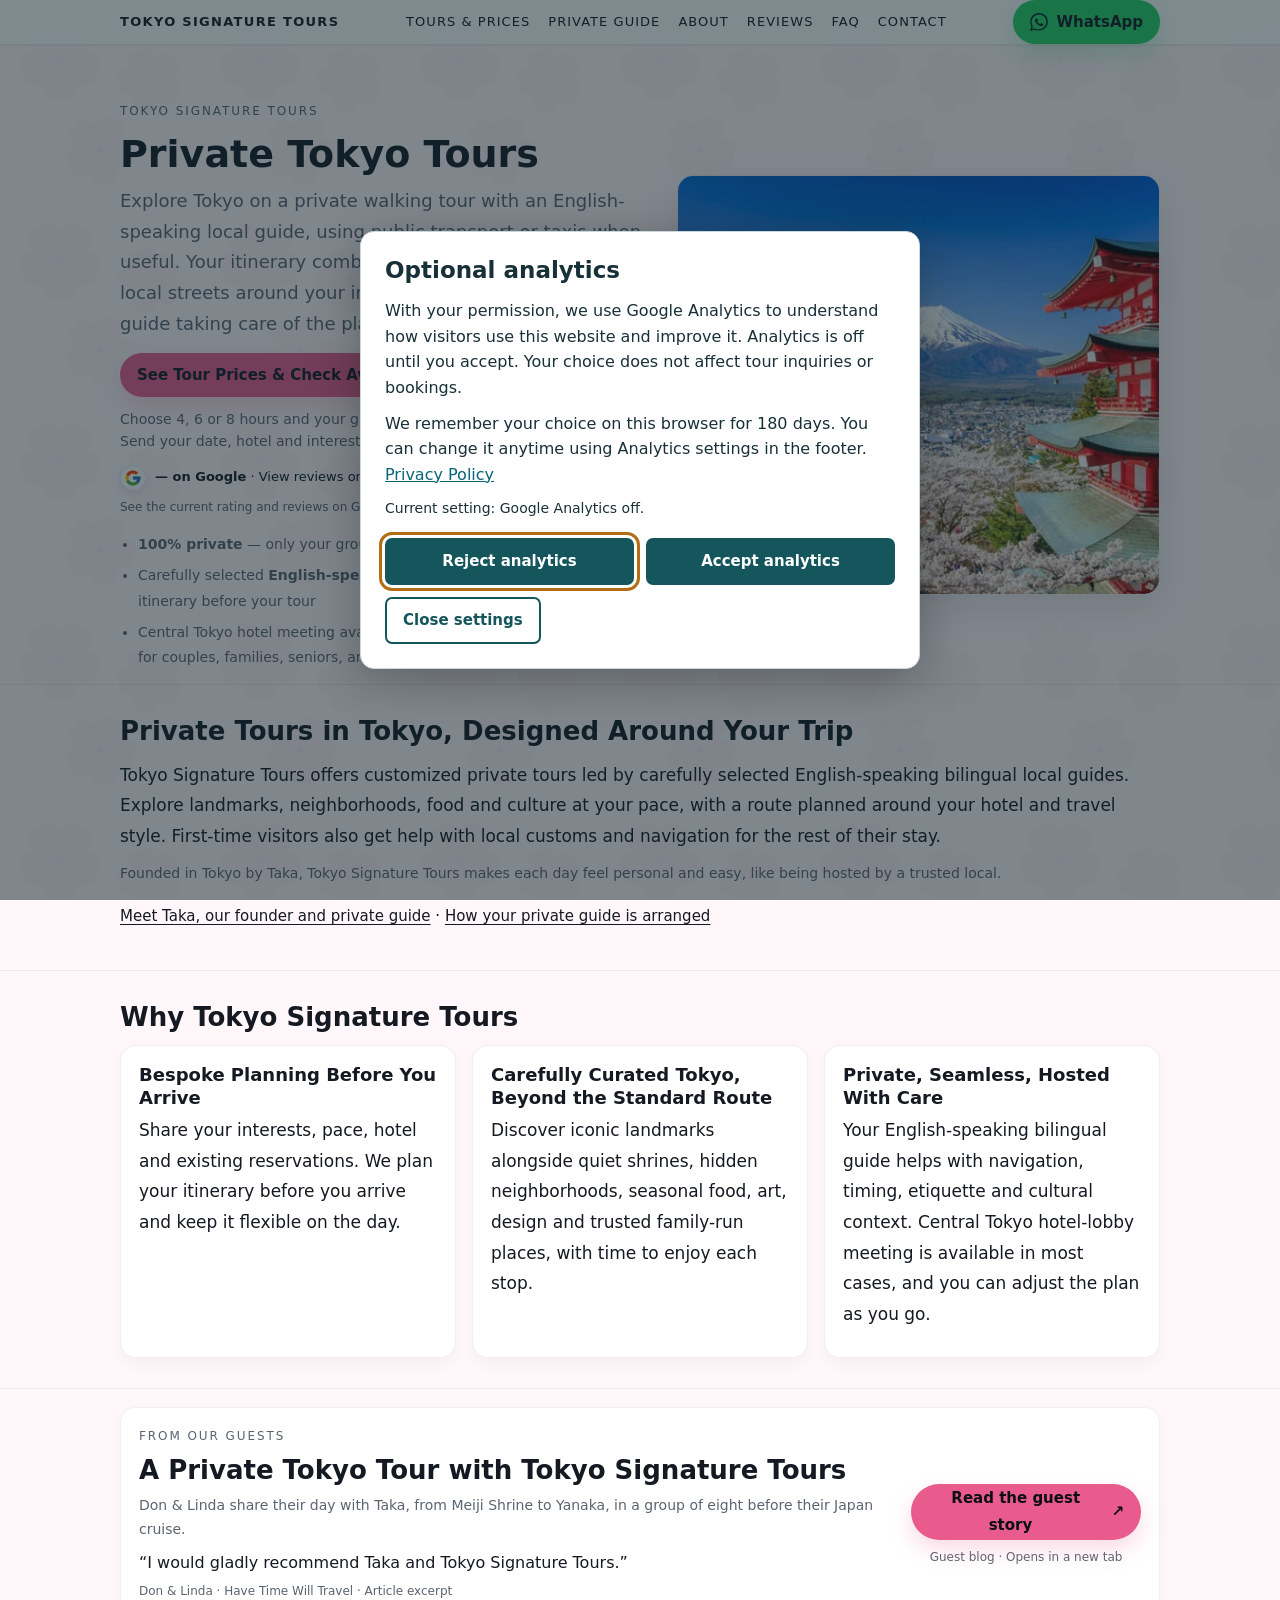
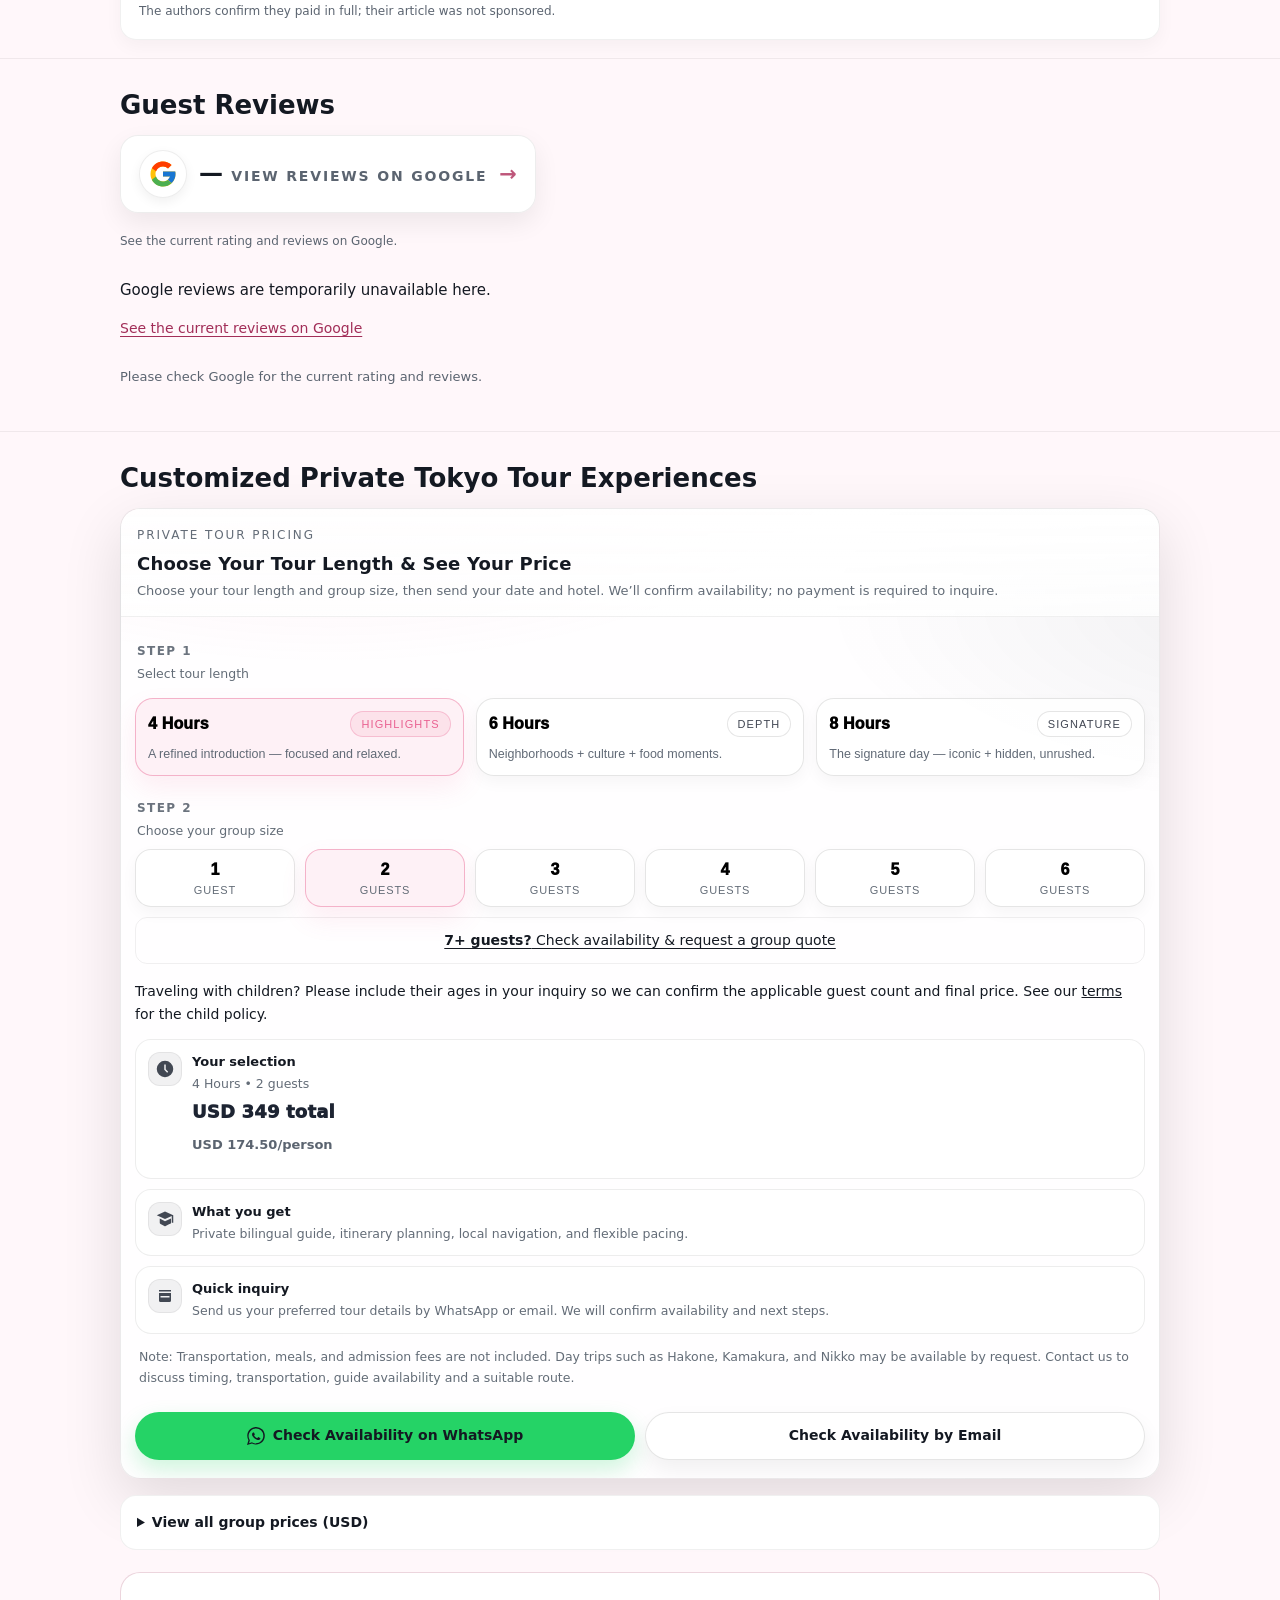
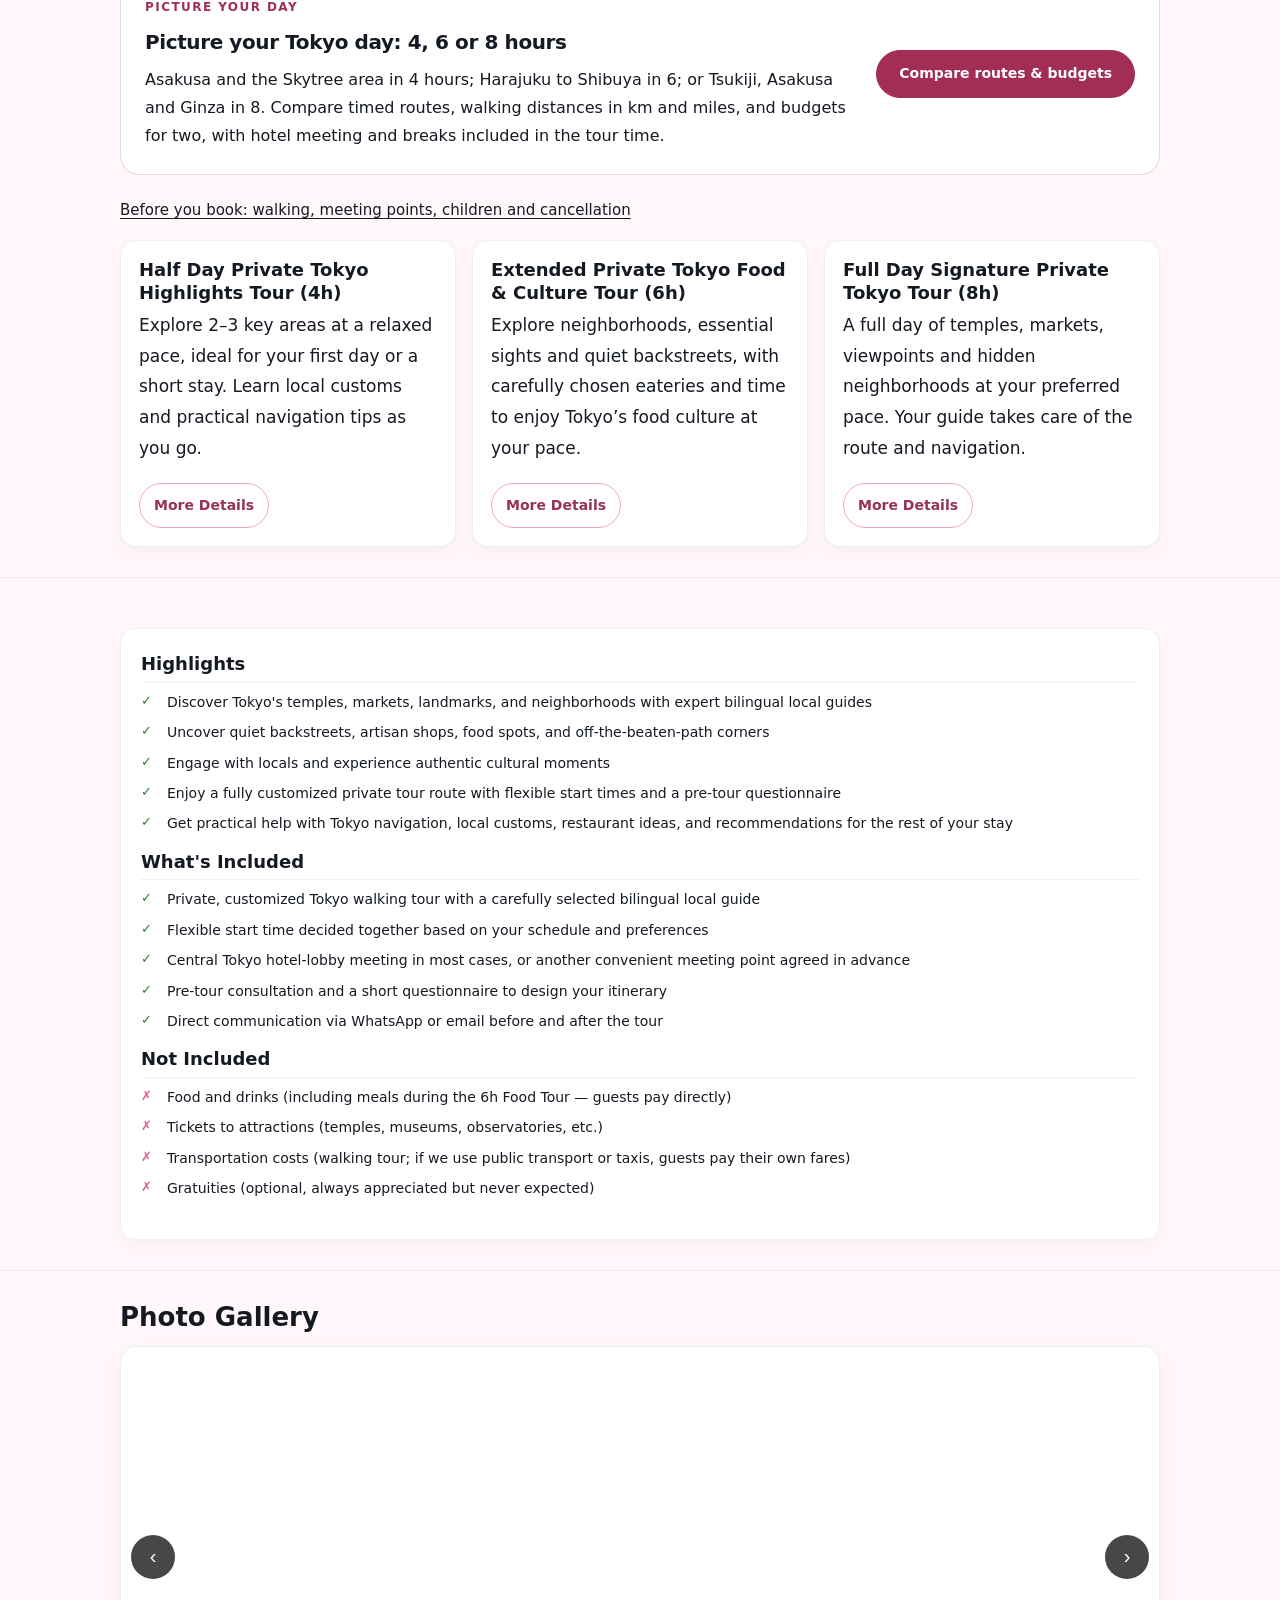
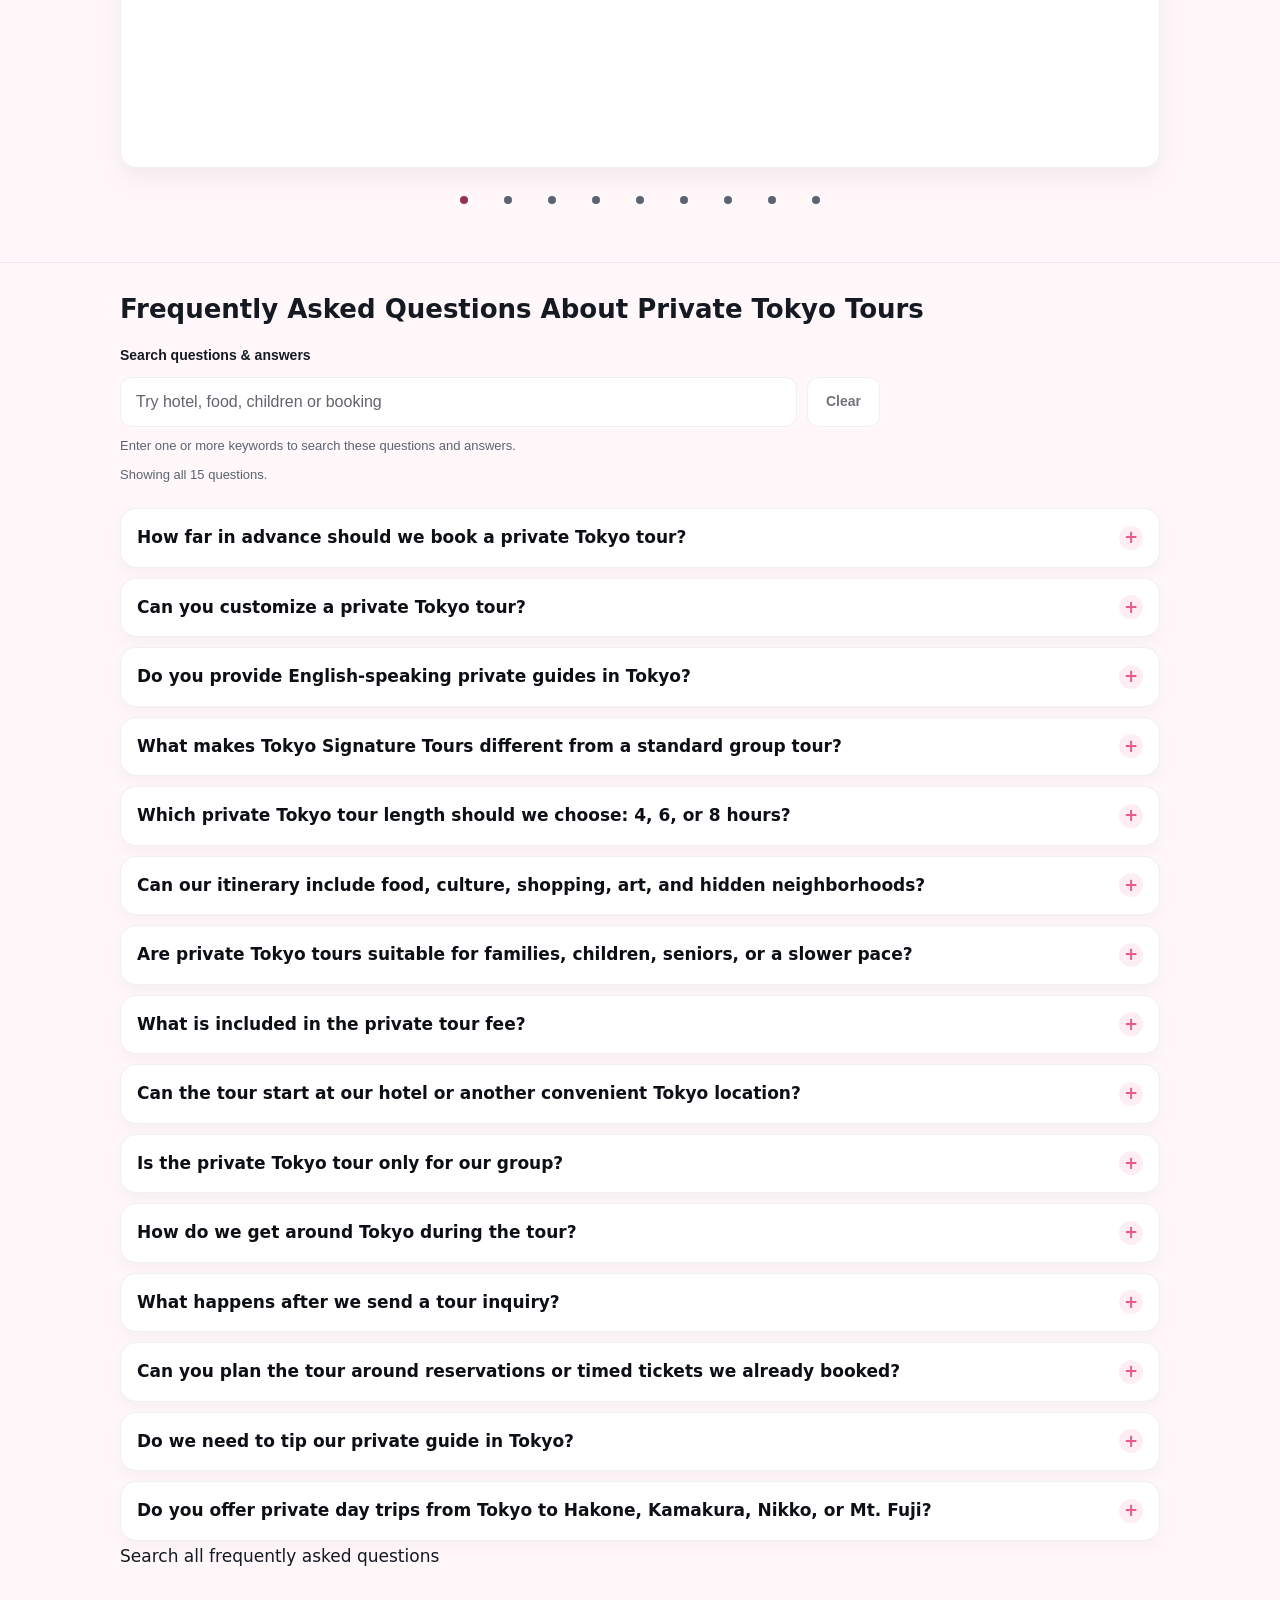
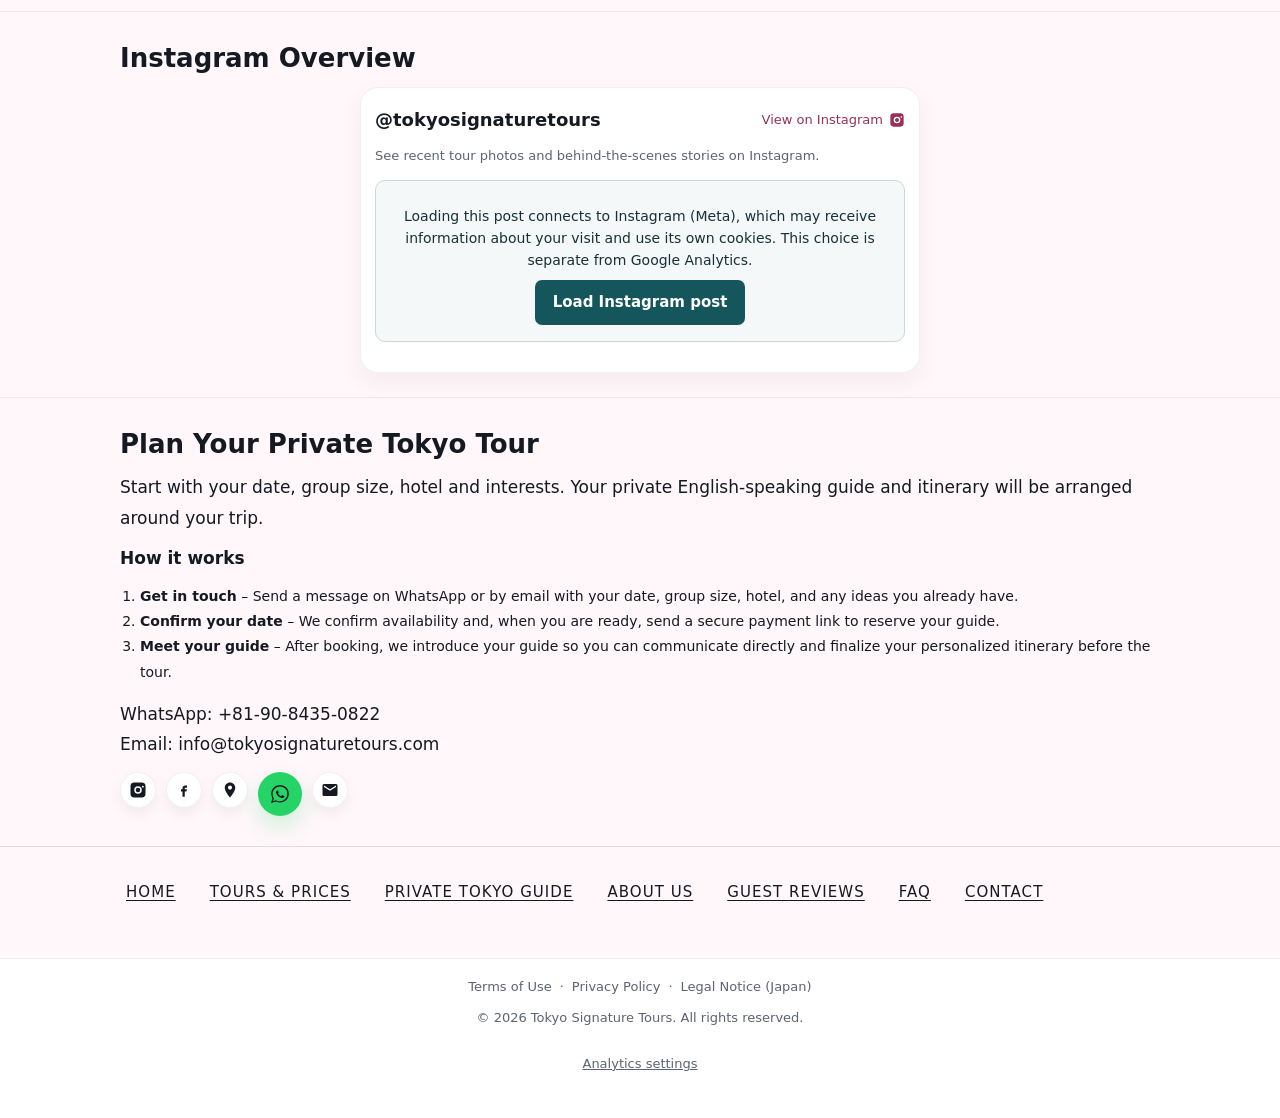
<file: index.html>
<!DOCTYPE html>
<html lang="en">
<head>
  <meta charset="utf-8" />
<script src="/assets/consent.js?v=20261119-consent" data-tst-analytics-page="true" defer></script>
  <meta name="viewport" content="width=device-width, initial-scale=1, viewport-fit=cover" />
  <title>Private Tokyo Tours &amp; English-Speaking Guides | Tokyo Signature Tours</title>
<link rel="canonical" href="https://tokyosignaturetours.com/" />
<link rel="icon" type="image/png" sizes="512x512" href="/favicon.png" />
<meta property="og:title" content="Private Tokyo Tours &amp; English-Speaking Guides | Tokyo Signature Tours" />
<meta property="og:description" content="Private Tokyo walking tours with an English-speaking guide. Choose 4, 6 or 8 hours. From USD 349 total for 2 guests (4 hours); transport and tickets extra." />
<meta property="og:type" content="website" />
<meta property="og:url" content="https://tokyosignaturetours.com/" />
<meta property="og:site_name" content="Tokyo Signature Tours" />
<meta property="og:locale" content="en_US" />
<meta property="og:image" content="https://tokyosignaturetours.com/tokyo-signature-tours-og-image.jpg" />
<meta property="og:image:type" content="image/jpeg" />
<meta property="og:image:width" content="1200" />
<meta property="og:image:height" content="630" />
<meta property="og:image:alt" content="Tokyo Signature Tours title over cherry blossoms, a red pagoda and a snow-capped mountain" />
<meta name="twitter:card" content="summary_large_image" />
<meta name="twitter:title" content="Private Tokyo Tours &amp; English-Speaking Guides | Tokyo Signature Tours" />
<meta name="twitter:description" content="Private Tokyo walking tours with an English-speaking guide. Choose 4, 6 or 8 hours. From USD 349 total for 2 guests (4 hours); transport and tickets extra." />
<meta name="twitter:image" content="https://tokyosignaturetours.com/tokyo-signature-tours-og-image.jpg" />
<meta name="twitter:image:alt" content="Tokyo Signature Tours title over cherry blossoms, a red pagoda and a snow-capped mountain" />
  <meta name="description" content="Private Tokyo walking tours with an English-speaking guide. Choose 4, 6 or 8 hours. From USD 349 total for 2 guests (4 hours); transport and tickets extra." />
  <meta name="format-detection" content="telephone=no" />
  <meta name="robots" content="index,follow,max-image-preview:large,max-snippet:-1,max-video-preview:-1" />

 <!-- JSON-LD (SEO / AI Search Optimization) -->
<script type="application/ld+json">
{
  "@context": "https://schema.org",
  "@graph": [
    {
      "@type": "LocalBusiness",
      "@id": "https://tokyosignaturetours.com/#organization",
      "name": "Tokyo Signature Tours",
      "url": "https://tokyosignaturetours.com/",
      "description": "Tokyo Signature Tours offers customized private Tokyo tours with carefully selected English-speaking bilingual local guides, itinerary planning and flexible pacing for couples, families, first-time visitors, seniors and small private groups.",
      "image": "https://tokyosignaturetours.com/tokyo-signature-tours-og-image.jpg",
      "areaServed": {
        "@type": "City",
        "name": "Tokyo"
      },
      "telephone": "+81-90-8435-0822",
      "email": "info@tokyosignaturetours.com",
      "priceRange": "USD 269–799 per private Tokyo group (1–6 guests)",
      "sameAs": [
        "https://www.instagram.com/tokyosignaturetours/",
        "https://www.facebook.com/profile.php?id=61580978236755",
        "https://www.google.com/maps/place/Tokyo+Signature+Tours+%7C+Private+Tokyo+Tours/@35.701622,139.6885977,14z/data=!3m1!4b1!4m6!3m5!1s0x2ae76d89645afc83:0x968877d08d9a25e1!8m2!3d35.7015889!4d139.7091972!16s%2Fg%2F11yrbvflx0"
      ],
      "address": {
        "@type": "PostalAddress",
        "addressLocality": "Tokyo",
        "addressCountry": "JP"
      },
      "hasMap": "https://www.google.com/maps/place/Tokyo+Signature+Tours+%7C+Private+Tokyo+Tours/@35.701622,139.6885977,14z/data=!3m1!4b1!4m6!3m5!1s0x2ae76d89645afc83:0x968877d08d9a25e1!8m2!3d35.7015889!4d139.7091972!16s%2Fg%2F11yrbvflx0",
      "identifier": {
        "@type": "PropertyValue",
        "propertyID": "Google Place ID",
        "value": "ChIJg_xaZIlt5yoR4SWajdB3iJY"
      },
      "founder": {
        "@type": "Person",
        "@id": "https://tokyosignaturetours.com/about.html#taka",
        "name": "Taka",
        "alternateName": "Hyangmoon Huh",
        "jobTitle": "Founder"
      },
      "contactPoint": {
        "@type": "ContactPoint",
        "contactType": "customer service",
        "telephone": "+81-90-8435-0822",
        "email": "info@tokyosignaturetours.com",
        "availableLanguage": [
          "English",
          "Japanese"
        ]
      }
    },
    {
      "@type": "WebSite",
      "@id": "https://tokyosignaturetours.com/#website",
      "url": "https://tokyosignaturetours.com/",
      "name": "Tokyo Signature Tours",
      "inLanguage": "en",
      "publisher": {
        "@id": "https://tokyosignaturetours.com/#organization"
      }
    },
    {
      "@type": "Service",
      "@id": "https://tokyosignaturetours.com/#private-tokyo-tour-service",
      "name": "Private Tokyo Tours with English-Speaking Local Guides",
      "serviceType": "Private customized Tokyo walking tours with English-speaking local guides",
      "provider": {
        "@id": "https://tokyosignaturetours.com/#organization"
      },
      "areaServed": {
        "@type": "City",
        "name": "Tokyo"
      },
      "audience": {
        "@type": "Audience",
        "audienceType": "English-speaking couples, families, first-time visitors, seniors, and small private groups visiting Tokyo"
      },
      "description": "Private Tokyo tours with English-speaking local guides, customized itineraries, central Tokyo hotel meeting when available, local navigation, cultural context, food recommendations, and flexible pacing.",
      "hasOfferCatalog": {
        "@id": "https://tokyosignaturetours.com/#tour-options"
      },
      "url": "https://tokyosignaturetours.com/#tours",
      "mainEntityOfPage": {
        "@id": "https://tokyosignaturetours.com/#webpage"
      }
    },
    {
      "@type": "FAQPage",
      "@id": "https://tokyosignaturetours.com/#faq",
      "url": "https://tokyosignaturetours.com/#faq",
      "isPartOf": {
        "@id": "https://tokyosignaturetours.com/#webpage"
      },
      "mainEntity": [
        {
          "@type": "Question",
          "name": "How far in advance should we book a private Tokyo tour?",
          "acceptedAnswer": {
            "@type": "Answer",
            "text": "We recommend booking 2–4 weeks ahead, especially during cherry blossom season, autumn and holidays, so we can plan your itinerary and match you with a suitable bilingual local guide. If your visit is sooner, contact us to check guide availability."
          },
          "@id": "https://tokyosignaturetours.com/#home-faq-1"
        },
        {
          "@type": "Question",
          "name": "Can you customize a private Tokyo tour?",
          "acceptedAnswer": {
            "@type": "Answer",
            "text": "Yes. We plan around your interests, pace, travel style, food preferences and must-see places, with flexibility on the day."
          },
          "@id": "https://tokyosignaturetours.com/#home-faq-2"
        },
        {
          "@type": "Question",
          "name": "Do you provide English-speaking private guides in Tokyo?",
          "acceptedAnswer": {
            "@type": "Answer",
            "text": "Yes. Our carefully selected bilingual local guides provide English support, cultural insights, local recommendations and help with navigation throughout your tour."
          },
          "@id": "https://tokyosignaturetours.com/#home-faq-3"
        },
        {
          "@type": "Question",
          "name": "What makes Tokyo Signature Tours different from a standard group tour?",
          "acceptedAnswer": {
            "@type": "Answer",
            "text": "Your tour is private and personalized, without a fixed group route. Your guide can adjust the pace, stops and timing around you."
          },
          "@id": "https://tokyosignaturetours.com/#home-faq-4"
        },
        {
          "@type": "Question",
          "name": "Which private Tokyo tour length should we choose: 4, 6, or 8 hours?",
          "acceptedAnswer": {
            "@type": "Answer",
            "text": "Choose 4 hours for an introduction, 6 hours for neighborhoods, food and culture, or 8 hours for iconic sights and hidden local areas at a relaxed pace."
          },
          "@id": "https://tokyosignaturetours.com/#home-faq-5"
        },
        {
          "@type": "Question",
          "name": "Can our itinerary include food, culture, shopping, art, and hidden neighborhoods?",
          "acceptedAnswer": {
            "@type": "Answer",
            "text": "Yes. We can include food, temples, shopping, art, design, family-friendly stops, seasonal places and hidden neighborhoods."
          },
          "@id": "https://tokyosignaturetours.com/#home-faq-6"
        },
        {
          "@type": "Question",
          "name": "Are private Tokyo tours suitable for families, children, seniors, or a slower pace?",
          "acceptedAnswer": {
            "@type": "Answer",
            "text": "We can discuss family-friendly stops, shorter walking distances, more breaks and transport options before booking. Tell us about mobility limitations, wheelchair or stroller use so we can assess your itinerary. Some routes include stairs, steps and crowds and may not be suitable for wheelchairs or strollers."
          },
          "@id": "https://tokyosignaturetours.com/#home-faq-7"
        },
        {
          "@type": "Question",
          "name": "What is included in the private tour fee?",
          "acceptedAnswer": {
            "@type": "Answer",
            "text": "Private guiding, itinerary planning, bilingual language support and local navigation are included. Guests pay separately for transportation, meals, drinks and attraction tickets."
          },
          "@id": "https://tokyosignaturetours.com/#home-faq-8"
        },
        {
          "@type": "Question",
          "name": "Can the tour start at our hotel or another convenient Tokyo location?",
          "acceptedAnswer": {
            "@type": "Answer",
            "text": "Yes, in most cases. We confirm a meeting point at your central Tokyo hotel lobby, a convenient station or a landmark before the tour."
          },
          "@id": "https://tokyosignaturetours.com/#home-faq-9"
        },
        {
          "@type": "Question",
          "name": "Is the private Tokyo tour only for our group?",
          "acceptedAnswer": {
            "@type": "Answer",
            "text": "Yes. Only your group and your guide participate, with stops, timing and pace adjusted around you."
          },
          "@id": "https://tokyosignaturetours.com/#home-faq-10"
        },
        {
          "@type": "Question",
          "name": "How do we get around Tokyo during the tour?",
          "acceptedAnswer": {
            "@type": "Answer",
            "text": "Most tours combine walking and public transport, with local taxis when useful. Your guide helps plan the route and navigate stations."
          },
          "@id": "https://tokyosignaturetours.com/#home-faq-11"
        },
        {
          "@type": "Question",
          "name": "What happens after we send a tour inquiry?",
          "acceptedAnswer": {
            "@type": "Answer",
            "text": "We confirm your date, group size and guide availability, then send a secure payment link when you are ready to book. After confirmation, we introduce your guide to finalize the itinerary together."
          },
          "@id": "https://tokyosignaturetours.com/#home-faq-12"
        },
        {
          "@type": "Question",
          "name": "Can you plan the tour around reservations or timed tickets we already booked?",
          "acceptedAnswer": {
            "@type": "Answer",
            "text": "Yes. Share your teamLab, SHIBUYA SKY, restaurant, museum or other timed bookings. We can plan around them when the schedule and locations allow."
          },
          "@id": "https://tokyosignaturetours.com/#home-faq-13"
        },
        {
          "@type": "Question",
          "name": "Do we need to tip our private guide in Tokyo?",
          "acceptedAnswer": {
            "@type": "Answer",
            "text": "No. Tips are optional and never expected, but always appreciated for an exceptional experience."
          },
          "@id": "https://tokyosignaturetours.com/#home-faq-14"
        },
        {
          "@type": "Question",
          "name": "Do you offer private day trips from Tokyo to Hakone, Kamakura, Nikko, or Mt. Fuji?",
          "acceptedAnswer": {
            "@type": "Answer",
            "text": "Private day trips to Hakone, Kamakura, Nikko or Mt. Fuji may be available by request. We discuss timing, transportation, guide availability and a suitable route with you."
          },
          "@id": "https://tokyosignaturetours.com/#home-faq-15"
        }
      ],
      "inLanguage": "en"
    },
    {
      "@type": "WebPage",
      "@id": "https://tokyosignaturetours.com/#webpage",
      "url": "https://tokyosignaturetours.com/",
      "name": "Private Tokyo Tours & English-Speaking Guides | Tokyo Signature Tours",
      "description": "Private Tokyo walking tours with an English-speaking guide. Choose 4, 6 or 8 hours. From USD 349 total for 2 guests (4 hours); transport and tickets extra.",
      "inLanguage": "en",
      "isPartOf": {
        "@id": "https://tokyosignaturetours.com/#website"
      },
      "about": {
        "@id": "https://tokyosignaturetours.com/#organization"
      },
      "mainEntity": {
        "@id": "https://tokyosignaturetours.com/#private-tokyo-tour-service"
      },
      "dateModified": "2026-11-19",
      "hasPart": {
        "@id": "https://tokyosignaturetours.com/#faq"
      },
      "primaryImageOfPage": {
        "@type": "ImageObject",
        "url": "https://tokyosignaturetours.com/tokyo-signature-tours-og-image.jpg"
      },
      "citation": "https://havetimewilltravel.com/private-tokyo-tour-with-taka/",
      "publisher": {
        "@id": "https://tokyosignaturetours.com/#organization"
      }
    },
    {
      "@type": "Service",
      "@id": "https://tokyosignaturetours.com/#tour-4h",
      "name": "4-hour private Tokyo tour",
      "serviceType": "Private customized Tokyo walking tour",
      "provider": {
        "@id": "https://tokyosignaturetours.com/#organization"
      },
      "areaServed": {
        "@type": "City",
        "name": "Tokyo"
      },
      "url": "https://tokyosignaturetours.com/#tour-4h",
      "description": "Explore 2–3 key areas with an English-speaking local guide at a relaxed pace."
    },
    {
      "@type": "Service",
      "@id": "https://tokyosignaturetours.com/#tour-6h",
      "name": "6-hour private Tokyo tour",
      "serviceType": "Private customized Tokyo walking tour",
      "provider": {
        "@id": "https://tokyosignaturetours.com/#organization"
      },
      "areaServed": {
        "@type": "City",
        "name": "Tokyo"
      },
      "url": "https://tokyosignaturetours.com/#tour-6h",
      "description": "Explore neighborhoods, food culture, essential sights and local backstreets with an English-speaking local guide."
    },
    {
      "@type": "Service",
      "@id": "https://tokyosignaturetours.com/#tour-8h",
      "name": "8-hour private Tokyo tour",
      "serviceType": "Private customized Tokyo walking tour",
      "provider": {
        "@id": "https://tokyosignaturetours.com/#organization"
      },
      "areaServed": {
        "@type": "City",
        "name": "Tokyo"
      },
      "url": "https://tokyosignaturetours.com/#tour-8h",
      "description": "A full day of temples, markets, viewpoints and hidden neighborhoods with an English-speaking local guide."
    },
    {
      "@type": "OfferCatalog",
      "@id": "https://tokyosignaturetours.com/#tour-options",
      "name": "Private Tokyo tour estimates by duration and group size",
      "url": "https://tokyosignaturetours.com/#tour-options",
      "numberOfItems": 18,
      "itemListElement": [
        {
          "@type": "Offer",
          "name": "4-hour private Tokyo tour for 1 guest — group total",
          "price": 269,
          "priceCurrency": "USD",
          "url": "https://tokyosignaturetours.com/#tour-options",
          "seller": {
            "@id": "https://tokyosignaturetours.com/#organization"
          },
          "itemOffered": {
            "@id": "https://tokyosignaturetours.com/#tour-4h"
          },
          "description": "Estimated total for the stated private group size. Meals, drinks, transportation and admission tickets are extra; gratuities are optional. Confirm availability and the final price before payment."
        },
        {
          "@type": "Offer",
          "name": "4-hour private Tokyo tour for 2 guests — group total",
          "price": 349,
          "priceCurrency": "USD",
          "url": "https://tokyosignaturetours.com/#tour-options",
          "seller": {
            "@id": "https://tokyosignaturetours.com/#organization"
          },
          "itemOffered": {
            "@id": "https://tokyosignaturetours.com/#tour-4h"
          },
          "description": "Estimated total for the stated private group size. Meals, drinks, transportation and admission tickets are extra; gratuities are optional. Confirm availability and the final price before payment."
        },
        {
          "@type": "Offer",
          "name": "4-hour private Tokyo tour for 3 guests — group total",
          "price": 399,
          "priceCurrency": "USD",
          "url": "https://tokyosignaturetours.com/#tour-options",
          "seller": {
            "@id": "https://tokyosignaturetours.com/#organization"
          },
          "itemOffered": {
            "@id": "https://tokyosignaturetours.com/#tour-4h"
          },
          "description": "Estimated total for the stated private group size. Meals, drinks, transportation and admission tickets are extra; gratuities are optional. Confirm availability and the final price before payment."
        },
        {
          "@type": "Offer",
          "name": "4-hour private Tokyo tour for 4 guests — group total",
          "price": 449,
          "priceCurrency": "USD",
          "url": "https://tokyosignaturetours.com/#tour-options",
          "seller": {
            "@id": "https://tokyosignaturetours.com/#organization"
          },
          "itemOffered": {
            "@id": "https://tokyosignaturetours.com/#tour-4h"
          },
          "description": "Estimated total for the stated private group size. Meals, drinks, transportation and admission tickets are extra; gratuities are optional. Confirm availability and the final price before payment."
        },
        {
          "@type": "Offer",
          "name": "4-hour private Tokyo tour for 5 guests — group total",
          "price": 499,
          "priceCurrency": "USD",
          "url": "https://tokyosignaturetours.com/#tour-options",
          "seller": {
            "@id": "https://tokyosignaturetours.com/#organization"
          },
          "itemOffered": {
            "@id": "https://tokyosignaturetours.com/#tour-4h"
          },
          "description": "Estimated total for the stated private group size. Meals, drinks, transportation and admission tickets are extra; gratuities are optional. Confirm availability and the final price before payment."
        },
        {
          "@type": "Offer",
          "name": "4-hour private Tokyo tour for 6 guests — group total",
          "price": 549,
          "priceCurrency": "USD",
          "url": "https://tokyosignaturetours.com/#tour-options",
          "seller": {
            "@id": "https://tokyosignaturetours.com/#organization"
          },
          "itemOffered": {
            "@id": "https://tokyosignaturetours.com/#tour-4h"
          },
          "description": "Estimated total for the stated private group size. Meals, drinks, transportation and admission tickets are extra; gratuities are optional. Confirm availability and the final price before payment."
        },
        {
          "@type": "Offer",
          "name": "6-hour private Tokyo tour for 1 guest — group total",
          "price": 399,
          "priceCurrency": "USD",
          "url": "https://tokyosignaturetours.com/#tour-options",
          "seller": {
            "@id": "https://tokyosignaturetours.com/#organization"
          },
          "itemOffered": {
            "@id": "https://tokyosignaturetours.com/#tour-6h"
          },
          "description": "Estimated total for the stated private group size. Meals, drinks, transportation and admission tickets are extra; gratuities are optional. Confirm availability and the final price before payment."
        },
        {
          "@type": "Offer",
          "name": "6-hour private Tokyo tour for 2 guests — group total",
          "price": 499,
          "priceCurrency": "USD",
          "url": "https://tokyosignaturetours.com/#tour-options",
          "seller": {
            "@id": "https://tokyosignaturetours.com/#organization"
          },
          "itemOffered": {
            "@id": "https://tokyosignaturetours.com/#tour-6h"
          },
          "description": "Estimated total for the stated private group size. Meals, drinks, transportation and admission tickets are extra; gratuities are optional. Confirm availability and the final price before payment."
        },
        {
          "@type": "Offer",
          "name": "6-hour private Tokyo tour for 3 guests — group total",
          "price": 549,
          "priceCurrency": "USD",
          "url": "https://tokyosignaturetours.com/#tour-options",
          "seller": {
            "@id": "https://tokyosignaturetours.com/#organization"
          },
          "itemOffered": {
            "@id": "https://tokyosignaturetours.com/#tour-6h"
          },
          "description": "Estimated total for the stated private group size. Meals, drinks, transportation and admission tickets are extra; gratuities are optional. Confirm availability and the final price before payment."
        },
        {
          "@type": "Offer",
          "name": "6-hour private Tokyo tour for 4 guests — group total",
          "price": 609,
          "priceCurrency": "USD",
          "url": "https://tokyosignaturetours.com/#tour-options",
          "seller": {
            "@id": "https://tokyosignaturetours.com/#organization"
          },
          "itemOffered": {
            "@id": "https://tokyosignaturetours.com/#tour-6h"
          },
          "description": "Estimated total for the stated private group size. Meals, drinks, transportation and admission tickets are extra; gratuities are optional. Confirm availability and the final price before payment."
        },
        {
          "@type": "Offer",
          "name": "6-hour private Tokyo tour for 5 guests — group total",
          "price": 659,
          "priceCurrency": "USD",
          "url": "https://tokyosignaturetours.com/#tour-options",
          "seller": {
            "@id": "https://tokyosignaturetours.com/#organization"
          },
          "itemOffered": {
            "@id": "https://tokyosignaturetours.com/#tour-6h"
          },
          "description": "Estimated total for the stated private group size. Meals, drinks, transportation and admission tickets are extra; gratuities are optional. Confirm availability and the final price before payment."
        },
        {
          "@type": "Offer",
          "name": "6-hour private Tokyo tour for 6 guests — group total",
          "price": 709,
          "priceCurrency": "USD",
          "url": "https://tokyosignaturetours.com/#tour-options",
          "seller": {
            "@id": "https://tokyosignaturetours.com/#organization"
          },
          "itemOffered": {
            "@id": "https://tokyosignaturetours.com/#tour-6h"
          },
          "description": "Estimated total for the stated private group size. Meals, drinks, transportation and admission tickets are extra; gratuities are optional. Confirm availability and the final price before payment."
        },
        {
          "@type": "Offer",
          "name": "8-hour private Tokyo tour for 1 guest — group total",
          "price": 499,
          "priceCurrency": "USD",
          "url": "https://tokyosignaturetours.com/#tour-options",
          "seller": {
            "@id": "https://tokyosignaturetours.com/#organization"
          },
          "itemOffered": {
            "@id": "https://tokyosignaturetours.com/#tour-8h"
          },
          "description": "Estimated total for the stated private group size. Meals, drinks, transportation and admission tickets are extra; gratuities are optional. Confirm availability and the final price before payment."
        },
        {
          "@type": "Offer",
          "name": "8-hour private Tokyo tour for 2 guests — group total",
          "price": 599,
          "priceCurrency": "USD",
          "url": "https://tokyosignaturetours.com/#tour-options",
          "seller": {
            "@id": "https://tokyosignaturetours.com/#organization"
          },
          "itemOffered": {
            "@id": "https://tokyosignaturetours.com/#tour-8h"
          },
          "description": "Estimated total for the stated private group size. Meals, drinks, transportation and admission tickets are extra; gratuities are optional. Confirm availability and the final price before payment."
        },
        {
          "@type": "Offer",
          "name": "8-hour private Tokyo tour for 3 guests — group total",
          "price": 649,
          "priceCurrency": "USD",
          "url": "https://tokyosignaturetours.com/#tour-options",
          "seller": {
            "@id": "https://tokyosignaturetours.com/#organization"
          },
          "itemOffered": {
            "@id": "https://tokyosignaturetours.com/#tour-8h"
          },
          "description": "Estimated total for the stated private group size. Meals, drinks, transportation and admission tickets are extra; gratuities are optional. Confirm availability and the final price before payment."
        },
        {
          "@type": "Offer",
          "name": "8-hour private Tokyo tour for 4 guests — group total",
          "price": 699,
          "priceCurrency": "USD",
          "url": "https://tokyosignaturetours.com/#tour-options",
          "seller": {
            "@id": "https://tokyosignaturetours.com/#organization"
          },
          "itemOffered": {
            "@id": "https://tokyosignaturetours.com/#tour-8h"
          },
          "description": "Estimated total for the stated private group size. Meals, drinks, transportation and admission tickets are extra; gratuities are optional. Confirm availability and the final price before payment."
        },
        {
          "@type": "Offer",
          "name": "8-hour private Tokyo tour for 5 guests — group total",
          "price": 749,
          "priceCurrency": "USD",
          "url": "https://tokyosignaturetours.com/#tour-options",
          "seller": {
            "@id": "https://tokyosignaturetours.com/#organization"
          },
          "itemOffered": {
            "@id": "https://tokyosignaturetours.com/#tour-8h"
          },
          "description": "Estimated total for the stated private group size. Meals, drinks, transportation and admission tickets are extra; gratuities are optional. Confirm availability and the final price before payment."
        },
        {
          "@type": "Offer",
          "name": "8-hour private Tokyo tour for 6 guests — group total",
          "price": 799,
          "priceCurrency": "USD",
          "url": "https://tokyosignaturetours.com/#tour-options",
          "seller": {
            "@id": "https://tokyosignaturetours.com/#organization"
          },
          "itemOffered": {
            "@id": "https://tokyosignaturetours.com/#tour-8h"
          },
          "description": "Estimated total for the stated private group size. Meals, drinks, transportation and admission tickets are extra; gratuities are optional. Confirm availability and the final price before payment."
        }
      ]
    }
  ]
}
</script>

  <style>
    /* ==========================================================
       THEME
       ========================================================== */
    :root{
      --bg:#fff7fa;
      --panel:#ffffff;
      --text:#141922;
      --muted:#5b6470;
      --line:rgba(0,0,0,.06);
      --accent:#e85b8c;
      --header:rgba(255,255,255,.92);

      --ink:#0c0f14;
      --shadow: 0 12px 34px rgba(0,0,0,.10);
      --shadow2: 0 20px 60px rgba(0,0,0,.12);

      --hero-pattern:url('data:image/svg+xml;utf8,<svg xmlns="http://www.w3.org/2000/svg" width="200" height="200" viewBox="0 0 200 200"><g opacity="0.8"><g transform="translate(60,60) scale(0.7)"><path d="M0,-40 C 12,-60 26,-60 36,-40 C 28,-20 12,-8 0,0 C -12,-8 -28,-20 -36,-40 C -26,-60 -12,-60 0,-40 Z" fill="%23f9cdda"/><path d="M0,-40 C 12,-60 26,-60 36,-40 C 28,-20 12,-8 0,0 C -12,-8 -28,-20 -36,-40 C -26,-60 -12,-60 0,-40 Z" fill="%23f9cdda" transform="rotate(72)"/><path d="M0,-40 C 12,-60 26,-60 36,-40 C 28,-20 12,-8 0,0 C -12,-8 -28,-20 -36,-40 C -26,-60 -12,-60 0,-40 Z" fill="%23f9cdda" transform="rotate(144)"/><path d="M0,-40 C 12,-60 26,-60 36,-40 C 28,-20 12,-8 0,0 C -12,-8 -28,-20 -36,-40 C -26,-60 -12,-60 0,-40 Z" fill="%23f9cdda" transform="rotate(216)"/><path d="M0,-40 C 12,-60 26,-60 36,-40 C 28,-20 12,-8 0,0 C -12,-8 -28,-20 -36,-40 C -26,-60 -12,-60 0,-40 Z" fill="%23f9cdda" transform="rotate(288)"/><circle r="6" fill="%23e88ab5"/></g><g transform="translate(150,80) scale(0.55) rotate(15)"><path d="M0,-40 C 12,-60 26,-60 36,-40 C 28,-20 12,-8 0,0 C -12,-8 -28,-20 -36,-40 C -26,-60 -12,-60 0,-40 Z" fill="%23f9cdda"/><path d="M0,-40 C 12,-60 26,-60 36,-40 C 28,-20 12,-8 0,0 C -12,-8 -28,-20 -36,-40 C -26,-60 -12,-60 0,-40 Z" fill="%23f9cdda" transform="rotate(72)"/><path d="M0,-40 C 12,-60 26,-60 36,-40 C 28,-20 12,-8 0,0 C -12,-8 -28,-20 -36,-40 C -26,-60 -12,-60 0,-40 Z" fill="%23f9cdda" transform="rotate(144)"/><path d="M0,-40 C 12,-60 26,-60 36,-40 C 28,-20 12,-8 0,0 C -12,-8 -28,-20 -36,-40 C -26,-60 -12,-60 0,-40 Z" fill="%23f9cdda" transform="rotate(216)"/><path d="M0,-40 C 12,-60 26,-60 36,-40 C 28,-20 12,-8 0,0 C -12,-8 -28,-20 -36,-40 C -26,-60 -12,-60 0,-40 Z" fill="%23f9cdda" transform="rotate(288)"/><circle r="5" fill="%23e88ab5"/></g><g transform="translate(100,150) scale(0.6) rotate(-10)"><path d="M0,-40 C 12,-60 26,-60 36,-40 C 28,-20 12,-8 0,0 C -12,-8 -28,-20 -36,-40 C -26,-60 -12,-60 0,-40 Z" fill="%23f9cdda"/><path d="M0,-40 C 12,-60 26,-60 36,-40 C 28,-20 12,-8 0,0 C -12,-8 -28,-20 -36,-40 C -26,-60 -12,-60 0,-40 Z" fill="%23f9cdda" transform="rotate(72)"/><path d="M0,-40 C 12,-60 26,-60 36,-40 C 28,-20 12,-8 0,0 C -12,-8 -28,-20 -36,-40 C -26,-60 -12,-60 0,-40 Z" fill="%23f9cdda" transform="rotate(144)"/><path d="M0,-40 C 12,-60 26,-60 36,-40 C 28,-20 12,-8 0,0 C -12,-8 -28,-20 -36,-40 C -26,-60 -12,-60 0,-40 Z" fill="%23f9cdda" transform="rotate(216)"/><path d="M0,-40 C 12,-60 26,-60 36,-40 C 28,-20 12,-8 0,0 C -12,-8 -28,-20 -36,-40 C -26,-60 -12,-60 0,-40 Z" fill="%23f9cdda" transform="rotate(288)"/><circle r="5" fill="%23e88ab5"/></g></g></svg>');
    }

    /* ==========================================================
       BASE
       ========================================================== */
    html,body{margin:0}
    body{
      font-family:system-ui,-apple-system,Segoe UI,Roboto,Helvetica,Arial,sans-serif;
      font-size:16px;
      line-height:1.8;
      color:var(--text);
      background:var(--bg);
      -webkit-font-smoothing: antialiased;
      -moz-osx-font-smoothing: grayscale;
    }
    a{color:inherit;text-decoration:none}
    img{max-width:100%;display:block;height:auto}
    .container{max-width:1080px;margin:0 auto;padding:0 16px}

    body::before{
      content:"";
      position:fixed;
      inset:0;
      background-repeat:repeat;
      background-size:200px 200px;
      opacity:.12;
      z-index:-1;
      background-image:var(--hero-pattern);
      pointer-events:none;
    }

    /* focus ring (premium + accessible) */
    :focus-visible{
      outline: 3px solid rgba(232,91,140,.55);
      outline-offset: 2px;
      border-radius: 10px;
    }

    /* ==========================================================
       HEADER & MOBILE MENU (UPGRADED UX)
       ========================================================== */
    header{
      position:sticky;
      top:0;
      background:var(--header);
      backdrop-filter:saturate(120%) blur(12px);
      border-bottom:1px solid var(--line);
      z-index:40;
    }
    .nav{
      display:flex;
      align-items:center;
      justify-content:space-between;
      gap:10px;
      padding:10px 0;
    }
    .brand{
      font-weight:750;
      letter-spacing:0.10em;
      text-transform:uppercase;
      font-size:13px;
    }
    nav{display:none}
    .cta{
      display:inline-flex;
      align-items:center;
      justify-content:center;
      min-height:40px;
      padding:0 16px;
      border-radius:999px;
      background:var(--accent);
      color:#fff;
      font-weight:800;
      font-size:14px;
      box-shadow:0 10px 22px rgba(232,91,140,.22);
      white-space:nowrap;
      border:1px solid rgba(232,91,140,.25);
      transform: translateZ(0);
    }
    .cta:hover{opacity:.96}

    .menu-toggle{
      margin-left:8px;
      width:40px;height:40px;
      border-radius:999px;
      border:1px solid var(--line);
      background:#fff;
      display:flex;
      align-items:center;
      justify-content:center;
      cursor:pointer;
      box-shadow:0 6px 14px rgba(0,0,0,.06);
    }
    .menu-toggle span{
      display:block;
      width:18px;
      height:2px;
      background:var(--text);
      border-radius:999px;
      position:relative;
    }
    .menu-toggle span::before,
    .menu-toggle span::after{
      content:"";
      position:absolute;
      left:0;
      width:18px;height:2px;
      background:var(--text);
      border-radius:999px;
    }
    .menu-toggle span::before{top:-6px}
    .menu-toggle span::after{top:6px}

    /* Layer the mobile menu and backdrop above the sticky site header (40). */
    .menu-backdrop{
      position:fixed;
      inset:0;
      background:rgba(0,0,0,.30);
      opacity:0;
      pointer-events:none;
      transition:opacity .22s ease;
      z-index:41;
      touch-action: manipulation; /* ensure backdrop can always be tapped */
    }
    .side-menu{
      position:fixed;
      top:0; right:0;
      width:304px;
      max-width:88vw;

      /* FIX: use the real mobile viewport and include padding inside height */
      height:100vh;
      height:100dvh;
      max-height:100dvh;
      box-sizing:border-box;

      background:#ffffff;
      box-shadow:-14px 0 40px rgba(0,0,0,.18);
      transform:translateX(102%);
      transition:transform .22s ease;
      z-index:42;
      display:flex;
      flex-direction:column;
      padding:18px 18px calc(18px + env(safe-area-inset-bottom));

      /* FIX: menu content can scroll without hiding the bottom CTA */
      overflow-y:auto;
      -webkit-overflow-scrolling:touch;
    }

    /* FIX: make menu header sticky inside the menu */
    .side-menu header{
      position: sticky;
      top: 0;
      background: #fff;
      z-index: 2;
      border: none;
      padding: 0 0 10px;
    }

    .side-menu-title{
      font-size:13px;
      font-weight:900;
      letter-spacing:0.10em;
      text-transform:uppercase;
    }
    .side-menu-close{
      margin-left:auto;
      border:none;
      background:none;
      font-size:26px;
      cursor:pointer;
      line-height:1;
      padding:6px 10px;
      border-radius:12px;
    }
    .side-menu-close:hover{background:rgba(0,0,0,.04)}
    .side-menu nav{display:block;margin-top:6px}
    .side-menu nav a{
      display:block;
      padding:12px 0;
      border-bottom:1px solid var(--line);
      font-size:14px;
      font-weight:650;
    }
    .side-menu nav a:hover{color:rgba(17,24,39,.92)}
    .side-menu-note{
      margin-top:12px;
      font-size:12px;
      color:var(--muted);
      line-height:1.6;
    }
    .side-menu-actions{
      margin-top:auto;
      padding:14px 0 calc(10px + env(safe-area-inset-bottom));
      border-top:1px solid var(--line);
      display:grid;
      gap:10px;

      /* FIX: keep both CTA buttons visible on Android/iPhone bottom bars */
      position:sticky;
      bottom:0;
      background:linear-gradient(180deg, rgba(255,255,255,.86), #fff 18%);
      z-index:3;
    }
    .side-menu-actions .btn{
      display:flex;
      align-items:center;
      justify-content:center;
      gap:8px;
      min-height:44px;
      border-radius:999px;
      border:1px solid rgba(0,0,0,.10);
      background:#fff;
      font-weight:850;
      font-size:14px;
      cursor:pointer;
      box-shadow:0 10px 22px rgba(0,0,0,.06);
    }
    .side-menu-actions .btn.primary{
      border-color:rgba(232,91,140,.25);
      background:var(--accent);
      color:#fff;
      box-shadow:0 16px 30px rgba(232,91,140,.20);
    }
    .side-menu-actions .btn:hover{opacity:.96}

    body.menu-open .menu-backdrop{opacity:1;pointer-events:auto}
    body.menu-open .side-menu{transform:translateX(0)}

    /* FIX: When menu is open, lock background scroll + hide sticky buy bar (prevents covering menu bottom) */
    body.menu-open{
      overflow:hidden;
      touch-action:none;
    }
    body.menu-open .sticky-buy{
      display:none !important;
    }

    /* ==========================================================
       HERO
       ========================================================== */
    .hero{padding:30px 0 8px;position:relative;overflow:hidden}
    .hero-wrap{
      position:relative; z-index:1;
      display:grid;
      grid-template-columns:1fr;
      gap:18px;
      align-items:center;
    }
    .eyebrow{
      font-size:12px;
      letter-spacing:0.16em;
      text-transform:uppercase;
      color:var(--muted);
    }
    h1{font-size:30px;margin:8px 0 10px;line-height:1.18}
    p.lead{
      color:var(--muted);
      font-size:15px;
      margin:0 0 14px;
      line-height:1.7;
    }
    .hero-booking-flow{
      max-width:560px;
      margin:10px 0 0;
      color:var(--muted);
      font-size:13px;
      line-height:1.55;
    }
    .hero-booking-flow span{display:block}
    .hero-trust{
      display:flex;
      align-items:center;
      flex-wrap:wrap;
      gap:6px 9px;
      width:fit-content;
      margin-top:12px;
      color:var(--text);
      font-size:13px;
      line-height:1.45;
    }
    .hero-trust:hover strong{text-decoration:underline}
    .google-g-badge{
      display:inline-flex;
      align-items:center;
      justify-content:center;
      flex:0 0 auto;
      width:26px;
      height:26px;
      border:1px solid rgba(0,0,0,.08);
      border-radius:50%;
      background:#fff;
      box-shadow:0 3px 10px rgba(0,0,0,.08);
    }
    .google-g-icon{
      width:18px;
      height:18px;
      display:block;
    }
    .hero-trust-stars{
      color:#f4a300;
      letter-spacing:.08em;
      font-size:15px;
      white-space:nowrap;
    }
    .hero-points{
      margin:14px 0 0;
      padding-left:18px;
      color:var(--muted);
      font-size:14px;
    }
    .hero-points li{margin-bottom:6px}
    .hero-img img{
      width:100%;
      height:260px;
      object-fit:cover;
      border-radius:16px;
      border:1px solid var(--line);
      box-shadow:var(--shadow);
    }

    /* ==========================================================
       SECTIONS
       ========================================================== */
    section{
      padding:30px 0;
      border-top:1px solid var(--line);
    }
    h2{font-size:22px;margin:0 0 12px;line-height:1.25}
    section p{margin:0 0 10px}
    .section-link{
      margin-top:12px;
      font-size:14px;
      font-weight:700;
    }
    .section-link a{
      text-decoration:underline;
      text-underline-offset:3px;
      text-decoration-thickness:1px;
    }

    /* ==========================================================
       CARDS / GRIDS
       ========================================================== */
    .grid{
      display:grid;
      gap:14px;
      grid-template-columns:1fr;
    }
    .card{
      border:1px solid var(--line);
      border-radius:16px;
      padding:16px;
      background:rgba(255,255,255,.92);
      box-shadow:0 6px 18px rgba(0,0,0,.04);
    }
    .card h3{margin:0 0 6px;font-size:18px;line-height:1.25}

    .details{display:block;margin-top:10px;color:var(--muted);font-size:14px;line-height:1.7}
    .toggle{
      margin-top:10px;
      padding:9px 14px;
      min-height:42px;
      border:1px solid rgba(232,91,140,.55);
      border-radius:999px;
      background:transparent;
      color:var(--accent);
      cursor:pointer;
      font-size:14px;
      font-weight:750;
    }
    .tour-details > summary{display:inline-block;list-style:none}
.tour-details > summary::-webkit-details-marker{display:none}
.toggle:hover{background:var(--accent);color:#fff}

    .faq-list{
      display:grid;
      gap:10px;
    }
    .faq-item{
      border:1px solid var(--line);
      border-radius:16px;
      background:rgba(255,255,255,.94);
      box-shadow:0 6px 18px rgba(0,0,0,.04);
      overflow:hidden;
    }
    .faq-item summary{
      list-style:none;
      cursor:pointer;
      padding:16px 44px 16px 16px;
      position:relative;
      font-size:17px;
      font-weight:650;
      line-height:1.5;
      color:var(--ink);
    }
    .faq-item summary::-webkit-details-marker{display:none}
    .faq-item summary::after{
      content:"+";
      position:absolute;
      right:16px;
      top:50%;
      transform:translateY(-50%);
      width:24px;
      height:24px;
      border-radius:50%;
      display:grid;
      place-items:center;
      background:rgba(232,91,140,.10);
      color:var(--accent);
      font-weight:850;
      line-height:1;
    }
    .faq-item[open] summary::after{content:"-"}
    .faq-item p{
      margin:0;
      padding:0 16px 16px;
      color:var(--muted);
      font-size:15px;
      line-height:1.75;
    }

    /* ==========================================================
       PREMIUM MOBILE-FIRST BOOKING
       ========================================================== */
    .booking-shell{
      margin-top:14px;
      border-radius:20px;
      border:1px solid rgba(0,0,0,.08);
      background:
        radial-gradient(900px 420px at 20% -10%, rgba(232,91,140,.12), transparent 60%),
        radial-gradient(800px 360px at 110% 10%, rgba(17,24,39,.06), transparent 55%),
        rgba(255,255,255,.88);
      box-shadow: var(--shadow2);
      overflow:hidden;
    }
    .booking-head{
      padding:16px 16px 14px;
      border-bottom:1px solid rgba(0,0,0,.06);
      background:linear-gradient(180deg, rgba(255,255,255,.96), rgba(255,255,255,.78));
    }
    .booking-kicker{
      margin:0 0 6px;
      font-size:12px;
      letter-spacing:.16em;
      text-transform:uppercase;
      color:rgba(91,100,112,.95);
    }
    .booking-title{
      margin:0 0 6px;
      font-size:18px;
      line-height:1.25;
      font-weight:900;
      letter-spacing:.01em;
    }
    .booking-sub{
      margin:0;
      font-size:13px;
      line-height:1.6;
      color:rgba(91,100,112,.95);
    }
    .booking-body{padding:14px 14px 18px}

    .step{
      display:flex;
      align-items:center;
      justify-content:space-between;
      gap:10px;
      margin:10px 2px 10px;
    }
    .step-left{
      display:flex;
      flex-direction:column;
      gap:2px;
    }
    .step-label{
      font-size:12px;
      letter-spacing:.12em;
      text-transform:uppercase;
      color:rgba(91,100,112,.9);
      font-weight:850;
    }
    .step-hint{
      font-size:12.5px;
      color:rgba(91,100,112,.95);
      line-height:1.4;
    }

    .duration-wrap{
      position:relative;
      margin-top:6px;
    }
    .dur-arrow{
      position:absolute;
      top:50%;
      transform:translateY(-50%);
      z-index:5;
      width:40px;height:40px;
      border-radius:999px;
      border:1px solid rgba(0,0,0,.10);
      background:rgba(255,255,255,.92);
      box-shadow:0 10px 22px rgba(0,0,0,.08);
      display:flex;
      align-items:center;
      justify-content:center;
      cursor:pointer;
      backdrop-filter: blur(10px);
    }
    .dur-arrow:hover{background:#fff}
    .dur-arrow[disabled]{opacity:.45;cursor:not-allowed}
    .dur-arrow svg{width:18px;height:18px;fill:rgba(17,24,39,.70)}
    .dur-prev{left:6px}
    .dur-next{right:6px}

    .seg-scroll{
      margin-left:-14px;
      margin-right:-14px;

      /* FIX: safe-area padding so "8 Hours" never clips on some Android devices */
      padding-left: calc(14px + env(safe-area-inset-left));
      padding-right: calc(14px + env(safe-area-inset-right));
      scroll-padding-left: calc(14px + env(safe-area-inset-left));
      scroll-padding-right: calc(14px + env(safe-area-inset-right));

      overflow-x:auto;
      overflow-y:hidden;
      -webkit-overflow-scrolling:touch;
      scroll-snap-type:x mandatory;
      scroll-behavior:smooth;
      overscroll-behavior-x:contain;
      touch-action: pan-x;
      position:relative;
    }

    /* FIX: lighter / narrower fades so they don't visually "eat" text */
    .seg-scroll::before,
    .seg-scroll::after{
      content:"";
      position:absolute;
      top:0; bottom:0;
      width:10px;
      pointer-events:none;
      z-index:2;
      opacity:.65;
    }
    .seg-scroll::before{
      left:0;
      background: linear-gradient(90deg,
        rgba(255,247,250,.95) 0%,
        rgba(255,247,250,0) 100%
      );
    }
    .seg-scroll::after{
      right:0;
      background: linear-gradient(270deg,
        rgba(255,247,250,.95) 0%,
        rgba(255,247,250,0) 100%
      );
    }

    .seg{
      display:flex;
      gap:10px;
      padding:6px 0 6px;
      min-width:max-content;
      scroll-snap-align:start;
    }
    .seg-scroll::-webkit-scrollbar{height:0}
    .seg-scroll{scrollbar-width:none}

    .seg-btn{
      position:relative;
      border:1px solid rgba(0,0,0,.10);
      border-radius:18px;
      background:rgba(255,255,255,.86);
      padding:12px 12px;
      text-align:left;
      cursor:pointer;
      box-shadow:0 6px 16px rgba(0,0,0,.04);
      transition: transform .10s ease, border-color .12s ease, background .12s ease;
      min-height:78px;

      flex:0 0 84%;
      max-width:360px;

      scroll-snap-align:center;
      scroll-snap-stop:always;

      -webkit-tap-highlight-color: transparent;
      touch-action: manipulation;
    }
    @media(min-width:520px){
      .seg-btn{flex-basis:48%;}
    }
    .seg-btn:hover{ transform: translateY(-1px); }
    .seg-btn[aria-pressed="true"]{
      border-color: rgba(232,91,140,.42);
      background: rgba(232,91,140,.08);
      box-shadow:0 12px 26px rgba(232,91,140,.10);
    }

    .seg-top{
      display:flex;
      align-items:center;
      justify-content:space-between;
      gap:8px;
    }
    .seg-name{
      font-weight:950;
      font-size:16px;
      letter-spacing:.01em;
      line-height:1.1;
    }
    .seg-tag{
      font-size:11px;
      letter-spacing:.10em;
      text-transform:uppercase;
      padding:6px 10px;
      border-radius:999px;
      border:1px solid rgba(0,0,0,.10);
      background:rgba(255,255,255,.72);
      color:rgba(17,24,39,.80);
      white-space:nowrap;
    }
    .seg-btn[aria-pressed="true"] .seg-tag{
      border-color: rgba(232,91,140,.28);
      background: rgba(232,91,140,.10);
      color: rgba(232,91,140,.95);
    }
    .seg-desc{
      margin-top:8px;
      font-size:12.5px;
      line-height:1.45;
      color:rgba(91,100,112,.96);
    }

    .swipe-hint{
      margin:8px 2px 0;
      font-size:12px;
      color:rgba(91,100,112,.88);
      display:flex;
      align-items:center;
      gap:8px;
      letter-spacing:.01em;
    }
    .swipe-hint .pill{
      font-size:10.5px;
      letter-spacing:.14em;
      text-transform:uppercase;
      padding:5px 10px;
      border-radius:999px;
      border:1px solid rgba(0,0,0,.08);
      background:rgba(255,255,255,.70);
      color:rgba(17,24,39,.72);
      white-space:nowrap;
    }
    .swipe-hint svg{width:16px;height:16px;fill:rgba(17,24,39,.55)}

    .guest-grid{
      margin-top:10px;
      display:grid;
      grid-template-columns: repeat(3, 1fr);
      gap:10px;
    }
    @media(min-width:520px){
      .guest-grid{ grid-template-columns: repeat(6, 1fr); }
    }
    .guest-btn{
      border:1px solid rgba(0,0,0,.10);
      border-radius:16px;
      background:rgba(255,255,255,.86);
      padding:10px 8px;
      cursor:pointer;
      text-align:center;
      box-shadow:0 6px 16px rgba(0,0,0,.04);
      transition: transform .10s ease, border-color .12s ease, background .12s ease;
      min-height:56px;
      -webkit-tap-highlight-color: transparent;
    }
    .guest-btn:hover{ transform: translateY(-1px); }
    .guest-btn[aria-pressed="true"]{
      border-color: rgba(232,91,140,.42);
      background: rgba(232,91,140,.08);
      box-shadow:0 12px 26px rgba(232,91,140,.10);
    }
    .guest-num{
      font-weight:950;
      font-size:16px;
      line-height:1;
      margin-top:2px;
    }
    .guest-lbl{
      font-size:11px;
      color:rgba(91,100,112,.95);
      letter-spacing:.08em;
      text-transform:uppercase;
      margin-top:6px;
    }

    .mini-includes{
      margin-top:14px;
      display:grid;
      gap:10px;
    }
    .mini-row{
      display:flex;
      gap:10px;
      align-items:flex-start;
      padding:12px 12px;
      border:1px solid rgba(0,0,0,.07);
      border-radius:16px;
      background:rgba(255,255,255,.78);
    }
    .mini-ic{
      width:34px;height:34px;border-radius:12px;
      display:flex;align-items:center;justify-content:center;
      background: rgba(17,24,39,.06);
      border: 1px solid rgba(0,0,0,.06);
      flex-shrink:0;
    }
    .mini-ic svg{width:18px;height:18px;fill:rgba(17,24,39,.78)}
    .mini-txt{line-height:1.55}
    .mini-title{font-size:13px;font-weight:900;margin:0}
    .mini-sub{font-size:12.5px;color:rgba(91,100,112,.95);margin:2px 0 0}

    .sticky-buy{
      position:fixed;
      left:0; right:0; bottom:0;
      z-index:60;
      padding:10px 12px calc(10px + env(safe-area-inset-bottom));
      background:rgba(255,255,255,.92);
      backdrop-filter:saturate(140%) blur(14px);
      border-top:1px solid rgba(0,0,0,.08);
      box-shadow:0 -14px 44px rgba(0,0,0,.12);
      display:none;
    }
    .sticky-inner{
      max-width:1080px;
      margin:0 auto;
      display:flex;
      align-items:center;
      justify-content:space-between;
      gap:10px;
    }
    .sticky-left{
      display:flex;
      flex-direction:column;
      line-height:1.2;
      gap:2px;
      min-width: 0;
    }
    .sticky-line1{
      font-size:12px;
      color:rgba(91,100,112,.95);
      white-space:nowrap;
      overflow:hidden;
      text-overflow:ellipsis;
      font-weight:800;
      letter-spacing:.02em;
    }
    .sticky-price{
      font-size:18px;
      font-weight:950;
      color:rgba(17,24,39,.95);
      letter-spacing:.01em;
    }
    .sticky-btn{
      display:inline-flex;
      align-items:center;
      justify-content:center;
      gap:8px;
      min-height:48px;
      padding:0 16px;
      border-radius:999px;
      border:1px solid rgba(232,91,140,.22);
      background:var(--accent);
      color:#fff;
      font-size:14px;
      font-weight:900;
      letter-spacing:.02em;
      box-shadow:0 16px 30px rgba(232,91,140,.22);
      white-space:nowrap;
      cursor:pointer;
    }
    .sticky-btn:hover{opacity:.96}
    .sticky-btn:disabled{
      opacity:.55;
      cursor:not-allowed;
      box-shadow:none;
    }
    .sticky-btn svg{width:16px;height:16px;fill:#fff}
    body.has-sticky{padding-bottom: 84px;}

    .details-section{
      background:rgba(255,255,255,.92);
      border:1px solid var(--line);
      border-radius:16px;
      padding:20px 16px;
      margin-top:20px;
      box-shadow:0 6px 18px rgba(0,0,0,.04);
    }
    .details-section h2{
      margin-top:0;
      margin-bottom:8px;
      font-size:18px;
      color:var(--text);
      border-bottom:1px solid var(--line);
      padding-bottom:6px;
    }
    .features-list{
      list-style:none;
      padding:0;
      margin:6px 0 16px;
      font-size:14px;
    }
    .features-list li{
      margin:8px 0;
      padding-left:26px;
      position:relative;
      line-height:1.6;
    }
    .features-list li.included::before{
      content:"✓";
      color:#2e7d32;
      position:absolute;
      left:0;
      font-weight:bold;
      font-size:13px;
    }
    .features-list li.excluded::before{
      content:"✗";
      color:var(--accent);
      position:absolute;
      left:0;
      font-weight:bold;
      font-size:13px;
    }

    blockquote{
      border-left:3px solid var(--accent);
      padding-left:12px;
      margin:16px 0;
      background:rgba(255,255,255,0.7);
      border-radius:10px 0 0 10px;
    }
    .stars{color:var(--accent);margin:0;font-size:16px}
    blockquote p{margin:2px 0 6px}
    blockquote em{font-size:13px;color:var(--muted)}

    .google-rating-card{
      display:flex;
      align-items:center;
      gap:12px;
      box-sizing:border-box;
      width:min(100%,520px);
      max-width:100%;
      margin:2px 0 18px;
      padding:14px 18px;
      border:1px solid rgba(0,0,0,.07);
      border-radius:18px;
      background:rgba(255,255,255,.94);
      box-shadow:0 10px 26px rgba(0,0,0,.07);
      transition:transform .18s ease, box-shadow .18s ease, border-color .18s ease;
    }
    .google-rating-card:hover{
      transform:translateY(-1px);
      border-color:rgba(0,0,0,.10);
      box-shadow:0 14px 32px rgba(0,0,0,.09);
    }
    .google-rating-mark{
      display:inline-flex;
      align-items:center;
      justify-content:center;
      flex:0 0 auto;
      width:48px;
      height:48px;
      border:1px solid rgba(0,0,0,.07);
      border-radius:50%;
      background:#fff;
      box-shadow:0 4px 12px rgba(0,0,0,.06);
    }
    .google-rating-mark .google-g-icon{
      width:30px;
      height:30px;
    }
    .google-rating-copy{
      min-width:0;
      flex:1 1 auto;
      line-height:1.15;
    }
    .google-rating-stars{
      color:#b99657;
      letter-spacing:.07em;
      font-size:17px;
      line-height:1;
      margin:0 0 5px;
      white-space:nowrap;
    }
    .google-rating-text{
      display:flex;
      align-items:baseline;
      gap:8px;
      flex-wrap:wrap;
      margin:0;
    }
    .google-rating-score{
      font-size:24px;
      font-weight:900;
      letter-spacing:.01em;
      color:var(--text);
    }
    .google-rating-label{
      font-size:14px;
      font-weight:650;
      letter-spacing:.13em;
      text-transform:uppercase;
      color:#737985;
      white-space:nowrap;
    }
    .google-rating-arrow{
      margin-left:auto;
      flex:0 0 auto;
      color:#b23862;
      font-size:21px;
      line-height:1;
      font-weight:700;
      opacity:.85;
    }
    @media (max-width:560px){
      .google-rating-card{
        gap:9px;
        width:100%;
        max-width:360px;
        padding:11px 13px;
        border-radius:16px;
        box-shadow:0 8px 18px rgba(0,0,0,.06);
      }
      .google-rating-mark{
        width:38px;
        height:38px;
      }
      .google-rating-mark .google-g-icon{
        width:24px;
        height:24px;
      }
      .google-rating-stars{
        font-size:14px;
        margin-bottom:4px;
        letter-spacing:.045em;
      }
      .google-rating-score{
        font-size:20px;
      }
      .google-rating-label{
        font-size:11px;
        letter-spacing:.08em;
      }
      .google-rating-arrow{
        font-size:17px;
      }
    }

    @media (max-width:380px){
      .google-rating-card{
        max-width:100%;
        padding:10px 11px;
      }
      .google-rating-mark{
        width:34px;
        height:34px;
      }
      .google-rating-mark .google-g-icon{
        width:21px;
        height:21px;
      }
      .google-rating-stars{
        font-size:13px;
      }
      .google-rating-score{
        font-size:18px;
      }
      .google-rating-label{
        font-size:10px;
        letter-spacing:.06em;
      }
      .google-rating-arrow{
        display:none;
      }
    }
    .reviews-intro{
      display:flex;
      flex-direction:column;
      align-items:flex-start;
      gap:14px;
      margin-bottom:20px;
    }
    .reviews-intro p{margin:0}
    .review-carousel{position:relative}
    .review-grid{
      display:flex;
      gap:14px;
      overflow-x:auto;
      scroll-snap-type:x mandatory;
      scroll-behavior:smooth;
      scrollbar-width:none;
      overscroll-behavior-x:contain;
      padding:4px 2px 12px;
      -webkit-overflow-scrolling:touch;
    }
    .review-grid::-webkit-scrollbar{display:none}
    .review-card{
      flex:0 0 86%;
      scroll-snap-align:start;
      margin:0;
      border:1px solid var(--line);
      border-radius:8px;
      overflow:hidden;
      background:#fff;
      box-shadow:0 10px 26px rgba(0,0,0,.06);
    }
    .review-controls[hidden]{display:none}
    .review-open{
      display:block;
      width:100%;
      padding:0;
      border:0;
      background:#f7f3f1;
      cursor:zoom-in;
      text-align:inherit;
    }
    .review-open img{
      width:100%;
      aspect-ratio:1 / 1;
      object-fit:cover;
      opacity:1;
      transition:transform .2s ease;
    }
    .review-open:hover img{transform:scale(1.015)}
    .review-meta{
      display:flex;
      align-items:flex-start;
      justify-content:space-between;
      gap:12px;
      padding:12px 14px;
      border-top:1px solid var(--line);
    }
    .review-meta-copy{min-width:0}
    .review-source{margin:10px 0 0;font-size:12px;line-height:1.6}
    .review-source-kind,.review-checked{display:block;color:var(--muted)}
    .review-source-link{display:block;text-decoration:underline;text-underline-offset:3px;overflow-wrap:anywhere}
    .review-source-link:hover{color:#b51e1e}
    .review-source-link:focus-visible{outline:2px solid #b51e1e;outline-offset:3px}
    .review-rating-checked{font-size:12px;color:var(--muted);margin:6px 0 0}
    .review-editorial-note{max-width:80ch;font-size:13px;color:var(--muted);line-height:1.6}
    .review-story-cover{aspect-ratio:1 / 1;box-sizing:border-box;display:flex;flex-direction:column;justify-content:center;gap:14px;padding:28px;background:#f7f3f1;color:#303641}
    .review-story-cover strong{font-size:clamp(24px,3vw,34px);line-height:1.15}
    .review-story-cover span{font-size:14px;line-height:1.6}
    .review-recent-cover{background:linear-gradient(145deg,#fff7fa,#f7f3f1);}
    .review-recent-cover blockquote{margin:0;padding:0;border:0;background:none;box-shadow:none;font-family:Georgia,serif;font-size:clamp(22px,2.4vw,30px);line-height:1.4;color:#303641;}
    .review-recent-cover .eyebrow{font-size:11px;letter-spacing:.12em;}
    .review-name{font-weight:850}
    .review-guide{font-size:13px;color:var(--muted)}
    .review-excerpt{
      border:0;
      padding:0;
      background:none;
      border-radius:0;
      margin:7px 0 0;
      color:#303641;
      font-size:13px;
      line-height:1.5;
    }
    .review-stars{
      color:#b51e1e;
      letter-spacing:.08em;
      white-space:nowrap;
      font-size:13px;
    }
    .review-controls{
      display:flex;
      align-items:center;
      justify-content:center;
      gap:12px;
      margin-top:10px;
    }
    .review-arrow{
      display:grid;
      place-items:center;
      width:44px;
      height:44px;
      padding:0;
      border:1px solid rgba(0,0,0,.12);
      border-radius:50%;
      background:#fff;
      color:var(--text);
      font-size:26px;
      line-height:1;
      cursor:pointer;
      box-shadow:0 6px 18px rgba(0,0,0,.08);
      transition:background .2s ease,transform .2s ease,opacity .2s ease;
    }
    .review-arrow:hover:not(:disabled){background:#fff1f6;transform:translateY(-1px)}
    .review-arrow:focus-visible,.review-open:focus-visible{
      outline:3px solid rgba(232,91,140,.32);
      outline-offset:3px;
    }
    .review-arrow:disabled{opacity:.35;cursor:default;box-shadow:none}
    .review-status{
      min-width:58px;
      text-align:center;
      color:var(--muted);
      font-size:14px;
      font-variant-numeric:tabular-nums;
    }
    .review-swipe-hint{
      margin:4px 0 0;
      color:var(--muted);
      font-size:12px;
      text-align:center;
    }
    .review-dialog{
      width:min(92vw,760px);
      max-height:92vh;
      padding:0;
      border:0;
      border-radius:8px;
      background:#fff;
      box-shadow:var(--shadow2);
    }
    .review-dialog::backdrop{background:rgba(12,15,20,.72)}
    .review-dialog-note{margin:0;padding:14px 62px 14px 16px;font-size:12px;line-height:1.5;color:#303641}
    .review-dialog img{
      width:100%;
      max-height:calc(88vh - 100px);
      object-fit:contain;
    }
    .review-dialog-close{
      position:absolute;
      top:10px;
      right:10px;
      width:42px;
      height:42px;
      border:1px solid rgba(0,0,0,.12);
      border-radius:999px;
      background:rgba(255,255,255,.94);
      color:var(--text);
      font-size:25px;
      line-height:1;
      cursor:pointer;
      box-shadow:0 6px 18px rgba(0,0,0,.12);
    }

    .slider-wrap{
      position:relative;
      overflow:hidden;
      border:1px solid var(--line);
      border-radius:16px;
      background:rgba(255,255,255,.92);
      box-shadow:0 10px 26px rgba(0,0,0,.06);
    }
    .slider-track{display:flex;transition:transform .5s ease;will-change:transform}
    .slide{min-width:100%;user-select:none}
    .slide img{width:100%;height:260px;object-fit:cover;display:block}
    .slider-btn{
      position:absolute;top:50%;transform:translateY(-50%);
      background:rgba(0,0,0,.35);color:#fff;border:none;
      width:40px;height:40px;border-radius:999px;cursor:pointer;font-size:20px;
    }
    .slider-btn:hover{background:rgba(0,0,0,.5)}
    .slider-prev{left:10px}
    .slider-next{right:10px}
    .slider-dots{display:flex;gap:8px;justify-content:center;padding:10px}
    .slider-dot{
      width:8px;height:8px;border-radius:999px;background:#cfd5dc;border:none;cursor:pointer;
    }
    .slider-dot.active{background:var(--accent)}

    .icon-btn{
      display:inline-flex;
      align-items:center;
      justify-content:center;
      width:36px;height:36px;
      border-radius:999px;
      border:1px solid var(--line);
      background:rgba(255,255,255,.92);
      color:var(--text);
      box-shadow:0 6px 14px rgba(0,0,0,.06);
    }
    .icon-btn:hover{background:#fff}
    .icon{width:18px;height:18px;fill:currentColor}

    #instagram{padding-top:30px;padding-bottom:24px}
    .instagram-card{
      border:1px solid var(--line);
      border-radius:18px;
      background:rgba(255,255,255,.92);
      box-shadow:0 10px 24px rgba(0,0,0,.05);
      padding:16px 14px 18px;
      max-width:560px;
      margin:0 auto;
    }
    .instagram-header{
      display:flex;align-items:center;justify-content:space-between;margin-bottom:8px;
    }
    .instagram-header h3{margin:0;font-size:18px}
    .instagram-header a{
      display:inline-flex;align-items:center;gap:6px;font-size:13px;color:var(--accent);
    }
    .instagram-header svg{width:16px;height:16px;fill:currentColor}
    .instagram-intro{font-size:13px;color:var(--muted);margin-bottom:10px}
    .instagram-embed{border-radius:14px;overflow:hidden;position:relative}
    .instagram-embed blockquote.instagram-media{
      max-width:100% !important;width:100% !important;margin:0 auto !important;border:0 !important;
    }
    .instagram-embed iframe{
      width:100% !important;max-width:100% !important;border:0;display:block;margin-top:-24px;
    }

    footer{
      border-top:1px solid var(--line);
      background:rgba(255,255,255,.9);
      padding:16px 0 20px;
      margin-top:20px;
      font-size:13px;
      color:var(--muted);
    }
    .footer-inner{
      display:flex;flex-direction:column;align-items:center;gap:8px;text-align:center;
    }
    .footer-links{display:flex;flex-wrap:wrap;gap:8px;justify-content:center}
    .footer-links a:hover{text-decoration:underline}

    @media (min-width:900px){
      body{font-size:17px;line-height:1.8}
      .container{padding:0 20px}
      nav{
        display:flex;gap:6px;font-size:13px;text-transform:uppercase;letter-spacing:0.08em;
      }
      nav a{padding:8px 6px;display:inline-block}
      .cta{min-height:44px;font-size:15px}
      .menu-toggle{display:none}
      .hero{padding-top:48px}
      .hero-wrap{grid-template-columns:1.05fr .95fr;gap:24px}
      h1{font-size:38px}
      p.lead{font-size:18px}
      .hero-booking-flow{font-size:14px;margin-top:12px}
      .hero-img img,.slide img{height:420px}
      h2{font-size:26px}
      .grid{grid-template-columns:repeat(auto-fit,minmax(260px,1fr));gap:16px}
      .reviews-intro{flex-direction:row;align-items:center;justify-content:space-between}
      .review-grid{gap:16px}
      .review-card{flex-basis:calc((100% - 32px) / 3)}
      .review-swipe-hint{display:none}
      .card{padding:18px}
      .details-section{padding:24px 20px}
      .side-menu{display:none}
      .sticky-buy{display:none !important}
      body.has-sticky{padding-bottom:0}

      .duration-wrap .dur-arrow{display:none}
      .seg-scroll{overflow:visible;margin-left:0;margin-right:0;padding:0}
      .seg{gap:12px}
      .seg-btn{flex:1 1 0;max-width:none}
      .seg-scroll::before,.seg-scroll::after{display:none}
      .swipe-hint{display:none}
    }
/* ==========================================================
   FIX: Mobile duration arrows — compact, no wasted space
   ========================================================== */
@media (max-width:899px){
  .duration-wrap{
    margin-top:4px;
    padding-top:0;
  }

  .dur-arrow{
    top:-46px;
    transform:none;
    width:34px;
    height:34px;
    box-shadow:0 6px 14px rgba(0,0,0,.07);
  }

  .dur-arrow svg{
    width:16px;
    height:16px;
  }

  .dur-prev{
    left:auto;
    right:44px;
  }

  .dur-next{
    right:4px;
  }

  .seg{
    padding-top:2px;
  }

  .seg-btn{
    padding:14px 14px;
  }
}
/* ==========================================================
   FIX: Show selected price inside booking module on desktop
   ========================================================== */
.summary-price{
  margin-top:4px;
  font-size:16px;
  font-weight:950;
  color:rgba(17,24,39,.95);
  letter-spacing:.01em;
}
.summary-total{
  margin-top:1px;
  font-size:12px;
  font-weight:700;
  color:var(--muted);
}

@media (min-width:900px){
  .summary-price{
    font-size:18px;
  }
  .summary-total{
    font-size:13px;
  }
}
    /* ==========================================================
   FIX: Inquiry CTA instead of Stripe checkout
   ========================================================== */
.booking-contact-actions{
  display:grid;
  grid-template-columns:1fr;
  gap:10px;
  margin-top:14px;
}

.booking-contact-btn{
  display:inline-flex;
  align-items:center;
  justify-content:center;
  gap:8px;
  min-height:48px;
  border-radius:999px;
  font-size:14px;
  font-weight:900;
  cursor:pointer;
  border:1px solid rgba(0,0,0,.10);
  box-shadow:0 10px 22px rgba(0,0,0,.06);
}

.booking-contact-btn.primary{
  background:var(--accent);
  color:#fff;
  border-color:rgba(232,91,140,.25);
}

.booking-contact-btn.secondary{
  background:#fff;
  color:var(--text);
}

.booking-contact-btn:hover{
  opacity:.96;
}

.sticky-actions{
  display:flex;
  align-items:center;
  gap:8px;
  flex-shrink:0;
}

.sticky-email-btn{
  display:inline-flex;
  align-items:center;
  justify-content:center;
  min-height:48px;
  padding:0 14px;
  border-radius:999px;
  border:1px solid rgba(0,0,0,.12);
  background:#fff;
  color:var(--text);
  font-size:14px;
  font-weight:900;
  white-space:nowrap;
  cursor:pointer;
  box-shadow:0 10px 22px rgba(0,0,0,.06);
}

.sticky-email-btn:hover{
  opacity:.96;
}

@media (min-width:700px){
  .booking-contact-actions{
    grid-template-columns:1fr 1fr;
  }
}

/* WhatsApp actions only */
.whatsapp-action{
  background:#25D366 !important;
  color:#fff !important;
  border-color:rgba(37,211,102,.38) !important;
  box-shadow:0 10px 22px rgba(37,211,102,.22) !important;
}
.whatsapp-action:hover{
  background:#20bd5a !important;
  opacity:1;
}
.whatsapp-action svg{
  width:18px;
  height:18px;
  fill:currentColor;
  flex:0 0 auto;
}
.icon-btn.whatsapp-action{
  width:36px;
  height:36px;
  padding:0;
}

/* Crawlable page directory and readable group pricing. */
.site-directory { padding:24px 0; border-top:1px solid rgba(80,60,60,.15); }
.site-directory .container { display:flex; flex-wrap:wrap; gap:12px 22px; }
.site-directory a { text-decoration:underline; text-underline-offset:3px; font-size:15px; }


/* Resolve percentage card widths against the viewport, not max-content. */
.seg { min-width:0; width:100%; }
.seg-btn { min-width:0; }


    /* Compact guest story: reuse the site's card, heading and CTA styles. */
    #guest-story{padding:18px 0}
    #guest-story .tst-story-card{display:flex;align-items:center;gap:24px}
    #guest-story .tst-story-copy{flex:1;min-width:0}
    #guest-story .eyebrow{display:block;margin-bottom:6px}
    #guest-story h2{margin-bottom:8px}
    #guest-story .tst-story-summary{font-size:14px;line-height:1.7;margin:0 0 8px;color:var(--muted)}
    #guest-story blockquote{font:inherit;font-size:16px;line-height:1.65;margin:0 0 6px;padding:0;border:0}
    #guest-story .tst-story-source{font-size:12px;line-height:1.6;color:var(--muted);margin:0}
    #guest-story .tst-story-action{flex:0 0 230px;text-align:center}
    #guest-story .cta{min-height:44px;box-sizing:border-box;white-space:normal;color:var(--ink)}
    #guest-story .tst-story-destination{font-size:12px;line-height:1.5;color:var(--muted);margin:8px 0 0}
    @media(max-width:700px){
      #guest-story .tst-story-card{flex-direction:column;align-items:stretch;gap:14px}
      #guest-story .tst-story-action{flex:auto;text-align:left}
    }
    /* Clear group enquiry, using the existing palette and typography. */
    .large-group-note{margin:16px 0 0;padding:12px 14px;border:1px solid var(--line);border-radius:12px;background:var(--bg);font-size:14px;line-height:1.7}
    .large-group-note a{font-weight:700;text-decoration:underline;text-underline-offset:3px}
    .large-group-note a:hover{text-decoration-thickness:2px}

    /* Accessible navigation and compact, readable prices. */
    section[id],#booking,#main{scroll-margin-top:84px}
    .skip-link{position:fixed;top:8px;left:8px;z-index:1000;padding:10px 16px;background:#fff;border:2px solid var(--accent);border-radius:8px;transform:translateY(-160%)}
    .skip-link:focus{transform:translateY(0)}
    .all-prices{margin-top:16px;padding:14px 16px;background:var(--panel);border:1px solid var(--line);border-radius:16px}
    .all-prices summary{cursor:pointer;font-weight:750;font-size:14px}
    .price-table-wrap{overflow-x:auto;margin-top:10px}
    .price-table{width:100%;border-collapse:collapse;font-size:13px;font-variant-numeric:tabular-nums}
    .price-table caption{text-align:left;font-size:12px;color:var(--muted);padding:0 0 8px}
    .price-table th,.price-table td{padding:9px 6px;text-align:right;border-bottom:1px solid var(--line);white-space:nowrap}
    .price-table th:first-child{text-align:left}
    .all-prices p{font-size:12px;line-height:1.6;color:var(--muted);margin:12px 0 0}
    a.booking-contact-btn,a.sticky-btn,a.sticky-email-btn{box-sizing:border-box;text-align:center}
    .no-script-note{padding:12px;font-size:14px;background:var(--panel);border:1px solid var(--line);border-radius:12px}

    .group-inquiry-link{grid-column:1/-1;display:block;padding:12px 14px;border:1px solid var(--line);border-radius:12px;text-align:center;font-size:14px;line-height:1.5;text-decoration:underline;text-underline-offset:3px}
    .group-inquiry-link:hover{background:var(--bg)}
    .hero h1{max-width:none;font-size:1.75rem;line-height:1.15;text-wrap:balance}
    @media(min-width:900px){.hero h1{font-size:2.375rem}}
</style>
<noscript><style>.seg-btn,.guest-grid,.step,.duration-wrap,.swipe-hint,.menu-toggle,.slider-btn{display:none!important}</style></noscript>
<link rel="stylesheet" href="/assets/faq-search.css" />
<script src="/assets/faq-search.js" defer></script>
<script src="/assets/contact-tracking.js?v=20261119-consent" defer></script>
<link rel="stylesheet" href="/assets/sample-itinerary.css?v=20261005-itineraries" />
<link rel="stylesheet" href="/assets/google-reviews.css?v=20261011-mobile" />
<script src="/assets/google-reviews.js?v=20261011-mobile" defer></script>
<link rel="stylesheet" href="/assets/responsive.css?v=20261119-accessibility" />
<link rel="stylesheet" href="/assets/consent.css?v=20261119-consent" />
</head>

<body>
  <a class="skip-link" href="#main">Skip to main content</a>
  <!-- mobile side menu -->
  <div class="menu-backdrop" aria-hidden="true"></div>
  <aside class="side-menu" aria-label="Section index" aria-modal="true" role="dialog" aria-hidden="true" inert>
    <header>
      <div style="display:flex;align-items:center;gap:8px;">
        <div class="side-menu-title">Tokyo Signature Tours</div>
        <button class="side-menu-close" aria-label="Close menu" type="button">×</button>
      </div>
    </header>

    <nav aria-label="Main pages">
      <a href="/tours.html">Tours &amp; prices</a>
      <a href="/private-tokyo-tour-guide.html">Private guide</a>
      <a href="/about.html">About</a>
      <a href="/reviews.html">Reviews</a>
      <a href="/faq.html">FAQ</a>
      <a href="/contact.html">Contact</a>
    </nav>
    <p class="side-menu-note">On this page</p>
    <nav aria-label="On this page">
      <a href="#about">About</a>
      <a href="#why-choose-us">Why Choose Us</a>
      <a href="#testimonials">Guest Reviews</a>
      <a href="#tours">Tours</a>
      <a href="#details">Highlights &amp; Inclusions</a>
      <a href="#gallery">Photo Gallery</a>
      <a href="#faq">FAQ</a>
      <a href="#instagram">Instagram Overview</a>
      <a href="#contact">Contact &amp; Booking</a>
    </nav>

    <p class="side-menu-note">
      Explore our pages or jump to a section of this homepage.
    </p>

    <div class="side-menu-actions" aria-label="Quick actions">
      <a class="btn primary" href="#booking">See Prices &amp; Check Availability</a>
      <a class="btn whatsapp-action" href="https://wa.me/819084350822" target="_blank" rel="noopener"><svg viewBox="0 0 24 24" aria-hidden="true"><path d="M20.52 3.48A11.86 11.86 0 0 0 12.06 0C5.58 0 .36 5.21.36 11.67c0 2.06.54 4.08 1.56 5.86L0 24l6.63-1.88a12 12 0 0 0 5.43 1.35h.01c6.48 0 11.7-5.21 11.7-11.67 0-3.12-1.23-6.05-3.25-8.32zM12.06 22a9.9 9.9 0 0 1-5.04-1.37l-.36-.21-3.94 1.12 1.12-3.84-.23-.39a9.83 9.83 0 0 1-1.5-5.05C2.1 6.4 6.66 1.9 12.06 1.9c2.6 0 5.04 1.01 6.88 2.84a9.6 9.6 0 0 1 2.85 6.92c0 5.4-4.56 9.99-9.93 9.99zm5.04-7.6c-.27-.13-1.6-.79-1.84-.88-.24-.09-.42-.13-.6.13-.18.27-.69.88-.84 1.06-.16.18-.31.2-.58.07-.27-.13-1.14-.42-2.17-1.33-.8-.69-1.34-1.55-1.5-1.82-.16-.27-.02-.42.11-.55.12-.12.27-.31.4-.47.13-.16.18-.27.27-.45.09-.18.04-.34-.02-.47-.07-.13-.6-1.45-.82-1.99-.22-.54-.44-.46-.6-.47h-.51c-.18 0-.47.07-.72.34-.24.27-.95.93-.95 2.27 0 1.34.98 2.63 1.12 2.81.13.18 1.93 2.93 4.68 4.04.65.28 1.16.45 1.55.57.65.21 1.24.18 1.71.11.52-.08 1.6-.65 1.83-1.27.23-.62.23-1.15.16-1.27-.06-.11-.24-.18-.51-.31z"/></svg>WhatsApp Inquiry</a>
    </div>
  </aside>

  <header>
    <div class="container nav">
      <a class="brand" href="https://tokyosignaturetours.com/" aria-label="Tokyo Signature Tours home">Tokyo Signature Tours</a>
      <nav aria-label="Primary navigation">
      <a href="/tours.html">Tours &amp; prices</a>
      <a href="/private-tokyo-tour-guide.html">Private guide</a>
      <a href="/about.html">About</a>
      <a href="/reviews.html">Reviews</a>
      <a href="/faq.html">FAQ</a>
      <a href="/contact.html">Contact</a>
      </nav>
      <div style="display:flex;align-items:center;gap:8px;">
        <a href="https://wa.me/819084350822" class="cta whatsapp-action"><svg viewBox="0 0 24 24" aria-hidden="true"><path d="M20.52 3.48A11.86 11.86 0 0 0 12.06 0C5.58 0 .36 5.21.36 11.67c0 2.06.54 4.08 1.56 5.86L0 24l6.63-1.88a12 12 0 0 0 5.43 1.35h.01c6.48 0 11.7-5.21 11.7-11.67 0-3.12-1.23-6.05-3.25-8.32zM12.06 22a9.9 9.9 0 0 1-5.04-1.37l-.36-.21-3.94 1.12 1.12-3.84-.23-.39a9.83 9.83 0 0 1-1.5-5.05C2.1 6.4 6.66 1.9 12.06 1.9c2.6 0 5.04 1.01 6.88 2.84a9.6 9.6 0 0 1 2.85 6.92c0 5.4-4.56 9.99-9.93 9.99zm5.04-7.6c-.27-.13-1.6-.79-1.84-.88-.24-.09-.42-.13-.6.13-.18.27-.69.88-.84 1.06-.16.18-.31.2-.58.07-.27-.13-1.14-.42-2.17-1.33-.8-.69-1.34-1.55-1.5-1.82-.16-.27-.02-.42.11-.55.12-.12.27-.31.4-.47.13-.16.18-.27.27-.45.09-.18.04-.34-.02-.47-.07-.13-.6-1.45-.82-1.99-.22-.54-.44-.46-.6-.47h-.51c-.18 0-.47.07-.72.34-.24.27-.95.93-.95 2.27 0 1.34.98 2.63 1.12 2.81.13.18 1.93 2.93 4.68 4.04.65.28 1.16.45 1.55.57.65.21 1.24.18 1.71.11.52-.08 1.6-.65 1.83-1.27.23-.62.23-1.15.16-1.27-.06-.11-.24-.18-.51-.31z"/></svg>WhatsApp</a>
        <button class="menu-toggle" aria-label="Open menu" type="button"><span></span></button>
      </div>
    </div>
  </header>

  <main id="main" tabindex="-1">
    <section class="hero" id="top" aria-labelledby="top-title">
      <div class="container hero-wrap">
        <div>
          <span class="eyebrow">Tokyo Signature Tours</span>
          <h1 id="top-title">Private Tokyo Tours</h1>
          <p class="lead">
            Explore Tokyo on a private walking tour with an English-speaking local guide, using public transport or taxis when useful. Your itinerary combines iconic landmarks and quiet local streets around your interests and pace, with your guide taking care of the planning and navigation.
          </p>
          <a href="#booking" class="cta">See Tour Prices &amp; Check Availability</a>
          <p class="hero-booking-flow">
            <span>Choose 4, 6 or 8 hours and your group size to see prices.</span>
            <span>Send your date, hotel and interests. No payment is required to inquire.</span>
          </p>
          <a class="hero-trust" href="https://www.google.com/maps/place/Tokyo+Signature+Tours+%7C+Private+Tokyo+Tours/@35.701622,139.6885977,14z/data=!3m1!4b1!4m6!3m5!1s0x2ae76d89645afc83:0x968877d08d9a25e1!8m2!3d35.7015889!4d139.7091972!16s%2Fg%2F11yrbvflx0" target="_blank" rel="noopener" aria-label="View Tokyo Signature Tours guest reviews on Google" data-google-review-link>
            <span class="google-g-badge" aria-hidden="true">
              <svg class="google-g-icon" viewBox="0 0 48 48">
                <path fill="#FFC107" d="M43.6 20H24v8h11.3C33.7 32.6 29.4 36 24 36c-6.6 0-12-5.4-12-12s5.4-12 12-12c3.1 0 5.9 1.2 8 3.1l5.7-5.7C34.1 6.1 29.3 4 24 4 12.9 4 4 12.9 4 24s8.9 20 20 20c11 0 20-8 20-20 0-1.3-.1-2.7-.4-4z"/>
                <path fill="#FF3D00" d="m6.3 14.7 6.6 4.8C14.7 15.1 19 12 24 12c3.1 0 5.9 1.2 8 3.1l5.7-5.7C34.1 6.1 29.3 4 24 4c-7.7 0-14.4 4.3-17.7 10.7z"/>
                <path fill="#4CAF50" d="M24 44c5.2 0 10-2 13.6-5.2l-6.1-5.2C29.5 35.1 26.9 36 24 36c-5.3 0-9.7-3.4-11.3-8l-6.5 5C9.5 39.5 16.2 44 24 44z"/>
                <path fill="#1976D2" d="M43.6 20H24v8h11.3c-.8 2-2.1 3.7-3.8 5.1l6.1 5.2C37.2 38.7 44 34 44 24c0-1.3-.1-2.7-.4-4z"/>
              </svg>
            </span>
            <span class="hero-trust-stars" data-google-rating-stars aria-hidden="true"></span>
            <span><strong><span data-google-rating-score>—</span> on Google</strong> · <span data-google-review-count-label>Guest reviews</span></span>
          </a>
          <p class="review-rating-checked" data-google-review-check-note>See the current rating and reviews on Google.</p>
          <ul class="hero-points">
            <li><strong>100% private</strong> — only your group and your guide, with no fixed script</li>
            <li>Carefully selected <strong>English-speaking local guides</strong> and a personalized itinerary before your tour</li>
            <li>Central Tokyo hotel meeting available in most cases, with a flexible pace for couples, families, seniors, and first-time visitors</li>
          </ul>
        </div>
        <div class="hero-img">
          <img width="1280" height="789" srcset="/images/optimized/hero-photo-640.webp 640w, /images/optimized/hero-photo-1280.webp 1280w" sizes="(max-width: 899px) calc(100vw - 40px), (max-width: 1200px) 50vw, 560px" src="/images/optimized/hero-photo-1280.webp" loading="eager" fetchpriority="high" decoding="async" alt="Cherry blossoms and a red pagoda overlooking a city and a snow-capped mountain" />
        </div>
      </div>
    </section>

    <section id="about" aria-labelledby="about-title">
      <div class="container">
        <h2 id="about-title">Private Tours in Tokyo, Designed Around Your Trip</h2>
        <p>
          Tokyo Signature Tours offers customized private tours led by carefully selected English-speaking bilingual local guides. Explore landmarks, neighborhoods, food and culture at your pace, with a route planned around your hotel and travel style. First-time visitors also get help with local customs and navigation for the rest of their stay.
        </p>
        <p style="font-size:14px;color:var(--muted);margin-top:8px;">
          Founded in Tokyo by Taka, Tokyo Signature Tours makes each day feel personal and easy, like being hosted by a trusted local.
        </p>
        <p style="font-size:15px;margin-top:16px;"><a href="/about.html#taka" style="text-decoration:underline;text-underline-offset:3px;">Meet Taka, our founder and private guide</a> · <a href="/private-tokyo-tour-guide.html#guide-matching" style="text-decoration:underline;text-underline-offset:3px;">How your private guide is arranged</a></p>
      </div>
    </section>

    <section id="why-choose-us" aria-labelledby="why-choose-us-title">
      <div class="container">
        <h2 id="why-choose-us-title">Why Tokyo Signature Tours</h2>
        <div class="grid">
          <div class="card">
            <h3>Bespoke Planning Before You Arrive</h3>
            <p>
              Share your interests, pace, hotel and existing reservations. We plan your itinerary before you arrive and keep it flexible on the day.
            </p>
          </div>
          <div class="card">
            <h3>Carefully Curated Tokyo, Beyond the Standard Route</h3>
            <p>
              Discover iconic landmarks alongside quiet shrines, hidden neighborhoods, seasonal food, art, design and trusted family-run places, with time to enjoy each stop.
            </p>
          </div>
          <div class="card">
            <h3>Private, Seamless, Hosted With Care</h3>
            <p>
              Your English-speaking bilingual guide helps with navigation, timing, etiquette and cultural context. Central Tokyo hotel-lobby meeting is available in most cases, and you can adjust the plan as you go.
            </p>
          </div>
        </div>
      </div>
    </section>

    <section id="guest-story" aria-labelledby="guest-story-title">
      <div class="container">
        <div class="card tst-story-card">
          <div class="tst-story-copy">
            <span class="eyebrow">From our guests</span>
            <h2 id="guest-story-title">A Private Tokyo Tour with Tokyo Signature Tours</h2>
            <p class="tst-story-summary">Don &amp; Linda share their day with Taka, from Meiji Shrine to Yanaka, in a group of eight before their Japan cruise.</p>
            <blockquote cite="https://havetimewilltravel.com/private-tokyo-tour-with-taka/">&ldquo;I would gladly recommend Taka and Tokyo Signature Tours.&rdquo;</blockquote>
            <p class="tst-story-source">Don &amp; Linda &middot; Have Time Will Travel &middot; Article excerpt<br>The authors confirm they paid in full; their article was not sponsored.</p>
          </div>
          <div class="tst-story-action">
            <a class="cta" href="https://havetimewilltravel.com/private-tokyo-tour-with-taka/" target="_blank" rel="noopener" aria-describedby="tst-story-destination">Read the guest story &nbsp;<span aria-hidden="true">&#8599;</span></a>
            <p class="tst-story-destination" id="tst-story-destination">Guest blog &middot; Opens in a new tab</p>
          </div>
        </div>
      </div>
    </section>

    <section id="testimonials" aria-labelledby="testimonials-title">
      <div class="container">
        <h2 id="testimonials-title">Guest Reviews</h2>
        <div class="reviews-intro">
          <div>
            <a class="google-rating-card" href="https://www.google.com/maps/place/Tokyo+Signature+Tours+%7C+Private+Tokyo+Tours/@35.701622,139.6885977,14z/data=!3m1!4b1!4m6!3m5!1s0x2ae76d89645afc83:0x968877d08d9a25e1!8m2!3d35.7015889!4d139.7091972!16s%2Fg%2F11yrbvflx0" target="_blank" rel="noopener" aria-label="View Tokyo Signature Tours guest reviews on Google" data-google-review-link>
              <span class="google-rating-mark" aria-hidden="true">
                <svg class="google-g-icon" viewBox="0 0 48 48">
                  <path fill="#FFC107" d="M43.6 20H24v8h11.3C33.7 32.6 29.4 36 24 36c-6.6 0-12-5.4-12-12s5.4-12 12-12c3.1 0 5.9 1.2 8 3.1l5.7-5.7C34.1 6.1 29.3 4 24 4 12.9 4 4 12.9 4 24s8.9 20 20 20c11 0 20-8 20-20 0-1.3-.1-2.7-.4-4z"/>
                  <path fill="#FF3D00" d="m6.3 14.7 6.6 4.8C14.7 15.1 19 12 24 12c3.1 0 5.9 1.2 8 3.1l5.7-5.7C34.1 6.1 29.3 4 24 4c-7.7 0-14.4 4.3-17.7 10.7z"/>
                  <path fill="#4CAF50" d="M24 44c5.2 0 10-2 13.6-5.2l-6.1-5.2C29.5 35.1 26.9 36 24 36c-5.3 0-9.7-3.4-11.3-8l-6.5 5C9.5 39.5 16.2 44 24 44z"/>
                  <path fill="#1976D2" d="M43.6 20H24v8h11.3c-.8 2-2.1 3.7-3.8 5.1l6.1 5.2C37.2 38.7 44 34 44 24c0-1.3-.1-2.7-.4-4z"/>
                </svg>
              </span>
              <span class="google-rating-copy">
                <span class="google-rating-stars" data-google-rating-stars aria-hidden="true"></span>
                <span class="google-rating-text">
                  <span class="google-rating-score" data-google-rating-score>—</span>
                  <span class="google-rating-label"><span data-google-review-count-label>Guest reviews</span></span>
                </span>
              </span>
              <span class="google-rating-arrow" aria-hidden="true">→</span>
            </a>
            <p class="review-rating-checked" data-google-review-check-note>See the current rating and reviews on Google.</p>
            
            
            
          </div>
        </div>

        <div id="google-review-feed" data-google-review-feed data-review-limit="3" hidden aria-label="Google guest reviews"></div>
        <p data-google-review-status hidden aria-live="polite"></p>
        <noscript><p class="review-browse-link"><a href="/reviews.html">Read more guest reviews <span aria-hidden="true">→</span></a></p></noscript>

        

      </div>
    </section>

    <section id="tours" aria-labelledby="tours-title">
      <div class="container">
        <h2 id="tours-title">Customized Private Tokyo Tour Experiences</h2>
        <noscript><p class="no-script-note">View all group prices below, then contact us with your preferred duration, group size and date.</p></noscript>

        <div class="booking-shell" id="booking" data-tour-duration="4" data-group-size="2" data-total-price-usd="349" data-price-per-person-usd="174.5" aria-label="Tour booking module">
          <div class="booking-head">
            <p class="booking-kicker">Private Tour Pricing</p>
           <h3 class="booking-title">Choose Your Tour Length &amp; See Your Price</h3>
<p class="booking-sub">
  Choose your tour length and group size, then send your date and hotel. We’ll confirm availability; no payment is required to inquire.
</p>
          </div>

          <div class="booking-body">
            <div class="step">
              <div class="step-left">
                <div class="step-label">Step 1</div>
                <div class="step-hint">Select tour length</div>
              </div>
            </div>

            <div class="duration-wrap">
              <button class="dur-arrow dur-prev" id="durPrev" type="button" aria-label="Scroll durations left">
                <svg viewBox="0 0 24 24" aria-hidden="true"><path d="M15.41 7.41 14 6l-6 6 6 6 1.41-1.41L10.83 12z"/></svg>
              </button>
              <button class="dur-arrow dur-next" id="durNext" type="button" aria-label="Scroll durations right">
                <svg viewBox="0 0 24 24" aria-hidden="true"><path d="M8.59 16.59 10 18l6-6-6-6-1.41 1.41L13.17 12z"/></svg>
              </button>

              <div class="seg-scroll" id="durationScroll" role="group" aria-label="Tour length selector (swipe)">
                <div class="seg">
                  <button class="seg-btn" type="button" data-duration="4" aria-pressed="true" data-default="true">
                    <div class="seg-top">
                      <div class="seg-name">4 Hours</div>
                      <div class="seg-tag">Highlights</div>
                    </div>
                    <div class="seg-desc">A refined introduction — focused and relaxed.</div>
                  </button>

                  <button class="seg-btn" type="button" data-duration="6" aria-pressed="false">
                    <div class="seg-top">
                      <div class="seg-name">6 Hours</div>
                      <div class="seg-tag">Depth</div>
                    </div>
                    <div class="seg-desc">Neighborhoods + culture + food moments.</div>
                  </button>

                  <button class="seg-btn" type="button" data-duration="8" aria-pressed="false">
                    <div class="seg-top">
                      <div class="seg-name">8 Hours</div>
                      <div class="seg-tag">Signature</div>
                    </div>
                    <div class="seg-desc">The signature day — iconic + hidden, unrushed.</div>
                  </button>
                </div>
              </div>
            </div>

            <div class="swipe-hint" aria-hidden="true">
              <span class="pill">Swipe</span>
              <svg viewBox="0 0 24 24"><path d="M7.41 7.84 3.25 12l4.16 4.16 1.41-1.41L6.07 12l2.75-2.75ZM16.59 7.84l-1.41 1.41L17.93 12l-2.75 2.75 1.41 1.41L20.75 12Z"/></svg>
              <span>to view all options</span>
            </div>

            <div class="step" style="margin-top:16px;">
              <div class="step-left">
                <div class="step-label">Step 2</div>
                <div class="step-hint">Choose your group size</div>
              </div>
            </div>

            <div class="guest-grid" role="group" aria-label="Group size selector">
              <button class="guest-btn" type="button" data-guests="1" aria-pressed="false">
                <div class="guest-num">1</div><div class="guest-lbl">Guest</div>
              </button>
              <button class="guest-btn" type="button" data-guests="2" aria-pressed="true" data-default="true">
                <div class="guest-num">2</div><div class="guest-lbl">Guests</div>
              </button>
              <button class="guest-btn" type="button" data-guests="3" aria-pressed="false">
                <div class="guest-num">3</div><div class="guest-lbl">Guests</div>
              </button>
              <button class="guest-btn" type="button" data-guests="4" aria-pressed="false">
                <div class="guest-num">4</div><div class="guest-lbl">Guests</div>
              </button>
              <button class="guest-btn" type="button" data-guests="5" aria-pressed="false">
                <div class="guest-num">5</div><div class="guest-lbl">Guests</div>
              </button>
              <button class="guest-btn" type="button" data-guests="6" aria-pressed="false">
                <div class="guest-num">6</div><div class="guest-lbl">Guests</div>
              </button>
              <a class="group-inquiry-link" href="/contact.html"><strong>7+ guests?</strong> Check availability &amp; request a group quote</a>
            </div>

            <p class="family-price-note" style="font-size:14px;line-height:1.6;margin-top:16px">Traveling with children? Please include their ages in your inquiry so we can confirm the applicable guest count and final price. See our <a href="/terms.html" style="text-decoration:underline">terms</a> for the child policy.</p>
<div class="mini-includes" aria-label="Booking summary and inclusions">
              <div class="mini-row">
                <div class="mini-ic" aria-hidden="true">
                  <svg viewBox="0 0 24 24"><path d="M12 1a11 11 0 1 0 11 11A11.01 11.01 0 0 0 12 1Zm1 11.41 3.29 3.3-1.42 1.41L11 13V6h2Z"/></svg>
                </div>
                <div class="mini-txt">
                  <p class="mini-title">Your selection</p>
                  <p class="mini-sub" id="summaryLine">4 Hours • 2 guests</p>
                  <p class="summary-price" id="summaryPrice">USD 349 total</p>
                  <p class="summary-total" id="summaryTotal">USD 174.50/person</p>
                </div>
              </div>

              <div class="mini-row">
                <div class="mini-ic" aria-hidden="true">
                  <svg viewBox="0 0 24 24"><path d="M12 2 1 7l11 5 9-4.09V17h2V7Zm-7 9.27V17a2 2 0 0 0 1.11 1.79l5 2.5a2 2 0 0 0 1.78 0l5-2.5A2 2 0 0 0 20 17v-5.73l-8 3.64Z"/></svg>
                </div>
                <div class="mini-txt">
                  <p class="mini-title">What you get</p>
                  <p class="mini-sub">Private bilingual guide, itinerary planning, local navigation, and flexible pacing.</p>
                </div>
              </div>

              <div class="mini-row">
                <div class="mini-ic" aria-hidden="true">
                  <svg viewBox="0 0 24 24"><path d="M20 6H4V4h16Zm0 2v10a2 2 0 0 1-2 2H6a2 2 0 0 1-2-2V8Zm-2 4H6v2h12Z"/></svg>
                </div>
                <div class="mini-txt">
                  <p class="mini-title">Quick inquiry</p>
<p class="mini-sub">Send us your preferred tour details by WhatsApp or email. We will confirm availability and next steps.</p>
</div>
</div>

<p style="margin:2px 4px 0;color:rgba(91,100,112,.95);font-size:12.5px;line-height:1.7;">
  Note: Transportation, meals, and admission fees are not included. Day trips such as Hakone, Kamakura, and Nikko may be available by request. Contact us to discuss timing, transportation, guide availability and a suitable route.
</p>

<div class="booking-contact-actions" aria-label="Contact options">
  <a class="booking-contact-btn primary whatsapp-action" id="bookingWhatsappBtn" data-cta-location="booking" href="https://wa.me/819084350822?text=Hello%20Tokyo%20Signature%20Tours%2C%0A%0AI%20am%20interested%20in%20a%20private%20Tokyo%20tour.%0ARequested%20Date%3A%20%5BTYPE%20HERE%5D%0AHotel%20(if%20already%20decided)%3A%20%5BTYPE%20HERE%5D%0AInterests%20%2F%20must-see%20places%20(optional)%3A%20%5BTYPE%20HERE%5D%0ATimed%20reservations%20already%20booked%20(optional)%3A%20%5BTYPE%20HERE%5D%0APreferred%20duration%3A%204%20Hours%0AGroup%20size%3A%202%20guests%0AEstimated%20total%3A%20USD%20349%20total%0APrice%20per%20person%3A%20USD%20174.50%0A%0ACould%20you%20please%20confirm%20availability%20and%20next%20steps%3F" target="_blank" rel="noopener">
    <svg viewBox="0 0 24 24" aria-hidden="true"><path d="M20.52 3.48A11.86 11.86 0 0 0 12.06 0C5.58 0 .36 5.21.36 11.67c0 2.06.54 4.08 1.56 5.86L0 24l6.63-1.88a12 12 0 0 0 5.43 1.35h.01c6.48 0 11.7-5.21 11.7-11.67 0-3.12-1.23-6.05-3.25-8.32zM12.06 22a9.9 9.9 0 0 1-5.04-1.37l-.36-.21-3.94 1.12 1.12-3.84-.23-.39a9.83 9.83 0 0 1-1.5-5.05C2.1 6.4 6.66 1.9 12.06 1.9c2.6 0 5.04 1.01 6.88 2.84a9.6 9.6 0 0 1 2.85 6.92c0 5.4-4.56 9.99-9.93 9.99zm5.04-7.6c-.27-.13-1.6-.79-1.84-.88-.24-.09-.42-.13-.6.13-.18.27-.69.88-.84 1.06-.16.18-.31.2-.58.07-.27-.13-1.14-.42-2.17-1.33-.8-.69-1.34-1.55-1.5-1.82-.16-.27-.02-.42.11-.55.12-.12.27-.31.4-.47.13-.16.18-.27.27-.45.09-.18.04-.34-.02-.47-.07-.13-.6-1.45-.82-1.99-.22-.54-.44-.46-.6-.47h-.51c-.18 0-.47.07-.72.34-.24.27-.95.93-.95 2.27 0 1.34.98 2.63 1.12 2.81.13.18 1.93 2.93 4.68 4.04.65.28 1.16.45 1.55.57.65.21 1.24.18 1.71.11.52-.08 1.6-.65 1.83-1.27.23-.62.23-1.15.16-1.27-.06-.11-.24-.18-.51-.31z"/></svg>
    Check Availability on WhatsApp
  </a>
  <a class="booking-contact-btn secondary" id="bookingEmailBtn" data-cta-location="booking" href="mailto:info@tokyosignaturetours.com?subject=Private%20Tokyo%20Tour%20Inquiry&amp;body=Hello%20Tokyo%20Signature%20Tours%2C%0A%0AI%20am%20interested%20in%20a%20private%20Tokyo%20tour.%0ARequested%20Date%3A%20%5BTYPE%20HERE%5D%0AHotel%20(if%20already%20decided)%3A%20%5BTYPE%20HERE%5D%0AInterests%20%2F%20must-see%20places%20(optional)%3A%20%5BTYPE%20HERE%5D%0ATimed%20reservations%20already%20booked%20(optional)%3A%20%5BTYPE%20HERE%5D%0APreferred%20duration%3A%204%20Hours%0AGroup%20size%3A%202%20guests%0AEstimated%20total%3A%20USD%20349%20total%0APrice%20per%20person%3A%20USD%20174.50%0A%0ACould%20you%20please%20confirm%20availability%20and%20next%20steps%3F">
    Check Availability by Email
  </a>
</div>
            </div>
          </div>
        </div>

        <details class="all-prices" id="tour-options">
          <summary>View all group prices (USD)</summary>
          <div class="price-table-wrap">
            <table class="price-table">
              <caption>Private Tokyo tours · estimated total per group in USD</caption>
              <thead><tr><th scope="col">Group size</th><th scope="col">4 hours</th><th scope="col">6 hours</th><th scope="col">8 hours</th></tr></thead>
              <tbody>
                <tr><th scope="row">1 guest</th><td data-price-duration="4" data-price-guests="1" data-price-total="269">$269</td><td data-price-duration="6" data-price-guests="1" data-price-total="399">$399</td><td data-price-duration="8" data-price-guests="1" data-price-total="499">$499</td></tr>
                <tr><th scope="row">2 guests</th><td data-price-duration="4" data-price-guests="2" data-price-total="349">$349</td><td data-price-duration="6" data-price-guests="2" data-price-total="499">$499</td><td data-price-duration="8" data-price-guests="2" data-price-total="599">$599</td></tr>
                <tr><th scope="row">3 guests</th><td data-price-duration="4" data-price-guests="3" data-price-total="399">$399</td><td data-price-duration="6" data-price-guests="3" data-price-total="549">$549</td><td data-price-duration="8" data-price-guests="3" data-price-total="649">$649</td></tr>
                <tr><th scope="row">4 guests</th><td data-price-duration="4" data-price-guests="4" data-price-total="449">$449</td><td data-price-duration="6" data-price-guests="4" data-price-total="609">$609</td><td data-price-duration="8" data-price-guests="4" data-price-total="699">$699</td></tr>
                <tr><th scope="row">5 guests</th><td data-price-duration="4" data-price-guests="5" data-price-total="499">$499</td><td data-price-duration="6" data-price-guests="5" data-price-total="659">$659</td><td data-price-duration="8" data-price-guests="5" data-price-total="749">$749</td></tr>
                <tr><th scope="row">6 guests</th><td data-price-duration="4" data-price-guests="6" data-price-total="549">$549</td><td data-price-duration="6" data-price-guests="6" data-price-total="709">$709</td><td data-price-duration="8" data-price-guests="6" data-price-total="799">$799</td></tr>
              </tbody>
            </table>
          </div>
          <p>Prices are for your entire private group. Meals, drinks, transportation and admission tickets are extra; tips are optional. Confirm availability and the final price before payment.</p>
        </details>

        <aside class="sample-teaser" aria-labelledby="sample-teaser-title">
          <div>
            <p class="sample-eyebrow">Picture your day</p>
            <h3 id="sample-teaser-title">Picture your Tokyo day: 4, 6 or 8 hours</h3>
            <p>Asakusa and the Skytree area in 4 hours; Harajuku to Shibuya in 6; or Tsukiji, Asakusa and Ginza in 8. Compare timed routes, walking distances in km and miles, and budgets for two, with hotel meeting and breaks included in the tour time.</p>
          </div>
          <a class="sample-button" href="/tours.html#sample-itineraries">Compare routes &amp; budgets</a>
        </aside>

        <p style="font-size:15px;margin-top:16px;"><a href="/tours.html#before-you-book" style="text-decoration:underline;text-underline-offset:3px;">Before you book: walking, meeting points, children and cancellation</a></p>
        <div class="grid" style="margin-top:16px;">
          <div class="card">
            <h3 id="tour-4h">Half Day Private Tokyo Highlights Tour (4h)</h3>
            <p>
              Explore 2–3 key areas at a relaxed pace, ideal for your first day or a short stay. Learn local customs and practical navigation tips as you go.
            </p>
            <details class="tour-details"><summary class="toggle">More Details</summary>
            <div class="details">
              <h4>Ideal for</h4>
              <p>
                First-time visitors, couples, or families who want a gentle start in Tokyo, with time to
                learn local customs and practical tips for the rest of their trip.
              </p>
              <h4>Typical Timing</h4>
              <p>9:00–13:00 or 13:00–17:00 Japan Standard Time (JST), flexible and adjusted to your schedule.</p>
            </div></details>
          </div>

          <div class="card">
            <h3 id="tour-6h">Extended Private Tokyo Food &amp; Culture Tour (6h)</h3>
            <p>
              Explore neighborhoods, essential sights and quiet backstreets, with carefully chosen eateries and time to enjoy Tokyo’s food culture at your pace.
            </p>
            <details class="tour-details"><summary class="toggle">More Details</summary>
            <div class="details">
              <h4>Ideal for</h4>
              <p>
                Curious travelers and food lovers who wish to go beyond the highlights
                and enjoy authentic ramen, sushi, or small neighborhood restaurants.
              </p>
              <h4>Typical Timing</h4>
              <p>Around 10:00–16:00 Japan Standard Time (JST), with one or two relaxed meal stops along the way.</p>
            </div></details>
          </div>

          <div class="card">
            <h3 id="tour-8h">Full Day Signature Private Tokyo Tour (8h)</h3>
            <p>
              A full day of temples, markets, viewpoints and hidden neighborhoods at your preferred pace. Your guide takes care of the route and navigation.
            </p>
            <details class="tour-details"><summary class="toggle">More Details</summary>
            <div class="details">
              <h4>Ideal for</h4>
              <p>
                Couples, families, or small groups who want to make the most of one full day in Tokyo
                with a private guide and a thoughtfully designed plan.
              </p>
              <h4>Typical Timing</h4>
              <p>
                Usually 9:00–17:00 Japan Standard Time (JST), flexible. Before the tour, you receive a draft itinerary based on your interests,
                which we can still adjust together on the day.
              </p>
            </div></details>
          </div>
        </div>

      </div>
    </section>

    <section id="details" aria-labelledby="details-title">
      <div class="container">
        <div class="details-section" aria-label="Tour details: highlights and inclusions">
          <h2 id="details-title">Highlights</h2>
          <ul class="features-list">
            <li class="included">Discover Tokyo's temples, markets, landmarks, and neighborhoods with expert bilingual local guides</li>
            <li class="included">Uncover quiet backstreets, artisan shops, food spots, and off-the-beaten-path corners</li>
            <li class="included">Engage with locals and experience authentic cultural moments</li>
            <li class="included">Enjoy a fully customized private tour route with flexible start times and a pre-tour questionnaire</li>
            <li class="included">Get practical help with Tokyo navigation, local customs, restaurant ideas, and recommendations for the rest of your stay</li>
          </ul>

          <h2>What's Included</h2>
          <ul class="features-list">
            <li class="included">Private, customized Tokyo walking tour with a carefully selected bilingual local guide</li>
            <li class="included">Flexible start time decided together based on your schedule and preferences</li>
            <li class="included">Central Tokyo hotel-lobby meeting in most cases, or another convenient meeting point agreed in advance</li>
            <li class="included">Pre-tour consultation and a short questionnaire to design your itinerary</li>
            <li class="included">Direct communication via WhatsApp or email before and after the tour</li>
          </ul>

          <h2>Not Included</h2>
          <ul class="features-list">
            <li class="excluded">Food and drinks (including meals during the 6h Food Tour — guests pay directly)</li>
            <li class="excluded">Tickets to attractions (temples, museums, observatories, etc.)</li>
            <li class="excluded">Transportation costs (walking tour; if we use public transport or taxis, guests pay their own fares)</li>
            <li class="excluded">Gratuities (optional, always appreciated but never expected)</li>
          </ul>
        </div>
      </div>
    </section>

    <section id="gallery" aria-labelledby="gallery-title">
      <div class="container">
        <h2 id="gallery-title">Photo Gallery</h2>
        <div class="slider-wrap" id="tst-slider">
          <div class="slider-track">
            <div class="slide"><img width="1280" height="960" srcset="/images/optimized/TourPhoto-1-640.webp 640w, /images/optimized/TourPhoto-1-1280.webp 1280w" sizes="(max-width: 1200px) calc(100vw - 40px), 1140px" src="/images/optimized/TourPhoto-1-1280.webp"  alt="Tour guests posing on a city street with a tall tower in the background" loading="lazy" decoding="async" fetchpriority="low"></div>
            <div class="slide"><img width="1280" height="960" srcset="/images/optimized/TourPhoto-2-640.webp 640w, /images/optimized/TourPhoto-2-1280.webp 1280w" sizes="(max-width: 1200px) calc(100vw - 40px), 1140px" src="/images/optimized/TourPhoto-2-1280.webp"  alt="Tour guests outside a venue with sumo show signs" loading="lazy" decoding="async" fetchpriority="low"></div>
            <div class="slide"><img width="1280" height="1707" srcset="/images/optimized/TourPhoto-4-640.webp 640w, /images/optimized/TourPhoto-4-1280.webp 1280w" sizes="(max-width: 1200px) calc(100vw - 40px), 1140px" src="/images/optimized/TourPhoto-4-1280.webp"  alt="Tour guests walking along a busy shopping street" loading="lazy" decoding="async" fetchpriority="low"></div>
            <div class="slide"><img width="1280" height="960" srcset="/images/optimized/TourPhoto-5-640.webp 640w, /images/optimized/TourPhoto-5-1280.webp 1280w" sizes="(max-width: 1200px) calc(100vw - 40px), 1140px" src="/images/optimized/TourPhoto-5-1280.webp"  alt="Tour guests standing in front of a large traditional gate" loading="lazy" decoding="async" fetchpriority="low"></div>
            <div class="slide"><img width="1280" height="960" srcset="/images/optimized/TourPhoto-6-640.webp 640w, /images/optimized/TourPhoto-6-1280.webp 1280w" sizes="(max-width: 1200px) calc(100vw - 40px), 1140px" src="/images/optimized/TourPhoto-6-1280.webp"  alt="Tour guests posing in front of a wall of decorated sake barrels" loading="lazy" decoding="async" fetchpriority="low"></div>
            <div class="slide"><img width="1280" height="960" srcset="/images/optimized/TourPhoto-7-640.webp 640w, /images/optimized/TourPhoto-7-1280.webp 1280w" sizes="(max-width: 1200px) calc(100vw - 40px), 1140px" src="/images/optimized/TourPhoto-7-1280.webp"  alt="Tour guests posing in front of a torii gate surrounded by trees" loading="lazy" decoding="async" fetchpriority="low"></div>
            <div class="slide"><img width="1280" height="960" srcset="/images/optimized/TourPhoto-8-640.webp 640w, /images/optimized/TourPhoto-8-1280.webp 1280w" sizes="(max-width: 1200px) calc(100vw - 40px), 1140px" src="/images/optimized/TourPhoto-8-1280.webp"  alt="Tour guests on a theater stage with red curtains and an illuminated sign" loading="lazy" decoding="async" fetchpriority="low"></div>
            <div class="slide"><img width="1280" height="1707" srcset="/images/optimized/TourPhoto-9-640.webp 640w, /images/optimized/TourPhoto-9-1280.webp 1280w" sizes="(max-width: 1200px) calc(100vw - 40px), 1140px" src="/images/optimized/TourPhoto-9-1280.webp"  alt="Tour guests at the entrance to a narrow shopping passage" loading="lazy" decoding="async" fetchpriority="low"></div>
            <div class="slide"><img width="1280" height="960" srcset="/images/optimized/TourPhoto-11-640.webp 640w, /images/optimized/TourPhoto-11-1280.webp 1280w" sizes="(max-width: 1200px) calc(100vw - 40px), 1140px" src="/images/optimized/TourPhoto-11-1280.webp" alt="Tour guests standing beside a tiled-roof wall" loading="lazy" decoding="async" fetchpriority="low"></div>
          </div>
          <button class="slider-btn slider-prev" aria-label="Previous slide" type="button">‹</button>
          <button class="slider-btn slider-next" aria-label="Next slide" type="button">›</button>
        </div>
        <div class="slider-dots" id="tst-dots"></div>
      </div>
    </section>

   <section data-faq-root id="faq" aria-labelledby="faq-title">
  <div class="container">
    <h2 id="faq-title">Frequently Asked Questions About Private Tokyo Tours</h2>
<form class="faq-search" data-faq-search role="search" aria-label="Search frequently asked questions" hidden>
<label for="home-faq-search">Search questions &amp; answers</label>
<div class="faq-search-row"><input type="search" id="home-faq-search" data-faq-input placeholder="Try hotel, food, children or booking" aria-controls="home-faq-answers" aria-describedby="home-faq-help" autocomplete="off" /><button type="button" data-faq-clear disabled>Clear</button></div>
<p class="faq-search-help" id="home-faq-help">Enter one or more keywords to search these questions and answers.</p></form>
<p class="faq-search-count" data-faq-count role="status" aria-live="polite" aria-atomic="true" hidden></p>


    <div class="faq-list" id="home-faq-answers">
      <details class="faq-item" data-faq-item id="home-faq-1">
        <summary>How far in advance should we book a private Tokyo tour?</summary>
        <p>
          We recommend booking 2–4 weeks ahead, especially during cherry blossom season, autumn and holidays, so we can plan your itinerary and match you with a suitable bilingual local guide. If your visit is sooner, contact us to check guide availability.
        </p>
      </details>

      <details class="faq-item" data-faq-item id="home-faq-2">
        <summary>Can you customize a private Tokyo tour?</summary>
        <p>
          Yes. We plan around your interests, pace, travel style, food preferences and must-see places, with flexibility on the day.
        </p>
      </details>

      <details class="faq-item" data-faq-item id="home-faq-3">
        <summary>Do you provide English-speaking private guides in Tokyo?</summary>
        <p>
          Yes. Our carefully selected bilingual local guides provide English support, cultural insights, local recommendations and help with navigation throughout your tour.
        </p>
      </details>

      <details class="faq-item" data-faq-item id="home-faq-4">
        <summary>What makes Tokyo Signature Tours different from a standard group tour?</summary>
        <p>
          Your tour is private and personalized, without a fixed group route. Your guide can adjust the pace, stops and timing around you.
        </p>
      </details>

      <details class="faq-item" data-faq-item id="home-faq-5">
        <summary>Which private Tokyo tour length should we choose: 4, 6, or 8 hours?</summary>
        <p>
          Choose 4 hours for an introduction, 6 hours for neighborhoods, food and culture, or 8 hours for iconic sights and hidden local areas at a relaxed pace.
        </p>
      </details>

      <details class="faq-item" data-faq-item id="home-faq-6">
        <summary>Can our itinerary include food, culture, shopping, art, and hidden neighborhoods?</summary>
        <p>
          Yes. We can include food, temples, shopping, art, design, family-friendly stops, seasonal places and hidden neighborhoods.
        </p>
      </details>

      <details class="faq-item" data-faq-item id="home-faq-7">
        <summary>Are private Tokyo tours suitable for families, children, seniors, or a slower pace?</summary>
        <p>
          We can discuss family-friendly stops, shorter walking distances, more breaks and transport options before booking. Tell us about mobility limitations, wheelchair or stroller use so we can assess your itinerary. Some routes include stairs, steps and crowds and may not be suitable for wheelchairs or strollers. <a href="/faq.html#faq-mobility-accessibility">Walking and accessibility details</a>.
        </p>
      </details>

      <details class="faq-item" data-faq-item id="home-faq-8">
        <summary>What is included in the private tour fee?</summary>
        <p>
          Private guiding, itinerary planning, bilingual language support and local navigation are included. Guests pay separately for transportation, meals, drinks and attraction tickets.
        </p>
      </details>

      <details class="faq-item" data-faq-item id="home-faq-9">
        <summary>Can the tour start at our hotel or another convenient Tokyo location?</summary>
        <p>
          Yes, in most cases. We confirm a meeting point at your central Tokyo hotel lobby, a convenient station or a landmark before the tour.
        </p>
      </details>

      <details class="faq-item" data-faq-item id="home-faq-10">
        <summary>Is the private Tokyo tour only for our group?</summary>
        <p>
          Yes. Only your group and your guide participate, with stops, timing and pace adjusted around you.
        </p>
      </details>

      <details class="faq-item" data-faq-item id="home-faq-11">
        <summary>How do we get around Tokyo during the tour?</summary>
        <p>
          Most tours combine walking and public transport, with local taxis when useful. Your guide helps plan the route and navigate stations.
        </p>
      </details>

      <details class="faq-item" data-faq-item id="home-faq-12">
        <summary>What happens after we send a tour inquiry?</summary>
        <p>
          We confirm your date, group size and guide availability, then send a secure payment link when you are ready to book. After confirmation, we introduce your guide to finalize the itinerary together.
        </p>
      </details>

      <details class="faq-item" data-faq-item id="home-faq-13">
        <summary>Can you plan the tour around reservations or timed tickets we already booked?</summary>
        <p>
          Yes. Share your teamLab, SHIBUYA SKY, restaurant, museum or other timed bookings. We can plan around them when the schedule and locations allow.
        </p>
      </details>

      <details class="faq-item" data-faq-item id="home-faq-14">
        <summary>Do we need to tip our private guide in Tokyo?</summary>
        <p>
          No. Tips are optional and never expected, but always appreciated for an exceptional experience.
        </p>
      </details>

      <details class="faq-item" data-faq-item id="home-faq-15">
        <summary>Do you offer private day trips from Tokyo to Hakone, Kamakura, Nikko, or Mt. Fuji?</summary>
        <p>
          Private day trips to Hakone, Kamakura, Nikko or Mt. Fuji may be available by request. We discuss timing, transportation, guide availability and a suitable route with you.
        </p>
      </details>
    </div>
  <p class="faq-search-empty" data-faq-empty hidden>No matching answers. Try a shorter keyword, clear your search, or <a href="/contact.html">contact Tokyo Signature Tours</a>.</p>
<p class="source-note"><a href="/faq.html">Search all frequently asked questions</a></p>
</div>
</section>

    <section id="instagram" aria-labelledby="instagram-title">
      <div class="container">
        <h2 id="instagram-title">Instagram Overview</h2>

        <div class="instagram-card">
          <div class="instagram-header">
            <h3>@tokyosignaturetours</h3>
            <a href="https://www.instagram.com/tokyosignaturetours/" target="_blank" rel="noopener">
              View on Instagram
              <svg viewBox="0 0 24 24" aria-hidden="true">
                <path d="M7 2h10a5 5 0 0 1 5 5v10a5 5 0 0 1-5 5H7a5 5 0 0 1-5-5V7a5 5 0 0 1 5-5zm5 5a5 5 0 1 0 0 10 5 5 0 0 0 0-10zm6.5-.75a1.25 1.25 0 1 0 0 2.5 1.25 1.25 0 0 0 0-2.5zM12 9a3 3 0 1 1 0 6 3 3 0 0 1 0-6z"/>
              </svg>
            </a>
          </div>

          <p class="instagram-intro">
            See recent tour photos and behind-the-scenes stories on Instagram.
          </p>
          <div class="tst-instagram-choice"><p id="tst-instagram-notice">Loading this post connects to Instagram (Meta), which may receive information about your visit and use its own cookies. This choice is separate from Google Analytics.</p><button type="button" data-tst-instagram-load aria-describedby="tst-instagram-notice" hidden>Load Instagram post</button></div>
<div class="instagram-embed">
            <blockquote class="instagram-media"
              data-instgrm-permalink="https://www.instagram.com/p/DR5uvPaE1JJ/?igsh=d3N0eGYxNTlpMG9m"
              data-instgrm-version="14"
              style="background:#fff; border:0; margin:0 auto; max-width:540px; width:100%;"></blockquote>
          </div>
        </div>
      </div>
    </section>

    <section id="contact" aria-labelledby="contact-title">
      <div class="container">
        <h2 id="contact-title">Plan Your Private Tokyo Tour</h2>
        <p>Start with your date, group size, hotel and interests. Your private English-speaking guide and itinerary will be arranged around your trip.</p>
        <p><strong>How it works</strong></p>
        <ol style="padding-left:20px;margin-top:6px;margin-bottom:14px;font-size:14px;">
          <li><strong>Get in touch</strong> – Send a message on WhatsApp or by email with your date, group size, hotel, and any ideas you already have.</li>
          <li><strong>Confirm your date</strong> – We confirm availability and, when you are ready, send a secure payment link to reserve your guide.</li>
          <li><strong>Meet your guide</strong> – After booking, we introduce your guide so you can communicate directly and finalize your personalized itinerary before the tour.</li>
        </ol>
        <p>
          WhatsApp:
          <a href="https://wa.me/819084350822">+81-90-8435-0822</a><br>
          Email:
          <a href="mailto:info@tokyosignaturetours.com">info@tokyosignaturetours.com</a>
        </p>

        <div style="display:flex;flex-wrap:wrap;gap:10px;margin-top:12px">
          <a class="icon-btn" href="https://www.instagram.com/tokyosignaturetours/" target="_blank" rel="noopener" aria-label="Instagram">
  <svg class="icon" viewBox="0 0 24 24" aria-hidden="true"><path d="M7 2h10a5 5 0 0 1 5 5v10a5 5 0 0 1-5 5H7a5 5 0 0 1-5-5V7a5 5 0 0 1 5-5zm5 5a5 5 0 1 0 0 10 5 5 0 0 0 0-10zm6.5-.75a1.25 1.25 0 1 0 0 2.5 1.25 1.25 0 0 0 0-2.5zM12 9a3 3 0 1 1 0 6 3 3 0 0 1 0-6z"/></svg>
</a>

<a class="icon-btn" href="https://www.facebook.com/profile.php?id=61580978236755" target="_blank" rel="noopener" aria-label="Facebook">
  <svg class="icon" viewBox="0 0 24 24" aria-hidden="true"><path d="M13.5 9H16V6h-2.5C11.57 6 10 7.57 10 9.5V11H8v3h2v7h3v-7h2.1l.9-3H13v-1.5c0-.28.22-.5.5-.5z"/></svg>
</a>

<a class="icon-btn" href="https://www.google.com/maps/place/Tokyo+Signature+Tours+%7C+Private+Tokyo+Tours/@35.701622,139.6885977,14z/data=!3m1!4b1!4m6!3m5!1s0x2ae76d89645afc83:0x968877d08d9a25e1!8m2!3d35.7015889!4d139.7091972!16s%2Fg%2F11yrbvflx0" target="_blank" rel="noopener" aria-label="View Tokyo Signature Tours guest reviews on Google" data-google-review-link>
  <svg class="icon" viewBox="0 0 24 24" aria-hidden="true">
    <path d="M12 2C8.13 2 5 5.13 5 9c0 5.25 7 13 7 13s7-7.75 7-13c0-3.87-3.13-7-7-7zm0 9.5A2.5 2.5 0 1 1 12 6a2.5 2.5 0 0 1 0 5.5z"/>
  </svg>
</a>

<a class="icon-btn whatsapp-action" href="https://wa.me/819084350822" target="_blank" rel="noopener" aria-label="WhatsApp">
  <svg class="icon" viewBox="0 0 24 24" aria-hidden="true"><path d="M20.52 3.48A11.86 11.86 0 0 0 12.06 0C5.58 0 .36 5.21.36 11.67c0 2.06.54 4.08 1.56 5.86L0 24l6.63-1.88a12 12 0 0 0 5.43 1.35h.01c6.48 0 11.7-5.21 11.7-11.67 0-3.12-1.23-6.05-3.25-8.32zM12.06 22a9.9 9.9 0 0 1-5.04-1.37l-.36-.21-3.94 1.12 1.12-3.84-.23-.39a9.83 9.83 0 0 1-1.5-5.05C2.1 6.4 6.66 1.9 12.06 1.9c2.6 0 5.04 1.01 6.88 2.84a9.6 9.6 0 0 1 2.85 6.92c0 5.4-4.56 9.99-9.93 9.99zm5.04-7.6c-.27-.13-1.6-.79-1.84-.88-.24-.09-.42-.13-.6.13-.18.27-.69.88-.84 1.06-.16.18-.31.2-.58.07-.27-.13-1.14-.42-2.17-1.33-.8-.69-1.34-1.55-1.5-1.82-.16-.27-.02-.42.11-.55.12-.12.27-.31.4-.47.13-.16.18-.27.27-.45.09-.18.04-.34-.02-.47-.07-.13-.6-1.45-.82-1.99-.22-.54-.44-.46-.6-.47h-.51c-.18 0-.47.07-.72.34-.24.27-.95.93-.95 2.27 0 1.34.98 2.63 1.12 2.81.13.18 1.93 2.93 4.68 4.04.65.28 1.16.45 1.55.57.65.21 1.24.18 1.71.11.52-.08 1.6-.65 1.83-1.27.23-.62.23-1.15.16-1.27-.06-.11-.24-.18-.51-.31z"/></svg>
</a>

<a class="icon-btn" href="mailto:info@tokyosignaturetours.com" aria-label="Email">
  <svg class="icon" viewBox="0 0 24 24" aria-hidden="true"><path d="M20 4H4a2 2 0 0 0-2 2v12a2 2 0 0 0 2 2h16a2 2 0 0 0 2-2V6a2 2 0 0 0-2-2zm0 4-8 5-8-5V6l8 5 8-5v2z"/></svg>
</a>
        </div>
      </div>
    </section>
  </main>


<nav class="site-directory" aria-label="Explore Tokyo Signature Tours"><div class="container"><a href="/">Home</a><a href="/tours.html">Tours &amp; prices</a><a href="/private-tokyo-tour-guide.html">Private Tokyo guide</a><a href="/about.html">About us</a><a href="/reviews.html">Guest reviews</a><a href="/faq.html">FAQ</a><a href="/contact.html">Contact</a></div></nav>
<footer>
    <div class="container footer-inner">
      <div class="footer-links">
        <a href="https://tokyosignaturetours.com/terms.html">Terms of Use</a>
        <span>·</span>
        <a href="https://tokyosignaturetours.com/privacy.html">Privacy Policy</a>
        <span>·</span>
        <a href="https://tokyosignaturetours.com/legal.html">Legal Notice (Japan)</a>
      </div>
      <div>© 2026 Tokyo Signature Tours. All rights reserved.</div>
    </div>
  <div class="tst-consent-settings-row"><button type="button" class="tst-consent-settings" data-tst-consent-settings aria-controls="tst-analytics-dialog" hidden>Analytics settings</button></div>
</footer>

  <div class="sticky-buy" id="stickyBuy" aria-label="Inquiry bar">
    <div class="sticky-inner">
      <div class="sticky-left">
        <div class="sticky-line1" id="stickyLine">4 Hours • 2 guests</div>
        <div class="sticky-price" id="stickyPrice">USD 349 total</div>
      </div>

      <div class="sticky-actions">
  <a class="sticky-btn whatsapp-action" id="bookBtn" data-cta-location="sticky" aria-label="Check availability on WhatsApp" href="https://wa.me/819084350822?text=Hello%20Tokyo%20Signature%20Tours%2C%0A%0AI%20am%20interested%20in%20a%20private%20Tokyo%20tour.%0ARequested%20Date%3A%20%5BTYPE%20HERE%5D%0AHotel%20(if%20already%20decided)%3A%20%5BTYPE%20HERE%5D%0AInterests%20%2F%20must-see%20places%20(optional)%3A%20%5BTYPE%20HERE%5D%0ATimed%20reservations%20already%20booked%20(optional)%3A%20%5BTYPE%20HERE%5D%0APreferred%20duration%3A%204%20Hours%0AGroup%20size%3A%202%20guests%0AEstimated%20total%3A%20USD%20349%20total%0APrice%20per%20person%3A%20USD%20174.50%0A%0ACould%20you%20please%20confirm%20availability%20and%20next%20steps%3F" target="_blank" rel="noopener">
    <svg viewBox="0 0 24 24" aria-hidden="true"><path d="M20.52 3.48A11.86 11.86 0 0 0 12.06 0C5.58 0 .36 5.21.36 11.67c0 2.06.54 4.08 1.56 5.86L0 24l6.63-1.88a12 12 0 0 0 5.43 1.35h.01c6.48 0 11.7-5.21 11.7-11.67 0-3.12-1.23-6.05-3.25-8.32zM12.06 22a9.9 9.9 0 0 1-5.04-1.37l-.36-.21-3.94 1.12 1.12-3.84-.23-.39a9.83 9.83 0 0 1-1.5-5.05C2.1 6.4 6.66 1.9 12.06 1.9c2.6 0 5.04 1.01 6.88 2.84a9.6 9.6 0 0 1 2.85 6.92c0 5.4-4.56 9.99-9.93 9.99zm5.04-7.6c-.27-.13-1.6-.79-1.84-.88-.24-.09-.42-.13-.6.13-.18.27-.69.88-.84 1.06-.16.18-.31.2-.58.07-.27-.13-1.14-.42-2.17-1.33-.8-.69-1.34-1.55-1.5-1.82-.16-.27-.02-.42.11-.55.12-.12.27-.31.4-.47.13-.16.18-.27.27-.45.09-.18.04-.34-.02-.47-.07-.13-.6-1.45-.82-1.99-.22-.54-.44-.46-.6-.47h-.51c-.18 0-.47.07-.72.34-.24.27-.95.93-.95 2.27 0 1.34.98 2.63 1.12 2.81.13.18 1.93 2.93 4.68 4.04.65.28 1.16.45 1.55.57.65.21 1.24.18 1.71.11.52-.08 1.6-.65 1.83-1.27.23-.62.23-1.15.16-1.27-.06-.11-.24-.18-.51-.31z"/></svg>
    WhatsApp
  </a>
  <a class="sticky-email-btn" id="stickyEmailBtn" data-cta-location="sticky" aria-label="Check availability by email" href="mailto:info@tokyosignaturetours.com?subject=Private%20Tokyo%20Tour%20Inquiry&amp;body=Hello%20Tokyo%20Signature%20Tours%2C%0A%0AI%20am%20interested%20in%20a%20private%20Tokyo%20tour.%0ARequested%20Date%3A%20%5BTYPE%20HERE%5D%0AHotel%20(if%20already%20decided)%3A%20%5BTYPE%20HERE%5D%0AInterests%20%2F%20must-see%20places%20(optional)%3A%20%5BTYPE%20HERE%5D%0ATimed%20reservations%20already%20booked%20(optional)%3A%20%5BTYPE%20HERE%5D%0APreferred%20duration%3A%204%20Hours%0AGroup%20size%3A%202%20guests%0AEstimated%20total%3A%20USD%20349%20total%0APrice%20per%20person%3A%20USD%20174.50%0A%0ACould%20you%20please%20confirm%20availability%20and%20next%20steps%3F">
    Email
  </a>
</div>
    </div>
  </div>

  <script>
    /* ==========================================================
       PRICES (from your table)
       ========================================================== */
    const prices = {};
    document.querySelectorAll('[data-price-total]').forEach(cell => {
      const duration = Number(cell.dataset.priceDuration);
      const guests = Number(cell.dataset.priceGuests);
      (prices[duration] ||= {})[guests] = Number(cell.dataset.priceTotal);
    });

    /* ==========================================================
       BOOKING UI LOGIC + FIXED SWIPE RELIABILITY
       ========================================================== */
    (function(){
     const sticky = document.getElementById('stickyBuy');
const bookBtn = document.getElementById('bookBtn');
const stickyEmailBtn = document.getElementById('stickyEmailBtn');
const bookingWhatsappBtn = document.getElementById('bookingWhatsappBtn');
const bookingEmailBtn = document.getElementById('bookingEmailBtn');

const stickyLine = document.getElementById('stickyLine');
const stickyPrice = document.getElementById('stickyPrice');
const summaryLine = document.getElementById('summaryLine');
const summaryPrice = document.getElementById('summaryPrice');
const summaryTotal = document.getElementById('summaryTotal');

      const durationScroll = document.getElementById('durationScroll');
      const segBtns = [...document.querySelectorAll('.seg-btn')];
      const guestBtns = [...document.querySelectorAll('.guest-btn')];

      const prevBtn = document.getElementById('durPrev');
      const nextBtn = document.getElementById('durNext');

      let state = { duration: 4, guests: 2 };


const fmtUSD = (amount)=> {
  const value = Number(amount);
  return `USD ${Number.isInteger(value) ? value : value.toFixed(2)}`;
};

const fmtUSDTotal = (total)=> `${fmtUSD(total)} total`;
const fmtUSDPerPersonCompact = (total, guests)=> `${fmtUSD(total / guests)}/person`;

const inquiryPriceText = (total, guests)=> {
  if (total == null) return 'Please advise';
  const totalText = fmtUSDTotal(total);
  return guests > 1
    ? `${totalText}\nPrice per person: ${fmtUSD(total / guests)}`
    : totalText;
};

      const render = ()=> {
        segBtns.forEach(b => b.setAttribute('aria-pressed', String(Number(b.dataset.duration) === state.duration)));
        guestBtns.forEach(b => b.setAttribute('aria-pressed', String(Number(b.dataset.guests) === state.guests)));

        const p = prices[state.duration]?.[state.guests];
        const booking = document.getElementById('booking');
        if (booking) {
          booking.dataset.tourDuration = String(state.duration);
          booking.dataset.groupSize = String(state.guests);
          booking.dataset.totalPriceUsd = String(p);
          booking.dataset.pricePerPersonUsd = String(Number((p / state.guests).toFixed(2)));
        }
        const lineText = `${state.duration} Hours • ${state.guests} ${state.guests === 1 ? 'guest' : 'guests'}`;

        summaryLine.textContent = lineText;
stickyLine.textContent = `${state.duration}h · ${state.guests} ${state.guests === 1 ? "guest" : "guests"}`;

if (p != null) {
  const totalText = fmtUSDTotal(p);
  stickyPrice.textContent = fmtUSDTotal(p);

  if (summaryPrice) summaryPrice.textContent = totalText;
  if (summaryTotal) {
    summaryTotal.textContent = state.guests > 1 ? fmtUSDPerPersonCompact(p, state.guests) : '';
    summaryTotal.hidden = state.guests === 1;
  }
}

        const inquiryText =
  `Hello Tokyo Signature Tours,\n\n` +
  `I am interested in a private Tokyo tour.\n` +
  `Requested Date: [TYPE HERE]\n` +
  `Hotel (if already decided): [TYPE HERE]\n` +
  `Interests / must-see places (optional): [TYPE HERE]\n` +
  `Timed reservations already booked (optional): [TYPE HERE]\n` +
  `Preferred duration: ${state.duration} Hours\n` +
  `Group size: ${state.guests} ${state.guests === 1 ? 'guest' : 'guests'}\n` +
  `Estimated total: ${inquiryPriceText(p, state.guests)}\n\n` +
  `Could you please confirm availability and next steps?`;

const encodedInquiryText = encodeURIComponent(inquiryText);
const whatsappUrl = `https://wa.me/819084350822?text=${encodedInquiryText}`;
const emailSubject = encodeURIComponent('Private Tokyo Tour Inquiry');
const emailUrl = `mailto:info@tokyosignaturetours.com?subject=${emailSubject}&body=${encodedInquiryText}`;

bookBtn.href = whatsappUrl;
if (stickyEmailBtn) stickyEmailBtn.href = emailUrl;
if (bookingWhatsappBtn) bookingWhatsappBtn.href = whatsappUrl;
if (bookingEmailBtn) bookingEmailBtn.href = emailUrl;
      };

      /* FIX: reliable centering across Android/Chrome (offset-based) */
      const centerSelectedDuration = (behavior='smooth') => {
        if (!durationScroll) return;
        const selected = segBtns.find(b => Number(b.dataset.duration) === state.duration);
        if (!selected) return;

        const containerWidth = durationScroll.clientWidth;
        const targetLeft = selected.offsetLeft - (containerWidth - selected.offsetWidth) / 2;

        durationScroll.scrollTo({
          left: Math.max(0, targetLeft),
          behavior
        });
      };

      const updateArrowState = ()=> {
        if (!durationScroll || !prevBtn || !nextBtn) return;
        const max = durationScroll.scrollWidth - durationScroll.clientWidth;
        const left = durationScroll.scrollLeft;
        const atStart = left <= 2;
        const atEnd = left >= max - 2;
        prevBtn.disabled = atStart;
        nextBtn.disabled = atEnd;
      };

      const scrollByCard = (dir=1) => {
        if (!durationScroll) return;
        const card = segBtns[0];
        const amount = card ? (card.getBoundingClientRect().width + 10) : 280;
        durationScroll.scrollBy({ left: dir * amount, behavior:'smooth' });
      };

      segBtns.forEach(btn=>{
        btn.addEventListener('click', ()=>{
          state.duration = Number(btn.dataset.duration);
          render();
          centerSelectedDuration('smooth');
          btn.blur();
        });
      });

      guestBtns.forEach(btn=>{
        btn.addEventListener('click', ()=>{
          state.guests = Number(btn.dataset.guests);
          render();
          btn.blur();
        });
      });

      prevBtn && prevBtn.addEventListener('click', ()=> scrollByCard(-1));
      nextBtn && nextBtn.addEventListener('click', ()=> scrollByCard( 1));

      durationScroll && durationScroll.addEventListener('scroll', ()=>{
        window.requestAnimationFrame(updateArrowState);
      }, {passive:true});

      const enableSticky = ()=> {
        sticky.style.display = 'block';
        document.body.classList.add('has-sticky');
      };
      const disableSticky = ()=> {
        sticky.style.display = 'none';
        document.body.classList.remove('has-sticky');
      };
      const mq = window.matchMedia('(min-width: 900px)');
      const handleMQ = ()=> { mq.matches ? disableSticky() : enableSticky(); };
      mq.addEventListener ? mq.addEventListener('change', handleMQ) : mq.addListener(handleMQ);

      handleMQ();
      render();

      requestAnimationFrame(()=> requestAnimationFrame(()=>{
        centerSelectedDuration('auto');
        updateArrowState();
      }));

      /* FIX: extra stabilizers (fonts/images/layout timing) */
      window.addEventListener('load', () => setTimeout(()=>{ centerSelectedDuration('auto'); updateArrowState(); }, 120));
      if (document.fonts && document.fonts.ready) {
        document.fonts.ready.then(() => setTimeout(()=>{ centerSelectedDuration('auto'); updateArrowState(); }, 120));
      }

      window.addEventListener('orientationchange', ()=> setTimeout(()=>{ centerSelectedDuration('auto'); updateArrowState(); }, 250));
      window.addEventListener('resize', ()=> setTimeout(()=>{ centerSelectedDuration('auto'); updateArrowState(); }, 150));
    })();

    /* ==========================================================
       TOURS ACCORDION
       ========================================================== */
    document.querySelectorAll('.tour-details').forEach(details => {
      details.addEventListener('toggle', () => {
        details.querySelector('summary').textContent = details.open ? 'Hide Details' : 'More Details';
      });
    });

    /* ==========================================================
       SLIDER
       ========================================================== */
    (function(){
      const wrap = document.getElementById('tst-slider');
      if(!wrap) return;
      const track = wrap.querySelector('.slider-track');
      const slides = [...wrap.querySelectorAll('.slide')];
      const prev = wrap.querySelector('.slider-prev');
      const next = wrap.querySelector('.slider-next');
      const dotsWrap = document.getElementById('tst-dots');

      let index = 0;
      const go = (i)=>{
        index = (i + slides.length) % slides.length;
        track.style.transform = `translateX(${-index*100}%)`;
        [...dotsWrap.children].forEach((d,di)=>{
          const active = di === index;
          d.classList.toggle('active', active);
          if(active) d.setAttribute('aria-current', 'true');
          else d.removeAttribute('aria-current');
        });
      };

      slides.forEach((_,i)=> {
        const b = document.createElement('button');
        b.className = 'slider-dot'+(i===0?' active':'');
        b.type = 'button';
        b.setAttribute('aria-label', `Go to slide ${i+1}`);
        b.addEventListener('click', ()=>go(i));
        dotsWrap.appendChild(b);
      });

      prev && prev.addEventListener('click', ()=>go(index-1));
      next && next.addEventListener('click', ()=>go(index+1));

      let startX=0, deltaX=0;
      const onStart = e => { startX = (e.touches? e.touches[0].clientX : e.clientX); };
      const onMove  = e => { deltaX = (e.touches? e.touches[0].clientX : e.clientX) - startX; };
      const onEnd   = () => { if(Math.abs(deltaX)>50) go(index + (deltaX<0?1:-1)); startX=0; deltaX=0; };
      wrap.addEventListener('touchstart', onStart, {passive:true});
      wrap.addEventListener('touchmove',  onMove,  {passive:true});
      wrap.addEventListener('touchend',   onEnd);

      go(0);
    })();

    /* ==========================================================
       MOBILE SIDE MENU (UPGRADED)
       ========================================================== */
    (function(){
      const body = document.body;
      const openBtn  = document.querySelector('.menu-toggle');
      const closeBtn = document.querySelector('.side-menu-close');
      const backdrop = document.querySelector('.menu-backdrop');
      const sideMenu = document.querySelector('.side-menu');

      let lastFocus = null;

      const focusableSel = [
        'a[href]',
        'button:not([disabled])',
        '[tabindex]:not([tabindex="-1"])'
      ].join(',');

      const setAria = (open)=>{
      sideMenu.inert = !open;
        sideMenu.setAttribute('aria-hidden', open ? 'false' : 'true');
        openBtn && openBtn.setAttribute('aria-expanded', open ? 'true' : 'false');
        openBtn && openBtn.setAttribute('aria-label', open ? 'Close menu' : 'Open menu');
      };

      const close = (returnFocus = true)=>{
        body.classList.remove('menu-open');
        setAria(false);
        if (returnFocus && lastFocus && typeof lastFocus.focus === 'function') lastFocus.focus();
        lastFocus = null;
      };

      const open  = ()=>{
        lastFocus = document.activeElement;
        body.classList.add('menu-open');
        setAria(true);

        const first = sideMenu.querySelector(focusableSel);
        first && first.focus();
      };

      const toggle = ()=>{
        if (body.classList.contains('menu-open')) {
          close(false);
        } else {
          open();
        }
      };

      const onKeydown = (e)=>{
        if (!body.classList.contains('menu-open')) return;

        if (e.key === 'Escape') {
          e.preventDefault();
          close();
          return;
        }

        if (e.key === 'Tab') {
          const focusables = [...sideMenu.querySelectorAll(focusableSel)];
          if (!focusables.length) return;

          const first = focusables[0];
          const last  = focusables[focusables.length - 1];

          if (e.shiftKey && document.activeElement === first) {
            e.preventDefault();
            last.focus();
          } else if (!e.shiftKey && document.activeElement === last) {
            e.preventDefault();
            first.focus();
          }
        }
      };

      openBtn && openBtn.addEventListener('click', toggle);
      closeBtn && closeBtn.addEventListener('click', close);
      backdrop && backdrop.addEventListener('click', close);

      sideMenu && sideMenu.querySelectorAll('a').forEach(a=>{
        a.addEventListener('click', close);
      });

      document.addEventListener('keydown', onKeydown);

      // Release the modal state when the desktop navigation becomes visible.
      const desktopMenuMedia = window.matchMedia('(min-width: 900px)');
      const closeMenuOnDesktop = ()=>{
        if (desktopMenuMedia.matches && body.classList.contains('menu-open')) close();
      };
      if (typeof desktopMenuMedia.addEventListener === 'function') {
        desktopMenuMedia.addEventListener('change', closeMenuOnDesktop);
      } else if (typeof desktopMenuMedia.addListener === 'function') {
        desktopMenuMedia.addListener(closeMenuOnDesktop);
      }

      setAria(false);
      openBtn && openBtn.setAttribute('aria-expanded', 'false');
    })();
  </script>

  <script>
  </script>

  <script>
    // Instagram loads only after its explicit Load Instagram post button is selected.
  </script>
</body>
</html>
</file>
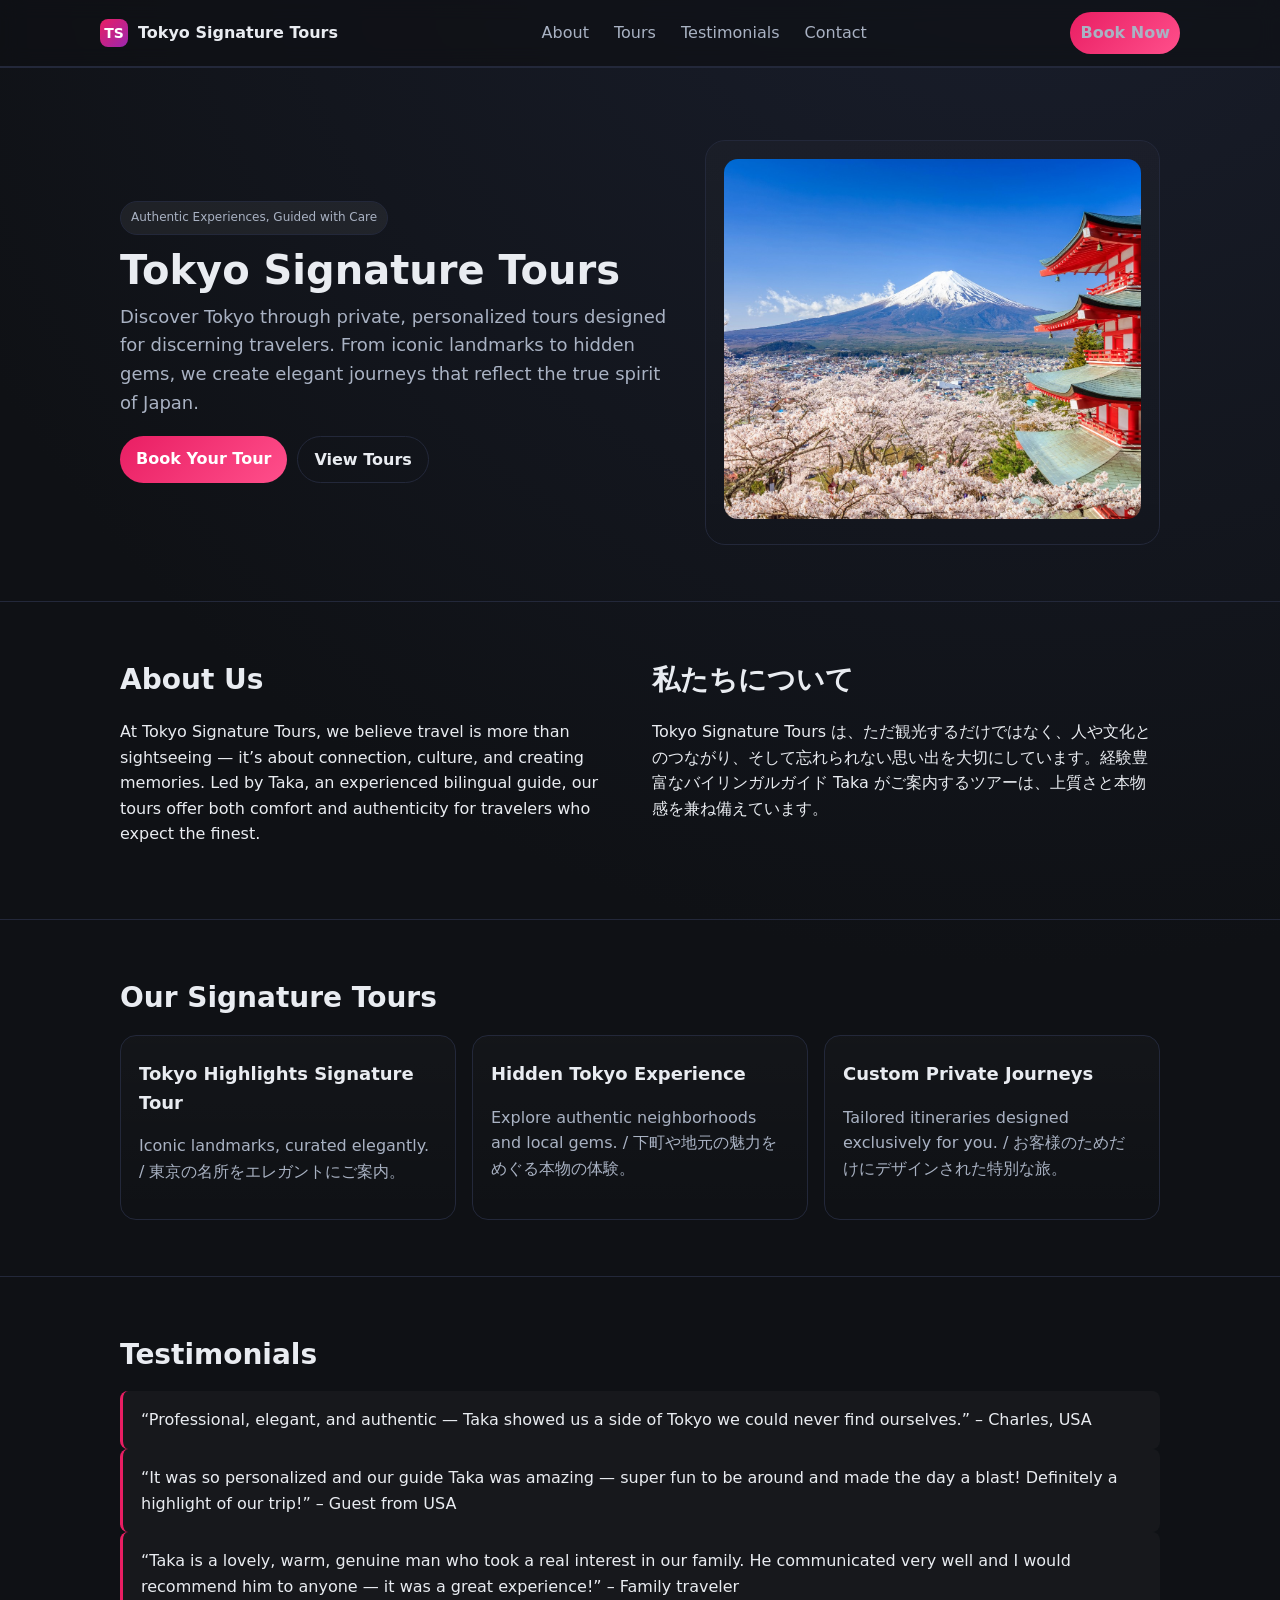
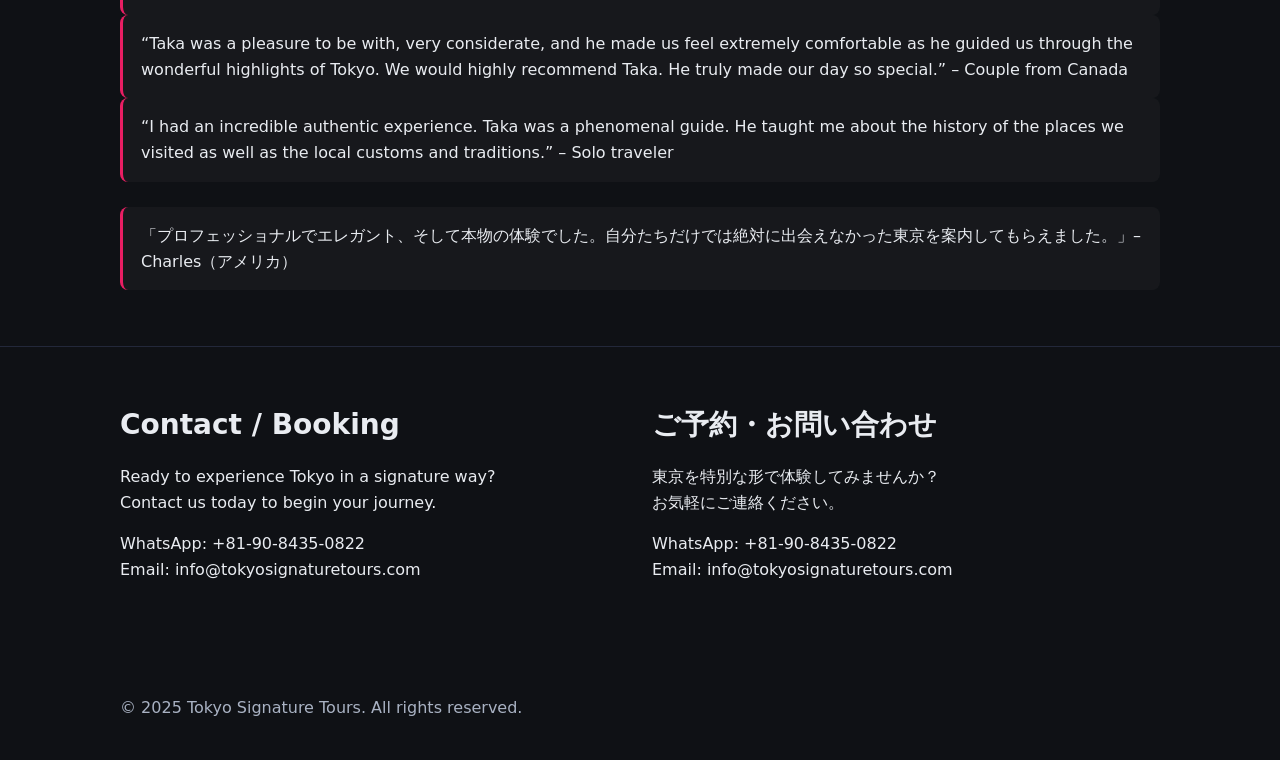
<file: !DOCTYPE index.html>
<!DOCTYPE html>
<html lang="en">
<head>
  <meta charset="utf-8" />
  <meta name="viewport" content="width=device-width, initial-scale=1" />
  <title>Tokyo Signature Tours – Authentic Experiences, Guided with Care</title>
  <meta name="description" content="Private, elegantly curated Tokyo tours for discerning travelers. Bilingual guide. Iconic sights & authentic hidden gems. Book your signature experience." />
  <meta name="format-detection" content="telephone=no" />
  <style>
    :root{
      --bg:#0f1115; --card:#151823; --text:#e9ecf1; --muted:#a9b2c3; --accent:#e91e63; --accent-2:#ffbd2f; --line:#23283a;
    }
    *{box-sizing:border-box}
    html{scroll-behavior:smooth}
    body{margin:0;font-family:system-ui,-apple-system,Segoe UI,Roboto,Helvetica,Arial,'Noto Sans JP',sans-serif;line-height:1.6;color:var(--text);background:radial-gradient(1200px 1200px at 80% -10%, #1a1f2e, var(--bg));}
    a{color:inherit;text-decoration:none}
    .container{max-width:1080px;margin:0 auto;padding:0 20px}
    header{position:sticky;top:0;z-index:40;background:rgba(15,17,21,.7);backdrop-filter:blur(10px);border-bottom:1px solid var(--line)}
    .nav{display:flex;align-items:center;justify-content:space-between;padding:12px 0}
    .brand{display:flex;gap:10px;align-items:center;font-weight:700}
    .brand .logo{width:28px;height:28px;border-radius:8px;background:linear-gradient(135deg,var(--accent),#9c27b0);display:grid;place-items:center;color:#fff;font-size:14px}
    .nav a{padding:8px 10px;color:var(--muted)}
    .nav a:hover{color:#fff}
    .cta{padding:10px 16px;border-radius:999px;background:linear-gradient(135deg,var(--accent),#ff4f8b);color:white;font-weight:600;border:0;cursor:pointer}
    .cta.secondary{background:transparent;border:1px solid var(--line);color:var(--text)}

    .hero{padding:72px 0 56px;position:relative}
    .hero .wrap{display:grid;grid-template-columns:1.1fr .9fr;gap:28px;align-items:center}
    .badge{display:inline-flex;gap:8px;align-items:center;background:rgba(255,255,255,.06);border:1px solid var(--line);padding:6px 10px;border-radius:999px;color:var(--muted);font-size:12px}
    h1{font-size:40px;line-height:1.15;margin:12px 0 10px}
    p.lead{color:var(--muted);font-size:18px;margin:0 0 18px}
    .hero-card{background:linear-gradient(180deg,rgba(255,255,255,.02),rgba(255,255,255,.00));border:1px solid var(--line);border-radius:20px;padding:18px}
    .hero-card img{width:100%;height:360px;object-fit:cover;border-radius:14px}
    .btn-row{display:flex;gap:10px;flex-wrap:wrap}

    section{padding:56px 0;border-top:1px solid var(--line)}
    h2{font-size:28px;margin:0 0 14px}
    .grid{display:grid;gap:16px}
    .grid.cards{grid-template-columns:repeat(auto-fit,minmax(260px,1fr))}
    .card{background:linear-gradient(180deg,rgba(255,255,255,.02),rgba(255,255,255,.00));border:1px solid var(--line);border-radius:16px;padding:18px}
    .card h3{margin:6px 0 6px;font-size:18px}
    .muted{color:var(--muted)}
    .kicker{letter-spacing:.14em;text-transform:uppercase;color:var(--accent-2);font-size:12px}

    .two-col{display:grid;grid-template-columns:1fr 1fr;gap:24px}
    blockquote{margin:0;padding:16px 16px 16px 18px;border-left:3px solid var(--accent);background:rgba(255,255,255,.03);border-radius:8px}
    footer{padding:40px 0;color:var(--muted)}

    /* responsive */
    @media (max-width: 900px){
      .hero .wrap{grid-template-columns:1fr}
      .two-col{grid-template-columns:1fr}
      .hero-card img{height:240px}
      h1{font-size:34px}
    }
  </style>
  <script type="application/ld+json">
  {
    "@context": "https://schema.org",
    "@type": "LocalBusiness",
    "name": "Tokyo Signature Tours",
    "description": "Private, elegantly curated Tokyo tours for discerning travelers.",
    "areaServed": "Tokyo, Japan",
    "telephone": "+81-90-8435-0822",
    "email": "info@tokyosignaturetours.com"
  }
  </script>
</head>
<body>
  <header>
    <div class="container nav">
      <div class="brand"><div class="logo">TS</div>Tokyo Signature Tours</div>
      <nav>
        <a href="#about">About</a>
        <a href="#tours">Tours</a>
        <a href="#testimonials">Testimonials</a>
        <a href="#contact">Contact</a>
      </nav>
      <a href="https://wa.me/819084350822" class="cta">Book Now</a>
    </div>
  </header>

  <main>
    <section class="hero">
      <div class="container wrap">
        <div>
          <span class="badge">Authentic Experiences, Guided with Care</span>
          <h1>Tokyo Signature Tours</h1>
          <p class="lead">Discover Tokyo through private, personalized tours designed for discerning travelers. From iconic landmarks to hidden gems, we create elegant journeys that reflect the true spirit of Japan.</p>
          <div class="btn-row">
            <a href="https://wa.me/819084350822" class="cta">Book Your Tour</a>
            <a href="#tours" class="cta secondary">View Tours</a>
          </div>
        </div>
        <div class="hero-card">
          <img src="hero-photo.jpg" alt="Tokyo skyline with traditional and modern landmarks" />
        </div>
      </div>
    </section>

    <section id="about">
      <div class="container two-col">
        <div>
          <h2>About Us</h2>
          <p>At Tokyo Signature Tours, we believe travel is more than sightseeing — it’s about connection, culture, and creating memories. Led by Taka, an experienced bilingual guide, our tours offer both comfort and authenticity for travelers who expect the finest.</p>
        </div>
        <div>
          <h2>私たちについて</h2>
          <p>Tokyo Signature Tours は、ただ観光するだけではなく、人や文化とのつながり、そして忘れられない思い出を大切にしています。経験豊富なバイリンガルガイド Taka がご案内するツアーは、上質さと本物感を兼ね備えています。</p>
        </div>
      </div>
    </section>

    <section id="tours">
      <div class="container">
        <h2>Our Signature Tours</h2>
        <div class="grid cards">
          <div class="card">
            <h3>Tokyo Highlights Signature Tour</h3>
            <p class="muted">Iconic landmarks, curated elegantly. / 東京の名所をエレガントにご案内。</p>
          </div>
          <div class="card">
            <h3>Hidden Tokyo Experience</h3>
            <p class="muted">Explore authentic neighborhoods and local gems. / 下町や地元の魅力をめぐる本物の体験。</p>
          </div>
          <div class="card">
            <h3>Custom Private Journeys</h3>
            <p class="muted">Tailored itineraries designed exclusively for you. / お客様のためだけにデザインされた特別な旅。</p>
          </div>
        </div>
      </div>
    </section>

    <section id="testimonials">
      <div class="container">
        <h2>Testimonials</h2>
        <blockquote>“Professional, elegant, and authentic — Taka showed us a side of Tokyo we could never find ourselves.” – Charles, USA</blockquote>
        <blockquote>“It was so personalized and our guide Taka was amazing — super fun to be around and made the day a blast! Definitely a highlight of our trip!” – Guest from USA</blockquote>
        <blockquote>“Taka is a lovely, warm, genuine man who took a real interest in our family. He communicated very well and I would recommend him to anyone — it was a great experience!” – Family traveler</blockquote>
        <blockquote>“Taka was a pleasure to be with, very considerate, and he made us feel extremely comfortable as he guided us through the wonderful highlights of Tokyo. We would highly recommend Taka. He truly made our day so special.” – Couple from Canada</blockquote>
        <blockquote>“I had an incredible authentic experience. Taka was a phenomenal guide. He taught me about the history of the places we visited as well as the local customs and traditions.” – Solo traveler</blockquote>
        <br />
        <blockquote>「プロフェッショナルでエレガント、そして本物の体験でした。自分たちだけでは絶対に出会えなかった東京を案内してもらえました。」– Charles（アメリカ）</blockquote>
      </div>
    </section>

    <section id="contact">
      <div class="container two-col">
        <div>
          <h2>Contact / Booking</h2>
          <p>Ready to experience Tokyo in a signature way?<br/>Contact us today to begin your journey.</p>
          <p>WhatsApp: <a href="https://wa.me/819084350822">+81-90-8435-0822</a><br/>Email: <a href="mailto:info@tokyosignaturetours.com">info@tokyosignaturetours.com</a></p>
        </div>
        <div>
          <h2>ご予約・お問い合わせ</h2>
          <p>東京を特別な形で体験してみませんか？<br/>お気軽にご連絡ください。</p>
          <p>WhatsApp: <a href="https://wa.me/819084350822">+81-90-8435-0822</a><br/>Email: <a href="mailto:info@tokyosignaturetours.com">info@tokyosignaturetours.com</a></p>
        </div>
      </div>
    </section>
  </main>

  <footer>
    <div class="container">© 2025 Tokyo Signature Tours. All rights reserved.</div>
  </footer>
</body>
</html>
</file>
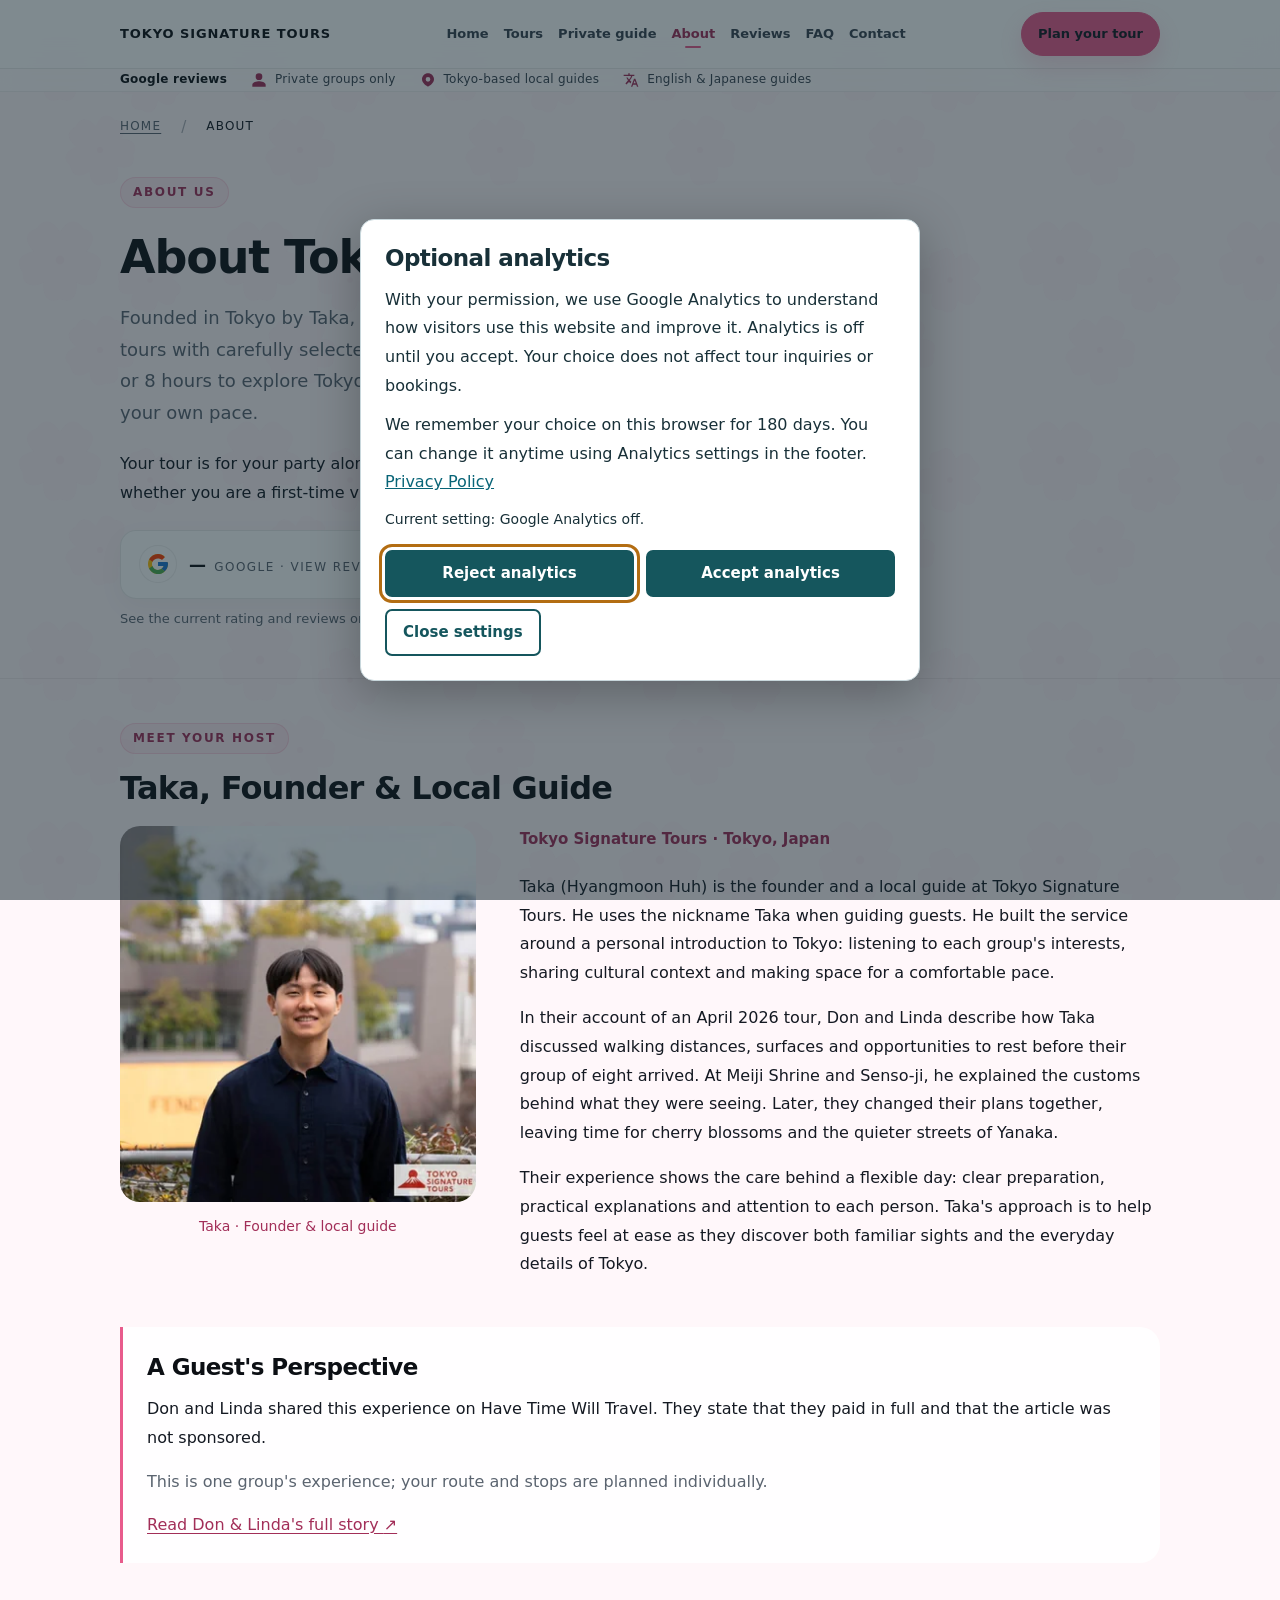
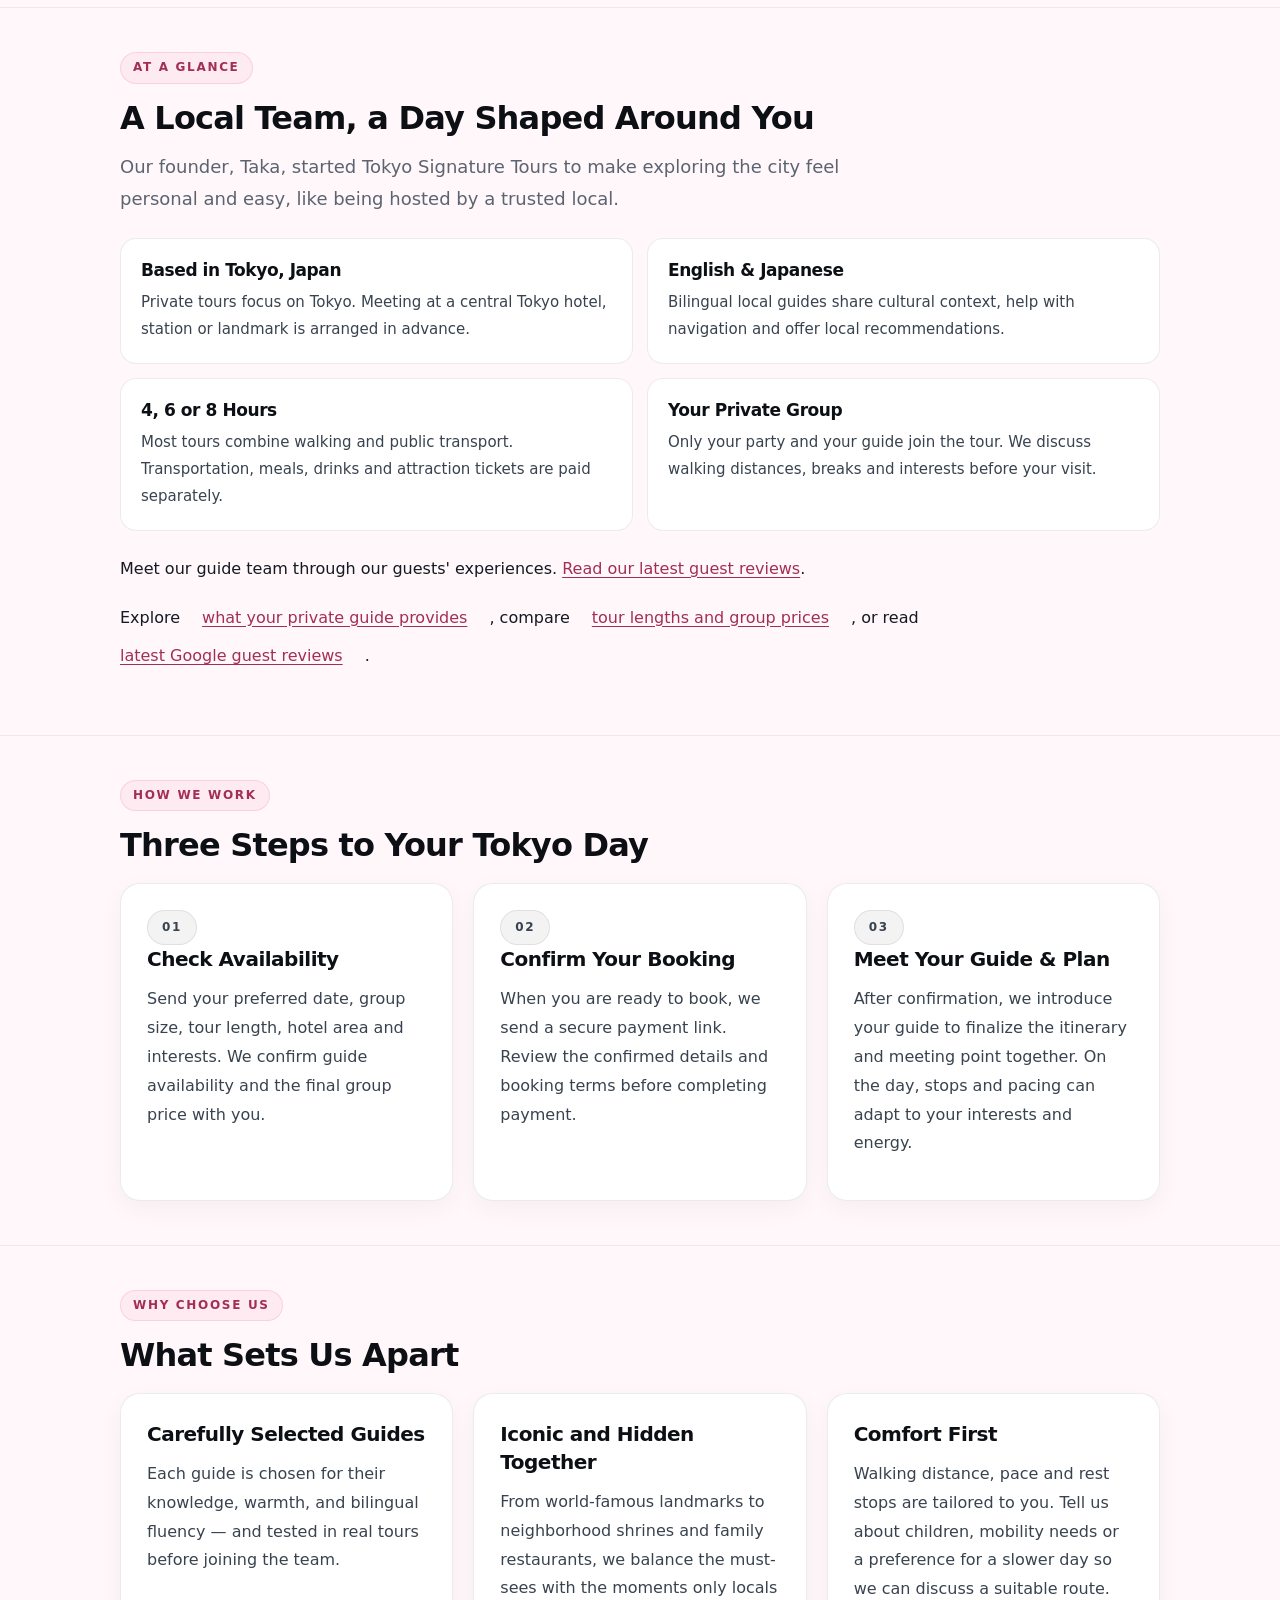
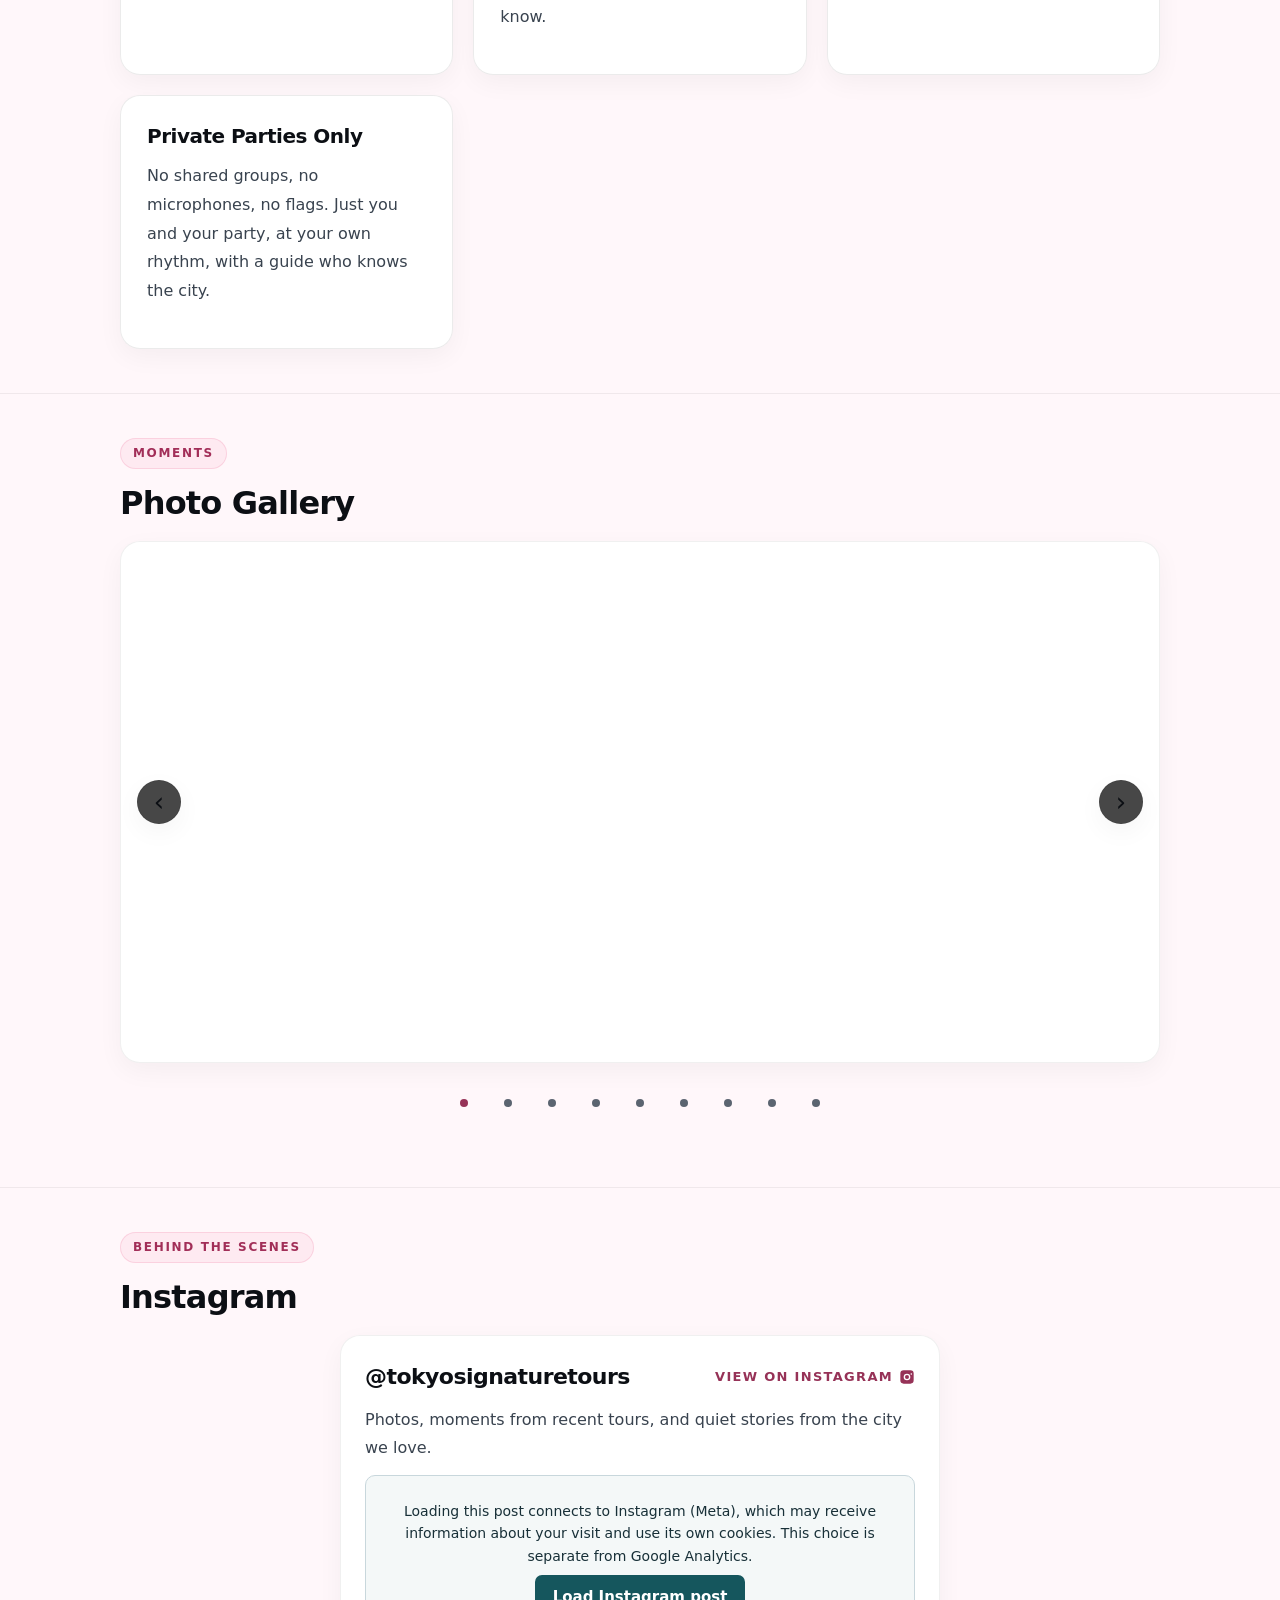
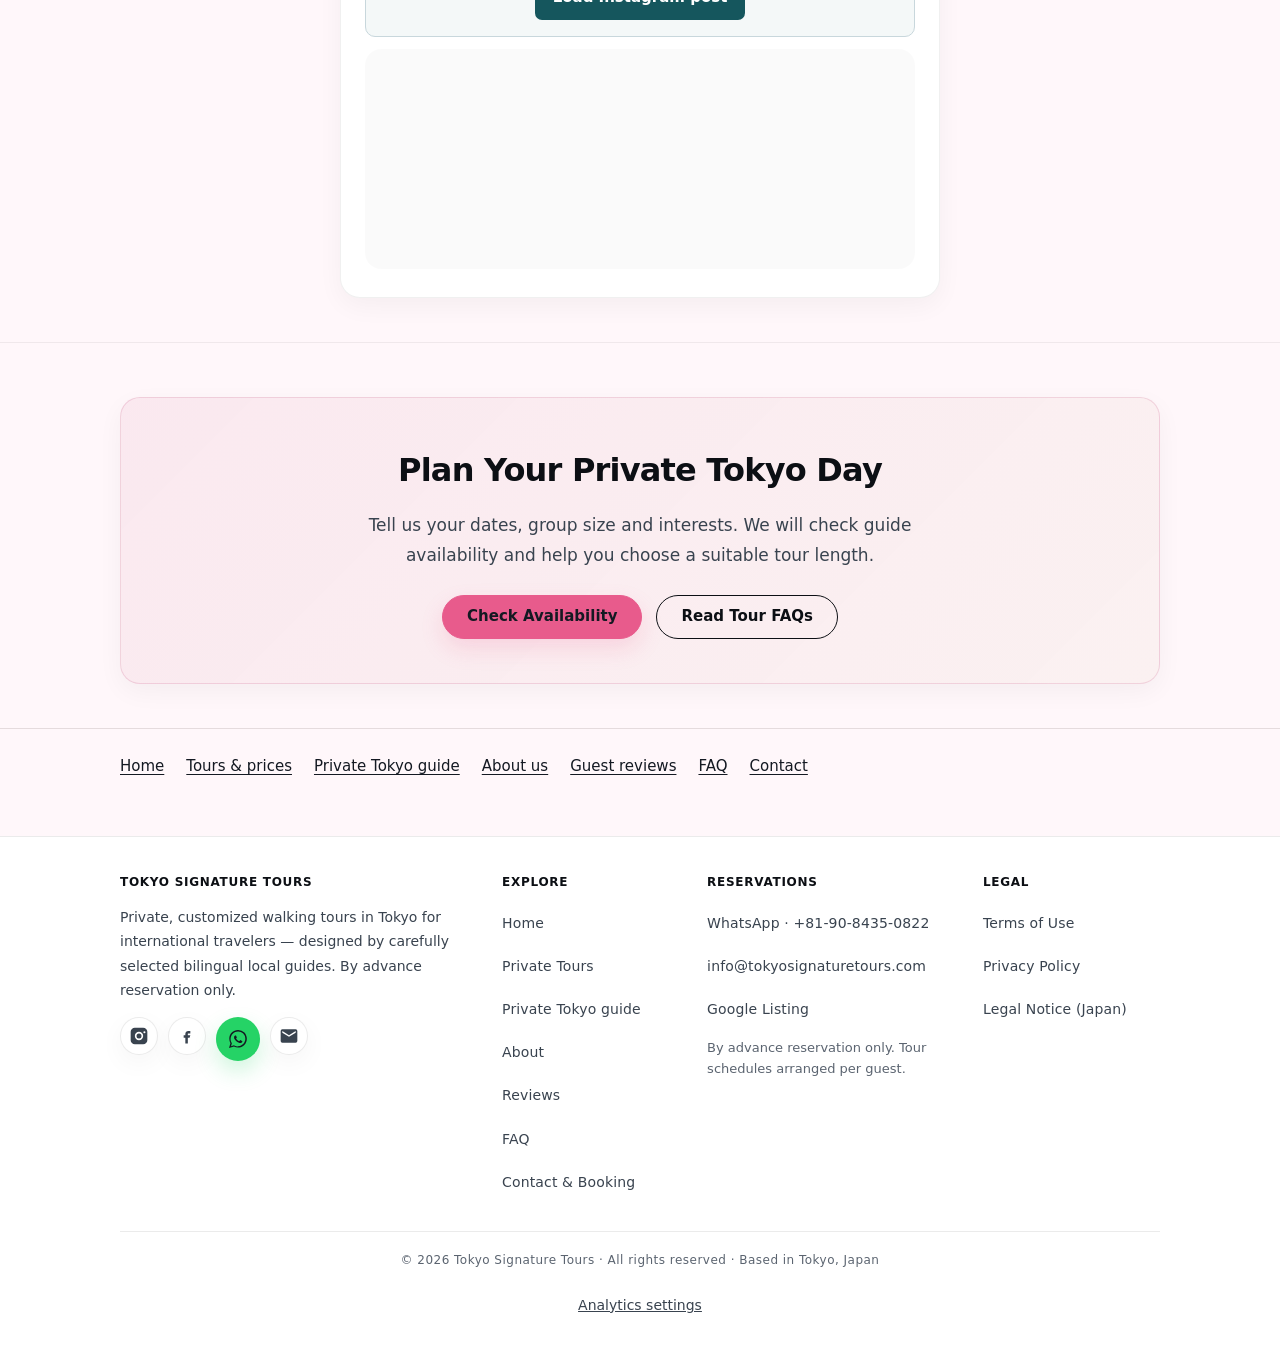
<file: about.html>
<!DOCTYPE html>
<html lang="en">
<head>
<meta charset="utf-8" />
<script src="/assets/consent.js?v=20261119-consent" data-tst-analytics-page="true" defer></script>
<meta name="viewport" content="width=device-width, initial-scale=1, viewport-fit=cover" />
<title>About Taka &amp; Our Local Guides | Tokyo Signature Tours</title>
<link rel="canonical" href="https://tokyosignaturetours.com/about.html" />
<link rel="icon" type="image/png" sizes="512x512" href="/favicon.png" />
<meta property="og:title" content="About Taka &amp; Our Local Guides | Tokyo Signature Tours" />
<meta property="og:description" content="Founded in Tokyo by Taka, Tokyo Signature Tours offers private 4, 6 and 8-hour walking tours with English-speaking local guides and personalized itineraries." />
<meta property="og:type" content="website" />
<meta property="og:url" content="https://tokyosignaturetours.com/about.html" />
<meta property="og:site_name" content="Tokyo Signature Tours" />
<meta property="og:locale" content="en_US" />
<meta property="og:image" content="https://tokyosignaturetours.com/tokyo-signature-tours-og-image.jpg" />
<meta property="og:image:type" content="image/jpeg" />
<meta property="og:image:width" content="1200" />
<meta property="og:image:height" content="630" />
<meta property="og:image:alt" content="Tokyo Signature Tours title over cherry blossoms, a red pagoda and a snow-capped mountain" />
<meta name="twitter:card" content="summary_large_image" />
<meta name="twitter:title" content="About Taka &amp; Our Local Guides | Tokyo Signature Tours" />
<meta name="twitter:description" content="Founded in Tokyo by Taka, Tokyo Signature Tours offers private 4, 6 and 8-hour walking tours with English-speaking local guides and personalized itineraries." />
<meta name="twitter:image" content="https://tokyosignaturetours.com/tokyo-signature-tours-og-image.jpg" />
<meta name="twitter:image:alt" content="Tokyo Signature Tours title over cherry blossoms, a red pagoda and a snow-capped mountain" />
<meta name="description" content="Founded in Tokyo by Taka, Tokyo Signature Tours offers private 4, 6 and 8-hour walking tours with English-speaking local guides and personalized itineraries." />
<meta name="format-detection" content="telephone=no" />
<meta name="robots" content="index,follow,max-image-preview:large,max-snippet:-1,max-video-preview:-1" />




<link rel="preconnect" href="https://www.instagram.com" />



<meta name="article:section" content="Travel / Private Tours / Tokyo" />

<style>
/* =========================================================
   Tokyo Signature Tours — v4.0 Stylesheet
   Sakura foundation · Senior-friendly readability · Refined
   Base font 18px · Generous line-height · High contrast
   ========================================================= */

:root{
  --bg:#fff7fa;
  --panel:#ffffff;
  --text:#1a1f28;            /* high-contrast near-black */
  --text-soft:#3a414c;
  --muted:#6a727e;
  --line:rgba(26,31,40,.10);
  --line-soft:rgba(26,31,40,.06);

  --accent:#c44878;          /* refined sakura rose */
  --accent-dark:#9e3760;
  --accent-soft:rgba(196,72,120,.08);

  --gold:#b89968;            /* warm champagne */
  --ink:#14181f;

  --header:rgba(255,247,250,.95);

  --shadow-1: 0 2px 4px rgba(0,0,0,.04), 0 10px 28px rgba(0,0,0,.05);
  --shadow-2: 0 4px 8px rgba(0,0,0,.05), 0 20px 48px rgba(0,0,0,.07);

  --radius: 8px;
  --radius-lg: 12px;
  --max: 1140px;

  --serif: "Cormorant Garamond", "EB Garamond", Georgia, "Times New Roman", serif;
  --sans: "Inter", "Helvetica Neue", -apple-system, BlinkMacSystemFont, "Segoe UI", system-ui, Arial, sans-serif;

  /* Sakura background pattern (softer, refined) */
  --sakura: url('data:image/svg+xml;utf8,<svg xmlns="http://www.w3.org/2000/svg" width="240" height="240" viewBox="0 0 240 240"><g opacity="0.55"><g transform="translate(70,70) scale(0.65)"><path d="M0,-38 C 11,-58 25,-58 34,-38 C 27,-19 11,-7 0,0 C -11,-7 -27,-19 -34,-38 C -25,-58 -11,-58 0,-38 Z" fill="%23f5c5d3"/><path d="M0,-38 C 11,-58 25,-58 34,-38 C 27,-19 11,-7 0,0 C -11,-7 -27,-19 -34,-38 C -25,-58 -11,-58 0,-38 Z" fill="%23f5c5d3" transform="rotate(72)"/><path d="M0,-38 C 11,-58 25,-58 34,-38 C 27,-19 11,-7 0,0 C -11,-7 -27,-19 -34,-38 C -25,-58 -11,-58 0,-38 Z" fill="%23f5c5d3" transform="rotate(144)"/><path d="M0,-38 C 11,-58 25,-58 34,-38 C 27,-19 11,-7 0,0 C -11,-7 -27,-19 -34,-38 C -25,-58 -11,-58 0,-38 Z" fill="%23f5c5d3" transform="rotate(216)"/><path d="M0,-38 C 11,-58 25,-58 34,-38 C 27,-19 11,-7 0,0 C -11,-7 -27,-19 -34,-38 C -25,-58 -11,-58 0,-38 Z" fill="%23f5c5d3" transform="rotate(288)"/><circle r="5.5" fill="%23dc94ad"/></g><g transform="translate(180,100) scale(0.52) rotate(18)"><path d="M0,-38 C 11,-58 25,-58 34,-38 C 27,-19 11,-7 0,0 C -11,-7 -27,-19 -34,-38 C -25,-58 -11,-58 0,-38 Z" fill="%23f5c5d3"/><path d="M0,-38 C 11,-58 25,-58 34,-38 C 27,-19 11,-7 0,0 C -11,-7 -27,-19 -34,-38 C -25,-58 -11,-58 0,-38 Z" fill="%23f5c5d3" transform="rotate(72)"/><path d="M0,-38 C 11,-58 25,-58 34,-38 C 27,-19 11,-7 0,0 C -11,-7 -27,-19 -34,-38 C -25,-58 -11,-58 0,-38 Z" fill="%23f5c5d3" transform="rotate(144)"/><path d="M0,-38 C 11,-58 25,-58 34,-38 C 27,-19 11,-7 0,0 C -11,-7 -27,-19 -34,-38 C -25,-58 -11,-58 0,-38 Z" fill="%23f5c5d3" transform="rotate(216)"/><path d="M0,-38 C 11,-58 25,-58 34,-38 C 27,-19 11,-7 0,0 C -11,-7 -27,-19 -34,-38 C -25,-58 -11,-58 0,-38 Z" fill="%23f5c5d3" transform="rotate(288)"/><circle r="5" fill="%23dc94ad"/></g><g transform="translate(120,180) scale(0.58) rotate(-12)"><path d="M0,-38 C 11,-58 25,-58 34,-38 C 27,-19 11,-7 0,0 C -11,-7 -27,-19 -34,-38 C -25,-58 -11,-58 0,-38 Z" fill="%23f5c5d3"/><path d="M0,-38 C 11,-58 25,-58 34,-38 C 27,-19 11,-7 0,0 C -11,-7 -27,-19 -34,-38 C -25,-58 -11,-58 0,-38 Z" fill="%23f5c5d3" transform="rotate(72)"/><path d="M0,-38 C 11,-58 25,-58 34,-38 C 27,-19 11,-7 0,0 C -11,-7 -27,-19 -34,-38 C -25,-58 -11,-58 0,-38 Z" fill="%23f5c5d3" transform="rotate(144)"/><path d="M0,-38 C 11,-58 25,-58 34,-38 C 27,-19 11,-7 0,0 C -11,-7 -27,-19 -34,-38 C -25,-58 -11,-58 0,-38 Z" fill="%23f5c5d3" transform="rotate(216)"/><path d="M0,-38 C 11,-58 25,-58 34,-38 C 27,-19 11,-7 0,0 C -11,-7 -27,-19 -34,-38 C -25,-58 -11,-58 0,-38 Z" fill="%23f5c5d3" transform="rotate(288)"/><circle r="5" fill="%23dc94ad"/></g></g></svg>');
}

*,*::before,*::after{box-sizing:border-box}
html{scroll-behavior:smooth;-webkit-text-size-adjust:100%}
html,body{margin:0}
body{
  font-family: var(--sans);
  font-size:18px;            /* SENIOR-FRIENDLY base size */
  line-height:1.8;
  color:var(--text);
  background:var(--bg);
  -webkit-font-smoothing:antialiased;
  -moz-osx-font-smoothing:grayscale;
  font-weight:400;
  letter-spacing:.005em;
}
a{color:inherit;text-decoration:none}
a.text-link{color:var(--accent-dark);text-decoration:underline;text-decoration-thickness:1.5px;text-underline-offset:4px}
a.text-link:hover{color:var(--accent)}
img{max-width:100%;display:block;height:auto}
.container{max-width:var(--max);margin:0 auto;padding:0 22px}

h1,h2,h3,h4{
  font-family: var(--serif);
  font-weight: 600;
  color: var(--ink);
  letter-spacing: 0;
  line-height: 1.25;
}
h1{font-size:36px;line-height:1.2;margin:10px 0 18px}
h2{font-size:30px;line-height:1.25;margin:0 0 18px}
h3{font-size:22px;line-height:1.35;margin:0 0 12px}
h4{
  font-size:14px;letter-spacing:.14em;text-transform:uppercase;
  font-family:var(--sans);font-weight:600;color:var(--text-soft);
  margin:0 0 10px;
}
p{margin:0 0 16px;font-size:17px;line-height:1.8}
:focus-visible{outline:3px solid var(--accent);outline-offset:3px;border-radius:4px}

/* Sakura background — softly behind everything */
body::before{
  content:"";
  position:fixed;
  inset:0;
  background-image:var(--sakura);
  background-repeat:repeat;
  background-size:240px 240px;
  opacity:.18;
  z-index:-1;
  pointer-events:none;
}

/* ============== HEADER ============== */
header.site{
  position:sticky; top:0; z-index:40;
  background:var(--header);
  backdrop-filter:saturate(120%) blur(14px);
  -webkit-backdrop-filter:saturate(120%) blur(14px);
  border-bottom:1px solid var(--line-soft);
}
.nav{display:flex;align-items:center;justify-content:space-between;gap:14px;padding:16px 0}
.brand{display:flex;align-items:center;gap:12px;font-family:var(--serif);font-weight:600;font-size:20px;letter-spacing:.01em;color:var(--ink)}
.brand-mark{
  width:38px;height:38px;border-radius:50%;
  background:#fff;
  display:flex;align-items:center;justify-content:center;
  border:1px solid var(--line);
}
.brand-mark svg{width:20px;height:20px;fill:var(--accent)}
.brand-title{display:flex;flex-direction:column;line-height:1.1}
.brand-title small{
  font-family:var(--sans);font-size:10.5px;letter-spacing:.22em;text-transform:uppercase;
  color:var(--muted);margin-top:4px;font-weight:500;
}

nav.primary{display:none}
nav.primary a{
  padding:10px 14px;display:inline-block;
  font-size:14px;
  text-transform:uppercase;letter-spacing:.14em;font-weight:600;
  color:var(--text-soft);
  transition:color .2s ease;
  position:relative;
}
nav.primary a:hover{color:var(--ink)}
nav.primary a.active{color:var(--accent-dark)}
nav.primary a.active::after{
  content:"";position:absolute;left:14px;right:14px;bottom:4px;
  height:2px;background:var(--accent);border-radius:2px;
}

.cta{
  display:inline-flex;align-items:center;justify-content:center;gap:8px;
  min-height:48px;padding:0 24px;
  border-radius:var(--radius);
  background:var(--accent);color:#fff;
  font-family:var(--sans);font-weight:600;font-size:15px;
  letter-spacing:.06em;
  border:1px solid var(--accent);
  transition:background .2s ease, border-color .2s ease, transform .15s ease;
  white-space:nowrap;
  cursor:pointer;
  box-shadow:0 6px 16px rgba(196,72,120,.20);
}
.cta:hover{background:var(--accent-dark);border-color:var(--accent-dark);transform:translateY(-1px)}
.cta.ghost{background:transparent;color:var(--ink);border-color:var(--ink);box-shadow:none}
.cta.ghost:hover{background:var(--ink);color:#fff}
.cta.outline{background:transparent;color:var(--accent-dark);border-color:var(--accent);box-shadow:none}
.cta.outline:hover{background:var(--accent);color:#fff}
.cta svg{width:16px;height:16px;fill:currentColor}

.menu-toggle{
  margin-left:6px;width:46px;height:46px;border-radius:50%;
  border:1px solid var(--line);background:#fff;display:flex;align-items:center;justify-content:center;cursor:pointer;
  box-shadow:0 4px 12px rgba(0,0,0,.06);
}
.menu-toggle span{display:block;width:18px;height:2px;background:var(--ink);border-radius:2px;position:relative}
.menu-toggle span::before,.menu-toggle span::after{content:"";position:absolute;left:0;width:18px;height:2px;background:var(--ink);border-radius:2px}
.menu-toggle span::before{top:-6px} .menu-toggle span::after{top:6px}

/* Layer the mobile menu and backdrop above the sticky site header (40). */
.menu-backdrop{position:fixed;inset:0;background:rgba(20,24,31,.32);opacity:0;pointer-events:none;transition:opacity .25s ease;z-index:41}
.side-menu{
  position:fixed;top:0;right:0;width:340px;max-width:88vw;height:100%;
  background:#ffffff;
  transform:translateX(102%);transition:transform .28s ease;z-index:42;
  display:flex;flex-direction:column;padding:22px 22px;
  overflow-y:auto;-webkit-overflow-scrolling:touch;
  padding-bottom:calc(24px + env(safe-area-inset-bottom));
  box-shadow:-14px 0 40px rgba(0,0,0,.15);
}
.side-menu-head{display:flex;align-items:center;gap:8px;padding:0 0 16px;border-bottom:1px solid var(--line-soft);margin-bottom:16px}
.side-menu-title{font-family:var(--serif);font-size:19px;font-weight:600}
.side-menu-close{margin-left:auto;border:none;background:none;font-size:30px;cursor:pointer;line-height:1;padding:4px 12px;color:var(--text);font-family:var(--sans);font-weight:300}
.side-menu-close:hover{color:var(--accent)}
.side-menu nav a{
  display:block;padding:16px 4px;
  border-bottom:1px solid var(--line-soft);
  font-size:17px;font-weight:500;
  letter-spacing:.02em;color:var(--text);
}
.side-menu nav a.active{color:var(--accent-dark);font-weight:600}
.side-menu-actions{margin-top:auto;padding-top:18px;border-top:1px solid var(--line-soft);display:grid;gap:12px}
.side-menu-actions .btn{
  display:flex;align-items:center;justify-content:center;gap:10px;min-height:52px;
  border-radius:var(--radius);border:1px solid var(--ink);background:#fff;
  font-family:var(--sans);font-weight:600;font-size:14px;letter-spacing:.08em;
  cursor:pointer;color:var(--ink);
}
.side-menu-actions .btn.primary{
  border-color:var(--accent);background:var(--accent);color:#fff;
  box-shadow:0 8px 20px rgba(196,72,120,.22);
}
.side-menu-actions .btn svg{width:16px;height:16px;fill:currentColor}

body.menu-open{overflow:hidden;touch-action:none}
body.menu-open .menu-backdrop{opacity:1;pointer-events:auto}
body.menu-open .side-menu{transform:translateX(0)}

/* ============== TRUST STRIP ============== */
.trust-strip{
  background:rgba(255,255,255,.65);
  backdrop-filter:blur(8px);
  border-bottom:1px solid var(--line-soft);
  font-size:14px;color:var(--text-soft);
  font-family:var(--sans);
}
.trust-row{display:flex;flex-wrap:wrap;gap:14px 32px;justify-content:center;align-items:center;padding:14px 22px;text-align:center}
.trust-item{display:inline-flex;align-items:center;gap:8px;white-space:nowrap;letter-spacing:.02em}
.trust-item svg{width:16px;height:16px;fill:var(--accent-dark)}
.trust-item strong{color:var(--ink);font-weight:600}
.trust-stars{color:var(--gold);letter-spacing:.08em;font-size:14px}

/* ============== HERO ============== */
.hero{padding:48px 0 28px;position:relative}
.hero-wrap{display:grid;grid-template-columns:1fr;gap:32px;align-items:center}
.eyebrow{
  display:inline-block;font-family:var(--sans);
  font-size:13px;letter-spacing:.22em;text-transform:uppercase;
  color:var(--accent-dark);font-weight:600;
  padding:6px 14px;
  background:var(--accent-soft);
  border:1px solid rgba(196,72,120,.20);
  border-radius:999px;
  margin-bottom:14px;
}

p.lead{
  font-family:var(--serif);
  color:var(--text);
  font-size:22px;
  font-weight:400;
  margin:0 0 22px;
  line-height:1.55;
  letter-spacing:.005em;
}

.hero-points{
  margin:22px 0 0;padding:0;list-style:none;
  color:var(--text);font-size:17px;
  font-family:var(--sans);
}
.hero-points li{
  margin:0 0 12px;padding-left:28px;position:relative;line-height:1.7;
  letter-spacing:.01em;
}
.hero-points li::before{
  content:"";position:absolute;left:0;top:11px;width:16px;height:2px;
  background:var(--accent);border-radius:2px;
}
.hero-actions{display:flex;flex-wrap:wrap;gap:12px;margin-top:10px}
.hero-img{position:relative}
.hero-img img{
  width:100%;height:320px;object-fit:cover;
  border-radius:var(--radius-lg);
  border:1px solid var(--line-soft);
  box-shadow:var(--shadow-2);
}

/* ============== SECTIONS ============== */
section{padding:54px 0;border-top:1px solid var(--line-soft)}
section.first{border-top:none}
.section-head{margin-bottom:28px;max-width:720px}
.section-head h2{margin-bottom:12px}
.section-eyebrow{
  display:inline-block;font-family:var(--sans);
  font-size:13px;letter-spacing:.22em;text-transform:uppercase;
  color:var(--accent-dark);font-weight:600;
  padding:5px 12px;
  background:var(--accent-soft);
  border:1px solid rgba(196,72,120,.18);
  border-radius:999px;
  margin-bottom:14px;
}
.section-lead{
  color:var(--text-soft);font-size:18px;
  max-width:720px;margin:0 0 22px;line-height:1.75;
}

/* ============== CARDS / GRIDS ============== */
.grid{display:grid;gap:24px;grid-template-columns:1fr}
.grid-2{display:grid;gap:24px;grid-template-columns:1fr}
.card{
  border:1px solid var(--line-soft);
  border-radius:var(--radius-lg);
  padding:28px 26px;
  background:rgba(255,255,255,.92);
  transition:border-color .25s ease, transform .25s ease, box-shadow .25s ease;
  box-shadow:var(--shadow-1);
}
.card:hover{border-color:var(--line);transform:translateY(-2px);box-shadow:var(--shadow-2)}
.card h3{margin:0 0 14px;font-size:23px;line-height:1.3;font-weight:600}
.card .meta{display:flex;flex-wrap:wrap;gap:8px;margin:8px 0 14px}
.card p{font-size:16.5px;line-height:1.75;color:var(--text-soft)}

.tag{
  display:inline-flex;align-items:center;gap:6px;
  font-family:var(--sans);
  font-size:12px;letter-spacing:.14em;text-transform:uppercase;font-weight:600;
  padding:6px 14px;border-radius:999px;
  background:rgba(26,31,40,.05);border:1px solid var(--line);color:var(--text-soft);
}
.tag.accent{background:var(--accent-soft);border-color:rgba(196,72,120,.30);color:var(--accent-dark)}
.tag.gold{background:rgba(184,153,104,.10);border-color:rgba(184,153,104,.30);color:#8a7245}

/* ============== TESTIMONIALS / REVIEWS ============== */
blockquote.review{
  margin:0 0 20px;padding:26px 28px;
  border:1px solid var(--line-soft);
  background:rgba(255,255,255,.94);
  border-radius:var(--radius-lg);
  position:relative;
  border-left:4px solid var(--accent);
  box-shadow:var(--shadow-1);
}
blockquote.review::before{
  content:"\201C";
  position:absolute;top:8px;right:22px;
  font-family:var(--serif);font-size:64px;
  color:var(--accent);opacity:.22;line-height:1;font-weight:600;
}
blockquote.review .head{display:flex;flex-wrap:wrap;align-items:center;gap:10px;margin-bottom:12px}
blockquote.review .stars{color:var(--gold);letter-spacing:.06em;font-size:16px}
blockquote.review .src{
  font-family:var(--sans);
  font-size:11px;letter-spacing:.20em;text-transform:uppercase;
  color:var(--muted);font-weight:600;
  padding:4px 10px;border:1px solid var(--line);border-radius:999px;
  background:rgba(255,255,255,.8);
}
blockquote.review .src.google{color:#1a73e8;border-color:rgba(26,115,232,.25)}
blockquote.review .src.trip{color:#00aa6c;border-color:rgba(0,170,108,.25)}
blockquote.review .src.fb{color:#1877F2;border-color:rgba(24,119,242,.25)}
blockquote.review .src.ig{color:#c13584;border-color:rgba(193,53,132,.25)}
blockquote.review .author{
  display:block;font-family:var(--serif);font-style:italic;font-size:15px;
  color:var(--muted);margin-top:12px;
}
blockquote.review p.quote{
  margin:0;font-family:var(--serif);
  font-size:18px;font-weight:400;line-height:1.7;
  color:var(--text);font-style:normal;letter-spacing:.005em;
}
blockquote.review p.quote strong{font-weight:600;color:var(--ink);font-family:var(--serif)}

/* Google review badge */
.review-badge{
  display:inline-flex;align-items:center;gap:16px;
  padding:16px 22px;border-radius:var(--radius-lg);background:#fff;
  border:1px solid var(--line);
  margin:6px 0 24px;text-decoration:none;color:var(--text);
  transition:border-color .2s ease, transform .15s ease, box-shadow .2s ease;
  box-shadow:var(--shadow-1);
}
.review-badge:hover{border-color:var(--accent);transform:translateY(-1px);box-shadow:var(--shadow-2)}
.review-badge .g-mark{
  width:38px;height:38px;border-radius:50%;background:#fff;
  display:flex;align-items:center;justify-content:center;
  border:1px solid var(--line-soft);
}
.review-badge .g-mark svg{width:24px;height:24px}
.review-badge .rb-body{display:flex;flex-direction:column;line-height:1.3}
.review-badge .rb-stars{color:var(--gold);font-size:15px;letter-spacing:.04em}
.review-badge .rb-rating{display:flex;align-items:baseline;gap:8px;font-weight:600;color:var(--ink);font-size:15px;font-family:var(--sans);letter-spacing:.02em;margin-top:2px}
.review-badge .rb-rating strong{font-weight:700;font-size:17px}
.review-badge small{color:var(--muted);font-size:12px;letter-spacing:.12em;text-transform:uppercase;font-weight:500}
.review-badge .rb-arrow{margin-left:auto;color:var(--accent-dark);font-size:22px;font-family:var(--serif)}

/* ============== DETAILS SECTION ============== */
.details-section{
  background:rgba(255,255,255,.94);border:1px solid var(--line-soft);
  border-radius:var(--radius-lg);padding:34px 28px;
  box-shadow:var(--shadow-1);
}
.details-section h2{
  margin-top:0;margin-bottom:16px;font-size:26px;
  border-bottom:1px solid var(--line-soft);padding-bottom:12px;
}
.details-section h2:not(:first-child){margin-top:32px}
.features-list{list-style:none;padding:0;margin:14px 0 16px;font-size:17px}
.features-list li{margin:12px 0;padding-left:32px;position:relative;line-height:1.75;color:var(--text)}
.features-list li.included::before{
  content:"";position:absolute;left:0;top:12px;width:18px;height:2px;
  background:var(--accent);border-radius:2px;
}
.features-list li.included::after{
  content:"✓";position:absolute;left:0;top:0;color:#2d7a3e;font-weight:700;font-size:18px;
  display:none;
}
.features-list li.excluded::before{
  content:"×";color:var(--muted);position:absolute;left:4px;top:-2px;
  font-weight:400;font-size:22px;line-height:1;
}

/* ============== PHOTO SLIDER ============== */
.slider-wrap{
  position:relative;overflow:hidden;
  border:1px solid var(--line-soft);border-radius:var(--radius-lg);
  background:#fff;box-shadow:var(--shadow-1);
}
.slider-track{display:flex;transition:transform .6s cubic-bezier(.4,0,.2,1);will-change:transform}
.slide{min-width:100%;user-select:none}
.slide img{width:100%;height:320px;object-fit:cover;display:block}
.slider-btn{
  position:absolute;top:50%;transform:translateY(-50%);
  background:rgba(255,255,255,.96);color:var(--ink);border:1px solid var(--line);
  width:50px;height:50px;border-radius:50%;cursor:pointer;
  font-family:var(--serif);font-size:26px;line-height:1;font-weight:400;
  box-shadow:var(--shadow-1);
}
.slider-btn:hover{background:#fff;border-color:var(--accent);color:var(--accent-dark)}
.slider-prev{left:16px} .slider-next{right:16px}
.slider-dots{display:flex;gap:10px;justify-content:center;padding:18px}
.slider-dot{width:8px;height:8px;border-radius:50%;background:var(--line);border:none;cursor:pointer;transition:background .2s ease, width .2s ease}
.slider-dot.active{background:var(--accent);width:28px;border-radius:4px}

/* ============== CTA BLOCK ============== */
.cta-block{
  background:linear-gradient(135deg,rgba(196,72,120,.08),rgba(184,153,104,.06));
  border:1px solid rgba(196,72,120,.18);
  border-radius:var(--radius-lg);
  padding:44px 28px;text-align:center;margin-top:10px;
  box-shadow:var(--shadow-1);
}
.cta-block h2{margin-top:8px}
.cta-block p{color:var(--text-soft);margin:0 auto 24px;max-width:600px;font-size:17px}
.cta-block-actions{display:flex;flex-wrap:wrap;gap:14px;justify-content:center}

/* ============== NOTICE BOX ============== */
.notice-box{
  border:1px solid rgba(196,72,120,.20);
  border-left:4px solid var(--accent);
  border-radius:var(--radius);
  background:rgba(255,255,255,.85);
  padding:20px 22px;
  margin:20px 0;
}
.notice-box h4{
  font-family:var(--sans);
  color:var(--accent-dark);
  font-size:13px;letter-spacing:.16em;text-transform:uppercase;
  margin:0 0 8px;font-weight:700;
}
.notice-box p{margin:0;font-size:16px;line-height:1.75;color:var(--text)}

/* ============== ICON BUTTONS ============== */
.icon-btn{
  display:inline-flex;align-items:center;justify-content:center;
  width:44px;height:44px;border-radius:50%;
  border:1px solid var(--line);background:#fff;color:var(--text);
  transition:border-color .2s ease, color .2s ease, transform .15s ease;
  box-shadow:var(--shadow-1);
}
.icon-btn:hover{border-color:var(--accent);color:var(--accent-dark);transform:translateY(-1px)}
.icon{width:18px;height:18px;fill:currentColor}

/* ============== INSTAGRAM ============== */
.instagram-card{
  border:1px solid var(--line-soft);
  border-radius:var(--radius-lg);background:#fff;
  padding:26px 24px 28px;max-width:600px;margin:0 auto;
  box-shadow:var(--shadow-1);
}
.instagram-header{display:flex;align-items:center;justify-content:space-between;margin-bottom:14px;gap:10px;flex-wrap:wrap}
.instagram-header h3{margin:0;font-size:22px}
.instagram-header a{display:inline-flex;align-items:center;gap:6px;font-size:13px;color:var(--accent-dark);font-family:var(--sans);font-weight:600;letter-spacing:.10em;text-transform:uppercase}
.instagram-header svg{width:16px;height:16px;fill:currentColor}
.instagram-intro{font-size:16px;color:var(--text-soft);margin-bottom:14px;line-height:1.7}
.instagram-embed{border-radius:var(--radius);overflow:hidden;position:relative;min-height:220px;background:rgba(0,0,0,.02)}

/* ============== FOOTER ============== */
footer.site{
  border-top:1px solid var(--line-soft);
  background:rgba(255,255,255,.95);
  padding:48px 0 32px;margin-top:32px;
  font-size:15px;color:var(--text-soft);font-family:var(--sans);
}
.footer-grid{display:grid;grid-template-columns:1fr;gap:32px;text-align:center}
.footer-col h4{
  margin:0 0 14px;font-family:var(--sans);font-size:13px;
  letter-spacing:.18em;text-transform:uppercase;color:var(--ink);font-weight:700;
}
.footer-col p{font-size:15px;line-height:1.75;margin:0 0 12px}
.footer-col a{display:block;padding:6px 0;color:var(--text-soft);font-size:15px;letter-spacing:.01em}
.footer-col a:hover{color:var(--accent-dark)}
.footer-bottom{
  margin-top:32px;padding-top:22px;border-top:1px solid var(--line-soft);
  text-align:center;font-size:13px;color:var(--muted);letter-spacing:.04em;
}
.footer-socials{display:flex;gap:12px;justify-content:center;margin-top:14px}

/* ============== BREADCRUMBS ============== */
.crumbs{
  font-family:var(--sans);font-size:13px;color:var(--muted);
  padding:20px 0 0;letter-spacing:.10em;text-transform:uppercase;
}
.crumbs ol{list-style:none;padding:0;margin:0;display:flex;flex-wrap:wrap;align-items:center;gap:4px}
.crumbs a{color:var(--muted)}
.crumbs a:hover{color:var(--accent-dark)}
.crumbs .sep{opacity:.5;margin:0 8px;font-family:var(--serif);font-size:15px;text-transform:none;letter-spacing:0}
.crumbs li[aria-current]{color:var(--text)}

/* ============== UTILS ============== */
.text-center{text-align:center}
.muted{color:var(--muted)}
.hr-soft{border:none;border-top:1px solid var(--line-soft);margin:24px 0}

/* ============== RESPONSIVE ============== */
@media (min-width:760px){
  body{font-size:18px;line-height:1.85}
  h1{font-size:52px;line-height:1.15}
  h2{font-size:40px}
  h3{font-size:25px}
  p{font-size:18px}
  p.lead{font-size:24px}
  .hero{padding-top:72px;padding-bottom:48px}
  .hero-wrap{grid-template-columns:1.05fr .95fr;gap:48px}
  .hero-img img,.slide img{height:520px}
  .grid{grid-template-columns:repeat(auto-fit,minmax(310px,1fr));gap:28px}
  .grid-2{grid-template-columns:1fr 1fr;gap:32px}
  .card{padding:32px 30px}
  .card h3{font-size:24px}
  .card p{font-size:17px}
  .details-section{padding:44px 38px}
  .features-list{font-size:18px}
  section{padding:72px 0}
  .footer-grid{grid-template-columns:1.4fr 1fr 1fr 1fr;text-align:left;gap:40px}
  .footer-socials{justify-content:flex-start}
  blockquote.review p.quote{font-size:19px}
}

@media (min-width:960px){
  nav.primary{display:flex;gap:2px}
  .menu-toggle{display:none}
  .side-menu{display:none}
  .cta{min-height:50px;font-size:15px}
}

@media (prefers-reduced-motion: reduce){
  *,*::before,*::after{animation-duration:.001ms !important;transition-duration:.001ms !important}
  html{scroll-behavior:auto}
}

@media print{
  header.site,.side-menu,.menu-backdrop,.cta,.trust-strip{display:none !important}
  body{background:#fff;color:#000}
  body::before{display:none}
}


/* Crawlable page directory. */
.site-directory { padding:24px 0; border-top:1px solid rgba(80,60,60,.15); }
.site-directory .container { display:flex; flex-wrap:wrap; gap:12px 22px; }
.site-directory a { text-decoration:underline; text-underline-offset:3px; font-size:15px; }

/* Founder profile: portrait, biography and supporting guest story. */
#taka{scroll-margin-top:100px}
.founder-profile{display:grid;gap:28px;align-items:start}
.founder-portrait{width:100%;max-width:360px;margin:0 auto}
.founder-portrait a{display:block}
.founder-portrait img{display:block;width:100%;height:auto;border-radius:var(--radius-lg)}
.founder-portrait figcaption{margin-top:12px;font-size:14px;color:var(--accent-dark);text-align:center}
.founder-role{color:var(--accent-dark);font-size:15px;font-weight:600;margin-bottom:20px}
.founder-bio{max-width:720px}
.founder-story{border-left:3px solid var(--accent);padding:24px;background:rgba(255,255,255,.85);border-radius:0 var(--radius-lg) var(--radius-lg) 0}
.founder-story h3{font-size:23px}
.founder-story p{font-size:16px}
.founder-story .source-note{margin:0 0 16px}
@media (min-width:900px){.founder-profile{grid-template-columns:minmax(0,1fr) minmax(0,1.8fr);gap:32px 44px}.founder-portrait{margin:0}.founder-story{grid-column:1/-1}}


@media (max-width:600px) {
  header.site .nav { padding:12px 16px; gap:10px; }
  header.site .brand { min-width:0; font-size:18px; }
  header.site .brand-mark, header.site .brand-title small { display:none; }
  header.site .cta { padding:0 12px; font-size:13px; letter-spacing:0; }
  header.site .menu-toggle { flex:0 0 44px; margin-left:0; }
}

</style>

<script type="application/ld+json">
{
  "@context": "https://schema.org",
  "@graph": [
    {
      "@type": "LocalBusiness",
      "@id": "https://tokyosignaturetours.com/#organization",
      "name": "Tokyo Signature Tours",
      "url": "https://tokyosignaturetours.com/",
      "description": "Tokyo Signature Tours offers customized private Tokyo tours with carefully selected English-speaking bilingual local guides, itinerary planning and flexible pacing for couples, families, first-time visitors, seniors and small private groups.",
      "image": "https://tokyosignaturetours.com/tokyo-signature-tours-og-image.jpg",
      "areaServed": {
        "@type": "City",
        "name": "Tokyo"
      },
      "telephone": "+81-90-8435-0822",
      "email": "info@tokyosignaturetours.com",
      "priceRange": "USD 269–799 per private Tokyo group (1–6 guests)",
      "sameAs": [
        "https://www.instagram.com/tokyosignaturetours/",
        "https://www.facebook.com/profile.php?id=61580978236755",
        "https://www.google.com/maps/place/Tokyo+Signature+Tours+%7C+Private+Tokyo+Tours/@35.701622,139.6885977,14z/data=!3m1!4b1!4m6!3m5!1s0x2ae76d89645afc83:0x968877d08d9a25e1!8m2!3d35.7015889!4d139.7091972!16s%2Fg%2F11yrbvflx0"
      ],
      "address": {
        "@type": "PostalAddress",
        "addressLocality": "Tokyo",
        "addressCountry": "JP"
      },
      "hasMap": "https://www.google.com/maps/place/Tokyo+Signature+Tours+%7C+Private+Tokyo+Tours/@35.701622,139.6885977,14z/data=!3m1!4b1!4m6!3m5!1s0x2ae76d89645afc83:0x968877d08d9a25e1!8m2!3d35.7015889!4d139.7091972!16s%2Fg%2F11yrbvflx0",
      "identifier": {
        "@type": "PropertyValue",
        "propertyID": "Google Place ID",
        "value": "ChIJg_xaZIlt5yoR4SWajdB3iJY"
      },
      "founder": {
        "@type": "Person",
        "@id": "https://tokyosignaturetours.com/about.html#taka",
        "name": "Taka",
        "alternateName": "Hyangmoon Huh",
        "jobTitle": "Founder and local guide",
        "image": "https://tokyosignaturetours.com/assets/taka-founder-portrait.jpg",
        "url": "https://tokyosignaturetours.com/about.html#taka",
        "description": "Taka (Hyangmoon Huh) is the founder and a local guide at Tokyo Signature Tours, offering a personal introduction to Tokyo shaped around each group's interests and pace.",
        "worksFor": {
          "@id": "https://tokyosignaturetours.com/#organization"
        }
      },
      "contactPoint": {
        "@type": "ContactPoint",
        "contactType": "customer service",
        "telephone": "+81-90-8435-0822",
        "email": "info@tokyosignaturetours.com",
        "availableLanguage": [
          "English",
          "Japanese"
        ]
      }
    },
    {
      "@type": "BreadcrumbList",
      "@id": "https://tokyosignaturetours.com/about.html#breadcrumb",
      "itemListElement": [
        {
          "@type": "ListItem",
          "position": 1,
          "name": "Home",
          "item": "https://tokyosignaturetours.com/"
        },
        {
          "@type": "ListItem",
          "position": 2,
          "name": "About",
          "item": "https://tokyosignaturetours.com/about.html"
        }
      ]
    },
    {
      "@type": "AboutPage",
      "@id": "https://tokyosignaturetours.com/about.html#webpage",
      "url": "https://tokyosignaturetours.com/about.html",
      "name": "About Taka & Our Local Guides | Tokyo Signature Tours",
      "description": "Founded in Tokyo by Taka, Tokyo Signature Tours offers private 4, 6 and 8-hour walking tours with English-speaking local guides and personalized itineraries.",
      "inLanguage": "en",
      "isPartOf": {
        "@id": "https://tokyosignaturetours.com/#website"
      },
      "about": [
        {
          "@id": "https://tokyosignaturetours.com/#organization"
        },
        {
          "@id": "https://tokyosignaturetours.com/about.html#taka"
        }
      ],
      "mainEntity": {
        "@id": "https://tokyosignaturetours.com/#organization"
      },
      "dateModified": "2026-10-05",
      "breadcrumb": {
        "@id": "https://tokyosignaturetours.com/about.html#breadcrumb"
      },
      "publisher": {
        "@id": "https://tokyosignaturetours.com/#organization"
      }
    },
    {
      "@type": "WebSite",
      "@id": "https://tokyosignaturetours.com/#website",
      "url": "https://tokyosignaturetours.com/",
      "name": "Tokyo Signature Tours",
      "inLanguage": "en",
      "publisher": {
        "@id": "https://tokyosignaturetours.com/#organization"
      }
    }
  ]
}
</script>

<link rel="stylesheet" href="/assets/subpages.css" />
<noscript><style>.menu-toggle,.sticky-buy{display:none!important}</style></noscript>
<script src="/assets/contact-tracking.js?v=20261119-consent" defer></script>
<link rel="stylesheet" href="/assets/google-reviews.css?v=20261011-mobile" />
<script src="/assets/google-reviews.js?v=20261011-mobile" defer></script>
<link rel="stylesheet" href="/assets/responsive.css?v=20261119-accessibility" />
<link rel="stylesheet" href="/assets/consent.css?v=20261119-consent" />
<link rel="stylesheet" href="/assets/whatsapp-actions.css?v=20261119-whatsapp" />
</head>
<body class="subpage">

<a class="skip-link" href="#main">Skip to main content</a>
<div class="menu-backdrop" aria-hidden="true"></div>
<aside id="mobile-menu" class="side-menu" aria-label="Mobile navigation" aria-modal="true" role="dialog" aria-hidden="true" inert>
  <div class="side-menu-head">
    <div class="side-menu-title">Tokyo Signature Tours</div>
    <button class="side-menu-close" aria-label="Close menu" type="button">×</button>
  </div>
  <nav aria-label="Site navigation"><a href="/">Home</a>
<a href="/tours.html">Tours</a>
<a href="/private-tokyo-tour-guide.html">Private guide</a>
<a href="/about.html" class="active" aria-current="page">About</a>
<a href="/reviews.html">Reviews</a>
<a href="/faq.html">FAQ</a>
<a href="/contact.html">Contact</a></nav>
  <div class="side-menu-actions">
    <a class="btn primary" href="/tours.html#booking">
      <svg viewBox="0 0 24 24" aria-hidden="true"><path d="M19 4h-1V2h-2v2H8V2H6v2H5a2 2 0 0 0-2 2v14a2 2 0 0 0 2 2h14a2 2 0 0 0 2-2V6a2 2 0 0 0-2-2zm0 16H5V10h14z"/></svg>
      Check Availability
    </a>
    <a class="btn whatsapp-action" href="https://wa.me/819084350822" target="_blank" rel="noopener">
      <svg viewBox="0 0 24 24" aria-hidden="true"><path d="M20.52 3.48A11.86 11.86 0 0 0 12.06 0C5.58 0 .36 5.21.36 11.67c0 2.06.54 4.08 1.56 5.86L0 24l6.63-1.88a12 12 0 0 0 5.43 1.35h.01c6.48 0 11.7-5.21 11.7-11.67 0-3.12-1.23-6.05-3.25-8.32zM12.06 22a9.9 9.9 0 0 1-5.04-1.37l-.36-.21-3.94 1.12 1.12-3.84-.23-.39a9.83 9.83 0 0 1-1.5-5.05C2.1 6.4 6.66 1.9 12.06 1.9c2.6 0 5.04 1.01 6.88 2.84a9.6 9.6 0 0 1 2.85 6.92c0 5.4-4.56 9.99-9.93 9.99zm5.04-7.6c-.27-.13-1.6-.79-1.84-.88-.24-.09-.42-.13-.6.13-.18.27-.69.88-.84 1.06-.16.18-.31.2-.58.07-.27-.13-1.14-.42-2.17-1.33-.8-.69-1.34-1.55-1.5-1.82-.16-.27-.02-.42.11-.55.12-.12.27-.31.4-.47.13-.16.18-.27.27-.45.09-.18.04-.34-.02-.47-.07-.13-.6-1.45-.82-1.99-.22-.54-.44-.46-.6-.47h-.51c-.18 0-.47.07-.72.34-.24.27-.95.93-.95 2.27 0 1.34.98 2.63 1.12 2.81.13.18 1.93 2.93 4.68 4.04.65.28 1.16.45 1.55.57.65.21 1.24.18 1.71.11.52-.08 1.6-.65 1.83-1.27.23-.62.23-1.15.16-1.27-.06-.11-.24-.18-.51-.31z"/></svg>
      WhatsApp
    </a>
  </div>
</aside>

<header class="site" role="banner"><div class="container nav">
<a class="brand" href="/" aria-label="Tokyo Signature Tours home">Tokyo Signature Tours</a>
<nav class="primary" aria-label="Primary navigation"><a href="/">Home</a>
<a href="/tours.html">Tours</a>
<a href="/private-tokyo-tour-guide.html">Private guide</a>
<a href="/about.html" class="active" aria-current="page">About</a>
<a href="/reviews.html">Reviews</a>
<a href="/faq.html">FAQ</a>
<a href="/contact.html">Contact</a></nav>
<div style="display:flex;align-items:center;gap:8px"><a class="cta" href="/contact.html">Plan your tour</a><button class="menu-toggle" type="button" aria-label="Open menu" aria-controls="mobile-menu" aria-expanded="false"><span></span></button></div>
</div></header>

<div class="trust-strip" role="region" aria-label="Trust indicators">
  <div class="container trust-row">
    <span class="trust-item">
      <span class="trust-stars" data-google-review-summary-stars></span>
      <strong data-google-review-summary>Google guest reviews</strong>
    </span>
    <span class="trust-item">
      <svg viewBox="0 0 24 24"><path d="M12 12a5 5 0 1 0-5-5 5 5 0 0 0 5 5zm0 2c-3.33 0-10 1.67-10 5v3h20v-3c0-3.33-6.67-5-10-5z"/></svg>
      Private groups only
    </span>
    <span class="trust-item">
      <svg viewBox="0 0 24 24"><path d="M12 2C7 2 3 6 3 11c0 7 9 11 9 11s9-4 9-11c0-5-4-9-9-9zm0 12.5A3.5 3.5 0 1 1 15.5 11 3.5 3.5 0 0 1 12 14.5z"/></svg>
      Tokyo-based local guides
    </span>
    <span class="trust-item">
      <svg viewBox="0 0 24 24"><path d="M12.87 15.07 10.33 12.56l.03-.03A17.5 17.5 0 0 0 14.07 6H17V4h-7V2H8v2H1v2h11.17a15.5 15.5 0 0 1-3.17 5.41 14.7 14.7 0 0 1-2.1-3H5a16.7 16.7 0 0 0 2.5 3.97L3.66 17.36 5.07 18.77 9 14.84l2.44 2.44.76-2.21zM18.5 10h-2L12 22h2l1.12-3h4.75L21 22h2l-4.5-12zm-2.62 7L17.5 12.67 19.12 17h-3.25z"/></svg>
      English &amp; Japanese guides
    </span>
  </div>
</div>

<nav class="crumbs container" aria-label="Breadcrumb"><ol><li><a href="/">Home</a></li><li class="sep" aria-hidden="true">/</li><li aria-current="page">About</li></ol></nav>
<main id="main" tabindex="-1">

<section class="first" style="padding-top:36px;" aria-labelledby="section-1-title">
  <div class="container">
    <div class="section-head">
      <span class="section-eyebrow">About Us</span>
      <h1 id="section-1-title">About Tokyo Signature Tours</h1>
      <p class="section-lead">
        Founded in Tokyo by Taka, Tokyo Signature Tours offers private, customized walking tours with carefully selected local guides who speak English and Japanese. Choose 4, 6 or 8 hours to explore Tokyo’s landmarks, food, culture and quieter neighborhoods at your own pace.
      </p>
      <p>Your tour is for your party alone. We plan around your interests, hotel location and preferred pace, whether you are a first-time visitor, a couple, a family, a senior traveler or a small private group.</p>

<a class="review-badge" href="https://share.google/rSQ56F9cOzpPe06sC" target="_blank" rel="noopener" aria-label="View Tokyo Signature Tours guest reviews on Google" data-google-review-link>
  <span class="g-mark" aria-hidden="true">
    <svg viewBox="0 0 48 48"><path fill="#FFC107" d="M43.6 20.5H42V20H24v8h11.3c-1.6 4.6-6 8-11.3 8-6.6 0-12-5.4-12-12s5.4-12 12-12c3 0 5.8 1.1 7.9 3l5.7-5.7C34 6 29.3 4 24 4 12.9 4 4 12.9 4 24s8.9 20 20 20 20-8.9 20-20c0-1.3-.1-2.3-.4-3.5z"/><path fill="#FF3D00" d="M6.3 14.7l6.6 4.8C14.6 16 19 13 24 13c3 0 5.8 1.1 7.9 3l5.7-5.7C34 6 29.3 4 24 4 16.4 4 9.8 8.3 6.3 14.7z"/><path fill="#4CAF50" d="M24 44c5.2 0 9.9-2 13.4-5.2l-6.2-5.2c-2 1.4-4.5 2.4-7.2 2.4-5.2 0-9.6-3.3-11.2-8L6.3 33C9.7 39.6 16.3 44 24 44z"/><path fill="#1976D2" d="M43.6 20.5H42V20H24v8h11.3c-.8 2.2-2.2 4.1-4.1 5.5l6.2 5.2C40.5 36 44 30.5 44 24c0-1.3-.1-2.3-.4-3.5z"/></svg>
  </span>
  <div class="rb-body">
    <span class="rb-stars" data-google-rating-stars aria-hidden="true"></span>
    <span class="rb-rating"><strong data-google-rating-score>—</strong> <small>Google · <span data-google-review-count-label>Guest reviews</span></small></span>
  </div>
  <span class="rb-arrow" aria-hidden="true">→</span>
</a>
<p class="source-note" data-google-review-check-note>See the current rating and reviews on Google.</p>
    </div>
  </div>
</section>

<section id="taka" aria-labelledby="taka-title">
  <div class="container">
    <div class="section-head">
      <span class="section-eyebrow">Meet Your Host</span>
      <h2 id="taka-title">Taka, Founder &amp; Local Guide</h2>
    </div>
    <div class="founder-profile">
      <figure class="founder-portrait">
        <a href="https://www.instagram.com/p/DS03NuIk37q/" target="_blank" rel="noopener" aria-label="View Taka's original photo on Instagram (opens in a new tab)">
          <picture>
            <source type="image/webp" srcset="/assets/taka-founder-portrait-360.webp 360w, /assets/taka-founder-portrait-720.webp 720w, /assets/taka-founder-portrait-1080.webp 1080w" sizes="(max-width: 391px) calc(100vw - 32px), 360px" />
            <img src="/assets/taka-founder-portrait.jpg" alt="Taka, founder and local guide at Tokyo Signature Tours" width="1440" height="1522" loading="lazy" decoding="async" />
          </picture>
        </a>
        <figcaption>Taka · Founder &amp; local guide</figcaption>
      </figure>
      <div class="founder-bio">
        <p class="founder-role">Tokyo Signature Tours · Tokyo, Japan</p>
        <p>Taka (Hyangmoon Huh) is the founder and a local guide at Tokyo Signature Tours. He uses the nickname Taka when guiding guests. He built the service around a personal introduction to Tokyo: listening to each group's interests, sharing cultural context and making space for a comfortable pace.</p>
        <p>In their account of an April 2026 tour, Don and Linda describe how Taka discussed walking distances, surfaces and opportunities to rest before their group of eight arrived. At Meiji Shrine and Senso-ji, he explained the customs behind what they were seeing. Later, they changed their plans together, leaving time for cherry blossoms and the quieter streets of Yanaka.</p>
        <p>Their experience shows the care behind a flexible day: clear preparation, practical explanations and attention to each person. Taka's approach is to help guests feel at ease as they discover both familiar sights and the everyday details of Tokyo.</p>
      </div>
      <aside class="founder-story" aria-labelledby="taka-story-title">
        <h3 id="taka-story-title">A Guest's Perspective</h3>
        <p>Don and Linda shared this experience on Have Time Will Travel. They state that they paid in full and that the article was not sponsored.</p>
        <p class="source-note">This is one group's experience; your route and stops are planned individually.</p>
        <a class="text-link" href="https://havetimewilltravel.com/private-tokyo-tour-with-taka/" target="_blank" rel="noopener" aria-label="Read Don and Linda's full story (opens in a new tab)">Read Don &amp; Linda's full story <span aria-hidden="true">↗</span></a>
      </aside>
    </div>
  </div>
</section>

<section aria-labelledby="about-facts-title">
  <div class="container">
    <div class="section-head">
      <span class="section-eyebrow">At a Glance</span>
      <h2 id="about-facts-title">A Local Team, a Day Shaped Around You</h2>
      <p class="section-lead">Our founder, Taka, started Tokyo Signature Tours to make exploring the city feel personal and easy, like being hosted by a trusted local.</p>
    </div>
    <div class="facts-grid">
      <div class="fact-card"><h3>Based in Tokyo, Japan</h3><p>Private tours focus on Tokyo. Meeting at a central Tokyo hotel, station or landmark is arranged in advance.</p></div>
      <div class="fact-card"><h3>English &amp; Japanese</h3><p>Bilingual local guides share cultural context, help with navigation and offer local recommendations.</p></div>
      <div class="fact-card"><h3>4, 6 or 8 Hours</h3><p>Most tours combine walking and public transport. Transportation, meals, drinks and attraction tickets are paid separately.</p></div>
      <div class="fact-card"><h3>Your Private Group</h3><p>Only your party and your guide join the tour. We discuss walking distances, breaks and interests before your visit.</p></div>
    </div>
    <p>Meet our guide team through our guests' experiences. <a class="text-link" href="/reviews.html#guide-reviews">Read our latest guest reviews</a>.</p>
    <p class="related-links">Explore <a class="text-link" href="/private-tokyo-tour-guide.html">what your private guide provides</a>, compare <a class="text-link" href="/tours.html">tour lengths and group prices</a>, or read <a class="text-link" href="/reviews.html">latest Google guest reviews</a>.</p>
  </div>
</section>

<section aria-labelledby="section-2-title">
  <div class="container">
    <div class="section-head">
      <span class="section-eyebrow">How We Work</span>
      <h2 id="section-2-title">Three Steps to Your Tokyo Day</h2>
    </div>
    <div class="grid">
      <div class="card">
        <span class="tag">01</span>
        <h3>Check Availability</h3>
        <p>Send your preferred date, group size, tour length, hotel area and interests. We confirm guide availability and the final group price with you.</p>
      </div>
      <div class="card">
        <span class="tag">02</span>
        <h3>Confirm Your Booking</h3>
        <p>When you are ready to book, we send a secure payment link. Review the confirmed details and booking terms before completing payment.</p>
      </div>
      <div class="card">
        <span class="tag">03</span>
        <h3>Meet Your Guide &amp; Plan</h3>
        <p>After confirmation, we introduce your guide to finalize the itinerary and meeting point together. On the day, stops and pacing can adapt to your interests and energy.</p>
      </div>
    </div>
  </div>
</section>

<section aria-labelledby="section-3-title">
  <div class="container">
    <div class="section-head">
      <span class="section-eyebrow">Why Choose Us</span>
      <h2 id="section-3-title">What Sets Us Apart</h2>
    </div>
    <div class="grid">
      <div class="card">
        <h3>Carefully Selected Guides</h3>
        <p>Each guide is chosen for their knowledge, warmth, and bilingual fluency — and tested in real tours before joining the team.</p>
      </div>
      <div class="card">
        <h3>Iconic and Hidden Together</h3>
        <p>From world-famous landmarks to neighborhood shrines and family restaurants, we balance the must-sees with the moments only locals know.</p>
      </div>
      <div class="card">
        <h3>Comfort First</h3>
        <p>Walking distance, pace and rest stops are tailored to you. Tell us about children, mobility needs or a preference for a slower day so we can discuss a suitable route.</p>
      </div>
      <div class="card">
        <h3>Private Parties Only</h3>
        <p>No shared groups, no microphones, no flags. Just you and your party, at your own rhythm, with a guide who knows the city.</p>
      </div>
    </div>
  </div>
</section>

<section aria-labelledby="section-4-title">
  <div class="container">
    <div class="section-head">
      <span class="section-eyebrow">Moments</span>
      <h2 id="section-4-title">Photo Gallery</h2>
    </div>
    <div class="slider-wrap" id="tst-slider">
      <div class="slider-track">
        <div class="slide"><img width="1280" height="960" srcset="/images/optimized/TourPhoto-1-640.webp 640w, /images/optimized/TourPhoto-1-1280.webp 1280w" sizes="(max-width: 1200px) calc(100vw - 40px), 1140px" src="/images/optimized/TourPhoto-1-1280.webp"  alt="Tour guests posing on a city street with a tall tower in the background" loading="lazy" decoding="async"></div>
        <div class="slide"><img width="1280" height="960" srcset="/images/optimized/TourPhoto-2-640.webp 640w, /images/optimized/TourPhoto-2-1280.webp 1280w" sizes="(max-width: 1200px) calc(100vw - 40px), 1140px" src="/images/optimized/TourPhoto-2-1280.webp"  alt="Tour guests outside a venue with sumo show signs" loading="lazy" decoding="async"></div>
        <div class="slide"><img width="1280" height="1707" srcset="/images/optimized/TourPhoto-4-640.webp 640w, /images/optimized/TourPhoto-4-1280.webp 1280w" sizes="(max-width: 1200px) calc(100vw - 40px), 1140px" src="/images/optimized/TourPhoto-4-1280.webp"  alt="Tour guests walking along a busy shopping street" loading="lazy" decoding="async"></div>
        <div class="slide"><img width="1280" height="960" srcset="/images/optimized/TourPhoto-5-640.webp 640w, /images/optimized/TourPhoto-5-1280.webp 1280w" sizes="(max-width: 1200px) calc(100vw - 40px), 1140px" src="/images/optimized/TourPhoto-5-1280.webp"  alt="Tour guests standing in front of a large traditional gate" loading="lazy" decoding="async"></div>
        <div class="slide"><img width="1280" height="960" srcset="/images/optimized/TourPhoto-6-640.webp 640w, /images/optimized/TourPhoto-6-1280.webp 1280w" sizes="(max-width: 1200px) calc(100vw - 40px), 1140px" src="/images/optimized/TourPhoto-6-1280.webp"  alt="Tour guests posing in front of a wall of decorated sake barrels" loading="lazy" decoding="async"></div>
        <div class="slide"><img width="1280" height="960" srcset="/images/optimized/TourPhoto-7-640.webp 640w, /images/optimized/TourPhoto-7-1280.webp 1280w" sizes="(max-width: 1200px) calc(100vw - 40px), 1140px" src="/images/optimized/TourPhoto-7-1280.webp"  alt="Tour guests posing in front of a torii gate surrounded by trees" loading="lazy" decoding="async"></div>
        <div class="slide"><img width="1280" height="960" srcset="/images/optimized/TourPhoto-8-640.webp 640w, /images/optimized/TourPhoto-8-1280.webp 1280w" sizes="(max-width: 1200px) calc(100vw - 40px), 1140px" src="/images/optimized/TourPhoto-8-1280.webp"  alt="Tour guests on a theater stage with red curtains and an illuminated sign" loading="lazy" decoding="async"></div>
        <div class="slide"><img width="1280" height="1707" srcset="/images/optimized/TourPhoto-9-640.webp 640w, /images/optimized/TourPhoto-9-1280.webp 1280w" sizes="(max-width: 1200px) calc(100vw - 40px), 1140px" src="/images/optimized/TourPhoto-9-1280.webp"  alt="Tour guests at the entrance to a narrow shopping passage" loading="lazy" decoding="async"></div>
        <div class="slide"><img width="1280" height="960" srcset="/images/optimized/TourPhoto-11-640.webp 640w, /images/optimized/TourPhoto-11-1280.webp 1280w" sizes="(max-width: 1200px) calc(100vw - 40px), 1140px" src="/images/optimized/TourPhoto-11-1280.webp" alt="Tour guests standing beside a tiled-roof wall" loading="lazy" decoding="async"></div>
      </div>
      <button class="slider-btn slider-prev" aria-label="Previous slide" type="button">‹</button>
      <button class="slider-btn slider-next" aria-label="Next slide" type="button">›</button>
    </div>
    <div class="slider-dots" id="tst-dots"></div>
  </div>
</section>

<section id="instagram" aria-labelledby="instagram-title">
  <div class="container">
    <div class="section-head">
      <span class="section-eyebrow">Behind the Scenes</span>
      <h2 id="instagram-title">Instagram</h2>
    </div>
    <div class="instagram-card">
      <div class="instagram-header">
        <h3>@tokyosignaturetours</h3>
        <a href="https://www.instagram.com/tokyosignaturetours/" target="_blank" rel="noopener">View on Instagram
          <svg viewBox="0 0 24 24"><path d="M7 2h10a5 5 0 0 1 5 5v10a5 5 0 0 1-5 5H7a5 5 0 0 1-5-5V7a5 5 0 0 1 5-5zm5 5a5 5 0 1 0 0 10 5 5 0 0 0 0-10zm6.5-.75a1.25 1.25 0 1 0 0 2.5 1.25 1.25 0 0 0 0-2.5zM12 9a3 3 0 1 1 0 6 3 3 0 0 1 0-6z"/></svg>
        </a>
      </div>
      <p class="instagram-intro">Photos, moments from recent tours, and quiet stories from the city we love.</p>
      <div class="tst-instagram-choice"><p id="tst-instagram-notice">Loading this post connects to Instagram (Meta), which may receive information about your visit and use its own cookies. This choice is separate from Google Analytics.</p><button type="button" data-tst-instagram-load aria-describedby="tst-instagram-notice" hidden>Load Instagram post</button></div>
<div class="instagram-embed">
        <blockquote class="instagram-media" data-instgrm-permalink="https://www.instagram.com/p/DR5uvPaE1JJ/" data-instgrm-version="14" style="background:#fff;border:0;margin:0 auto;max-width:540px;width:100%;"></blockquote>
      </div>
    </div>
  </div>
</section>

<section aria-labelledby="section-6-title">
  <div class="container">
    <div class="cta-block">
      <h2 id="section-6-title">Plan Your Private Tokyo Day</h2>
      <p>Tell us your dates, group size and interests. We will check guide availability and help you choose a suitable tour length.</p>
      <div class="cta-block-actions">
        <a href="/contact.html" class="cta">Check Availability</a>
        <a href="/faq.html" class="cta ghost">Read Tour FAQs</a>
      </div>
    </div>
  </div>
</section>

</main>

<nav class="site-directory" aria-label="Explore Tokyo Signature Tours"><div class="container"><a href="/">Home</a><a href="/tours.html">Tours &amp; prices</a><a href="/private-tokyo-tour-guide.html">Private Tokyo guide</a><a href="/about.html">About us</a><a href="/reviews.html">Guest reviews</a><a href="/faq.html">FAQ</a><a href="/contact.html">Contact</a></div></nav>
<footer class="site" role="contentinfo">
  <div class="container">
    <div class="footer-grid">
      <div class="footer-col">
        <h4>Tokyo Signature Tours</h4>
        <p>Private, customized walking tours in Tokyo for international travelers — designed by carefully selected bilingual local guides. By advance reservation only.</p>
        <div class="footer-socials">
          <a class="icon-btn" href="https://www.instagram.com/tokyosignaturetours/" target="_blank" rel="noopener" aria-label="Instagram">
            <svg class="icon" viewBox="0 0 24 24"><path d="M7 2h10a5 5 0 0 1 5 5v10a5 5 0 0 1-5 5H7a5 5 0 0 1-5-5V7a5 5 0 0 1 5-5zm5 5a5 5 0 1 0 0 10 5 5 0 0 0 0-10zm6.5-.75a1.25 1.25 0 1 0 0 2.5 1.25 1.25 0 0 0 0-2.5zM12 9a3 3 0 1 1 0 6 3 3 0 0 1 0-6z"/></svg>
          </a>
          <a class="icon-btn" href="https://www.facebook.com/profile.php?id=61580978236755" target="_blank" rel="noopener" aria-label="Facebook">
            <svg class="icon" viewBox="0 0 24 24"><path d="M13.5 9H16V6h-2.5C11.57 6 10 7.57 10 9.5V11H8v3h2v7h3v-7h2.1l.9-3H13v-1.5c0-.28.22-.5.5-.5z"/></svg>
          </a>
          <a class="icon-btn whatsapp-action" href="https://wa.me/819084350822" target="_blank" rel="noopener" aria-label="WhatsApp">
            <svg viewBox="0 0 24 24" aria-hidden="true"><path d="M20.52 3.48A11.86 11.86 0 0 0 12.06 0C5.58 0 .36 5.21.36 11.67c0 2.06.54 4.08 1.56 5.86L0 24l6.63-1.88a12 12 0 0 0 5.43 1.35h.01c6.48 0 11.7-5.21 11.7-11.67 0-3.12-1.23-6.05-3.25-8.32zM12.06 22a9.9 9.9 0 0 1-5.04-1.37l-.36-.21-3.94 1.12 1.12-3.84-.23-.39a9.83 9.83 0 0 1-1.5-5.05C2.1 6.4 6.66 1.9 12.06 1.9c2.6 0 5.04 1.01 6.88 2.84a9.6 9.6 0 0 1 2.85 6.92c0 5.4-4.56 9.99-9.93 9.99zm5.04-7.6c-.27-.13-1.6-.79-1.84-.88-.24-.09-.42-.13-.6.13-.18.27-.69.88-.84 1.06-.16.18-.31.2-.58.07-.27-.13-1.14-.42-2.17-1.33-.8-.69-1.34-1.55-1.5-1.82-.16-.27-.02-.42.11-.55.12-.12.27-.31.4-.47.13-.16.18-.27.27-.45.09-.18.04-.34-.02-.47-.07-.13-.6-1.45-.82-1.99-.22-.54-.44-.46-.6-.47h-.51c-.18 0-.47.07-.72.34-.24.27-.95.93-.95 2.27 0 1.34.98 2.63 1.12 2.81.13.18 1.93 2.93 4.68 4.04.65.28 1.16.45 1.55.57.65.21 1.24.18 1.71.11.52-.08 1.6-.65 1.83-1.27.23-.62.23-1.15.16-1.27-.06-.11-.24-.18-.51-.31z"/></svg>
          </a>
          <a class="icon-btn" href="mailto:info@tokyosignaturetours.com" aria-label="Email">
            <svg class="icon" viewBox="0 0 24 24"><path d="M20 4H4a2 2 0 0 0-2 2v12a2 2 0 0 0 2 2h16a2 2 0 0 0 2-2V6a2 2 0 0 0-2-2zm0 4-8 5-8-5V6l8 5 8-5v2z"/></svg>
          </a>
        </div>
      </div>
      <div class="footer-col">
        <h4>Explore</h4>
        <a href="/">Home</a>
        <a href="/tours.html">Private Tours</a>
        <a href="/private-tokyo-tour-guide.html">Private Tokyo guide</a>
        <a href="/about.html">About</a>
        <a href="/reviews.html">Reviews</a>
        <a href="/faq.html">FAQ</a>
        <a href="/contact.html">Contact &amp; Booking</a>
      </div>
      <div class="footer-col">
        <h4>Reservations</h4>
        <a href="https://wa.me/819084350822" target="_blank" rel="noopener">WhatsApp · +81-90-8435-0822</a>
        <a href="mailto:info@tokyosignaturetours.com">info@tokyosignaturetours.com</a>
        <a href="https://share.google/rSQ56F9cOzpPe06sC" target="_blank" rel="noopener" data-google-review-link>Google Listing</a>
        <p style="font-size:13px;color:var(--muted);margin-top:10px;line-height:1.6;">By advance reservation only. Tour schedules arranged per guest.</p>
      </div>
      <div class="footer-col">
        <h4>Legal</h4>
        <a href="/terms.html">Terms of Use</a>
        <a href="/privacy.html">Privacy Policy</a>
        <a href="/legal.html">Legal Notice (Japan)</a>
      </div>
    </div>
    <div class="footer-bottom">
      © 2026 Tokyo Signature Tours · All rights reserved · Based in Tokyo, Japan
    </div>
  </div>
<div class="tst-consent-settings-row"><button type="button" class="tst-consent-settings" data-tst-consent-settings aria-controls="tst-analytics-dialog" hidden>Analytics settings</button></div>
</footer>
<script>
/* =========================================================
   Tokyo Signature Tours — page interactions
   ========================================================= */

(function(){
  'use strict';

  /* ---------- Mobile Side Menu ---------- */
  (function(){
    const body = document.body;
    const openBtn  = document.querySelector('.menu-toggle');
    const closeBtn = document.querySelector('.side-menu-close');
    const backdrop = document.querySelector('.menu-backdrop');
    const sideMenu = document.querySelector('.side-menu');
    if (!sideMenu || !openBtn) return;

    let lastFocus = null;
    const focusableSel = 'a[href], button:not([disabled]), [tabindex]:not([tabindex="-1"])';

    const setAria = (open)=>{
      sideMenu.inert = !open;
      sideMenu.setAttribute('aria-hidden', open ? 'false' : 'true');
      openBtn.setAttribute('aria-expanded', open ? 'true' : 'false');
    };
    const close = ()=>{
      body.classList.remove('menu-open');
      setAria(false);
      if (lastFocus && lastFocus.focus) lastFocus.focus();
      lastFocus = null;
    };
    const open  = ()=>{
      lastFocus = document.activeElement;
      body.classList.add('menu-open');
      setAria(true);
      const first = sideMenu.querySelector(focusableSel);
      first && first.focus();
    };
    const onKey = (e)=>{
      if (!body.classList.contains('menu-open')) return;
      if (e.key === 'Escape'){ e.preventDefault(); close(); return; }
      if (e.key === 'Tab'){
        const list = [...sideMenu.querySelectorAll(focusableSel)];
        if (!list.length) return;
        const first = list[0], last = list[list.length-1];
        if (e.shiftKey && document.activeElement === first){ e.preventDefault(); last.focus(); }
        else if (!e.shiftKey && document.activeElement === last){ e.preventDefault(); first.focus(); }
      }
    };

    openBtn.addEventListener('click', open);
    closeBtn && closeBtn.addEventListener('click', close);
    backdrop && backdrop.addEventListener('click', close);
    sideMenu.querySelectorAll('a').forEach(a => a.addEventListener('click', close));
    document.addEventListener('keydown', onKey);

    // Release the modal state when the desktop navigation becomes visible.
    const desktopMenuMedia = window.matchMedia('(min-width: 960px)');
    const closeMenuOnDesktop = ()=>{
      if (desktopMenuMedia.matches && body.classList.contains('menu-open')) close();
    };
    if (typeof desktopMenuMedia.addEventListener === 'function') {
      desktopMenuMedia.addEventListener('change', closeMenuOnDesktop);
    } else if (typeof desktopMenuMedia.addListener === 'function') {
      desktopMenuMedia.addListener(closeMenuOnDesktop);
    }
    setAria(false);
    openBtn.setAttribute('aria-expanded', 'false');
  })();

  /* ---------- Photo Slider ---------- */
  (function(){
    const wrap = document.getElementById('tst-slider');
    if (!wrap) return;
    const track = wrap.querySelector('.slider-track');
    const slides = [...wrap.querySelectorAll('.slide')];
    const prev = wrap.querySelector('.slider-prev');
    const next = wrap.querySelector('.slider-next');
    const dotsWrap = document.getElementById('tst-dots');
    if (!slides.length) return;

    let index = 0;
    const go = (i)=>{
      index = (i + slides.length) % slides.length;
      track.style.transform = `translateX(${-index*100}%)`;
      if (dotsWrap) [...dotsWrap.children].forEach((d,di)=>d.classList.toggle('active', di===index));
    };
    if (dotsWrap){
      slides.forEach((_,i)=> {
        const b = document.createElement('button');
        b.className = 'slider-dot' + (i===0?' active':'');
        b.type = 'button';
        b.setAttribute('aria-label', `Go to slide ${i+1}`);
        b.addEventListener('click', ()=>go(i));
        dotsWrap.appendChild(b);
      });
    }
    prev && prev.addEventListener('click', ()=>go(index-1));
    next && next.addEventListener('click', ()=>go(index+1));
    let startX=0, deltaX=0;
    wrap.addEventListener('touchstart', e=>{ startX=e.touches[0].clientX; }, {passive:true});
    wrap.addEventListener('touchmove',  e=>{ deltaX=e.touches[0].clientX - startX; }, {passive:true});
    wrap.addEventListener('touchend', ()=>{ if (Math.abs(deltaX)>50) go(index + (deltaX<0?1:-1)); startX=0; deltaX=0; });
    go(0);

    let timer = setInterval(()=>go(index+1), 7000);
    wrap.addEventListener('mouseenter', ()=>clearInterval(timer));
    wrap.addEventListener('mouseleave', ()=>{ timer = setInterval(()=>go(index+1), 7000); });
  })();

  // Instagram loads only after its explicit Load Instagram post button is selected.

})();

</script>
</body>
</html>
</file>
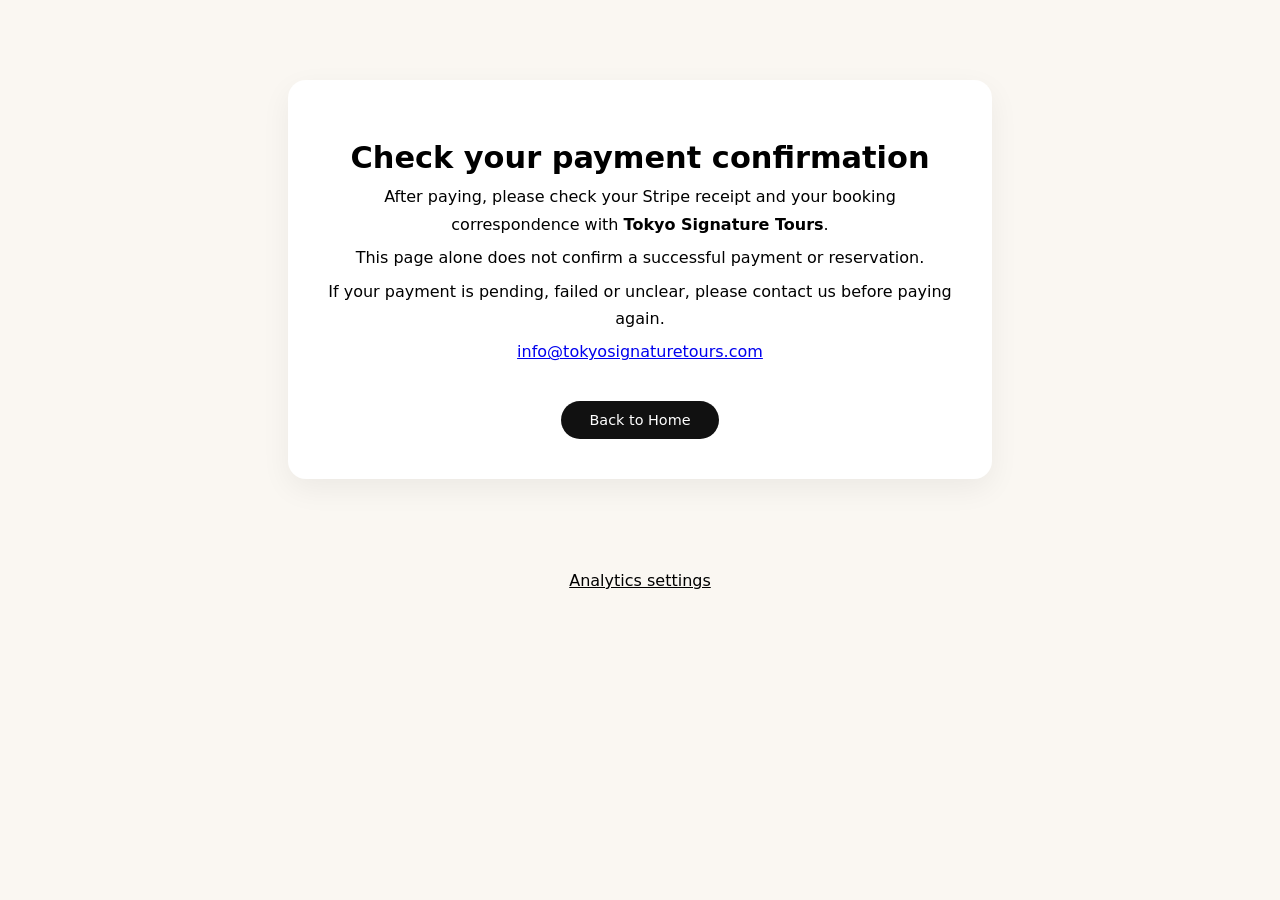
<file: booking-success.html>
<!DOCTYPE html>
<html lang="en">
<head>
  <meta charset="utf-8" />
<script src="/assets/consent.js?v=20261119-consent" defer></script>
  <link rel="icon" type="image/png" sizes="512x512" href="/favicon.png" />
  <title>Payment &amp; Booking Status | Tokyo Signature Tours</title>
  <meta name="robots" content="noindex, follow" />
  <meta name="viewport" content="width=device-width, initial-scale=1" />
  <style>
    body {
      font-family: system-ui, -apple-system, BlinkMacSystemFont, "Segoe UI", sans-serif;
      background: #faf7f2;
      margin: 0;
      padding: 0;
    }
    .wrap {
      max-width: 640px;
      margin: 5rem auto;
      padding: 2.5rem 2rem;
      background: #fff;
      border-radius: 18px;
      box-shadow: 0 10px 30px rgba(0,0,0,0.06);
      text-align: center;
    }
    h1 {
      font-size: 1.9rem;
      margin-bottom: 0.5rem;
    }
    p {
      line-height: 1.7;
      margin: 0.4rem 0;
    }
    .btn-home {
      display: inline-block;
      margin-top: 1.8rem;
      padding: 0.7rem 1.8rem;
      border-radius: 999px;
      background: #111;
      color: #fff;
      text-decoration: none;
      font-size: 0.9rem;
    }
  </style>
<link rel="stylesheet" href="/assets/consent.css?v=20261119-consent" />
</head>
<body>
  <main class="wrap" id="main">
    <h1>Check your payment confirmation</h1>
    <p>After paying, please check your Stripe receipt and your booking correspondence with <strong>Tokyo Signature Tours</strong>.</p>
    <p>This page alone does not confirm a successful payment or reservation.</p>
    <p>If your payment is pending, failed or unclear, please contact us before paying again.</p>
    <p><a href="mailto:info@tokyosignaturetours.com">info@tokyosignaturetours.com</a></p>

    <a class="btn-home" href="https://tokyosignaturetours.com">
      Back to Home
    </a>
  </main>
<footer><div class="tst-consent-settings-row"><button type="button" class="tst-consent-settings" data-tst-consent-settings aria-controls="tst-analytics-dialog" hidden>Analytics settings</button></div>
</footer>
</body>
</html>
</file>
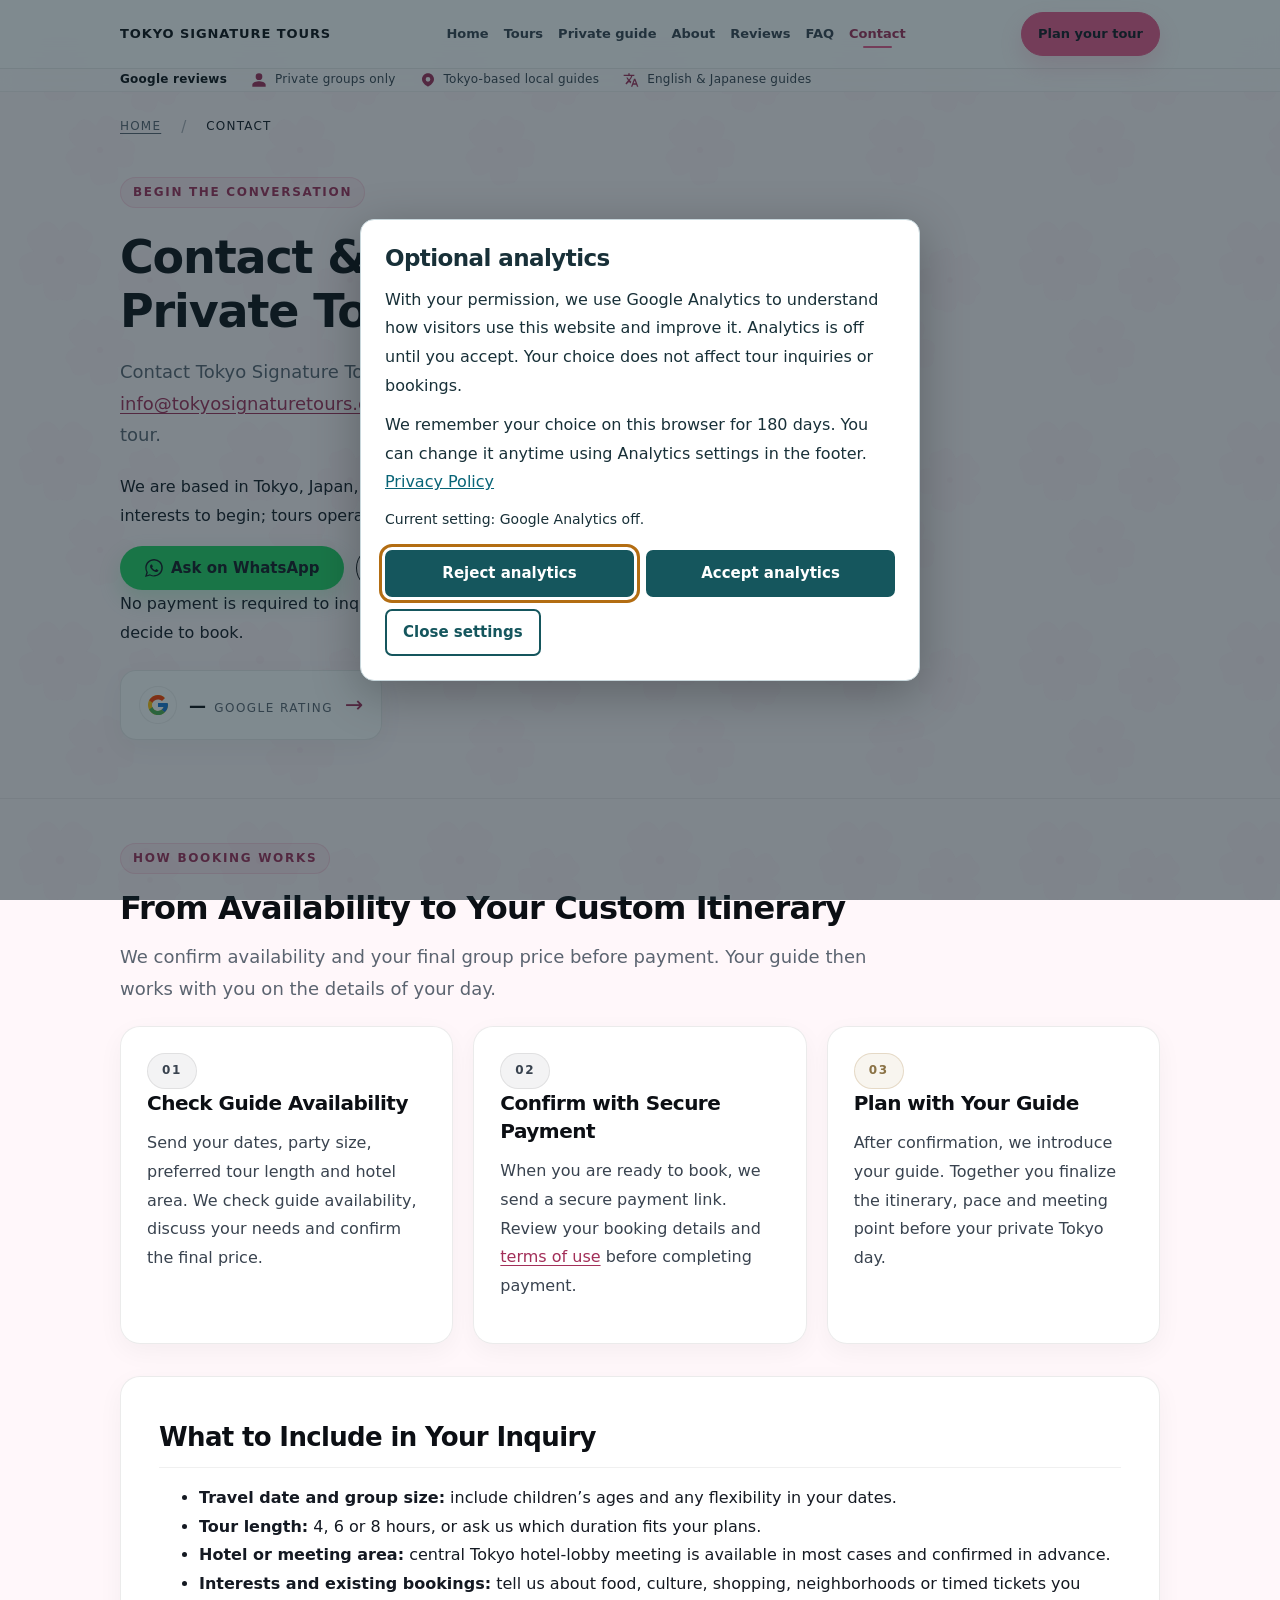
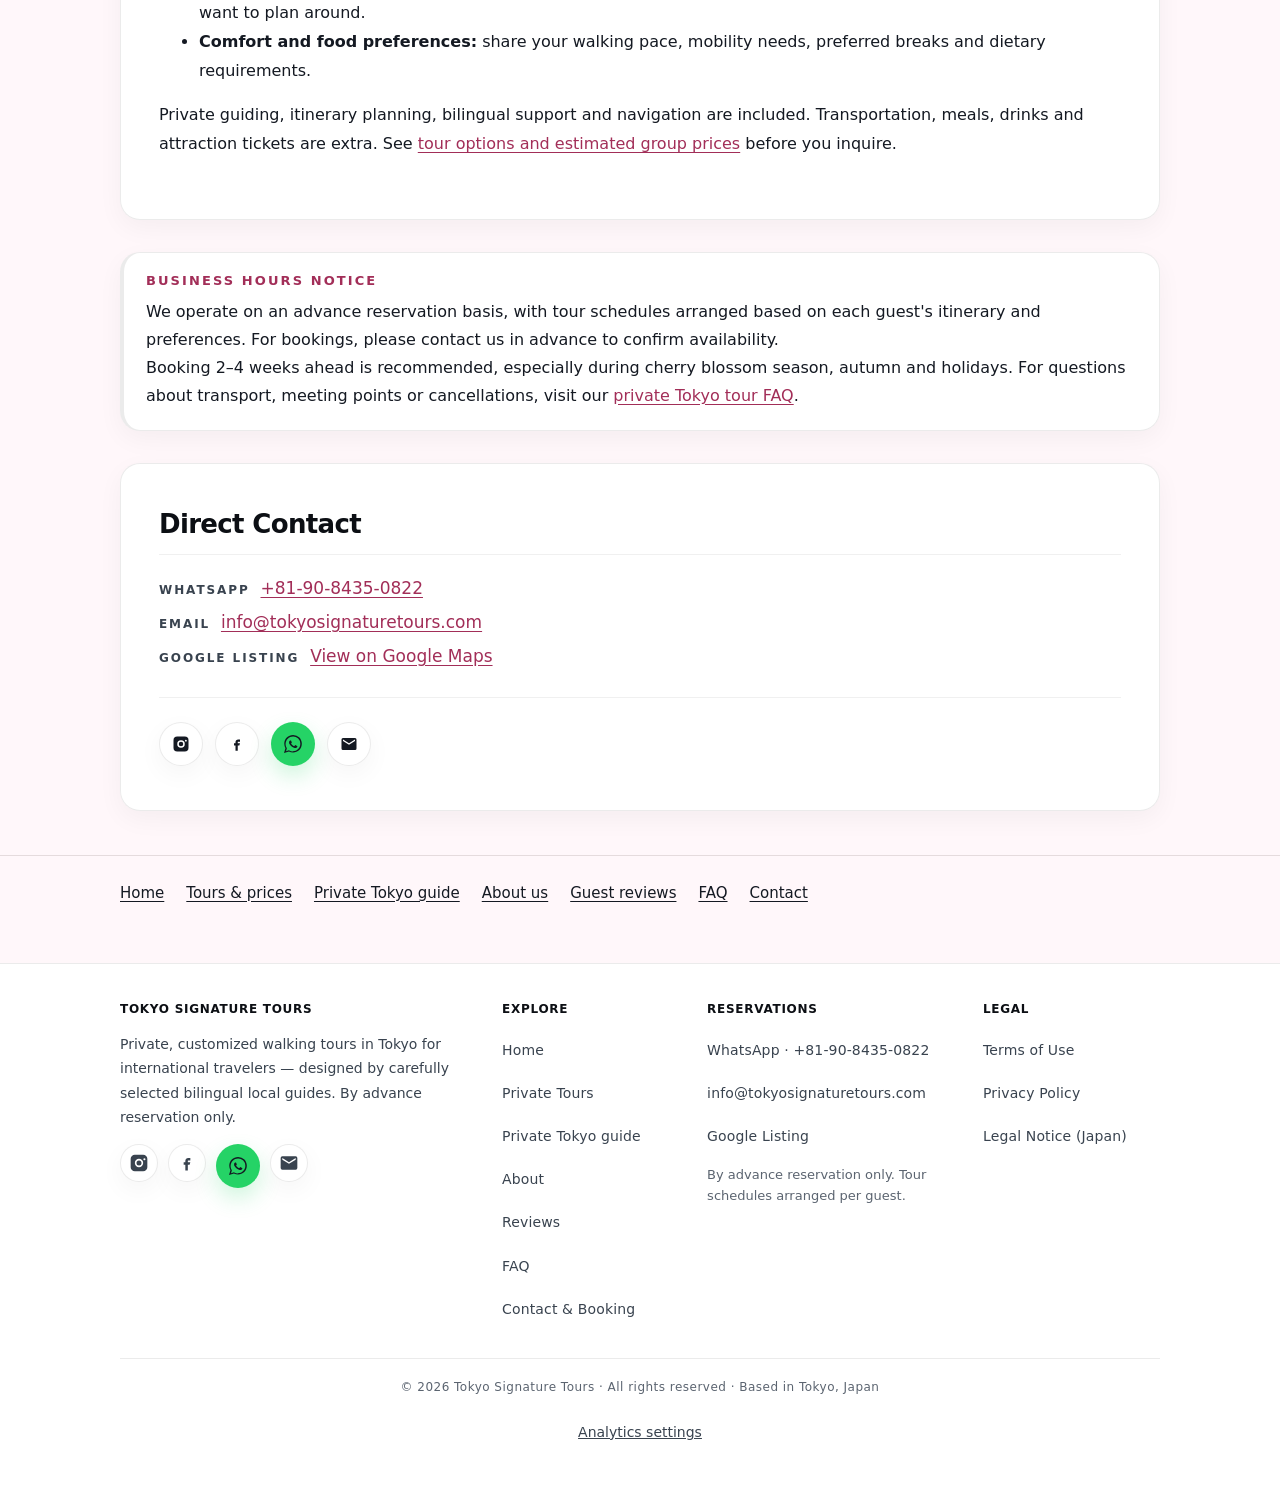
<file: contact.html>
<!DOCTYPE html>
<html lang="en">
<head>
<meta charset="utf-8" />
<script src="/assets/consent.js?v=20261119-consent" data-tst-analytics-page="true" defer></script>
<meta name="viewport" content="width=device-width, initial-scale=1, viewport-fit=cover" />
<title>Contact &amp; Book a Private Tokyo Tour | Tokyo Signature Tours</title>
<link rel="canonical" href="https://tokyosignaturetours.com/contact.html" />
<link rel="icon" type="image/png" sizes="512x512" href="/favicon.png" />
<meta property="og:title" content="Contact &amp; Book a Private Tokyo Tour | Tokyo Signature Tours" />
<meta property="og:description" content="Contact Tokyo Signature Tours by WhatsApp or email to check private tour availability. Confirm your date and group price, then plan with your local guide." />
<meta property="og:type" content="website" />
<meta property="og:url" content="https://tokyosignaturetours.com/contact.html" />
<meta property="og:site_name" content="Tokyo Signature Tours" />
<meta property="og:locale" content="en_US" />
<meta property="og:image" content="https://tokyosignaturetours.com/tokyo-signature-tours-og-image.jpg" />
<meta property="og:image:type" content="image/jpeg" />
<meta property="og:image:width" content="1200" />
<meta property="og:image:height" content="630" />
<meta property="og:image:alt" content="Tokyo Signature Tours title over cherry blossoms, a red pagoda and a snow-capped mountain" />
<meta name="twitter:card" content="summary_large_image" />
<meta name="twitter:title" content="Contact &amp; Book a Private Tokyo Tour | Tokyo Signature Tours" />
<meta name="twitter:description" content="Contact Tokyo Signature Tours by WhatsApp or email to check private tour availability. Confirm your date and group price, then plan with your local guide." />
<meta name="twitter:image" content="https://tokyosignaturetours.com/tokyo-signature-tours-og-image.jpg" />
<meta name="twitter:image:alt" content="Tokyo Signature Tours title over cherry blossoms, a red pagoda and a snow-capped mountain" />
<meta name="description" content="Contact Tokyo Signature Tours by WhatsApp or email to check private tour availability. Confirm your date and group price, then plan with your local guide." />
<meta name="format-detection" content="telephone=no" />
<meta name="robots" content="index,follow,max-image-preview:large,max-snippet:-1,max-video-preview:-1" />







<meta name="article:section" content="Travel / Private Tours / Tokyo" />

<style>
/* =========================================================
   Tokyo Signature Tours — v4.0 Stylesheet
   Sakura foundation · Senior-friendly readability · Refined
   Base font 18px · Generous line-height · High contrast
   ========================================================= */

:root{
  --bg:#fff7fa;
  --panel:#ffffff;
  --text:#1a1f28;            /* high-contrast near-black */
  --text-soft:#3a414c;
  --muted:#6a727e;
  --line:rgba(26,31,40,.10);
  --line-soft:rgba(26,31,40,.06);

  --accent:#c44878;          /* refined sakura rose */
  --accent-dark:#9e3760;
  --accent-soft:rgba(196,72,120,.08);

  --gold:#b89968;            /* warm champagne */
  --ink:#14181f;

  --header:rgba(255,247,250,.95);

  --shadow-1: 0 2px 4px rgba(0,0,0,.04), 0 10px 28px rgba(0,0,0,.05);
  --shadow-2: 0 4px 8px rgba(0,0,0,.05), 0 20px 48px rgba(0,0,0,.07);

  --radius: 8px;
  --radius-lg: 12px;
  --max: 1140px;

  --serif: "Cormorant Garamond", "EB Garamond", Georgia, "Times New Roman", serif;
  --sans: "Inter", "Helvetica Neue", -apple-system, BlinkMacSystemFont, "Segoe UI", system-ui, Arial, sans-serif;

  /* Sakura background pattern (softer, refined) */
  --sakura: url('data:image/svg+xml;utf8,<svg xmlns="http://www.w3.org/2000/svg" width="240" height="240" viewBox="0 0 240 240"><g opacity="0.55"><g transform="translate(70,70) scale(0.65)"><path d="M0,-38 C 11,-58 25,-58 34,-38 C 27,-19 11,-7 0,0 C -11,-7 -27,-19 -34,-38 C -25,-58 -11,-58 0,-38 Z" fill="%23f5c5d3"/><path d="M0,-38 C 11,-58 25,-58 34,-38 C 27,-19 11,-7 0,0 C -11,-7 -27,-19 -34,-38 C -25,-58 -11,-58 0,-38 Z" fill="%23f5c5d3" transform="rotate(72)"/><path d="M0,-38 C 11,-58 25,-58 34,-38 C 27,-19 11,-7 0,0 C -11,-7 -27,-19 -34,-38 C -25,-58 -11,-58 0,-38 Z" fill="%23f5c5d3" transform="rotate(144)"/><path d="M0,-38 C 11,-58 25,-58 34,-38 C 27,-19 11,-7 0,0 C -11,-7 -27,-19 -34,-38 C -25,-58 -11,-58 0,-38 Z" fill="%23f5c5d3" transform="rotate(216)"/><path d="M0,-38 C 11,-58 25,-58 34,-38 C 27,-19 11,-7 0,0 C -11,-7 -27,-19 -34,-38 C -25,-58 -11,-58 0,-38 Z" fill="%23f5c5d3" transform="rotate(288)"/><circle r="5.5" fill="%23dc94ad"/></g><g transform="translate(180,100) scale(0.52) rotate(18)"><path d="M0,-38 C 11,-58 25,-58 34,-38 C 27,-19 11,-7 0,0 C -11,-7 -27,-19 -34,-38 C -25,-58 -11,-58 0,-38 Z" fill="%23f5c5d3"/><path d="M0,-38 C 11,-58 25,-58 34,-38 C 27,-19 11,-7 0,0 C -11,-7 -27,-19 -34,-38 C -25,-58 -11,-58 0,-38 Z" fill="%23f5c5d3" transform="rotate(72)"/><path d="M0,-38 C 11,-58 25,-58 34,-38 C 27,-19 11,-7 0,0 C -11,-7 -27,-19 -34,-38 C -25,-58 -11,-58 0,-38 Z" fill="%23f5c5d3" transform="rotate(144)"/><path d="M0,-38 C 11,-58 25,-58 34,-38 C 27,-19 11,-7 0,0 C -11,-7 -27,-19 -34,-38 C -25,-58 -11,-58 0,-38 Z" fill="%23f5c5d3" transform="rotate(216)"/><path d="M0,-38 C 11,-58 25,-58 34,-38 C 27,-19 11,-7 0,0 C -11,-7 -27,-19 -34,-38 C -25,-58 -11,-58 0,-38 Z" fill="%23f5c5d3" transform="rotate(288)"/><circle r="5" fill="%23dc94ad"/></g><g transform="translate(120,180) scale(0.58) rotate(-12)"><path d="M0,-38 C 11,-58 25,-58 34,-38 C 27,-19 11,-7 0,0 C -11,-7 -27,-19 -34,-38 C -25,-58 -11,-58 0,-38 Z" fill="%23f5c5d3"/><path d="M0,-38 C 11,-58 25,-58 34,-38 C 27,-19 11,-7 0,0 C -11,-7 -27,-19 -34,-38 C -25,-58 -11,-58 0,-38 Z" fill="%23f5c5d3" transform="rotate(72)"/><path d="M0,-38 C 11,-58 25,-58 34,-38 C 27,-19 11,-7 0,0 C -11,-7 -27,-19 -34,-38 C -25,-58 -11,-58 0,-38 Z" fill="%23f5c5d3" transform="rotate(144)"/><path d="M0,-38 C 11,-58 25,-58 34,-38 C 27,-19 11,-7 0,0 C -11,-7 -27,-19 -34,-38 C -25,-58 -11,-58 0,-38 Z" fill="%23f5c5d3" transform="rotate(216)"/><path d="M0,-38 C 11,-58 25,-58 34,-38 C 27,-19 11,-7 0,0 C -11,-7 -27,-19 -34,-38 C -25,-58 -11,-58 0,-38 Z" fill="%23f5c5d3" transform="rotate(288)"/><circle r="5" fill="%23dc94ad"/></g></g></svg>');
}

*,*::before,*::after{box-sizing:border-box}
html{scroll-behavior:smooth;-webkit-text-size-adjust:100%}
html,body{margin:0}
body{
  font-family: var(--sans);
  font-size:18px;            /* SENIOR-FRIENDLY base size */
  line-height:1.8;
  color:var(--text);
  background:var(--bg);
  -webkit-font-smoothing:antialiased;
  -moz-osx-font-smoothing:grayscale;
  font-weight:400;
  letter-spacing:.005em;
}
a{color:inherit;text-decoration:none}
a.text-link{color:var(--accent-dark);text-decoration:underline;text-decoration-thickness:1.5px;text-underline-offset:4px}
a.text-link:hover{color:var(--accent)}
img{max-width:100%;display:block;height:auto}
.container{max-width:var(--max);margin:0 auto;padding:0 22px}

h1,h2,h3,h4{
  font-family: var(--serif);
  font-weight: 600;
  color: var(--ink);
  letter-spacing: 0;
  line-height: 1.25;
}
h1{font-size:36px;line-height:1.2;margin:10px 0 18px}
h2{font-size:30px;line-height:1.25;margin:0 0 18px}
h3{font-size:22px;line-height:1.35;margin:0 0 12px}
h4{
  font-size:14px;letter-spacing:.14em;text-transform:uppercase;
  font-family:var(--sans);font-weight:600;color:var(--text-soft);
  margin:0 0 10px;
}
p{margin:0 0 16px;font-size:17px;line-height:1.8}
:focus-visible{outline:3px solid var(--accent);outline-offset:3px;border-radius:4px}

/* Sakura background — softly behind everything */
body::before{
  content:"";
  position:fixed;
  inset:0;
  background-image:var(--sakura);
  background-repeat:repeat;
  background-size:240px 240px;
  opacity:.18;
  z-index:-1;
  pointer-events:none;
}

/* ============== HEADER ============== */
header.site{
  position:sticky; top:0; z-index:40;
  background:var(--header);
  backdrop-filter:saturate(120%) blur(14px);
  -webkit-backdrop-filter:saturate(120%) blur(14px);
  border-bottom:1px solid var(--line-soft);
}
.nav{display:flex;align-items:center;justify-content:space-between;gap:14px;padding:16px 0}
.brand{display:flex;align-items:center;gap:12px;font-family:var(--serif);font-weight:600;font-size:20px;letter-spacing:.01em;color:var(--ink)}
.brand-mark{
  width:38px;height:38px;border-radius:50%;
  background:#fff;
  display:flex;align-items:center;justify-content:center;
  border:1px solid var(--line);
}
.brand-mark svg{width:20px;height:20px;fill:var(--accent)}
.brand-title{display:flex;flex-direction:column;line-height:1.1}
.brand-title small{
  font-family:var(--sans);font-size:10.5px;letter-spacing:.22em;text-transform:uppercase;
  color:var(--muted);margin-top:4px;font-weight:500;
}

nav.primary{display:none}
nav.primary a{
  padding:10px 14px;display:inline-block;
  font-size:14px;
  text-transform:uppercase;letter-spacing:.14em;font-weight:600;
  color:var(--text-soft);
  transition:color .2s ease;
  position:relative;
}
nav.primary a:hover{color:var(--ink)}
nav.primary a.active{color:var(--accent-dark)}
nav.primary a.active::after{
  content:"";position:absolute;left:14px;right:14px;bottom:4px;
  height:2px;background:var(--accent);border-radius:2px;
}

.cta{
  display:inline-flex;align-items:center;justify-content:center;gap:8px;
  min-height:48px;padding:0 24px;
  border-radius:var(--radius);
  background:var(--accent);color:#fff;
  font-family:var(--sans);font-weight:600;font-size:15px;
  letter-spacing:.06em;
  border:1px solid var(--accent);
  transition:background .2s ease, border-color .2s ease, transform .15s ease;
  white-space:nowrap;
  cursor:pointer;
  box-shadow:0 6px 16px rgba(196,72,120,.20);
}
.cta:hover{background:var(--accent-dark);border-color:var(--accent-dark);transform:translateY(-1px)}
.cta.ghost{background:transparent;color:var(--ink);border-color:var(--ink);box-shadow:none}
.cta.ghost:hover{background:var(--ink);color:#fff}
.cta.outline{background:transparent;color:var(--accent-dark);border-color:var(--accent);box-shadow:none}
.cta.outline:hover{background:var(--accent);color:#fff}
.cta svg{width:16px;height:16px;fill:currentColor}

.menu-toggle{
  margin-left:6px;width:46px;height:46px;border-radius:50%;
  border:1px solid var(--line);background:#fff;display:flex;align-items:center;justify-content:center;cursor:pointer;
  box-shadow:0 4px 12px rgba(0,0,0,.06);
}
.menu-toggle span{display:block;width:18px;height:2px;background:var(--ink);border-radius:2px;position:relative}
.menu-toggle span::before,.menu-toggle span::after{content:"";position:absolute;left:0;width:18px;height:2px;background:var(--ink);border-radius:2px}
.menu-toggle span::before{top:-6px} .menu-toggle span::after{top:6px}

/* Layer the mobile menu and backdrop above the sticky site header (40). */
.menu-backdrop{position:fixed;inset:0;background:rgba(20,24,31,.32);opacity:0;pointer-events:none;transition:opacity .25s ease;z-index:41}
.side-menu{
  position:fixed;top:0;right:0;width:340px;max-width:88vw;height:100%;
  background:#ffffff;
  transform:translateX(102%);transition:transform .28s ease;z-index:42;
  display:flex;flex-direction:column;padding:22px 22px;
  overflow-y:auto;-webkit-overflow-scrolling:touch;
  padding-bottom:calc(24px + env(safe-area-inset-bottom));
  box-shadow:-14px 0 40px rgba(0,0,0,.15);
}
.side-menu-head{display:flex;align-items:center;gap:8px;padding:0 0 16px;border-bottom:1px solid var(--line-soft);margin-bottom:16px}
.side-menu-title{font-family:var(--serif);font-size:19px;font-weight:600}
.side-menu-close{margin-left:auto;border:none;background:none;font-size:30px;cursor:pointer;line-height:1;padding:4px 12px;color:var(--text);font-family:var(--sans);font-weight:300}
.side-menu-close:hover{color:var(--accent)}
.side-menu nav a{
  display:block;padding:16px 4px;
  border-bottom:1px solid var(--line-soft);
  font-size:17px;font-weight:500;
  letter-spacing:.02em;color:var(--text);
}
.side-menu nav a.active{color:var(--accent-dark);font-weight:600}
.side-menu-actions{margin-top:auto;padding-top:18px;border-top:1px solid var(--line-soft);display:grid;gap:12px}
.side-menu-actions .btn{
  display:flex;align-items:center;justify-content:center;gap:10px;min-height:52px;
  border-radius:var(--radius);border:1px solid var(--ink);background:#fff;
  font-family:var(--sans);font-weight:600;font-size:14px;letter-spacing:.08em;
  cursor:pointer;color:var(--ink);
}
.side-menu-actions .btn.primary{
  border-color:var(--accent);background:var(--accent);color:#fff;
  box-shadow:0 8px 20px rgba(196,72,120,.22);
}
.side-menu-actions .btn svg{width:16px;height:16px;fill:currentColor}

body.menu-open{overflow:hidden;touch-action:none}
body.menu-open .menu-backdrop{opacity:1;pointer-events:auto}
body.menu-open .side-menu{transform:translateX(0)}

/* ============== TRUST STRIP ============== */
.trust-strip{
  background:rgba(255,255,255,.65);
  backdrop-filter:blur(8px);
  border-bottom:1px solid var(--line-soft);
  font-size:14px;color:var(--text-soft);
  font-family:var(--sans);
}
.trust-row{display:flex;flex-wrap:wrap;gap:14px 32px;justify-content:center;align-items:center;padding:14px 22px;text-align:center}
.trust-item{display:inline-flex;align-items:center;gap:8px;white-space:nowrap;letter-spacing:.02em}
.trust-item svg{width:16px;height:16px;fill:var(--accent-dark)}
.trust-item strong{color:var(--ink);font-weight:600}
.trust-stars{color:var(--gold);letter-spacing:.08em;font-size:14px}

/* ============== HERO ============== */
.hero{padding:48px 0 28px;position:relative}
.hero-wrap{display:grid;grid-template-columns:1fr;gap:32px;align-items:center}
.eyebrow{
  display:inline-block;font-family:var(--sans);
  font-size:13px;letter-spacing:.22em;text-transform:uppercase;
  color:var(--accent-dark);font-weight:600;
  padding:6px 14px;
  background:var(--accent-soft);
  border:1px solid rgba(196,72,120,.20);
  border-radius:999px;
  margin-bottom:14px;
}

p.lead{
  font-family:var(--serif);
  color:var(--text);
  font-size:22px;
  font-weight:400;
  margin:0 0 22px;
  line-height:1.55;
  letter-spacing:.005em;
}

.hero-points{
  margin:22px 0 0;padding:0;list-style:none;
  color:var(--text);font-size:17px;
  font-family:var(--sans);
}
.hero-points li{
  margin:0 0 12px;padding-left:28px;position:relative;line-height:1.7;
  letter-spacing:.01em;
}
.hero-points li::before{
  content:"";position:absolute;left:0;top:11px;width:16px;height:2px;
  background:var(--accent);border-radius:2px;
}
.hero-actions{display:flex;flex-wrap:wrap;gap:12px;margin-top:10px}
.hero-img{position:relative}
.hero-img img{
  width:100%;height:320px;object-fit:cover;
  border-radius:var(--radius-lg);
  border:1px solid var(--line-soft);
  box-shadow:var(--shadow-2);
}

/* ============== SECTIONS ============== */
section{padding:54px 0;border-top:1px solid var(--line-soft)}
section.first{border-top:none}
.section-head{margin-bottom:28px;max-width:720px}
.section-head h2{margin-bottom:12px}
.section-eyebrow{
  display:inline-block;font-family:var(--sans);
  font-size:13px;letter-spacing:.22em;text-transform:uppercase;
  color:var(--accent-dark);font-weight:600;
  padding:5px 12px;
  background:var(--accent-soft);
  border:1px solid rgba(196,72,120,.18);
  border-radius:999px;
  margin-bottom:14px;
}
.section-lead{
  color:var(--text-soft);font-size:18px;
  max-width:720px;margin:0 0 22px;line-height:1.75;
}

/* ============== CARDS / GRIDS ============== */
.grid{display:grid;gap:24px;grid-template-columns:1fr}
.grid-2{display:grid;gap:24px;grid-template-columns:1fr}
.card{
  border:1px solid var(--line-soft);
  border-radius:var(--radius-lg);
  padding:28px 26px;
  background:rgba(255,255,255,.92);
  transition:border-color .25s ease, transform .25s ease, box-shadow .25s ease;
  box-shadow:var(--shadow-1);
}
.card:hover{border-color:var(--line);transform:translateY(-2px);box-shadow:var(--shadow-2)}
.card .card-title{margin:0 0 14px;font-size:23px;line-height:1.3;font-weight:600}
.card .meta{display:flex;flex-wrap:wrap;gap:8px;margin:8px 0 14px}
.card p{font-size:16.5px;line-height:1.75;color:var(--text-soft)}

.tag{
  display:inline-flex;align-items:center;gap:6px;
  font-family:var(--sans);
  font-size:12px;letter-spacing:.14em;text-transform:uppercase;font-weight:600;
  padding:6px 14px;border-radius:999px;
  background:rgba(26,31,40,.05);border:1px solid var(--line);color:var(--text-soft);
}
.tag.accent{background:var(--accent-soft);border-color:rgba(196,72,120,.30);color:var(--accent-dark)}
.tag.gold{background:rgba(184,153,104,.10);border-color:rgba(184,153,104,.30);color:#8a7245}

/* ============== TESTIMONIALS / REVIEWS ============== */
blockquote.review{
  margin:0 0 20px;padding:26px 28px;
  border:1px solid var(--line-soft);
  background:rgba(255,255,255,.94);
  border-radius:var(--radius-lg);
  position:relative;
  border-left:4px solid var(--accent);
  box-shadow:var(--shadow-1);
}
blockquote.review::before{
  content:"\201C";
  position:absolute;top:8px;right:22px;
  font-family:var(--serif);font-size:64px;
  color:var(--accent);opacity:.22;line-height:1;font-weight:600;
}
blockquote.review .head{display:flex;flex-wrap:wrap;align-items:center;gap:10px;margin-bottom:12px}
blockquote.review .stars{color:var(--gold);letter-spacing:.06em;font-size:16px}
blockquote.review .src{
  font-family:var(--sans);
  font-size:11px;letter-spacing:.20em;text-transform:uppercase;
  color:var(--muted);font-weight:600;
  padding:4px 10px;border:1px solid var(--line);border-radius:999px;
  background:rgba(255,255,255,.8);
}
blockquote.review .src.google{color:#1a73e8;border-color:rgba(26,115,232,.25)}
blockquote.review .src.trip{color:#00aa6c;border-color:rgba(0,170,108,.25)}
blockquote.review .src.fb{color:#1877F2;border-color:rgba(24,119,242,.25)}
blockquote.review .src.ig{color:#c13584;border-color:rgba(193,53,132,.25)}
blockquote.review .author{
  display:block;font-family:var(--serif);font-style:italic;font-size:15px;
  color:var(--muted);margin-top:12px;
}
blockquote.review p.quote{
  margin:0;font-family:var(--serif);
  font-size:18px;font-weight:400;line-height:1.7;
  color:var(--text);font-style:normal;letter-spacing:.005em;
}
blockquote.review p.quote strong{font-weight:600;color:var(--ink);font-family:var(--serif)}

/* Google review badge */
.review-badge{
  display:inline-flex;align-items:center;gap:16px;
  padding:16px 22px;border-radius:var(--radius-lg);background:#fff;
  border:1px solid var(--line);
  margin:6px 0 24px;text-decoration:none;color:var(--text);
  transition:border-color .2s ease, transform .15s ease, box-shadow .2s ease;
  box-shadow:var(--shadow-1);
}
.review-badge:hover{border-color:var(--accent);transform:translateY(-1px);box-shadow:var(--shadow-2)}
.review-badge .g-mark{
  width:38px;height:38px;border-radius:50%;background:#fff;
  display:flex;align-items:center;justify-content:center;
  border:1px solid var(--line-soft);
}
.review-badge .g-mark svg{width:24px;height:24px}
.review-badge .rb-body{display:flex;flex-direction:column;line-height:1.3}
.review-badge .rb-stars{color:var(--gold);font-size:15px;letter-spacing:.04em}
.review-badge .rb-rating{display:flex;align-items:baseline;gap:8px;font-weight:600;color:var(--ink);font-size:15px;font-family:var(--sans);letter-spacing:.02em;margin-top:2px}
.review-badge .rb-rating strong{font-weight:700;font-size:17px}
.review-badge small{color:var(--muted);font-size:12px;letter-spacing:.12em;text-transform:uppercase;font-weight:500}
.review-badge .rb-arrow{margin-left:auto;color:var(--accent-dark);font-size:22px;font-family:var(--serif)}

/* ============== DETAILS SECTION ============== */
.details-section{
  background:rgba(255,255,255,.94);border:1px solid var(--line-soft);
  border-radius:var(--radius-lg);padding:34px 28px;
  box-shadow:var(--shadow-1);
}
.details-section h2{
  margin-top:0;margin-bottom:16px;font-size:26px;
  border-bottom:1px solid var(--line-soft);padding-bottom:12px;
}
.details-section h2:not(:first-child){margin-top:32px}
.features-list{list-style:none;padding:0;margin:14px 0 16px;font-size:17px}
.features-list li{margin:12px 0;padding-left:32px;position:relative;line-height:1.75;color:var(--text)}
.features-list li.included::before{
  content:"";position:absolute;left:0;top:12px;width:18px;height:2px;
  background:var(--accent);border-radius:2px;
}
.features-list li.included::after{
  content:"✓";position:absolute;left:0;top:0;color:#2d7a3e;font-weight:700;font-size:18px;
  display:none;
}
.features-list li.excluded::before{
  content:"×";color:var(--muted);position:absolute;left:4px;top:-2px;
  font-weight:400;font-size:22px;line-height:1;
}

/* ============== CTA BLOCK ============== */
.cta-block{
  background:linear-gradient(135deg,rgba(196,72,120,.08),rgba(184,153,104,.06));
  border:1px solid rgba(196,72,120,.18);
  border-radius:var(--radius-lg);
  padding:44px 28px;text-align:center;margin-top:10px;
  box-shadow:var(--shadow-1);
}
.cta-block h2{margin-top:8px}
.cta-block p{color:var(--text-soft);margin:0 auto 24px;max-width:600px;font-size:17px}
.cta-block-actions{display:flex;flex-wrap:wrap;gap:14px;justify-content:center}

/* ============== NOTICE BOX ============== */
.notice-box{
  border:1px solid rgba(196,72,120,.20);
  border-left:4px solid var(--accent);
  border-radius:var(--radius);
  background:rgba(255,255,255,.85);
  padding:20px 22px;
  margin:20px 0;
}
.notice-box h2{
  font-family:var(--sans);
  color:var(--accent-dark);
  font-size:13px;letter-spacing:.16em;text-transform:uppercase;
  margin:0 0 8px;font-weight:700;
}
.notice-box p{margin:0;font-size:16px;line-height:1.75;color:var(--text)}

/* ============== ICON BUTTONS ============== */
.icon-btn{
  display:inline-flex;align-items:center;justify-content:center;
  width:44px;height:44px;border-radius:50%;
  border:1px solid var(--line);background:#fff;color:var(--text);
  transition:border-color .2s ease, color .2s ease, transform .15s ease;
  box-shadow:var(--shadow-1);
}
.icon-btn:hover{border-color:var(--accent);color:var(--accent-dark);transform:translateY(-1px)}
.icon{width:18px;height:18px;fill:currentColor}

/* ============== FOOTER ============== */
footer.site{
  border-top:1px solid var(--line-soft);
  background:rgba(255,255,255,.95);
  padding:48px 0 32px;margin-top:32px;
  font-size:15px;color:var(--text-soft);font-family:var(--sans);
}
.footer-grid{display:grid;grid-template-columns:1fr;gap:32px;text-align:center}
.footer-col h4{
  margin:0 0 14px;font-family:var(--sans);font-size:13px;
  letter-spacing:.18em;text-transform:uppercase;color:var(--ink);font-weight:700;
}
.footer-col p{font-size:15px;line-height:1.75;margin:0 0 12px}
.footer-col a{display:block;padding:6px 0;color:var(--text-soft);font-size:15px;letter-spacing:.01em}
.footer-col a:hover{color:var(--accent-dark)}
.footer-bottom{
  margin-top:32px;padding-top:22px;border-top:1px solid var(--line-soft);
  text-align:center;font-size:13px;color:var(--muted);letter-spacing:.04em;
}
.footer-socials{display:flex;gap:12px;justify-content:center;margin-top:14px}

/* ============== BREADCRUMBS ============== */
.crumbs{
  font-family:var(--sans);font-size:13px;color:var(--muted);
  padding:20px 0 0;letter-spacing:.10em;text-transform:uppercase;
}
.crumbs ol{list-style:none;padding:0;margin:0;display:flex;flex-wrap:wrap;align-items:center;gap:4px}
.crumbs a{color:var(--muted)}
.crumbs a:hover{color:var(--accent-dark)}
.crumbs .sep{opacity:.5;margin:0 8px;font-family:var(--serif);font-size:15px;text-transform:none;letter-spacing:0}
.crumbs li[aria-current]{color:var(--text)}

/* ============== UTILS ============== */
.text-center{text-align:center}
.muted{color:var(--muted)}
.hr-soft{border:none;border-top:1px solid var(--line-soft);margin:24px 0}

/* ============== RESPONSIVE ============== */
@media (min-width:760px){
  body{font-size:18px;line-height:1.85}
  h1{font-size:52px;line-height:1.15}
  h2{font-size:40px}
  h3{font-size:25px}
  p{font-size:18px}
  p.lead{font-size:24px}
  .hero{padding-top:72px;padding-bottom:48px}
  .hero-wrap{grid-template-columns:1.05fr .95fr;gap:48px}
  .hero-img img{height:520px}
  .grid{grid-template-columns:repeat(auto-fit,minmax(310px,1fr));gap:28px}
  .grid-2{grid-template-columns:1fr 1fr;gap:32px}
  .card{padding:32px 30px}
  .card .card-title{font-size:24px}
  .card p{font-size:17px}
  .details-section{padding:44px 38px}
  .features-list{font-size:18px}
  section{padding:72px 0}
  .footer-grid{grid-template-columns:1.4fr 1fr 1fr 1fr;text-align:left;gap:40px}
  .footer-socials{justify-content:flex-start}
  blockquote.review p.quote{font-size:19px}
}

@media (min-width:960px){
  nav.primary{display:flex;gap:2px}
  .menu-toggle{display:none}
  .side-menu{display:none}
  .cta{min-height:50px;font-size:15px}
}

@media (prefers-reduced-motion: reduce){
  *,*::before,*::after{animation-duration:.001ms !important;transition-duration:.001ms !important}
  html{scroll-behavior:auto}
}

@media print{
  header.site,.side-menu,.menu-backdrop,.cta,.trust-strip{display:none !important}
  body{background:#fff;color:#000}
  body::before{display:none}
}


/* Crawlable page directory. */
.site-directory { padding:24px 0; border-top:1px solid rgba(80,60,60,.15); }
.site-directory .container { display:flex; flex-wrap:wrap; gap:12px 22px; }
.site-directory a { text-decoration:underline; text-underline-offset:3px; font-size:15px; }


@media (max-width:600px) {
  header.site .nav { padding:12px 16px; gap:10px; }
  header.site .brand { min-width:0; font-size:18px; }
  header.site .brand-mark, header.site .brand-title small { display:none; }
  header.site .cta { padding:0 12px; font-size:13px; letter-spacing:0; }
  header.site .menu-toggle { flex:0 0 44px; margin-left:0; }
}

</style>

<script type="application/ld+json">
{
  "@context": "https://schema.org",
  "@graph": [
    {
      "@type": "LocalBusiness",
      "@id": "https://tokyosignaturetours.com/#organization",
      "name": "Tokyo Signature Tours",
      "url": "https://tokyosignaturetours.com/",
      "description": "Tokyo Signature Tours offers customized private Tokyo tours with carefully selected English-speaking bilingual local guides, itinerary planning and flexible pacing for couples, families, first-time visitors, seniors and small private groups.",
      "image": "https://tokyosignaturetours.com/tokyo-signature-tours-og-image.jpg",
      "areaServed": {
        "@type": "City",
        "name": "Tokyo"
      },
      "telephone": "+81-90-8435-0822",
      "email": "info@tokyosignaturetours.com",
      "priceRange": "USD 269–799 per private Tokyo group (1–6 guests)",
      "sameAs": [
        "https://www.instagram.com/tokyosignaturetours/",
        "https://www.facebook.com/profile.php?id=61580978236755",
        "https://www.google.com/maps/place/Tokyo+Signature+Tours+%7C+Private+Tokyo+Tours/@35.701622,139.6885977,14z/data=!3m1!4b1!4m6!3m5!1s0x2ae76d89645afc83:0x968877d08d9a25e1!8m2!3d35.7015889!4d139.7091972!16s%2Fg%2F11yrbvflx0"
      ],
      "address": {
        "@type": "PostalAddress",
        "addressLocality": "Tokyo",
        "addressCountry": "JP"
      },
      "hasMap": "https://www.google.com/maps/place/Tokyo+Signature+Tours+%7C+Private+Tokyo+Tours/@35.701622,139.6885977,14z/data=!3m1!4b1!4m6!3m5!1s0x2ae76d89645afc83:0x968877d08d9a25e1!8m2!3d35.7015889!4d139.7091972!16s%2Fg%2F11yrbvflx0",
      "identifier": {
        "@type": "PropertyValue",
        "propertyID": "Google Place ID",
        "value": "ChIJg_xaZIlt5yoR4SWajdB3iJY"
      },
      "founder": {
        "@type": "Person",
        "@id": "https://tokyosignaturetours.com/about.html#taka",
        "name": "Taka",
        "alternateName": "Hyangmoon Huh",
        "jobTitle": "Founder"
      },
      "contactPoint": {
        "@type": "ContactPoint",
        "contactType": "customer service",
        "telephone": "+81-90-8435-0822",
        "email": "info@tokyosignaturetours.com",
        "availableLanguage": [
          "English",
          "Japanese"
        ]
      }
    },
    {
      "@type": "BreadcrumbList",
      "@id": "https://tokyosignaturetours.com/contact.html#breadcrumb",
      "itemListElement": [
        {
          "@type": "ListItem",
          "position": 1,
          "name": "Home",
          "item": "https://tokyosignaturetours.com/"
        },
        {
          "@type": "ListItem",
          "position": 2,
          "name": "Contact",
          "item": "https://tokyosignaturetours.com/contact.html"
        }
      ]
    },
    {
      "@type": "ContactPage",
      "@id": "https://tokyosignaturetours.com/contact.html#webpage",
      "url": "https://tokyosignaturetours.com/contact.html",
      "name": "Contact & Book a Private Tokyo Tour | Tokyo Signature Tours",
      "description": "Contact Tokyo Signature Tours by WhatsApp or email to check private tour availability. Confirm your date and group price, then plan with your local guide.",
      "inLanguage": "en",
      "isPartOf": {
        "@id": "https://tokyosignaturetours.com/#website"
      },
      "about": {
        "@id": "https://tokyosignaturetours.com/#organization"
      },
      "mainEntity": {
        "@id": "https://tokyosignaturetours.com/#organization"
      },
      "dateModified": "2026-10-05",
      "breadcrumb": {
        "@id": "https://tokyosignaturetours.com/contact.html#breadcrumb"
      },
      "publisher": {
        "@id": "https://tokyosignaturetours.com/#organization"
      }
    },
    {
      "@type": "WebSite",
      "@id": "https://tokyosignaturetours.com/#website",
      "url": "https://tokyosignaturetours.com/",
      "name": "Tokyo Signature Tours",
      "inLanguage": "en",
      "publisher": {
        "@id": "https://tokyosignaturetours.com/#organization"
      }
    }
  ]
}
</script>

<link rel="stylesheet" href="/assets/subpages.css" />
<noscript><style>.menu-toggle,.sticky-buy{display:none!important}</style></noscript>
<script src="/assets/contact-tracking.js?v=20261119-consent" defer></script>
<link rel="stylesheet" href="/assets/google-reviews.css?v=20261011-mobile" />
<script src="/assets/google-reviews.js?v=20261011-mobile" defer></script>
<link rel="stylesheet" href="/assets/responsive.css?v=20261119-accessibility" />
<link rel="stylesheet" href="/assets/consent.css?v=20261119-consent" />
<link rel="stylesheet" href="/assets/whatsapp-actions.css?v=20261119-whatsapp" />
</head>
<body class="subpage">

<a class="skip-link" href="#main">Skip to main content</a>
<div class="menu-backdrop" aria-hidden="true"></div>
<aside id="mobile-menu" class="side-menu" aria-label="Mobile navigation" aria-modal="true" role="dialog" aria-hidden="true" inert>
  <div class="side-menu-head">
    <div class="side-menu-title">Tokyo Signature Tours</div>
    <button class="side-menu-close" aria-label="Close menu" type="button">×</button>
  </div>
  <nav aria-label="Site navigation"><a href="/">Home</a>
<a href="/tours.html">Tours</a>
<a href="/private-tokyo-tour-guide.html">Private guide</a>
<a href="/about.html">About</a>
<a href="/reviews.html">Reviews</a>
<a href="/faq.html">FAQ</a>
<a href="/contact.html" class="active" aria-current="page">Contact</a></nav>
  <div class="side-menu-actions">
    <a class="btn primary" href="/tours.html#booking">
      <svg viewBox="0 0 24 24" aria-hidden="true"><path d="M19 4h-1V2h-2v2H8V2H6v2H5a2 2 0 0 0-2 2v14a2 2 0 0 0 2 2h14a2 2 0 0 0 2-2V6a2 2 0 0 0-2-2zm0 16H5V10h14z"/></svg>
      Check Availability
    </a>
    <a class="btn whatsapp-action" href="https://wa.me/819084350822?text=Hello%20Tokyo%20Signature%20Tours%2C%0A%0AI%20would%20like%20to%20check%20availability%20for%20a%20private%20Tokyo%20tour.%0A%0APreferred%20date%28s%29%3A%0ATour%20length%20%284%2C%206%20or%208%20hours%29%3A%0ANumber%20of%20guests%3A%0AChildren%27s%20ages%20%28if%20applicable%29%3A%0AHotel%20or%20meeting%20area%20%28if%20decided%29%3A%0AInterests%20and%20existing%20reservations%3A%0AWalking%20pace%20or%20mobility%20needs%3A%0ADietary%20preferences%20or%20allergies%3A" target="_blank" rel="noopener">
      <svg viewBox="0 0 24 24" aria-hidden="true"><path d="M20.52 3.48A11.86 11.86 0 0 0 12.06 0C5.58 0 .36 5.21.36 11.67c0 2.06.54 4.08 1.56 5.86L0 24l6.63-1.88a12 12 0 0 0 5.43 1.35h.01c6.48 0 11.7-5.21 11.7-11.67 0-3.12-1.23-6.05-3.25-8.32zM12.06 22a9.9 9.9 0 0 1-5.04-1.37l-.36-.21-3.94 1.12 1.12-3.84-.23-.39a9.83 9.83 0 0 1-1.5-5.05C2.1 6.4 6.66 1.9 12.06 1.9c2.6 0 5.04 1.01 6.88 2.84a9.6 9.6 0 0 1 2.85 6.92c0 5.4-4.56 9.99-9.93 9.99zm5.04-7.6c-.27-.13-1.6-.79-1.84-.88-.24-.09-.42-.13-.6.13-.18.27-.69.88-.84 1.06-.16.18-.31.2-.58.07-.27-.13-1.14-.42-2.17-1.33-.8-.69-1.34-1.55-1.5-1.82-.16-.27-.02-.42.11-.55.12-.12.27-.31.4-.47.13-.16.18-.27.27-.45.09-.18.04-.34-.02-.47-.07-.13-.6-1.45-.82-1.99-.22-.54-.44-.46-.6-.47h-.51c-.18 0-.47.07-.72.34-.24.27-.95.93-.95 2.27 0 1.34.98 2.63 1.12 2.81.13.18 1.93 2.93 4.68 4.04.65.28 1.16.45 1.55.57.65.21 1.24.18 1.71.11.52-.08 1.6-.65 1.83-1.27.23-.62.23-1.15.16-1.27-.06-.11-.24-.18-.51-.31z"/></svg>
      WhatsApp
    </a>
  </div>
</aside>

<header class="site" role="banner"><div class="container nav">
<a class="brand" href="/" aria-label="Tokyo Signature Tours home">Tokyo Signature Tours</a>
<nav class="primary" aria-label="Primary navigation"><a href="/">Home</a>
<a href="/tours.html">Tours</a>
<a href="/private-tokyo-tour-guide.html">Private guide</a>
<a href="/about.html">About</a>
<a href="/reviews.html">Reviews</a>
<a href="/faq.html">FAQ</a>
<a href="/contact.html" class="active" aria-current="page">Contact</a></nav>
<div style="display:flex;align-items:center;gap:8px"><a class="cta" href="/contact.html">Plan your tour</a><button class="menu-toggle" type="button" aria-label="Open menu" aria-controls="mobile-menu" aria-expanded="false"><span></span></button></div>
</div></header>

<div class="trust-strip" role="region" aria-label="Trust indicators">
  <div class="container trust-row">
    <span class="trust-item">
      <span class="trust-stars" data-google-review-summary-stars></span>
      <strong data-google-review-summary>Google guest reviews</strong>
    </span>
    <span class="trust-item">
      <svg viewBox="0 0 24 24"><path d="M12 12a5 5 0 1 0-5-5 5 5 0 0 0 5 5zm0 2c-3.33 0-10 1.67-10 5v3h20v-3c0-3.33-6.67-5-10-5z"/></svg>
      Private groups only
    </span>
    <span class="trust-item">
      <svg viewBox="0 0 24 24"><path d="M12 2C7 2 3 6 3 11c0 7 9 11 9 11s9-4 9-11c0-5-4-9-9-9zm0 12.5A3.5 3.5 0 1 1 15.5 11 3.5 3.5 0 0 1 12 14.5z"/></svg>
      Tokyo-based local guides
    </span>
    <span class="trust-item">
      <svg viewBox="0 0 24 24"><path d="M12.87 15.07 10.33 12.56l.03-.03A17.5 17.5 0 0 0 14.07 6H17V4h-7V2H8v2H1v2h11.17a15.5 15.5 0 0 1-3.17 5.41 14.7 14.7 0 0 1-2.1-3H5a16.7 16.7 0 0 0 2.5 3.97L3.66 17.36 5.07 18.77 9 14.84l2.44 2.44.76-2.21zM18.5 10h-2L12 22h2l1.12-3h4.75L21 22h2l-4.5-12zm-2.62 7L17.5 12.67 19.12 17h-3.25z"/></svg>
      English &amp; Japanese guides
    </span>
  </div>
</div>

<nav class="crumbs container" aria-label="Breadcrumb"><ol><li><a href="/">Home</a></li><li class="sep" aria-hidden="true">/</li><li aria-current="page">Contact</li></ol></nav>
<main id="main" tabindex="-1">

<section class="first" style="padding-top:36px;" aria-labelledby="section-1-title">
  <div class="container">
    <div class="section-head">
      <span class="section-eyebrow">Begin the Conversation</span>
      <h1 id="section-1-title">Contact &amp; Book Your Private Tokyo Tour</h1>
      <p class="section-lead">Contact Tokyo Signature Tours by WhatsApp at <a class="text-link" href="https://wa.me/819084350822?text=Hello%20Tokyo%20Signature%20Tours%2C%0A%0AI%20would%20like%20to%20check%20availability%20for%20a%20private%20Tokyo%20tour.%0A%0APreferred%20date%28s%29%3A%0ATour%20length%20%284%2C%206%20or%208%20hours%29%3A%0ANumber%20of%20guests%3A%0AChildren%27s%20ages%20%28if%20applicable%29%3A%0AHotel%20or%20meeting%20area%20%28if%20decided%29%3A%0AInterests%20and%20existing%20reservations%3A%0AWalking%20pace%20or%20mobility%20needs%3A%0ADietary%20preferences%20or%20allergies%3A">+81-90-8435-0822</a> or email <a class="text-link" href="mailto:info@tokyosignaturetours.com?subject=Private%20Tokyo%20Tour%20Inquiry&amp;body=Hello%20Tokyo%20Signature%20Tours%2C%0A%0AI%20would%20like%20to%20check%20availability%20for%20a%20private%20Tokyo%20tour.%0A%0APreferred%20date%28s%29%3A%0ATour%20length%20%284%2C%206%20or%208%20hours%29%3A%0ANumber%20of%20guests%3A%0AChildren%27s%20ages%20%28if%20applicable%29%3A%0AHotel%20or%20meeting%20area%20%28if%20decided%29%3A%0AInterests%20and%20existing%20reservations%3A%0AWalking%20pace%20or%20mobility%20needs%3A%0ADietary%20preferences%20or%20allergies%3A">info@tokyosignaturetours.com</a> to check availability for a private 4, 6 or 8-hour Tokyo tour.</p>
      <p>We are based in Tokyo, Japan, and can help in English or Japanese. Send your date, group size and interests to begin; tours operate by advance reservation.</p>
      <div class="hero-actions">
        <a class="cta whatsapp-action" href="https://wa.me/819084350822?text=Hello%20Tokyo%20Signature%20Tours%2C%0A%0AI%20would%20like%20to%20check%20availability%20for%20a%20private%20Tokyo%20tour.%0A%0APreferred%20date%28s%29%3A%0ATour%20length%20%284%2C%206%20or%208%20hours%29%3A%0ANumber%20of%20guests%3A%0AChildren%27s%20ages%20%28if%20applicable%29%3A%0AHotel%20or%20meeting%20area%20%28if%20decided%29%3A%0AInterests%20and%20existing%20reservations%3A%0AWalking%20pace%20or%20mobility%20needs%3A%0ADietary%20preferences%20or%20allergies%3A" target="_blank" rel="noopener"><svg viewBox="0 0 24 24" aria-hidden="true"><path d="M20.52 3.48A11.86 11.86 0 0 0 12.06 0C5.58 0 .36 5.21.36 11.67c0 2.06.54 4.08 1.56 5.86L0 24l6.63-1.88a12 12 0 0 0 5.43 1.35h.01c6.48 0 11.7-5.21 11.7-11.67 0-3.12-1.23-6.05-3.25-8.32zM12.06 22a9.9 9.9 0 0 1-5.04-1.37l-.36-.21-3.94 1.12 1.12-3.84-.23-.39a9.83 9.83 0 0 1-1.5-5.05C2.1 6.4 6.66 1.9 12.06 1.9c2.6 0 5.04 1.01 6.88 2.84a9.6 9.6 0 0 1 2.85 6.92c0 5.4-4.56 9.99-9.93 9.99zm5.04-7.6c-.27-.13-1.6-.79-1.84-.88-.24-.09-.42-.13-.6.13-.18.27-.69.88-.84 1.06-.16.18-.31.2-.58.07-.27-.13-1.14-.42-2.17-1.33-.8-.69-1.34-1.55-1.5-1.82-.16-.27-.02-.42.11-.55.12-.12.27-.31.4-.47.13-.16.18-.27.27-.45.09-.18.04-.34-.02-.47-.07-.13-.6-1.45-.82-1.99-.22-.54-.44-.46-.6-.47h-.51c-.18 0-.47.07-.72.34-.24.27-.95.93-.95 2.27 0 1.34.98 2.63 1.12 2.81.13.18 1.93 2.93 4.68 4.04.65.28 1.16.45 1.55.57.65.21 1.24.18 1.71.11.52-.08 1.6-.65 1.83-1.27.23-.62.23-1.15.16-1.27-.06-.11-.24-.18-.51-.31z"/></svg>Ask on WhatsApp</a>
        <a class="cta ghost" href="mailto:info@tokyosignaturetours.com?subject=Private%20Tokyo%20Tour%20Inquiry&amp;body=Hello%20Tokyo%20Signature%20Tours%2C%0A%0AI%20would%20like%20to%20check%20availability%20for%20a%20private%20Tokyo%20tour.%0A%0APreferred%20date%28s%29%3A%0ATour%20length%20%284%2C%206%20or%208%20hours%29%3A%0ANumber%20of%20guests%3A%0AChildren%27s%20ages%20%28if%20applicable%29%3A%0AHotel%20or%20meeting%20area%20%28if%20decided%29%3A%0AInterests%20and%20existing%20reservations%3A%0AWalking%20pace%20or%20mobility%20needs%3A%0ADietary%20preferences%20or%20allergies%3A">Send an Email</a>
      </div>
      <p>No payment is required to inquire. We confirm availability and your final group price before you decide to book.</p>
      
<a class="review-badge" href="https://share.google/rSQ56F9cOzpPe06sC" target="_blank" rel="noopener" aria-label="View Tokyo Signature Tours guest reviews on Google" data-google-review-link>
  <span class="g-mark" aria-hidden="true">
    <svg viewBox="0 0 48 48"><path fill="#FFC107" d="M43.6 20.5H42V20H24v8h11.3c-1.6 4.6-6 8-11.3 8-6.6 0-12-5.4-12-12s5.4-12 12-12c3 0 5.8 1.1 7.9 3l5.7-5.7C34 6 29.3 4 24 4 12.9 4 4 12.9 4 24s8.9 20 20 20 20-8.9 20-20c0-1.3-.1-2.3-.4-3.5z"/><path fill="#FF3D00" d="M6.3 14.7l6.6 4.8C14.6 16 19 13 24 13c3 0 5.8 1.1 7.9 3l5.7-5.7C34 6 29.3 4 24 4 16.4 4 9.8 8.3 6.3 14.7z"/><path fill="#4CAF50" d="M24 44c5.2 0 9.9-2 13.4-5.2l-6.2-5.2c-2 1.4-4.5 2.4-7.2 2.4-5.2 0-9.6-3.3-11.2-8L6.3 33C9.7 39.6 16.3 44 24 44z"/><path fill="#1976D2" d="M43.6 20.5H42V20H24v8h11.3c-.8 2.2-2.2 4.1-4.1 5.5l6.2 5.2C40.5 36 44 30.5 44 24c0-1.3-.1-2.3-.4-3.5z"/></svg>
  </span>
  <div class="rb-body">
    <span class="rb-stars" data-google-rating-stars aria-hidden="true"></span>
    <span class="rb-rating"><strong data-google-rating-score>—</strong> <small>Google Rating</small></span>
  </div>
  <span class="rb-arrow" aria-hidden="true">→</span>
</a>

    </div>
  </div>
</section>

<section aria-labelledby="section-2-title">
  <div class="container">
    <div class="section-head">
      <span class="section-eyebrow">How Booking Works</span>
      <h2 id="section-2-title">From Availability to Your Custom Itinerary</h2>
      <p class="section-lead">We confirm availability and your final group price before payment. Your guide then works with you on the details of your day.</p>
    </div>
    <div class="grid">
      <div class="card">
        <span class="tag">01</span>
        <h3>Check Guide Availability</h3>
        <p>Send your dates, party size, preferred tour length and hotel area. We check guide availability, discuss your needs and confirm the final price.</p>
      </div>
      <div class="card">
        <span class="tag">02</span>
        <h3>Confirm with Secure Payment</h3>
        <p>When you are ready to book, we send a secure payment link. Review your booking details and <a class="text-link" href="/terms.html">terms of use</a> before completing payment.</p>
      </div>
      <div class="card">
        <span class="tag gold">03</span>
        <h3>Plan with Your Guide</h3>
        <p>After confirmation, we introduce your guide. Together you finalize the itinerary, pace and meeting point before your private Tokyo day.</p>
      </div>
    </div>

    <div class="details-section" style="margin-top:32px;">
      <h2>What to Include in Your Inquiry</h2>
      <ul>
        <li><strong>Travel date and group size:</strong> include children’s ages and any flexibility in your dates.</li>
        <li><strong>Tour length:</strong> 4, 6 or 8 hours, or ask us which duration fits your plans.</li>
        <li><strong>Hotel or meeting area:</strong> central Tokyo hotel-lobby meeting is available in most cases and confirmed in advance.</li>
        <li><strong>Interests and existing bookings:</strong> tell us about food, culture, shopping, neighborhoods or timed tickets you want to plan around.</li>
        <li><strong>Comfort and food preferences:</strong> share your walking pace, mobility needs, preferred breaks and dietary requirements.</li>
      </ul>
      <p>Private guiding, itinerary planning, bilingual support and navigation are included. Transportation, meals, drinks and attraction tickets are extra. See <a class="text-link" href="/tours.html">tour options and estimated group prices</a> before you inquire.</p>
    </div>

    <div class="notice-box" style="margin-top:32px;" role="region" aria-label="Business hours notice">
      <h2>Business Hours Notice</h2>
      <p>We operate on an advance reservation basis, with tour schedules arranged based on each guest's itinerary and preferences. For bookings, please contact us in advance to confirm availability.</p>
      <p>Booking 2–4 weeks ahead is recommended, especially during cherry blossom season, autumn and holidays. For questions about transport, meeting points or cancellations, visit our <a class="text-link" href="/faq.html">private Tokyo tour FAQ</a>.</p>
    </div>

    <div class="details-section" style="margin-top:32px;">
      <h2>Direct Contact</h2>
      <p style="font-size:17px;line-height:2;margin:10px 0 0;font-family:var(--serif);">
        <strong style="font-family:var(--sans);font-size:12px;letter-spacing:.16em;text-transform:uppercase;color:var(--text-soft);">WhatsApp</strong>
        &nbsp;<a class="text-link" href="https://wa.me/819084350822?text=Hello%20Tokyo%20Signature%20Tours%2C%0A%0AI%20would%20like%20to%20check%20availability%20for%20a%20private%20Tokyo%20tour.%0A%0APreferred%20date%28s%29%3A%0ATour%20length%20%284%2C%206%20or%208%20hours%29%3A%0ANumber%20of%20guests%3A%0AChildren%27s%20ages%20%28if%20applicable%29%3A%0AHotel%20or%20meeting%20area%20%28if%20decided%29%3A%0AInterests%20and%20existing%20reservations%3A%0AWalking%20pace%20or%20mobility%20needs%3A%0ADietary%20preferences%20or%20allergies%3A">+81-90-8435-0822</a><br>
        <strong style="font-family:var(--sans);font-size:12px;letter-spacing:.16em;text-transform:uppercase;color:var(--text-soft);">Email</strong>
        &nbsp;<a class="text-link" href="mailto:info@tokyosignaturetours.com?subject=Private%20Tokyo%20Tour%20Inquiry&amp;body=Hello%20Tokyo%20Signature%20Tours%2C%0A%0AI%20would%20like%20to%20check%20availability%20for%20a%20private%20Tokyo%20tour.%0A%0APreferred%20date%28s%29%3A%0ATour%20length%20%284%2C%206%20or%208%20hours%29%3A%0ANumber%20of%20guests%3A%0AChildren%27s%20ages%20%28if%20applicable%29%3A%0AHotel%20or%20meeting%20area%20%28if%20decided%29%3A%0AInterests%20and%20existing%20reservations%3A%0AWalking%20pace%20or%20mobility%20needs%3A%0ADietary%20preferences%20or%20allergies%3A">info@tokyosignaturetours.com</a><br>
        <strong style="font-family:var(--sans);font-size:12px;letter-spacing:.16em;text-transform:uppercase;color:var(--text-soft);">Google Listing</strong>
        &nbsp;<a class="text-link" href="https://share.google/rSQ56F9cOzpPe06sC" target="_blank" rel="noopener" data-google-review-link>View on Google Maps</a>
      </p>
      <hr class="hr-soft">
      <div style="display:flex;flex-wrap:wrap;gap:12px;">
        <a class="icon-btn" href="https://www.instagram.com/tokyosignaturetours/" target="_blank" rel="noopener" aria-label="Instagram">
          <svg class="icon" viewBox="0 0 24 24"><path d="M7 2h10a5 5 0 0 1 5 5v10a5 5 0 0 1-5 5H7a5 5 0 0 1-5-5V7a5 5 0 0 1 5-5zm5 5a5 5 0 1 0 0 10 5 5 0 0 0 0-10zm6.5-.75a1.25 1.25 0 1 0 0 2.5 1.25 1.25 0 0 0 0-2.5zM12 9a3 3 0 1 1 0 6 3 3 0 0 1 0-6z"/></svg>
        </a>
        <a class="icon-btn" href="https://www.facebook.com/profile.php?id=61580978236755" target="_blank" rel="noopener" aria-label="Facebook">
          <svg class="icon" viewBox="0 0 24 24"><path d="M13.5 9H16V6h-2.5C11.57 6 10 7.57 10 9.5V11H8v3h2v7h3v-7h2.1l.9-3H13v-1.5c0-.28.22-.5.5-.5z"/></svg>
        </a>
        <a class="icon-btn whatsapp-action" href="https://wa.me/819084350822?text=Hello%20Tokyo%20Signature%20Tours%2C%0A%0AI%20would%20like%20to%20check%20availability%20for%20a%20private%20Tokyo%20tour.%0A%0APreferred%20date%28s%29%3A%0ATour%20length%20%284%2C%206%20or%208%20hours%29%3A%0ANumber%20of%20guests%3A%0AChildren%27s%20ages%20%28if%20applicable%29%3A%0AHotel%20or%20meeting%20area%20%28if%20decided%29%3A%0AInterests%20and%20existing%20reservations%3A%0AWalking%20pace%20or%20mobility%20needs%3A%0ADietary%20preferences%20or%20allergies%3A" target="_blank" rel="noopener" aria-label="WhatsApp">
          <svg viewBox="0 0 24 24" aria-hidden="true"><path d="M20.52 3.48A11.86 11.86 0 0 0 12.06 0C5.58 0 .36 5.21.36 11.67c0 2.06.54 4.08 1.56 5.86L0 24l6.63-1.88a12 12 0 0 0 5.43 1.35h.01c6.48 0 11.7-5.21 11.7-11.67 0-3.12-1.23-6.05-3.25-8.32zM12.06 22a9.9 9.9 0 0 1-5.04-1.37l-.36-.21-3.94 1.12 1.12-3.84-.23-.39a9.83 9.83 0 0 1-1.5-5.05C2.1 6.4 6.66 1.9 12.06 1.9c2.6 0 5.04 1.01 6.88 2.84a9.6 9.6 0 0 1 2.85 6.92c0 5.4-4.56 9.99-9.93 9.99zm5.04-7.6c-.27-.13-1.6-.79-1.84-.88-.24-.09-.42-.13-.6.13-.18.27-.69.88-.84 1.06-.16.18-.31.2-.58.07-.27-.13-1.14-.42-2.17-1.33-.8-.69-1.34-1.55-1.5-1.82-.16-.27-.02-.42.11-.55.12-.12.27-.31.4-.47.13-.16.18-.27.27-.45.09-.18.04-.34-.02-.47-.07-.13-.6-1.45-.82-1.99-.22-.54-.44-.46-.6-.47h-.51c-.18 0-.47.07-.72.34-.24.27-.95.93-.95 2.27 0 1.34.98 2.63 1.12 2.81.13.18 1.93 2.93 4.68 4.04.65.28 1.16.45 1.55.57.65.21 1.24.18 1.71.11.52-.08 1.6-.65 1.83-1.27.23-.62.23-1.15.16-1.27-.06-.11-.24-.18-.51-.31z"/></svg>
        </a>
        <a class="icon-btn" href="mailto:info@tokyosignaturetours.com?subject=Private%20Tokyo%20Tour%20Inquiry&amp;body=Hello%20Tokyo%20Signature%20Tours%2C%0A%0AI%20would%20like%20to%20check%20availability%20for%20a%20private%20Tokyo%20tour.%0A%0APreferred%20date%28s%29%3A%0ATour%20length%20%284%2C%206%20or%208%20hours%29%3A%0ANumber%20of%20guests%3A%0AChildren%27s%20ages%20%28if%20applicable%29%3A%0AHotel%20or%20meeting%20area%20%28if%20decided%29%3A%0AInterests%20and%20existing%20reservations%3A%0AWalking%20pace%20or%20mobility%20needs%3A%0ADietary%20preferences%20or%20allergies%3A" aria-label="Email">
          <svg class="icon" viewBox="0 0 24 24"><path d="M20 4H4a2 2 0 0 0-2 2v12a2 2 0 0 0 2 2h16a2 2 0 0 0 2-2V6a2 2 0 0 0-2-2zm0 4-8 5-8-5V6l8 5 8-5v2z"/></svg>
        </a>
      </div>
    </div>
  </div>
</section>

</main>

<nav class="site-directory" aria-label="Explore Tokyo Signature Tours"><div class="container"><a href="/">Home</a><a href="/tours.html">Tours &amp; prices</a><a href="/private-tokyo-tour-guide.html">Private Tokyo guide</a><a href="/about.html">About us</a><a href="/reviews.html">Guest reviews</a><a href="/faq.html">FAQ</a><a href="/contact.html">Contact</a></div></nav>
<footer class="site" role="contentinfo">
  <div class="container">
    <div class="footer-grid">
      <div class="footer-col">
        <h4>Tokyo Signature Tours</h4>
        <p>Private, customized walking tours in Tokyo for international travelers — designed by carefully selected bilingual local guides. By advance reservation only.</p>
        <div class="footer-socials">
          <a class="icon-btn" href="https://www.instagram.com/tokyosignaturetours/" target="_blank" rel="noopener" aria-label="Instagram">
            <svg class="icon" viewBox="0 0 24 24"><path d="M7 2h10a5 5 0 0 1 5 5v10a5 5 0 0 1-5 5H7a5 5 0 0 1-5-5V7a5 5 0 0 1 5-5zm5 5a5 5 0 1 0 0 10 5 5 0 0 0 0-10zm6.5-.75a1.25 1.25 0 1 0 0 2.5 1.25 1.25 0 0 0 0-2.5zM12 9a3 3 0 1 1 0 6 3 3 0 0 1 0-6z"/></svg>
          </a>
          <a class="icon-btn" href="https://www.facebook.com/profile.php?id=61580978236755" target="_blank" rel="noopener" aria-label="Facebook">
            <svg class="icon" viewBox="0 0 24 24"><path d="M13.5 9H16V6h-2.5C11.57 6 10 7.57 10 9.5V11H8v3h2v7h3v-7h2.1l.9-3H13v-1.5c0-.28.22-.5.5-.5z"/></svg>
          </a>
          <a class="icon-btn whatsapp-action" href="https://wa.me/819084350822?text=Hello%20Tokyo%20Signature%20Tours%2C%0A%0AI%20would%20like%20to%20check%20availability%20for%20a%20private%20Tokyo%20tour.%0A%0APreferred%20date%28s%29%3A%0ATour%20length%20%284%2C%206%20or%208%20hours%29%3A%0ANumber%20of%20guests%3A%0AChildren%27s%20ages%20%28if%20applicable%29%3A%0AHotel%20or%20meeting%20area%20%28if%20decided%29%3A%0AInterests%20and%20existing%20reservations%3A%0AWalking%20pace%20or%20mobility%20needs%3A%0ADietary%20preferences%20or%20allergies%3A" target="_blank" rel="noopener" aria-label="WhatsApp">
            <svg viewBox="0 0 24 24" aria-hidden="true"><path d="M20.52 3.48A11.86 11.86 0 0 0 12.06 0C5.58 0 .36 5.21.36 11.67c0 2.06.54 4.08 1.56 5.86L0 24l6.63-1.88a12 12 0 0 0 5.43 1.35h.01c6.48 0 11.7-5.21 11.7-11.67 0-3.12-1.23-6.05-3.25-8.32zM12.06 22a9.9 9.9 0 0 1-5.04-1.37l-.36-.21-3.94 1.12 1.12-3.84-.23-.39a9.83 9.83 0 0 1-1.5-5.05C2.1 6.4 6.66 1.9 12.06 1.9c2.6 0 5.04 1.01 6.88 2.84a9.6 9.6 0 0 1 2.85 6.92c0 5.4-4.56 9.99-9.93 9.99zm5.04-7.6c-.27-.13-1.6-.79-1.84-.88-.24-.09-.42-.13-.6.13-.18.27-.69.88-.84 1.06-.16.18-.31.2-.58.07-.27-.13-1.14-.42-2.17-1.33-.8-.69-1.34-1.55-1.5-1.82-.16-.27-.02-.42.11-.55.12-.12.27-.31.4-.47.13-.16.18-.27.27-.45.09-.18.04-.34-.02-.47-.07-.13-.6-1.45-.82-1.99-.22-.54-.44-.46-.6-.47h-.51c-.18 0-.47.07-.72.34-.24.27-.95.93-.95 2.27 0 1.34.98 2.63 1.12 2.81.13.18 1.93 2.93 4.68 4.04.65.28 1.16.45 1.55.57.65.21 1.24.18 1.71.11.52-.08 1.6-.65 1.83-1.27.23-.62.23-1.15.16-1.27-.06-.11-.24-.18-.51-.31z"/></svg>
          </a>
          <a class="icon-btn" href="mailto:info@tokyosignaturetours.com?subject=Private%20Tokyo%20Tour%20Inquiry&amp;body=Hello%20Tokyo%20Signature%20Tours%2C%0A%0AI%20would%20like%20to%20check%20availability%20for%20a%20private%20Tokyo%20tour.%0A%0APreferred%20date%28s%29%3A%0ATour%20length%20%284%2C%206%20or%208%20hours%29%3A%0ANumber%20of%20guests%3A%0AChildren%27s%20ages%20%28if%20applicable%29%3A%0AHotel%20or%20meeting%20area%20%28if%20decided%29%3A%0AInterests%20and%20existing%20reservations%3A%0AWalking%20pace%20or%20mobility%20needs%3A%0ADietary%20preferences%20or%20allergies%3A" aria-label="Email">
            <svg class="icon" viewBox="0 0 24 24"><path d="M20 4H4a2 2 0 0 0-2 2v12a2 2 0 0 0 2 2h16a2 2 0 0 0 2-2V6a2 2 0 0 0-2-2zm0 4-8 5-8-5V6l8 5 8-5v2z"/></svg>
          </a>
        </div>
      </div>
      <div class="footer-col">
        <h4>Explore</h4>
        <a href="/">Home</a>
        <a href="/tours.html">Private Tours</a>
        <a href="/private-tokyo-tour-guide.html">Private Tokyo guide</a>
        <a href="/about.html">About</a>
        <a href="/reviews.html">Reviews</a>
        <a href="/faq.html">FAQ</a>
        <a href="/contact.html">Contact &amp; Booking</a>
      </div>
      <div class="footer-col">
        <h4>Reservations</h4>
        <a href="https://wa.me/819084350822?text=Hello%20Tokyo%20Signature%20Tours%2C%0A%0AI%20would%20like%20to%20check%20availability%20for%20a%20private%20Tokyo%20tour.%0A%0APreferred%20date%28s%29%3A%0ATour%20length%20%284%2C%206%20or%208%20hours%29%3A%0ANumber%20of%20guests%3A%0AChildren%27s%20ages%20%28if%20applicable%29%3A%0AHotel%20or%20meeting%20area%20%28if%20decided%29%3A%0AInterests%20and%20existing%20reservations%3A%0AWalking%20pace%20or%20mobility%20needs%3A%0ADietary%20preferences%20or%20allergies%3A" target="_blank" rel="noopener">WhatsApp · +81-90-8435-0822</a>
        <a href="mailto:info@tokyosignaturetours.com?subject=Private%20Tokyo%20Tour%20Inquiry&amp;body=Hello%20Tokyo%20Signature%20Tours%2C%0A%0AI%20would%20like%20to%20check%20availability%20for%20a%20private%20Tokyo%20tour.%0A%0APreferred%20date%28s%29%3A%0ATour%20length%20%284%2C%206%20or%208%20hours%29%3A%0ANumber%20of%20guests%3A%0AChildren%27s%20ages%20%28if%20applicable%29%3A%0AHotel%20or%20meeting%20area%20%28if%20decided%29%3A%0AInterests%20and%20existing%20reservations%3A%0AWalking%20pace%20or%20mobility%20needs%3A%0ADietary%20preferences%20or%20allergies%3A">info@tokyosignaturetours.com</a>
        <a href="https://share.google/rSQ56F9cOzpPe06sC" target="_blank" rel="noopener" data-google-review-link>Google Listing</a>
        <p style="font-size:13px;color:var(--muted);margin-top:10px;line-height:1.6;">By advance reservation only. Tour schedules arranged per guest.</p>
      </div>
      <div class="footer-col">
        <h4>Legal</h4>
        <a href="/terms.html">Terms of Use</a>
        <a href="/privacy.html">Privacy Policy</a>
        <a href="/legal.html">Legal Notice (Japan)</a>
      </div>
    </div>
    <div class="footer-bottom">
      © 2026 Tokyo Signature Tours · All rights reserved · Based in Tokyo, Japan
    </div>
  </div>
<div class="tst-consent-settings-row"><button type="button" class="tst-consent-settings" data-tst-consent-settings aria-controls="tst-analytics-dialog" hidden>Analytics settings</button></div>
</footer>
<script>
/* =========================================================
   Tokyo Signature Tours — page interactions
   ========================================================= */

(function(){
  'use strict';

  /* ---------- Mobile Side Menu ---------- */
  (function(){
    const body = document.body;
    const openBtn  = document.querySelector('.menu-toggle');
    const closeBtn = document.querySelector('.side-menu-close');
    const backdrop = document.querySelector('.menu-backdrop');
    const sideMenu = document.querySelector('.side-menu');
    if (!sideMenu || !openBtn) return;

    let lastFocus = null;
    const focusableSel = 'a[href], button:not([disabled]), [tabindex]:not([tabindex="-1"])';

    const setAria = (open)=>{
      sideMenu.inert = !open;
      sideMenu.setAttribute('aria-hidden', open ? 'false' : 'true');
      openBtn.setAttribute('aria-expanded', open ? 'true' : 'false');
    };
    const close = ()=>{
      body.classList.remove('menu-open');
      setAria(false);
      if (lastFocus && lastFocus.focus) lastFocus.focus();
      lastFocus = null;
    };
    const open  = ()=>{
      lastFocus = document.activeElement;
      body.classList.add('menu-open');
      setAria(true);
      const first = sideMenu.querySelector(focusableSel);
      first && first.focus();
    };
    const onKey = (e)=>{
      if (!body.classList.contains('menu-open')) return;
      if (e.key === 'Escape'){ e.preventDefault(); close(); return; }
      if (e.key === 'Tab'){
        const list = [...sideMenu.querySelectorAll(focusableSel)];
        if (!list.length) return;
        const first = list[0], last = list[list.length-1];
        if (e.shiftKey && document.activeElement === first){ e.preventDefault(); last.focus(); }
        else if (!e.shiftKey && document.activeElement === last){ e.preventDefault(); first.focus(); }
      }
    };

    openBtn.addEventListener('click', open);
    closeBtn && closeBtn.addEventListener('click', close);
    backdrop && backdrop.addEventListener('click', close);
    sideMenu.querySelectorAll('a').forEach(a => a.addEventListener('click', close));
    document.addEventListener('keydown', onKey);

    // Release the modal state when the desktop navigation becomes visible.
    const desktopMenuMedia = window.matchMedia('(min-width: 960px)');
    const closeMenuOnDesktop = ()=>{
      if (desktopMenuMedia.matches && body.classList.contains('menu-open')) close();
    };
    if (typeof desktopMenuMedia.addEventListener === 'function') {
      desktopMenuMedia.addEventListener('change', closeMenuOnDesktop);
    } else if (typeof desktopMenuMedia.addListener === 'function') {
      desktopMenuMedia.addListener(closeMenuOnDesktop);
    }
    setAria(false);
    openBtn.setAttribute('aria-expanded', 'false');
  })();

})();

</script>
</body>
</html>
</file>
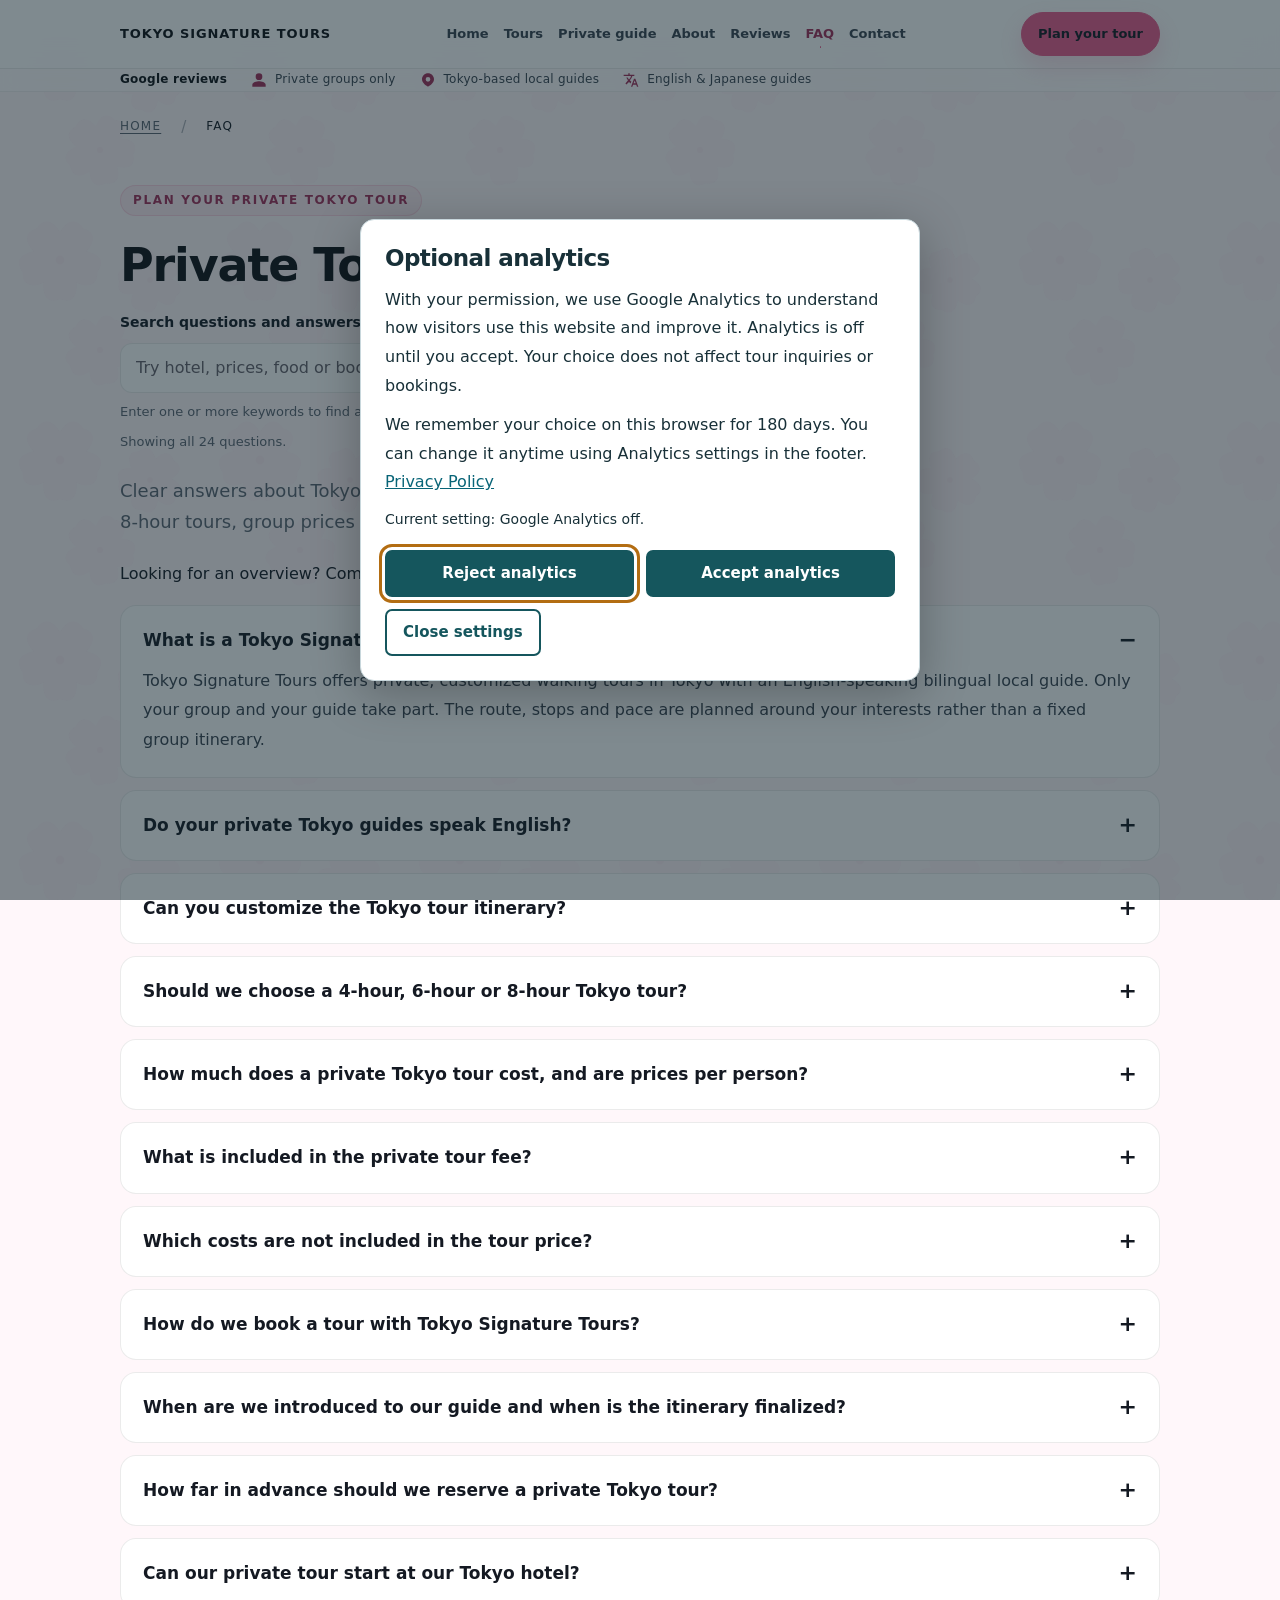
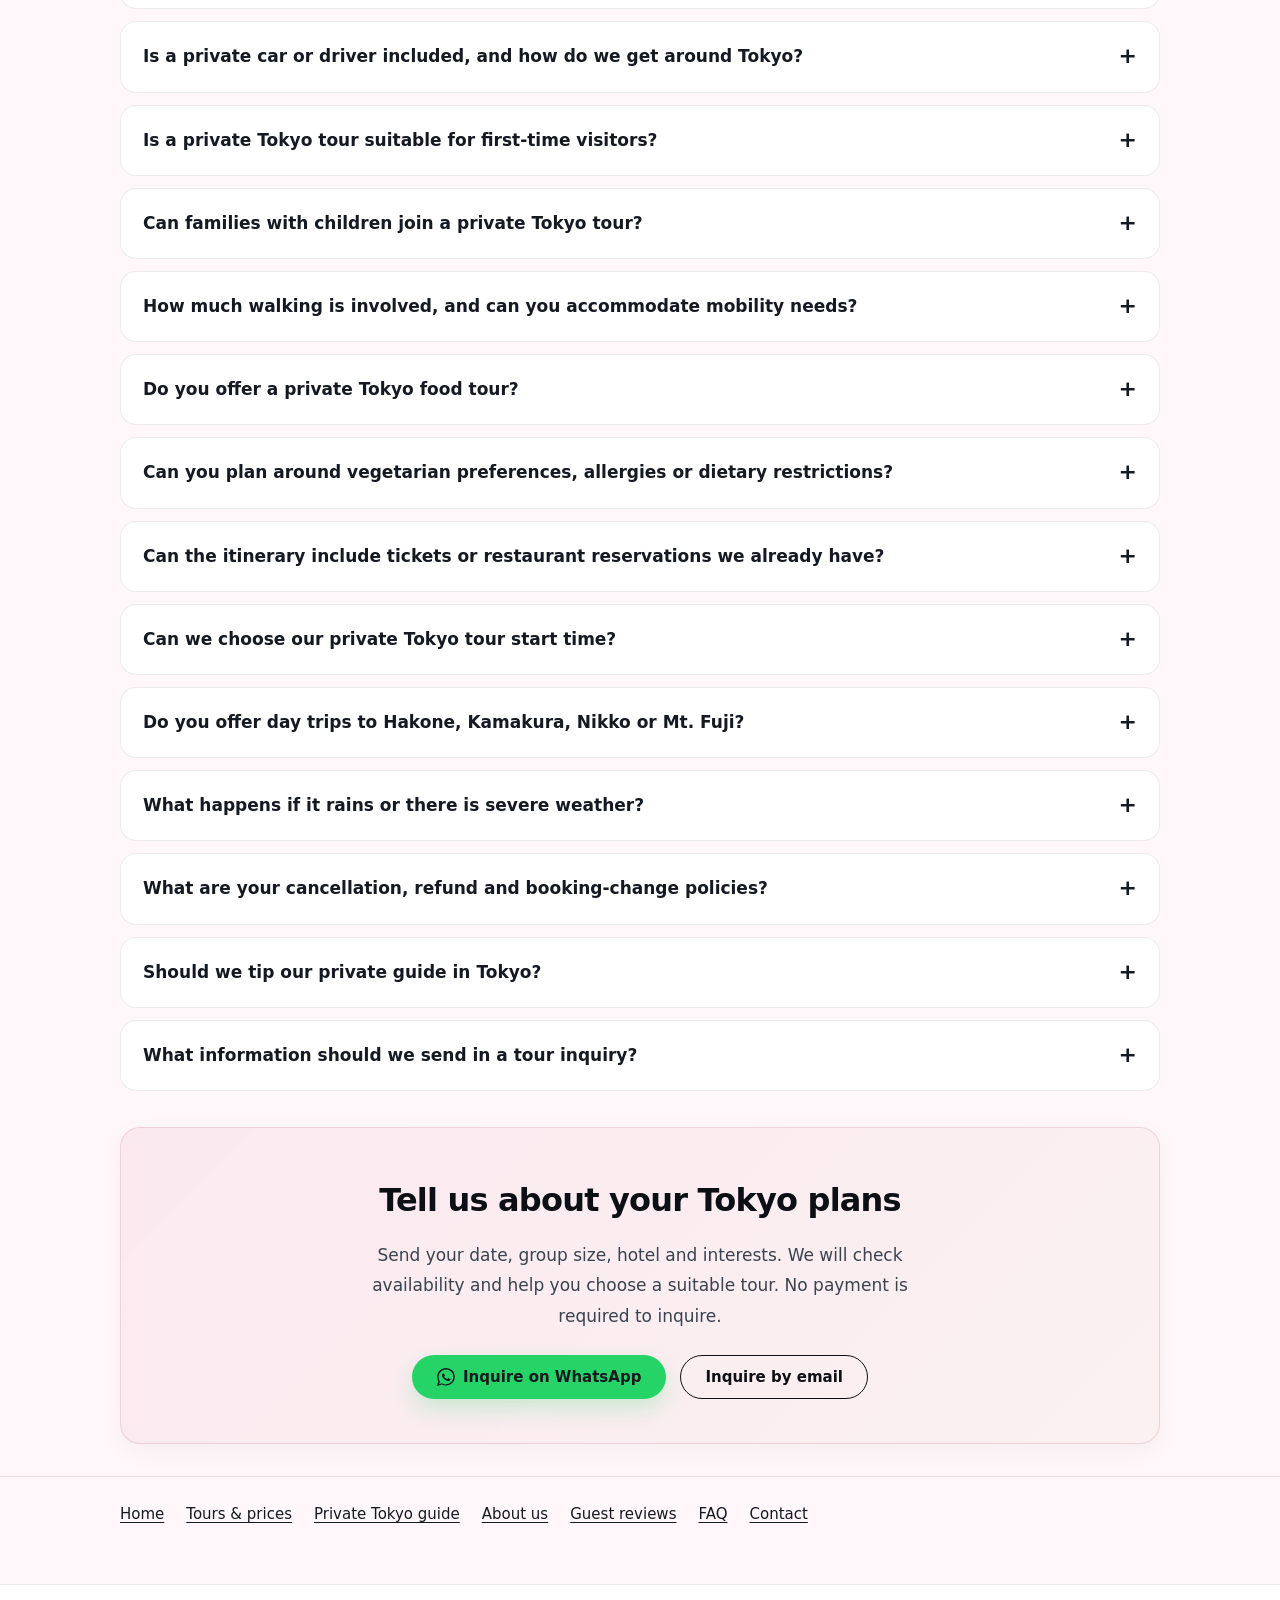
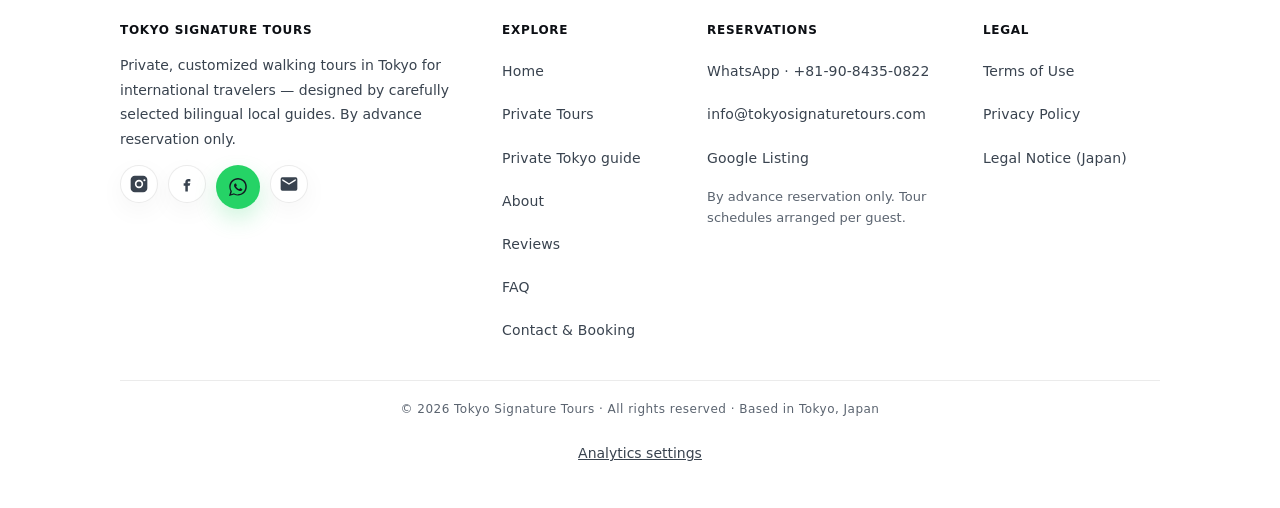
<file: faq.html>
<!DOCTYPE html>
<html lang="en">
<head>
<meta charset="utf-8" />
<script src="/assets/consent.js?v=20261119-consent" data-tst-analytics-page="true" defer></script>
<meta name="viewport" content="width=device-width, initial-scale=1, viewport-fit=cover" />
<title>Private Tokyo Tour FAQ | Tokyo Signature Tours</title>
<link rel="canonical" href="https://tokyosignaturetours.com/faq.html" />
<link rel="icon" type="image/png" sizes="512x512" href="/favicon.png" />
<meta property="og:title" content="Private Tokyo Tour FAQ | Tokyo Signature Tours" />
<meta property="og:description" content="Find answers about private Tokyo tour prices, booking, hotel meetings, transport, children, walking distances and cancellations." />
<meta property="og:type" content="website" />
<meta property="og:url" content="https://tokyosignaturetours.com/faq.html" />
<meta property="og:site_name" content="Tokyo Signature Tours" />
<meta property="og:locale" content="en_US" />
<meta property="og:image" content="https://tokyosignaturetours.com/tokyo-signature-tours-og-image.jpg" />
<meta property="og:image:type" content="image/jpeg" />
<meta property="og:image:width" content="1200" />
<meta property="og:image:height" content="630" />
<meta property="og:image:alt" content="Tokyo Signature Tours title over cherry blossoms, a red pagoda and a snow-capped mountain" />
<meta name="twitter:card" content="summary_large_image" />
<meta name="twitter:title" content="Private Tokyo Tour FAQ | Tokyo Signature Tours" />
<meta name="twitter:description" content="Find answers about private Tokyo tour prices, booking, hotel meetings, transport, children, walking distances and cancellations." />
<meta name="twitter:image" content="https://tokyosignaturetours.com/tokyo-signature-tours-og-image.jpg" />
<meta name="twitter:image:alt" content="Tokyo Signature Tours title over cherry blossoms, a red pagoda and a snow-capped mountain" />
<meta name="description" content="Find answers about private Tokyo tour prices, booking, hotel meetings, transport, children, walking distances and cancellations." />
<meta name="format-detection" content="telephone=no" />
<meta name="robots" content="index,follow,max-image-preview:large,max-snippet:-1,max-video-preview:-1" />







<meta name="article:section" content="Travel / Private Tours / Tokyo" />

<style>
/* =========================================================
   Tokyo Signature Tours — v4.0 Stylesheet
   Sakura foundation · Senior-friendly readability · Refined
   Base font 18px · Generous line-height · High contrast
   ========================================================= */

:root{
  --bg:#fff7fa;
  --panel:#ffffff;
  --text:#1a1f28;            /* high-contrast near-black */
  --text-soft:#3a414c;
  --muted:#6a727e;
  --line:rgba(26,31,40,.10);
  --line-soft:rgba(26,31,40,.06);

  --accent:#c44878;          /* refined sakura rose */
  --accent-dark:#9e3760;
  --accent-soft:rgba(196,72,120,.08);

  --gold:#b89968;            /* warm champagne */
  --ink:#14181f;

  --header:rgba(255,247,250,.95);

  --shadow-1: 0 2px 4px rgba(0,0,0,.04), 0 10px 28px rgba(0,0,0,.05);
  --shadow-2: 0 4px 8px rgba(0,0,0,.05), 0 20px 48px rgba(0,0,0,.07);

  --radius: 8px;
  --radius-lg: 12px;
  --max: 1140px;

  --serif: "Cormorant Garamond", "EB Garamond", Georgia, "Times New Roman", serif;
  --sans: "Inter", "Helvetica Neue", -apple-system, BlinkMacSystemFont, "Segoe UI", system-ui, Arial, sans-serif;

  /* Sakura background pattern (softer, refined) */
  --sakura: url('data:image/svg+xml;utf8,<svg xmlns="http://www.w3.org/2000/svg" width="240" height="240" viewBox="0 0 240 240"><g opacity="0.55"><g transform="translate(70,70) scale(0.65)"><path d="M0,-38 C 11,-58 25,-58 34,-38 C 27,-19 11,-7 0,0 C -11,-7 -27,-19 -34,-38 C -25,-58 -11,-58 0,-38 Z" fill="%23f5c5d3"/><path d="M0,-38 C 11,-58 25,-58 34,-38 C 27,-19 11,-7 0,0 C -11,-7 -27,-19 -34,-38 C -25,-58 -11,-58 0,-38 Z" fill="%23f5c5d3" transform="rotate(72)"/><path d="M0,-38 C 11,-58 25,-58 34,-38 C 27,-19 11,-7 0,0 C -11,-7 -27,-19 -34,-38 C -25,-58 -11,-58 0,-38 Z" fill="%23f5c5d3" transform="rotate(144)"/><path d="M0,-38 C 11,-58 25,-58 34,-38 C 27,-19 11,-7 0,0 C -11,-7 -27,-19 -34,-38 C -25,-58 -11,-58 0,-38 Z" fill="%23f5c5d3" transform="rotate(216)"/><path d="M0,-38 C 11,-58 25,-58 34,-38 C 27,-19 11,-7 0,0 C -11,-7 -27,-19 -34,-38 C -25,-58 -11,-58 0,-38 Z" fill="%23f5c5d3" transform="rotate(288)"/><circle r="5.5" fill="%23dc94ad"/></g><g transform="translate(180,100) scale(0.52) rotate(18)"><path d="M0,-38 C 11,-58 25,-58 34,-38 C 27,-19 11,-7 0,0 C -11,-7 -27,-19 -34,-38 C -25,-58 -11,-58 0,-38 Z" fill="%23f5c5d3"/><path d="M0,-38 C 11,-58 25,-58 34,-38 C 27,-19 11,-7 0,0 C -11,-7 -27,-19 -34,-38 C -25,-58 -11,-58 0,-38 Z" fill="%23f5c5d3" transform="rotate(72)"/><path d="M0,-38 C 11,-58 25,-58 34,-38 C 27,-19 11,-7 0,0 C -11,-7 -27,-19 -34,-38 C -25,-58 -11,-58 0,-38 Z" fill="%23f5c5d3" transform="rotate(144)"/><path d="M0,-38 C 11,-58 25,-58 34,-38 C 27,-19 11,-7 0,0 C -11,-7 -27,-19 -34,-38 C -25,-58 -11,-58 0,-38 Z" fill="%23f5c5d3" transform="rotate(216)"/><path d="M0,-38 C 11,-58 25,-58 34,-38 C 27,-19 11,-7 0,0 C -11,-7 -27,-19 -34,-38 C -25,-58 -11,-58 0,-38 Z" fill="%23f5c5d3" transform="rotate(288)"/><circle r="5" fill="%23dc94ad"/></g><g transform="translate(120,180) scale(0.58) rotate(-12)"><path d="M0,-38 C 11,-58 25,-58 34,-38 C 27,-19 11,-7 0,0 C -11,-7 -27,-19 -34,-38 C -25,-58 -11,-58 0,-38 Z" fill="%23f5c5d3"/><path d="M0,-38 C 11,-58 25,-58 34,-38 C 27,-19 11,-7 0,0 C -11,-7 -27,-19 -34,-38 C -25,-58 -11,-58 0,-38 Z" fill="%23f5c5d3" transform="rotate(72)"/><path d="M0,-38 C 11,-58 25,-58 34,-38 C 27,-19 11,-7 0,0 C -11,-7 -27,-19 -34,-38 C -25,-58 -11,-58 0,-38 Z" fill="%23f5c5d3" transform="rotate(144)"/><path d="M0,-38 C 11,-58 25,-58 34,-38 C 27,-19 11,-7 0,0 C -11,-7 -27,-19 -34,-38 C -25,-58 -11,-58 0,-38 Z" fill="%23f5c5d3" transform="rotate(216)"/><path d="M0,-38 C 11,-58 25,-58 34,-38 C 27,-19 11,-7 0,0 C -11,-7 -27,-19 -34,-38 C -25,-58 -11,-58 0,-38 Z" fill="%23f5c5d3" transform="rotate(288)"/><circle r="5" fill="%23dc94ad"/></g></g></svg>');
}

*,*::before,*::after{box-sizing:border-box}
html{scroll-behavior:smooth;-webkit-text-size-adjust:100%}
html,body{margin:0}
body{
  font-family: var(--sans);
  font-size:18px;            /* SENIOR-FRIENDLY base size */
  line-height:1.8;
  color:var(--text);
  background:var(--bg);
  -webkit-font-smoothing:antialiased;
  -moz-osx-font-smoothing:grayscale;
  font-weight:400;
  letter-spacing:.005em;
}
a{color:inherit;text-decoration:none}
a.text-link{color:var(--accent-dark);text-decoration:underline;text-decoration-thickness:1.5px;text-underline-offset:4px}
a.text-link:hover{color:var(--accent)}
img{max-width:100%;display:block;height:auto}
.container{max-width:var(--max);margin:0 auto;padding:0 22px}

h1,h2,h3,h4{
  font-family: var(--serif);
  font-weight: 600;
  color: var(--ink);
  letter-spacing: 0;
  line-height: 1.25;
}
h1{font-size:36px;line-height:1.2;margin:10px 0 18px}
h2{font-size:30px;line-height:1.25;margin:0 0 18px}
h3{font-size:22px;line-height:1.35;margin:0 0 12px}
h4{
  font-size:14px;letter-spacing:.14em;text-transform:uppercase;
  font-family:var(--sans);font-weight:600;color:var(--text-soft);
  margin:0 0 10px;
}
p{margin:0 0 16px;font-size:17px;line-height:1.8}
:focus-visible{outline:3px solid var(--accent);outline-offset:3px;border-radius:4px}

/* Sakura background — softly behind everything */
body::before{
  content:"";
  position:fixed;
  inset:0;
  background-image:var(--sakura);
  background-repeat:repeat;
  background-size:240px 240px;
  opacity:.18;
  z-index:-1;
  pointer-events:none;
}

/* ============== HEADER ============== */
header.site{
  position:sticky; top:0; z-index:40;
  background:var(--header);
  backdrop-filter:saturate(120%) blur(14px);
  -webkit-backdrop-filter:saturate(120%) blur(14px);
  border-bottom:1px solid var(--line-soft);
}
.nav{display:flex;align-items:center;justify-content:space-between;gap:14px;padding:16px 0}
.brand{display:flex;align-items:center;gap:12px;font-family:var(--serif);font-weight:600;font-size:20px;letter-spacing:.01em;color:var(--ink)}
.brand-mark{
  width:38px;height:38px;border-radius:50%;
  background:#fff;
  display:flex;align-items:center;justify-content:center;
  border:1px solid var(--line);
}
.brand-mark svg{width:20px;height:20px;fill:var(--accent)}
.brand-title{display:flex;flex-direction:column;line-height:1.1}
.brand-title small{
  font-family:var(--sans);font-size:10.5px;letter-spacing:.22em;text-transform:uppercase;
  color:var(--muted);margin-top:4px;font-weight:500;
}

nav.primary{display:none}
nav.primary a{
  padding:10px 14px;display:inline-block;
  font-size:14px;
  text-transform:uppercase;letter-spacing:.14em;font-weight:600;
  color:var(--text-soft);
  transition:color .2s ease;
  position:relative;
}
nav.primary a:hover{color:var(--ink)}
nav.primary a.active{color:var(--accent-dark)}
nav.primary a.active::after{
  content:"";position:absolute;left:14px;right:14px;bottom:4px;
  height:2px;background:var(--accent);border-radius:2px;
}

.cta{
  display:inline-flex;align-items:center;justify-content:center;gap:8px;
  min-height:48px;padding:0 24px;
  border-radius:var(--radius);
  background:var(--accent);color:#fff;
  font-family:var(--sans);font-weight:600;font-size:15px;
  letter-spacing:.06em;
  border:1px solid var(--accent);
  transition:background .2s ease, border-color .2s ease, transform .15s ease;
  white-space:nowrap;
  cursor:pointer;
  box-shadow:0 6px 16px rgba(196,72,120,.20);
}
.cta:hover{background:var(--accent-dark);border-color:var(--accent-dark);transform:translateY(-1px)}
.cta.ghost{background:transparent;color:var(--ink);border-color:var(--ink);box-shadow:none}
.cta.ghost:hover{background:var(--ink);color:#fff}
.cta.outline{background:transparent;color:var(--accent-dark);border-color:var(--accent);box-shadow:none}
.cta.outline:hover{background:var(--accent);color:#fff}
.cta svg{width:16px;height:16px;fill:currentColor}

.menu-toggle{
  margin-left:6px;width:46px;height:46px;border-radius:50%;
  border:1px solid var(--line);background:#fff;display:flex;align-items:center;justify-content:center;cursor:pointer;
  box-shadow:0 4px 12px rgba(0,0,0,.06);
}
.menu-toggle span{display:block;width:18px;height:2px;background:var(--ink);border-radius:2px;position:relative}
.menu-toggle span::before,.menu-toggle span::after{content:"";position:absolute;left:0;width:18px;height:2px;background:var(--ink);border-radius:2px}
.menu-toggle span::before{top:-6px} .menu-toggle span::after{top:6px}

/* Layer the mobile menu and backdrop above the sticky site header (40). */
.menu-backdrop{position:fixed;inset:0;background:rgba(20,24,31,.32);opacity:0;pointer-events:none;transition:opacity .25s ease;z-index:41}
.side-menu{
  position:fixed;top:0;right:0;width:340px;max-width:88vw;height:100%;
  background:#ffffff;
  transform:translateX(102%);transition:transform .28s ease;z-index:42;
  display:flex;flex-direction:column;padding:22px 22px;
  overflow-y:auto;-webkit-overflow-scrolling:touch;
  padding-bottom:calc(24px + env(safe-area-inset-bottom));
  box-shadow:-14px 0 40px rgba(0,0,0,.15);
}
.side-menu-head{display:flex;align-items:center;gap:8px;padding:0 0 16px;border-bottom:1px solid var(--line-soft);margin-bottom:16px}
.side-menu-title{font-family:var(--serif);font-size:19px;font-weight:600}
.side-menu-close{margin-left:auto;border:none;background:none;font-size:30px;cursor:pointer;line-height:1;padding:4px 12px;color:var(--text);font-family:var(--sans);font-weight:300}
.side-menu-close:hover{color:var(--accent)}
.side-menu nav a{
  display:block;padding:16px 4px;
  border-bottom:1px solid var(--line-soft);
  font-size:17px;font-weight:500;
  letter-spacing:.02em;color:var(--text);
}
.side-menu nav a.active{color:var(--accent-dark);font-weight:600}
.side-menu-actions{margin-top:auto;padding-top:18px;border-top:1px solid var(--line-soft);display:grid;gap:12px}
.side-menu-actions .btn{
  display:flex;align-items:center;justify-content:center;gap:10px;min-height:52px;
  border-radius:var(--radius);border:1px solid var(--ink);background:#fff;
  font-family:var(--sans);font-weight:600;font-size:14px;letter-spacing:.08em;
  cursor:pointer;color:var(--ink);
}
.side-menu-actions .btn.primary{
  border-color:var(--accent);background:var(--accent);color:#fff;
  box-shadow:0 8px 20px rgba(196,72,120,.22);
}
.side-menu-actions .btn svg{width:16px;height:16px;fill:currentColor}

body.menu-open{overflow:hidden;touch-action:none}
body.menu-open .menu-backdrop{opacity:1;pointer-events:auto}
body.menu-open .side-menu{transform:translateX(0)}

/* ============== TRUST STRIP ============== */
.trust-strip{
  background:rgba(255,255,255,.65);
  backdrop-filter:blur(8px);
  border-bottom:1px solid var(--line-soft);
  font-size:14px;color:var(--text-soft);
  font-family:var(--sans);
}
.trust-row{display:flex;flex-wrap:wrap;gap:14px 32px;justify-content:center;align-items:center;padding:14px 22px;text-align:center}
.trust-item{display:inline-flex;align-items:center;gap:8px;white-space:nowrap;letter-spacing:.02em}
.trust-item svg{width:16px;height:16px;fill:var(--accent-dark)}
.trust-item strong{color:var(--ink);font-weight:600}
.trust-stars{color:var(--gold);letter-spacing:.08em;font-size:14px}

/* ============== HERO ============== */
.hero{padding:48px 0 28px;position:relative}
.hero-wrap{display:grid;grid-template-columns:1fr;gap:32px;align-items:center}
.eyebrow{
  display:inline-block;font-family:var(--sans);
  font-size:13px;letter-spacing:.22em;text-transform:uppercase;
  color:var(--accent-dark);font-weight:600;
  padding:6px 14px;
  background:var(--accent-soft);
  border:1px solid rgba(196,72,120,.20);
  border-radius:999px;
  margin-bottom:14px;
}

p.lead{
  font-family:var(--serif);
  color:var(--text);
  font-size:22px;
  font-weight:400;
  margin:0 0 22px;
  line-height:1.55;
  letter-spacing:.005em;
}

.hero-points{
  margin:22px 0 0;padding:0;list-style:none;
  color:var(--text);font-size:17px;
  font-family:var(--sans);
}
.hero-points li{
  margin:0 0 12px;padding-left:28px;position:relative;line-height:1.7;
  letter-spacing:.01em;
}
.hero-points li::before{
  content:"";position:absolute;left:0;top:11px;width:16px;height:2px;
  background:var(--accent);border-radius:2px;
}
.hero-actions{display:flex;flex-wrap:wrap;gap:12px;margin-top:10px}
.hero-img{position:relative}
.hero-img img{
  width:100%;height:320px;object-fit:cover;
  border-radius:var(--radius-lg);
  border:1px solid var(--line-soft);
  box-shadow:var(--shadow-2);
}

/* ============== SECTIONS ============== */
section{padding:54px 0;border-top:1px solid var(--line-soft)}
section.first{border-top:none}
.section-head{margin-bottom:28px;max-width:720px}
.section-head h2{margin-bottom:12px}
.section-eyebrow{
  display:inline-block;font-family:var(--sans);
  font-size:13px;letter-spacing:.22em;text-transform:uppercase;
  color:var(--accent-dark);font-weight:600;
  padding:5px 12px;
  background:var(--accent-soft);
  border:1px solid rgba(196,72,120,.18);
  border-radius:999px;
  margin-bottom:14px;
}
.section-lead{
  color:var(--text-soft);font-size:18px;
  max-width:720px;margin:0 0 22px;line-height:1.75;
}

/* ============== CARDS / GRIDS ============== */
.grid{display:grid;gap:24px;grid-template-columns:1fr}
.grid-2{display:grid;gap:24px;grid-template-columns:1fr}
.card{
  border:1px solid var(--line-soft);
  border-radius:var(--radius-lg);
  padding:28px 26px;
  background:rgba(255,255,255,.92);
  transition:border-color .25s ease, transform .25s ease, box-shadow .25s ease;
  box-shadow:var(--shadow-1);
}
.card:hover{border-color:var(--line);transform:translateY(-2px);box-shadow:var(--shadow-2)}
.card .card-title{margin:0 0 14px;font-size:23px;line-height:1.3;font-weight:600}
.card .meta{display:flex;flex-wrap:wrap;gap:8px;margin:8px 0 14px}
.card p{font-size:16.5px;line-height:1.75;color:var(--text-soft)}

.tag{
  display:inline-flex;align-items:center;gap:6px;
  font-family:var(--sans);
  font-size:12px;letter-spacing:.14em;text-transform:uppercase;font-weight:600;
  padding:6px 14px;border-radius:999px;
  background:rgba(26,31,40,.05);border:1px solid var(--line);color:var(--text-soft);
}
.tag.accent{background:var(--accent-soft);border-color:rgba(196,72,120,.30);color:var(--accent-dark)}
.tag.gold{background:rgba(184,153,104,.10);border-color:rgba(184,153,104,.30);color:#8a7245}

/* ============== TESTIMONIALS / REVIEWS ============== */
blockquote.review{
  margin:0 0 20px;padding:26px 28px;
  border:1px solid var(--line-soft);
  background:rgba(255,255,255,.94);
  border-radius:var(--radius-lg);
  position:relative;
  border-left:4px solid var(--accent);
  box-shadow:var(--shadow-1);
}
blockquote.review::before{
  content:"\201C";
  position:absolute;top:8px;right:22px;
  font-family:var(--serif);font-size:64px;
  color:var(--accent);opacity:.22;line-height:1;font-weight:600;
}
blockquote.review .head{display:flex;flex-wrap:wrap;align-items:center;gap:10px;margin-bottom:12px}
blockquote.review .stars{color:var(--gold);letter-spacing:.06em;font-size:16px}
blockquote.review .src{
  font-family:var(--sans);
  font-size:11px;letter-spacing:.20em;text-transform:uppercase;
  color:var(--muted);font-weight:600;
  padding:4px 10px;border:1px solid var(--line);border-radius:999px;
  background:rgba(255,255,255,.8);
}
blockquote.review .src.google{color:#1a73e8;border-color:rgba(26,115,232,.25)}
blockquote.review .src.trip{color:#00aa6c;border-color:rgba(0,170,108,.25)}
blockquote.review .src.fb{color:#1877F2;border-color:rgba(24,119,242,.25)}
blockquote.review .src.ig{color:#c13584;border-color:rgba(193,53,132,.25)}
blockquote.review .author{
  display:block;font-family:var(--serif);font-style:italic;font-size:15px;
  color:var(--muted);margin-top:12px;
}
blockquote.review p.quote{
  margin:0;font-family:var(--serif);
  font-size:18px;font-weight:400;line-height:1.7;
  color:var(--text);font-style:normal;letter-spacing:.005em;
}
blockquote.review p.quote strong{font-weight:600;color:var(--ink);font-family:var(--serif)}

/* Google review badge */
.review-badge{
  display:inline-flex;align-items:center;gap:16px;
  padding:16px 22px;border-radius:var(--radius-lg);background:#fff;
  border:1px solid var(--line);
  margin:6px 0 24px;text-decoration:none;color:var(--text);
  transition:border-color .2s ease, transform .15s ease, box-shadow .2s ease;
  box-shadow:var(--shadow-1);
}
.review-badge:hover{border-color:var(--accent);transform:translateY(-1px);box-shadow:var(--shadow-2)}
.review-badge .g-mark{
  width:38px;height:38px;border-radius:50%;background:#fff;
  display:flex;align-items:center;justify-content:center;
  border:1px solid var(--line-soft);
}
.review-badge .g-mark svg{width:24px;height:24px}
.review-badge .rb-body{display:flex;flex-direction:column;line-height:1.3}
.review-badge .rb-stars{color:var(--gold);font-size:15px;letter-spacing:.04em}
.review-badge .rb-rating{display:flex;align-items:baseline;gap:8px;font-weight:600;color:var(--ink);font-size:15px;font-family:var(--sans);letter-spacing:.02em;margin-top:2px}
.review-badge .rb-rating strong{font-weight:700;font-size:17px}
.review-badge small{color:var(--muted);font-size:12px;letter-spacing:.12em;text-transform:uppercase;font-weight:500}
.review-badge .rb-arrow{margin-left:auto;color:var(--accent-dark);font-size:22px;font-family:var(--serif)}

/* ============== DETAILS SECTION ============== */
.details-section{
  background:rgba(255,255,255,.94);border:1px solid var(--line-soft);
  border-radius:var(--radius-lg);padding:34px 28px;
  box-shadow:var(--shadow-1);
}
.details-section h2{
  margin-top:0;margin-bottom:16px;font-size:26px;
  border-bottom:1px solid var(--line-soft);padding-bottom:12px;
}
.details-section h2:not(:first-child){margin-top:32px}
.features-list{list-style:none;padding:0;margin:14px 0 16px;font-size:17px}
.features-list li{margin:12px 0;padding-left:32px;position:relative;line-height:1.75;color:var(--text)}
.features-list li.included::before{
  content:"";position:absolute;left:0;top:12px;width:18px;height:2px;
  background:var(--accent);border-radius:2px;
}
.features-list li.included::after{
  content:"✓";position:absolute;left:0;top:0;color:#2d7a3e;font-weight:700;font-size:18px;
  display:none;
}
.features-list li.excluded::before{
  content:"×";color:var(--muted);position:absolute;left:4px;top:-2px;
  font-weight:400;font-size:22px;line-height:1;
}

/* ============== CTA BLOCK ============== */
.cta-block{
  background:linear-gradient(135deg,rgba(196,72,120,.08),rgba(184,153,104,.06));
  border:1px solid rgba(196,72,120,.18);
  border-radius:var(--radius-lg);
  padding:44px 28px;text-align:center;margin-top:10px;
  box-shadow:var(--shadow-1);
}
.cta-block h2{margin-top:8px}
.cta-block p{color:var(--text-soft);margin:0 auto 24px;max-width:600px;font-size:17px}
.cta-block-actions{display:flex;flex-wrap:wrap;gap:14px;justify-content:center}

/* ============== NOTICE BOX ============== */
.notice-box{
  border:1px solid rgba(196,72,120,.20);
  border-left:4px solid var(--accent);
  border-radius:var(--radius);
  background:rgba(255,255,255,.85);
  padding:20px 22px;
  margin:20px 0;
}
.notice-box h4{
  font-family:var(--sans);
  color:var(--accent-dark);
  font-size:13px;letter-spacing:.16em;text-transform:uppercase;
  margin:0 0 8px;font-weight:700;
}
.notice-box p{margin:0;font-size:16px;line-height:1.75;color:var(--text)}

/* ============== ICON BUTTONS ============== */
.icon-btn{
  display:inline-flex;align-items:center;justify-content:center;
  width:44px;height:44px;border-radius:50%;
  border:1px solid var(--line);background:#fff;color:var(--text);
  transition:border-color .2s ease, color .2s ease, transform .15s ease;
  box-shadow:var(--shadow-1);
}
.icon-btn:hover{border-color:var(--accent);color:var(--accent-dark);transform:translateY(-1px)}
.icon{width:18px;height:18px;fill:currentColor}

/* ============== FOOTER ============== */
footer.site{
  border-top:1px solid var(--line-soft);
  background:rgba(255,255,255,.95);
  padding:48px 0 32px;margin-top:32px;
  font-size:15px;color:var(--text-soft);font-family:var(--sans);
}
.footer-grid{display:grid;grid-template-columns:1fr;gap:32px;text-align:center}
.footer-col h4{
  margin:0 0 14px;font-family:var(--sans);font-size:13px;
  letter-spacing:.18em;text-transform:uppercase;color:var(--ink);font-weight:700;
}
.footer-col p{font-size:15px;line-height:1.75;margin:0 0 12px}
.footer-col a{display:block;padding:6px 0;color:var(--text-soft);font-size:15px;letter-spacing:.01em}
.footer-col a:hover{color:var(--accent-dark)}
.footer-bottom{
  margin-top:32px;padding-top:22px;border-top:1px solid var(--line-soft);
  text-align:center;font-size:13px;color:var(--muted);letter-spacing:.04em;
}
.footer-socials{display:flex;gap:12px;justify-content:center;margin-top:14px}

/* ============== BREADCRUMBS ============== */
.crumbs{
  font-family:var(--sans);font-size:13px;color:var(--muted);
  padding:20px 0 0;letter-spacing:.10em;text-transform:uppercase;
}
.crumbs ol{list-style:none;padding:0;margin:0;display:flex;flex-wrap:wrap;align-items:center;gap:4px}
.crumbs a{color:var(--muted)}
.crumbs a:hover{color:var(--accent-dark)}
.crumbs .sep{opacity:.5;margin:0 8px;font-family:var(--serif);font-size:15px;text-transform:none;letter-spacing:0}
.crumbs li[aria-current]{color:var(--text)}

/* ============== UTILS ============== */
.text-center{text-align:center}
.muted{color:var(--muted)}
.hr-soft{border:none;border-top:1px solid var(--line-soft);margin:24px 0}

/* ============== RESPONSIVE ============== */
@media (min-width:760px){
  body{font-size:18px;line-height:1.85}
  h1{font-size:52px;line-height:1.15}
  h2{font-size:40px}
  h3{font-size:25px}
  p{font-size:18px}
  p.lead{font-size:24px}
  .hero{padding-top:72px;padding-bottom:48px}
  .hero-wrap{grid-template-columns:1.05fr .95fr;gap:48px}
  .hero-img img{height:520px}
  .grid{grid-template-columns:repeat(auto-fit,minmax(310px,1fr));gap:28px}
  .grid-2{grid-template-columns:1fr 1fr;gap:32px}
  .card{padding:32px 30px}
  .card .card-title{font-size:24px}
  .card p{font-size:17px}
  .details-section{padding:44px 38px}
  .features-list{font-size:18px}
  section{padding:72px 0}
  .footer-grid{grid-template-columns:1.4fr 1fr 1fr 1fr;text-align:left;gap:40px}
  .footer-socials{justify-content:flex-start}
  blockquote.review p.quote{font-size:19px}
}

@media (min-width:960px){
  nav.primary{display:flex;gap:2px}
  .menu-toggle{display:none}
  .side-menu{display:none}
  .cta{min-height:50px;font-size:15px}
}

@media (prefers-reduced-motion: reduce){
  *,*::before,*::after{animation-duration:.001ms !important;transition-duration:.001ms !important}
  html{scroll-behavior:auto}
}

@media print{
  header.site,.side-menu,.menu-backdrop,.cta,.trust-strip{display:none !important}
  body{background:#fff;color:#000}
  body::before{display:none}
}


/* Crawlable page directory. */
.site-directory { padding:24px 0; border-top:1px solid rgba(80,60,60,.15); }
.site-directory .container { display:flex; flex-wrap:wrap; gap:12px 22px; }
.site-directory a { text-decoration:underline; text-underline-offset:3px; font-size:15px; }


@media (max-width:600px) {
  header.site .nav { padding:12px 16px; gap:10px; }
  header.site .brand { min-width:0; font-size:18px; }
  header.site .brand-mark, header.site .brand-title small { display:none; }
  header.site .cta { padding:0 12px; font-size:13px; letter-spacing:0; }
  header.site .menu-toggle { flex:0 0 44px; margin-left:0; }
}

</style>

<script type="application/ld+json">
{
  "@context": "https://schema.org",
  "@graph": [
    {
      "@type": "LocalBusiness",
      "@id": "https://tokyosignaturetours.com/#organization",
      "name": "Tokyo Signature Tours",
      "url": "https://tokyosignaturetours.com/",
      "description": "Tokyo Signature Tours offers customized private Tokyo tours with carefully selected English-speaking bilingual local guides, itinerary planning and flexible pacing for couples, families, first-time visitors, seniors and small private groups.",
      "image": "https://tokyosignaturetours.com/tokyo-signature-tours-og-image.jpg",
      "areaServed": {
        "@type": "City",
        "name": "Tokyo"
      },
      "telephone": "+81-90-8435-0822",
      "email": "info@tokyosignaturetours.com",
      "priceRange": "USD 269–799 per private Tokyo group (1–6 guests)",
      "sameAs": [
        "https://www.instagram.com/tokyosignaturetours/",
        "https://www.facebook.com/profile.php?id=61580978236755",
        "https://www.google.com/maps/place/Tokyo+Signature+Tours+%7C+Private+Tokyo+Tours/@35.701622,139.6885977,14z/data=!3m1!4b1!4m6!3m5!1s0x2ae76d89645afc83:0x968877d08d9a25e1!8m2!3d35.7015889!4d139.7091972!16s%2Fg%2F11yrbvflx0"
      ],
      "address": {
        "@type": "PostalAddress",
        "addressLocality": "Tokyo",
        "addressCountry": "JP"
      },
      "hasMap": "https://www.google.com/maps/place/Tokyo+Signature+Tours+%7C+Private+Tokyo+Tours/@35.701622,139.6885977,14z/data=!3m1!4b1!4m6!3m5!1s0x2ae76d89645afc83:0x968877d08d9a25e1!8m2!3d35.7015889!4d139.7091972!16s%2Fg%2F11yrbvflx0",
      "identifier": {
        "@type": "PropertyValue",
        "propertyID": "Google Place ID",
        "value": "ChIJg_xaZIlt5yoR4SWajdB3iJY"
      },
      "founder": {
        "@type": "Person",
        "@id": "https://tokyosignaturetours.com/about.html#taka",
        "name": "Taka",
        "alternateName": "Hyangmoon Huh",
        "jobTitle": "Founder"
      },
      "contactPoint": {
        "@type": "ContactPoint",
        "contactType": "customer service",
        "telephone": "+81-90-8435-0822",
        "email": "info@tokyosignaturetours.com",
        "availableLanguage": [
          "English",
          "Japanese"
        ]
      }
    },
    {
      "@type": "BreadcrumbList",
      "@id": "https://tokyosignaturetours.com/faq.html#breadcrumb",
      "itemListElement": [
        {
          "@type": "ListItem",
          "position": 1,
          "name": "Home",
          "item": "https://tokyosignaturetours.com/"
        },
        {
          "@type": "ListItem",
          "position": 2,
          "name": "FAQ",
          "item": "https://tokyosignaturetours.com/faq.html"
        }
      ]
    },
    {
      "@type": "FAQPage",
      "@id": "https://tokyosignaturetours.com/faq.html#webpage",
      "url": "https://tokyosignaturetours.com/faq.html",
      "name": "Private Tokyo Tour FAQ | Tokyo Signature Tours",
      "description": "Find answers about private Tokyo tour prices, booking, hotel meetings, transport, children, walking distances and cancellations.",
      "inLanguage": "en",
      "isPartOf": {
        "@id": "https://tokyosignaturetours.com/#website"
      },
      "about": {
        "@id": "https://tokyosignaturetours.com/#organization"
      },
      "dateModified": "2026-10-05",
      "mainEntity": [
        {
          "@type": "Question",
          "name": "What is a Tokyo Signature Tours private tour?",
          "acceptedAnswer": {
            "@type": "Answer",
            "text": "Tokyo Signature Tours offers private, customized walking tours in Tokyo with an English-speaking bilingual local guide. Only your group and your guide take part. The route, stops and pace are planned around your interests rather than a fixed group itinerary."
          },
          "@id": "https://tokyosignaturetours.com/faq.html#faq-private-tour"
        },
        {
          "@type": "Question",
          "name": "Do your private Tokyo guides speak English?",
          "acceptedAnswer": {
            "@type": "Answer",
            "text": "Yes. Tokyo Signature Tours works with carefully selected English-speaking bilingual local guides. Your guide provides cultural context, local recommendations, language support and help with navigation throughout your private Tokyo tour. Learn more about our private Tokyo guide service."
          },
          "@id": "https://tokyosignaturetours.com/faq.html#faq-english-speaking-guide"
        },
        {
          "@type": "Question",
          "name": "Can you customize the Tokyo tour itinerary?",
          "acceptedAnswer": {
            "@type": "Answer",
            "text": "Yes. We plan around your interests, pace, hotel location, food preferences and must-see places. Your route can include landmarks, temples, markets, art, shopping and quieter local neighborhoods. Share your preferences before the tour so your guide can plan a practical route and keep it flexible on the day."
          },
          "@id": "https://tokyosignaturetours.com/faq.html#faq-custom-itinerary"
        },
        {
          "@type": "Question",
          "name": "Should we choose a 4-hour, 6-hour or 8-hour Tokyo tour?",
          "acceptedAnswer": {
            "@type": "Answer",
            "text": "Choose 4 hours for a shorter introduction, 6 hours for neighborhoods with food and culture, or 8 hours for a full day combining iconic sights and local areas. The best choice depends on your interests, walking pace and existing reservations. Compare the tour options and group prices."
          },
          "@id": "https://tokyosignaturetours.com/faq.html#faq-tour-duration"
        },
        {
          "@type": "Question",
          "name": "How much does a private Tokyo tour cost, and are prices per person?",
          "acceptedAnswer": {
            "@type": "Answer",
            "text": "Prices are estimated totals for your entire private group in US dollars (USD). For one guest, a 4-hour tour is USD 269, a 6-hour tour is USD 399 and an 8-hour tour is USD 499. For two guests, the group totals are USD 349, USD 499 and USD 599 respectively. A per-person estimate is the group total divided by the number of guests. See all prices for 1–6 guests; ask us about other group sizes. We confirm availability and the final amount before payment."
          },
          "@id": "https://tokyosignaturetours.com/faq.html#faq-tour-prices"
        },
        {
          "@type": "Question",
          "name": "What is included in the private tour fee?",
          "acceptedAnswer": {
            "@type": "Answer",
            "text": "The Tokyo Signature Tours guiding fee includes a private bilingual local guide, pre-tour consultation and itinerary planning, language support, local navigation and flexible pacing. A central Tokyo hotel-lobby meeting is available in most cases, or we agree on another convenient meeting point in advance."
          },
          "@id": "https://tokyosignaturetours.com/faq.html#faq-included"
        },
        {
          "@type": "Question",
          "name": "Which costs are not included in the tour price?",
          "acceptedAnswer": {
            "@type": "Answer",
            "text": "Meals, drinks, transportation fares and admission tickets are not included in the guiding fee. Guests pay these costs separately, including meals during the 6-hour Food Tour and public transport or taxi fares when used. Gratuities are optional. Your guide can discuss likely stops and transport needs while planning your route."
          },
          "@id": "https://tokyosignaturetours.com/faq.html#faq-extra-costs"
        },
        {
          "@type": "Question",
          "name": "How do we book a tour with Tokyo Signature Tours?",
          "acceptedAnswer": {
            "@type": "Answer",
            "text": "Choose your preferred duration and group size, then contact us by WhatsApp or email with your date, hotel and interests. We confirm your date, group size and guide availability, and send a secure payment link when you are ready to book. After booking confirmation, we introduce your guide to finalize the itinerary together. An inquiry does not confirm a booking, and no payment is required to inquire."
          },
          "@id": "https://tokyosignaturetours.com/faq.html#faq-booking-process"
        },
        {
          "@type": "Question",
          "name": "When are we introduced to our guide and when is the itinerary finalized?",
          "acceptedAnswer": {
            "@type": "Answer",
            "text": "After booking confirmation, Tokyo Signature Tours introduces your guide so you can communicate directly and finalize your personalized itinerary before the tour. Share your interests, desired pace and existing reservations during your inquiry; the guide then helps refine the route and practical details with you."
          },
          "@id": "https://tokyosignaturetours.com/faq.html#faq-guide-introduction"
        },
        {
          "@type": "Question",
          "name": "How far in advance should we reserve a private Tokyo tour?",
          "acceptedAnswer": {
            "@type": "Answer",
            "text": "We recommend booking 2–4 weeks ahead, especially during cherry blossom season, autumn and holidays. This gives us time to check guide availability and plan your itinerary. For a closer date, contact us to ask about availability; a particular date or guide is not guaranteed until confirmed."
          },
          "@id": "https://tokyosignaturetours.com/faq.html#faq-booking-ahead"
        },
        {
          "@type": "Question",
          "name": "Can our private tour start at our Tokyo hotel?",
          "acceptedAnswer": {
            "@type": "Answer",
            "text": "Yes, a meeting in your central Tokyo hotel lobby is available in most cases. We confirm the location before your tour. Depending on your hotel and route, we may suggest a convenient station or landmark instead. A hotel meeting does not include a private vehicle transfer."
          },
          "@id": "https://tokyosignaturetours.com/faq.html#faq-hotel-meeting"
        },
        {
          "@type": "Question",
          "name": "Is a private car or driver included, and how do we get around Tokyo?",
          "acceptedAnswer": {
            "@type": "Answer",
            "text": "The guiding fee does not include a private car or driver. Most Tokyo Signature Tours itineraries combine walking and public transport, with local taxis when useful. Your guide helps with the route, stations and navigation. Transport fares are paid separately by guests. Share mobility needs and transport preferences before booking so we can discuss a suitable route."
          },
          "@id": "https://tokyosignaturetours.com/faq.html#faq-transportation"
        },
        {
          "@type": "Question",
          "name": "Is a private Tokyo tour suitable for first-time visitors?",
          "acceptedAnswer": {
            "@type": "Answer",
            "text": "Yes. A private tour can introduce first-time visitors to Tokyo landmarks and neighborhoods while providing practical help with transport, local customs, etiquette and food. Your guide can also suggest places to explore during the rest of your stay. Tell us what you have already planned so the tour fits your wider trip."
          },
          "@id": "https://tokyosignaturetours.com/faq.html#faq-first-time-visitors"
        },
        {
          "@type": "Question",
          "name": "Can families with children join a private Tokyo tour?",
          "acceptedAnswer": {
            "@type": "Answer",
            "text": "Yes. We can plan family-friendly stops, breaks and a pace suited to your group. Unless specified otherwise, ages 0–1 are free and not counted as participants; ages 6 and above are treated as adults and counted as participants. For ages 2–5, whether and how they are counted and whether any fee applies are decided case by case, taking account of the itinerary, mobility needs and third-party conditions, then disclosed for your agreement. Ages are measured on the tour date. Include each child’s age and date of birth when booking, and tell us about stroller use in advance. Some routes have stairs, steps or crowds and may not be suitable for strollers. We confirm your guest count and final price; see Article 8 of our Terms of Use for the full child policy."
          },
          "@id": "https://tokyosignaturetours.com/faq.html#faq-families-children"
        },
        {
          "@type": "Question",
          "name": "How much walking is involved, and can you accommodate mobility needs?",
          "acceptedAnswer": {
            "@type": "Answer",
            "text": "Tours typically involve approximately 3–10 kilometers of walking, climbing and descending stairs, and time in crowded areas. The actual walking distance depends on your route. For seniors or anyone who prefers a slower pace, we can discuss shorter walking distances, more breaks and transport options before booking. Tell us about mobility limitations, wheelchair or stroller use in advance so we can assess your particular itinerary. Terrain, stairs, steps and crowds make some routes unsuitable for wheelchairs or strollers. If you do not notify us in advance about wheelchair or stroller use and the route must be changed or shortened on the day as a result, no refund is provided under Article 5 of our Terms of Use."
          },
          "@id": "https://tokyosignaturetours.com/faq.html#faq-mobility-accessibility"
        },
        {
          "@type": "Question",
          "name": "Do you offer a private Tokyo food tour?",
          "acceptedAnswer": {
            "@type": "Answer",
            "text": "Yes. The 6-hour Extended Private Tokyo Food & Culture Tour (6h) can combine neighborhoods and food stops such as market snacks, ramen, sushi, izakaya or local restaurants, depending on your preferences and the route. Meals and drinks are paid separately by guests and are not included in the guiding fee."
          },
          "@id": "https://tokyosignaturetours.com/faq.html#faq-food-tour"
        },
        {
          "@type": "Question",
          "name": "Can you plan around vegetarian preferences, allergies or dietary restrictions?",
          "acceptedAnswer": {
            "@type": "Answer",
            "text": "Please tell us about dietary preferences, allergies and restrictions before booking. We can discuss suitable food stops and help communicate your needs, but restaurant ingredients, preparation practices and availability vary. We cannot guarantee an allergen-free meal or that every dietary request can be accommodated. Confirm specific requirements with us before deciding on a food-focused itinerary."
          },
          "@id": "https://tokyosignaturetours.com/faq.html#faq-dietary-needs"
        },
        {
          "@type": "Question",
          "name": "Can the itinerary include tickets or restaurant reservations we already have?",
          "acceptedAnswer": {
            "@type": "Answer",
            "text": "Yes, when the schedule and locations allow. Share the date, time and location of any teamLab, SHIBUYA SKY, museum, restaurant or other reservations. Your guide can plan the tour around them. Admission tickets and meals are separate costs; availability at a particular attraction is not guaranteed by booking the guiding service."
          },
          "@id": "https://tokyosignaturetours.com/faq.html#faq-timed-tickets"
        },
        {
          "@type": "Question",
          "name": "Can we choose our private Tokyo tour start time?",
          "acceptedAnswer": {
            "@type": "Answer",
            "text": "The start time is flexible and decided together according to your schedule, preferences and guide availability. Opening hours, travel time and any timed reservations also affect the route. Tell us your preferred start time and finish location when you inquire so we can confirm what works."
          },
          "@id": "https://tokyosignaturetours.com/faq.html#faq-start-time"
        },
        {
          "@type": "Question",
          "name": "Do you offer day trips to Hakone, Kamakura, Nikko or Mt. Fuji?",
          "acceptedAnswer": {
            "@type": "Answer",
            "text": "Private day trips from Tokyo to Hakone, Kamakura, Nikko or Mt. Fuji may be available by request. Contact Tokyo Signature Tours to discuss timing, transportation, guide availability, a suitable route and the final price. These trips require individual planning; transportation is not included in the guiding fee."
          },
          "@id": "https://tokyosignaturetours.com/faq.html#faq-day-trips"
        },
        {
          "@type": "Question",
          "name": "What happens if it rains or there is severe weather?",
          "acceptedAnswer": {
            "@type": "Answer",
            "text": "Tours generally operate in light rain, and the route may be adjusted. If severe weather or other conditions raise safety concerns, Tokyo Signature Tours may modify or cancel the tour according to the Terms of Use. Contact us if you have concerns about the forecast for your tour date."
          },
          "@id": "https://tokyosignaturetours.com/faq.html#faq-rain-weather"
        },
        {
          "@type": "Question",
          "name": "What are your cancellation, refund and booking-change policies?",
          "acceptedAnswer": {
            "@type": "Answer",
            "text": "For customer-initiated cancellations, deadlines are measured from the scheduled tour start time in Japan Standard Time (JST). At least 72 hours before the start: 100% refund of the tour fee. More than 24 hours but less than 72 hours before the start: 50% refund of the tour fee. Within 24 hours of the start, late arrival or no-show: no refund. Payment processing fees, foreign exchange losses or other related costs may be deducted from refunds. Refunds are processed within 14 business days after we determine that a refund is due; your card issuer may take approximately 3–30 further days to show it. Contact us promptly about changes to your date, time, group size or meeting point. Changes depend on availability and may incur price differences, cancellation fees or other costs. Read Articles 10–14 of our Terms of Use before payment for the full refund, change and weather-related policies."
          },
          "@id": "https://tokyosignaturetours.com/faq.html#faq-cancellation-changes"
        },
        {
          "@type": "Question",
          "name": "Should we tip our private guide in Tokyo?",
          "acceptedAnswer": {
            "@type": "Answer",
            "text": "Tips are optional and never expected. A gratuity is welcome if you would like to thank your guide for an exceptional experience, but it is not a required part of the Tokyo Signature Tours price."
          },
          "@id": "https://tokyosignaturetours.com/faq.html#faq-tipping"
        },
        {
          "@type": "Question",
          "name": "What information should we send in a tour inquiry?",
          "acceptedAnswer": {
            "@type": "Answer",
            "text": "Send your preferred date, tour duration, number of guests, children’s ages if applicable, hotel if decided, interests and any timed reservations. Include dietary preferences or mobility needs that affect planning. Contact Tokyo Signature Tours through our contact page, by WhatsApp at +81-90-8435-0822 or by email at info@tokyosignaturetours.com."
          },
          "@id": "https://tokyosignaturetours.com/faq.html#faq-contact-details"
        }
      ],
      "breadcrumb": {
        "@id": "https://tokyosignaturetours.com/faq.html#breadcrumb"
      },
      "publisher": {
        "@id": "https://tokyosignaturetours.com/#organization"
      }
    },
    {
      "@type": "WebSite",
      "@id": "https://tokyosignaturetours.com/#website",
      "url": "https://tokyosignaturetours.com/",
      "name": "Tokyo Signature Tours",
      "inLanguage": "en",
      "publisher": {
        "@id": "https://tokyosignaturetours.com/#organization"
      }
    }
  ]
}
</script>


<link rel="stylesheet" href="/assets/faq-search.css" />
<script src="/assets/faq-search.js" defer></script>
<link rel="stylesheet" href="/assets/subpages.css" />
<noscript><style>.menu-toggle,.sticky-buy{display:none!important}</style></noscript>
<script src="/assets/contact-tracking.js?v=20261119-consent" defer></script>
<link rel="stylesheet" href="/assets/google-reviews.css?v=20261011-mobile" />
<script src="/assets/google-reviews.js?v=20261011-mobile" defer></script>
<link rel="stylesheet" href="/assets/responsive.css?v=20261119-accessibility" />
<link rel="stylesheet" href="/assets/consent.css?v=20261119-consent" />
<link rel="stylesheet" href="/assets/whatsapp-actions.css?v=20261119-whatsapp" />
</head>
<body class="subpage">

<a class="skip-link" href="#main">Skip to main content</a>
<div class="menu-backdrop" aria-hidden="true"></div>
<aside id="mobile-menu" class="side-menu" aria-label="Mobile navigation" aria-modal="true" role="dialog" aria-hidden="true" inert>
  <div class="side-menu-head">
    <div class="side-menu-title">Tokyo Signature Tours</div>
    <button class="side-menu-close" aria-label="Close menu" type="button">×</button>
  </div>
  <nav aria-label="Site navigation"><a href="/">Home</a>
<a href="/tours.html">Tours</a>
<a href="/private-tokyo-tour-guide.html">Private guide</a>
<a href="/about.html">About</a>
<a href="/reviews.html">Reviews</a>
<a href="/faq.html" class="active" aria-current="page">FAQ</a>
<a href="/contact.html">Contact</a></nav>
  <div class="side-menu-actions">
    <a class="btn primary" href="/tours.html#booking">
      <svg viewBox="0 0 24 24" aria-hidden="true"><path d="M19 4h-1V2h-2v2H8V2H6v2H5a2 2 0 0 0-2 2v14a2 2 0 0 0 2 2h14a2 2 0 0 0 2-2V6a2 2 0 0 0-2-2zm0 16H5V10h14z"/></svg>
      Check Availability
    </a>
    <a class="btn whatsapp-action" href="https://wa.me/819084350822" target="_blank" rel="noopener">
      <svg viewBox="0 0 24 24" aria-hidden="true"><path d="M20.52 3.48A11.86 11.86 0 0 0 12.06 0C5.58 0 .36 5.21.36 11.67c0 2.06.54 4.08 1.56 5.86L0 24l6.63-1.88a12 12 0 0 0 5.43 1.35h.01c6.48 0 11.7-5.21 11.7-11.67 0-3.12-1.23-6.05-3.25-8.32zM12.06 22a9.9 9.9 0 0 1-5.04-1.37l-.36-.21-3.94 1.12 1.12-3.84-.23-.39a9.83 9.83 0 0 1-1.5-5.05C2.1 6.4 6.66 1.9 12.06 1.9c2.6 0 5.04 1.01 6.88 2.84a9.6 9.6 0 0 1 2.85 6.92c0 5.4-4.56 9.99-9.93 9.99zm5.04-7.6c-.27-.13-1.6-.79-1.84-.88-.24-.09-.42-.13-.6.13-.18.27-.69.88-.84 1.06-.16.18-.31.2-.58.07-.27-.13-1.14-.42-2.17-1.33-.8-.69-1.34-1.55-1.5-1.82-.16-.27-.02-.42.11-.55.12-.12.27-.31.4-.47.13-.16.18-.27.27-.45.09-.18.04-.34-.02-.47-.07-.13-.6-1.45-.82-1.99-.22-.54-.44-.46-.6-.47h-.51c-.18 0-.47.07-.72.34-.24.27-.95.93-.95 2.27 0 1.34.98 2.63 1.12 2.81.13.18 1.93 2.93 4.68 4.04.65.28 1.16.45 1.55.57.65.21 1.24.18 1.71.11.52-.08 1.6-.65 1.83-1.27.23-.62.23-1.15.16-1.27-.06-.11-.24-.18-.51-.31z"/></svg>
      WhatsApp
    </a>
  </div>
</aside>

<header class="site" role="banner"><div class="container nav">
<a class="brand" href="/" aria-label="Tokyo Signature Tours home">Tokyo Signature Tours</a>
<nav class="primary" aria-label="Primary navigation"><a href="/">Home</a>
<a href="/tours.html">Tours</a>
<a href="/private-tokyo-tour-guide.html">Private guide</a>
<a href="/about.html">About</a>
<a href="/reviews.html">Reviews</a>
<a href="/faq.html" class="active" aria-current="page">FAQ</a>
<a href="/contact.html">Contact</a></nav>
<div style="display:flex;align-items:center;gap:8px"><a class="cta" href="/contact.html">Plan your tour</a><button class="menu-toggle" type="button" aria-label="Open menu" aria-controls="mobile-menu" aria-expanded="false"><span></span></button></div>
</div></header>

<div class="trust-strip" role="region" aria-label="Trust indicators">
  <div class="container trust-row">
    <span class="trust-item">
      <span class="trust-stars" data-google-review-summary-stars></span>
      <strong data-google-review-summary>Google guest reviews</strong>
    </span>
    <span class="trust-item">
      <svg viewBox="0 0 24 24"><path d="M12 12a5 5 0 1 0-5-5 5 5 0 0 0 5 5zm0 2c-3.33 0-10 1.67-10 5v3h20v-3c0-3.33-6.67-5-10-5z"/></svg>
      Private groups only
    </span>
    <span class="trust-item">
      <svg viewBox="0 0 24 24"><path d="M12 2C7 2 3 6 3 11c0 7 9 11 9 11s9-4 9-11c0-5-4-9-9-9zm0 12.5A3.5 3.5 0 1 1 15.5 11 3.5 3.5 0 0 1 12 14.5z"/></svg>
      Tokyo-based local guides
    </span>
    <span class="trust-item">
      <svg viewBox="0 0 24 24"><path d="M12.87 15.07 10.33 12.56l.03-.03A17.5 17.5 0 0 0 14.07 6H17V4h-7V2H8v2H1v2h11.17a15.5 15.5 0 0 1-3.17 5.41 14.7 14.7 0 0 1-2.1-3H5a16.7 16.7 0 0 0 2.5 3.97L3.66 17.36 5.07 18.77 9 14.84l2.44 2.44.76-2.21zM18.5 10h-2L12 22h2l1.12-3h4.75L21 22h2l-4.5-12zm-2.62 7L17.5 12.67 19.12 17h-3.25z"/></svg>
      English &amp; Japanese guides
    </span>
  </div>
</div>

<nav class="crumbs container" aria-label="Breadcrumb"><ol><li><a href="/">Home</a></li><li class="sep" aria-hidden="true">/</li><li aria-current="page">FAQ</li></ol></nav>
<main id="main" data-faq-root>
<section class="first" aria-labelledby="faq-title">
  <div class="container">
    <div class="section-head">
      <span class="section-eyebrow">Plan your private Tokyo tour</span>
      <h1 id="faq-title">Private Tokyo Tour FAQ</h1>
      <form class="faq-search" data-faq-search role="search" aria-label="Search frequently asked questions" hidden>
        <label for="faq-search-input">Search questions and answers</label>
        <div class="faq-search-row">
          <input id="faq-search-input" data-faq-input type="search" placeholder="Try hotel, prices, food or booking" autocomplete="off" aria-controls="faq-answers" aria-describedby="faq-search-help" />
          <button type="button" data-faq-clear disabled>Clear</button>
        </div>
        <p id="faq-search-help" class="faq-search-help">Enter one or more keywords to find answers about your tour.</p>
      </form>
      <p class="faq-search-count" data-faq-count role="status" aria-live="polite" aria-atomic="true" hidden></p>
      <p class="section-lead">Clear answers about Tokyo Signature Tours: private English-speaking guides, 4-, 6- and 8-hour tours, group prices in USD, booking and planning your day.</p>
      <p>Looking for an overview? Compare <a class="text-link" href="/tours.html">tours and prices</a> or learn about <a class="text-link" href="/about.html">our approach to private touring</a>.</p>
    </div>
    <div id="faq-answers" class="faq-answer-list">
      <details class="faq-card" id="faq-private-tour" data-faq-item open>
        <summary>What is a Tokyo Signature Tours private tour?</summary>
        <p>Tokyo Signature Tours offers private, customized walking tours in Tokyo with an English-speaking bilingual local guide. Only your group and your guide take part. The route, stops and pace are planned around your interests rather than a fixed group itinerary.</p>
      </details>
      <details class="faq-card" id="faq-english-speaking-guide" data-faq-item>
        <summary>Do your private Tokyo guides speak English?</summary>
        <p>Yes. Tokyo Signature Tours works with carefully selected English-speaking bilingual local guides. Your guide provides cultural context, local recommendations, language support and help with navigation throughout your private Tokyo tour. Learn more about our <a href="/private-tokyo-tour-guide.html">private Tokyo guide service</a>.</p>
      </details>
      <details class="faq-card" id="faq-custom-itinerary" data-faq-item>
        <summary>Can you customize the Tokyo tour itinerary?</summary>
        <p>Yes. We plan around your interests, pace, hotel location, food preferences and must-see places. Your route can include landmarks, temples, markets, art, shopping and quieter local neighborhoods. Share your preferences before the tour so your guide can plan a practical route and keep it flexible on the day.</p>
      </details>
      <details class="faq-card" id="faq-tour-duration" data-faq-item>
        <summary>Should we choose a 4-hour, 6-hour or 8-hour Tokyo tour?</summary>
        <p>Choose 4 hours for a shorter introduction, 6 hours for neighborhoods with food and culture, or 8 hours for a full day combining iconic sights and local areas. The best choice depends on your interests, walking pace and existing reservations. Compare the <a href="/tours.html">tour options and group prices</a>.</p>
      </details>
      <details class="faq-card" id="faq-tour-prices" data-faq-item>
        <summary>How much does a private Tokyo tour cost, and are prices per person?</summary>
        <p>Prices are estimated totals for your entire private group in US dollars (USD). For one guest, a 4-hour tour is USD 269, a 6-hour tour is USD 399 and an 8-hour tour is USD 499. For two guests, the group totals are USD 349, USD 499 and USD 599 respectively. A per-person estimate is the group total divided by the number of guests. See <a href="/tours.html#group-prices">all prices for 1–6 guests</a>; ask us about other group sizes. We confirm availability and the final amount before payment.</p>
      </details>
      <details class="faq-card" id="faq-included" data-faq-item>
        <summary>What is included in the private tour fee?</summary>
        <p>The Tokyo Signature Tours guiding fee includes a private bilingual local guide, pre-tour consultation and itinerary planning, language support, local navigation and flexible pacing. A central Tokyo hotel-lobby meeting is available in most cases, or we agree on another convenient meeting point in advance.</p>
      </details>
      <details class="faq-card" id="faq-extra-costs" data-faq-item>
        <summary>Which costs are not included in the tour price?</summary>
        <p>Meals, drinks, transportation fares and admission tickets are not included in the guiding fee. Guests pay these costs separately, including meals during the 6-hour Food Tour and public transport or taxi fares when used. Gratuities are optional. Your guide can discuss likely stops and transport needs while planning your route.</p>
      </details>
      <details class="faq-card" id="faq-booking-process" data-faq-item>
        <summary>How do we book a tour with Tokyo Signature Tours?</summary>
        <p>Choose your preferred duration and group size, then contact us by WhatsApp or email with your date, hotel and interests. We confirm your date, group size and guide availability, and send a secure payment link when you are ready to book. After booking confirmation, we introduce your guide to finalize the itinerary together. An inquiry does not confirm a booking, and no payment is required to inquire.</p>
      </details>
      <details class="faq-card" id="faq-guide-introduction" data-faq-item>
        <summary>When are we introduced to our guide and when is the itinerary finalized?</summary>
        <p>After booking confirmation, Tokyo Signature Tours introduces your guide so you can communicate directly and finalize your personalized itinerary before the tour. Share your interests, desired pace and existing reservations during your inquiry; the guide then helps refine the route and practical details with you.</p>
      </details>
      <details class="faq-card" id="faq-booking-ahead" data-faq-item>
        <summary>How far in advance should we reserve a private Tokyo tour?</summary>
        <p>We recommend booking 2–4 weeks ahead, especially during cherry blossom season, autumn and holidays. This gives us time to check guide availability and plan your itinerary. For a closer date, contact us to ask about availability; a particular date or guide is not guaranteed until confirmed.</p>
      </details>
      <details class="faq-card" id="faq-hotel-meeting" data-faq-item>
        <summary>Can our private tour start at our Tokyo hotel?</summary>
        <p>Yes, a meeting in your central Tokyo hotel lobby is available in most cases. We confirm the location before your tour. Depending on your hotel and route, we may suggest a convenient station or landmark instead. A hotel meeting does not include a private vehicle transfer.</p>
      </details>
      <details class="faq-card" id="faq-transportation" data-faq-item>
        <summary>Is a private car or driver included, and how do we get around Tokyo?</summary>
        <p>The guiding fee does not include a private car or driver. Most Tokyo Signature Tours itineraries combine walking and public transport, with local taxis when useful. Your guide helps with the route, stations and navigation. Transport fares are paid separately by guests. Share mobility needs and transport preferences before booking so we can discuss a suitable route.</p>
      </details>
      <details class="faq-card" id="faq-first-time-visitors" data-faq-item>
        <summary>Is a private Tokyo tour suitable for first-time visitors?</summary>
        <p>Yes. A private tour can introduce first-time visitors to Tokyo landmarks and neighborhoods while providing practical help with transport, local customs, etiquette and food. Your guide can also suggest places to explore during the rest of your stay. Tell us what you have already planned so the tour fits your wider trip.</p>
      </details>
      <details class="faq-card" id="faq-families-children" data-faq-item>
        <summary>Can families with children join a private Tokyo tour?</summary>
        <p>Yes. We can plan family-friendly stops, breaks and a pace suited to your group. Unless specified otherwise, ages 0–1 are free and not counted as participants; ages 6 and above are treated as adults and counted as participants. For ages 2–5, whether and how they are counted and whether any fee applies are decided case by case, taking account of the itinerary, mobility needs and third-party conditions, then disclosed for your agreement. Ages are measured on the tour date.</p>
        <p>Include each child’s age and date of birth when booking, and tell us about stroller use in advance. Some routes have stairs, steps or crowds and may not be suitable for strollers. We confirm your guest count and final price; see Article 8 of our <a href="/terms.html">Terms of Use</a> for the full child policy.</p>
      </details>
      <details class="faq-card" id="faq-mobility-accessibility" data-faq-item>
        <summary>How much walking is involved, and can you accommodate mobility needs?</summary>
        <p>Tours typically involve approximately 3–10 kilometers of walking, climbing and descending stairs, and time in crowded areas. The actual walking distance depends on your route. For seniors or anyone who prefers a slower pace, we can discuss shorter walking distances, more breaks and transport options before booking.</p>
        <p>Tell us about mobility limitations, wheelchair or stroller use in advance so we can assess your particular itinerary. Terrain, stairs, steps and crowds make some routes unsuitable for wheelchairs or strollers. If you do not notify us in advance about wheelchair or stroller use and the route must be changed or shortened on the day as a result, no refund is provided under Article 5 of our <a href="/terms.html">Terms of Use</a>.</p>
      </details>
      <details class="faq-card" id="faq-food-tour" data-faq-item>
        <summary>Do you offer a private Tokyo food tour?</summary>
        <p>Yes. The 6-hour Extended Private Tokyo Food &amp; Culture Tour (6h) can combine neighborhoods and food stops such as market snacks, ramen, sushi, izakaya or local restaurants, depending on your preferences and the route. Meals and drinks are paid separately by guests and are not included in the guiding fee.</p>
      </details>
      <details class="faq-card" id="faq-dietary-needs" data-faq-item>
        <summary>Can you plan around vegetarian preferences, allergies or dietary restrictions?</summary>
        <p>Please tell us about dietary preferences, allergies and restrictions before booking. We can discuss suitable food stops and help communicate your needs, but restaurant ingredients, preparation practices and availability vary. We cannot guarantee an allergen-free meal or that every dietary request can be accommodated. Confirm specific requirements with us before deciding on a food-focused itinerary.</p>
      </details>
      <details class="faq-card" id="faq-timed-tickets" data-faq-item>
        <summary>Can the itinerary include tickets or restaurant reservations we already have?</summary>
        <p>Yes, when the schedule and locations allow. Share the date, time and location of any teamLab, SHIBUYA SKY, museum, restaurant or other reservations. Your guide can plan the tour around them. Admission tickets and meals are separate costs; availability at a particular attraction is not guaranteed by booking the guiding service.</p>
      </details>
      <details class="faq-card" id="faq-start-time" data-faq-item>
        <summary>Can we choose our private Tokyo tour start time?</summary>
        <p>The start time is flexible and decided together according to your schedule, preferences and guide availability. Opening hours, travel time and any timed reservations also affect the route. Tell us your preferred start time and finish location when you inquire so we can confirm what works.</p>
      </details>
      <details class="faq-card" id="faq-day-trips" data-faq-item>
        <summary>Do you offer day trips to Hakone, Kamakura, Nikko or Mt. Fuji?</summary>
        <p>Private day trips from Tokyo to Hakone, Kamakura, Nikko or Mt. Fuji may be available by request. Contact Tokyo Signature Tours to discuss timing, transportation, guide availability, a suitable route and the final price. These trips require individual planning; transportation is not included in the guiding fee.</p>
      </details>
      <details class="faq-card" id="faq-rain-weather" data-faq-item>
        <summary>What happens if it rains or there is severe weather?</summary>
        <p>Tours generally operate in light rain, and the route may be adjusted. If severe weather or other conditions raise safety concerns, Tokyo Signature Tours may modify or cancel the tour according to the <a href="/terms.html">Terms of Use</a>. Contact us if you have concerns about the forecast for your tour date.</p>
      </details>
      <details class="faq-card" id="faq-cancellation-changes" data-faq-item>
        <summary>What are your cancellation, refund and booking-change policies?</summary>
        <p>For customer-initiated cancellations, deadlines are measured from the scheduled tour start time in Japan Standard Time (JST).</p>
        <p>At least 72 hours before the start: 100% refund of the tour fee.<br />
          More than 24 hours but less than 72 hours before the start: 50% refund of the tour fee.<br />
          Within 24 hours of the start, late arrival or no-show: no refund.</p>
        <p>Payment processing fees, foreign exchange losses or other related costs may be deducted from refunds. Refunds are processed within 14 business days after we determine that a refund is due; your card issuer may take approximately 3–30 further days to show it.</p>
        <p>Contact us promptly about changes to your date, time, group size or meeting point. Changes depend on availability and may incur price differences, cancellation fees or other costs. Read Articles 10–14 of our <a href="/terms.html">Terms of Use</a> before payment for the full refund, change and weather-related policies.</p>
      </details>
      <details class="faq-card" id="faq-tipping" data-faq-item>
        <summary>Should we tip our private guide in Tokyo?</summary>
        <p>Tips are optional and never expected. A gratuity is welcome if you would like to thank your guide for an exceptional experience, but it is not a required part of the Tokyo Signature Tours price.</p>
      </details>
      <details class="faq-card" id="faq-contact-details" data-faq-item>
        <summary>What information should we send in a tour inquiry?</summary>
        <p>Send your preferred date, tour duration, number of guests, children’s ages if applicable, hotel if decided, interests and any timed reservations. Include dietary preferences or mobility needs that affect planning. Contact Tokyo Signature Tours through our <a href="/contact.html">contact page</a>, by WhatsApp at +81-90-8435-0822 or by email at info@tokyosignaturetours.com.</p>
      </details>
    </div>
    <p class="faq-search-empty" data-faq-empty hidden>No matching answers. Try a shorter keyword, clear your search, or <a href="/contact.html">contact Tokyo Signature Tours</a> for help.</p>
    <div class="cta-block" style="margin-top:36px;">
      <h2>Tell us about your Tokyo plans</h2>
      <p>Send your date, group size, hotel and interests. We will check availability and help you choose a suitable tour. No payment is required to inquire.</p>
      <div class="cta-block-actions">
        <a href="https://wa.me/819084350822" class="cta whatsapp-action" target="_blank" rel="noopener"><svg viewBox="0 0 24 24" aria-hidden="true"><path d="M20.52 3.48A11.86 11.86 0 0 0 12.06 0C5.58 0 .36 5.21.36 11.67c0 2.06.54 4.08 1.56 5.86L0 24l6.63-1.88a12 12 0 0 0 5.43 1.35h.01c6.48 0 11.7-5.21 11.7-11.67 0-3.12-1.23-6.05-3.25-8.32zM12.06 22a9.9 9.9 0 0 1-5.04-1.37l-.36-.21-3.94 1.12 1.12-3.84-.23-.39a9.83 9.83 0 0 1-1.5-5.05C2.1 6.4 6.66 1.9 12.06 1.9c2.6 0 5.04 1.01 6.88 2.84a9.6 9.6 0 0 1 2.85 6.92c0 5.4-4.56 9.99-9.93 9.99zm5.04-7.6c-.27-.13-1.6-.79-1.84-.88-.24-.09-.42-.13-.6.13-.18.27-.69.88-.84 1.06-.16.18-.31.2-.58.07-.27-.13-1.14-.42-2.17-1.33-.8-.69-1.34-1.55-1.5-1.82-.16-.27-.02-.42.11-.55.12-.12.27-.31.4-.47.13-.16.18-.27.27-.45.09-.18.04-.34-.02-.47-.07-.13-.6-1.45-.82-1.99-.22-.54-.44-.46-.6-.47h-.51c-.18 0-.47.07-.72.34-.24.27-.95.93-.95 2.27 0 1.34.98 2.63 1.12 2.81.13.18 1.93 2.93 4.68 4.04.65.28 1.16.45 1.55.57.65.21 1.24.18 1.71.11.52-.08 1.6-.65 1.83-1.27.23-.62.23-1.15.16-1.27-.06-.11-.24-.18-.51-.31z"/></svg>Inquire on WhatsApp</a>
        <a href="mailto:info@tokyosignaturetours.com" class="cta ghost">Inquire by email</a>
      </div>
    </div>
  </div>
</section>
</main>

<nav class="site-directory" aria-label="Explore Tokyo Signature Tours"><div class="container"><a href="/">Home</a><a href="/tours.html">Tours &amp; prices</a><a href="/private-tokyo-tour-guide.html">Private Tokyo guide</a><a href="/about.html">About us</a><a href="/reviews.html">Guest reviews</a><a href="/faq.html">FAQ</a><a href="/contact.html">Contact</a></div></nav>
<footer class="site" role="contentinfo">
  <div class="container">
    <div class="footer-grid">
      <div class="footer-col">
        <h4>Tokyo Signature Tours</h4>
        <p>Private, customized walking tours in Tokyo for international travelers — designed by carefully selected bilingual local guides. By advance reservation only.</p>
        <div class="footer-socials">
          <a class="icon-btn" href="https://www.instagram.com/tokyosignaturetours/" target="_blank" rel="noopener" aria-label="Instagram">
            <svg class="icon" viewBox="0 0 24 24"><path d="M7 2h10a5 5 0 0 1 5 5v10a5 5 0 0 1-5 5H7a5 5 0 0 1-5-5V7a5 5 0 0 1 5-5zm5 5a5 5 0 1 0 0 10 5 5 0 0 0 0-10zm6.5-.75a1.25 1.25 0 1 0 0 2.5 1.25 1.25 0 0 0 0-2.5zM12 9a3 3 0 1 1 0 6 3 3 0 0 1 0-6z"/></svg>
          </a>
          <a class="icon-btn" href="https://www.facebook.com/profile.php?id=61580978236755" target="_blank" rel="noopener" aria-label="Facebook">
            <svg class="icon" viewBox="0 0 24 24"><path d="M13.5 9H16V6h-2.5C11.57 6 10 7.57 10 9.5V11H8v3h2v7h3v-7h2.1l.9-3H13v-1.5c0-.28.22-.5.5-.5z"/></svg>
          </a>
          <a class="icon-btn whatsapp-action" href="https://wa.me/819084350822" target="_blank" rel="noopener" aria-label="WhatsApp">
            <svg viewBox="0 0 24 24" aria-hidden="true"><path d="M20.52 3.48A11.86 11.86 0 0 0 12.06 0C5.58 0 .36 5.21.36 11.67c0 2.06.54 4.08 1.56 5.86L0 24l6.63-1.88a12 12 0 0 0 5.43 1.35h.01c6.48 0 11.7-5.21 11.7-11.67 0-3.12-1.23-6.05-3.25-8.32zM12.06 22a9.9 9.9 0 0 1-5.04-1.37l-.36-.21-3.94 1.12 1.12-3.84-.23-.39a9.83 9.83 0 0 1-1.5-5.05C2.1 6.4 6.66 1.9 12.06 1.9c2.6 0 5.04 1.01 6.88 2.84a9.6 9.6 0 0 1 2.85 6.92c0 5.4-4.56 9.99-9.93 9.99zm5.04-7.6c-.27-.13-1.6-.79-1.84-.88-.24-.09-.42-.13-.6.13-.18.27-.69.88-.84 1.06-.16.18-.31.2-.58.07-.27-.13-1.14-.42-2.17-1.33-.8-.69-1.34-1.55-1.5-1.82-.16-.27-.02-.42.11-.55.12-.12.27-.31.4-.47.13-.16.18-.27.27-.45.09-.18.04-.34-.02-.47-.07-.13-.6-1.45-.82-1.99-.22-.54-.44-.46-.6-.47h-.51c-.18 0-.47.07-.72.34-.24.27-.95.93-.95 2.27 0 1.34.98 2.63 1.12 2.81.13.18 1.93 2.93 4.68 4.04.65.28 1.16.45 1.55.57.65.21 1.24.18 1.71.11.52-.08 1.6-.65 1.83-1.27.23-.62.23-1.15.16-1.27-.06-.11-.24-.18-.51-.31z"/></svg>
          </a>
          <a class="icon-btn" href="mailto:info@tokyosignaturetours.com" aria-label="Email">
            <svg class="icon" viewBox="0 0 24 24"><path d="M20 4H4a2 2 0 0 0-2 2v12a2 2 0 0 0 2 2h16a2 2 0 0 0 2-2V6a2 2 0 0 0-2-2zm0 4-8 5-8-5V6l8 5 8-5v2z"/></svg>
          </a>
        </div>
      </div>
      <div class="footer-col">
        <h4>Explore</h4>
        <a href="/">Home</a>
        <a href="/tours.html">Private Tours</a>
        <a href="/private-tokyo-tour-guide.html">Private Tokyo guide</a>
        <a href="/about.html">About</a>
        <a href="/reviews.html">Reviews</a>
        <a href="/faq.html">FAQ</a>
        <a href="/contact.html">Contact &amp; Booking</a>
      </div>
      <div class="footer-col">
        <h4>Reservations</h4>
        <a href="https://wa.me/819084350822" target="_blank" rel="noopener">WhatsApp · +81-90-8435-0822</a>
        <a href="mailto:info@tokyosignaturetours.com">info@tokyosignaturetours.com</a>
        <a href="https://share.google/rSQ56F9cOzpPe06sC" target="_blank" rel="noopener" data-google-review-link>Google Listing</a>
        <p style="font-size:13px;color:var(--muted);margin-top:10px;line-height:1.6;">By advance reservation only. Tour schedules arranged per guest.</p>
      </div>
      <div class="footer-col">
        <h4>Legal</h4>
        <a href="/terms.html">Terms of Use</a>
        <a href="/privacy.html">Privacy Policy</a>
        <a href="/legal.html">Legal Notice (Japan)</a>
      </div>
    </div>
    <div class="footer-bottom">
      © 2026 Tokyo Signature Tours · All rights reserved · Based in Tokyo, Japan
    </div>
  </div>
<div class="tst-consent-settings-row"><button type="button" class="tst-consent-settings" data-tst-consent-settings aria-controls="tst-analytics-dialog" hidden>Analytics settings</button></div>
</footer>
<script>
/* =========================================================
   Tokyo Signature Tours — page interactions
   ========================================================= */

(function(){
  'use strict';

  /* ---------- Mobile Side Menu ---------- */
  (function(){
    const body = document.body;
    const openBtn  = document.querySelector('.menu-toggle');
    const closeBtn = document.querySelector('.side-menu-close');
    const backdrop = document.querySelector('.menu-backdrop');
    const sideMenu = document.querySelector('.side-menu');
    if (!sideMenu || !openBtn) return;

    let lastFocus = null;
    const focusableSel = 'a[href], button:not([disabled]), [tabindex]:not([tabindex="-1"])';

    const setAria = (open)=>{
      sideMenu.inert = !open;
      sideMenu.setAttribute('aria-hidden', open ? 'false' : 'true');
      openBtn.setAttribute('aria-expanded', open ? 'true' : 'false');
    };
    const close = ()=>{
      body.classList.remove('menu-open');
      setAria(false);
      if (lastFocus && lastFocus.focus) lastFocus.focus();
      lastFocus = null;
    };
    const open  = ()=>{
      lastFocus = document.activeElement;
      body.classList.add('menu-open');
      setAria(true);
      const first = sideMenu.querySelector(focusableSel);
      first && first.focus();
    };
    const onKey = (e)=>{
      if (!body.classList.contains('menu-open')) return;
      if (e.key === 'Escape'){ e.preventDefault(); close(); return; }
      if (e.key === 'Tab'){
        const list = [...sideMenu.querySelectorAll(focusableSel)];
        if (!list.length) return;
        const first = list[0], last = list[list.length-1];
        if (e.shiftKey && document.activeElement === first){ e.preventDefault(); last.focus(); }
        else if (!e.shiftKey && document.activeElement === last){ e.preventDefault(); first.focus(); }
      }
    };

    openBtn.addEventListener('click', open);
    closeBtn && closeBtn.addEventListener('click', close);
    backdrop && backdrop.addEventListener('click', close);
    sideMenu.querySelectorAll('a').forEach(a => a.addEventListener('click', close));
    document.addEventListener('keydown', onKey);

    // Release the modal state when the desktop navigation becomes visible.
    const desktopMenuMedia = window.matchMedia('(min-width: 960px)');
    const closeMenuOnDesktop = ()=>{
      if (desktopMenuMedia.matches && body.classList.contains('menu-open')) close();
    };
    if (typeof desktopMenuMedia.addEventListener === 'function') {
      desktopMenuMedia.addEventListener('change', closeMenuOnDesktop);
    } else if (typeof desktopMenuMedia.addListener === 'function') {
      desktopMenuMedia.addListener(closeMenuOnDesktop);
    }
    setAria(false);
    openBtn.setAttribute('aria-expanded', 'false');
  })();

})();

</script>
</body>
</html>
</file>
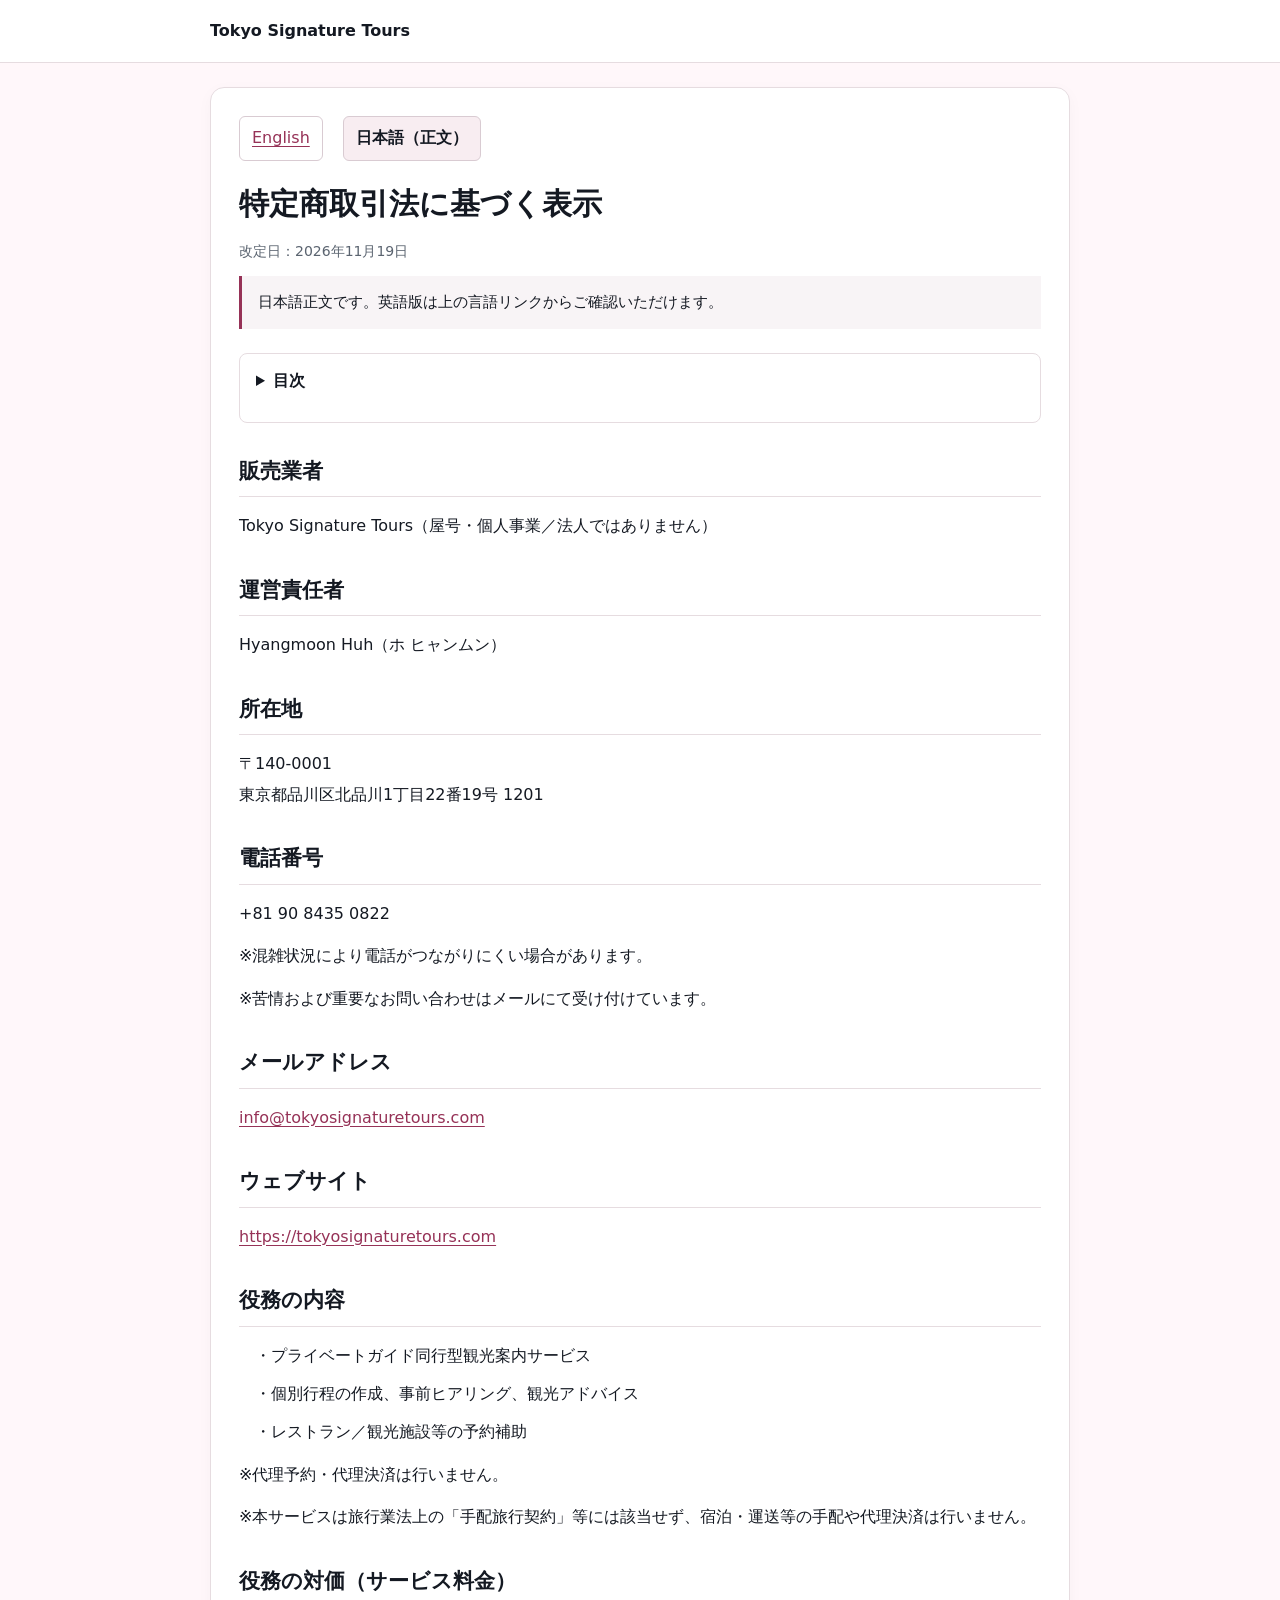
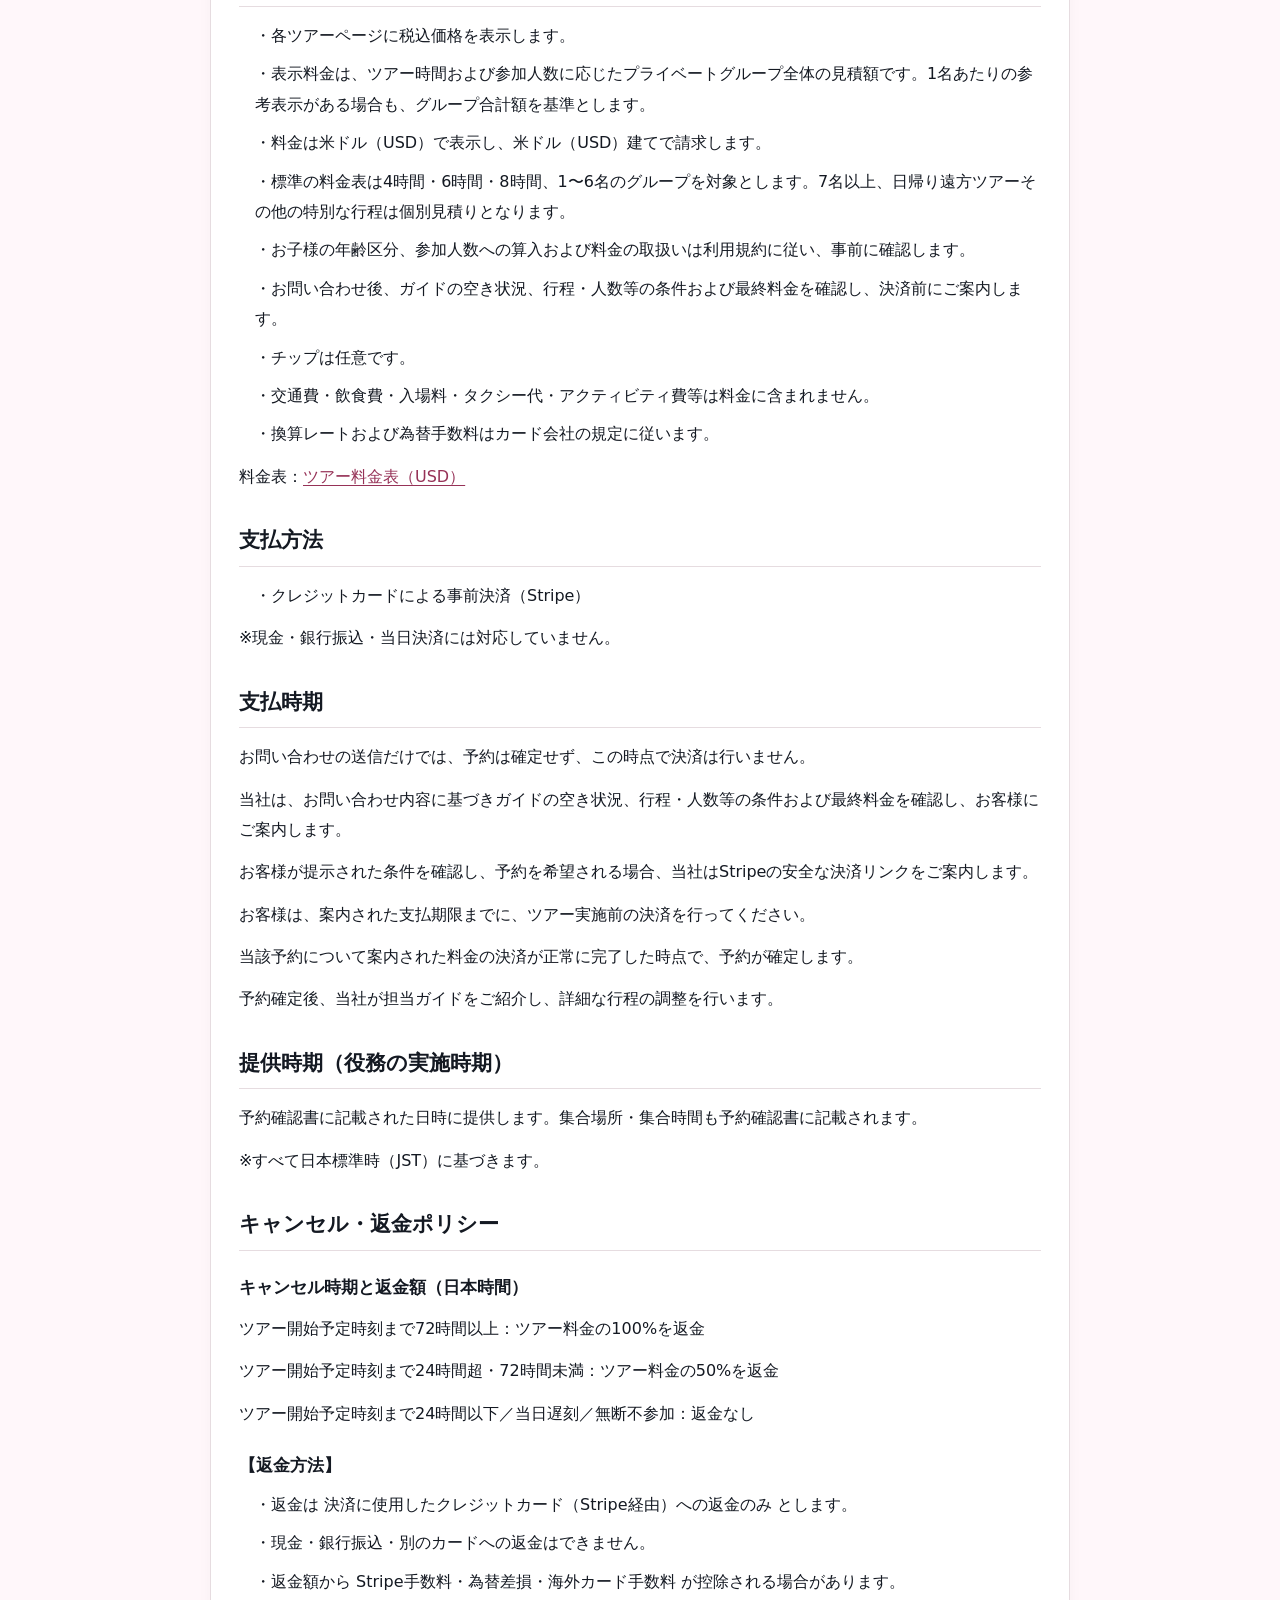
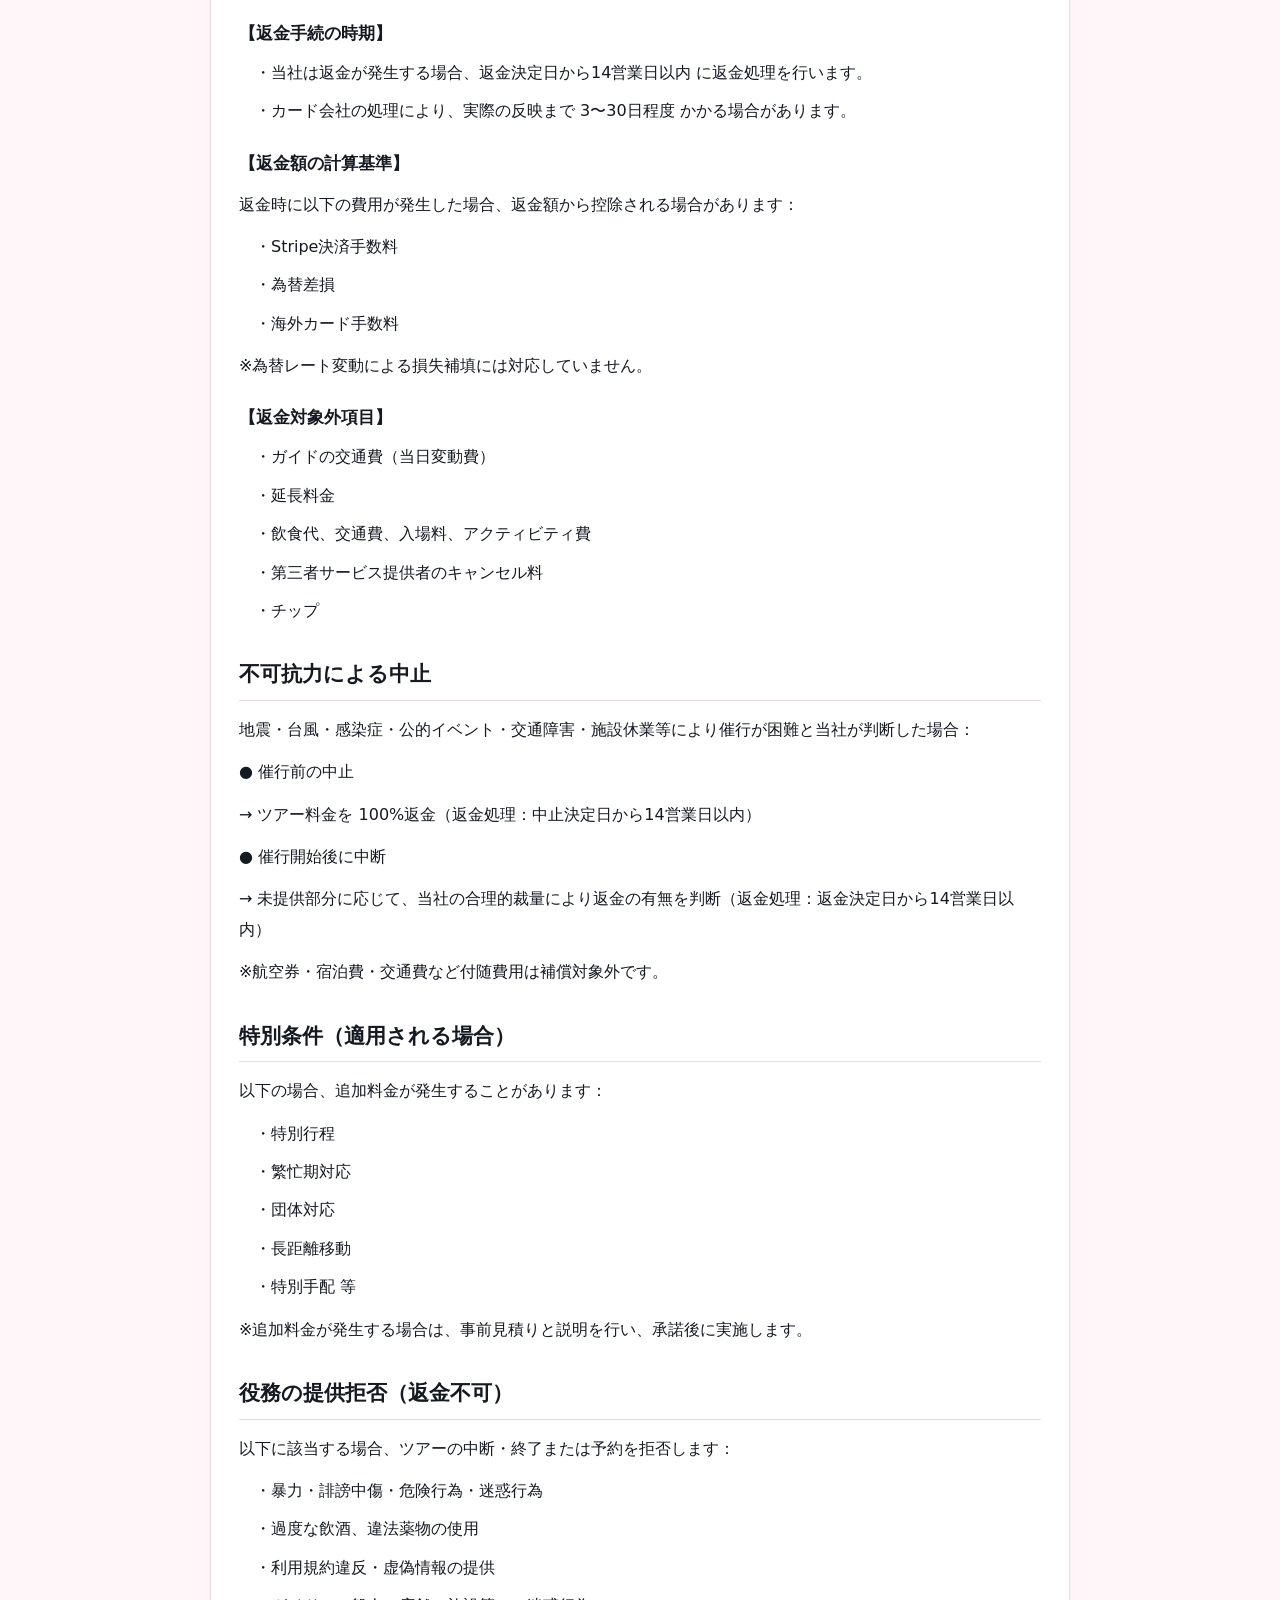
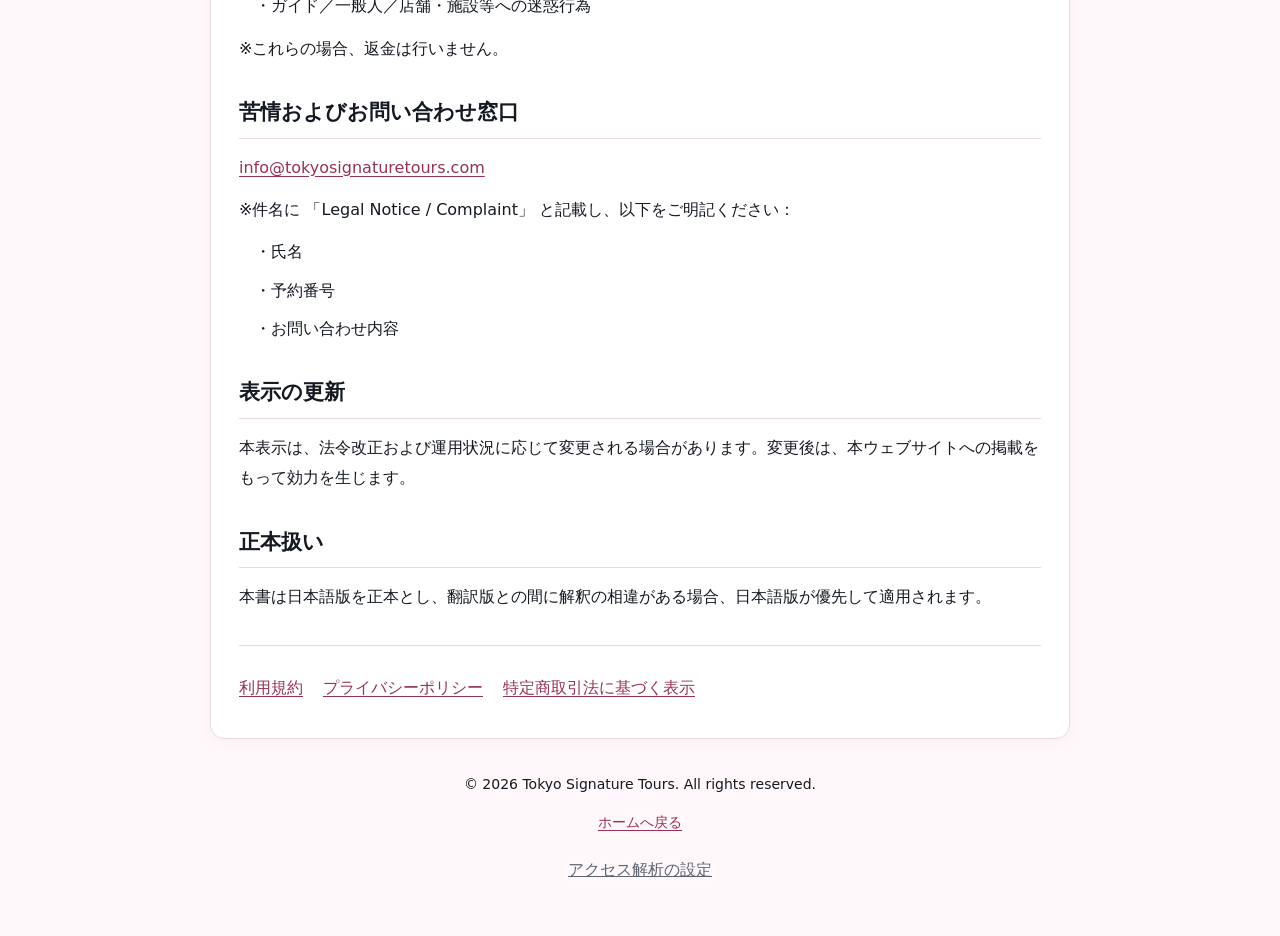
<file: legal-ja.html>
<!DOCTYPE html>
<html lang="ja"><head>
<meta charset="utf-8" />
<meta name="viewport" content="width=device-width,initial-scale=1,viewport-fit=cover" />
<title>特定商取引法に基づく表示 | Tokyo Signature Tours</title>
<meta name="description" content="Tokyo Signature Toursの特定商取引法に基づく表示。日本語正文をご確認いただけます。" />
<link rel="canonical" href="https://tokyosignaturetours.com/legal-ja.html" />
<link rel="alternate" hreflang="en" href="https://tokyosignaturetours.com/legal.html" />
<link rel="alternate" hreflang="ja" href="https://tokyosignaturetours.com/legal-ja.html" />
<link rel="icon" type="image/png" sizes="512x512" href="/favicon.png" />
<meta property="og:type" content="website" /><meta property="og:title" content="特定商取引法に基づく表示 | Tokyo Signature Tours" />
<meta property="og:description" content="Tokyo Signature Toursの特定商取引法に基づく表示。日本語正文をご確認いただけます。" /><meta property="og:url" content="https://tokyosignaturetours.com/legal-ja.html" />
<meta property="og:site_name" content="Tokyo Signature Tours" /><meta property="og:locale" content="ja_JP" />
<meta property="og:locale:alternate" content="en_US" />
<meta property="og:image" content="https://tokyosignaturetours.com/tokyo-signature-tours-og-image.jpg" />
<meta property="og:image:alt" content="桜、赤い五重塔、雪を頂く山を背景にしたTokyo Signature Toursのロゴ" />
<meta name="twitter:card" content="summary_large_image" /><meta name="twitter:title" content="特定商取引法に基づく表示 | Tokyo Signature Tours" />
<meta name="twitter:description" content="Tokyo Signature Toursの特定商取引法に基づく表示。日本語正文をご確認いただけます。" />
<meta name="twitter:image" content="https://tokyosignaturetours.com/tokyo-signature-tours-og-image.jpg" />
<link rel="stylesheet" href="/assets/legal-documents.css?v=20261119-ja" />
<link rel="stylesheet" href="/assets/consent.css?v=20261119-consent" />
<script src="/assets/consent.js?v=20261119-legal-ja" defer></script>
<script type="application/ld+json">{
  "@context": "https://schema.org",
  "@graph": [
    {
      "@type": "WebPage",
      "@id": "https://tokyosignaturetours.com/legal-ja.html#webpage",
      "url": "https://tokyosignaturetours.com/legal-ja.html",
      "name": "特定商取引法に基づく表示 | Tokyo Signature Tours",
      "description": "Tokyo Signature Toursの特定商取引法に基づく表示。日本語正文をご確認いただけます。",
      "inLanguage": "ja",
      "dateModified": "2026-11-19",
      "isPartOf": {
        "@id": "https://tokyosignaturetours.com/#website"
      },
      "about": {
        "@id": "https://tokyosignaturetours.com/#organization"
      }
    }
  ]
}</script>
</head><body class="legal-page">
<a class="legal-skip" href="#main">本文へ進む</a>
<header><div class="container"><a class="legal-brand" href="/">Tokyo Signature Tours</a></div></header>
<div class="container"><main id="main"><article>
<nav class="legal-language-nav" aria-label="文書の言語"><a href="/legal.html" lang="en" hreflang="en">English</a><a href="/legal-ja.html" lang="ja" hreflang="ja" aria-current="page">日本語（正文）</a></nav>
<h1>特定商取引法に基づく表示</h1>
<p class="legal-updated">改定日：2026年11月19日</p>
<p class="legal-language-note">日本語正文です。英語版は上の言語リンクからご確認いただけます。</p>

<details class="legal-toc"><summary>目次</summary><ol><li><a href="#legal-1">販売業者</a></li><li><a href="#legal-2">運営責任者</a></li><li><a href="#legal-3">所在地</a></li><li><a href="#legal-4">電話番号</a></li><li><a href="#legal-5">メールアドレス</a></li><li><a href="#legal-6">ウェブサイト</a></li><li><a href="#legal-7">役務の内容</a></li><li><a href="#legal-8">役務の対価（サービス料金）</a></li><li><a href="#legal-9">支払方法</a></li><li><a href="#legal-10">支払時期</a></li><li><a href="#legal-11">提供時期（役務の実施時期）</a></li><li><a href="#legal-12">キャンセル・返金ポリシー</a></li><li><a href="#legal-13">不可抗力による中止</a></li><li><a href="#legal-14">特別条件（適用される場合）</a></li><li><a href="#legal-15">役務の提供拒否（返金不可）</a></li><li><a href="#legal-16">苦情およびお問い合わせ窓口</a></li><li><a href="#legal-17">表示の更新</a></li><li><a href="#legal-18">正本扱い</a></li></ol></details>
<section id="legal-1"><h2>販売業者</h2>
<p>Tokyo Signature Tours（屋号・個人事業／法人ではありません）</p></section>
<section id="legal-2"><h2>運営責任者</h2>
<p>Hyangmoon Huh（ホ ヒャンムン）</p></section>
<section id="legal-3"><h2>所在地</h2>
<p>〒140-0001<br>東京都品川区北品川1丁目22番19号 1201</p></section>
<section id="legal-4"><h2>電話番号</h2>
<p>+81 90 8435 0822</p>
<p>※混雑状況により電話がつながりにくい場合があります。</p>
<p>※苦情および重要なお問い合わせはメールにて受け付けています。</p></section>
<section id="legal-5"><h2>メールアドレス</h2>
<p><a href="mailto:info@tokyosignaturetours.com">info@tokyosignaturetours.com</a></p></section>
<section id="legal-6"><h2>ウェブサイト</h2>
<p><a href="/">https://tokyosignaturetours.com</a></p></section>
<section id="legal-7"><h2>役務の内容</h2>
<p class="legal-subclause">・プライベートガイド同行型観光案内サービス</p>
<p class="legal-subclause">・個別行程の作成、事前ヒアリング、観光アドバイス</p>
<p class="legal-subclause">・レストラン／観光施設等の予約補助</p>
<p>※代理予約・代理決済は行いません。</p>
<p>※本サービスは旅行業法上の「手配旅行契約」等には該当せず、宿泊・運送等の手配や代理決済は行いません。</p></section>
<section id="legal-8"><h2>役務の対価（サービス料金）</h2>
<p class="legal-subclause">・各ツアーページに税込価格を表示します。</p>
<p class="legal-subclause">・表示料金は、ツアー時間および参加人数に応じたプライベートグループ全体の見積額です。1名あたりの参考表示がある場合も、グループ合計額を基準とします。</p>
<p class="legal-subclause">・料金は米ドル（USD）で表示し、米ドル（USD）建てで請求します。</p>
<p class="legal-subclause">・標準の料金表は4時間・6時間・8時間、1〜6名のグループを対象とします。7名以上、日帰り遠方ツアーその他の特別な行程は個別見積りとなります。</p>
<p class="legal-subclause">・お子様の年齢区分、参加人数への算入および料金の取扱いは利用規約に従い、事前に確認します。</p>
<p class="legal-subclause">・お問い合わせ後、ガイドの空き状況、行程・人数等の条件および最終料金を確認し、決済前にご案内します。</p>
<p class="legal-subclause">・チップは任意です。</p>
<p class="legal-subclause">・交通費・飲食費・入場料・タクシー代・アクティビティ費等は料金に含まれません。</p>
<p class="legal-subclause">・換算レートおよび為替手数料はカード会社の規定に従います。</p>
<p>料金表：<a href="/tours.html#group-prices">ツアー料金表（USD）</a></p></section>
<section id="legal-9"><h2>支払方法</h2>
<p class="legal-subclause">・クレジットカードによる事前決済（Stripe）</p>
<p>※現金・銀行振込・当日決済には対応していません。</p></section>
<section id="legal-10"><h2>支払時期</h2>
<p>お問い合わせの送信だけでは、予約は確定せず、この時点で決済は行いません。</p>
<p>当社は、お問い合わせ内容に基づきガイドの空き状況、行程・人数等の条件および最終料金を確認し、お客様にご案内します。</p>
<p>お客様が提示された条件を確認し、予約を希望される場合、当社はStripeの安全な決済リンクをご案内します。</p>
<p>お客様は、案内された支払期限までに、ツアー実施前の決済を行ってください。</p>
<p>当該予約について案内された料金の決済が正常に完了した時点で、予約が確定します。</p>
<p>予約確定後、当社が担当ガイドをご紹介し、詳細な行程の調整を行います。</p></section>
<section id="legal-11"><h2>提供時期（役務の実施時期）</h2>
<p>予約確認書に記載された日時に提供します。集合場所・集合時間も予約確認書に記載されます。</p>
<p>※すべて日本標準時（JST）に基づきます。</p></section>
<section id="legal-12"><h2>キャンセル・返金ポリシー</h2>
<h3>キャンセル時期と返金額（日本時間）</h3>
<p>ツアー開始予定時刻まで72時間以上：ツアー料金の100%を返金</p>
<p>ツアー開始予定時刻まで24時間超・72時間未満：ツアー料金の50%を返金</p>
<p>ツアー開始予定時刻まで24時間以下／当日遅刻／無断不参加：返金なし</p>
<h3>【返金方法】</h3>
<p class="legal-subclause">・返金は 決済に使用したクレジットカード（Stripe経由）への返金のみ とします。</p>
<p class="legal-subclause">・現金・銀行振込・別のカードへの返金はできません。</p>
<p class="legal-subclause">・返金額から Stripe手数料・為替差損・海外カード手数料 が控除される場合があります。</p>
<h3>【返金手続の時期】</h3>
<p class="legal-subclause">・当社は返金が発生する場合、返金決定日から14営業日以内 に返金処理を行います。</p>
<p class="legal-subclause">・カード会社の処理により、実際の反映まで 3〜30日程度 かかる場合があります。</p>
<h3>【返金額の計算基準】</h3>
<p>返金時に以下の費用が発生した場合、返金額から控除される場合があります：</p>
<p class="legal-subclause">・Stripe決済手数料</p>
<p class="legal-subclause">・為替差損</p>
<p class="legal-subclause">・海外カード手数料</p>
<p>※為替レート変動による損失補填には対応していません。</p>
<h3>【返金対象外項目】</h3>
<p class="legal-subclause">・ガイドの交通費（当日変動費）</p>
<p class="legal-subclause">・延長料金</p>
<p class="legal-subclause">・飲食代、交通費、入場料、アクティビティ費</p>
<p class="legal-subclause">・第三者サービス提供者のキャンセル料</p>
<p class="legal-subclause">・チップ</p></section>
<section id="legal-13"><h2>不可抗力による中止</h2>
<p>地震・台風・感染症・公的イベント・交通障害・施設休業等により催行が困難と当社が判断した場合：</p>
<p>● 催行前の中止</p>
<p>→ ツアー料金を 100%返金（返金処理：中止決定日から14営業日以内）</p>
<p>● 催行開始後に中断</p>
<p>→ 未提供部分に応じて、当社の合理的裁量により返金の有無を判断（返金処理：返金決定日から14営業日以内）</p>
<p>※航空券・宿泊費・交通費など付随費用は補償対象外です。</p></section>
<section id="legal-14"><h2>特別条件（適用される場合）</h2>
<p>以下の場合、追加料金が発生することがあります：</p>
<p class="legal-subclause">・特別行程</p>
<p class="legal-subclause">・繁忙期対応</p>
<p class="legal-subclause">・団体対応</p>
<p class="legal-subclause">・長距離移動</p>
<p class="legal-subclause">・特別手配 等</p>
<p>※追加料金が発生する場合は、事前見積りと説明を行い、承諾後に実施します。</p></section>
<section id="legal-15"><h2>役務の提供拒否（返金不可）</h2>
<p>以下に該当する場合、ツアーの中断・終了または予約を拒否します：</p>
<p class="legal-subclause">・暴力・誹謗中傷・危険行為・迷惑行為</p>
<p class="legal-subclause">・過度な飲酒、違法薬物の使用</p>
<p class="legal-subclause">・利用規約違反・虚偽情報の提供</p>
<p class="legal-subclause">・ガイド／一般人／店舗・施設等への迷惑行為</p>
<p>※これらの場合、返金は行いません。</p></section>
<section id="legal-16"><h2>苦情およびお問い合わせ窓口</h2>
<p><a href="mailto:info@tokyosignaturetours.com">info@tokyosignaturetours.com</a></p>
<p>※件名に 「Legal Notice / Complaint」 と記載し、以下をご明記ください：</p>
<p class="legal-subclause">・氏名</p>
<p class="legal-subclause">・予約番号</p>
<p class="legal-subclause">・お問い合わせ内容</p></section>
<section id="legal-17"><h2>表示の更新</h2>
<p>本表示は、法令改正および運用状況に応じて変更される場合があります。変更後は、本ウェブサイトへの掲載をもって効力を生じます。</p></section>
<section id="legal-18"><h2>正本扱い</h2>
<p>本書は日本語版を正本とし、翻訳版との間に解釈の相違がある場合、日本語版が優先して適用されます。</p></section>
<nav class="legal-document-nav" aria-label="関連文書"><a href="/terms-ja.html">利用規約</a><a href="/privacy-ja.html">プライバシーポリシー</a><a href="/legal-ja.html">特定商取引法に基づく表示</a></nav>
</article></main><footer><p>© 2026 Tokyo Signature Tours. All rights reserved.</p><p><a href="/">ホームへ戻る</a></p><div class="tst-consent-settings-row"><button type="button" class="tst-consent-settings" data-tst-consent-settings aria-controls="tst-analytics-dialog" hidden>アクセス解析の設定</button></div></footer></div>
</body></html>
</file>
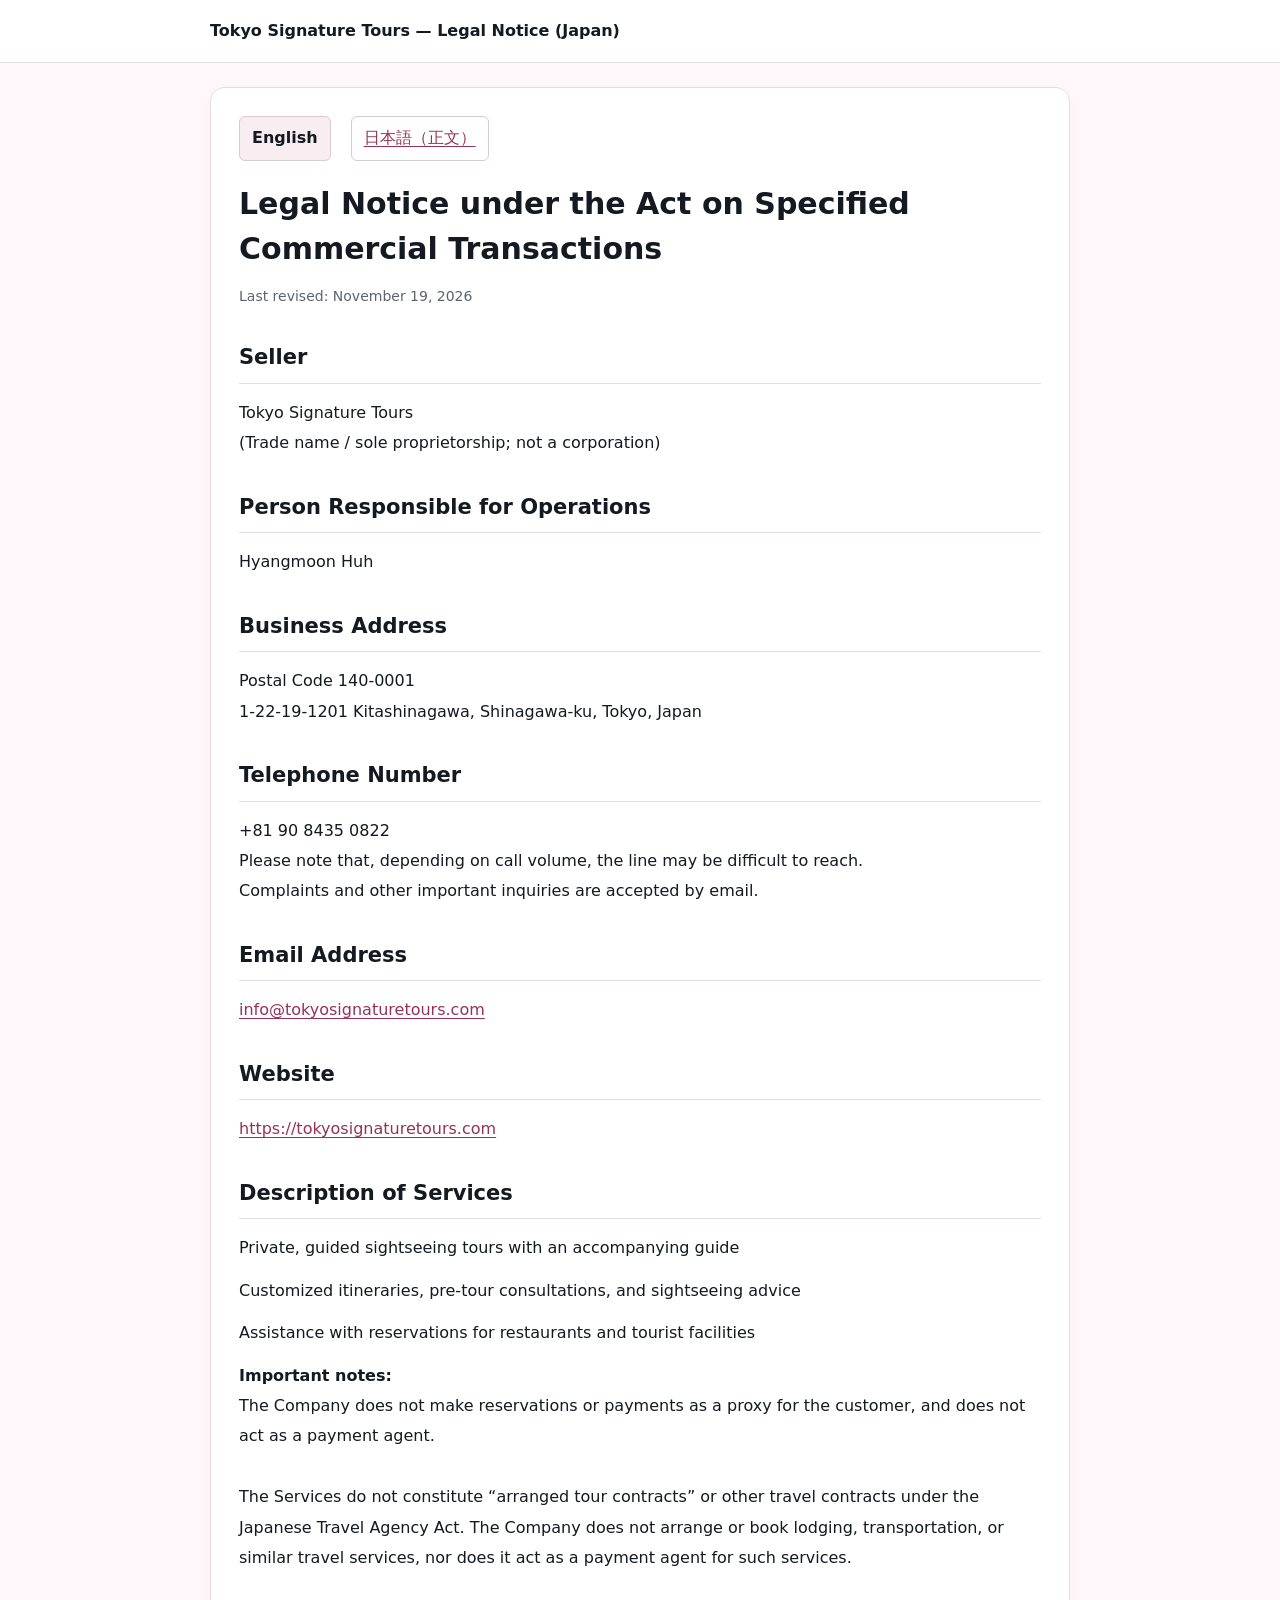
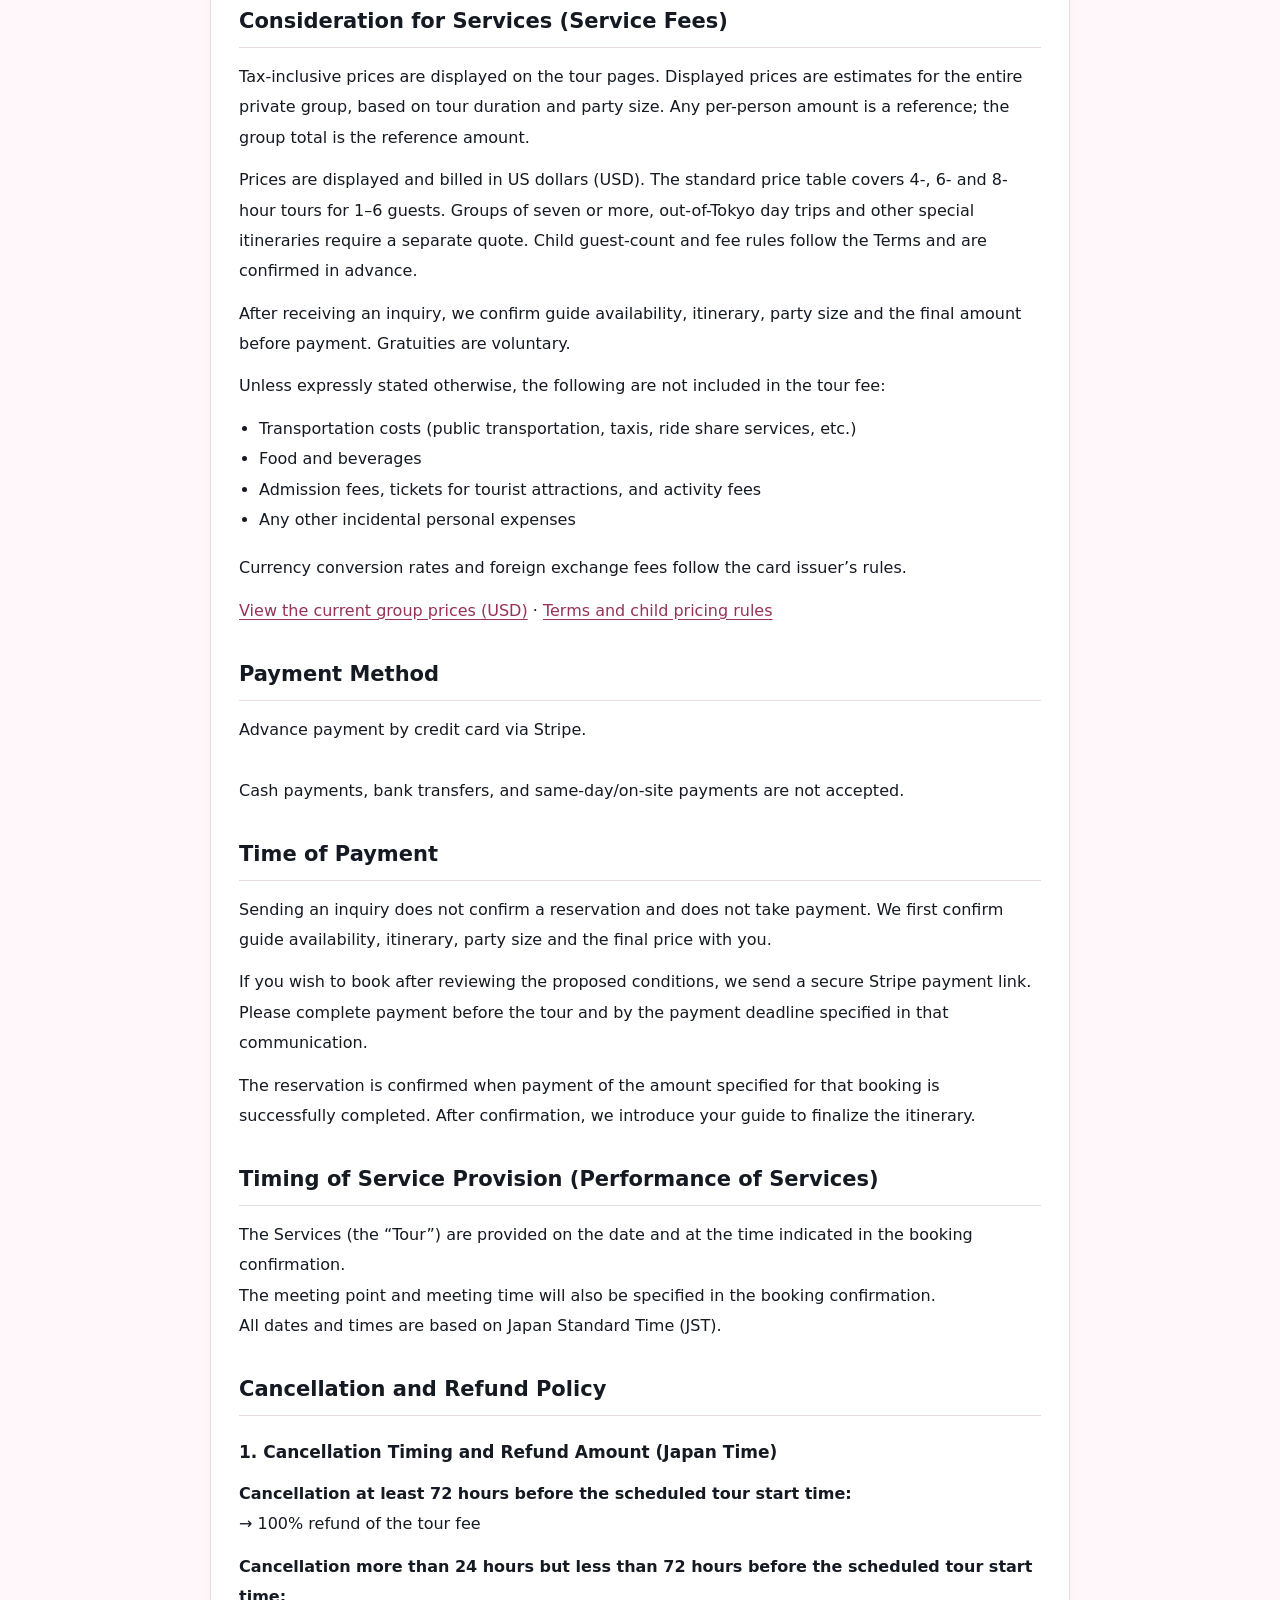
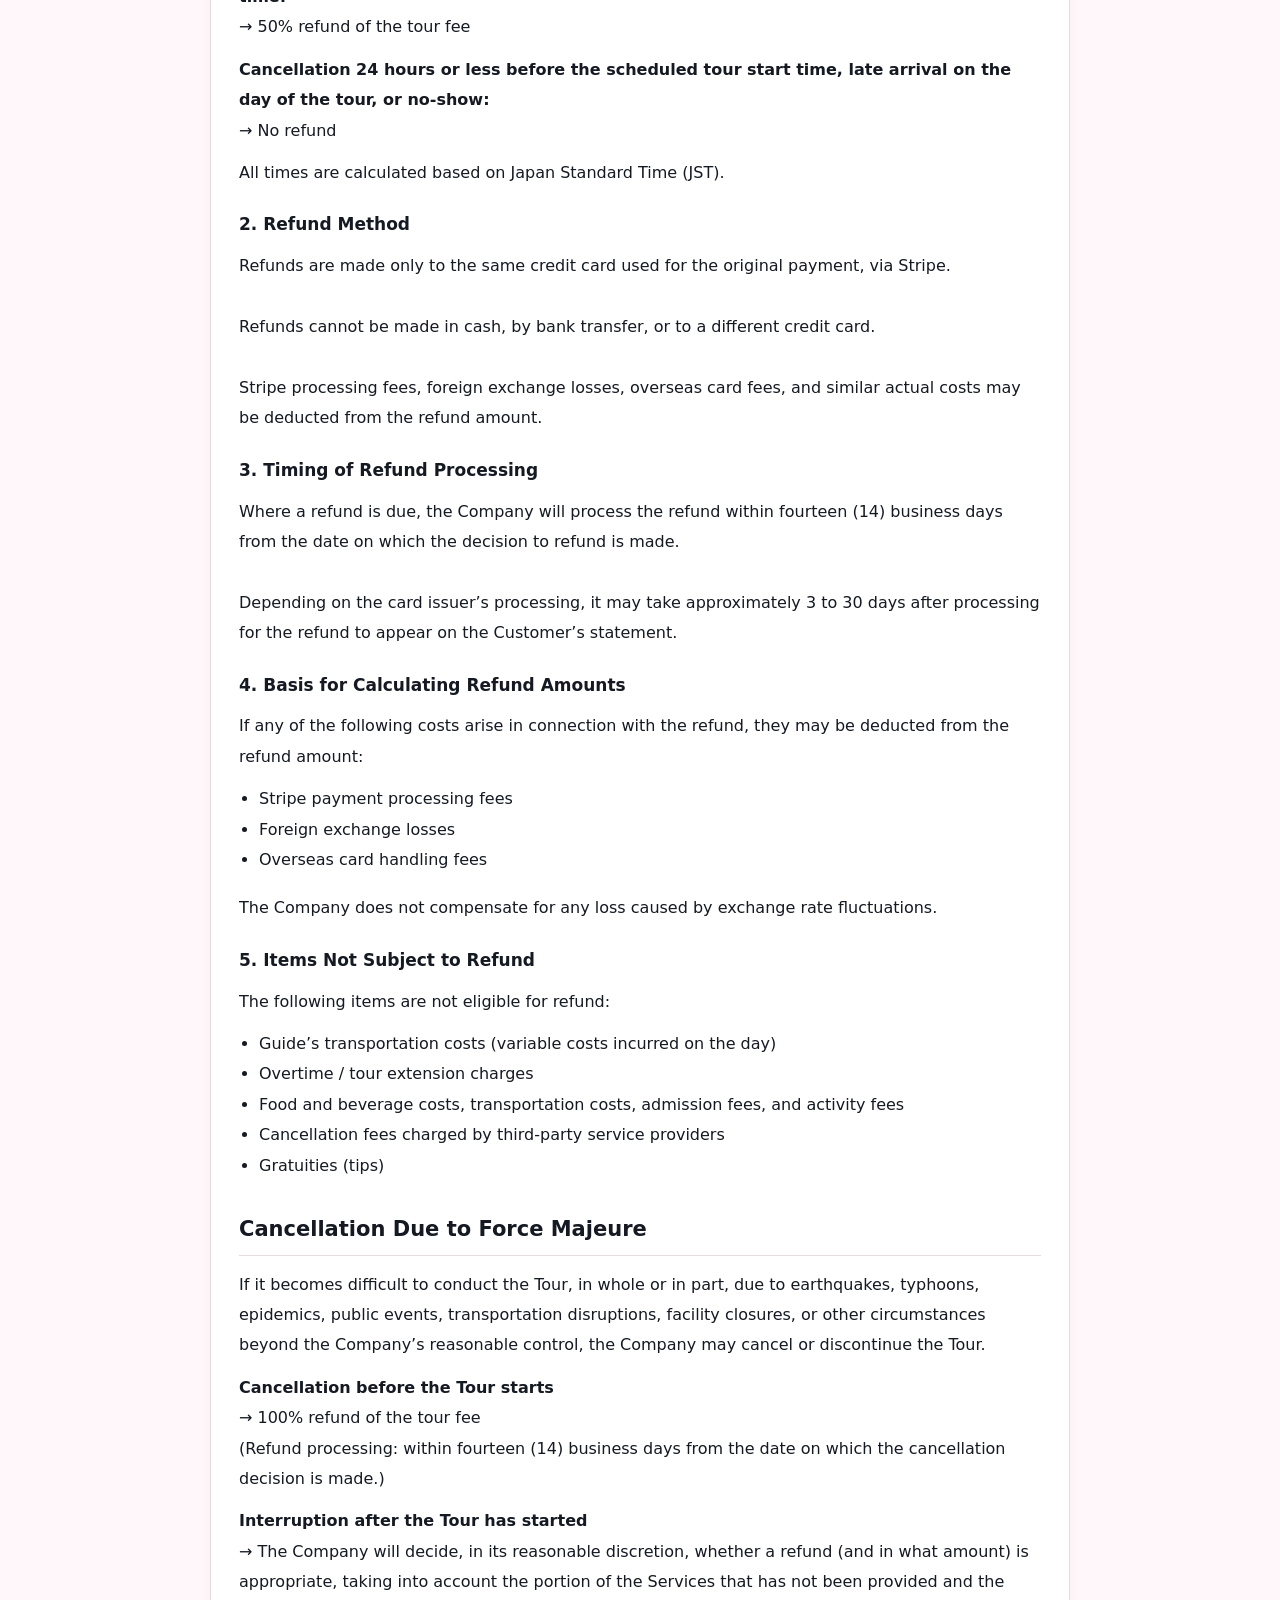
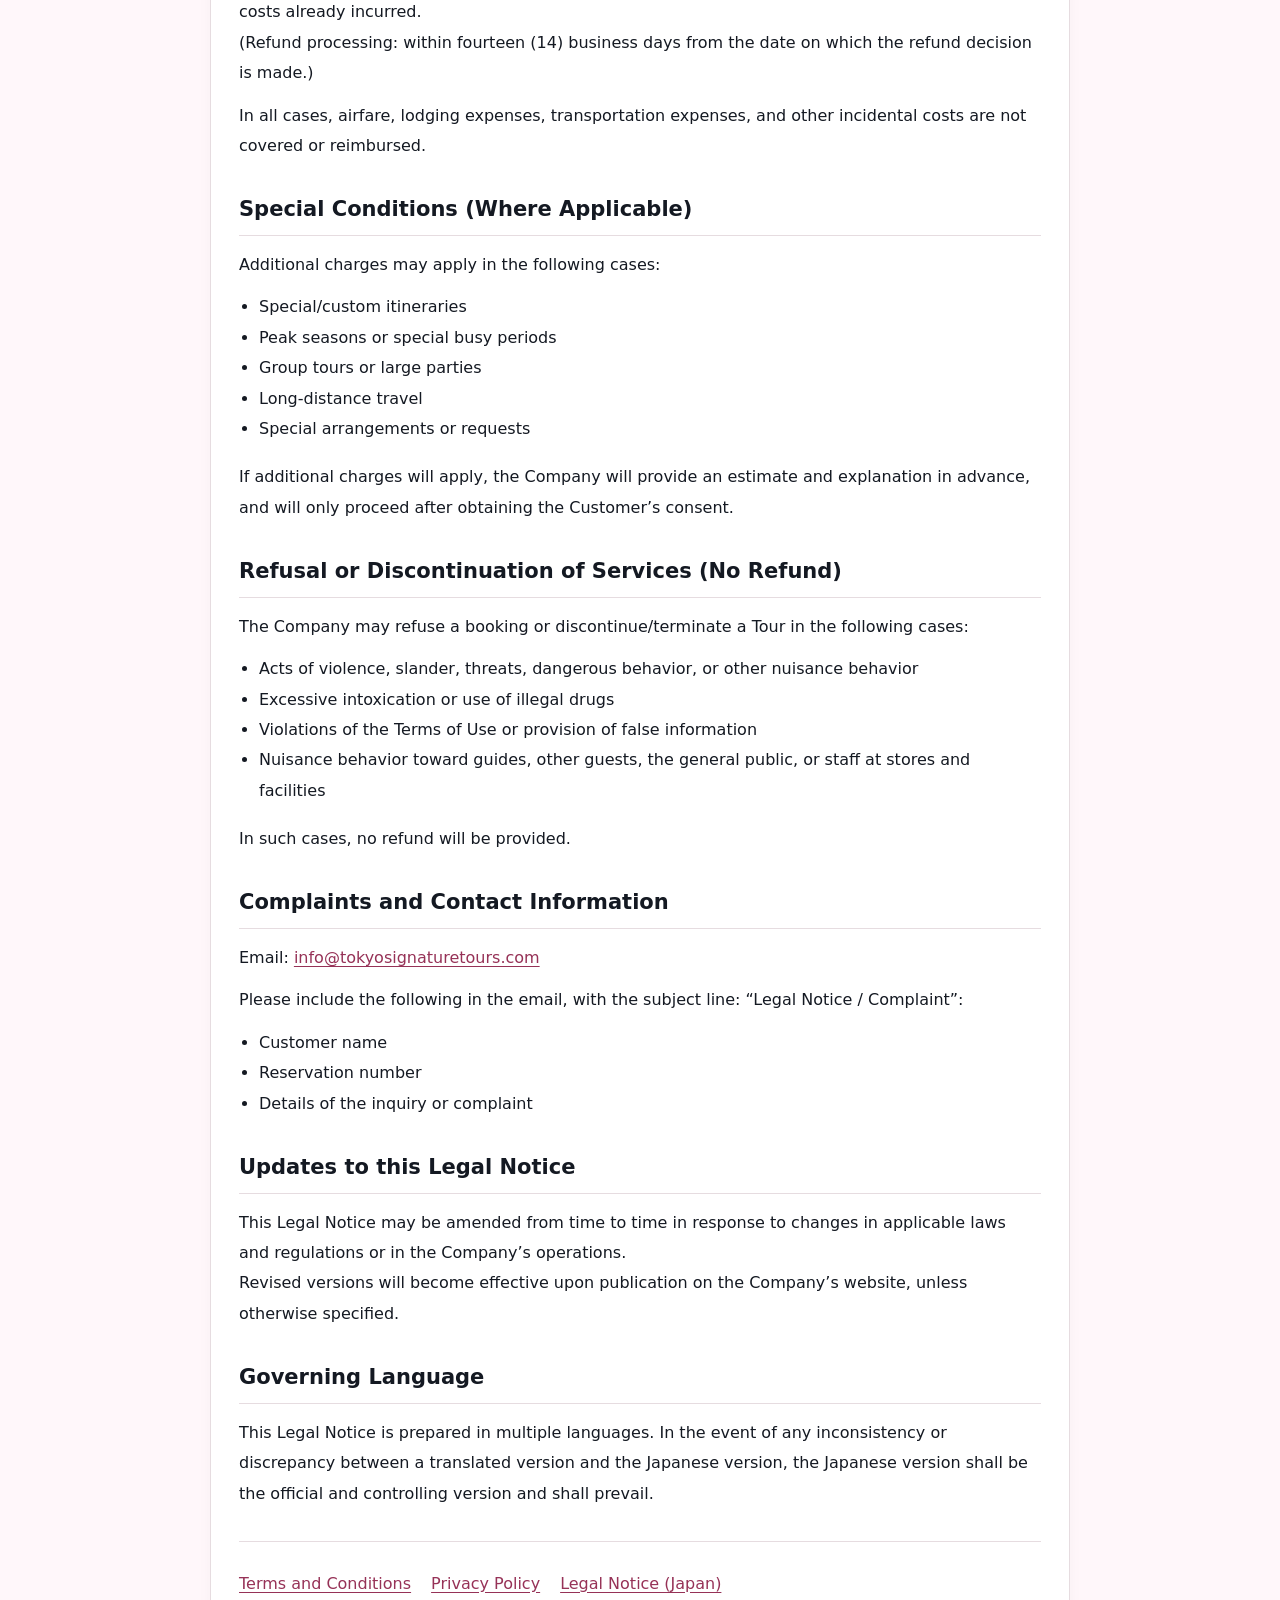
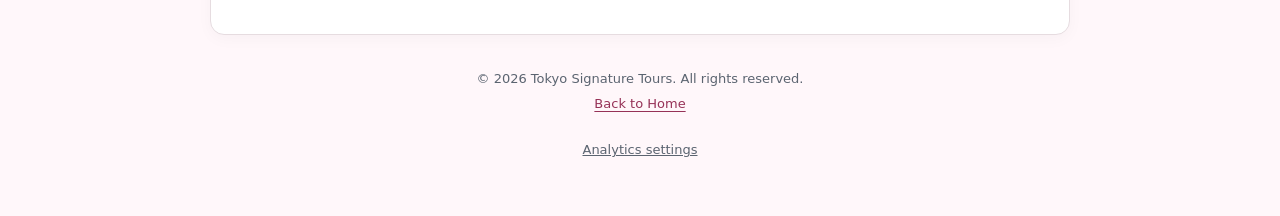
<file: legal.html>
<!DOCTYPE html>
<html lang="en">
<head>
  <meta charset="utf-8" />
<script src="/assets/consent.js?v=20261119-legal-ja" defer></script>
  <meta name="viewport" content="width=device-width, initial-scale=1, viewport-fit=cover" />
  <title>Legal Notice (Act on Specified Commercial Transactions) | Tokyo Signature Tours</title>
<link rel="canonical" href="https://tokyosignaturetours.com/legal.html" />
<link rel="alternate" hreflang="en" href="https://tokyosignaturetours.com/legal.html" />
<link rel="alternate" hreflang="ja" href="https://tokyosignaturetours.com/legal-ja.html" />
<link rel="icon" type="image/png" sizes="512x512" href="/favicon.png" />
<meta property="og:title" content="Legal Notice (Act on Specified Commercial Transactions) | Tokyo Signature Tours" />
<meta property="og:description" content="Legal Notice for Tokyo Signature Tours under the Act on Specified Commercial Transactions (Japan)." />
<meta property="og:type" content="website" />
<meta property="og:url" content="https://tokyosignaturetours.com/legal.html" />
<meta property="og:site_name" content="Tokyo Signature Tours" />
<meta property="og:locale" content="en_US" />
<meta property="og:locale:alternate" content="ja_JP" />
<meta property="og:image" content="https://tokyosignaturetours.com/tokyo-signature-tours-og-image.jpg" />
<meta property="og:image:type" content="image/jpeg" />
<meta property="og:image:width" content="1200" />
<meta property="og:image:height" content="630" />
<meta property="og:image:alt" content="Tokyo Signature Tours title over cherry blossoms, a red pagoda and a snow-capped mountain" />
<meta name="twitter:card" content="summary_large_image" />
<meta name="twitter:title" content="Legal Notice (Act on Specified Commercial Transactions) | Tokyo Signature Tours" />
<meta name="twitter:description" content="Legal Notice for Tokyo Signature Tours under the Act on Specified Commercial Transactions (Japan)." />
<meta name="twitter:image" content="https://tokyosignaturetours.com/tokyo-signature-tours-og-image.jpg" />
<meta name="twitter:image:alt" content="Tokyo Signature Tours title over cherry blossoms, a red pagoda and a snow-capped mountain" />
  <meta name="description" content="Legal Notice for Tokyo Signature Tours under the Act on Specified Commercial Transactions (Japan)." />


  <style>
    :root{
      --bg:#fff7fa;
      --panel:#ffffff;
      --text:#141922;
      --muted:#5b6470;
      --line:rgba(0,0,0,.06);
      --accent:#e85b8c;
    }

    body{
      margin:0;
      font-family:system-ui,-apple-system,Segoe UI,Roboto,Helvetica,Arial,sans-serif;
      background:var(--bg);
      color:var(--text);
      line-height:1.75;
      padding-bottom:60px;
    }

    header{
      background:#ffffffdd;
      backdrop-filter:blur(8px);
      padding:14px 0;
      border-bottom:1px solid var(--line);
      position:sticky;
      top:0;
      z-index:10;
    }

    .container{
      max-width:900px;
      margin:0 auto;
      padding:0 20px;
    }

    h1{
      font-size:26px;
      margin:20px 0 10px;
    }

    h2{
      font-size:20px;
      margin:26px 0 10px;
      padding-bottom:6px;
      border-bottom:1px solid var(--line);
    }

    p, li{
      font-size:15px;
      color:var(--text);
    }

    article{
      background:var(--panel);
      border-radius:14px;
      padding:24px 20px;
      margin-top:20px;
      box-shadow:0 4px 16px rgba(0,0,0,.05);
      border:1px solid var(--line);
    }

    ul{
      padding-left:20px;
      margin:8px 0 18px;
    }

    footer{
      text-align:center;
      margin-top:40px;
      font-size:13px;
      color:var(--muted);
    }

    a{
      color:var(--accent);
      text-decoration:none;
    }

    a:hover{
      text-decoration:underline;
    }
  </style>
<script type="application/ld+json">
{
  "@context": "https://schema.org",
  "@graph": [
    {
      "@type": "WebPage",
      "@id": "https://tokyosignaturetours.com/legal.html#webpage",
      "url": "https://tokyosignaturetours.com/legal.html",
      "name": "Legal Notice (Act on Specified Commercial Transactions) | Tokyo Signature Tours",
      "description": "Legal Notice for Tokyo Signature Tours under the Act on Specified Commercial Transactions (Japan).",
      "inLanguage": "en",
      "isPartOf": {
        "@id": "https://tokyosignaturetours.com/#website"
      },
      "about": {
        "@id": "https://tokyosignaturetours.com/#organization"
      },
      "dateModified": "2026-11-19"
    }
  ]
}
</script>
<link rel="stylesheet" href="/assets/consent.css?v=20261119-consent" />
<link rel="stylesheet" href="/assets/legal-documents.css?v=20261119-ja" />
</head>

<body class="legal-page">

<header>
  <div class="container">
    <strong>Tokyo Signature Tours — Legal Notice (Japan)</strong>
  </div>
</header>

<div class="container">
  <main id="main">
  <article>
<nav class="legal-language-nav" aria-label="Document language"><a href="/legal.html" lang="en" hreflang="en" aria-current="page">English</a><a href="/legal-ja.html" lang="ja" hreflang="ja">日本語（正文）</a></nav>

    <h1>Legal Notice under the Act on Specified Commercial Transactions</h1>
<p class="legal-updated">Last revised: November 19, 2026</p>

    <h2>Seller</h2>
    <p>
      Tokyo Signature Tours<br>
      (Trade name / sole proprietorship; not a corporation)
    </p>

    <h2>Person Responsible for Operations</h2>
    <p>Hyangmoon Huh</p>

    <h2>Business Address</h2>
    <p>
      Postal Code 140-0001<br>
      1-22-19-1201 Kitashinagawa, Shinagawa-ku, Tokyo, Japan
    </p>

    <h2>Telephone Number</h2>
    <p>
      +81 90 8435 0822<br>
      Please note that, depending on call volume, the line may be difficult to reach.<br>
      Complaints and other important inquiries are accepted by email.
    </p>

    <h2>Email Address</h2>
    <p><a href="mailto:info@tokyosignaturetours.com">info@tokyosignaturetours.com</a></p>

    <h2>Website</h2>
    <p><a href="https://tokyosignaturetours.com">https://tokyosignaturetours.com</a></p>

    <h2>Description of Services</h2>
    <p>Private, guided sightseeing tours with an accompanying guide</p>
    <p>Customized itineraries, pre-tour consultations, and sightseeing advice</p>
    <p>Assistance with reservations for restaurants and tourist facilities</p>

    <p><strong>Important notes:</strong><br>
      The Company does not make reservations or payments as a proxy for the customer, and does not act as a payment agent.<br><br>
      The Services do not constitute “arranged tour contracts” or other travel contracts under the Japanese Travel Agency Act.
      The Company does not arrange or book lodging, transportation, or similar travel services, nor does it act as a payment agent for such services.
    </p>

    <h2>Consideration for Services (Service Fees)</h2>
<p>Tax-inclusive prices are displayed on the tour pages. Displayed prices are estimates for the entire private group, based on tour duration and party size. Any per-person amount is a reference; the group total is the reference amount.</p>
<p>Prices are displayed and billed in US dollars (USD). The standard price table covers 4-, 6- and 8-hour tours for 1–6 guests. Groups of seven or more, out-of-Tokyo day trips and other special itineraries require a separate quote. Child guest-count and fee rules follow the Terms and are confirmed in advance.</p>
<p>After receiving an inquiry, we confirm guide availability, itinerary, party size and the final amount before payment. Gratuities are voluntary.</p>
<p>Unless expressly stated otherwise, the following are not included in the tour fee:</p>
<ul><li>Transportation costs (public transportation, taxis, ride share services, etc.)</li><li>Food and beverages</li><li>Admission fees, tickets for tourist attractions, and activity fees</li><li>Any other incidental personal expenses</li></ul>
<p>Currency conversion rates and foreign exchange fees follow the card issuer’s rules.</p>
<p><a href="/tours.html#group-prices">View the current group prices (USD)</a> · <a href="/terms.html">Terms and child pricing rules</a></p>

<h2>Payment Method</h2>
    <p>
      Advance payment by credit card via Stripe.<br><br>
      Cash payments, bank transfers, and same-day/on-site payments are not accepted.
    </p>

    <h2>Time of Payment</h2>
<p>Sending an inquiry does not confirm a reservation and does not take payment. We first confirm guide availability, itinerary, party size and the final price with you.</p>
<p>If you wish to book after reviewing the proposed conditions, we send a secure Stripe payment link. Please complete payment before the tour and by the payment deadline specified in that communication.</p>
<p>The reservation is confirmed when payment of the amount specified for that booking is successfully completed. After confirmation, we introduce your guide to finalize the itinerary.</p>

<h2>Timing of Service Provision (Performance of Services)</h2>
    <p>
      The Services (the “Tour”) are provided on the date and at the time indicated in the booking confirmation.<br>
      The meeting point and meeting time will also be specified in the booking confirmation.<br>
      All dates and times are based on Japan Standard Time (JST).
    </p>

    <h2>Cancellation and Refund Policy</h2>

    <h3>1. Cancellation Timing and Refund Amount (Japan Time)</h3>
    <p>
      <strong>Cancellation at least 72 hours before the scheduled tour start time:</strong><br>
      → 100% refund of the tour fee
    </p>
    <p>
      <strong>Cancellation more than 24 hours but less than 72 hours before the scheduled tour start time:</strong><br>
      → 50% refund of the tour fee
    </p>
    <p>
      <strong>Cancellation 24 hours or less before the scheduled tour start time, late arrival on the day of the tour, or no-show:</strong><br>
      → No refund
    </p>
    <p>All times are calculated based on Japan Standard Time (JST).</p>

    <h3>2. Refund Method</h3>
    <p>
      Refunds are made only to the same credit card used for the original payment, via Stripe.<br><br>
      Refunds cannot be made in cash, by bank transfer, or to a different credit card.<br><br>
      Stripe processing fees, foreign exchange losses, overseas card fees, and similar actual costs may be deducted from the refund amount.
    </p>

    <h3>3. Timing of Refund Processing</h3>
    <p>
      Where a refund is due, the Company will process the refund within fourteen (14) business days from the date on which the decision to refund is made.<br><br>
      Depending on the card issuer’s processing, it may take approximately 3 to 30 days after processing for the refund to appear on the Customer’s statement.
    </p>

    <h3>4. Basis for Calculating Refund Amounts</h3>
    <p>If any of the following costs arise in connection with the refund, they may be deducted from the refund amount:</p>
    <ul>
      <li>Stripe payment processing fees</li>
      <li>Foreign exchange losses</li>
      <li>Overseas card handling fees</li>
    </ul>
    <p>The Company does not compensate for any loss caused by exchange rate fluctuations.</p>

    <h3>5. Items Not Subject to Refund</h3>
    <p>The following items are not eligible for refund:</p>
    <ul>
      <li>Guide’s transportation costs (variable costs incurred on the day)</li>
      <li>Overtime / tour extension charges</li>
      <li>Food and beverage costs, transportation costs, admission fees, and activity fees</li>
      <li>Cancellation fees charged by third-party service providers</li>
      <li>Gratuities (tips)</li>
    </ul>

    <h2>Cancellation Due to Force Majeure</h2>
    <p>
      If it becomes difficult to conduct the Tour, in whole or in part, due to earthquakes, typhoons, epidemics, public events, transportation disruptions,
      facility closures, or other circumstances beyond the Company’s reasonable control, the Company may cancel or discontinue the Tour.
    </p>
    <p>
      <strong>Cancellation before the Tour starts</strong><br>
      → 100% refund of the tour fee<br>
      (Refund processing: within fourteen (14) business days from the date on which the cancellation decision is made.)
    </p>
    <p>
      <strong>Interruption after the Tour has started</strong><br>
      → The Company will decide, in its reasonable discretion, whether a refund (and in what amount) is appropriate, taking into account the portion of the
      Services that has not been provided and the costs already incurred.<br>
      (Refund processing: within fourteen (14) business days from the date on which the refund decision is made.)
    </p>
    <p>In all cases, airfare, lodging expenses, transportation expenses, and other incidental costs are not covered or reimbursed.</p>

    <h2>Special Conditions (Where Applicable)</h2>
    <p>Additional charges may apply in the following cases:</p>
    <ul>
      <li>Special/custom itineraries</li>
      <li>Peak seasons or special busy periods</li>
      <li>Group tours or large parties</li>
      <li>Long-distance travel</li>
      <li>Special arrangements or requests</li>
    </ul>
    <p>
      If additional charges will apply, the Company will provide an estimate and explanation in advance, and will only proceed after obtaining the Customer’s consent.
    </p>

    <h2>Refusal or Discontinuation of Services (No Refund)</h2>
    <p>The Company may refuse a booking or discontinue/terminate a Tour in the following cases:</p>
    <ul>
      <li>Acts of violence, slander, threats, dangerous behavior, or other nuisance behavior</li>
      <li>Excessive intoxication or use of illegal drugs</li>
      <li>Violations of the Terms of Use or provision of false information</li>
      <li>Nuisance behavior toward guides, other guests, the general public, or staff at stores and facilities</li>
    </ul>
    <p>In such cases, no refund will be provided.</p>

    <h2>Complaints and Contact Information</h2>
    <p>Email: <a href="mailto:info@tokyosignaturetours.com">info@tokyosignaturetours.com</a></p>
    <p>Please include the following in the email, with the subject line: “Legal Notice / Complaint”:</p>
    <ul>
      <li>Customer name</li>
      <li>Reservation number</li>
      <li>Details of the inquiry or complaint</li>
    </ul>

    <h2>Updates to this Legal Notice</h2>
    <p>
      This Legal Notice may be amended from time to time in response to changes in applicable laws and regulations or in the Company’s operations.<br>
      Revised versions will become effective upon publication on the Company’s website, unless otherwise specified.
    </p>

    <h2>Governing Language</h2>
    <p>
      This Legal Notice is prepared in multiple languages. In the event of any inconsistency or discrepancy between a translated version and the Japanese version,
      the Japanese version shall be the official and controlling version and shall prevail.
    </p>

  <nav class="legal-document-nav" aria-label="Related documents"><a href="/terms.html">Terms and Conditions</a><a href="/privacy.html">Privacy Policy</a><a href="/legal.html">Legal Notice (Japan)</a></nav>
</article>
  </main>

  <footer>
    © 2026 Tokyo Signature Tours. All rights reserved.
    <br><a href="/index.html">Back to Home</a>
  <div class="tst-consent-settings-row"><button type="button" class="tst-consent-settings" data-tst-consent-settings aria-controls="tst-analytics-dialog" hidden>Analytics settings</button></div>
</footer>
</div>

</body>
</html>
</file>
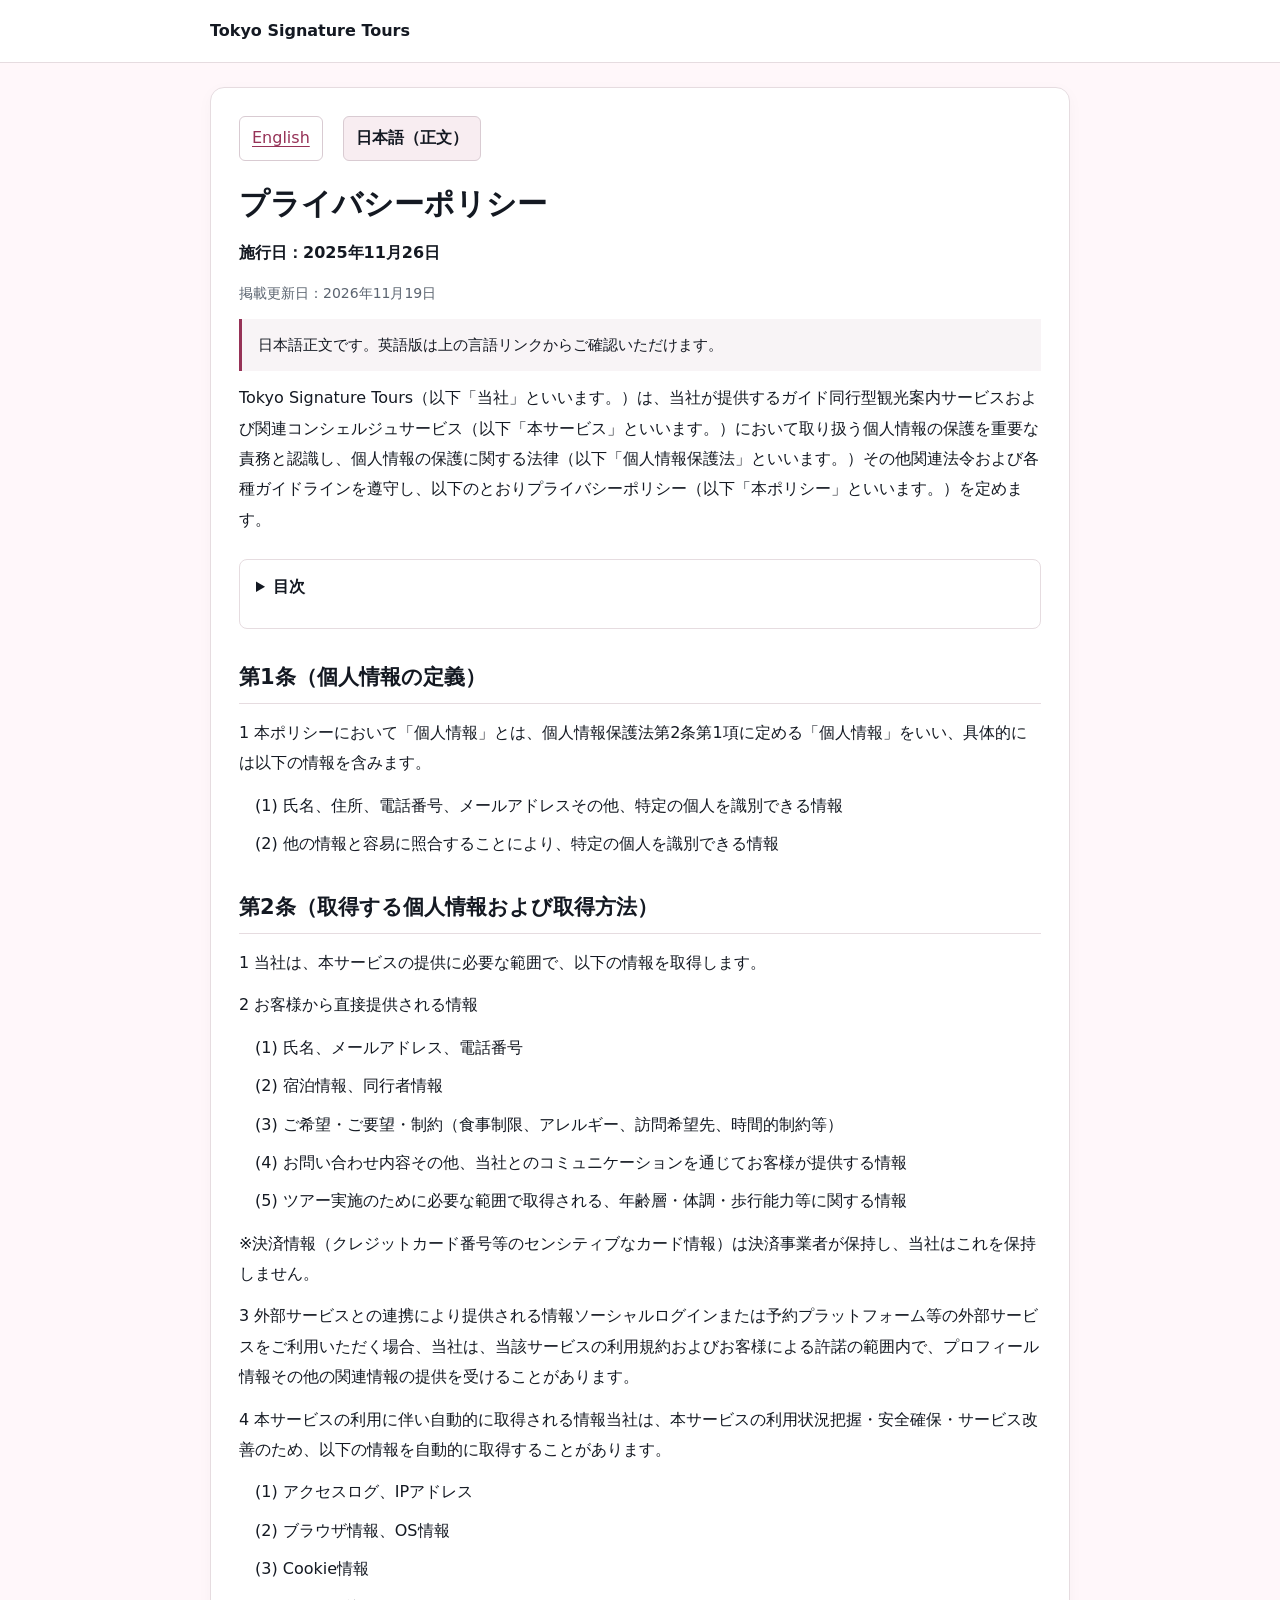
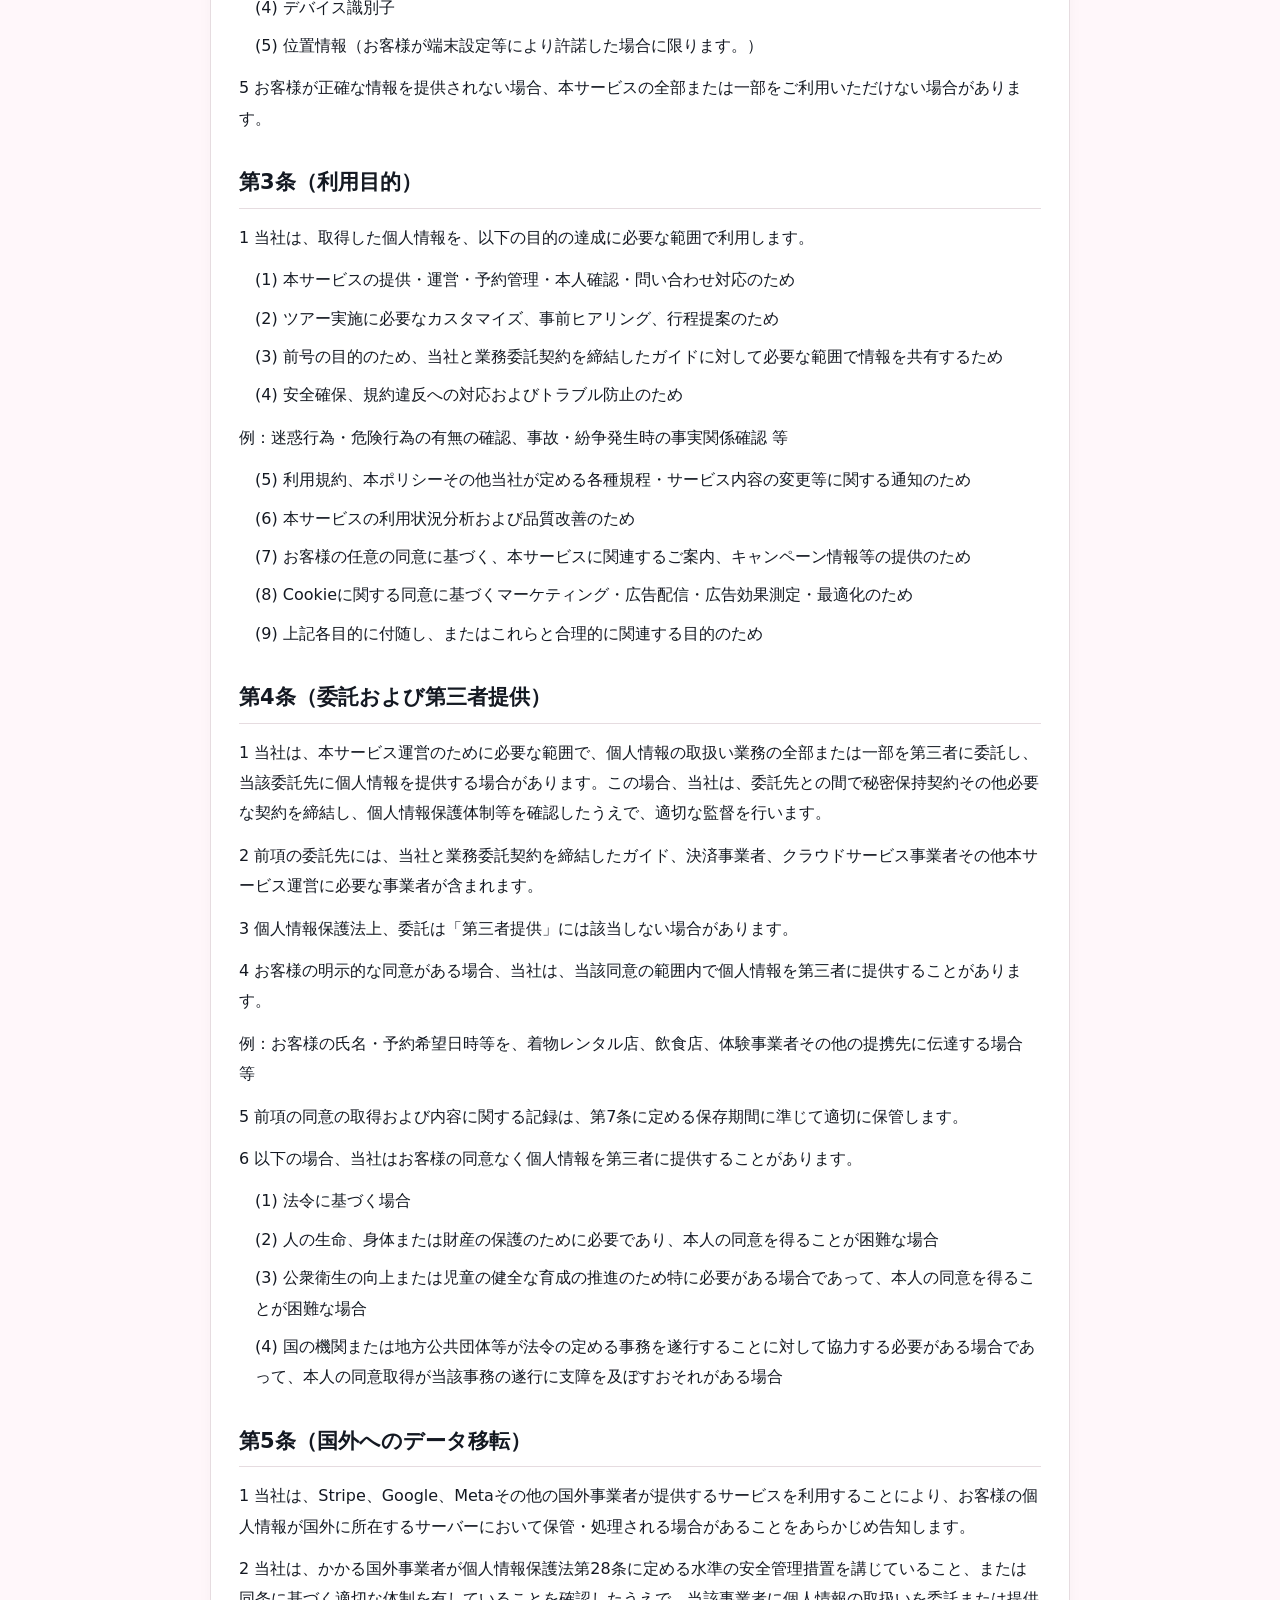
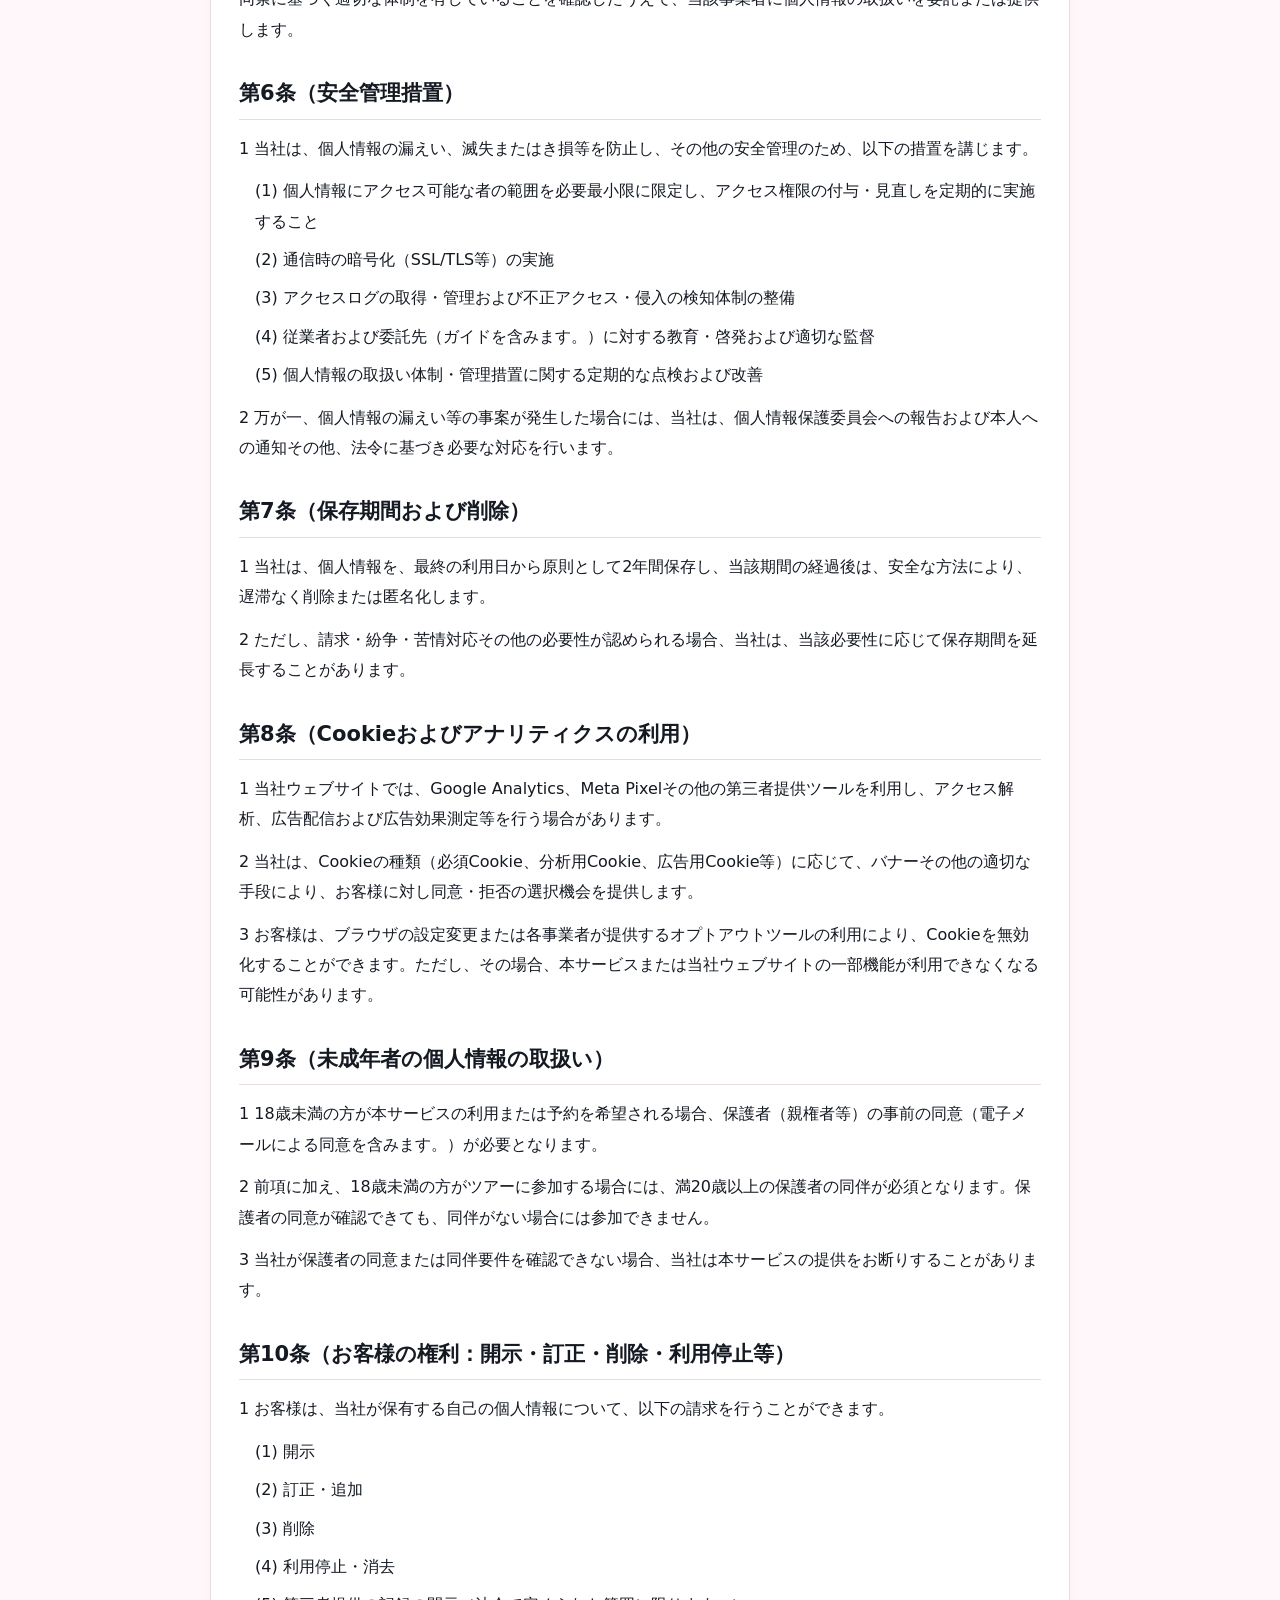
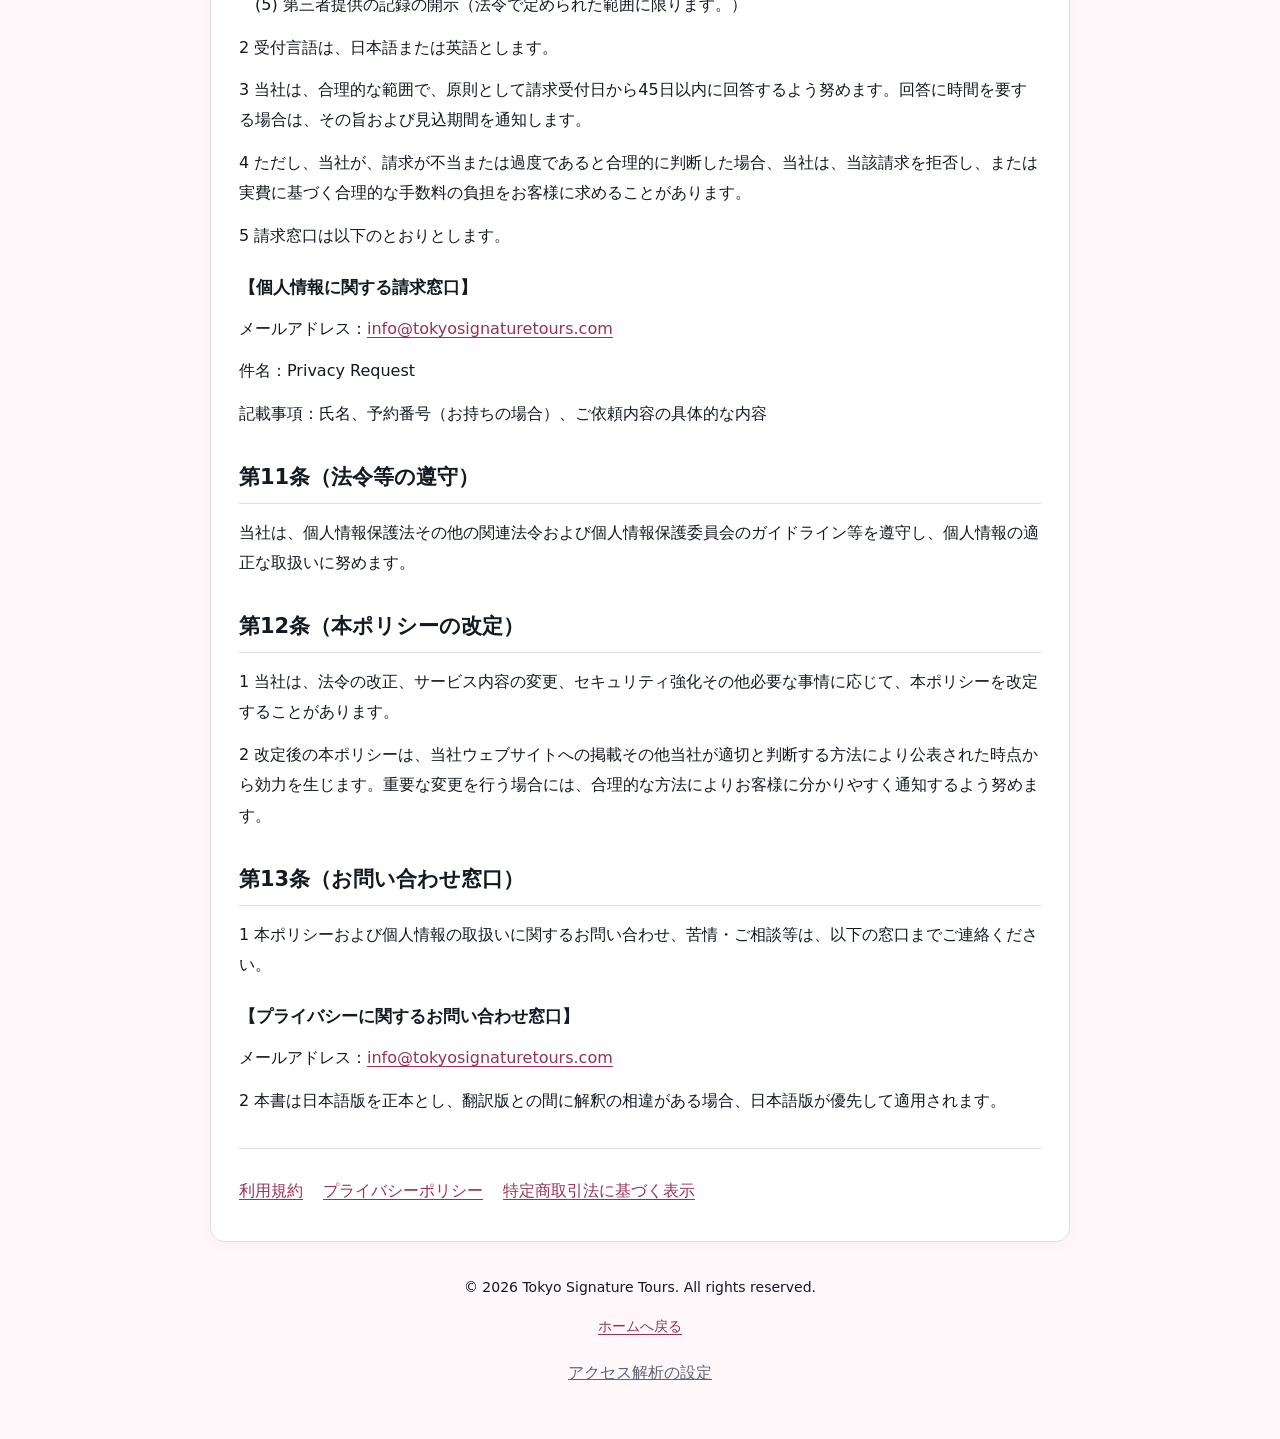
<file: privacy-ja.html>
<!DOCTYPE html>
<html lang="ja"><head>
<meta charset="utf-8" />
<meta name="viewport" content="width=device-width,initial-scale=1,viewport-fit=cover" />
<title>プライバシーポリシー | Tokyo Signature Tours</title>
<meta name="description" content="Tokyo Signature Toursのプライバシーポリシー。日本語正文をご確認いただけます。" />
<link rel="canonical" href="https://tokyosignaturetours.com/privacy-ja.html" />
<link rel="alternate" hreflang="en" href="https://tokyosignaturetours.com/privacy.html" />
<link rel="alternate" hreflang="ja" href="https://tokyosignaturetours.com/privacy-ja.html" />
<link rel="icon" type="image/png" sizes="512x512" href="/favicon.png" />
<meta property="og:type" content="website" /><meta property="og:title" content="プライバシーポリシー | Tokyo Signature Tours" />
<meta property="og:description" content="Tokyo Signature Toursのプライバシーポリシー。日本語正文をご確認いただけます。" /><meta property="og:url" content="https://tokyosignaturetours.com/privacy-ja.html" />
<meta property="og:site_name" content="Tokyo Signature Tours" /><meta property="og:locale" content="ja_JP" />
<meta property="og:locale:alternate" content="en_US" />
<meta property="og:image" content="https://tokyosignaturetours.com/tokyo-signature-tours-og-image.jpg" />
<meta property="og:image:alt" content="桜、赤い五重塔、雪を頂く山を背景にしたTokyo Signature Toursのロゴ" />
<meta name="twitter:card" content="summary_large_image" /><meta name="twitter:title" content="プライバシーポリシー | Tokyo Signature Tours" />
<meta name="twitter:description" content="Tokyo Signature Toursのプライバシーポリシー。日本語正文をご確認いただけます。" />
<meta name="twitter:image" content="https://tokyosignaturetours.com/tokyo-signature-tours-og-image.jpg" />
<link rel="stylesheet" href="/assets/legal-documents.css?v=20261119-ja" />
<link rel="stylesheet" href="/assets/consent.css?v=20261119-consent" />
<script src="/assets/consent.js?v=20261119-legal-ja" defer></script>
<script type="application/ld+json">{
  "@context": "https://schema.org",
  "@graph": [
    {
      "@type": "WebPage",
      "@id": "https://tokyosignaturetours.com/privacy-ja.html#webpage",
      "url": "https://tokyosignaturetours.com/privacy-ja.html",
      "name": "プライバシーポリシー | Tokyo Signature Tours",
      "description": "Tokyo Signature Toursのプライバシーポリシー。日本語正文をご確認いただけます。",
      "inLanguage": "ja",
      "dateModified": "2026-11-19",
      "isPartOf": {
        "@id": "https://tokyosignaturetours.com/#website"
      },
      "about": {
        "@id": "https://tokyosignaturetours.com/#organization"
      }
    }
  ]
}</script>
</head><body class="legal-page">
<a class="legal-skip" href="#main">本文へ進む</a>
<header><div class="container"><a class="legal-brand" href="/">Tokyo Signature Tours</a></div></header>
<div class="container"><main id="main"><article>
<nav class="legal-language-nav" aria-label="文書の言語"><a href="/privacy.html" lang="en" hreflang="en">English</a><a href="/privacy-ja.html" lang="ja" hreflang="ja" aria-current="page">日本語（正文）</a></nav>
<h1>プライバシーポリシー</h1><p class="legal-effective"><strong>施行日：2025年11月26日</strong></p>
<p class="legal-updated">掲載更新日：2026年11月19日</p>
<p class="legal-language-note">日本語正文です。英語版は上の言語リンクからご確認いただけます。</p>
<p>Tokyo Signature Tours（以下「当社」といいます。）は、当社が提供するガイド同行型観光案内サービスおよび関連コンシェルジュサービス（以下「本サービス」といいます。）において取り扱う個人情報の保護を重要な責務と認識し、個人情報の保護に関する法律（以下「個人情報保護法」といいます。）その他関連法令および各種ガイドラインを遵守し、以下のとおりプライバシーポリシー（以下「本ポリシー」といいます。）を定めます。</p>
<details class="legal-toc"><summary>目次</summary><ol><li><a href="#article-1">第1条（個人情報の定義）</a></li><li><a href="#article-2">第2条（取得する個人情報および取得方法）</a></li><li><a href="#article-3">第3条（利用目的）</a></li><li><a href="#article-4">第4条（委託および第三者提供）</a></li><li><a href="#article-5">第5条（国外へのデータ移転）</a></li><li><a href="#article-6">第6条（安全管理措置）</a></li><li><a href="#article-7">第7条（保存期間および削除）</a></li><li><a href="#article-8">第8条（Cookieおよびアナリティクスの利用）</a></li><li><a href="#article-9">第9条（未成年者の個人情報の取扱い）</a></li><li><a href="#article-10">第10条（お客様の権利：開示・訂正・削除・利用停止等）</a></li><li><a href="#article-11">第11条（法令等の遵守）</a></li><li><a href="#article-12">第12条（本ポリシーの改定）</a></li><li><a href="#article-13">第13条（お問い合わせ窓口）</a></li></ol></details>
<section id="article-1"><h2>第1条（個人情報の定義）</h2>
<p>1 本ポリシーにおいて「個人情報」とは、個人情報保護法第2条第1項に定める「個人情報」をいい、具体的には以下の情報を含みます。</p>
<p class="legal-subclause">(1) 氏名、住所、電話番号、メールアドレスその他、特定の個人を識別できる情報</p>
<p class="legal-subclause">(2) 他の情報と容易に照合することにより、特定の個人を識別できる情報</p></section>
<section id="article-2"><h2>第2条（取得する個人情報および取得方法）</h2>
<p>1 当社は、本サービスの提供に必要な範囲で、以下の情報を取得します。</p>
<p>2 お客様から直接提供される情報</p>
<p class="legal-subclause">(1) 氏名、メールアドレス、電話番号</p>
<p class="legal-subclause">(2) 宿泊情報、同行者情報</p>
<p class="legal-subclause">(3) ご希望・ご要望・制約（食事制限、アレルギー、訪問希望先、時間的制約等）</p>
<p class="legal-subclause">(4) お問い合わせ内容その他、当社とのコミュニケーションを通じてお客様が提供する情報</p>
<p class="legal-subclause">(5) ツアー実施のために必要な範囲で取得される、年齢層・体調・歩行能力等に関する情報</p>
<p>※決済情報（クレジットカード番号等のセンシティブなカード情報）は決済事業者が保持し、当社はこれを保持しません。</p>
<p>3 外部サービスとの連携により提供される情報ソーシャルログインまたは予約プラットフォーム等の外部サービスをご利用いただく場合、当社は、当該サービスの利用規約およびお客様による許諾の範囲内で、プロフィール情報その他の関連情報の提供を受けることがあります。</p>
<p>4 本サービスの利用に伴い自動的に取得される情報当社は、本サービスの利用状況把握・安全確保・サービス改善のため、以下の情報を自動的に取得することがあります。</p>
<p class="legal-subclause">(1) アクセスログ、IPアドレス</p>
<p class="legal-subclause">(2) ブラウザ情報、OS情報</p>
<p class="legal-subclause">(3) Cookie情報</p>
<p class="legal-subclause">(4) デバイス識別子</p>
<p class="legal-subclause">(5) 位置情報（お客様が端末設定等により許諾した場合に限ります。）</p>
<p>5 お客様が正確な情報を提供されない場合、本サービスの全部または一部をご利用いただけない場合があります。</p></section>
<section id="article-3"><h2>第3条（利用目的）</h2>
<p>1 当社は、取得した個人情報を、以下の目的の達成に必要な範囲で利用します。</p>
<p class="legal-subclause">(1) 本サービスの提供・運営・予約管理・本人確認・問い合わせ対応のため</p>
<p class="legal-subclause">(2) ツアー実施に必要なカスタマイズ、事前ヒアリング、行程提案のため</p>
<p class="legal-subclause">(3) 前号の目的のため、当社と業務委託契約を締結したガイドに対して必要な範囲で情報を共有するため</p>
<p class="legal-subclause">(4) 安全確保、規約違反への対応およびトラブル防止のため</p>
<p>例：迷惑行為・危険行為の有無の確認、事故・紛争発生時の事実関係確認 等</p>
<p class="legal-subclause">(5) 利用規約、本ポリシーその他当社が定める各種規程・サービス内容の変更等に関する通知のため</p>
<p class="legal-subclause">(6) 本サービスの利用状況分析および品質改善のため</p>
<p class="legal-subclause">(7) お客様の任意の同意に基づく、本サービスに関連するご案内、キャンペーン情報等の提供のため</p>
<p class="legal-subclause">(8) Cookieに関する同意に基づくマーケティング・広告配信・広告効果測定・最適化のため</p>
<p class="legal-subclause">(9) 上記各目的に付随し、またはこれらと合理的に関連する目的のため</p></section>
<section id="article-4"><h2>第4条（委託および第三者提供）</h2>
<p>1 当社は、本サービス運営のために必要な範囲で、個人情報の取扱い業務の全部または一部を第三者に委託し、当該委託先に個人情報を提供する場合があります。この場合、当社は、委託先との間で秘密保持契約その他必要な契約を締結し、個人情報保護体制等を確認したうえで、適切な監督を行います。</p>
<p>2 前項の委託先には、当社と業務委託契約を締結したガイド、決済事業者、クラウドサービス事業者その他本サービス運営に必要な事業者が含まれます。</p>
<p>3 個人情報保護法上、委託は「第三者提供」には該当しない場合があります。</p>
<p>4 お客様の明示的な同意がある場合、当社は、当該同意の範囲内で個人情報を第三者に提供することがあります。</p>
<p>例：お客様の氏名・予約希望日時等を、着物レンタル店、飲食店、体験事業者その他の提携先に伝達する場合 等</p>
<p>5 前項の同意の取得および内容に関する記録は、第7条に定める保存期間に準じて適切に保管します。</p>
<p>6 以下の場合、当社はお客様の同意なく個人情報を第三者に提供することがあります。</p>
<p class="legal-subclause">(1) 法令に基づく場合</p>
<p class="legal-subclause">(2) 人の生命、身体または財産の保護のために必要であり、本人の同意を得ることが困難な場合</p>
<p class="legal-subclause">(3) 公衆衛生の向上または児童の健全な育成の推進のため特に必要がある場合であって、本人の同意を得ることが困難な場合</p>
<p class="legal-subclause">(4) 国の機関または地方公共団体等が法令の定める事務を遂行することに対して協力する必要がある場合であって、本人の同意取得が当該事務の遂行に支障を及ぼすおそれがある場合</p></section>
<section id="article-5"><h2>第5条（国外へのデータ移転）</h2>
<p>1 当社は、Stripe、Google、Metaその他の国外事業者が提供するサービスを利用することにより、お客様の個人情報が国外に所在するサーバーにおいて保管・処理される場合があることをあらかじめ告知します。</p>
<p>2 当社は、かかる国外事業者が個人情報保護法第28条に定める水準の安全管理措置を講じていること、または同条に基づく適切な体制を有していることを確認したうえで、当該事業者に個人情報の取扱いを委託または提供します。</p></section>
<section id="article-6"><h2>第6条（安全管理措置）</h2>
<p>1 当社は、個人情報の漏えい、滅失またはき損等を防止し、その他の安全管理のため、以下の措置を講じます。</p>
<p class="legal-subclause">(1) 個人情報にアクセス可能な者の範囲を必要最小限に限定し、アクセス権限の付与・見直しを定期的に実施すること</p>
<p class="legal-subclause">(2) 通信時の暗号化（SSL/TLS等）の実施</p>
<p class="legal-subclause">(3) アクセスログの取得・管理および不正アクセス・侵入の検知体制の整備</p>
<p class="legal-subclause">(4) 従業者および委託先（ガイドを含みます。）に対する教育・啓発および適切な監督</p>
<p class="legal-subclause">(5) 個人情報の取扱い体制・管理措置に関する定期的な点検および改善</p>
<p>2 万が一、個人情報の漏えい等の事案が発生した場合には、当社は、個人情報保護委員会への報告および本人への通知その他、法令に基づき必要な対応を行います。</p></section>
<section id="article-7"><h2>第7条（保存期間および削除）</h2>
<p>1 当社は、個人情報を、最終の利用日から原則として2年間保存し、当該期間の経過後は、安全な方法により、遅滞なく削除または匿名化します。</p>
<p>2 ただし、請求・紛争・苦情対応その他の必要性が認められる場合、当社は、当該必要性に応じて保存期間を延長することがあります。</p></section>
<section id="article-8"><h2>第8条（Cookieおよびアナリティクスの利用）</h2>
<p>1 当社ウェブサイトでは、Google Analytics、Meta Pixelその他の第三者提供ツールを利用し、アクセス解析、広告配信および広告効果測定等を行う場合があります。</p>
<p>2 当社は、Cookieの種類（必須Cookie、分析用Cookie、広告用Cookie等）に応じて、バナーその他の適切な手段により、お客様に対し同意・拒否の選択機会を提供します。</p>
<p>3 お客様は、ブラウザの設定変更または各事業者が提供するオプトアウトツールの利用により、Cookieを無効化することができます。ただし、その場合、本サービスまたは当社ウェブサイトの一部機能が利用できなくなる可能性があります。</p></section>
<section id="article-9"><h2>第9条（未成年者の個人情報の取扱い）</h2>
<p>1 18歳未満の方が本サービスの利用または予約を希望される場合、保護者（親権者等）の事前の同意（電子メールによる同意を含みます。）が必要となります。</p>
<p>2 前項に加え、18歳未満の方がツアーに参加する場合には、満20歳以上の保護者の同伴が必須となります。保護者の同意が確認できても、同伴がない場合には参加できません。</p>
<p>3 当社が保護者の同意または同伴要件を確認できない場合、当社は本サービスの提供をお断りすることがあります。</p></section>
<section id="article-10"><h2>第10条（お客様の権利：開示・訂正・削除・利用停止等）</h2>
<p>1 お客様は、当社が保有する自己の個人情報について、以下の請求を行うことができます。</p>
<p class="legal-subclause">(1) 開示</p>
<p class="legal-subclause">(2) 訂正・追加</p>
<p class="legal-subclause">(3) 削除</p>
<p class="legal-subclause">(4) 利用停止・消去</p>
<p class="legal-subclause">(5) 第三者提供の記録の開示（法令で定められた範囲に限ります。）</p>
<p>2 受付言語は、日本語または英語とします。</p>
<p>3 当社は、合理的な範囲で、原則として請求受付日から45日以内に回答するよう努めます。回答に時間を要する場合は、その旨および見込期間を通知します。</p>
<p>4 ただし、当社が、請求が不当または過度であると合理的に判断した場合、当社は、当該請求を拒否し、または実費に基づく合理的な手数料の負担をお客様に求めることがあります。</p>
<p>5 請求窓口は以下のとおりとします。</p>
<h3>【個人情報に関する請求窓口】</h3>
<p>メールアドレス：<a href="mailto:info@tokyosignaturetours.com">info@tokyosignaturetours.com</a></p>
<p>件名：Privacy Request</p>
<p>記載事項：氏名、予約番号（お持ちの場合）、ご依頼内容の具体的な内容</p></section>
<section id="article-11"><h2>第11条（法令等の遵守）</h2>
<p>当社は、個人情報保護法その他の関連法令および個人情報保護委員会のガイドライン等を遵守し、個人情報の適正な取扱いに努めます。</p></section>
<section id="article-12"><h2>第12条（本ポリシーの改定）</h2>
<p>1 当社は、法令の改正、サービス内容の変更、セキュリティ強化その他必要な事情に応じて、本ポリシーを改定することがあります。</p>
<p>2 改定後の本ポリシーは、当社ウェブサイトへの掲載その他当社が適切と判断する方法により公表された時点から効力を生じます。重要な変更を行う場合には、合理的な方法によりお客様に分かりやすく通知するよう努めます。</p></section>
<section id="article-13"><h2>第13条（お問い合わせ窓口）</h2>
<p>1 本ポリシーおよび個人情報の取扱いに関するお問い合わせ、苦情・ご相談等は、以下の窓口までご連絡ください。</p>
<h3>【プライバシーに関するお問い合わせ窓口】</h3>
<p>メールアドレス：<a href="mailto:info@tokyosignaturetours.com">info@tokyosignaturetours.com</a></p>
<p>2 本書は日本語版を正本とし、翻訳版との間に解釈の相違がある場合、日本語版が優先して適用されます。</p></section>
<nav class="legal-document-nav" aria-label="関連文書"><a href="/terms-ja.html">利用規約</a><a href="/privacy-ja.html">プライバシーポリシー</a><a href="/legal-ja.html">特定商取引法に基づく表示</a></nav>
</article></main><footer><p>© 2026 Tokyo Signature Tours. All rights reserved.</p><p><a href="/">ホームへ戻る</a></p><div class="tst-consent-settings-row"><button type="button" class="tst-consent-settings" data-tst-consent-settings aria-controls="tst-analytics-dialog" hidden>アクセス解析の設定</button></div></footer></div>
</body></html>
</file>
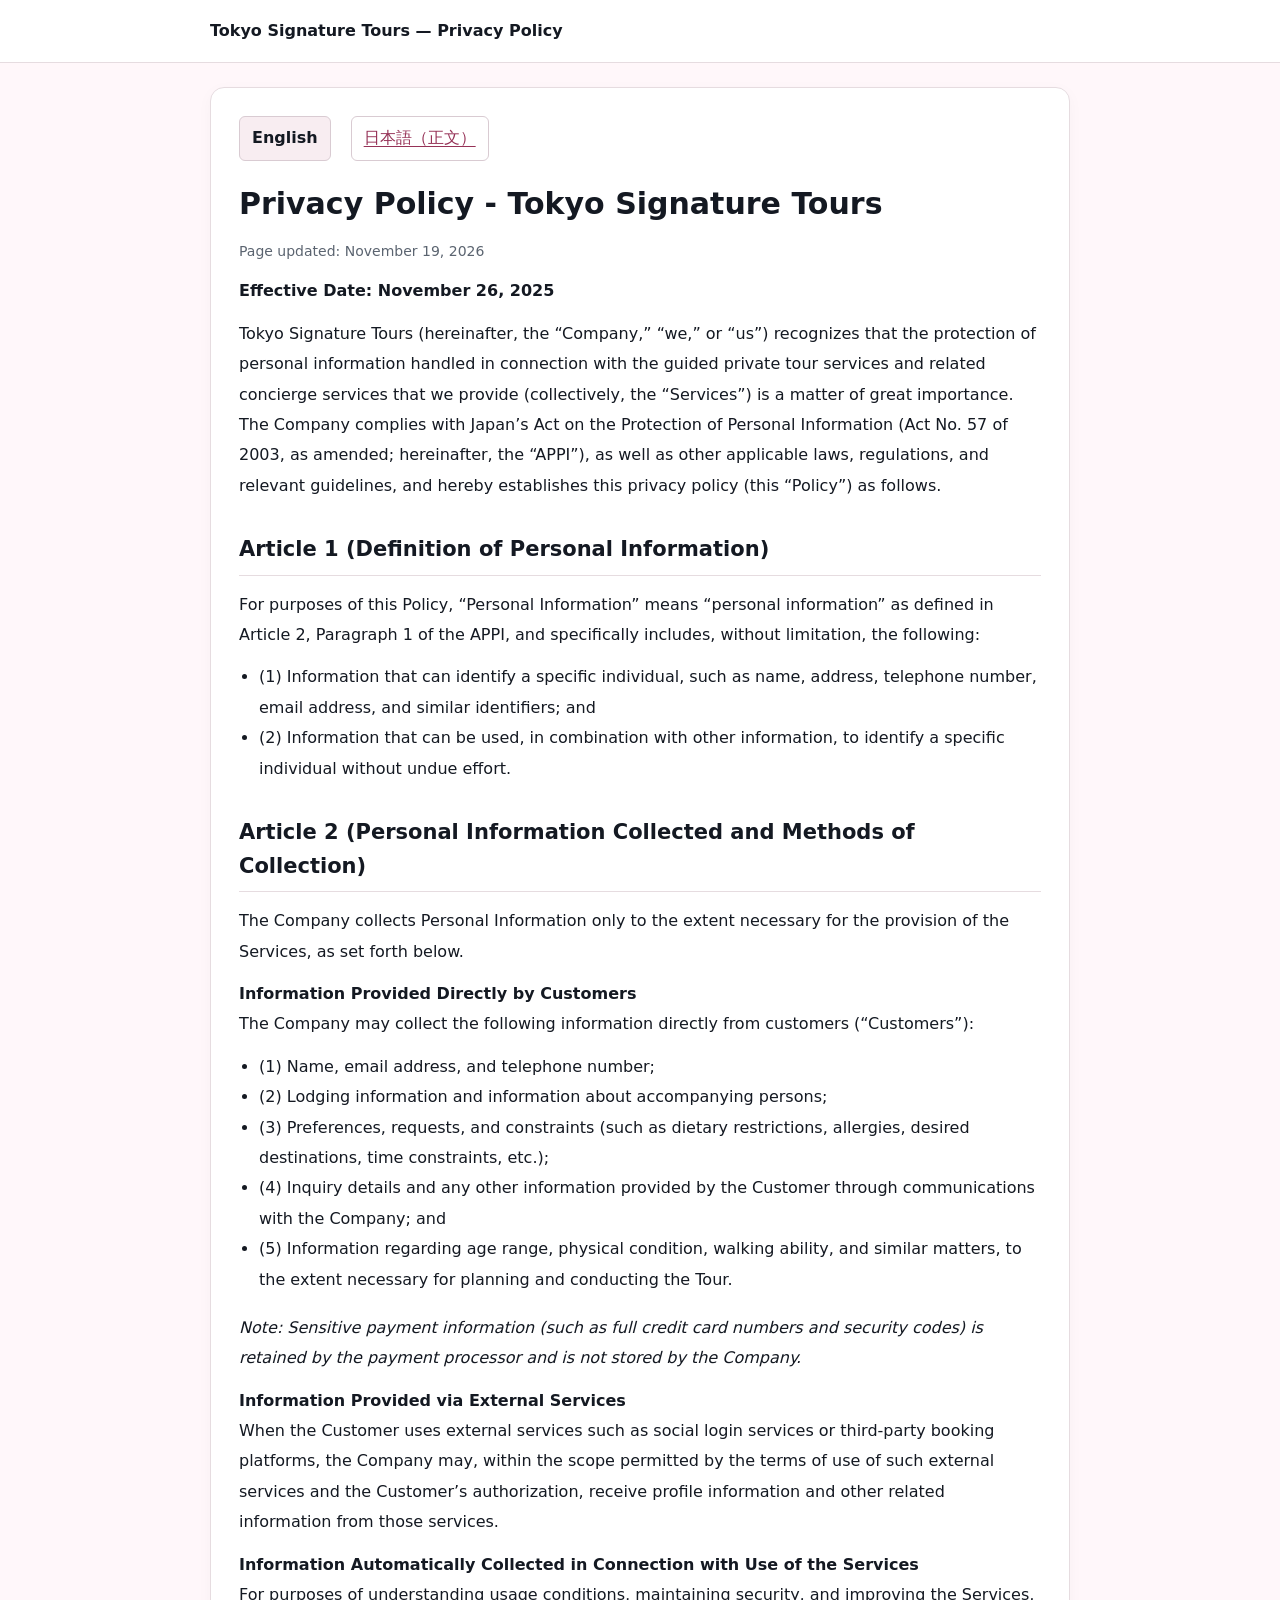
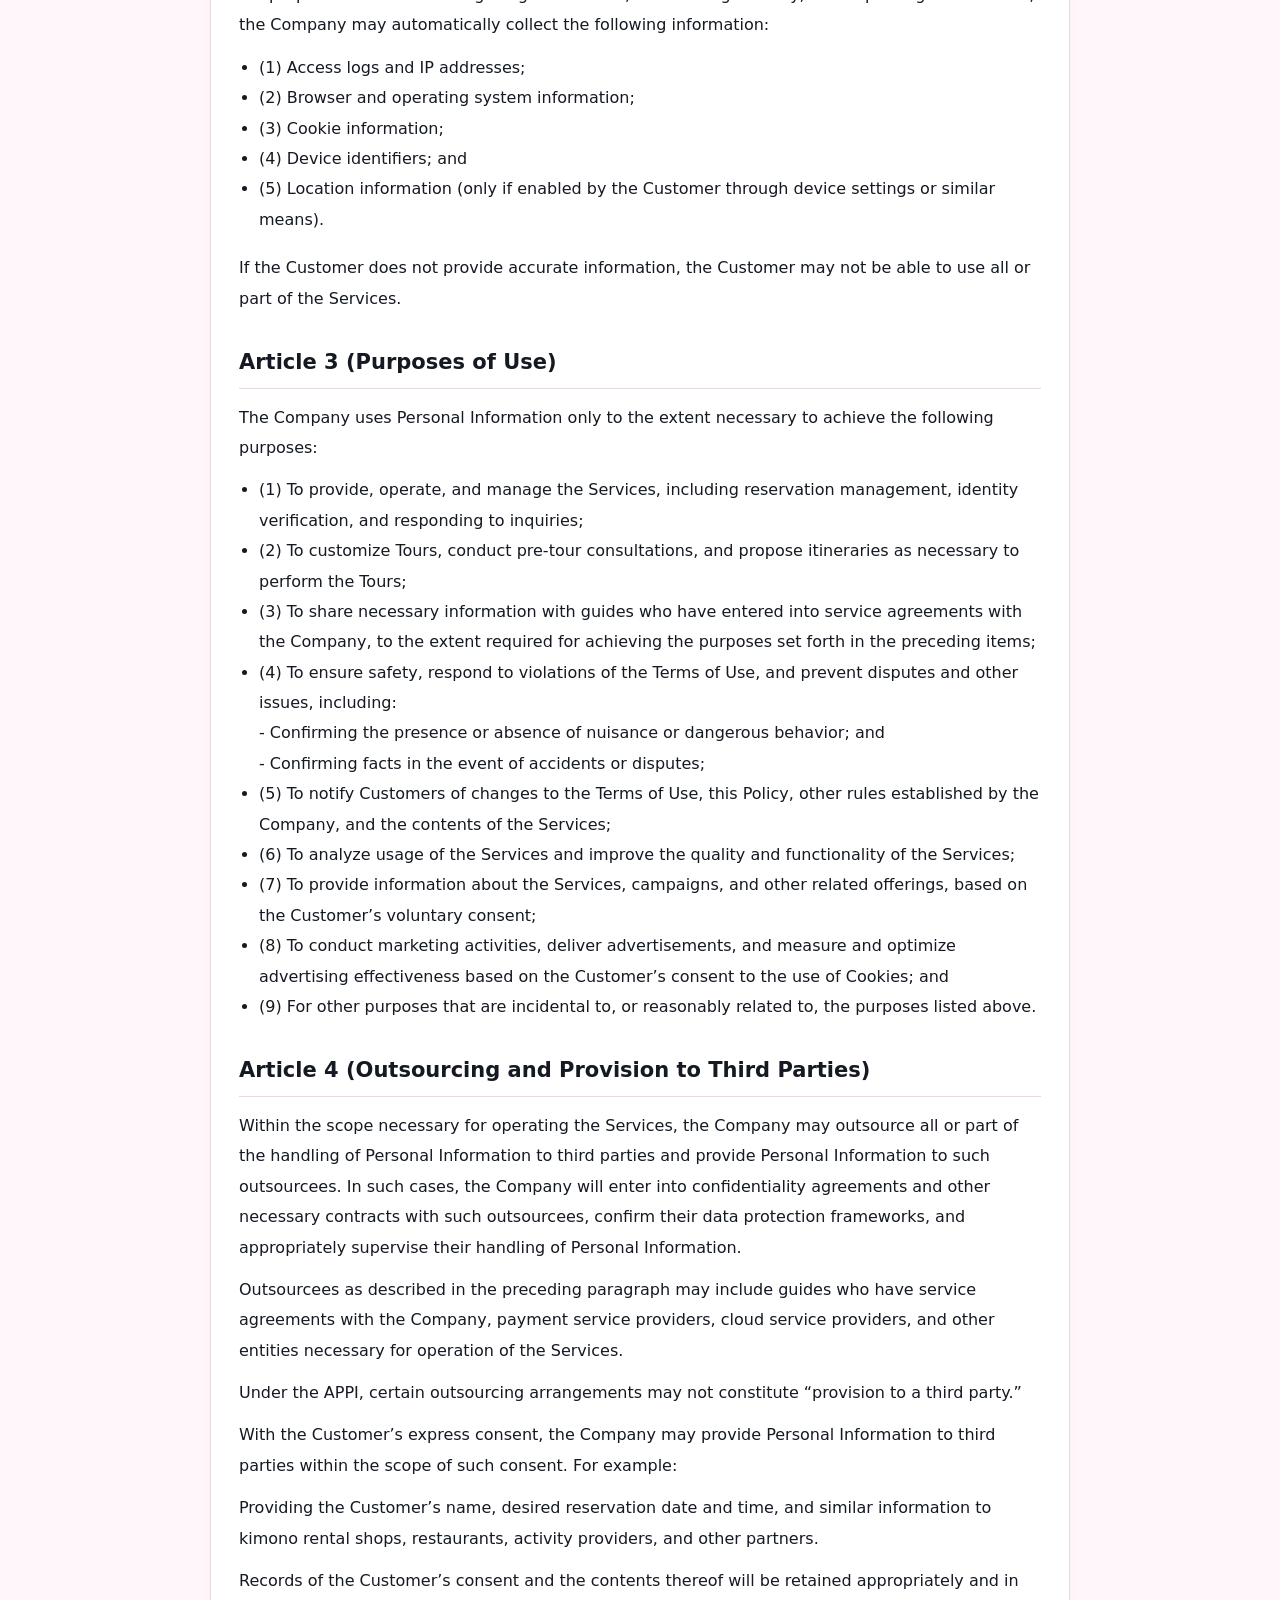
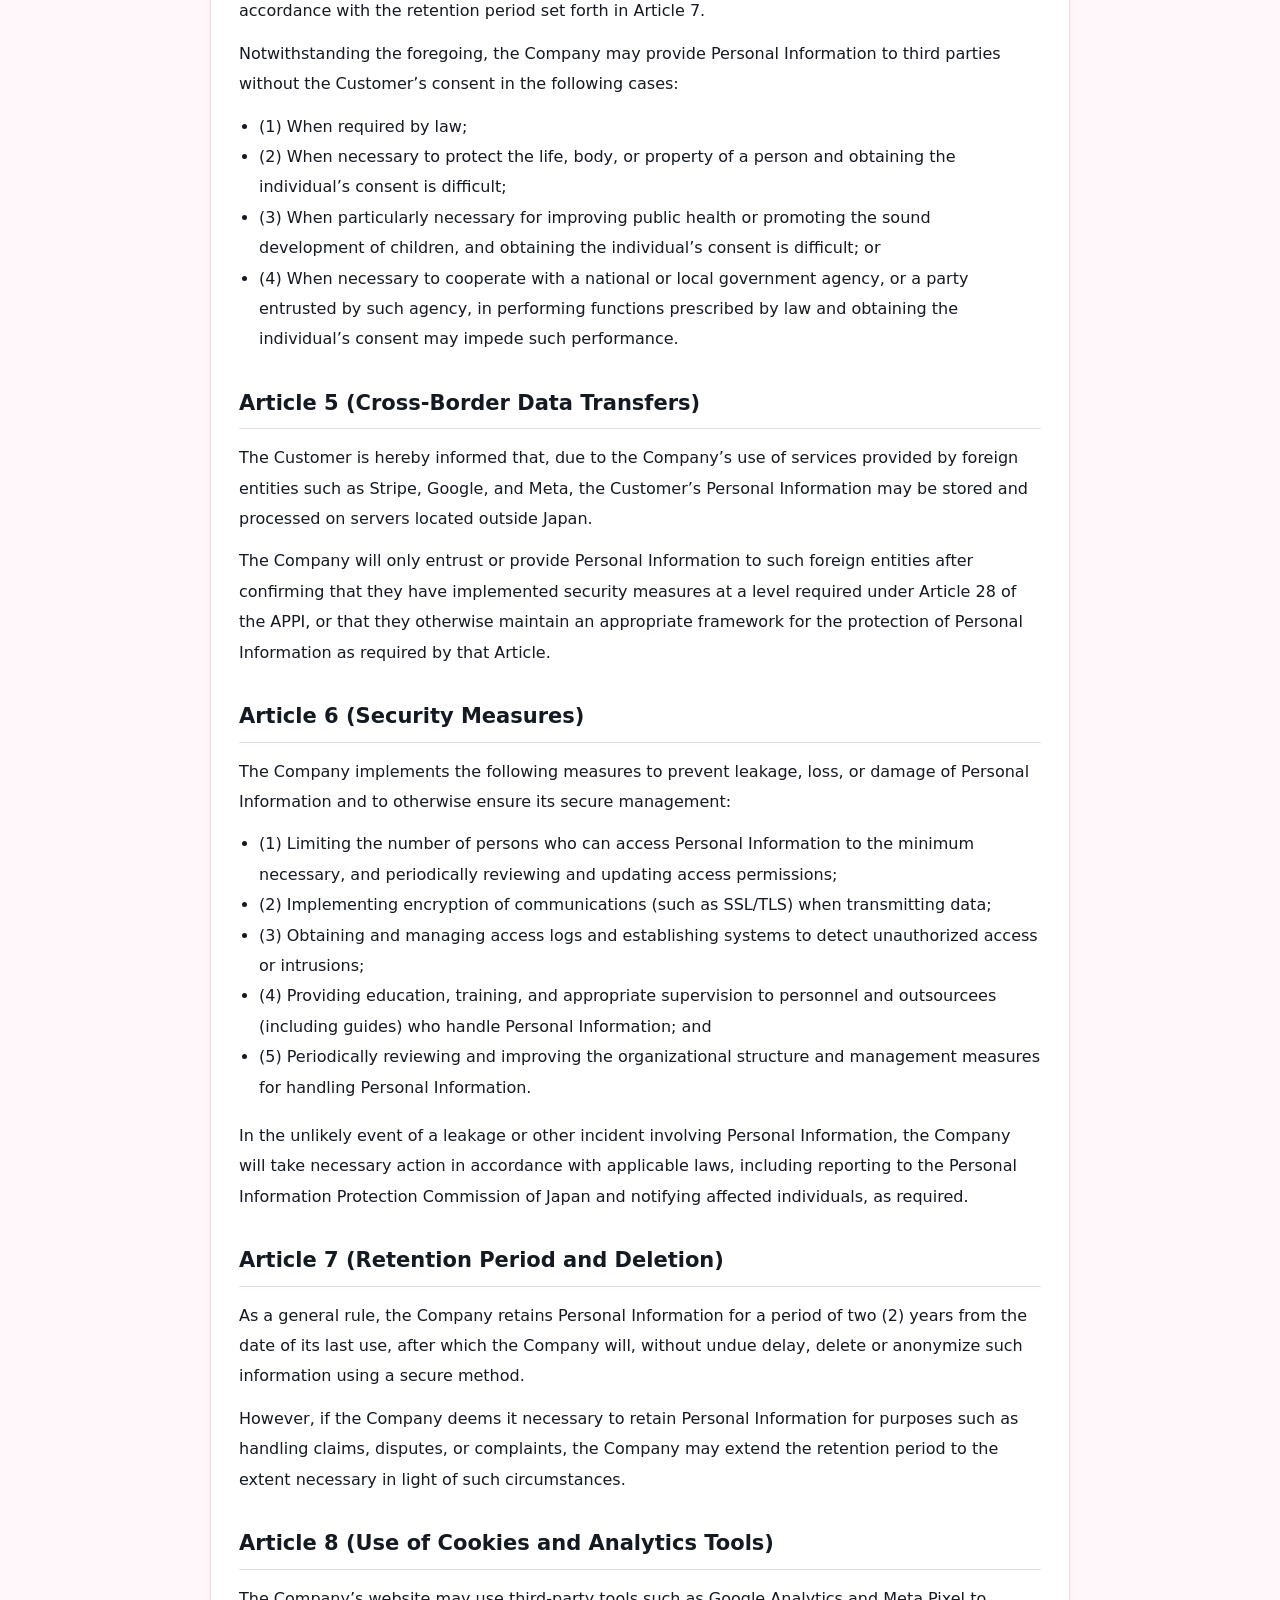
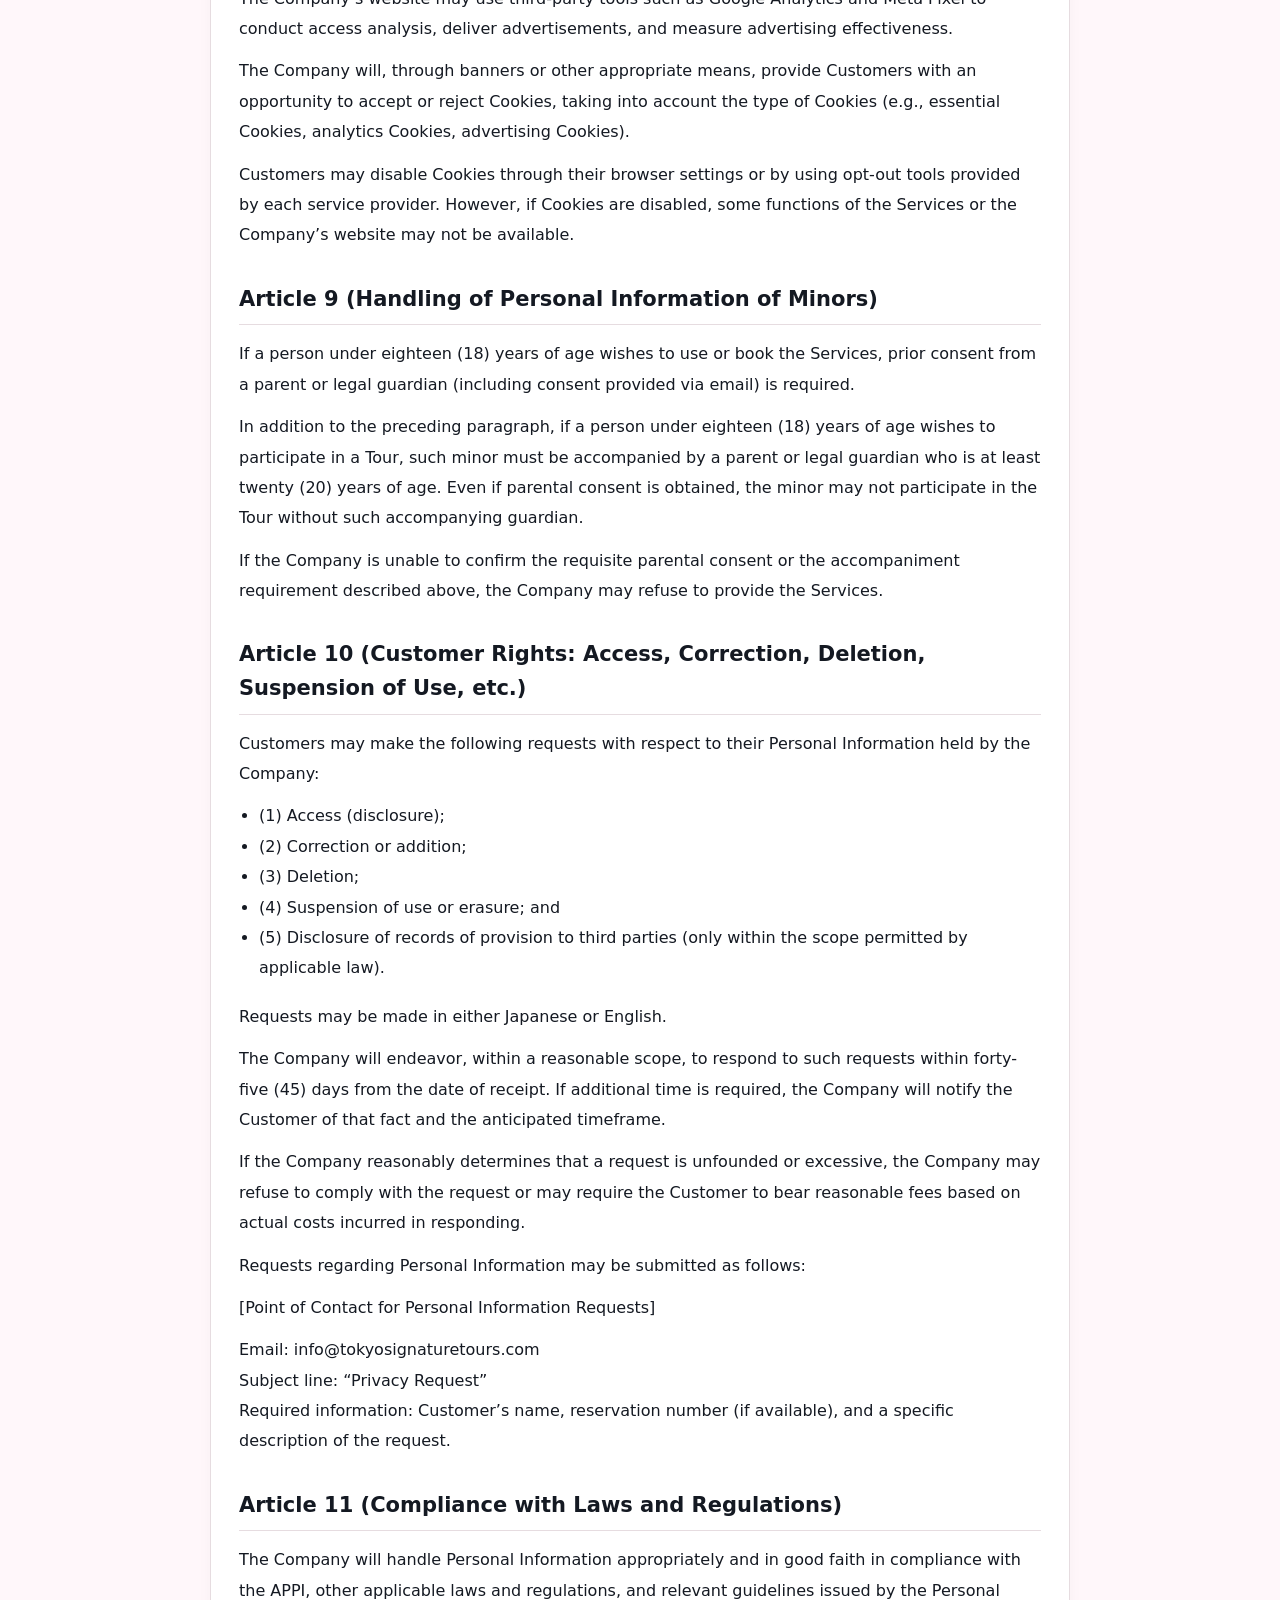
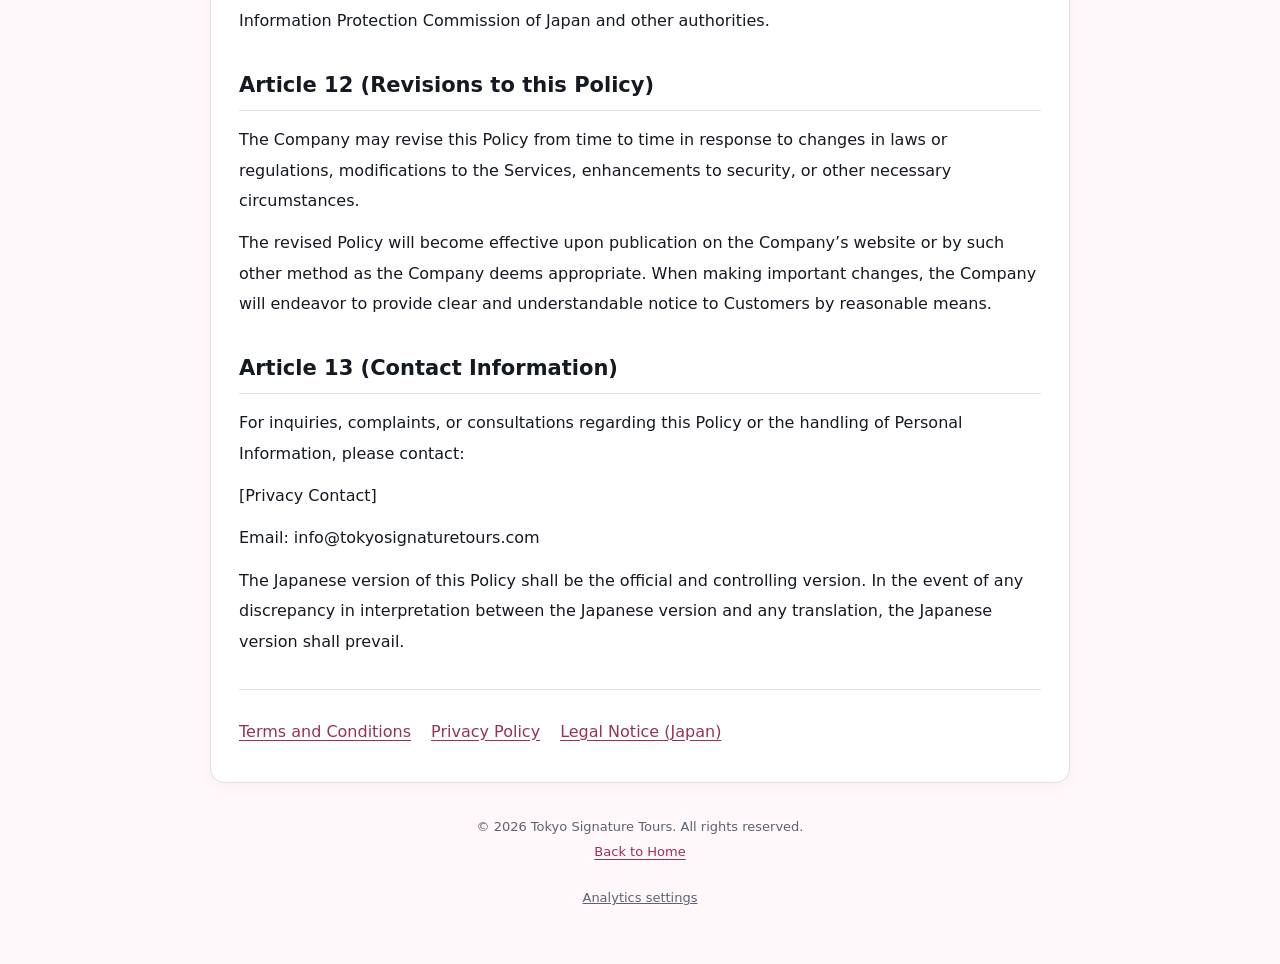
<file: privacy.html>
<!DOCTYPE html>
<html lang="en">
<head>
  <meta charset="utf-8" />
<script src="/assets/consent.js?v=20261119-legal-ja" defer></script>
  <meta name="viewport" content="width=device-width, initial-scale=1, viewport-fit=cover" />
  <title>Privacy Policy | Tokyo Signature Tours</title>
<link rel="canonical" href="https://tokyosignaturetours.com/privacy.html" />
<link rel="alternate" hreflang="en" href="https://tokyosignaturetours.com/privacy.html" />
<link rel="alternate" hreflang="ja" href="https://tokyosignaturetours.com/privacy-ja.html" />
<link rel="icon" type="image/png" sizes="512x512" href="/favicon.png" />
<meta property="og:title" content="Privacy Policy | Tokyo Signature Tours" />
<meta property="og:description" content="Privacy Policy for Tokyo Signature Tours private guided tour services in Tokyo, Japan." />
<meta property="og:type" content="website" />
<meta property="og:url" content="https://tokyosignaturetours.com/privacy.html" />
<meta property="og:site_name" content="Tokyo Signature Tours" />
<meta property="og:locale" content="en_US" />
<meta property="og:locale:alternate" content="ja_JP" />
<meta property="og:image" content="https://tokyosignaturetours.com/tokyo-signature-tours-og-image.jpg" />
<meta property="og:image:type" content="image/jpeg" />
<meta property="og:image:width" content="1200" />
<meta property="og:image:height" content="630" />
<meta property="og:image:alt" content="Tokyo Signature Tours title over cherry blossoms, a red pagoda and a snow-capped mountain" />
<meta name="twitter:card" content="summary_large_image" />
<meta name="twitter:title" content="Privacy Policy | Tokyo Signature Tours" />
<meta name="twitter:description" content="Privacy Policy for Tokyo Signature Tours private guided tour services in Tokyo, Japan." />
<meta name="twitter:image" content="https://tokyosignaturetours.com/tokyo-signature-tours-og-image.jpg" />
<meta name="twitter:image:alt" content="Tokyo Signature Tours title over cherry blossoms, a red pagoda and a snow-capped mountain" />
  <meta name="description" content="Privacy Policy for Tokyo Signature Tours private guided tour services in Tokyo, Japan." />


  <style>
    :root{
      --bg:#fff7fa;
      --panel:#ffffff;
      --text:#141922;
      --muted:#5b6470;
      --line:rgba(0,0,0,.06);
      --accent:#e85b8c;
    }

    body{
      margin:0;
      font-family:system-ui,-apple-system,Segoe UI,Roboto,Helvetica,Arial,sans-serif;
      background:var(--bg);
      color:var(--text);
      line-height:1.75;
      padding-bottom:60px;
    }

    header{
      background:#ffffffdd;
      backdrop-filter:blur(8px);
      padding:14px 0;
      border-bottom:1px solid var(--line);
      position:sticky;
      top:0;
      z-index:10;
    }

    .container{
      max-width:900px;
      margin:0 auto;
      padding:0 20px;
    }

    h1{
      font-size:28px;
      margin:20px 0 10px;
    }

    h2{
      font-size:20px;
      margin:28px 0 10px;
      padding-bottom:6px;
      border-bottom:1px solid var(--line);
    }

    p, li{
      font-size:15px;
      color:var(--text);
    }

    article{
      background:var(--panel);
      border-radius:14px;
      padding:24px 20px;
      margin-top:20px;
      box-shadow:0 4px 16px rgba(0,0,0,.05);
      border:1px solid var(--line);
    }

    ul{
      padding-left:20px;
      margin:8px 0 18px;
    }

    footer{
      text-align:center;
      margin-top:40px;
      font-size:13px;
      color:var(--muted);
    }

    a{
      color:var(--accent);
      text-decoration:none;
    }

    a:hover{
      text-decoration:underline;
    }
  </style>
<script type="application/ld+json">
{
  "@context": "https://schema.org",
  "@graph": [
    {
      "@type": "WebPage",
      "@id": "https://tokyosignaturetours.com/privacy.html#webpage",
      "url": "https://tokyosignaturetours.com/privacy.html",
      "name": "Privacy Policy | Tokyo Signature Tours",
      "description": "Privacy Policy for Tokyo Signature Tours private guided tour services in Tokyo, Japan.",
      "inLanguage": "en",
      "isPartOf": {
        "@id": "https://tokyosignaturetours.com/#website"
      },
      "about": {
        "@id": "https://tokyosignaturetours.com/#organization"
      },
      "dateModified": "2026-11-19"
    }
  ]
}
</script>
<link rel="stylesheet" href="/assets/consent.css?v=20261119-consent" />
<link rel="stylesheet" href="/assets/legal-documents.css?v=20261119-ja" />
</head>

<body class="legal-page">

<header>
  <div class="container">
    <strong>Tokyo Signature Tours — Privacy Policy</strong>
  </div>
</header>

<div class="container">
  <main id="main">
  <article>
<nav class="legal-language-nav" aria-label="Document language"><a href="/privacy.html" lang="en" hreflang="en" aria-current="page">English</a><a href="/privacy-ja.html" lang="ja" hreflang="ja">日本語（正文）</a></nav>

<h1>Privacy Policy - Tokyo Signature Tours</h1>
<p class="legal-updated">Page updated: November 19, 2026</p>
<p><strong>Effective Date: November 26, 2025</strong></p>

<p>Tokyo Signature Tours (hereinafter, the “Company,” “we,” or “us”) recognizes that the protection of personal information handled in connection with the guided private tour services and related concierge services that we provide (collectively, the “Services”) is a matter of great importance.<br>
The Company complies with Japan’s Act on the Protection of Personal Information (Act No. 57 of 2003, as amended; hereinafter, the “APPI”), as well as other applicable laws, regulations, and relevant guidelines, and hereby establishes this privacy policy (this “Policy”) as follows.</p>

<h2>Article 1 (Definition of Personal Information)</h2>
<p>For purposes of this Policy, “Personal Information” means “personal information” as defined in Article 2, Paragraph 1 of the APPI, and specifically includes, without limitation, the following:</p>
<ul>
  <li>(1) Information that can identify a specific individual, such as name, address, telephone number, email address, and similar identifiers; and</li>
  <li>(2) Information that can be used, in combination with other information, to identify a specific individual without undue effort.</li>
</ul>

<h2>Article 2 (Personal Information Collected and Methods of Collection)</h2>
<p>The Company collects Personal Information only to the extent necessary for the provision of the Services, as set forth below.</p>

<p><strong>Information Provided Directly by Customers</strong><br>
The Company may collect the following information directly from customers (“Customers”):</p>
<ul>
  <li>(1) Name, email address, and telephone number;</li>
  <li>(2) Lodging information and information about accompanying persons;</li>
  <li>(3) Preferences, requests, and constraints (such as dietary restrictions, allergies, desired destinations, time constraints, etc.);</li>
  <li>(4) Inquiry details and any other information provided by the Customer through communications with the Company; and</li>
  <li>(5) Information regarding age range, physical condition, walking ability, and similar matters, to the extent necessary for planning and conducting the Tour.</li>
</ul>

<p><em>Note: Sensitive payment information (such as full credit card numbers and security codes) is retained by the payment processor and is not stored by the Company.</em></p>

<p><strong>Information Provided via External Services</strong><br>
When the Customer uses external services such as social login services or third-party booking platforms, the Company may, within the scope permitted by the terms of use of such external services and the Customer’s authorization, receive profile information and other related information from those services.</p>

<p><strong>Information Automatically Collected in Connection with Use of the Services</strong><br>
For purposes of understanding usage conditions, maintaining security, and improving the Services, the Company may automatically collect the following information:</p>
<ul>
  <li>(1) Access logs and IP addresses;</li>
  <li>(2) Browser and operating system information;</li>
  <li>(3) Cookie information;</li>
  <li>(4) Device identifiers; and</li>
  <li>(5) Location information (only if enabled by the Customer through device settings or similar means).</li>
</ul>

<p>If the Customer does not provide accurate information, the Customer may not be able to use all or part of the Services.</p>

<h2>Article 3 (Purposes of Use)</h2>
<p>The Company uses Personal Information only to the extent necessary to achieve the following purposes:</p>
<ul>
  <li>(1) To provide, operate, and manage the Services, including reservation management, identity verification, and responding to inquiries;</li>
  <li>(2) To customize Tours, conduct pre-tour consultations, and propose itineraries as necessary to perform the Tours;</li>
  <li>(3) To share necessary information with guides who have entered into service agreements with the Company, to the extent required for achieving the purposes set forth in the preceding items;</li>
  <li>(4) To ensure safety, respond to violations of the Terms of Use, and prevent disputes and other issues, including:
    <br> - Confirming the presence or absence of nuisance or dangerous behavior; and
    <br> - Confirming facts in the event of accidents or disputes;
  </li>
  <li>(5) To notify Customers of changes to the Terms of Use, this Policy, other rules established by the Company, and the contents of the Services;</li>
  <li>(6) To analyze usage of the Services and improve the quality and functionality of the Services;</li>
  <li>(7) To provide information about the Services, campaigns, and other related offerings, based on the Customer’s voluntary consent;</li>
  <li>(8) To conduct marketing activities, deliver advertisements, and measure and optimize advertising effectiveness based on the Customer’s consent to the use of Cookies; and</li>
  <li>(9) For other purposes that are incidental to, or reasonably related to, the purposes listed above.</li>
</ul>

<h2>Article 4 (Outsourcing and Provision to Third Parties)</h2>
<p>Within the scope necessary for operating the Services, the Company may outsource all or part of the handling of Personal Information to third parties and provide Personal Information to such outsourcees. In such cases, the Company will enter into confidentiality agreements and other necessary contracts with such outsourcees, confirm their data protection frameworks, and appropriately supervise their handling of Personal Information.</p>

<p>Outsourcees as described in the preceding paragraph may include guides who have service agreements with the Company, payment service providers, cloud service providers, and other entities necessary for operation of the Services.</p>

<p>Under the APPI, certain outsourcing arrangements may not constitute “provision to a third party.”</p>

<p>With the Customer’s express consent, the Company may provide Personal Information to third parties within the scope of such consent. For example:</p>

<p>Providing the Customer’s name, desired reservation date and time, and similar information to kimono rental shops, restaurants, activity providers, and other partners.</p>

<p>Records of the Customer’s consent and the contents thereof will be retained appropriately and in accordance with the retention period set forth in Article 7.</p>

<p>Notwithstanding the foregoing, the Company may provide Personal Information to third parties without the Customer’s consent in the following cases:</p>
<ul>
  <li>(1) When required by law;</li>
  <li>(2) When necessary to protect the life, body, or property of a person and obtaining the individual’s consent is difficult;</li>
  <li>(3) When particularly necessary for improving public health or promoting the sound development of children, and obtaining the individual’s consent is difficult; or</li>
  <li>(4) When necessary to cooperate with a national or local government agency, or a party entrusted by such agency, in performing functions prescribed by law and obtaining the individual’s consent may impede such performance.</li>
</ul>

<h2>Article 5 (Cross-Border Data Transfers)</h2>
<p>The Customer is hereby informed that, due to the Company’s use of services provided by foreign entities such as Stripe, Google, and Meta, the Customer’s Personal Information may be stored and processed on servers located outside Japan.</p>

<p>The Company will only entrust or provide Personal Information to such foreign entities after confirming that they have implemented security measures at a level required under Article 28 of the APPI, or that they otherwise maintain an appropriate framework for the protection of Personal Information as required by that Article.</p>

<h2>Article 6 (Security Measures)</h2>
<p>The Company implements the following measures to prevent leakage, loss, or damage of Personal Information and to otherwise ensure its secure management:</p>
<ul>
  <li>(1) Limiting the number of persons who can access Personal Information to the minimum necessary, and periodically reviewing and updating access permissions;</li>
  <li>(2) Implementing encryption of communications (such as SSL/TLS) when transmitting data;</li>
  <li>(3) Obtaining and managing access logs and establishing systems to detect unauthorized access or intrusions;</li>
  <li>(4) Providing education, training, and appropriate supervision to personnel and outsourcees (including guides) who handle Personal Information; and</li>
  <li>(5) Periodically reviewing and improving the organizational structure and management measures for handling Personal Information.</li>
</ul>

<p>In the unlikely event of a leakage or other incident involving Personal Information, the Company will take necessary action in accordance with applicable laws, including reporting to the Personal Information Protection Commission of Japan and notifying affected individuals, as required.</p>

<h2>Article 7 (Retention Period and Deletion)</h2>
<p>As a general rule, the Company retains Personal Information for a period of two (2) years from the date of its last use, after which the Company will, without undue delay, delete or anonymize such information using a secure method.</p>

<p>However, if the Company deems it necessary to retain Personal Information for purposes such as handling claims, disputes, or complaints, the Company may extend the retention period to the extent necessary in light of such circumstances.</p>

<h2>Article 8 (Use of Cookies and Analytics Tools)</h2>
<p>The Company’s website may use third-party tools such as Google Analytics and Meta Pixel to conduct access analysis, deliver advertisements, and measure advertising effectiveness.</p>

<p>The Company will, through banners or other appropriate means, provide Customers with an opportunity to accept or reject Cookies, taking into account the type of Cookies (e.g., essential Cookies, analytics Cookies, advertising Cookies).</p>

<p>Customers may disable Cookies through their browser settings or by using opt-out tools provided by each service provider. However, if Cookies are disabled, some functions of the Services or the Company’s website may not be available.</p>

<h2>Article 9 (Handling of Personal Information of Minors)</h2>
<p>If a person under eighteen (18) years of age wishes to use or book the Services, prior consent from a parent or legal guardian (including consent provided via email) is required.</p>

<p>In addition to the preceding paragraph, if a person under eighteen (18) years of age wishes to participate in a Tour, such minor must be accompanied by a parent or legal guardian who is at least twenty (20) years of age. Even if parental consent is obtained, the minor may not participate in the Tour without such accompanying guardian.</p>

<p>If the Company is unable to confirm the requisite parental consent or the accompaniment requirement described above, the Company may refuse to provide the Services.</p>

<h2>Article 10 (Customer Rights: Access, Correction, Deletion, Suspension of Use, etc.)</h2>
<p>Customers may make the following requests with respect to their Personal Information held by the Company:</p>
<ul>
  <li>(1) Access (disclosure);</li>
  <li>(2) Correction or addition;</li>
  <li>(3) Deletion;</li>
  <li>(4) Suspension of use or erasure; and</li>
  <li>(5) Disclosure of records of provision to third parties (only within the scope permitted by applicable law).</li>
</ul>

<p>Requests may be made in either Japanese or English.</p>

<p>The Company will endeavor, within a reasonable scope, to respond to such requests within forty-five (45) days from the date of receipt. If additional time is required, the Company will notify the Customer of that fact and the anticipated timeframe.</p>

<p>If the Company reasonably determines that a request is unfounded or excessive, the Company may refuse to comply with the request or may require the Customer to bear reasonable fees based on actual costs incurred in responding.</p>

<p>Requests regarding Personal Information may be submitted as follows:</p>

<p>[Point of Contact for Personal Information Requests]</p>
<p>Email: info@tokyosignaturetours.com<br>
Subject line: “Privacy Request”<br>
Required information: Customer’s name, reservation number (if available), and a specific description of the request.</p>

<h2>Article 11 (Compliance with Laws and Regulations)</h2>
<p>The Company will handle Personal Information appropriately and in good faith in compliance with the APPI, other applicable laws and regulations, and relevant guidelines issued by the Personal Information Protection Commission of Japan and other authorities.</p>

<h2>Article 12 (Revisions to this Policy)</h2>
<p>The Company may revise this Policy from time to time in response to changes in laws or regulations, modifications to the Services, enhancements to security, or other necessary circumstances.</p>

<p>The revised Policy will become effective upon publication on the Company’s website or by such other method as the Company deems appropriate. When making important changes, the Company will endeavor to provide clear and understandable notice to Customers by reasonable means.</p>

<h2>Article 13 (Contact Information)</h2>
<p>For inquiries, complaints, or consultations regarding this Policy or the handling of Personal Information, please contact:</p>

<p>[Privacy Contact]</p>
<p>Email: info@tokyosignaturetours.com</p>

<p>The Japanese version of this Policy shall be the official and controlling version. In the event of any discrepancy in interpretation between the Japanese version and any translation, the Japanese version shall prevail.</p>

  <nav class="legal-document-nav" aria-label="Related documents"><a href="/terms.html">Terms and Conditions</a><a href="/privacy.html">Privacy Policy</a><a href="/legal.html">Legal Notice (Japan)</a></nav>
</article>
  </main>

  <footer>
    © 2026 Tokyo Signature Tours. All rights reserved.
    <br><a href="/index.html">Back to Home</a>
  <div class="tst-consent-settings-row"><button type="button" class="tst-consent-settings" data-tst-consent-settings aria-controls="tst-analytics-dialog" hidden>Analytics settings</button></div>
</footer>
</div>

</body>
</html>
</file>
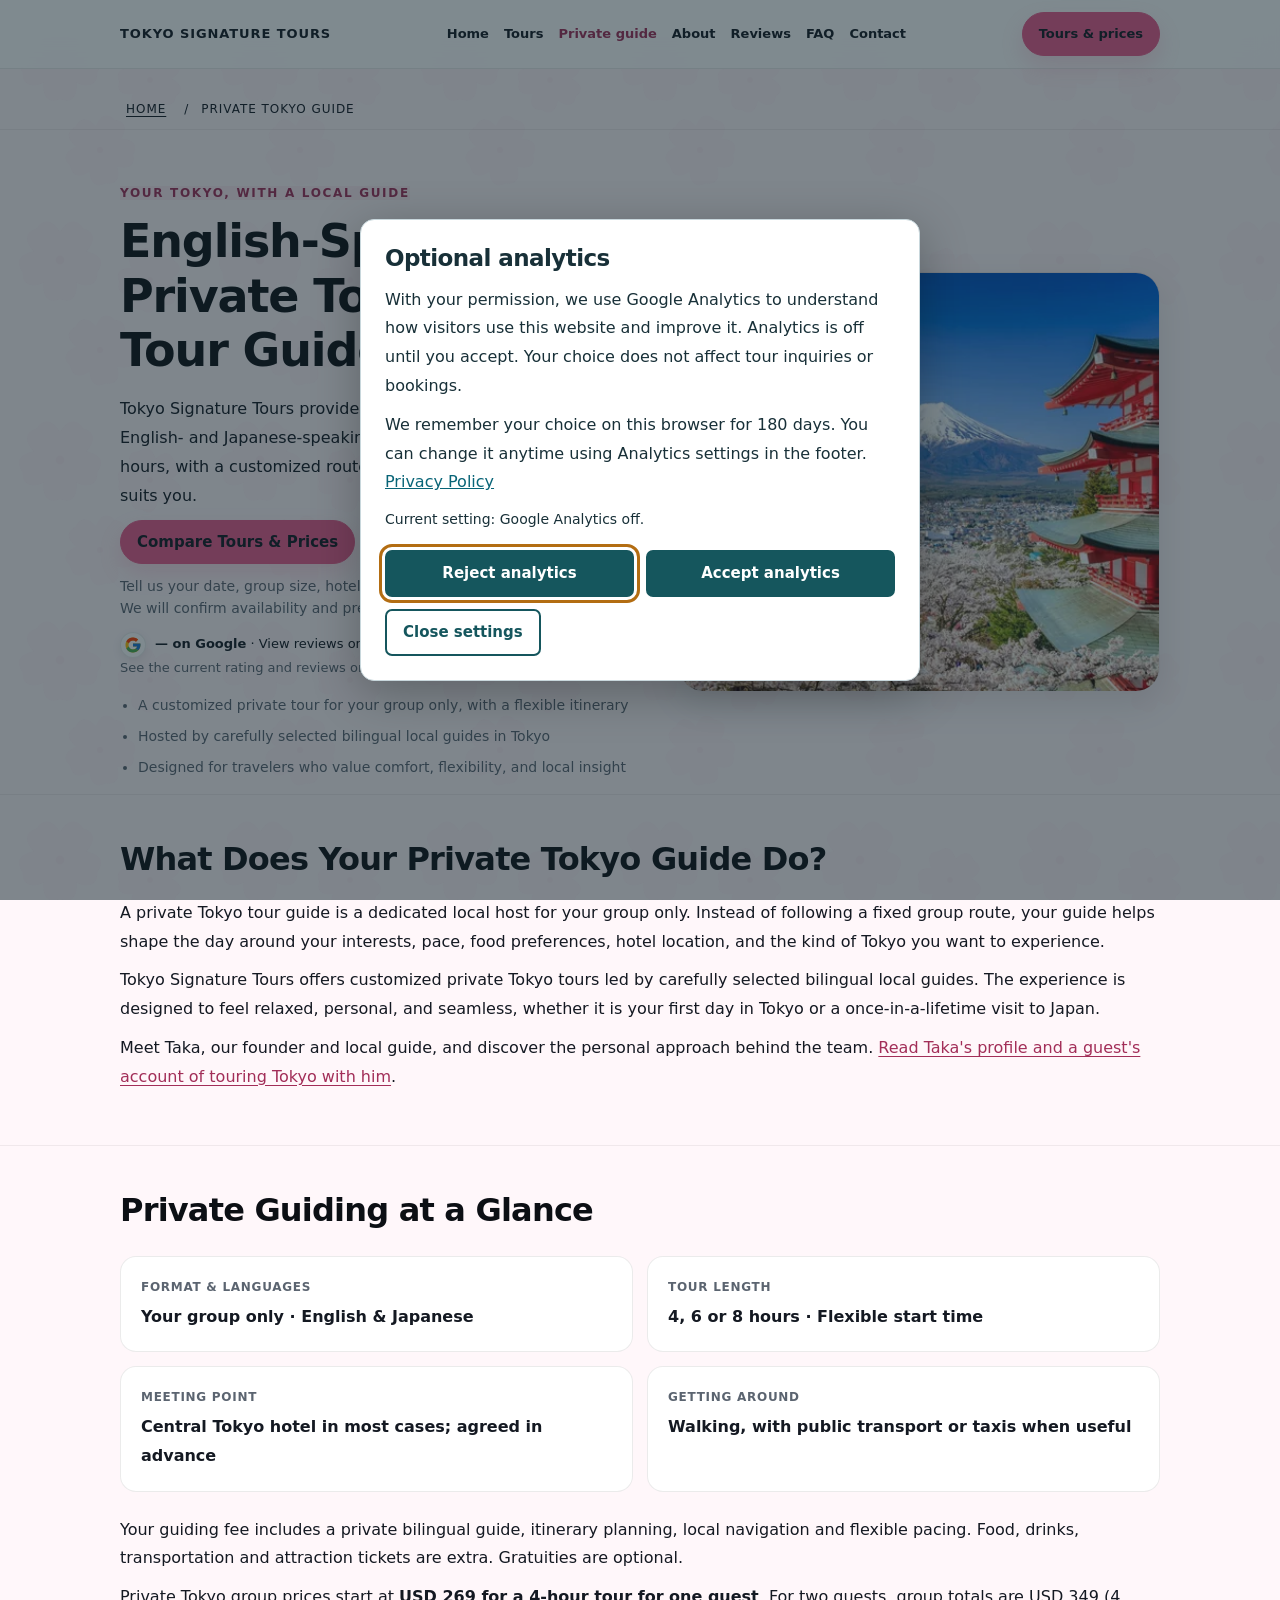
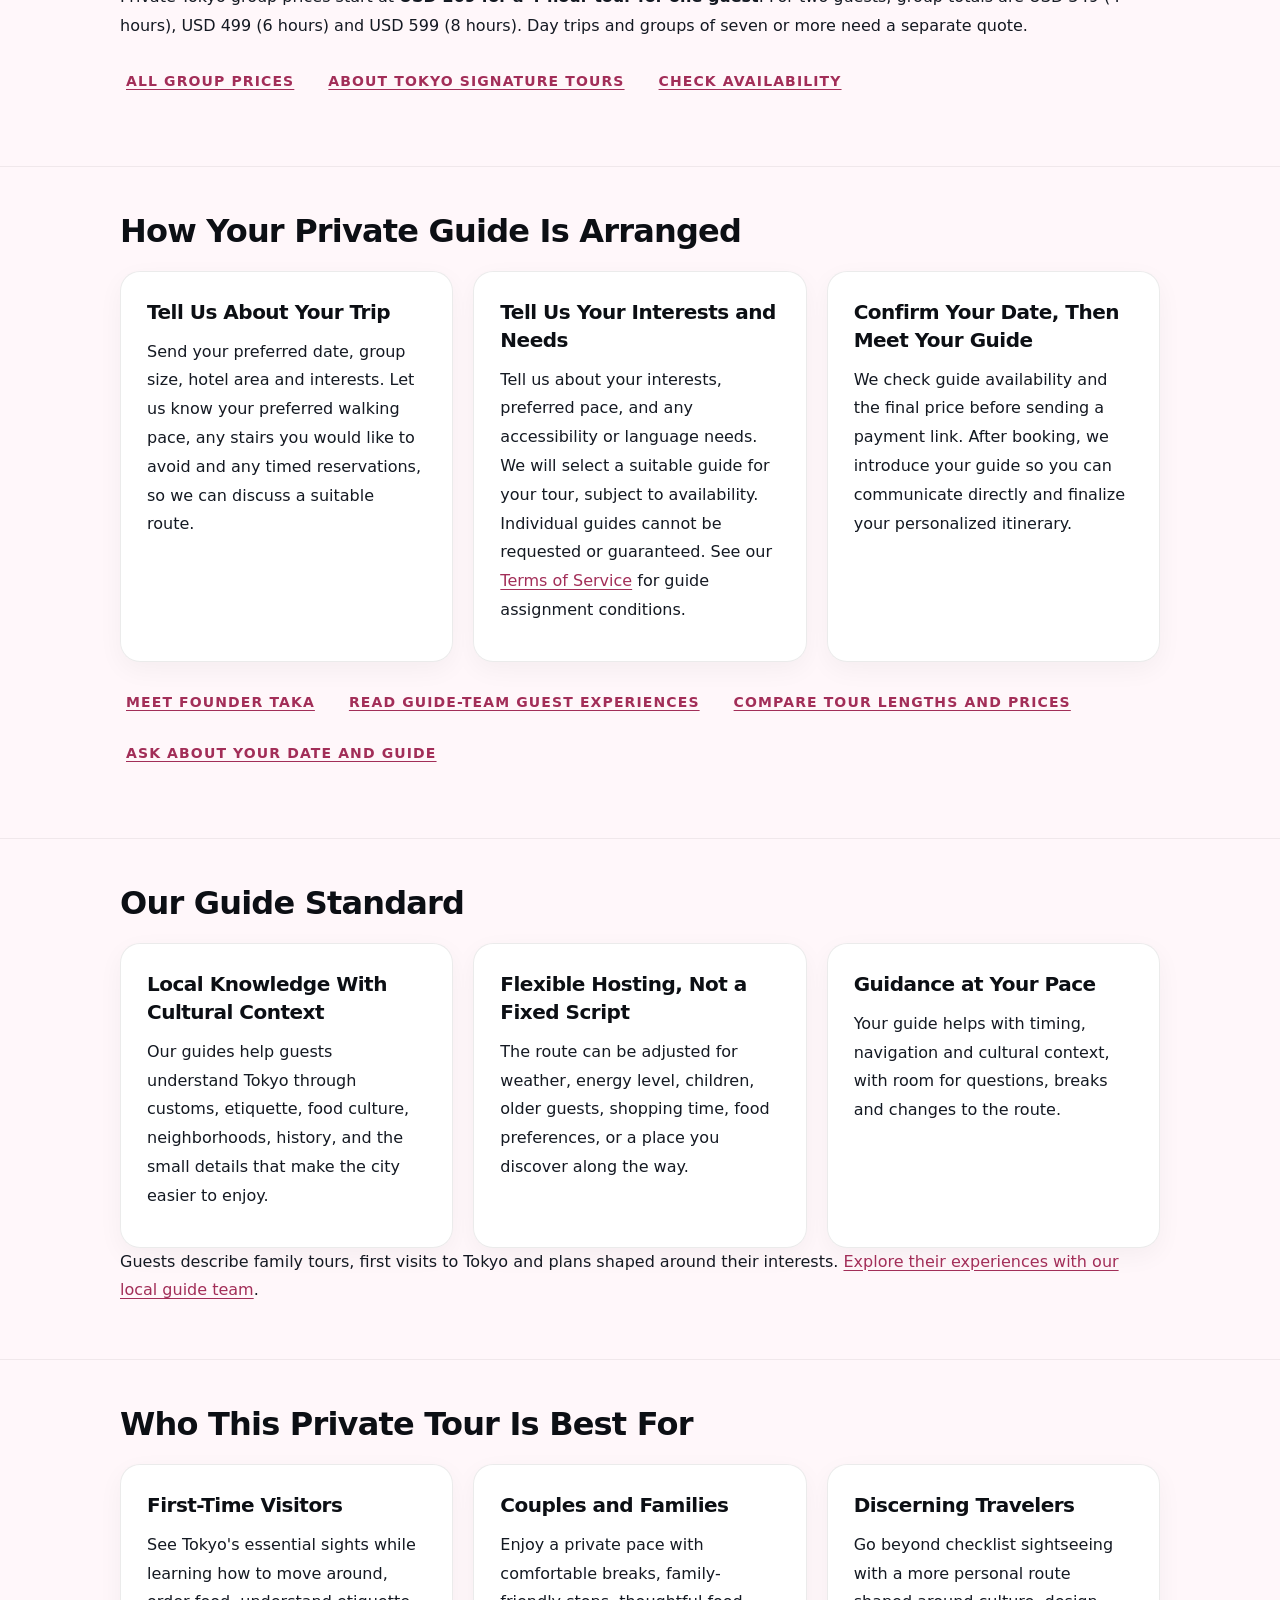
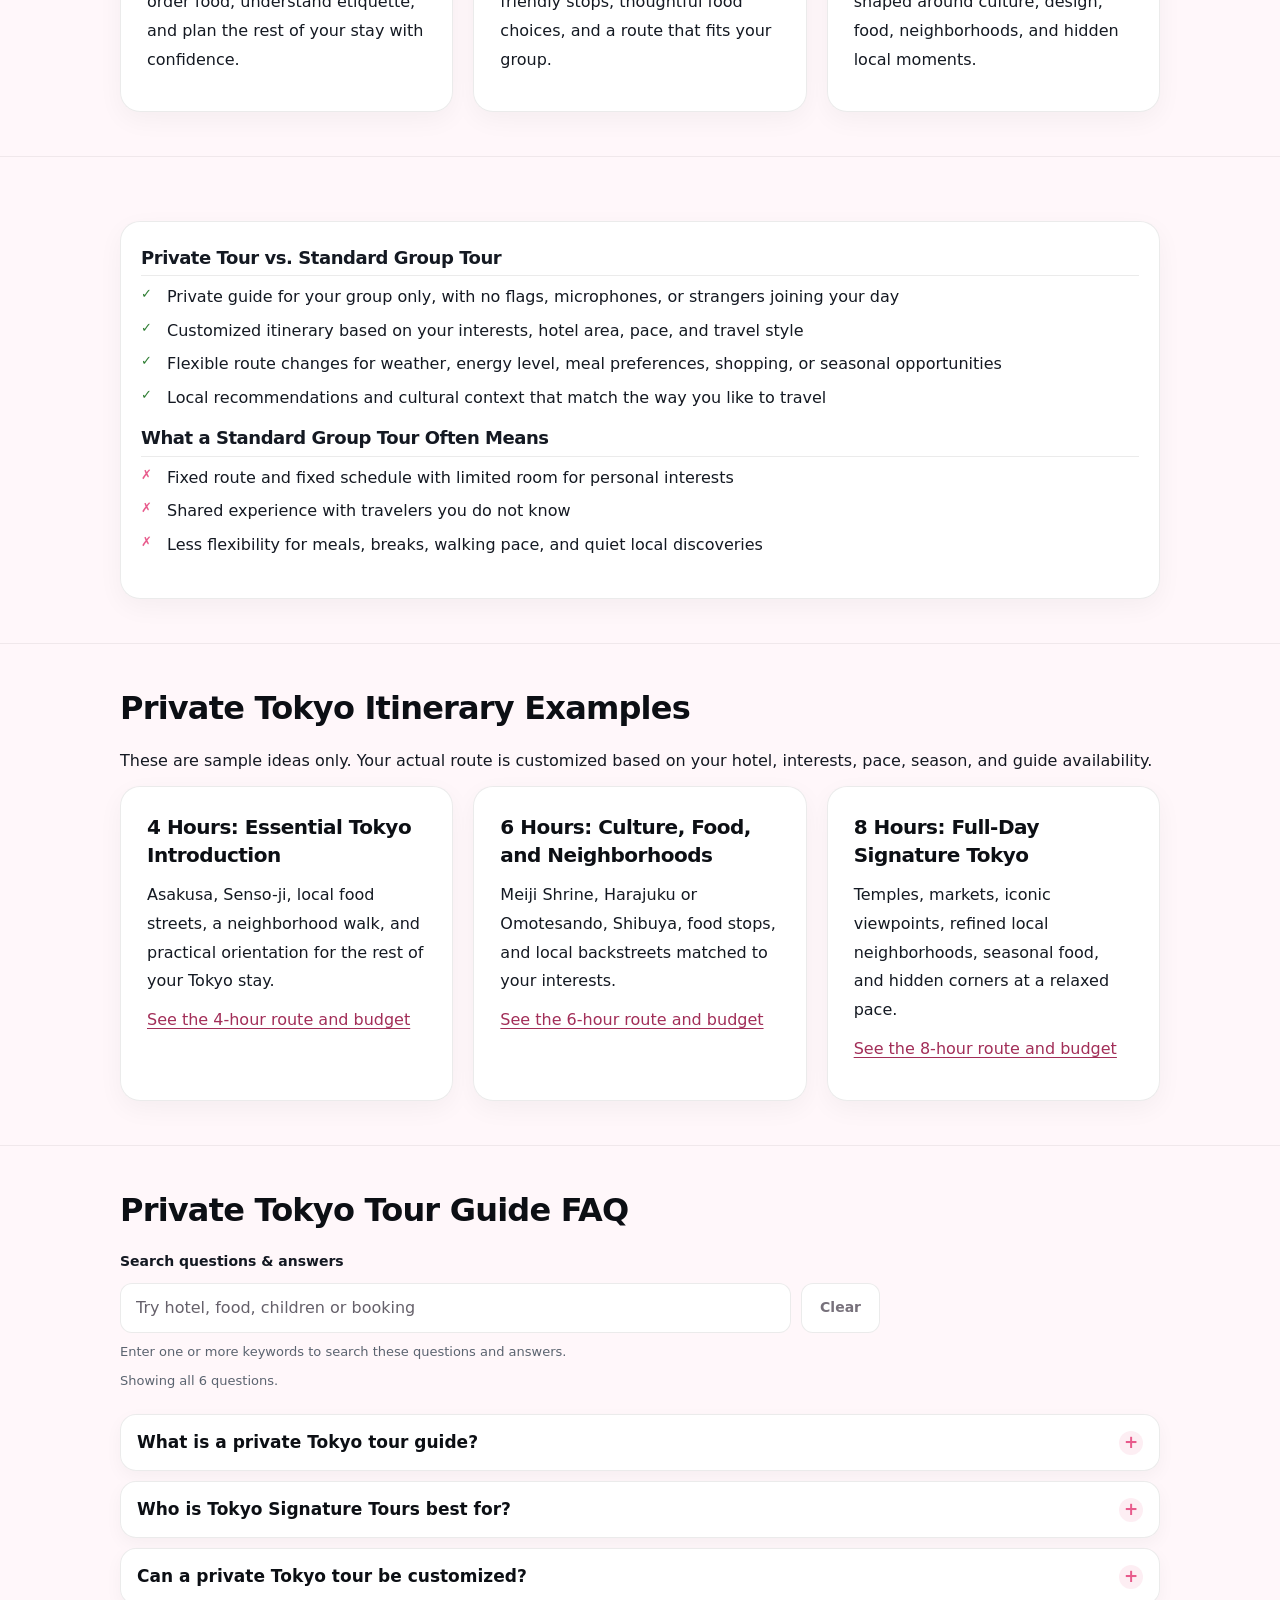
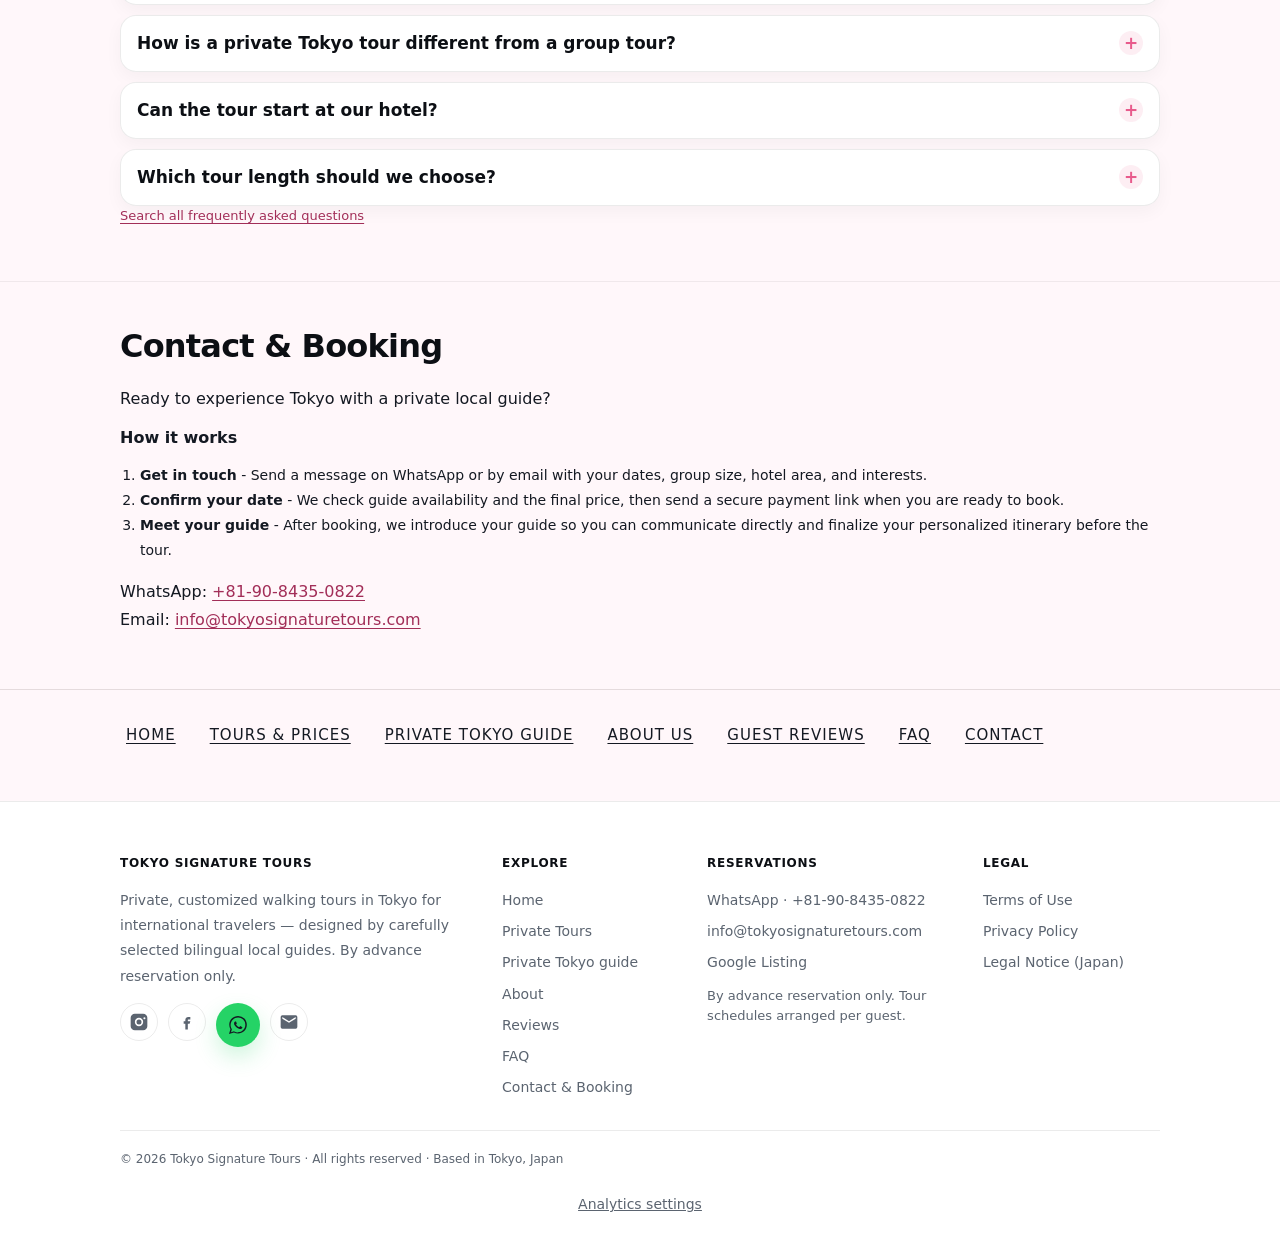
<file: private-tokyo-tour-guide.html>
<!DOCTYPE html>
<html lang="en">
<head>
  <meta charset="utf-8" />
<script src="/assets/consent.js?v=20261119-consent" data-tst-analytics-page="true" defer></script>
  <meta name="viewport" content="width=device-width, initial-scale=1, viewport-fit=cover" />
  <title>English-Speaking Private Tokyo Tour Guide | Tokyo Signature Tours</title>
<link rel="canonical" href="https://tokyosignaturetours.com/private-tokyo-tour-guide.html" />
<link rel="icon" type="image/png" sizes="512x512" href="/favicon.png" />
<meta property="og:title" content="English-Speaking Private Tokyo Tour Guide | Tokyo Signature Tours" />
<meta property="og:description" content="Explore Tokyo on a private walking tour with an English-speaking local guide. Choose 4, 6 or 8 hours, a personalized route and a pace suited to your group." />
<meta property="og:type" content="website" />
<meta property="og:url" content="https://tokyosignaturetours.com/private-tokyo-tour-guide.html" />
<meta property="og:site_name" content="Tokyo Signature Tours" />
<meta property="og:locale" content="en_US" />
<meta property="og:image" content="https://tokyosignaturetours.com/tokyo-signature-tours-og-image.jpg" />
<meta property="og:image:type" content="image/jpeg" />
<meta property="og:image:width" content="1200" />
<meta property="og:image:height" content="630" />
<meta property="og:image:alt" content="Tokyo Signature Tours title over cherry blossoms, a red pagoda and a snow-capped mountain" />
<meta name="twitter:card" content="summary_large_image" />
<meta name="twitter:title" content="English-Speaking Private Tokyo Tour Guide | Tokyo Signature Tours" />
<meta name="twitter:description" content="Explore Tokyo on a private walking tour with an English-speaking local guide. Choose 4, 6 or 8 hours, a personalized route and a pace suited to your group." />
<meta name="twitter:image" content="https://tokyosignaturetours.com/tokyo-signature-tours-og-image.jpg" />
<meta name="twitter:image:alt" content="Tokyo Signature Tours title over cherry blossoms, a red pagoda and a snow-capped mountain" />
  <meta name="description" content="Explore Tokyo on a private walking tour with an English-speaking local guide. Choose 4, 6 or 8 hours, a personalized route and a pace suited to your group." />
  <meta name="format-detection" content="telephone=no" />

 <!-- JSON-LD (SEO / AI Search Optimization) -->
<script type="application/ld+json">
{
  "@context": "https://schema.org",
  "@graph": [
    {
      "@type": "LocalBusiness",
      "@id": "https://tokyosignaturetours.com/#organization",
      "name": "Tokyo Signature Tours",
      "url": "https://tokyosignaturetours.com/",
      "description": "Tokyo Signature Tours offers customized private Tokyo tours with carefully selected English-speaking bilingual local guides, itinerary planning and flexible pacing for couples, families, first-time visitors, seniors and small private groups.",
      "image": "https://tokyosignaturetours.com/tokyo-signature-tours-og-image.jpg",
      "areaServed": {
        "@type": "City",
        "name": "Tokyo"
      },
      "telephone": "+81-90-8435-0822",
      "email": "info@tokyosignaturetours.com",
      "priceRange": "USD 269–799 per private Tokyo group (1–6 guests)",
      "sameAs": [
        "https://www.instagram.com/tokyosignaturetours/",
        "https://www.facebook.com/profile.php?id=61580978236755",
        "https://www.google.com/maps/place/Tokyo+Signature+Tours+%7C+Private+Tokyo+Tours/@35.701622,139.6885977,14z/data=!3m1!4b1!4m6!3m5!1s0x2ae76d89645afc83:0x968877d08d9a25e1!8m2!3d35.7015889!4d139.7091972!16s%2Fg%2F11yrbvflx0"
      ],
      "address": {
        "@type": "PostalAddress",
        "addressLocality": "Tokyo",
        "addressCountry": "JP"
      },
      "hasMap": "https://www.google.com/maps/place/Tokyo+Signature+Tours+%7C+Private+Tokyo+Tours/@35.701622,139.6885977,14z/data=!3m1!4b1!4m6!3m5!1s0x2ae76d89645afc83:0x968877d08d9a25e1!8m2!3d35.7015889!4d139.7091972!16s%2Fg%2F11yrbvflx0",
      "identifier": {
        "@type": "PropertyValue",
        "propertyID": "Google Place ID",
        "value": "ChIJg_xaZIlt5yoR4SWajdB3iJY"
      },
      "founder": {
        "@type": "Person",
        "@id": "https://tokyosignaturetours.com/about.html#taka",
        "name": "Taka",
        "alternateName": "Hyangmoon Huh",
        "jobTitle": "Founder and local guide",
        "url": "https://tokyosignaturetours.com/about.html#taka"
      },
      "contactPoint": {
        "@type": "ContactPoint",
        "contactType": "customer service",
        "telephone": "+81-90-8435-0822",
        "email": "info@tokyosignaturetours.com",
        "availableLanguage": [
          "English",
          "Japanese"
        ]
      }
    },
    {
      "@type": "FAQPage",
      "@id": "https://tokyosignaturetours.com/private-tokyo-tour-guide.html#faq",
      "url": "https://tokyosignaturetours.com/private-tokyo-tour-guide.html#faq",
      "isPartOf": {
        "@id": "https://tokyosignaturetours.com/private-tokyo-tour-guide.html#webpage"
      },
      "mainEntity": [
        {
          "@type": "Question",
          "name": "What is a private Tokyo tour guide?",
          "acceptedAnswer": {
            "@type": "Answer",
            "text": "A private Tokyo tour guide is a dedicated local guide for your group only. The guide helps shape the route around your interests, explains cultural context, supports navigation, and keeps the day flexible."
          },
          "@id": "https://tokyosignaturetours.com/private-tokyo-tour-guide.html#guide-faq-1"
        },
        {
          "@type": "Question",
          "name": "Who is Tokyo Signature Tours best for?",
          "acceptedAnswer": {
            "@type": "Answer",
            "text": "Tokyo Signature Tours is best for couples, families, first-time visitors, and discerning travelers who want a private, relaxed, and thoughtfully planned Tokyo experience instead of a standard group tour."
          },
          "@id": "https://tokyosignaturetours.com/private-tokyo-tour-guide.html#guide-faq-2"
        },
        {
          "@type": "Question",
          "name": "Can a private Tokyo tour be customized?",
          "acceptedAnswer": {
            "@type": "Answer",
            "text": "Yes. The itinerary can be customized around food, culture, temples, shopping, art, design, history, family-friendly stops, hidden neighborhoods, and your preferred pace."
          },
          "@id": "https://tokyosignaturetours.com/private-tokyo-tour-guide.html#guide-faq-3"
        },
        {
          "@type": "Question",
          "name": "How is a private Tokyo tour different from a group tour?",
          "acceptedAnswer": {
            "@type": "Answer",
            "text": "A private tour is designed around your group only. There are no flags, microphones, fixed group routes, or pressure to keep pace with strangers. The guide can adjust timing, stops, breaks, and route choices throughout the day."
          },
          "@id": "https://tokyosignaturetours.com/private-tokyo-tour-guide.html#guide-faq-4"
        },
        {
          "@type": "Question",
          "name": "Can the tour start at our hotel?",
          "acceptedAnswer": {
            "@type": "Answer",
            "text": "In most cases, yes. A private Tokyo tour can start from your hotel lobby or another convenient meeting point in central Tokyo, depending on the route and guide availability."
          },
          "@id": "https://tokyosignaturetours.com/private-tokyo-tour-guide.html#guide-faq-5"
        },
        {
          "@type": "Question",
          "name": "Which tour length should we choose?",
          "acceptedAnswer": {
            "@type": "Answer",
            "text": "Choose 4 hours for a refined introduction, 6 hours for neighborhoods plus food and culture, and 8 hours for a full signature day covering iconic sights and hidden local areas at a relaxed pace."
          },
          "@id": "https://tokyosignaturetours.com/private-tokyo-tour-guide.html#guide-faq-6"
        }
      ]
    },
    {
      "@type": "WebPage",
      "@id": "https://tokyosignaturetours.com/private-tokyo-tour-guide.html#webpage",
      "url": "https://tokyosignaturetours.com/private-tokyo-tour-guide.html",
      "name": "English-Speaking Private Tokyo Tour Guide | Tokyo Signature Tours",
      "description": "Explore Tokyo on a private walking tour with an English-speaking local guide. Choose 4, 6 or 8 hours, a personalized route and a pace suited to your group.",
      "inLanguage": "en",
      "isPartOf": {
        "@id": "https://tokyosignaturetours.com/#website"
      },
      "about": {
        "@id": "https://tokyosignaturetours.com/#organization"
      },
      "mainEntity": {
        "@id": "https://tokyosignaturetours.com/#private-tokyo-tour-service"
      },
      "dateModified": "2026-11-19",
      "hasPart": {
        "@id": "https://tokyosignaturetours.com/private-tokyo-tour-guide.html#faq"
      },
      "publisher": {
        "@id": "https://tokyosignaturetours.com/#organization"
      },
      "breadcrumb": {
        "@id": "https://tokyosignaturetours.com/private-tokyo-tour-guide.html#breadcrumb"
      }
    },
    {
      "@type": "WebSite",
      "@id": "https://tokyosignaturetours.com/#website",
      "url": "https://tokyosignaturetours.com/",
      "name": "Tokyo Signature Tours",
      "inLanguage": "en",
      "publisher": {
        "@id": "https://tokyosignaturetours.com/#organization"
      }
    },
    {
      "@type": "BreadcrumbList",
      "@id": "https://tokyosignaturetours.com/private-tokyo-tour-guide.html#breadcrumb",
      "itemListElement": [
        {
          "@type": "ListItem",
          "position": 1,
          "name": "Home",
          "item": "https://tokyosignaturetours.com/"
        },
        {
          "@type": "ListItem",
          "position": 2,
          "name": "Private Tokyo guide",
          "item": "https://tokyosignaturetours.com/private-tokyo-tour-guide.html"
        }
      ]
    },
    {
      "@type": "Service",
      "@id": "https://tokyosignaturetours.com/#private-tokyo-tour-service",
      "name": "Private Tokyo Tours with English-Speaking Local Guides",
      "serviceType": "Private customized Tokyo walking tours with English-speaking local guides",
      "provider": {
        "@id": "https://tokyosignaturetours.com/#organization"
      },
      "areaServed": {
        "@type": "City",
        "name": "Tokyo"
      },
      "audience": {
        "@type": "Audience",
        "audienceType": "English-speaking couples, families, first-time visitors, seniors, and small private groups visiting Tokyo"
      },
      "description": "Private Tokyo tours with English-speaking local guides, customized itineraries, central Tokyo hotel meeting when available, local navigation, cultural context, food recommendations, and flexible pacing.",
      "hasOfferCatalog": {
        "@id": "https://tokyosignaturetours.com/#tour-options"
      },
      "url": "https://tokyosignaturetours.com/#tours",
      "mainEntityOfPage": {
        "@id": "https://tokyosignaturetours.com/#webpage"
      }
    }
  ]
}
</script>

  <style>
    /* ==========================================================
       THEME
       ========================================================== */
    :root{
      --bg:#fff7fa;
      --panel:#ffffff;
      --text:#141922;
      --muted:#5b6470;
      --line:rgba(0,0,0,.06);
      --accent:#e85b8c;
      --header:rgba(255,255,255,.92);

      --ink:#0c0f14;
      --shadow: 0 12px 34px rgba(0,0,0,.10);
      --shadow2: 0 20px 60px rgba(0,0,0,.12);

      --hero-pattern:url('data:image/svg+xml;utf8,<svg xmlns="http://www.w3.org/2000/svg" width="200" height="200" viewBox="0 0 200 200"><g opacity="0.8"><g transform="translate(60,60) scale(0.7)"><path d="M0,-40 C 12,-60 26,-60 36,-40 C 28,-20 12,-8 0,0 C -12,-8 -28,-20 -36,-40 C -26,-60 -12,-60 0,-40 Z" fill="%23f9cdda"/><path d="M0,-40 C 12,-60 26,-60 36,-40 C 28,-20 12,-8 0,0 C -12,-8 -28,-20 -36,-40 C -26,-60 -12,-60 0,-40 Z" fill="%23f9cdda" transform="rotate(72)"/><path d="M0,-40 C 12,-60 26,-60 36,-40 C 28,-20 12,-8 0,0 C -12,-8 -28,-20 -36,-40 C -26,-60 -12,-60 0,-40 Z" fill="%23f9cdda" transform="rotate(144)"/><path d="M0,-40 C 12,-60 26,-60 36,-40 C 28,-20 12,-8 0,0 C -12,-8 -28,-20 -36,-40 C -26,-60 -12,-60 0,-40 Z" fill="%23f9cdda" transform="rotate(216)"/><path d="M0,-40 C 12,-60 26,-60 36,-40 C 28,-20 12,-8 0,0 C -12,-8 -28,-20 -36,-40 C -26,-60 -12,-60 0,-40 Z" fill="%23f9cdda" transform="rotate(288)"/><circle r="6" fill="%23e88ab5"/></g><g transform="translate(150,80) scale(0.55) rotate(15)"><path d="M0,-40 C 12,-60 26,-60 36,-40 C 28,-20 12,-8 0,0 C -12,-8 -28,-20 -36,-40 C -26,-60 -12,-60 0,-40 Z" fill="%23f9cdda"/><path d="M0,-40 C 12,-60 26,-60 36,-40 C 28,-20 12,-8 0,0 C -12,-8 -28,-20 -36,-40 C -26,-60 -12,-60 0,-40 Z" fill="%23f9cdda" transform="rotate(72)"/><path d="M0,-40 C 12,-60 26,-60 36,-40 C 28,-20 12,-8 0,0 C -12,-8 -28,-20 -36,-40 C -26,-60 -12,-60 0,-40 Z" fill="%23f9cdda" transform="rotate(144)"/><path d="M0,-40 C 12,-60 26,-60 36,-40 C 28,-20 12,-8 0,0 C -12,-8 -28,-20 -36,-40 C -26,-60 -12,-60 0,-40 Z" fill="%23f9cdda" transform="rotate(216)"/><path d="M0,-40 C 12,-60 26,-60 36,-40 C 28,-20 12,-8 0,0 C -12,-8 -28,-20 -36,-40 C -26,-60 -12,-60 0,-40 Z" fill="%23f9cdda" transform="rotate(288)"/><circle r="5" fill="%23e88ab5"/></g><g transform="translate(100,150) scale(0.6) rotate(-10)"><path d="M0,-40 C 12,-60 26,-60 36,-40 C 28,-20 12,-8 0,0 C -12,-8 -28,-20 -36,-40 C -26,-60 -12,-60 0,-40 Z" fill="%23f9cdda"/><path d="M0,-40 C 12,-60 26,-60 36,-40 C 28,-20 12,-8 0,0 C -12,-8 -28,-20 -36,-40 C -26,-60 -12,-60 0,-40 Z" fill="%23f9cdda" transform="rotate(72)"/><path d="M0,-40 C 12,-60 26,-60 36,-40 C 28,-20 12,-8 0,0 C -12,-8 -28,-20 -36,-40 C -26,-60 -12,-60 0,-40 Z" fill="%23f9cdda" transform="rotate(144)"/><path d="M0,-40 C 12,-60 26,-60 36,-40 C 28,-20 12,-8 0,0 C -12,-8 -28,-20 -36,-40 C -26,-60 -12,-60 0,-40 Z" fill="%23f9cdda" transform="rotate(216)"/><path d="M0,-40 C 12,-60 26,-60 36,-40 C 28,-20 12,-8 0,0 C -12,-8 -28,-20 -36,-40 C -26,-60 -12,-60 0,-40 Z" fill="%23f9cdda" transform="rotate(288)"/><circle r="5" fill="%23e88ab5"/></g></g></svg>');
    }

    /* ==========================================================
       BASE
       ========================================================== */
    html,body{margin:0}
    body{
      font-family:system-ui,-apple-system,Segoe UI,Roboto,Helvetica,Arial,sans-serif;
      font-size:16px;
      line-height:1.8;
      color:var(--text);
      background:var(--bg);
      -webkit-font-smoothing: antialiased;
      -moz-osx-font-smoothing: grayscale;
    }
    a{color:inherit;text-decoration:none}
    img{max-width:100%;display:block;height:auto}
    .container{max-width:1080px;margin:0 auto;padding:0 16px}

    body::before{
      content:"";
      position:fixed;
      inset:0;
      background-repeat:repeat;
      background-size:200px 200px;
      opacity:.12;
      z-index:-1;
      background-image:var(--hero-pattern);
      pointer-events:none;
    }

    /* focus ring (premium + accessible) */
    :focus-visible{
      outline: 3px solid rgba(232,91,140,.55);
      outline-offset: 2px;
      border-radius: 10px;
    }

    /* ==========================================================
       HEADER & MOBILE MENU (UPGRADED UX)
       ========================================================== */
    header{
      position:sticky;
      top:0;
      background:var(--header);
      backdrop-filter:saturate(120%) blur(12px);
      border-bottom:1px solid var(--line);
      z-index:40;
    }
    .nav{
      display:flex;
      align-items:center;
      justify-content:space-between;
      gap:10px;
      padding:10px 0;
    }
    .brand{
      font-weight:750;
      letter-spacing:0.10em;
      text-transform:uppercase;
      font-size:13px;
    }
    nav{display:none}
    .cta{
      display:inline-flex;
      align-items:center;
      justify-content:center;
      min-height:40px;
      padding:0 16px;
      border-radius:999px;
      background:var(--accent);
      color:#fff;
      font-weight:800;
      font-size:14px;
      box-shadow:0 10px 22px rgba(232,91,140,.22);
      white-space:nowrap;
      border:1px solid rgba(232,91,140,.25);
      transform: translateZ(0);
    }
    .cta:hover{opacity:.96}

    .menu-toggle{
      margin-left:8px;
      width:40px;height:40px;
      border-radius:999px;
      border:1px solid var(--line);
      background:#fff;
      display:flex;
      align-items:center;
      justify-content:center;
      cursor:pointer;
      box-shadow:0 6px 14px rgba(0,0,0,.06);
    }
    .menu-toggle span{
      display:block;
      width:18px;
      height:2px;
      background:var(--text);
      border-radius:999px;
      position:relative;
    }
    .menu-toggle span::before,
    .menu-toggle span::after{
      content:"";
      position:absolute;
      left:0;
      width:18px;height:2px;
      background:var(--text);
      border-radius:999px;
    }
    .menu-toggle span::before{top:-6px}
    .menu-toggle span::after{top:6px}

    /* Layer the mobile menu and backdrop above the sticky site header (40). */
    .menu-backdrop{
      position:fixed;
      inset:0;
      background:rgba(0,0,0,.30);
      opacity:0;
      pointer-events:none;
      transition:opacity .22s ease;
      z-index:41;
      touch-action: manipulation; /* ensure backdrop can always be tapped */
    }
    .side-menu{
      position:fixed;
      top:0; right:0;
      width:304px;
      max-width:88vw;

      /* FIX: use the real mobile viewport and include padding inside height */
      height:100vh;
      height:100dvh;
      max-height:100dvh;
      box-sizing:border-box;

      background:#ffffff;
      box-shadow:-14px 0 40px rgba(0,0,0,.18);
      transform:translateX(102%);
      transition:transform .22s ease;
      z-index:42;
      display:flex;
      flex-direction:column;
      padding:18px 18px calc(18px + env(safe-area-inset-bottom));

      /* FIX: menu content can scroll without hiding the bottom CTA */
      overflow-y:auto;
      -webkit-overflow-scrolling:touch;
    }

    /* FIX: make menu header sticky inside the menu */
    .side-menu header{
      position: sticky;
      top: 0;
      background: #fff;
      z-index: 2;
      border: none;
      padding: 0 0 10px;
    }

    .side-menu-title{
      font-size:13px;
      font-weight:900;
      letter-spacing:0.10em;
      text-transform:uppercase;
    }
    .side-menu-close{
      margin-left:auto;
      border:none;
      background:none;
      font-size:26px;
      cursor:pointer;
      line-height:1;
      padding:6px 10px;
      border-radius:12px;
    }
    .side-menu-close:hover{background:rgba(0,0,0,.04)}
    .side-menu nav{display:block;margin-top:6px}
    .side-menu nav a{
      display:block;
      padding:12px 0;
      border-bottom:1px solid var(--line);
      font-size:14px;
      font-weight:650;
    }
    .side-menu nav a:hover{color:rgba(17,24,39,.92)}
    .side-menu-note{
      margin-top:12px;
      font-size:12px;
      color:var(--muted);
      line-height:1.6;
    }
    .side-menu-actions{
      margin-top:auto;
      padding:14px 0 calc(10px + env(safe-area-inset-bottom));
      border-top:1px solid var(--line);
      display:grid;
      gap:10px;

      /* FIX: keep both CTA buttons visible on Android/iPhone bottom bars */
      position:sticky;
      bottom:0;
      background:linear-gradient(180deg, rgba(255,255,255,.86), #fff 18%);
      z-index:3;
    }
    .side-menu-actions .btn{
      display:flex;
      align-items:center;
      justify-content:center;
      gap:8px;
      min-height:44px;
      border-radius:999px;
      border:1px solid rgba(0,0,0,.10);
      background:#fff;
      font-weight:850;
      font-size:14px;
      cursor:pointer;
      box-shadow:0 10px 22px rgba(0,0,0,.06);
    }
    .side-menu-actions .btn.primary{
      border-color:rgba(232,91,140,.25);
      background:var(--accent);
      color:#fff;
      box-shadow:0 16px 30px rgba(232,91,140,.20);
    }
    .side-menu-actions .btn:hover{opacity:.96}

    body.menu-open .menu-backdrop{opacity:1;pointer-events:auto}
    body.menu-open .side-menu{transform:translateX(0)}

    /* FIX: When menu is open, lock background scroll + hide sticky buy bar (prevents covering menu bottom) */
    body.menu-open{
      overflow:hidden;
      touch-action:none;
    }
    body.menu-open .sticky-buy{
      display:none !important;
    }

    /* ==========================================================
       HERO
       ========================================================== */
    .hero{padding:30px 0 8px;position:relative;overflow:hidden}
    .hero-wrap{
      position:relative; z-index:1;
      display:grid;
      grid-template-columns:1fr;
      gap:18px;
      align-items:center;
    }
    h1{font-size:30px;margin:8px 0 10px;line-height:1.18}
    .hero-booking-flow{
      max-width:560px;
      margin:10px 0 0;
      color:var(--muted);
      font-size:13px;
      line-height:1.55;
    }
    .hero-booking-flow span{display:block}
    .hero-trust{
      display:flex;
      align-items:center;
      flex-wrap:wrap;
      gap:6px 9px;
      width:fit-content;
      margin-top:12px;
      color:var(--text);
      font-size:13px;
      line-height:1.45;
    }
    .hero-trust:hover strong{text-decoration:underline}
    .google-g-badge{
      display:inline-flex;
      align-items:center;
      justify-content:center;
      flex:0 0 auto;
      width:26px;
      height:26px;
      border:1px solid rgba(0,0,0,.08);
      border-radius:50%;
      background:#fff;
      box-shadow:0 3px 10px rgba(0,0,0,.08);
    }
    .google-g-icon{
      width:18px;
      height:18px;
      display:block;
    }
    .hero-trust-stars{
      color:#f4a300;
      letter-spacing:.08em;
      font-size:15px;
      white-space:nowrap;
    }
    .hero-points{
      margin:14px 0 0;
      padding-left:18px;
      color:var(--muted);
      font-size:14px;
    }
    .hero-points li{margin-bottom:6px}
    .hero-img img{
      width:100%;
      height:260px;
      object-fit:cover;
      border-radius:16px;
      border:1px solid var(--line);
      box-shadow:var(--shadow);
    }

    /* ==========================================================
       SECTIONS
       ========================================================== */
    section{
      padding:30px 0;
      border-top:1px solid var(--line);
    }
    h2{font-size:22px;margin:0 0 12px;line-height:1.25}
    section p{margin:0 0 10px}

    /* ==========================================================
       CARDS / GRIDS
       ========================================================== */
    .grid{
      display:grid;
      gap:14px;
      grid-template-columns:1fr;
    }
    .card{
      border:1px solid var(--line);
      border-radius:16px;
      padding:16px;
      background:rgba(255,255,255,.92);
      box-shadow:0 6px 18px rgba(0,0,0,.04);
    }
    .card h3{margin:0 0 6px;font-size:18px;line-height:1.25}


    .faq-list{
      display:grid;
      gap:10px;
    }
    .faq-item{
      border:1px solid var(--line);
      border-radius:16px;
      background:rgba(255,255,255,.94);
      box-shadow:0 6px 18px rgba(0,0,0,.04);
      overflow:hidden;
    }
    .faq-item summary{
      list-style:none;
      cursor:pointer;
      padding:16px 44px 16px 16px;
      position:relative;
      font-size:17px;
      font-weight:800;
      line-height:1.35;
      color:var(--ink);
    }
    .faq-item summary::-webkit-details-marker{display:none}
    .faq-item summary::after{
      content:"+";
      position:absolute;
      right:16px;
      top:50%;
      transform:translateY(-50%);
      width:24px;
      height:24px;
      border-radius:50%;
      display:grid;
      place-items:center;
      background:rgba(232,91,140,.10);
      color:var(--accent);
      font-weight:850;
      line-height:1;
    }
    .faq-item[open] summary::after{content:"-"}
    .faq-item p{
      margin:0;
      padding:0 16px 16px;
      color:var(--muted);
      font-size:15px;
      line-height:1.75;
    }


    .sticky-buy{
      position:fixed;
      left:0; right:0; bottom:0;
      z-index:60;
      padding:10px 12px calc(10px + env(safe-area-inset-bottom));
      background:rgba(255,255,255,.92);
      backdrop-filter:saturate(140%) blur(14px);
      border-top:1px solid rgba(0,0,0,.08);
      box-shadow:0 -14px 44px rgba(0,0,0,.12);
      display:none;
    }
    .sticky-inner{
      max-width:1080px;
      margin:0 auto;
      display:flex;
      align-items:center;
      justify-content:space-between;
      gap:10px;
    }
    .sticky-left{
      display:flex;
      flex-direction:column;
      line-height:1.2;
      gap:2px;
      min-width: 0;
    }
    .sticky-line1{
      font-size:12px;
      color:rgba(91,100,112,.95);
      white-space:nowrap;
      overflow:hidden;
      text-overflow:ellipsis;
      font-weight:800;
      letter-spacing:.02em;
    }
    .sticky-price{
      font-size:18px;
      font-weight:950;
      color:rgba(17,24,39,.95);
      letter-spacing:.01em;
    }
    .sticky-btn{
      display:inline-flex;
      align-items:center;
      justify-content:center;
      gap:8px;
      min-height:48px;
      padding:0 16px;
      border-radius:999px;
      border:1px solid rgba(232,91,140,.22);
      background:var(--accent);
      color:#fff;
      font-size:14px;
      font-weight:900;
      letter-spacing:.02em;
      box-shadow:0 16px 30px rgba(232,91,140,.22);
      white-space:nowrap;
      cursor:pointer;
    }
    .sticky-btn:hover{opacity:.96}
    .sticky-btn:disabled{
      opacity:.55;
      cursor:not-allowed;
      box-shadow:none;
    }
    .sticky-btn svg{width:16px;height:16px;fill:#fff}
    body.has-sticky{padding-bottom: 84px;}

    .details-section{
      background:rgba(255,255,255,.92);
      border:1px solid var(--line);
      border-radius:16px;
      padding:20px 16px;
      margin-top:20px;
      box-shadow:0 6px 18px rgba(0,0,0,.04);
    }
    .details-section h2{
      margin-top:0;
      margin-bottom:8px;
      font-size:18px;
      color:var(--text);
      border-bottom:1px solid var(--line);
      padding-bottom:6px;
    }
    .features-list{
      list-style:none;
      padding:0;
      margin:6px 0 16px;
      font-size:14px;
    }
    .features-list li{
      margin:8px 0;
      padding-left:26px;
      position:relative;
      line-height:1.6;
    }
    .features-list li.included::before{
      content:"✓";
      color:#2e7d32;
      position:absolute;
      left:0;
      font-weight:bold;
      font-size:13px;
    }
    .features-list li.excluded::before{
      content:"✗";
      color:var(--accent);
      position:absolute;
      left:0;
      font-weight:bold;
      font-size:13px;
    }


    footer{
      border-top:1px solid var(--line);
      background:rgba(255,255,255,.9);
      padding:16px 0 20px;
      margin-top:20px;
      font-size:13px;
      color:var(--muted);
    }
    .footer-inner{
      display:flex;flex-direction:column;align-items:center;gap:8px;text-align:center;
    }
    .footer-links{display:flex;flex-wrap:wrap;gap:8px;justify-content:center}
    .footer-links a:hover{text-decoration:underline}

    @media (min-width:900px){
      body{font-size:17px;line-height:1.8}
      .container{padding:0 20px}
      nav{
        display:flex;gap:6px;font-size:13px;text-transform:uppercase;letter-spacing:0.08em;
      }
      nav a{padding:8px 6px;display:inline-block}
      .cta{min-height:44px;font-size:15px}
      .menu-toggle{display:none}
      .hero{padding-top:48px}
      .hero-wrap{grid-template-columns:1.05fr .95fr;gap:24px}
      h1{font-size:38px}
      .hero-booking-flow{font-size:14px;margin-top:12px}
      .hero-img img{height:420px}
      h2{font-size:26px}
      .grid{grid-template-columns:repeat(auto-fit,minmax(260px,1fr));gap:16px}
      .card{padding:18px}
      .details-section{padding:24px 20px}
      .side-menu{display:none}
      .sticky-buy{display:none !important}
      body.has-sticky{padding-bottom:0}

    }

.sticky-actions{
  display:flex;
  align-items:center;
  gap:8px;
  flex-shrink:0;
}

.sticky-email-btn{
  display:inline-flex;
  align-items:center;
  justify-content:center;
  min-height:48px;
  padding:0 14px;
  border-radius:999px;
  border:1px solid rgba(0,0,0,.12);
  background:#fff;
  color:var(--text);
  font-size:14px;
  font-weight:900;
  white-space:nowrap;
  cursor:pointer;
  box-shadow:0 10px 22px rgba(0,0,0,.06);
}

.sticky-email-btn:hover{
  opacity:.96;
}


/* Crawlable page directory. */
.site-directory { padding:24px 0; border-top:1px solid rgba(80,60,60,.15); }
.site-directory .container { display:flex; flex-wrap:wrap; gap:12px 22px; }
.site-directory a { text-decoration:underline; text-underline-offset:3px; font-size:15px; }

</style>
<link rel="stylesheet" href="/assets/subpages.css" />
<noscript><style>.menu-toggle,.sticky-buy{display:none!important}</style></noscript>
<link rel="stylesheet" href="/assets/faq-search.css" />
<script src="/assets/faq-search.js" defer></script>
<script src="/assets/contact-tracking.js?v=20261119-consent" defer></script>
<link rel="stylesheet" href="/assets/google-reviews.css?v=20261011-mobile" />
<script src="/assets/google-reviews.js?v=20261011-mobile" defer></script>
<link rel="stylesheet" href="/assets/responsive.css?v=20261119-accessibility" />
<link rel="stylesheet" href="/assets/consent.css?v=20261119-consent" />
<link rel="stylesheet" href="/assets/whatsapp-actions.css?v=20261119-whatsapp" />
</head>

<body class="subpage">
<a class="skip-link" href="#main">Skip to main content</a>
  <!-- mobile side menu -->
  <div class="menu-backdrop" aria-hidden="true"></div>
  <aside id="mobile-menu" class="side-menu" aria-label="Section index" aria-modal="true" role="dialog" aria-hidden="true" inert>
    <header>
      <div style="display:flex;align-items:center;gap:8px;">
        <div class="side-menu-title">Tokyo Signature Tours</div>
        <button class="side-menu-close" aria-label="Close menu" type="button">×</button>
      </div>
    </header>

    <nav aria-label="Quick index"><a href="/">Home</a>
<a href="/tours.html">Tours</a>
<a href="/private-tokyo-tour-guide.html" class="active" aria-current="page">Private guide</a>
<a href="/about.html">About</a>
<a href="/reviews.html">Reviews</a>
<a href="/faq.html">FAQ</a>
<a href="/contact.html">Contact</a></nav>

    <p class="side-menu-note">
      Explore Tokyo Signature Tours and plan your private day in Tokyo.
    </p>

    <div class="side-menu-actions" aria-label="Quick actions">
      <a class="btn primary" href="/tours.html#booking">Compare Tours &amp; Prices</a>
      <a class="btn whatsapp-action" href="https://wa.me/819084350822" target="_blank" rel="noopener"><svg viewBox="0 0 24 24" aria-hidden="true"><path d="M20.52 3.48A11.86 11.86 0 0 0 12.06 0C5.58 0 .36 5.21.36 11.67c0 2.06.54 4.08 1.56 5.86L0 24l6.63-1.88a12 12 0 0 0 5.43 1.35h.01c6.48 0 11.7-5.21 11.7-11.67 0-3.12-1.23-6.05-3.25-8.32zM12.06 22a9.9 9.9 0 0 1-5.04-1.37l-.36-.21-3.94 1.12 1.12-3.84-.23-.39a9.83 9.83 0 0 1-1.5-5.05C2.1 6.4 6.66 1.9 12.06 1.9c2.6 0 5.04 1.01 6.88 2.84a9.6 9.6 0 0 1 2.85 6.92c0 5.4-4.56 9.99-9.93 9.99zm5.04-7.6c-.27-.13-1.6-.79-1.84-.88-.24-.09-.42-.13-.6.13-.18.27-.69.88-.84 1.06-.16.18-.31.2-.58.07-.27-.13-1.14-.42-2.17-1.33-.8-.69-1.34-1.55-1.5-1.82-.16-.27-.02-.42.11-.55.12-.12.27-.31.4-.47.13-.16.18-.27.27-.45.09-.18.04-.34-.02-.47-.07-.13-.6-1.45-.82-1.99-.22-.54-.44-.46-.6-.47h-.51c-.18 0-.47.07-.72.34-.24.27-.95.93-.95 2.27 0 1.34.98 2.63 1.12 2.81.13.18 1.93 2.93 4.68 4.04.65.28 1.16.45 1.55.57.65.21 1.24.18 1.71.11.52-.08 1.6-.65 1.83-1.27.23-.62.23-1.15.16-1.27-.06-.11-.24-.18-.51-.31z"/></svg>WhatsApp Inquiry</a>
    </div>
  </aside>

  <header class="site" role="banner"><div class="container nav">
<a class="brand" href="/" aria-label="Tokyo Signature Tours home">Tokyo Signature Tours</a>
<nav class="primary" aria-label="Primary navigation"><a href="/">Home</a>
<a href="/tours.html">Tours</a>
<a href="/private-tokyo-tour-guide.html" class="active" aria-current="page">Private guide</a>
<a href="/about.html">About</a>
<a href="/reviews.html">Reviews</a>
<a href="/faq.html">FAQ</a>
<a href="/contact.html">Contact</a></nav>
<div style="display:flex;align-items:center;gap:8px"><a class="cta" href="/tours.html#booking">Tours &amp; prices</a><button class="menu-toggle" type="button" aria-label="Open menu" aria-controls="mobile-menu" aria-expanded="false"><span></span></button></div>
</div></header>

  <nav class="crumbs container" aria-label="Breadcrumb"><ol><li><a href="/">Home</a></li><li aria-hidden="true">/</li><li aria-current="page">Private Tokyo guide</li></ol></nav>
<main id="main" tabindex="-1">
    <section class="hero" id="top" aria-labelledby="top-title">
      <div class="container hero-wrap">
        <div>
          <span class="section-eyebrow">Your Tokyo, with a local guide</span>
          <h1 id="top-title">English-Speaking Private Tokyo Tour Guide</h1>
          <p>
            Tokyo Signature Tours provides private Tokyo walking tours with English- and Japanese-speaking local guides. Choose 4, 6 or 8 hours, with a customized route for your group and a pace that suits you.
          </p>
          <a href="/tours.html#booking" class="cta">Compare Tours &amp; Prices</a>
          <p class="hero-booking-flow">
            <span>Tell us your date, group size, hotel area, and interests.</span>
            <span>We will confirm availability and prepare a personalized Tokyo itinerary.</span>
          </p>
          <a class="hero-trust" href="https://www.google.com/maps/place/Tokyo+Signature+Tours+%7C+Private+Tokyo+Tours/@35.701622,139.6885977,14z/data=!3m1!4b1!4m6!3m5!1s0x2ae76d89645afc83:0x968877d08d9a25e1!8m2!3d35.7015889!4d139.7091972!16s%2Fg%2F11yrbvflx0" target="_blank" rel="noopener" aria-label="View Tokyo Signature Tours guest reviews on Google" data-google-review-link>
            <span class="google-g-badge" aria-hidden="true">
              <svg class="google-g-icon" viewBox="0 0 48 48">
                <path fill="#FFC107" d="M43.6 20H24v8h11.3C33.7 32.6 29.4 36 24 36c-6.6 0-12-5.4-12-12s5.4-12 12-12c3.1 0 5.9 1.2 8 3.1l5.7-5.7C34.1 6.1 29.3 4 24 4 12.9 4 4 12.9 4 24s8.9 20 20 20c11 0 20-8 20-20 0-1.3-.1-2.7-.4-4z"/>
                <path fill="#FF3D00" d="m6.3 14.7 6.6 4.8C14.7 15.1 19 12 24 12c3.1 0 5.9 1.2 8 3.1l5.7-5.7C34.1 6.1 29.3 4 24 4c-7.7 0-14.4 4.3-17.7 10.7z"/>
                <path fill="#4CAF50" d="M24 44c5.2 0 10-2 13.6-5.2l-6.1-5.2C29.5 35.1 26.9 36 24 36c-5.3 0-9.7-3.4-11.3-8l-6.5 5C9.5 39.5 16.2 44 24 44z"/>
                <path fill="#1976D2" d="M43.6 20H24v8h11.3c-.8 2-2.1 3.7-3.8 5.1l6.1 5.2C37.2 38.7 44 34 44 24c0-1.3-.1-2.7-.4-4z"/>
              </svg>
            </span>
            <span class="hero-trust-stars" data-google-rating-stars aria-hidden="true"></span>
            <span><strong><span data-google-rating-score>—</span> on Google</strong> · <span data-google-review-count-label>Guest reviews</span></span>
          </a>
          <p class="review-rating-checked"><span data-google-review-check-note>See the current rating and reviews on Google.</span> <a href="/reviews.html">Read guest reviews</a>.</p>
          <ul class="hero-points">
            <li>A customized private tour for your group only, with a flexible itinerary</li>
            <li>Hosted by carefully selected bilingual local guides in Tokyo</li>
            <li>Designed for travelers who value comfort, flexibility, and local insight</li>
          </ul>
        </div>
        <div class="hero-img">
          <img width="1280" height="789" srcset="/images/optimized/hero-photo-640.webp 640w, /images/optimized/hero-photo-1280.webp 1280w" sizes="(max-width: 899px) calc(100vw - 40px), (max-width: 1200px) 50vw, 560px" src="/images/optimized/hero-photo-1280.webp" loading="eager" fetchpriority="high" decoding="async" alt="Cherry blossoms and a red pagoda overlooking a city and a snow-capped mountain" />
        </div>
      </div>
    </section>

    <section id="about" aria-labelledby="about-title">
      <div class="container">
        <h2 id="about-title">What Does Your Private Tokyo Guide Do?</h2>
        <p>
          A private Tokyo tour guide is a dedicated local host for your group only. Instead of following a fixed group route, your guide helps shape the day around your interests, pace, food preferences, hotel location, and the kind of Tokyo you want to experience.
        </p>
        <p>
          Tokyo Signature Tours offers customized private Tokyo tours led by carefully selected bilingual local guides. The experience is designed to feel relaxed, personal, and seamless, whether it is your first day in Tokyo or a once-in-a-lifetime visit to Japan.
        </p>
        <p>Meet Taka, our founder and local guide, and discover the personal approach behind the team. <a class="text-link" href="/about.html#taka">Read Taka's profile and a guest's account of touring Tokyo with him</a>.</p>
      </div>
    </section>


    <section id="service-facts" aria-labelledby="service-facts-title"><div class="container">
      <h2 id="service-facts-title">Private Guiding at a Glance</h2>
      <dl class="facts-grid">
        <div class="fact-card"><dt>Format &amp; languages</dt><dd>Your group only · English &amp; Japanese</dd></div>
        <div class="fact-card"><dt>Tour length</dt><dd>4, 6 or 8 hours · Flexible start time</dd></div>
        <div class="fact-card"><dt>Meeting point</dt><dd>Central Tokyo hotel in most cases; agreed in advance</dd></div>
        <div class="fact-card"><dt>Getting around</dt><dd>Walking, with public transport or taxis when useful</dd></div>
      </dl>
      <p>Your guiding fee includes a private bilingual guide, itinerary planning, local navigation and flexible pacing. Food, drinks, transportation and attraction tickets are extra. Gratuities are optional.</p>
      <p>Private Tokyo group prices start at <strong>USD 269 for a 4-hour tour for one guest</strong>. For two guests, group totals are USD 349 (4 hours), USD 499 (6 hours) and USD 599 (8 hours). Day trips and groups of seven or more need a separate quote.</p>
      <nav class="page-links" aria-label="Guide service details"><a href="/tours.html#group-prices">All group prices</a><a href="/about.html">About Tokyo Signature Tours</a><a href="/contact.html">Check availability</a></nav>
    </div></section>

    <section id="guide-matching" aria-labelledby="guide-matching-title">
      <div class="container">
        <h2 id="guide-matching-title">How Your Private Guide Is Arranged</h2>
        <div class="grid">
          <div class="card">
            <h3>Tell Us About Your Trip</h3>
            <p>Send your preferred date, group size, hotel area and interests. Let us know your preferred walking pace, any stairs you would like to avoid and any timed reservations, so we can discuss a suitable route.</p>
          </div>
          <div class="card">
            <h3>Tell Us Your Interests and Needs</h3>
            <p>Tell us about your interests, preferred pace, and any accessibility or language needs. We will select a suitable guide for your tour, subject to availability. Individual guides cannot be requested or guaranteed. See our <a href="/terms.html">Terms of Service</a> for guide assignment conditions.</p>
          </div>
          <div class="card">
            <h3>Confirm Your Date, Then Meet Your Guide</h3>
            <p>We check guide availability and the final price before sending a payment link. After booking, we introduce your guide so you can communicate directly and finalize your personalized itinerary.</p>
          </div>
        </div>
        <nav class="page-links" aria-label="Choose your private guide"><a href="/about.html#taka">Meet founder Taka</a><a href="/reviews.html#guide-reviews">Read guide-team guest experiences</a><a href="/tours.html#choose-duration">Compare tour lengths and prices</a><a href="/contact.html">Ask about your date and guide</a></nav>
      </div>
    </section>

    <section id="guide-standards" aria-labelledby="guide-standards-title">
      <div class="container">
        <h2 id="guide-standards-title">Our Guide Standard</h2>
        <div class="grid">
          <div class="card">
            <h3>Local Knowledge With Cultural Context</h3>
            <p>Our guides help guests understand Tokyo through customs, etiquette, food culture, neighborhoods, history, and the small details that make the city easier to enjoy.</p>
          </div>
          <div class="card">
            <h3>Flexible Hosting, Not a Fixed Script</h3>
            <p>The route can be adjusted for weather, energy level, children, older guests, shopping time, food preferences, or a place you discover along the way.</p>
          </div>
          <div class="card">
            <h3>Guidance at Your Pace</h3>
            <p>Your guide helps with timing, navigation and cultural context, with room for questions, breaks and changes to the route.</p>
          </div>
        </div>
        <p>Guests describe family tours, first visits to Tokyo and plans shaped around their interests. <a class="text-link" href="/reviews.html#guide-reviews">Explore their experiences with our local guide team</a>.</p>
      </div>
    </section>

    <section id="best-for" aria-labelledby="best-for-title">
      <div class="container">
        <h2 id="best-for-title">Who This Private Tour Is Best For</h2>
        <div class="grid">
          <div class="card">
            <h3>First-Time Visitors</h3>
            <p>See Tokyo's essential sights while learning how to move around, order food, understand etiquette, and plan the rest of your stay with confidence.</p>
          </div>
          <div class="card">
            <h3>Couples and Families</h3>
            <p>Enjoy a private pace with comfortable breaks, family-friendly stops, thoughtful food choices, and a route that fits your group.</p>
          </div>
          <div class="card">
            <h3>Discerning Travelers</h3>
            <p>Go beyond checklist sightseeing with a more personal route shaped around culture, design, food, neighborhoods, and hidden local moments.</p>
          </div>
        </div>
      </div>
    </section>

    <section id="comparison" aria-labelledby="comparison-title">
      <div class="container">
        <div class="details-section" aria-label="Private tour compared with standard group tours">
          <h2 id="comparison-title">Private Tour vs. Standard Group Tour</h2>
          <ul class="features-list">
            <li class="included">Private guide for your group only, with no flags, microphones, or strangers joining your day</li>
            <li class="included">Customized itinerary based on your interests, hotel area, pace, and travel style</li>
            <li class="included">Flexible route changes for weather, energy level, meal preferences, shopping, or seasonal opportunities</li>
            <li class="included">Local recommendations and cultural context that match the way you like to travel</li>
          </ul>

          <h2>What a Standard Group Tour Often Means</h2>
          <ul class="features-list">
            <li class="excluded">Fixed route and fixed schedule with limited room for personal interests</li>
            <li class="excluded">Shared experience with travelers you do not know</li>
            <li class="excluded">Less flexibility for meals, breaks, walking pace, and quiet local discoveries</li>
          </ul>
        </div>
      </div>
    </section>

    <section id="itinerary-examples" aria-labelledby="itinerary-examples-title">
      <div class="container">
        <h2 id="itinerary-examples-title">Private Tokyo Itinerary Examples</h2>
        <p>
          These are sample ideas only. Your actual route is customized based on your hotel, interests, pace, season, and guide availability.
        </p>
        <div class="grid">
          <div class="card">
            <h3>4 Hours: Essential Tokyo Introduction</h3>
            <p>Asakusa, Senso-ji, local food streets, a neighborhood walk, and practical orientation for the rest of your Tokyo stay.</p>
            <p><a class="text-link" href="/tours.html#sample-itinerary-4h">See the 4-hour route and budget</a></p>
          </div>
          <div class="card">
            <h3>6 Hours: Culture, Food, and Neighborhoods</h3>
            <p>Meiji Shrine, Harajuku or Omotesando, Shibuya, food stops, and local backstreets matched to your interests.</p>
            <p><a class="text-link" href="/tours.html#sample-itinerary">See the 6-hour route and budget</a></p>
          </div>
          <div class="card">
            <h3>8 Hours: Full-Day Signature Tokyo</h3>
            <p>Temples, markets, iconic viewpoints, refined local neighborhoods, seasonal food, and hidden corners at a relaxed pace.</p>
            <p><a class="text-link" href="/tours.html#sample-itinerary-8h">See the 8-hour route and budget</a></p>
          </div>
        </div>
      </div>
    </section>

    <section data-faq-root id="faq" aria-labelledby="faq-title">
      <div class="container">
        <h2 id="faq-title">Private Tokyo Tour Guide FAQ</h2>
<form class="faq-search" data-faq-search role="search" aria-label="Search frequently asked questions" hidden>
<label for="guide-faq-search">Search questions &amp; answers</label>
<div class="faq-search-row"><input type="search" id="guide-faq-search" data-faq-input placeholder="Try hotel, food, children or booking" aria-controls="guide-faq-answers" aria-describedby="guide-faq-help" autocomplete="off" /><button type="button" data-faq-clear disabled>Clear</button></div>
<p class="faq-search-help" id="guide-faq-help">Enter one or more keywords to search these questions and answers.</p></form>
<p class="faq-search-count" data-faq-count role="status" aria-live="polite" aria-atomic="true" hidden></p>

        <div class="faq-list" id="guide-faq-answers">
          <details class="faq-item" data-faq-item id="guide-faq-1">
            <summary>What is a private Tokyo tour guide?</summary>
            <p>A private Tokyo tour guide is a dedicated local guide for your group only. The guide helps shape the route around your interests, explains cultural context, supports navigation, and keeps the day flexible.</p>
          </details>
          <details class="faq-item" data-faq-item id="guide-faq-2">
            <summary>Who is Tokyo Signature Tours best for?</summary>
            <p>Tokyo Signature Tours is best for couples, families, first-time visitors, and discerning travelers who want a private, relaxed, and thoughtfully planned Tokyo experience instead of a standard group tour.</p>
          </details>
          <details class="faq-item" data-faq-item id="guide-faq-3">
            <summary>Can a private Tokyo tour be customized?</summary>
            <p>Yes. The itinerary can be customized around food, culture, temples, shopping, art, design, history, family-friendly stops, hidden neighborhoods, and your preferred pace.</p>
          </details>
          <details class="faq-item" data-faq-item id="guide-faq-4">
            <summary>How is a private Tokyo tour different from a group tour?</summary>
            <p>A private tour is designed around your group only. There are no flags, microphones, fixed group routes, or pressure to keep pace with strangers. The guide can adjust timing, stops, breaks, and route choices throughout the day.</p>
          </details>
          <details class="faq-item" data-faq-item id="guide-faq-5">
            <summary>Can the tour start at our hotel?</summary>
            <p>In most cases, yes. A private Tokyo tour can start from your hotel lobby or another convenient meeting point in central Tokyo, depending on the route and guide availability.</p>
          </details>
          <details class="faq-item" data-faq-item id="guide-faq-6">
            <summary>Which tour length should we choose?</summary>
            <p>Choose 4 hours for a refined introduction, 6 hours for neighborhoods plus food and culture, and 8 hours for a full signature day covering iconic sights and hidden local areas at a relaxed pace.</p>
          </details>
        </div>
      <p class="faq-search-empty" data-faq-empty hidden>No matching answers. Try a shorter keyword, clear your search, or <a href="/contact.html">contact Tokyo Signature Tours</a>.</p>
<p class="source-note"><a href="/faq.html">Search all frequently asked questions</a></p>
</div>
    </section>

    <section id="contact" aria-labelledby="contact-title">
      <div class="container">
        <h2 id="contact-title">Contact &amp; Booking</h2>
        <p>Ready to experience Tokyo with a private local guide?</p>
        <p><strong>How it works</strong></p>
        <ol style="padding-left:20px;margin-top:6px;margin-bottom:14px;font-size:14px;">
          <li><strong>Get in touch</strong> - Send a message on WhatsApp or by email with your dates, group size, hotel area, and interests.</li>
          <li><strong>Confirm your date</strong> - We check guide availability and the final price, then send a secure payment link when you are ready to book.</li>
          <li><strong>Meet your guide</strong> - After booking, we introduce your guide so you can communicate directly and finalize your personalized itinerary before the tour.</li>
        </ol>
        <p>
          WhatsApp:
          <a href="https://wa.me/819084350822">+81-90-8435-0822</a><br>
          Email:
          <a href="mailto:info@tokyosignaturetours.com">info@tokyosignaturetours.com</a>
        </p>
      </div>
    </section>
  </main>


<nav class="site-directory" aria-label="Explore Tokyo Signature Tours"><div class="container"><a href="/">Home</a><a href="/tours.html">Tours &amp; prices</a><a href="/private-tokyo-tour-guide.html">Private Tokyo guide</a><a href="/about.html">About us</a><a href="/reviews.html">Guest reviews</a><a href="/faq.html">FAQ</a><a href="/contact.html">Contact</a></div></nav>
<footer class="site" role="contentinfo">
  <div class="container">
    <div class="footer-grid">
      <div class="footer-col">
        <h4>Tokyo Signature Tours</h4>
        <p>Private, customized walking tours in Tokyo for international travelers — designed by carefully selected bilingual local guides. By advance reservation only.</p>
        <div class="footer-socials">
          <a class="icon-btn" href="https://www.instagram.com/tokyosignaturetours/" target="_blank" rel="noopener" aria-label="Instagram">
            <svg class="icon" viewBox="0 0 24 24"><path d="M7 2h10a5 5 0 0 1 5 5v10a5 5 0 0 1-5 5H7a5 5 0 0 1-5-5V7a5 5 0 0 1 5-5zm5 5a5 5 0 1 0 0 10 5 5 0 0 0 0-10zm6.5-.75a1.25 1.25 0 1 0 0 2.5 1.25 1.25 0 0 0 0-2.5zM12 9a3 3 0 1 1 0 6 3 3 0 0 1 0-6z"/></svg>
          </a>
          <a class="icon-btn" href="https://www.facebook.com/profile.php?id=61580978236755" target="_blank" rel="noopener" aria-label="Facebook">
            <svg class="icon" viewBox="0 0 24 24"><path d="M13.5 9H16V6h-2.5C11.57 6 10 7.57 10 9.5V11H8v3h2v7h3v-7h2.1l.9-3H13v-1.5c0-.28.22-.5.5-.5z"/></svg>
          </a>
          <a class="icon-btn whatsapp-action" href="https://wa.me/819084350822" target="_blank" rel="noopener" aria-label="WhatsApp">
            <svg viewBox="0 0 24 24" aria-hidden="true"><path d="M20.52 3.48A11.86 11.86 0 0 0 12.06 0C5.58 0 .36 5.21.36 11.67c0 2.06.54 4.08 1.56 5.86L0 24l6.63-1.88a12 12 0 0 0 5.43 1.35h.01c6.48 0 11.7-5.21 11.7-11.67 0-3.12-1.23-6.05-3.25-8.32zM12.06 22a9.9 9.9 0 0 1-5.04-1.37l-.36-.21-3.94 1.12 1.12-3.84-.23-.39a9.83 9.83 0 0 1-1.5-5.05C2.1 6.4 6.66 1.9 12.06 1.9c2.6 0 5.04 1.01 6.88 2.84a9.6 9.6 0 0 1 2.85 6.92c0 5.4-4.56 9.99-9.93 9.99zm5.04-7.6c-.27-.13-1.6-.79-1.84-.88-.24-.09-.42-.13-.6.13-.18.27-.69.88-.84 1.06-.16.18-.31.2-.58.07-.27-.13-1.14-.42-2.17-1.33-.8-.69-1.34-1.55-1.5-1.82-.16-.27-.02-.42.11-.55.12-.12.27-.31.4-.47.13-.16.18-.27.27-.45.09-.18.04-.34-.02-.47-.07-.13-.6-1.45-.82-1.99-.22-.54-.44-.46-.6-.47h-.51c-.18 0-.47.07-.72.34-.24.27-.95.93-.95 2.27 0 1.34.98 2.63 1.12 2.81.13.18 1.93 2.93 4.68 4.04.65.28 1.16.45 1.55.57.65.21 1.24.18 1.71.11.52-.08 1.6-.65 1.83-1.27.23-.62.23-1.15.16-1.27-.06-.11-.24-.18-.51-.31z"/></svg>
          </a>
          <a class="icon-btn" href="mailto:info@tokyosignaturetours.com" aria-label="Email">
            <svg class="icon" viewBox="0 0 24 24"><path d="M20 4H4a2 2 0 0 0-2 2v12a2 2 0 0 0 2 2h16a2 2 0 0 0 2-2V6a2 2 0 0 0-2-2zm0 4-8 5-8-5V6l8 5 8-5v2z"/></svg>
          </a>
        </div>
      </div>
      <div class="footer-col">
        <h4>Explore</h4>
        <a href="/">Home</a>
        <a href="/tours.html">Private Tours</a>
        <a href="/private-tokyo-tour-guide.html">Private Tokyo guide</a>
        <a href="/about.html">About</a>
        <a href="/reviews.html">Reviews</a>
        <a href="/faq.html">FAQ</a>
        <a href="/contact.html">Contact &amp; Booking</a>
      </div>
      <div class="footer-col">
        <h4>Reservations</h4>
        <a href="https://wa.me/819084350822" target="_blank" rel="noopener">WhatsApp · +81-90-8435-0822</a>
        <a href="mailto:info@tokyosignaturetours.com">info@tokyosignaturetours.com</a>
        <a href="https://share.google/rSQ56F9cOzpPe06sC" target="_blank" rel="noopener" data-google-review-link>Google Listing</a>
        <p style="font-size:13px;color:var(--muted);margin-top:10px;line-height:1.6;">By advance reservation only. Tour schedules arranged per guest.</p>
      </div>
      <div class="footer-col">
        <h4>Legal</h4>
        <a href="/terms.html">Terms of Use</a>
        <a href="/privacy.html">Privacy Policy</a>
        <a href="/legal.html">Legal Notice (Japan)</a>
      </div>
    </div>
    <div class="footer-bottom">
      © 2026 Tokyo Signature Tours · All rights reserved · Based in Tokyo, Japan
    </div>
  </div>
<div class="tst-consent-settings-row"><button type="button" class="tst-consent-settings" data-tst-consent-settings aria-controls="tst-analytics-dialog" hidden>Analytics settings</button></div>
</footer>

  <div class="sticky-buy" id="stickyBuy" aria-label="Inquiry bar">
    <div class="sticky-inner">
      <div class="sticky-left">
        <div class="sticky-line1" id="stickyLine">Private Tokyo Tour Guide</div>
        <div class="sticky-price" id="stickyPrice">Custom itinerary inquiry</div>
      </div>

      <div class="sticky-actions">
  <a class="sticky-btn whatsapp-action" id="bookBtn" href="https://wa.me/819084350822?text=Hello%20Tokyo%20Signature%20Tours%2C%0A%0AI%20am%20interested%20in%20a%20private%20Tokyo%20tour%20guide.%0ACould%20you%20please%20confirm%20availability%20and%20help%20prepare%20a%20customized%20itinerary%3F%0A%0APreferred%20date%3A%0AGroup%20size%3A%0AHotel%20area%3A%0AInterests%20or%20must-see%20places%3A" target="_blank" rel="noopener" aria-label="Inquire on WhatsApp">
    WhatsApp
    <svg viewBox="0 0 24 24" aria-hidden="true"><path d="M20.52 3.48A11.86 11.86 0 0 0 12.06 0C5.58 0 .36 5.21.36 11.67c0 2.06.54 4.08 1.56 5.86L0 24l6.63-1.88a12 12 0 0 0 5.43 1.35h.01c6.48 0 11.7-5.21 11.7-11.67 0-3.12-1.23-6.05-3.25-8.32zM12.06 22a9.9 9.9 0 0 1-5.04-1.37l-.36-.21-3.94 1.12 1.12-3.84-.23-.39a9.83 9.83 0 0 1-1.5-5.05C2.1 6.4 6.66 1.9 12.06 1.9c2.6 0 5.04 1.01 6.88 2.84a9.6 9.6 0 0 1 2.85 6.92c0 5.4-4.56 9.99-9.93 9.99zm5.04-7.6c-.27-.13-1.6-.79-1.84-.88-.24-.09-.42-.13-.6.13-.18.27-.69.88-.84 1.06-.16.18-.31.2-.58.07-.27-.13-1.14-.42-2.17-1.33-.8-.69-1.34-1.55-1.5-1.82-.16-.27-.02-.42.11-.55.12-.12.27-.31.4-.47.13-.16.18-.27.27-.45.09-.18.04-.34-.02-.47-.07-.13-.6-1.45-.82-1.99-.22-.54-.44-.46-.6-.47h-.51c-.18 0-.47.07-.72.34-.24.27-.95.93-.95 2.27 0 1.34.98 2.63 1.12 2.81.13.18 1.93 2.93 4.68 4.04.65.28 1.16.45 1.55.57.65.21 1.24.18 1.71.11.52-.08 1.6-.65 1.83-1.27.23-.62.23-1.15.16-1.27-.06-.11-.24-.18-.51-.31z"/></svg>
  </a>
  <a class="sticky-email-btn" id="stickyEmailBtn" href="mailto:info@tokyosignaturetours.com?subject=Private%20Tokyo%20Tour%20Guide%20Inquiry&amp;body=Hello%20Tokyo%20Signature%20Tours%2C%0A%0AI%20am%20interested%20in%20a%20private%20Tokyo%20tour%20guide.%0ACould%20you%20please%20confirm%20availability%20and%20help%20prepare%20a%20customized%20itinerary%3F%0A%0APreferred%20date%3A%0AGroup%20size%3A%0AHotel%20area%3A%0AInterests%20or%20must-see%20places%3A" target="_blank" rel="noopener" aria-label="Inquire by Email">
    Email
  </a>
</div>
    </div>
  </div>

  <script>

    /* ==========================================================
       PRIVATE GUIDE PAGE INQUIRY CTA
       ========================================================== */
    (function(){
      const sticky = document.getElementById('stickyBuy');
      const bookBtn = document.getElementById('bookBtn');
      const stickyEmailBtn = document.getElementById('stickyEmailBtn');

      const inquiryText =
        `Hello Tokyo Signature Tours,\n\n` +
        `I am interested in a private Tokyo tour guide.\n` +
        `Could you please confirm availability and help prepare a customized itinerary?\n\n` +
        `Preferred date:\n` +
        `Group size:\n` +
        `Hotel area:\n` +
        `Interests or must-see places:`;

      const encodedInquiryText = encodeURIComponent(inquiryText);
      const whatsappUrl = `https://wa.me/819084350822?text=${encodedInquiryText}`;
      const emailSubject = encodeURIComponent('Private Tokyo Tour Guide Inquiry');
      const emailUrl = `mailto:info@tokyosignaturetours.com?subject=${emailSubject}&body=${encodedInquiryText}`;

      if (bookBtn) bookBtn.href = whatsappUrl;
      if (stickyEmailBtn) stickyEmailBtn.href = emailUrl;

      if (!sticky) return;
      const enableSticky = ()=> {
        sticky.style.display = 'block';
        document.body.classList.add('has-sticky');
      };
      const disableSticky = ()=> {
        sticky.style.display = 'none';
        document.body.classList.remove('has-sticky');
      };
      const mq = window.matchMedia('(min-width: 960px)');
      const handleMQ = ()=> { mq.matches ? disableSticky() : enableSticky(); };
      mq.addEventListener ? mq.addEventListener('change', handleMQ) : mq.addListener(handleMQ);
      handleMQ();
    })();


    /* ==========================================================
       MOBILE SIDE MENU (UPGRADED)
       ========================================================== */
    (function(){
      const body = document.body;
      const openBtn  = document.querySelector('.menu-toggle');
      const closeBtn = document.querySelector('.side-menu-close');
      const backdrop = document.querySelector('.menu-backdrop');
      const sideMenu = document.querySelector('.side-menu');

      let lastFocus = null;

      const focusableSel = [
        'a[href]',
        'button:not([disabled])',
        '[tabindex]:not([tabindex="-1"])'
      ].join(',');

      const setAria = (open)=>{
      sideMenu.inert = !open;
        sideMenu.setAttribute('aria-hidden', open ? 'false' : 'true');
        openBtn && openBtn.setAttribute('aria-expanded', open ? 'true' : 'false');
        openBtn && openBtn.setAttribute('aria-label', open ? 'Close menu' : 'Open menu');
      };

      const close = (returnFocus = true)=>{
        body.classList.remove('menu-open');
        setAria(false);
        if (returnFocus && lastFocus && typeof lastFocus.focus === 'function') lastFocus.focus();
        lastFocus = null;
      };

      const open  = ()=>{
        lastFocus = document.activeElement;
        body.classList.add('menu-open');
        setAria(true);

        const first = sideMenu.querySelector(focusableSel);
        first && first.focus();
      };

      const toggle = ()=>{
        if (body.classList.contains('menu-open')) {
          close(false);
        } else {
          open();
        }
      };

      const onKeydown = (e)=>{
        if (!body.classList.contains('menu-open')) return;

        if (e.key === 'Escape') {
          e.preventDefault();
          close();
          return;
        }

        if (e.key === 'Tab') {
          const focusables = [...sideMenu.querySelectorAll(focusableSel)];
          if (!focusables.length) return;

          const first = focusables[0];
          const last  = focusables[focusables.length - 1];

          if (e.shiftKey && document.activeElement === first) {
            e.preventDefault();
            last.focus();
          } else if (!e.shiftKey && document.activeElement === last) {
            e.preventDefault();
            first.focus();
          }
        }
      };

      openBtn && openBtn.addEventListener('click', toggle);
      closeBtn && closeBtn.addEventListener('click', close);
      backdrop && backdrop.addEventListener('click', close);

      sideMenu && sideMenu.querySelectorAll('a').forEach(a=>{
        a.addEventListener('click', close);
      });

      document.addEventListener('keydown', onKeydown);

      // Release the modal state when the desktop navigation becomes visible.
      const desktopMenuMedia = window.matchMedia('(min-width: 960px)');
      const closeMenuOnDesktop = ()=>{
        if (desktopMenuMedia.matches && body.classList.contains('menu-open')) close();
      };
      if (typeof desktopMenuMedia.addEventListener === 'function') {
        desktopMenuMedia.addEventListener('change', closeMenuOnDesktop);
      } else if (typeof desktopMenuMedia.addListener === 'function') {
        desktopMenuMedia.addListener(closeMenuOnDesktop);
      }

      setAria(false);
      openBtn && openBtn.setAttribute('aria-expanded', 'false');
    })();
  </script>

</body>
</html>
</file>
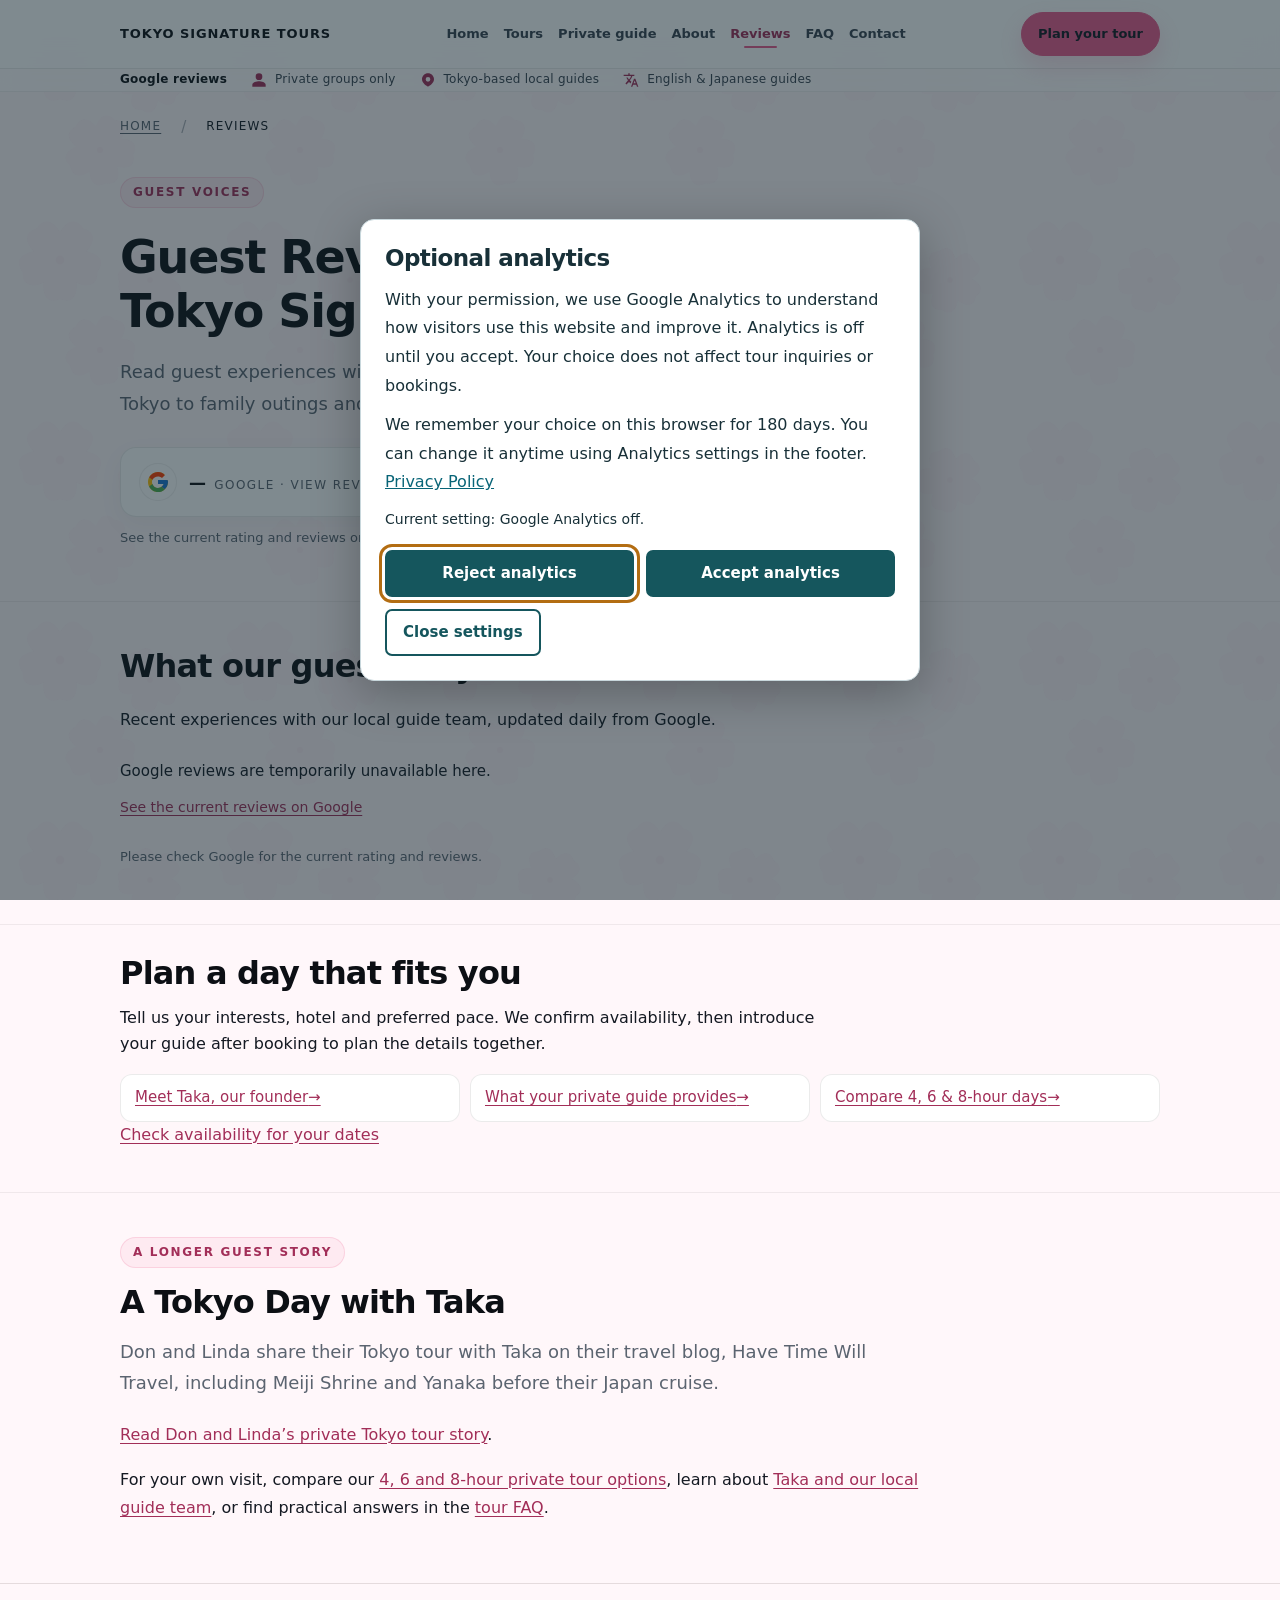
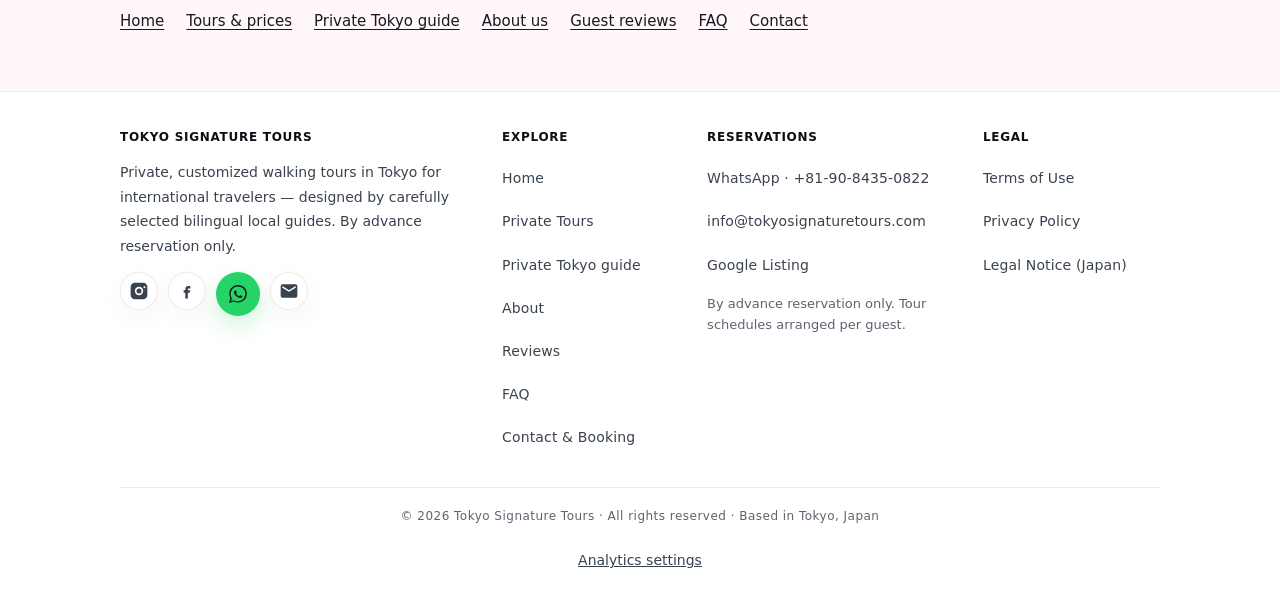
<file: reviews.html>
<!DOCTYPE html>
<html lang="en">
<head>
<meta charset="utf-8" />
<script src="/assets/consent.js?v=20261119-consent" data-tst-analytics-page="true" defer></script>
<meta name="viewport" content="width=device-width, initial-scale=1, viewport-fit=cover" />
<title>Tokyo Private Tour Guest Reviews | Tokyo Signature Tours</title>
<link rel="canonical" href="https://tokyosignaturetours.com/reviews.html" />
<link rel="icon" type="image/png" sizes="512x512" href="/favicon.png" />
<meta property="og:title" content="Tokyo Private Tour Guest Reviews | Tokyo Signature Tours" />
<meta property="og:description" content="Read the latest Google guest reviews of Tokyo Signature Tours. Explore experiences with our private local guides and plan a Tokyo day around your interests." />
<meta property="og:type" content="website" />
<meta property="og:url" content="https://tokyosignaturetours.com/reviews.html" />
<meta property="og:site_name" content="Tokyo Signature Tours" />
<meta property="og:locale" content="en_US" />
<meta property="og:image" content="https://tokyosignaturetours.com/tokyo-signature-tours-og-image.jpg" />
<meta property="og:image:type" content="image/jpeg" />
<meta property="og:image:width" content="1200" />
<meta property="og:image:height" content="630" />
<meta property="og:image:alt" content="Tokyo Signature Tours title over cherry blossoms, a red pagoda and a snow-capped mountain" />
<meta name="twitter:card" content="summary_large_image" />
<meta name="twitter:title" content="Tokyo Private Tour Guest Reviews | Tokyo Signature Tours" />
<meta name="twitter:description" content="Read the latest Google guest reviews of Tokyo Signature Tours. Explore experiences with our private local guides and plan a Tokyo day around your interests." />
<meta name="twitter:image" content="https://tokyosignaturetours.com/tokyo-signature-tours-og-image.jpg" />
<meta name="twitter:image:alt" content="Tokyo Signature Tours title over cherry blossoms, a red pagoda and a snow-capped mountain" />
<meta name="description" content="Read the latest Google guest reviews of Tokyo Signature Tours. Explore experiences with our private local guides and plan a Tokyo day around your interests." />
<meta name="format-detection" content="telephone=no" />
<meta name="robots" content="index,follow,max-image-preview:large,max-snippet:-1,max-video-preview:-1" />







<meta name="article:section" content="Travel / Private Tours / Tokyo" />

<style>
/* =========================================================
   Tokyo Signature Tours — v4.0 Stylesheet
   Sakura foundation · Senior-friendly readability · Refined
   Base font 18px · Generous line-height · High contrast
   ========================================================= */

:root{
  --bg:#fff7fa;
  --panel:#ffffff;
  --text:#1a1f28;            /* high-contrast near-black */
  --text-soft:#3a414c;
  --muted:#6a727e;
  --line:rgba(26,31,40,.10);
  --line-soft:rgba(26,31,40,.06);

  --accent:#c44878;          /* refined sakura rose */
  --accent-dark:#9e3760;
  --accent-soft:rgba(196,72,120,.08);

  --gold:#b89968;            /* warm champagne */
  --ink:#14181f;

  --header:rgba(255,247,250,.95);

  --shadow-1: 0 2px 4px rgba(0,0,0,.04), 0 10px 28px rgba(0,0,0,.05);
  --shadow-2: 0 4px 8px rgba(0,0,0,.05), 0 20px 48px rgba(0,0,0,.07);

  --radius: 8px;
  --radius-lg: 12px;
  --max: 1140px;

  --serif: "Cormorant Garamond", "EB Garamond", Georgia, "Times New Roman", serif;
  --sans: "Inter", "Helvetica Neue", -apple-system, BlinkMacSystemFont, "Segoe UI", system-ui, Arial, sans-serif;

  /* Sakura background pattern (softer, refined) */
  --sakura: url('data:image/svg+xml;utf8,<svg xmlns="http://www.w3.org/2000/svg" width="240" height="240" viewBox="0 0 240 240"><g opacity="0.55"><g transform="translate(70,70) scale(0.65)"><path d="M0,-38 C 11,-58 25,-58 34,-38 C 27,-19 11,-7 0,0 C -11,-7 -27,-19 -34,-38 C -25,-58 -11,-58 0,-38 Z" fill="%23f5c5d3"/><path d="M0,-38 C 11,-58 25,-58 34,-38 C 27,-19 11,-7 0,0 C -11,-7 -27,-19 -34,-38 C -25,-58 -11,-58 0,-38 Z" fill="%23f5c5d3" transform="rotate(72)"/><path d="M0,-38 C 11,-58 25,-58 34,-38 C 27,-19 11,-7 0,0 C -11,-7 -27,-19 -34,-38 C -25,-58 -11,-58 0,-38 Z" fill="%23f5c5d3" transform="rotate(144)"/><path d="M0,-38 C 11,-58 25,-58 34,-38 C 27,-19 11,-7 0,0 C -11,-7 -27,-19 -34,-38 C -25,-58 -11,-58 0,-38 Z" fill="%23f5c5d3" transform="rotate(216)"/><path d="M0,-38 C 11,-58 25,-58 34,-38 C 27,-19 11,-7 0,0 C -11,-7 -27,-19 -34,-38 C -25,-58 -11,-58 0,-38 Z" fill="%23f5c5d3" transform="rotate(288)"/><circle r="5.5" fill="%23dc94ad"/></g><g transform="translate(180,100) scale(0.52) rotate(18)"><path d="M0,-38 C 11,-58 25,-58 34,-38 C 27,-19 11,-7 0,0 C -11,-7 -27,-19 -34,-38 C -25,-58 -11,-58 0,-38 Z" fill="%23f5c5d3"/><path d="M0,-38 C 11,-58 25,-58 34,-38 C 27,-19 11,-7 0,0 C -11,-7 -27,-19 -34,-38 C -25,-58 -11,-58 0,-38 Z" fill="%23f5c5d3" transform="rotate(72)"/><path d="M0,-38 C 11,-58 25,-58 34,-38 C 27,-19 11,-7 0,0 C -11,-7 -27,-19 -34,-38 C -25,-58 -11,-58 0,-38 Z" fill="%23f5c5d3" transform="rotate(144)"/><path d="M0,-38 C 11,-58 25,-58 34,-38 C 27,-19 11,-7 0,0 C -11,-7 -27,-19 -34,-38 C -25,-58 -11,-58 0,-38 Z" fill="%23f5c5d3" transform="rotate(216)"/><path d="M0,-38 C 11,-58 25,-58 34,-38 C 27,-19 11,-7 0,0 C -11,-7 -27,-19 -34,-38 C -25,-58 -11,-58 0,-38 Z" fill="%23f5c5d3" transform="rotate(288)"/><circle r="5" fill="%23dc94ad"/></g><g transform="translate(120,180) scale(0.58) rotate(-12)"><path d="M0,-38 C 11,-58 25,-58 34,-38 C 27,-19 11,-7 0,0 C -11,-7 -27,-19 -34,-38 C -25,-58 -11,-58 0,-38 Z" fill="%23f5c5d3"/><path d="M0,-38 C 11,-58 25,-58 34,-38 C 27,-19 11,-7 0,0 C -11,-7 -27,-19 -34,-38 C -25,-58 -11,-58 0,-38 Z" fill="%23f5c5d3" transform="rotate(72)"/><path d="M0,-38 C 11,-58 25,-58 34,-38 C 27,-19 11,-7 0,0 C -11,-7 -27,-19 -34,-38 C -25,-58 -11,-58 0,-38 Z" fill="%23f5c5d3" transform="rotate(144)"/><path d="M0,-38 C 11,-58 25,-58 34,-38 C 27,-19 11,-7 0,0 C -11,-7 -27,-19 -34,-38 C -25,-58 -11,-58 0,-38 Z" fill="%23f5c5d3" transform="rotate(216)"/><path d="M0,-38 C 11,-58 25,-58 34,-38 C 27,-19 11,-7 0,0 C -11,-7 -27,-19 -34,-38 C -25,-58 -11,-58 0,-38 Z" fill="%23f5c5d3" transform="rotate(288)"/><circle r="5" fill="%23dc94ad"/></g></g></svg>');
}

*,*::before,*::after{box-sizing:border-box}
html{scroll-behavior:smooth;-webkit-text-size-adjust:100%}
html,body{margin:0}
body{
  font-family: var(--sans);
  font-size:18px;            /* SENIOR-FRIENDLY base size */
  line-height:1.8;
  color:var(--text);
  background:var(--bg);
  -webkit-font-smoothing:antialiased;
  -moz-osx-font-smoothing:grayscale;
  font-weight:400;
  letter-spacing:.005em;
}
a{color:inherit;text-decoration:none}
a.text-link{color:var(--accent-dark);text-decoration:underline;text-decoration-thickness:1.5px;text-underline-offset:4px}
a.text-link:hover{color:var(--accent)}
img{max-width:100%;display:block;height:auto}
.container{max-width:var(--max);margin:0 auto;padding:0 22px}

h1,h2,h3,h4{
  font-family: var(--serif);
  font-weight: 600;
  color: var(--ink);
  letter-spacing: 0;
  line-height: 1.25;
}
h1{font-size:36px;line-height:1.2;margin:10px 0 18px}
h2{font-size:30px;line-height:1.25;margin:0 0 18px}
h3{font-size:22px;line-height:1.35;margin:0 0 12px}
h4{
  font-size:14px;letter-spacing:.14em;text-transform:uppercase;
  font-family:var(--sans);font-weight:600;color:var(--text-soft);
  margin:0 0 10px;
}
p{margin:0 0 16px;font-size:17px;line-height:1.8}
:focus-visible{outline:3px solid var(--accent);outline-offset:3px;border-radius:4px}

/* Sakura background — softly behind everything */
body::before{
  content:"";
  position:fixed;
  inset:0;
  background-image:var(--sakura);
  background-repeat:repeat;
  background-size:240px 240px;
  opacity:.18;
  z-index:-1;
  pointer-events:none;
}

/* ============== HEADER ============== */
header.site{
  position:sticky; top:0; z-index:40;
  background:var(--header);
  backdrop-filter:saturate(120%) blur(14px);
  -webkit-backdrop-filter:saturate(120%) blur(14px);
  border-bottom:1px solid var(--line-soft);
}
.nav{display:flex;align-items:center;justify-content:space-between;gap:14px;padding:16px 0}
.brand{display:flex;align-items:center;gap:12px;font-family:var(--serif);font-weight:600;font-size:20px;letter-spacing:.01em;color:var(--ink)}
.brand-mark{
  width:38px;height:38px;border-radius:50%;
  background:#fff;
  display:flex;align-items:center;justify-content:center;
  border:1px solid var(--line);
}
.brand-mark svg{width:20px;height:20px;fill:var(--accent)}
.brand-title{display:flex;flex-direction:column;line-height:1.1}
.brand-title small{
  font-family:var(--sans);font-size:10.5px;letter-spacing:.22em;text-transform:uppercase;
  color:var(--muted);margin-top:4px;font-weight:500;
}

nav.primary{display:none}
nav.primary a{
  padding:10px 14px;display:inline-block;
  font-size:14px;
  text-transform:uppercase;letter-spacing:.14em;font-weight:600;
  color:var(--text-soft);
  transition:color .2s ease;
  position:relative;
}
nav.primary a:hover{color:var(--ink)}
nav.primary a.active{color:var(--accent-dark)}
nav.primary a.active::after{
  content:"";position:absolute;left:14px;right:14px;bottom:4px;
  height:2px;background:var(--accent);border-radius:2px;
}

.cta{
  display:inline-flex;align-items:center;justify-content:center;gap:8px;
  min-height:48px;padding:0 24px;
  border-radius:var(--radius);
  background:var(--accent);color:#fff;
  font-family:var(--sans);font-weight:600;font-size:15px;
  letter-spacing:.06em;
  border:1px solid var(--accent);
  transition:background .2s ease, border-color .2s ease, transform .15s ease;
  white-space:nowrap;
  cursor:pointer;
  box-shadow:0 6px 16px rgba(196,72,120,.20);
}
.cta:hover{background:var(--accent-dark);border-color:var(--accent-dark);transform:translateY(-1px)}
.cta.ghost{background:transparent;color:var(--ink);border-color:var(--ink);box-shadow:none}
.cta.ghost:hover{background:var(--ink);color:#fff}
.cta.outline{background:transparent;color:var(--accent-dark);border-color:var(--accent);box-shadow:none}
.cta.outline:hover{background:var(--accent);color:#fff}
.cta svg{width:16px;height:16px;fill:currentColor}

.menu-toggle{
  margin-left:6px;width:46px;height:46px;border-radius:50%;
  border:1px solid var(--line);background:#fff;display:flex;align-items:center;justify-content:center;cursor:pointer;
  box-shadow:0 4px 12px rgba(0,0,0,.06);
}
.menu-toggle span{display:block;width:18px;height:2px;background:var(--ink);border-radius:2px;position:relative}
.menu-toggle span::before,.menu-toggle span::after{content:"";position:absolute;left:0;width:18px;height:2px;background:var(--ink);border-radius:2px}
.menu-toggle span::before{top:-6px} .menu-toggle span::after{top:6px}

/* Layer the mobile menu and backdrop above the sticky site header (40). */
.menu-backdrop{position:fixed;inset:0;background:rgba(20,24,31,.32);opacity:0;pointer-events:none;transition:opacity .25s ease;z-index:41}
.side-menu{
  position:fixed;top:0;right:0;width:340px;max-width:88vw;height:100%;
  background:#ffffff;
  transform:translateX(102%);transition:transform .28s ease;z-index:42;
  display:flex;flex-direction:column;padding:22px 22px;
  overflow-y:auto;-webkit-overflow-scrolling:touch;
  padding-bottom:calc(24px + env(safe-area-inset-bottom));
  box-shadow:-14px 0 40px rgba(0,0,0,.15);
}
.side-menu-head{display:flex;align-items:center;gap:8px;padding:0 0 16px;border-bottom:1px solid var(--line-soft);margin-bottom:16px}
.side-menu-title{font-family:var(--serif);font-size:19px;font-weight:600}
.side-menu-close{margin-left:auto;border:none;background:none;font-size:30px;cursor:pointer;line-height:1;padding:4px 12px;color:var(--text);font-family:var(--sans);font-weight:300}
.side-menu-close:hover{color:var(--accent)}
.side-menu nav a{
  display:block;padding:16px 4px;
  border-bottom:1px solid var(--line-soft);
  font-size:17px;font-weight:500;
  letter-spacing:.02em;color:var(--text);
}
.side-menu nav a.active{color:var(--accent-dark);font-weight:600}
.side-menu-actions{margin-top:auto;padding-top:18px;border-top:1px solid var(--line-soft);display:grid;gap:12px}
.side-menu-actions .btn{
  display:flex;align-items:center;justify-content:center;gap:10px;min-height:52px;
  border-radius:var(--radius);border:1px solid var(--ink);background:#fff;
  font-family:var(--sans);font-weight:600;font-size:14px;letter-spacing:.08em;
  cursor:pointer;color:var(--ink);
}
.side-menu-actions .btn.primary{
  border-color:var(--accent);background:var(--accent);color:#fff;
  box-shadow:0 8px 20px rgba(196,72,120,.22);
}
.side-menu-actions .btn svg{width:16px;height:16px;fill:currentColor}

body.menu-open{overflow:hidden;touch-action:none}
body.menu-open .menu-backdrop{opacity:1;pointer-events:auto}
body.menu-open .side-menu{transform:translateX(0)}

/* ============== TRUST STRIP ============== */
.trust-strip{
  background:rgba(255,255,255,.65);
  backdrop-filter:blur(8px);
  border-bottom:1px solid var(--line-soft);
  font-size:14px;color:var(--text-soft);
  font-family:var(--sans);
}
.trust-row{display:flex;flex-wrap:wrap;gap:14px 32px;justify-content:center;align-items:center;padding:14px 22px;text-align:center}
.trust-item{display:inline-flex;align-items:center;gap:8px;white-space:nowrap;letter-spacing:.02em}
.trust-item svg{width:16px;height:16px;fill:var(--accent-dark)}
.trust-item strong{color:var(--ink);font-weight:600}
.trust-stars{color:var(--gold);letter-spacing:.08em;font-size:14px}

/* ============== HERO ============== */
.hero{padding:48px 0 28px;position:relative}
.hero-wrap{display:grid;grid-template-columns:1fr;gap:32px;align-items:center}
.eyebrow{
  display:inline-block;font-family:var(--sans);
  font-size:13px;letter-spacing:.22em;text-transform:uppercase;
  color:var(--accent-dark);font-weight:600;
  padding:6px 14px;
  background:var(--accent-soft);
  border:1px solid rgba(196,72,120,.20);
  border-radius:999px;
  margin-bottom:14px;
}

p.lead{
  font-family:var(--serif);
  color:var(--text);
  font-size:22px;
  font-weight:400;
  margin:0 0 22px;
  line-height:1.55;
  letter-spacing:.005em;
}

.hero-points{
  margin:22px 0 0;padding:0;list-style:none;
  color:var(--text);font-size:17px;
  font-family:var(--sans);
}
.hero-points li{
  margin:0 0 12px;padding-left:28px;position:relative;line-height:1.7;
  letter-spacing:.01em;
}
.hero-points li::before{
  content:"";position:absolute;left:0;top:11px;width:16px;height:2px;
  background:var(--accent);border-radius:2px;
}
.hero-actions{display:flex;flex-wrap:wrap;gap:12px;margin-top:10px}
.hero-img{position:relative}
.hero-img img{
  width:100%;height:320px;object-fit:cover;
  border-radius:var(--radius-lg);
  border:1px solid var(--line-soft);
  box-shadow:var(--shadow-2);
}

/* ============== SECTIONS ============== */
section{padding:54px 0;border-top:1px solid var(--line-soft)}
section.first{border-top:none}
.section-head{margin-bottom:28px;max-width:720px}
.section-head h2{margin-bottom:12px}
.section-eyebrow{
  display:inline-block;font-family:var(--sans);
  font-size:13px;letter-spacing:.22em;text-transform:uppercase;
  color:var(--accent-dark);font-weight:600;
  padding:5px 12px;
  background:var(--accent-soft);
  border:1px solid rgba(196,72,120,.18);
  border-radius:999px;
  margin-bottom:14px;
}
.section-lead{
  color:var(--text-soft);font-size:18px;
  max-width:720px;margin:0 0 22px;line-height:1.75;
}

/* ============== CARDS / GRIDS ============== */
.grid{display:grid;gap:24px;grid-template-columns:1fr}
.grid-2{display:grid;gap:24px;grid-template-columns:1fr}
.card{
  border:1px solid var(--line-soft);
  border-radius:var(--radius-lg);
  padding:28px 26px;
  background:rgba(255,255,255,.92);
  transition:border-color .25s ease, transform .25s ease, box-shadow .25s ease;
  box-shadow:var(--shadow-1);
}
.card:hover{border-color:var(--line);transform:translateY(-2px);box-shadow:var(--shadow-2)}
.card h3{margin:0 0 14px;font-size:23px;line-height:1.3;font-weight:600}
.card .meta{display:flex;flex-wrap:wrap;gap:8px;margin:8px 0 14px}
.card p{font-size:16.5px;line-height:1.75;color:var(--text-soft)}

.tag{
  display:inline-flex;align-items:center;gap:6px;
  font-family:var(--sans);
  font-size:12px;letter-spacing:.14em;text-transform:uppercase;font-weight:600;
  padding:6px 14px;border-radius:999px;
  background:rgba(26,31,40,.05);border:1px solid var(--line);color:var(--text-soft);
}
.tag.accent{background:var(--accent-soft);border-color:rgba(196,72,120,.30);color:var(--accent-dark)}
.tag.gold{background:rgba(184,153,104,.10);border-color:rgba(184,153,104,.30);color:#8a7245}

/* ============== TESTIMONIALS / REVIEWS ============== */
blockquote.review{
  margin:0 0 20px;padding:26px 28px;
  border:1px solid var(--line-soft);
  background:rgba(255,255,255,.94);
  border-radius:var(--radius-lg);
  position:relative;
  border-left:4px solid var(--accent);
  box-shadow:var(--shadow-1);
}
blockquote.review::before{
  content:"\201C";
  position:absolute;top:8px;right:22px;
  font-family:var(--serif);font-size:64px;
  color:var(--accent);opacity:.22;line-height:1;font-weight:600;
}
blockquote.review .head{display:flex;flex-wrap:wrap;align-items:center;gap:10px;margin-bottom:12px}
blockquote.review .stars{color:var(--gold);letter-spacing:.06em;font-size:16px}
blockquote.review .src{
  font-family:var(--sans);
  font-size:12px;letter-spacing:.20em;text-transform:uppercase;
  color:var(--muted);font-weight:600;
  padding:4px 10px;border:1px solid var(--line);border-radius:999px;
  background:rgba(255,255,255,.8);
}
blockquote.review .src.google{color:#1a73e8;border-color:rgba(26,115,232,.25)}
blockquote.review .author{
  display:block;font-family:var(--serif);font-style:italic;font-size:15px;
  color:var(--muted);margin-top:12px;
}
blockquote.review p.quote{
  margin:0;font-family:var(--serif);
  font-size:18px;font-weight:400;line-height:1.7;
  color:var(--text);font-style:normal;letter-spacing:.005em;
}
.review-source{margin:14px 0 0;font-family:var(--sans);font-size:13px;line-height:1.7;color:var(--muted)}
.review-source a{display:inline-block;text-decoration:underline;text-underline-offset:3px;color:var(--text);overflow-wrap:anywhere}
.review-source a:focus-visible{outline:2px solid var(--accent-dark);outline-offset:3px}
.review-source time{white-space:nowrap}
.review-rating-note{max-width:70ch;margin:0 0 20px;font-family:var(--sans);font-size:13px;line-height:1.7;color:var(--muted)}

/* Google review badge */
.review-badge{
  display:inline-flex;align-items:center;gap:16px;
  padding:16px 22px;border-radius:var(--radius-lg);background:#fff;
  border:1px solid var(--line);
  margin:6px 0 24px;text-decoration:none;color:var(--text);
  transition:border-color .2s ease, transform .15s ease, box-shadow .2s ease;
  box-shadow:var(--shadow-1);
}
.review-badge:hover{border-color:var(--accent);transform:translateY(-1px);box-shadow:var(--shadow-2)}
.review-badge .g-mark{
  width:38px;height:38px;border-radius:50%;background:#fff;
  display:flex;align-items:center;justify-content:center;
  border:1px solid var(--line-soft);
}
.review-badge .g-mark svg{width:24px;height:24px}
.review-badge .rb-body{display:flex;flex-direction:column;line-height:1.3}
.review-badge .rb-stars{color:var(--gold);font-size:15px;letter-spacing:.04em}
.review-badge .rb-rating{display:flex;align-items:baseline;gap:8px;font-weight:600;color:var(--ink);font-size:15px;font-family:var(--sans);letter-spacing:.02em;margin-top:2px}
.review-badge .rb-rating strong{font-weight:700;font-size:17px}
.review-badge small{color:var(--muted);font-size:12px;letter-spacing:.12em;text-transform:uppercase;font-weight:500}
.review-badge .rb-arrow{margin-left:auto;color:var(--accent-dark);font-size:22px;font-family:var(--serif)}

/* ============== DETAILS SECTION ============== */
.details-section{
  background:rgba(255,255,255,.94);border:1px solid var(--line-soft);
  border-radius:var(--radius-lg);padding:34px 28px;
  box-shadow:var(--shadow-1);
}
.details-section h2{
  margin-top:0;margin-bottom:16px;font-size:26px;
  border-bottom:1px solid var(--line-soft);padding-bottom:12px;
}
.details-section h2:not(:first-child){margin-top:32px}
.features-list{list-style:none;padding:0;margin:14px 0 16px;font-size:17px}
.features-list li{margin:12px 0;padding-left:32px;position:relative;line-height:1.75;color:var(--text)}
.features-list li.included::before{
  content:"";position:absolute;left:0;top:12px;width:18px;height:2px;
  background:var(--accent);border-radius:2px;
}
.features-list li.included::after{
  content:"✓";position:absolute;left:0;top:0;color:#2d7a3e;font-weight:700;font-size:18px;
  display:none;
}
.features-list li.excluded::before{
  content:"×";color:var(--muted);position:absolute;left:4px;top:-2px;
  font-weight:400;font-size:22px;line-height:1;
}

/* ============== CTA BLOCK ============== */
.cta-block{
  background:linear-gradient(135deg,rgba(196,72,120,.08),rgba(184,153,104,.06));
  border:1px solid rgba(196,72,120,.18);
  border-radius:var(--radius-lg);
  padding:44px 28px;text-align:center;margin-top:10px;
  box-shadow:var(--shadow-1);
}
.cta-block h2{margin-top:8px}
.cta-block p{color:var(--text-soft);margin:0 auto 24px;max-width:600px;font-size:17px}
.cta-block-actions{display:flex;flex-wrap:wrap;gap:14px;justify-content:center}

/* ============== NOTICE BOX ============== */
.notice-box{
  border:1px solid rgba(196,72,120,.20);
  border-left:4px solid var(--accent);
  border-radius:var(--radius);
  background:rgba(255,255,255,.85);
  padding:20px 22px;
  margin:20px 0;
}
.notice-box h4{
  font-family:var(--sans);
  color:var(--accent-dark);
  font-size:13px;letter-spacing:.16em;text-transform:uppercase;
  margin:0 0 8px;font-weight:700;
}
.notice-box p{margin:0;font-size:16px;line-height:1.75;color:var(--text)}

/* ============== ICON BUTTONS ============== */
.icon-btn{
  display:inline-flex;align-items:center;justify-content:center;
  width:44px;height:44px;border-radius:50%;
  border:1px solid var(--line);background:#fff;color:var(--text);
  transition:border-color .2s ease, color .2s ease, transform .15s ease;
  box-shadow:var(--shadow-1);
}
.icon-btn:hover{border-color:var(--accent);color:var(--accent-dark);transform:translateY(-1px)}
.icon{width:18px;height:18px;fill:currentColor}

/* ============== FOOTER ============== */
footer.site{
  border-top:1px solid var(--line-soft);
  background:rgba(255,255,255,.95);
  padding:48px 0 32px;margin-top:32px;
  font-size:15px;color:var(--text-soft);font-family:var(--sans);
}
.footer-grid{display:grid;grid-template-columns:1fr;gap:32px;text-align:center}
.footer-col h4{
  margin:0 0 14px;font-family:var(--sans);font-size:13px;
  letter-spacing:.18em;text-transform:uppercase;color:var(--ink);font-weight:700;
}
.footer-col p{font-size:15px;line-height:1.75;margin:0 0 12px}
.footer-col a{display:block;padding:6px 0;color:var(--text-soft);font-size:15px;letter-spacing:.01em}
.footer-col a:hover{color:var(--accent-dark)}
.footer-bottom{
  margin-top:32px;padding-top:22px;border-top:1px solid var(--line-soft);
  text-align:center;font-size:13px;color:var(--muted);letter-spacing:.04em;
}
.footer-socials{display:flex;gap:12px;justify-content:center;margin-top:14px}

/* ============== BREADCRUMBS ============== */
.crumbs{
  font-family:var(--sans);font-size:13px;color:var(--muted);
  padding:20px 0 0;letter-spacing:.10em;text-transform:uppercase;
}
.crumbs ol{list-style:none;padding:0;margin:0;display:flex;flex-wrap:wrap;align-items:center;gap:4px}
.crumbs a{color:var(--muted)}
.crumbs a:hover{color:var(--accent-dark)}
.crumbs .sep{opacity:.5;margin:0 8px;font-family:var(--serif);font-size:15px;text-transform:none;letter-spacing:0}
.crumbs li[aria-current]{color:var(--text)}

/* ============== UTILS ============== */
.text-center{text-align:center}
.muted{color:var(--muted)}
.hr-soft{border:none;border-top:1px solid var(--line-soft);margin:24px 0}

/* ============== RESPONSIVE ============== */
@media (min-width:760px){
  body{font-size:18px;line-height:1.85}
  h1{font-size:52px;line-height:1.15}
  h2{font-size:40px}
  h3{font-size:25px}
  p{font-size:18px}
  p.lead{font-size:24px}
  .hero{padding-top:72px;padding-bottom:48px}
  .hero-wrap{grid-template-columns:1.05fr .95fr;gap:48px}
  .hero-img img{height:520px}
  .grid{grid-template-columns:repeat(auto-fit,minmax(310px,1fr));gap:28px}
  .grid-2{grid-template-columns:1fr 1fr;gap:32px}
  .card{padding:32px 30px}
  .card h3{font-size:24px}
  .card p{font-size:17px}
  .details-section{padding:44px 38px}
  .features-list{font-size:18px}
  section{padding:72px 0}
  .footer-grid{grid-template-columns:1.4fr 1fr 1fr 1fr;text-align:left;gap:40px}
  .footer-socials{justify-content:flex-start}
  blockquote.review p.quote{font-size:19px}
}

@media (min-width:960px){
  nav.primary{display:flex;gap:2px}
  .menu-toggle{display:none}
  .side-menu{display:none}
  .cta{min-height:50px;font-size:15px}
}

@media (prefers-reduced-motion: reduce){
  *,*::before,*::after{animation-duration:.001ms !important;transition-duration:.001ms !important}
  html{scroll-behavior:auto}
}

@media print{
  header.site,.side-menu,.menu-backdrop,.cta,.trust-strip{display:none !important}
  body{background:#fff;color:#000}
  body::before{display:none}
}


/* Crawlable page directory. */
.site-directory { padding:24px 0; border-top:1px solid rgba(80,60,60,.15); }
.site-directory .container { display:flex; flex-wrap:wrap; gap:12px 22px; }
.site-directory a { text-decoration:underline; text-underline-offset:3px; font-size:15px; }


@media (max-width:600px) {
  header.site .nav { padding:12px 16px; gap:10px; }
  header.site .brand { min-width:0; font-size:18px; }
  header.site .brand-mark, header.site .brand-title small { display:none; }
  header.site .cta { padding:0 12px; font-size:13px; letter-spacing:0; }
  header.site .menu-toggle { flex:0 0 44px; margin-left:0; }
}

</style>

<script type="application/ld+json">
{
  "@context": "https://schema.org",
  "@graph": [
    {
      "@type": "LocalBusiness",
      "@id": "https://tokyosignaturetours.com/#organization",
      "name": "Tokyo Signature Tours",
      "url": "https://tokyosignaturetours.com/",
      "description": "Tokyo Signature Tours offers customized private Tokyo tours with carefully selected English-speaking bilingual local guides, itinerary planning and flexible pacing for couples, families, first-time visitors, seniors and small private groups.",
      "image": "https://tokyosignaturetours.com/tokyo-signature-tours-og-image.jpg",
      "areaServed": {
        "@type": "City",
        "name": "Tokyo"
      },
      "telephone": "+81-90-8435-0822",
      "email": "info@tokyosignaturetours.com",
      "priceRange": "USD 269–799 per private Tokyo group (1–6 guests)",
      "sameAs": [
        "https://www.instagram.com/tokyosignaturetours/",
        "https://www.facebook.com/profile.php?id=61580978236755",
        "https://www.google.com/maps/place/Tokyo+Signature+Tours+%7C+Private+Tokyo+Tours/@35.701622,139.6885977,14z/data=!3m1!4b1!4m6!3m5!1s0x2ae76d89645afc83:0x968877d08d9a25e1!8m2!3d35.7015889!4d139.7091972!16s%2Fg%2F11yrbvflx0"
      ],
      "address": {
        "@type": "PostalAddress",
        "addressLocality": "Tokyo",
        "addressCountry": "JP"
      },
      "hasMap": "https://www.google.com/maps/place/Tokyo+Signature+Tours+%7C+Private+Tokyo+Tours/@35.701622,139.6885977,14z/data=!3m1!4b1!4m6!3m5!1s0x2ae76d89645afc83:0x968877d08d9a25e1!8m2!3d35.7015889!4d139.7091972!16s%2Fg%2F11yrbvflx0",
      "identifier": {
        "@type": "PropertyValue",
        "propertyID": "Google Place ID",
        "value": "ChIJg_xaZIlt5yoR4SWajdB3iJY"
      },
      "founder": {
        "@type": "Person",
        "@id": "https://tokyosignaturetours.com/about.html#taka",
        "name": "Taka",
        "alternateName": "Hyangmoon Huh",
        "jobTitle": "Founder"
      },
      "contactPoint": {
        "@type": "ContactPoint",
        "contactType": "customer service",
        "telephone": "+81-90-8435-0822",
        "email": "info@tokyosignaturetours.com",
        "availableLanguage": [
          "English",
          "Japanese"
        ]
      }
    },
    {
      "@type": "BreadcrumbList",
      "@id": "https://tokyosignaturetours.com/reviews.html#breadcrumb",
      "itemListElement": [
        {
          "@type": "ListItem",
          "position": 1,
          "name": "Home",
          "item": "https://tokyosignaturetours.com/"
        },
        {
          "@type": "ListItem",
          "position": 2,
          "name": "Reviews",
          "item": "https://tokyosignaturetours.com/reviews.html"
        }
      ]
    },
    {
      "@type": "CollectionPage",
      "@id": "https://tokyosignaturetours.com/reviews.html#webpage",
      "url": "https://tokyosignaturetours.com/reviews.html",
      "name": "Tokyo Private Tour Guest Reviews | Tokyo Signature Tours",
      "description": "Read the latest Google guest reviews of Tokyo Signature Tours. Explore experiences with our private local guides and plan a Tokyo day around your interests.",
      "inLanguage": "en",
      "isPartOf": {
        "@id": "https://tokyosignaturetours.com/#website"
      },
      "about": {
        "@id": "https://tokyosignaturetours.com/#organization"
      },
      "dateModified": "2026-10-11",
      "breadcrumb": {
        "@id": "https://tokyosignaturetours.com/reviews.html#breadcrumb"
      },
      "publisher": {
        "@id": "https://tokyosignaturetours.com/#organization"
      }
    },
    {
      "@type": "WebSite",
      "@id": "https://tokyosignaturetours.com/#website",
      "url": "https://tokyosignaturetours.com/",
      "name": "Tokyo Signature Tours",
      "inLanguage": "en",
      "publisher": {
        "@id": "https://tokyosignaturetours.com/#organization"
      }
    }
  ]
}
</script>

<!-- Guest testimonials remain visible below; third-party reviews are not republished as an aggregate product rating. -->
<link rel="stylesheet" href="/assets/subpages.css" />
<noscript><style>.menu-toggle,.sticky-buy{display:none!important}</style></noscript>
<script src="/assets/contact-tracking.js?v=20261119-consent" defer></script>
<link rel="stylesheet" href="/assets/google-reviews.css?v=20261011-mobile" />
<script src="/assets/google-reviews.js?v=20261011-mobile" defer></script>
<link rel="stylesheet" href="/assets/responsive.css?v=20261119-accessibility" />
<link rel="stylesheet" href="/assets/consent.css?v=20261119-consent" />
<link rel="stylesheet" href="/assets/whatsapp-actions.css?v=20261119-whatsapp" />
</head>
<body class="subpage">

<a class="skip-link" href="#main">Skip to main content</a>
<div class="menu-backdrop" aria-hidden="true"></div>
<aside id="mobile-menu" class="side-menu" aria-label="Mobile navigation" aria-modal="true" role="dialog" aria-hidden="true" inert>
  <div class="side-menu-head">
    <div class="side-menu-title">Tokyo Signature Tours</div>
    <button class="side-menu-close" aria-label="Close menu" type="button">×</button>
  </div>
  <nav aria-label="Site navigation"><a href="/">Home</a>
<a href="/tours.html">Tours</a>
<a href="/private-tokyo-tour-guide.html">Private guide</a>
<a href="/about.html">About</a>
<a href="/reviews.html" class="active" aria-current="page">Reviews</a>
<a href="/faq.html">FAQ</a>
<a href="/contact.html">Contact</a></nav>
  <div class="side-menu-actions">
    <a class="btn primary" href="/tours.html#booking">
      <svg viewBox="0 0 24 24" aria-hidden="true"><path d="M19 4h-1V2h-2v2H8V2H6v2H5a2 2 0 0 0-2 2v14a2 2 0 0 0 2 2h14a2 2 0 0 0 2-2V6a2 2 0 0 0-2-2zm0 16H5V10h14z"/></svg>
      Check Availability
    </a>
    <a class="btn whatsapp-action" href="https://wa.me/819084350822" target="_blank" rel="noopener">
      <svg viewBox="0 0 24 24" aria-hidden="true"><path d="M20.52 3.48A11.86 11.86 0 0 0 12.06 0C5.58 0 .36 5.21.36 11.67c0 2.06.54 4.08 1.56 5.86L0 24l6.63-1.88a12 12 0 0 0 5.43 1.35h.01c6.48 0 11.7-5.21 11.7-11.67 0-3.12-1.23-6.05-3.25-8.32zM12.06 22a9.9 9.9 0 0 1-5.04-1.37l-.36-.21-3.94 1.12 1.12-3.84-.23-.39a9.83 9.83 0 0 1-1.5-5.05C2.1 6.4 6.66 1.9 12.06 1.9c2.6 0 5.04 1.01 6.88 2.84a9.6 9.6 0 0 1 2.85 6.92c0 5.4-4.56 9.99-9.93 9.99zm5.04-7.6c-.27-.13-1.6-.79-1.84-.88-.24-.09-.42-.13-.6.13-.18.27-.69.88-.84 1.06-.16.18-.31.2-.58.07-.27-.13-1.14-.42-2.17-1.33-.8-.69-1.34-1.55-1.5-1.82-.16-.27-.02-.42.11-.55.12-.12.27-.31.4-.47.13-.16.18-.27.27-.45.09-.18.04-.34-.02-.47-.07-.13-.6-1.45-.82-1.99-.22-.54-.44-.46-.6-.47h-.51c-.18 0-.47.07-.72.34-.24.27-.95.93-.95 2.27 0 1.34.98 2.63 1.12 2.81.13.18 1.93 2.93 4.68 4.04.65.28 1.16.45 1.55.57.65.21 1.24.18 1.71.11.52-.08 1.6-.65 1.83-1.27.23-.62.23-1.15.16-1.27-.06-.11-.24-.18-.51-.31z"/></svg>
      WhatsApp
    </a>
  </div>
</aside>

<header class="site" role="banner"><div class="container nav">
<a class="brand" href="/" aria-label="Tokyo Signature Tours home">Tokyo Signature Tours</a>
<nav class="primary" aria-label="Primary navigation"><a href="/">Home</a>
<a href="/tours.html">Tours</a>
<a href="/private-tokyo-tour-guide.html">Private guide</a>
<a href="/about.html">About</a>
<a href="/reviews.html" class="active" aria-current="page">Reviews</a>
<a href="/faq.html">FAQ</a>
<a href="/contact.html">Contact</a></nav>
<div style="display:flex;align-items:center;gap:8px"><a class="cta" href="/contact.html">Plan your tour</a><button class="menu-toggle" type="button" aria-label="Open menu" aria-controls="mobile-menu" aria-expanded="false"><span></span></button></div>
</div></header>

<div class="trust-strip" role="region" aria-label="Trust indicators">
  <div class="container trust-row">
    <span class="trust-item">
      <span class="trust-stars" data-google-review-summary-stars></span>
      <strong data-google-review-summary>Google guest reviews</strong>
    </span>
    <span class="trust-item">
      <svg viewBox="0 0 24 24"><path d="M12 12a5 5 0 1 0-5-5 5 5 0 0 0 5 5zm0 2c-3.33 0-10 1.67-10 5v3h20v-3c0-3.33-6.67-5-10-5z"/></svg>
      Private groups only
    </span>
    <span class="trust-item">
      <svg viewBox="0 0 24 24"><path d="M12 2C7 2 3 6 3 11c0 7 9 11 9 11s9-4 9-11c0-5-4-9-9-9zm0 12.5A3.5 3.5 0 1 1 15.5 11 3.5 3.5 0 0 1 12 14.5z"/></svg>
      Tokyo-based local guides
    </span>
    <span class="trust-item">
      <svg viewBox="0 0 24 24"><path d="M12.87 15.07 10.33 12.56l.03-.03A17.5 17.5 0 0 0 14.07 6H17V4h-7V2H8v2H1v2h11.17a15.5 15.5 0 0 1-3.17 5.41 14.7 14.7 0 0 1-2.1-3H5a16.7 16.7 0 0 0 2.5 3.97L3.66 17.36 5.07 18.77 9 14.84l2.44 2.44.76-2.21zM18.5 10h-2L12 22h2l1.12-3h4.75L21 22h2l-4.5-12zm-2.62 7L17.5 12.67 19.12 17h-3.25z"/></svg>
      English &amp; Japanese guides
    </span>
  </div>
</div>

<nav class="crumbs container" aria-label="Breadcrumb"><ol><li><a href="/">Home</a></li><li class="sep" aria-hidden="true">/</li><li aria-current="page">Reviews</li></ol></nav>
<main id="main" tabindex="-1">

<section class="first" style="padding-top:36px;" aria-labelledby="section-1-title">
  <div class="container">
    <div class="section-head">
      <span class="section-eyebrow">Guest Voices</span>
      <h1 id="section-1-title">Guest Reviews of<br>Tokyo Signature Tours</h1>
      <p class="section-lead">
        Read guest experiences with our English-speaking local guide team, from first days in Tokyo to family outings and customized itineraries.
      </p>
      
<a class="review-badge" href="https://share.google/rSQ56F9cOzpPe06sC" target="_blank" rel="noopener" aria-label="View Tokyo Signature Tours guest reviews on Google" data-google-review-link>
  <span class="g-mark" aria-hidden="true">
    <svg viewBox="0 0 48 48"><path fill="#FFC107" d="M43.6 20.5H42V20H24v8h11.3c-1.6 4.6-6 8-11.3 8-6.6 0-12-5.4-12-12s5.4-12 12-12c3 0 5.8 1.1 7.9 3l5.7-5.7C34 6 29.3 4 24 4 12.9 4 4 12.9 4 24s8.9 20 20 20 20-8.9 20-20c0-1.3-.1-2.3-.4-3.5z"/><path fill="#FF3D00" d="M6.3 14.7l6.6 4.8C14.6 16 19 13 24 13c3 0 5.8 1.1 7.9 3l5.7-5.7C34 6 29.3 4 24 4 16.4 4 9.8 8.3 6.3 14.7z"/><path fill="#4CAF50" d="M24 44c5.2 0 9.9-2 13.4-5.2l-6.2-5.2c-2 1.4-4.5 2.4-7.2 2.4-5.2 0-9.6-3.3-11.2-8L6.3 33C9.7 39.6 16.3 44 24 44z"/><path fill="#1976D2" d="M43.6 20.5H42V20H24v8h11.3c-.8 2.2-2.2 4.1-4.1 5.5l6.2 5.2C40.5 36 44 30.5 44 24c0-1.3-.1-2.3-.4-3.5z"/></svg>
  </span>
  <div class="rb-body">
    <span class="rb-stars" data-google-rating-stars aria-hidden="true"></span>
    <span class="rb-rating"><strong data-google-rating-score>—</strong> <small>Google · <span data-google-review-count-label>Guest reviews</span></small></span>
  </div>
  <span class="rb-arrow" aria-hidden="true">→</span>
</a>
<p class="review-rating-note" data-google-review-check-note>See the current rating and reviews on Google.</p>

    </div>
  </div>
</section>

<section id="guide-reviews" aria-labelledby="guide-reviews-title">
  <span id="recent-reviews-title" class="review-anchor" aria-hidden="true"></span>
  <div class="container">
    <h2 id="guide-reviews-title">What our guests say</h2>
    <p>Recent experiences with our local guide team, updated daily from Google.</p>
    <div id="google-review-feed" data-google-review-feed hidden aria-label="Google guest reviews"></div>
    <p data-google-review-status hidden aria-live="polite"></p>
    <noscript><p><a href="https://share.google/rSQ56F9cOzpPe06sC" target="_blank" rel="noopener">Read all guest reviews on Google</a>.</p></noscript>
    
    
    
    
  </div>
</section>



<section class="review-planning" aria-labelledby="review-planning-title">
  <div class="container">
    <h2 id="review-planning-title">Plan a day that fits you</h2>
    <p>Tell us your interests, hotel and preferred pace. We confirm availability, then introduce your guide after booking to plan the details together.</p>
    <div class="review-planning-links">
      <a href="/about.html#taka">Meet Taka, our founder <span aria-hidden="true">→</span></a>
      <a href="/private-tokyo-tour-guide.html#service-facts">What your private guide provides <span aria-hidden="true">→</span></a>
      <a href="/tours.html#sample-itineraries">Compare 4, 6 &amp; 8-hour days <span aria-hidden="true">→</span></a>
    </div>
    <p><a class="text-link" href="/contact.html">Check availability for your dates</a></p>
  </div>
</section>
<section aria-labelledby="guest-story-title">
  <div class="container">
    <div class="section-head">
      <span class="section-eyebrow">A Longer Guest Story</span>
      <h2 id="guest-story-title">A Tokyo Day with Taka</h2>
      <p class="section-lead">Don and Linda share their Tokyo tour with Taka on their travel blog, Have Time Will Travel, including Meiji Shrine and Yanaka before their Japan cruise.</p>
      <p><a class="text-link" href="https://havetimewilltravel.com/private-tokyo-tour-with-taka/" target="_blank" rel="noopener">Read Don and Linda’s private Tokyo tour story</a>.</p>
      <p>For your own visit, compare our <a class="text-link" href="/tours.html">4, 6 and 8-hour private tour options</a>, learn about <a class="text-link" href="/about.html">Taka and our local guide team</a>, or find practical answers in the <a class="text-link" href="/faq.html">tour FAQ</a>.</p>
    </div>
  </div>
</section>

</main>

<nav class="site-directory" aria-label="Explore Tokyo Signature Tours"><div class="container"><a href="/">Home</a><a href="/tours.html">Tours &amp; prices</a><a href="/private-tokyo-tour-guide.html">Private Tokyo guide</a><a href="/about.html">About us</a><a href="/reviews.html">Guest reviews</a><a href="/faq.html">FAQ</a><a href="/contact.html">Contact</a></div></nav>
<footer class="site" role="contentinfo">
  <div class="container">
    <div class="footer-grid">
      <div class="footer-col">
        <h4>Tokyo Signature Tours</h4>
        <p>Private, customized walking tours in Tokyo for international travelers — designed by carefully selected bilingual local guides. By advance reservation only.</p>
        <div class="footer-socials">
          <a class="icon-btn" href="https://www.instagram.com/tokyosignaturetours/" target="_blank" rel="noopener" aria-label="Instagram">
            <svg class="icon" viewBox="0 0 24 24"><path d="M7 2h10a5 5 0 0 1 5 5v10a5 5 0 0 1-5 5H7a5 5 0 0 1-5-5V7a5 5 0 0 1 5-5zm5 5a5 5 0 1 0 0 10 5 5 0 0 0 0-10zm6.5-.75a1.25 1.25 0 1 0 0 2.5 1.25 1.25 0 0 0 0-2.5zM12 9a3 3 0 1 1 0 6 3 3 0 0 1 0-6z"/></svg>
          </a>
          <a class="icon-btn" href="https://www.facebook.com/profile.php?id=61580978236755" target="_blank" rel="noopener" aria-label="Facebook">
            <svg class="icon" viewBox="0 0 24 24"><path d="M13.5 9H16V6h-2.5C11.57 6 10 7.57 10 9.5V11H8v3h2v7h3v-7h2.1l.9-3H13v-1.5c0-.28.22-.5.5-.5z"/></svg>
          </a>
          <a class="icon-btn whatsapp-action" href="https://wa.me/819084350822" target="_blank" rel="noopener" aria-label="WhatsApp">
            <svg viewBox="0 0 24 24" aria-hidden="true"><path d="M20.52 3.48A11.86 11.86 0 0 0 12.06 0C5.58 0 .36 5.21.36 11.67c0 2.06.54 4.08 1.56 5.86L0 24l6.63-1.88a12 12 0 0 0 5.43 1.35h.01c6.48 0 11.7-5.21 11.7-11.67 0-3.12-1.23-6.05-3.25-8.32zM12.06 22a9.9 9.9 0 0 1-5.04-1.37l-.36-.21-3.94 1.12 1.12-3.84-.23-.39a9.83 9.83 0 0 1-1.5-5.05C2.1 6.4 6.66 1.9 12.06 1.9c2.6 0 5.04 1.01 6.88 2.84a9.6 9.6 0 0 1 2.85 6.92c0 5.4-4.56 9.99-9.93 9.99zm5.04-7.6c-.27-.13-1.6-.79-1.84-.88-.24-.09-.42-.13-.6.13-.18.27-.69.88-.84 1.06-.16.18-.31.2-.58.07-.27-.13-1.14-.42-2.17-1.33-.8-.69-1.34-1.55-1.5-1.82-.16-.27-.02-.42.11-.55.12-.12.27-.31.4-.47.13-.16.18-.27.27-.45.09-.18.04-.34-.02-.47-.07-.13-.6-1.45-.82-1.99-.22-.54-.44-.46-.6-.47h-.51c-.18 0-.47.07-.72.34-.24.27-.95.93-.95 2.27 0 1.34.98 2.63 1.12 2.81.13.18 1.93 2.93 4.68 4.04.65.28 1.16.45 1.55.57.65.21 1.24.18 1.71.11.52-.08 1.6-.65 1.83-1.27.23-.62.23-1.15.16-1.27-.06-.11-.24-.18-.51-.31z"/></svg>
          </a>
          <a class="icon-btn" href="mailto:info@tokyosignaturetours.com" aria-label="Email">
            <svg class="icon" viewBox="0 0 24 24"><path d="M20 4H4a2 2 0 0 0-2 2v12a2 2 0 0 0 2 2h16a2 2 0 0 0 2-2V6a2 2 0 0 0-2-2zm0 4-8 5-8-5V6l8 5 8-5v2z"/></svg>
          </a>
        </div>
      </div>
      <div class="footer-col">
        <h4>Explore</h4>
        <a href="/">Home</a>
        <a href="/tours.html">Private Tours</a>
        <a href="/private-tokyo-tour-guide.html">Private Tokyo guide</a>
        <a href="/about.html">About</a>
        <a href="/reviews.html">Reviews</a>
        <a href="/faq.html">FAQ</a>
        <a href="/contact.html">Contact &amp; Booking</a>
      </div>
      <div class="footer-col">
        <h4>Reservations</h4>
        <a href="https://wa.me/819084350822" target="_blank" rel="noopener">WhatsApp · +81-90-8435-0822</a>
        <a href="mailto:info@tokyosignaturetours.com">info@tokyosignaturetours.com</a>
        <a href="https://share.google/rSQ56F9cOzpPe06sC" target="_blank" rel="noopener" data-google-review-link>Google Listing</a>
        <p style="font-size:13px;color:var(--muted);margin-top:10px;line-height:1.6;">By advance reservation only. Tour schedules arranged per guest.</p>
      </div>
      <div class="footer-col">
        <h4>Legal</h4>
        <a href="/terms.html">Terms of Use</a>
        <a href="/privacy.html">Privacy Policy</a>
        <a href="/legal.html">Legal Notice (Japan)</a>
      </div>
    </div>
    <div class="footer-bottom">
      © 2026 Tokyo Signature Tours · All rights reserved · Based in Tokyo, Japan
    </div>
  </div>
<div class="tst-consent-settings-row"><button type="button" class="tst-consent-settings" data-tst-consent-settings aria-controls="tst-analytics-dialog" hidden>Analytics settings</button></div>
</footer>
<script>
/* =========================================================
   Tokyo Signature Tours — page interactions
   ========================================================= */

(function(){
  'use strict';

  /* ---------- Mobile Side Menu ---------- */
  (function(){
    const body = document.body;
    const openBtn  = document.querySelector('.menu-toggle');
    const closeBtn = document.querySelector('.side-menu-close');
    const backdrop = document.querySelector('.menu-backdrop');
    const sideMenu = document.querySelector('.side-menu');
    if (!sideMenu || !openBtn) return;

    let lastFocus = null;
    const focusableSel = 'a[href], button:not([disabled]), [tabindex]:not([tabindex="-1"])';

    const setAria = (open)=>{
      sideMenu.inert = !open;
      sideMenu.setAttribute('aria-hidden', open ? 'false' : 'true');
      openBtn.setAttribute('aria-expanded', open ? 'true' : 'false');
    };
    const close = ()=>{
      body.classList.remove('menu-open');
      setAria(false);
      if (lastFocus && lastFocus.focus) lastFocus.focus();
      lastFocus = null;
    };
    const open  = ()=>{
      lastFocus = document.activeElement;
      body.classList.add('menu-open');
      setAria(true);
      const first = sideMenu.querySelector(focusableSel);
      first && first.focus();
    };
    const onKey = (e)=>{
      if (!body.classList.contains('menu-open')) return;
      if (e.key === 'Escape'){ e.preventDefault(); close(); return; }
      if (e.key === 'Tab'){
        const list = [...sideMenu.querySelectorAll(focusableSel)];
        if (!list.length) return;
        const first = list[0], last = list[list.length-1];
        if (e.shiftKey && document.activeElement === first){ e.preventDefault(); last.focus(); }
        else if (!e.shiftKey && document.activeElement === last){ e.preventDefault(); first.focus(); }
      }
    };

    openBtn.addEventListener('click', open);
    closeBtn && closeBtn.addEventListener('click', close);
    backdrop && backdrop.addEventListener('click', close);
    sideMenu.querySelectorAll('a').forEach(a => a.addEventListener('click', close));
    document.addEventListener('keydown', onKey);

    // Release the modal state when the desktop navigation becomes visible.
    const desktopMenuMedia = window.matchMedia('(min-width: 960px)');
    const closeMenuOnDesktop = ()=>{
      if (desktopMenuMedia.matches && body.classList.contains('menu-open')) close();
    };
    if (typeof desktopMenuMedia.addEventListener === 'function') {
      desktopMenuMedia.addEventListener('change', closeMenuOnDesktop);
    } else if (typeof desktopMenuMedia.addListener === 'function') {
      desktopMenuMedia.addListener(closeMenuOnDesktop);
    }
    setAria(false);
    openBtn.setAttribute('aria-expanded', 'false');
  })();

})();

</script>
</body>
</html>
</file>
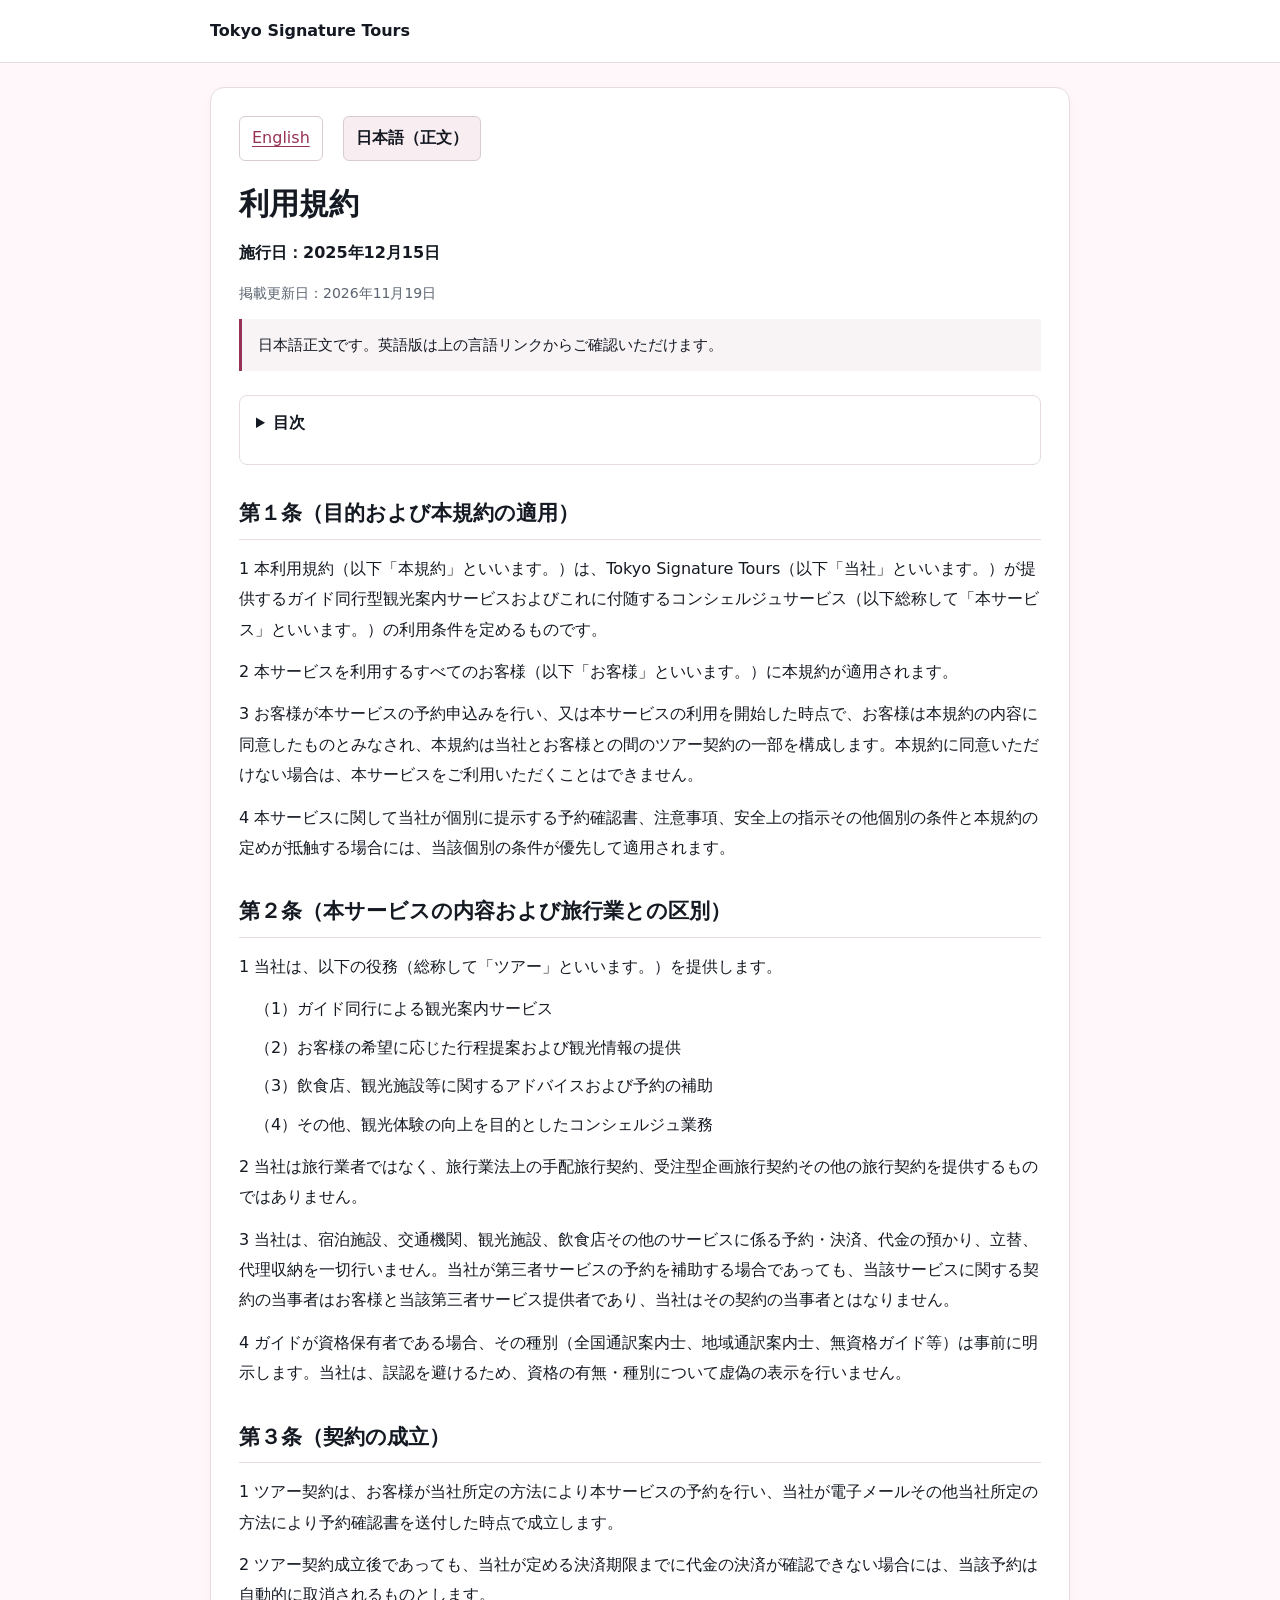
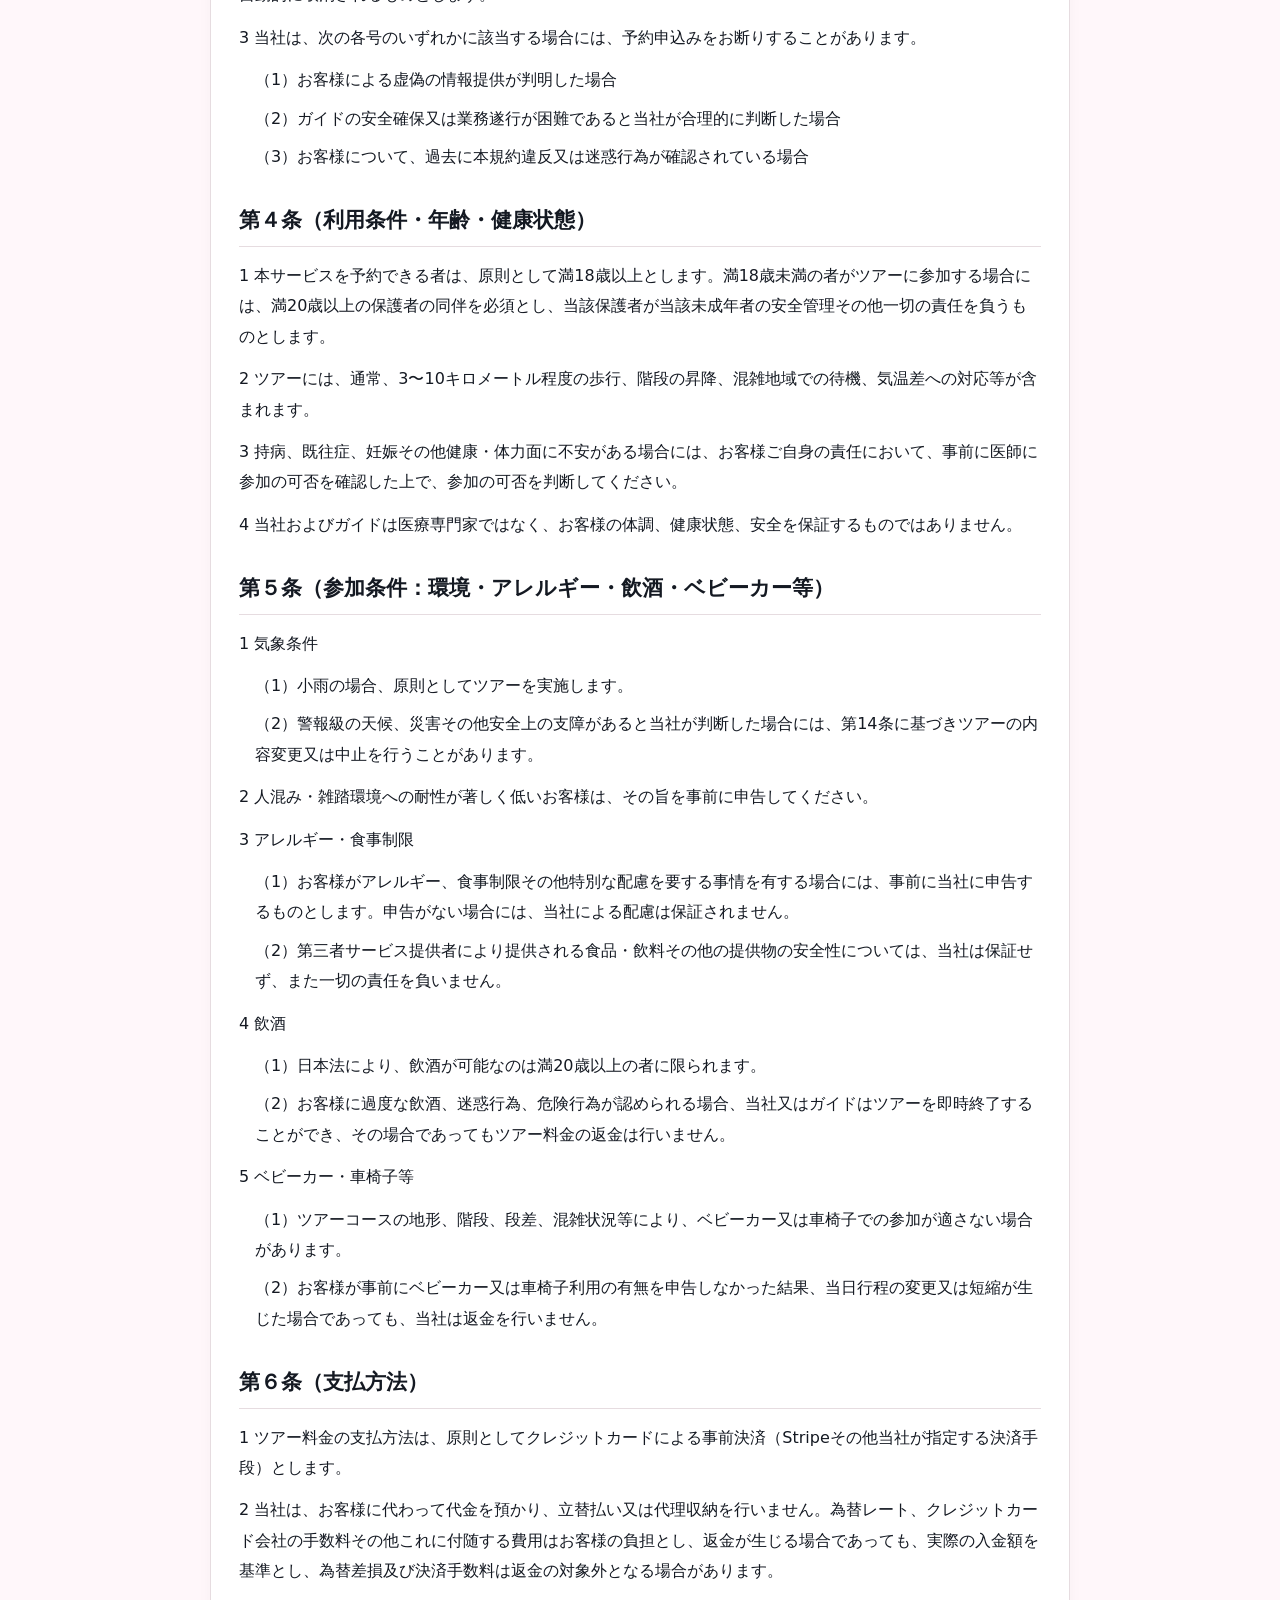
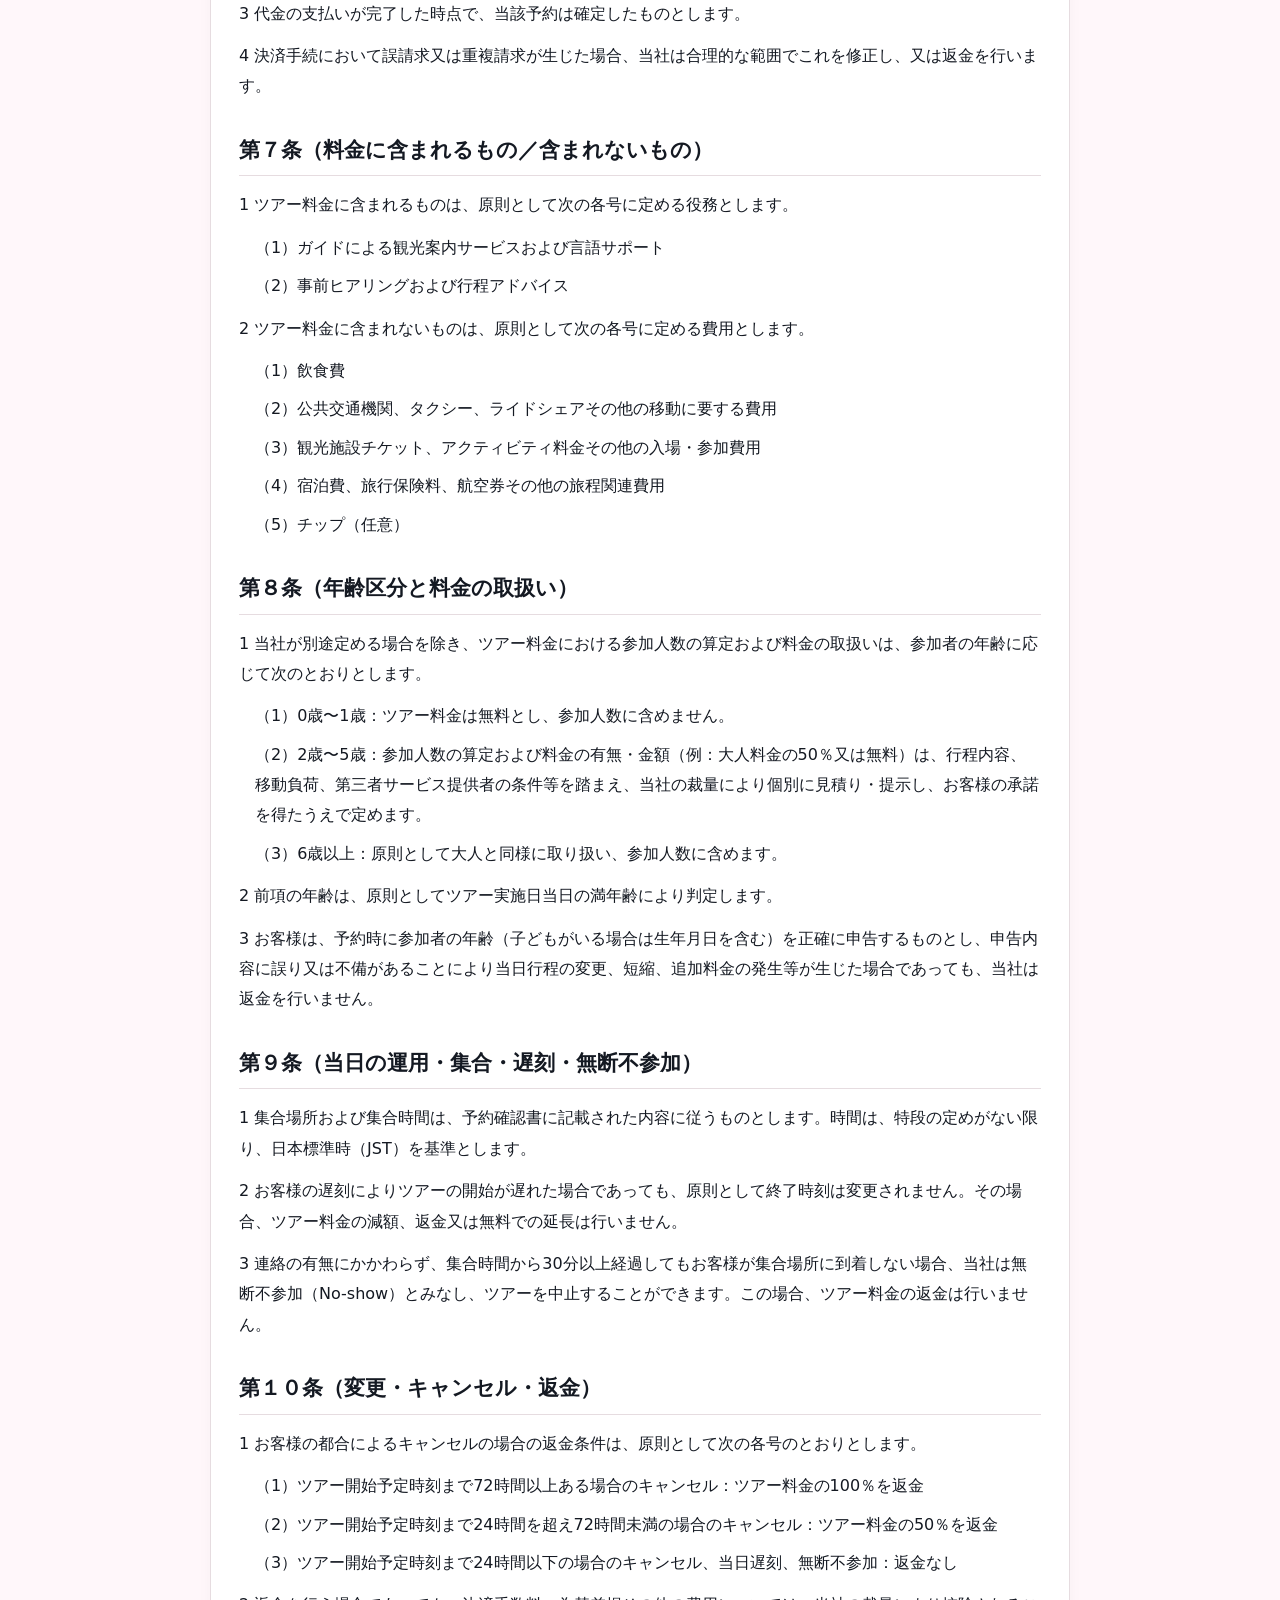
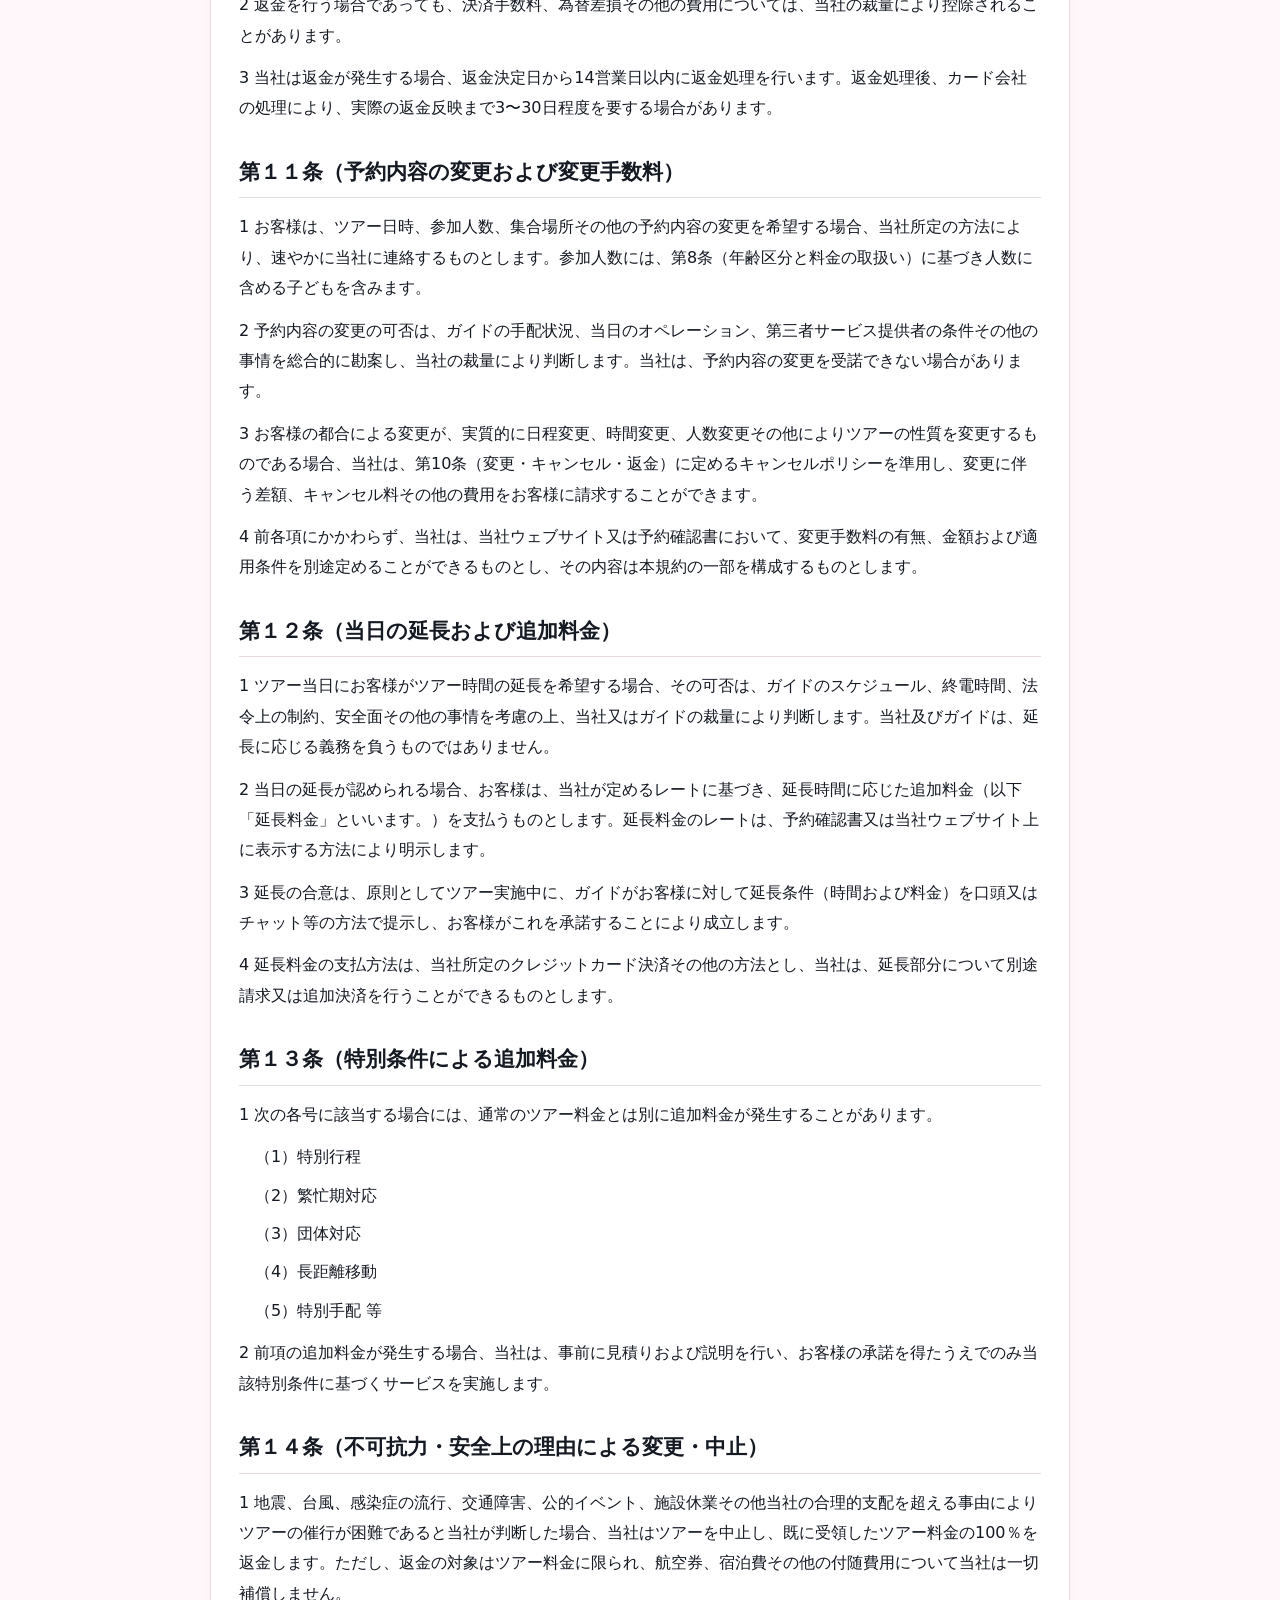
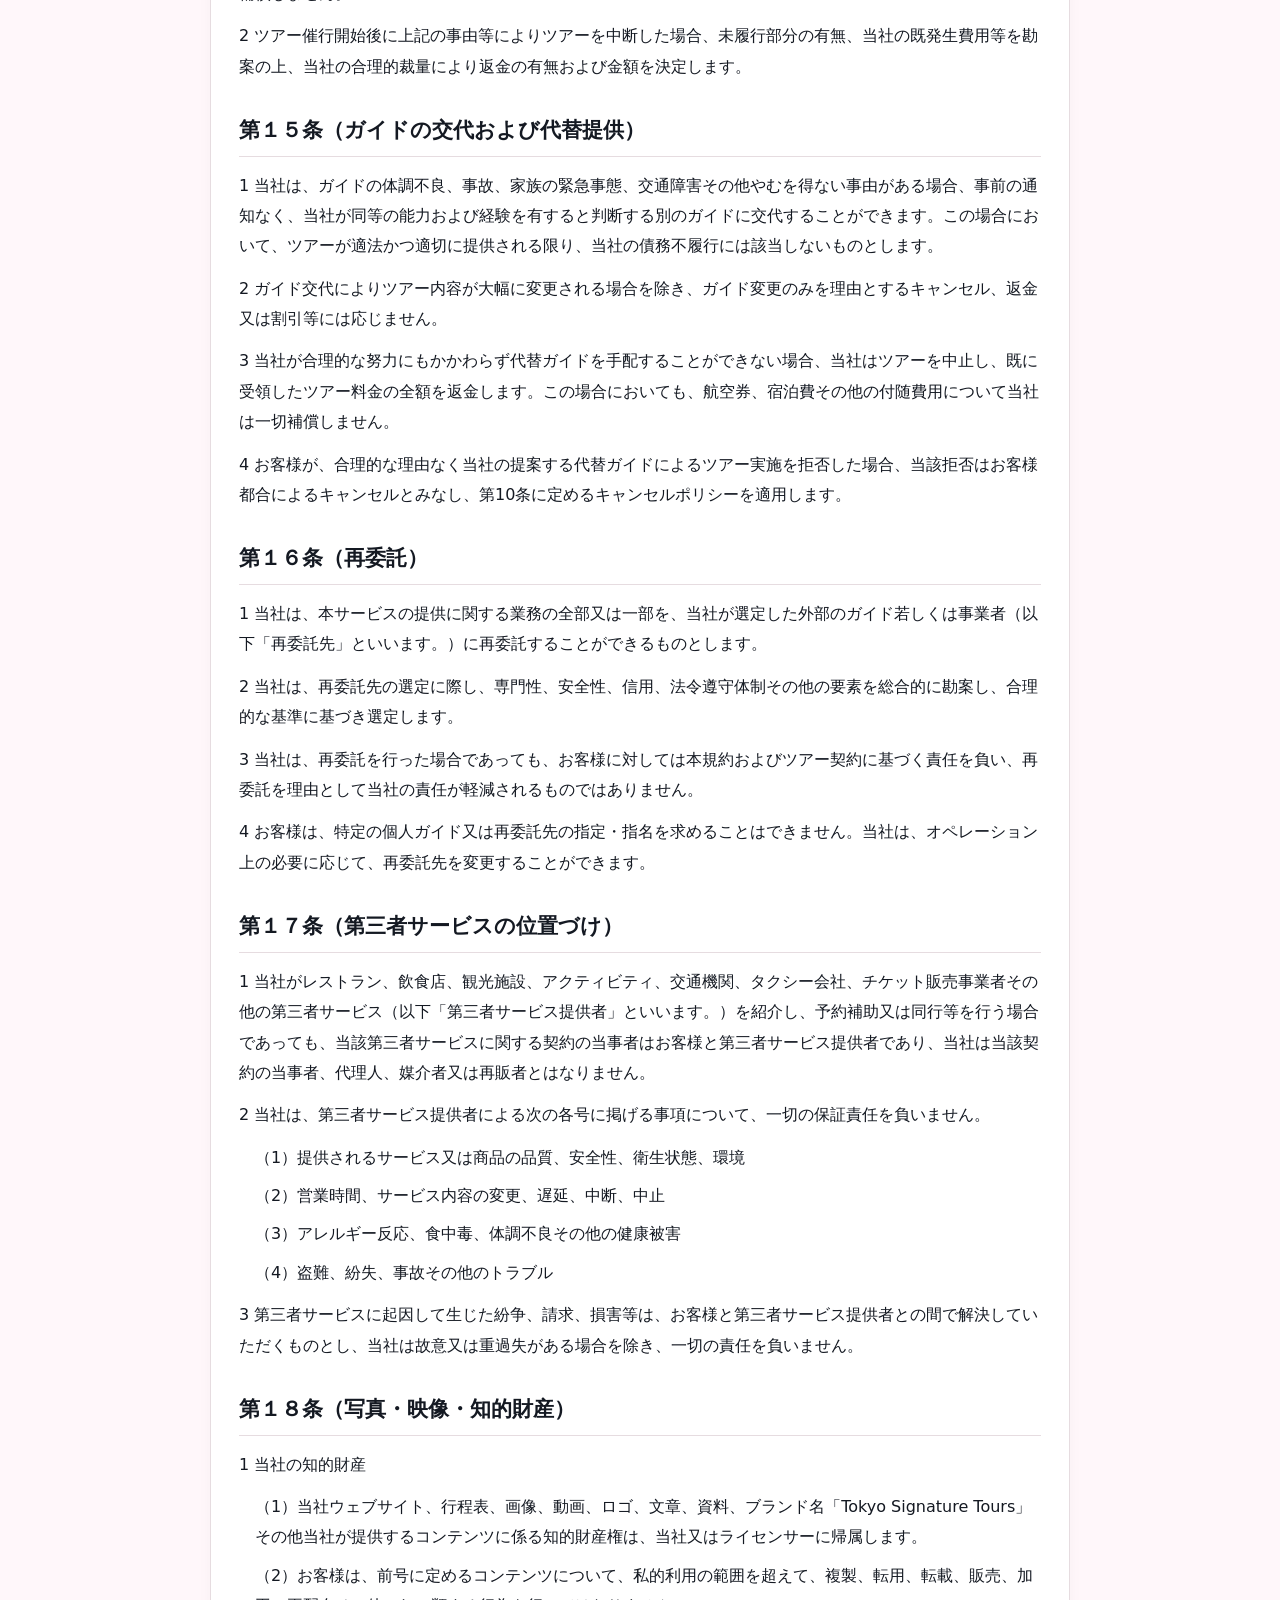
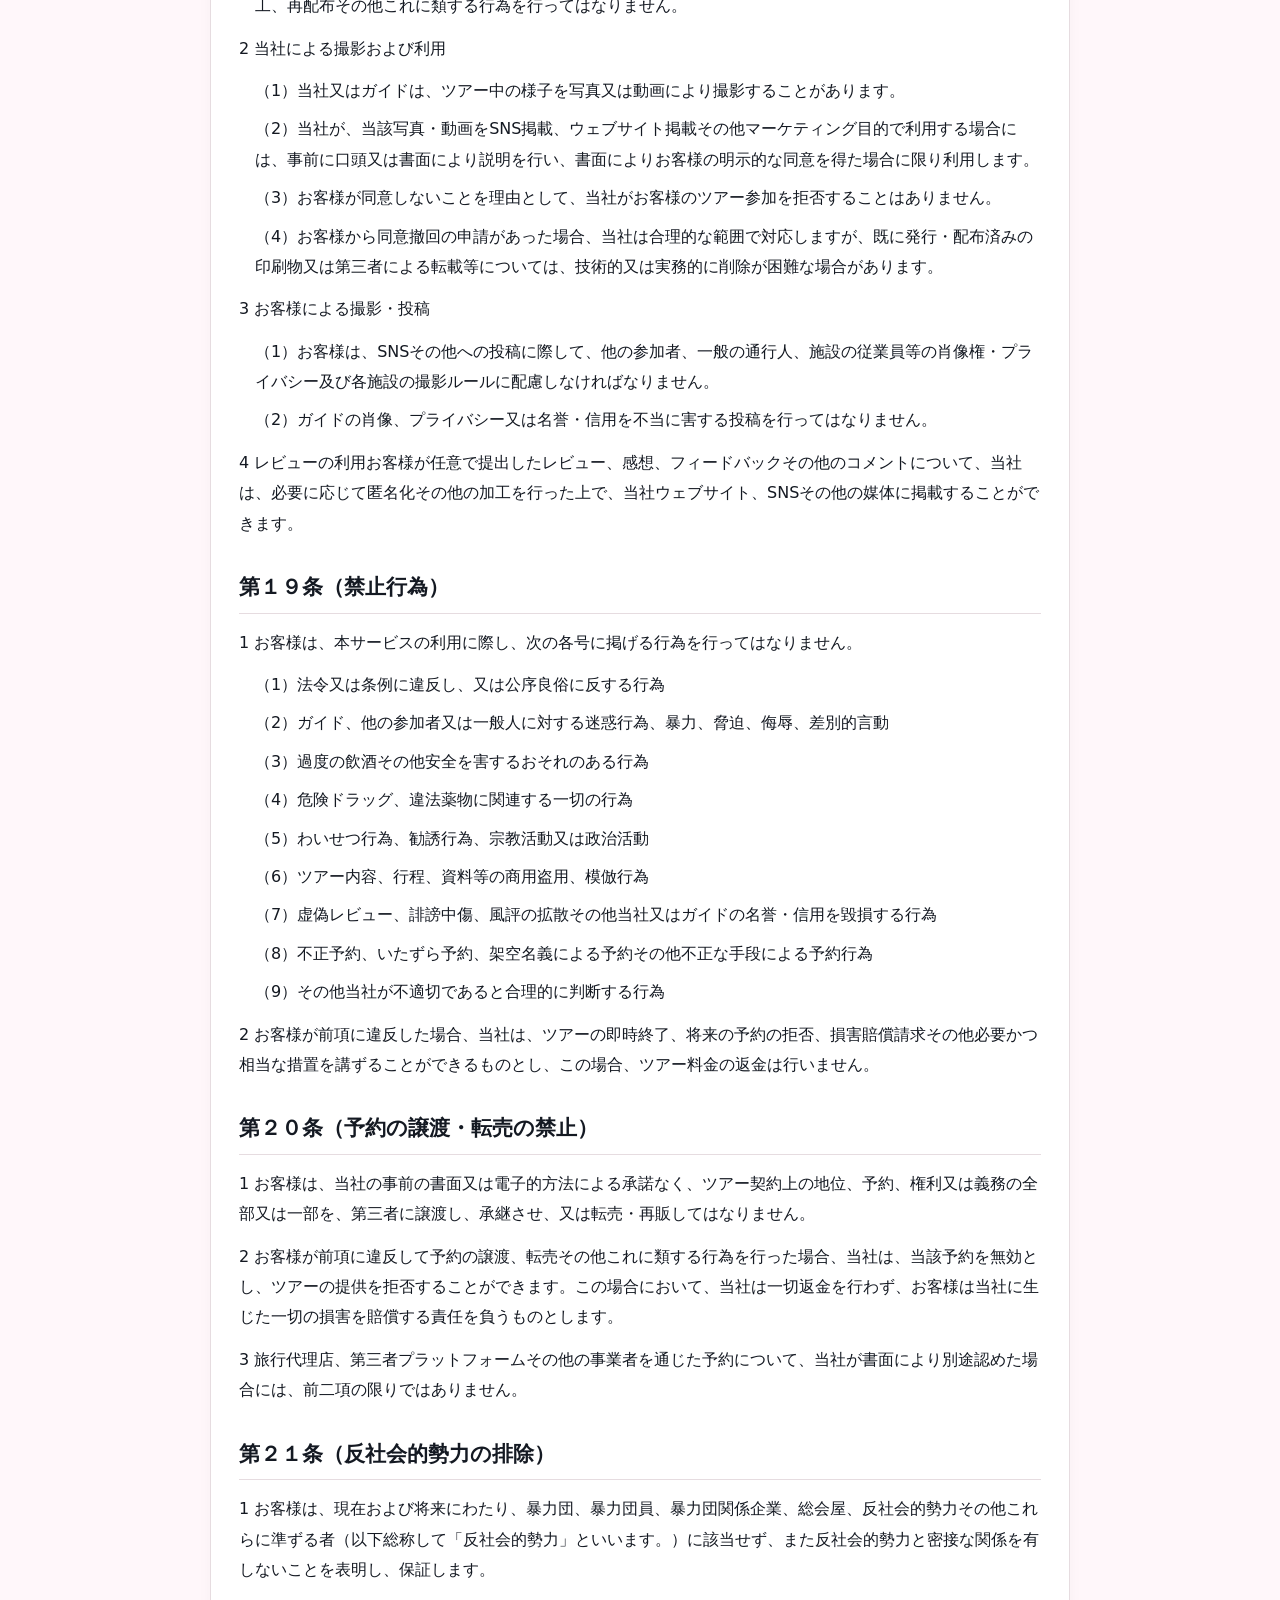
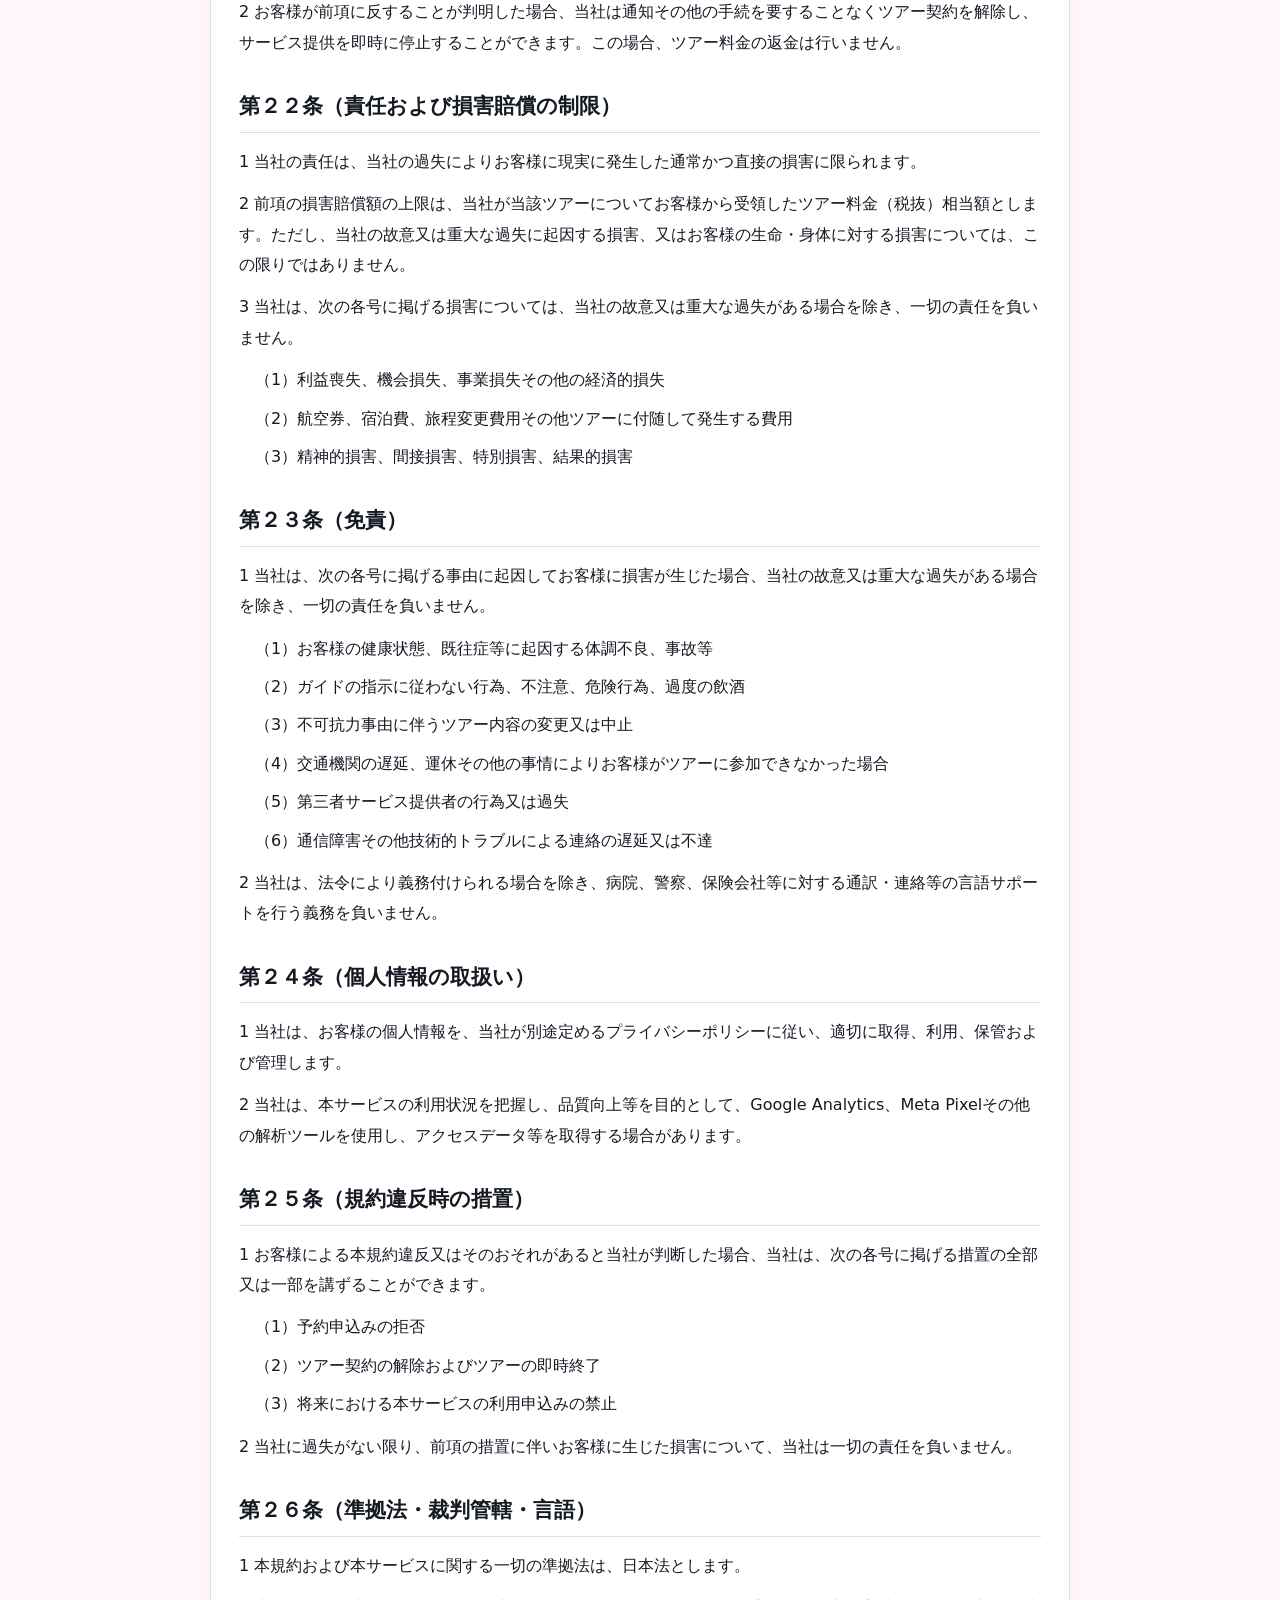
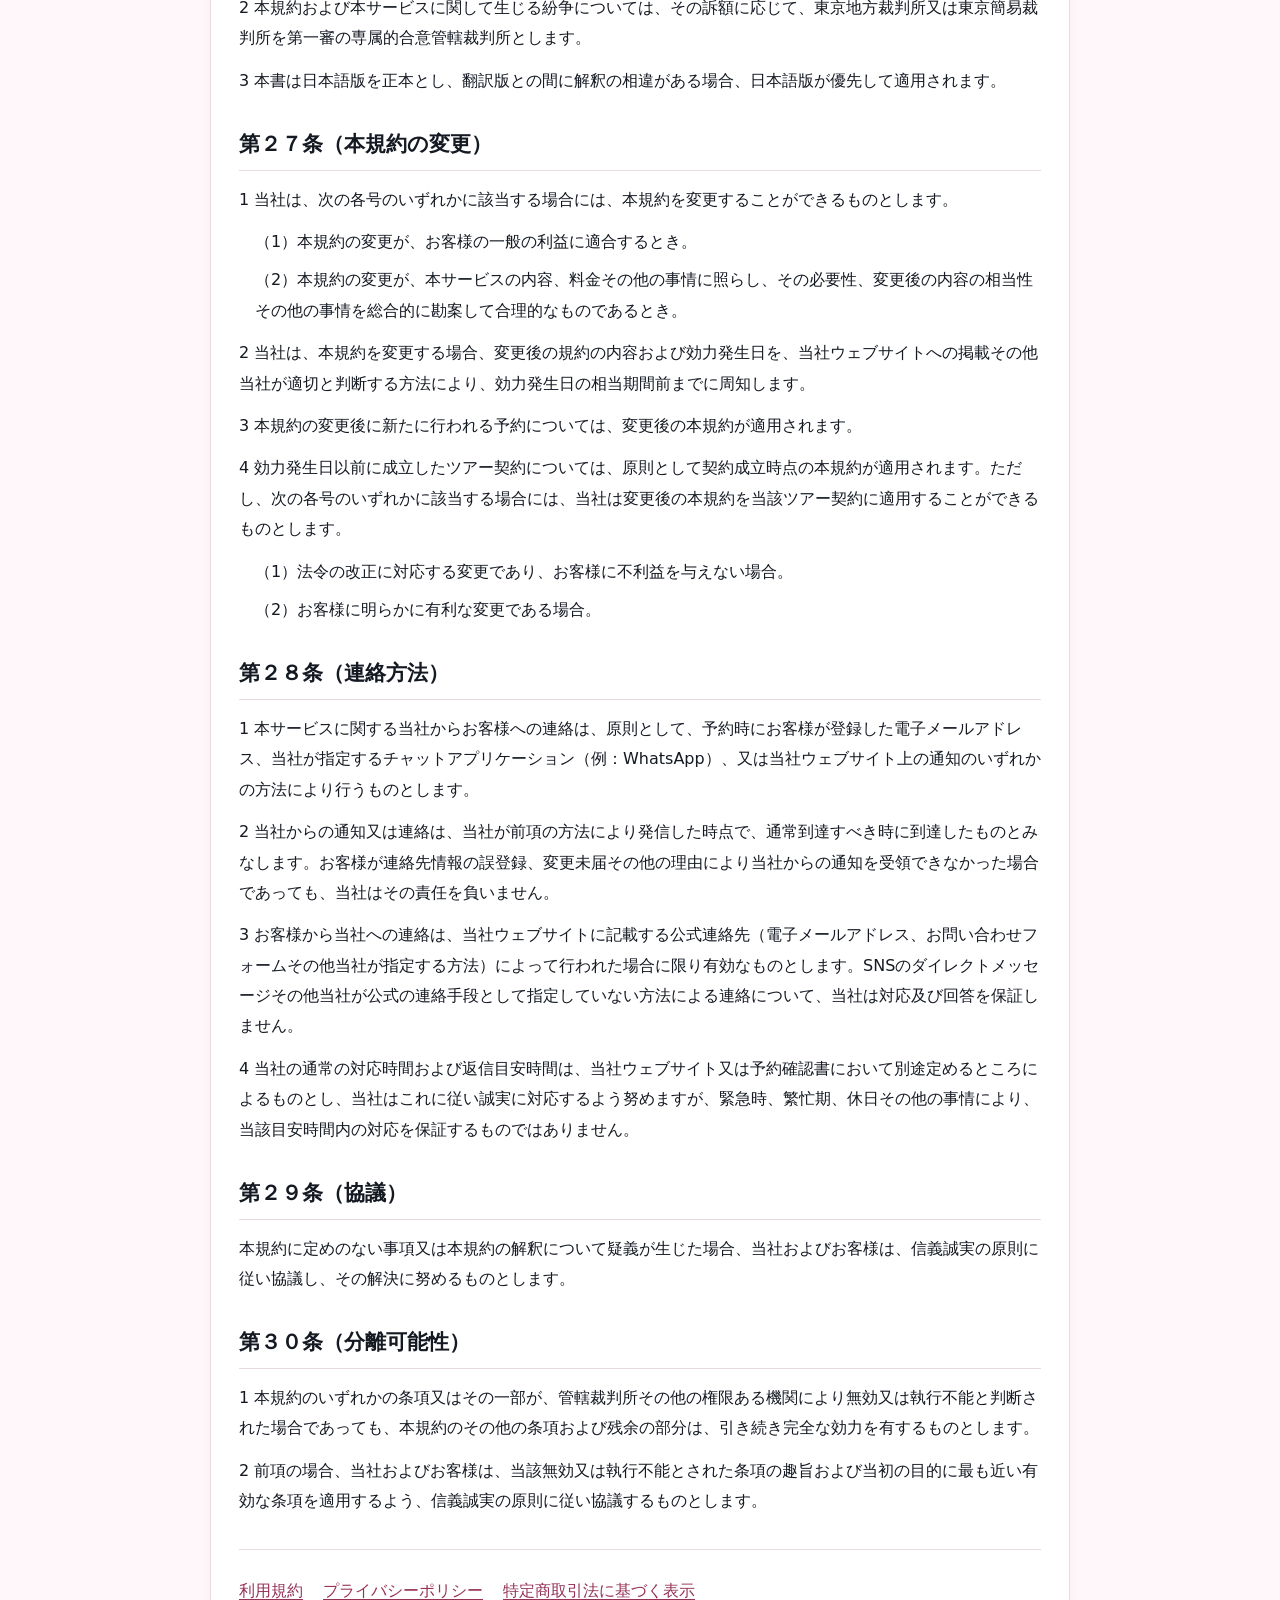
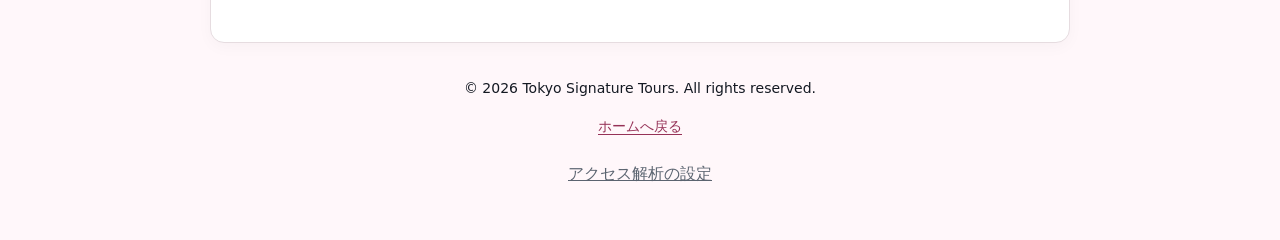
<file: terms-ja.html>
<!DOCTYPE html>
<html lang="ja"><head>
<meta charset="utf-8" />
<meta name="viewport" content="width=device-width,initial-scale=1,viewport-fit=cover" />
<title>利用規約 | Tokyo Signature Tours</title>
<meta name="description" content="Tokyo Signature Toursの利用規約。日本語正文をご確認いただけます。" />
<link rel="canonical" href="https://tokyosignaturetours.com/terms-ja.html" />
<link rel="alternate" hreflang="en" href="https://tokyosignaturetours.com/terms.html" />
<link rel="alternate" hreflang="ja" href="https://tokyosignaturetours.com/terms-ja.html" />
<link rel="icon" type="image/png" sizes="512x512" href="/favicon.png" />
<meta property="og:type" content="website" /><meta property="og:title" content="利用規約 | Tokyo Signature Tours" />
<meta property="og:description" content="Tokyo Signature Toursの利用規約。日本語正文をご確認いただけます。" /><meta property="og:url" content="https://tokyosignaturetours.com/terms-ja.html" />
<meta property="og:site_name" content="Tokyo Signature Tours" /><meta property="og:locale" content="ja_JP" />
<meta property="og:locale:alternate" content="en_US" />
<meta property="og:image" content="https://tokyosignaturetours.com/tokyo-signature-tours-og-image.jpg" />
<meta property="og:image:alt" content="桜、赤い五重塔、雪を頂く山を背景にしたTokyo Signature Toursのロゴ" />
<meta name="twitter:card" content="summary_large_image" /><meta name="twitter:title" content="利用規約 | Tokyo Signature Tours" />
<meta name="twitter:description" content="Tokyo Signature Toursの利用規約。日本語正文をご確認いただけます。" />
<meta name="twitter:image" content="https://tokyosignaturetours.com/tokyo-signature-tours-og-image.jpg" />
<link rel="stylesheet" href="/assets/legal-documents.css?v=20261119-ja" />
<link rel="stylesheet" href="/assets/consent.css?v=20261119-consent" />
<script src="/assets/consent.js?v=20261119-legal-ja" defer></script>
<script type="application/ld+json">{
  "@context": "https://schema.org",
  "@graph": [
    {
      "@type": "WebPage",
      "@id": "https://tokyosignaturetours.com/terms-ja.html#webpage",
      "url": "https://tokyosignaturetours.com/terms-ja.html",
      "name": "利用規約 | Tokyo Signature Tours",
      "description": "Tokyo Signature Toursの利用規約。日本語正文をご確認いただけます。",
      "inLanguage": "ja",
      "dateModified": "2026-11-19",
      "isPartOf": {
        "@id": "https://tokyosignaturetours.com/#website"
      },
      "about": {
        "@id": "https://tokyosignaturetours.com/#organization"
      }
    }
  ]
}</script>
</head><body class="legal-page">
<a class="legal-skip" href="#main">本文へ進む</a>
<header><div class="container"><a class="legal-brand" href="/">Tokyo Signature Tours</a></div></header>
<div class="container"><main id="main"><article>
<nav class="legal-language-nav" aria-label="文書の言語"><a href="/terms.html" lang="en" hreflang="en">English</a><a href="/terms-ja.html" lang="ja" hreflang="ja" aria-current="page">日本語（正文）</a></nav>
<h1>利用規約</h1><p class="legal-effective"><strong>施行日：2025年12月15日</strong></p>
<p class="legal-updated">掲載更新日：2026年11月19日</p>
<p class="legal-language-note">日本語正文です。英語版は上の言語リンクからご確認いただけます。</p>

<details class="legal-toc"><summary>目次</summary><ol><li><a href="#article-1">第１条（目的および本規約の適用）</a></li><li><a href="#article-2">第２条（本サービスの内容および旅行業との区別）</a></li><li><a href="#article-3">第３条（契約の成立）</a></li><li><a href="#article-4">第４条（利用条件・年齢・健康状態）</a></li><li><a href="#article-5">第５条（参加条件：環境・アレルギー・飲酒・ベビーカー等）</a></li><li><a href="#article-6">第６条（支払方法）</a></li><li><a href="#article-7">第７条（料金に含まれるもの／含まれないもの）</a></li><li><a href="#article-8">第８条（年齢区分と料金の取扱い）</a></li><li><a href="#article-9">第９条（当日の運用・集合・遅刻・無断不参加）</a></li><li><a href="#article-10">第１０条（変更・キャンセル・返金）</a></li><li><a href="#article-11">第１１条（予約内容の変更および変更手数料）</a></li><li><a href="#article-12">第１２条（当日の延長および追加料金）</a></li><li><a href="#article-13">第１３条（特別条件による追加料金）</a></li><li><a href="#article-14">第１４条（不可抗力・安全上の理由による変更・中止）</a></li><li><a href="#article-15">第１５条（ガイドの交代および代替提供）</a></li><li><a href="#article-16">第１６条（再委託）</a></li><li><a href="#article-17">第１７条（第三者サービスの位置づけ）</a></li><li><a href="#article-18">第１８条（写真・映像・知的財産）</a></li><li><a href="#article-19">第１９条（禁止行為）</a></li><li><a href="#article-20">第２０条（予約の譲渡・転売の禁止）</a></li><li><a href="#article-21">第２１条（反社会的勢力の排除）</a></li><li><a href="#article-22">第２２条（責任および損害賠償の制限）</a></li><li><a href="#article-23">第２３条（免責）</a></li><li><a href="#article-24">第２４条（個人情報の取扱い）</a></li><li><a href="#article-25">第２５条（規約違反時の措置）</a></li><li><a href="#article-26">第２６条（準拠法・裁判管轄・言語）</a></li><li><a href="#article-27">第２７条（本規約の変更）</a></li><li><a href="#article-28">第２８条（連絡方法）</a></li><li><a href="#article-29">第２９条（協議）</a></li><li><a href="#article-30">第３０条（分離可能性）</a></li></ol></details>
<section id="article-1"><h2>第１条（目的および本規約の適用）</h2>
<p>1 本利用規約（以下「本規約」といいます。）は、Tokyo Signature Tours（以下「当社」といいます。）が提供するガイド同行型観光案内サービスおよびこれに付随するコンシェルジュサービス（以下総称して「本サービス」といいます。）の利用条件を定めるものです。</p>
<p>2 本サービスを利用するすべてのお客様（以下「お客様」といいます。）に本規約が適用されます。</p>
<p>3 お客様が本サービスの予約申込みを行い、又は本サービスの利用を開始した時点で、お客様は本規約の内容に同意したものとみなされ、本規約は当社とお客様との間のツアー契約の一部を構成します。本規約に同意いただけない場合は、本サービスをご利用いただくことはできません。</p>
<p>4 本サービスに関して当社が個別に提示する予約確認書、注意事項、安全上の指示その他個別の条件と本規約の定めが抵触する場合には、当該個別の条件が優先して適用されます。</p></section>
<section id="article-2"><h2>第２条（本サービスの内容および旅行業との区別）</h2>
<p>1 当社は、以下の役務（総称して「ツアー」といいます。）を提供します。</p>
<p class="legal-subclause">（1）ガイド同行による観光案内サービス</p>
<p class="legal-subclause">（2）お客様の希望に応じた行程提案および観光情報の提供</p>
<p class="legal-subclause">（3）飲食店、観光施設等に関するアドバイスおよび予約の補助</p>
<p class="legal-subclause">（4）その他、観光体験の向上を目的としたコンシェルジュ業務</p>
<p>2 当社は旅行業者ではなく、旅行業法上の手配旅行契約、受注型企画旅行契約その他の旅行契約を提供するものではありません。</p>
<p>3 当社は、宿泊施設、交通機関、観光施設、飲食店その他のサービスに係る予約・決済、代金の預かり、立替、代理収納を一切行いません。当社が第三者サービスの予約を補助する場合であっても、当該サービスに関する契約の当事者はお客様と当該第三者サービス提供者であり、当社はその契約の当事者とはなりません。</p>
<p>4 ガイドが資格保有者である場合、その種別（全国通訳案内士、地域通訳案内士、無資格ガイド等）は事前に明示します。当社は、誤認を避けるため、資格の有無・種別について虚偽の表示を行いません。</p></section>
<section id="article-3"><h2>第３条（契約の成立）</h2>
<p>1 ツアー契約は、お客様が当社所定の方法により本サービスの予約を行い、当社が電子メールその他当社所定の方法により予約確認書を送付した時点で成立します。</p>
<p>2 ツアー契約成立後であっても、当社が定める決済期限までに代金の決済が確認できない場合には、当該予約は自動的に取消されるものとします。</p>
<p>3 当社は、次の各号のいずれかに該当する場合には、予約申込みをお断りすることがあります。</p>
<p class="legal-subclause">（1）お客様による虚偽の情報提供が判明した場合</p>
<p class="legal-subclause">（2）ガイドの安全確保又は業務遂行が困難であると当社が合理的に判断した場合</p>
<p class="legal-subclause">（3）お客様について、過去に本規約違反又は迷惑行為が確認されている場合</p></section>
<section id="article-4"><h2>第４条（利用条件・年齢・健康状態）</h2>
<p>1 本サービスを予約できる者は、原則として満18歳以上とします。満18歳未満の者がツアーに参加する場合には、満20歳以上の保護者の同伴を必須とし、当該保護者が当該未成年者の安全管理その他一切の責任を負うものとします。</p>
<p>2 ツアーには、通常、3〜10キロメートル程度の歩行、階段の昇降、混雑地域での待機、気温差への対応等が含まれます。</p>
<p>3 持病、既往症、妊娠その他健康・体力面に不安がある場合には、お客様ご自身の責任において、事前に医師に参加の可否を確認した上で、参加の可否を判断してください。</p>
<p>4 当社およびガイドは医療専門家ではなく、お客様の体調、健康状態、安全を保証するものではありません。</p></section>
<section id="article-5"><h2>第５条（参加条件：環境・アレルギー・飲酒・ベビーカー等）</h2>
<p>1 気象条件</p>
<p class="legal-subclause">（1）小雨の場合、原則としてツアーを実施します。</p>
<p class="legal-subclause">（2）警報級の天候、災害その他安全上の支障があると当社が判断した場合には、第14条に基づきツアーの内容変更又は中止を行うことがあります。</p>
<p>2 人混み・雑踏環境への耐性が著しく低いお客様は、その旨を事前に申告してください。</p>
<p>3 アレルギー・食事制限</p>
<p class="legal-subclause">（1）お客様がアレルギー、食事制限その他特別な配慮を要する事情を有する場合には、事前に当社に申告するものとします。申告がない場合には、当社による配慮は保証されません。</p>
<p class="legal-subclause">（2）第三者サービス提供者により提供される食品・飲料その他の提供物の安全性については、当社は保証せず、また一切の責任を負いません。</p>
<p>4 飲酒</p>
<p class="legal-subclause">（1）日本法により、飲酒が可能なのは満20歳以上の者に限られます。</p>
<p class="legal-subclause">（2）お客様に過度な飲酒、迷惑行為、危険行為が認められる場合、当社又はガイドはツアーを即時終了することができ、その場合であってもツアー料金の返金は行いません。</p>
<p>5 ベビーカー・車椅子等</p>
<p class="legal-subclause">（1）ツアーコースの地形、階段、段差、混雑状況等により、ベビーカー又は車椅子での参加が適さない場合があります。</p>
<p class="legal-subclause">（2）お客様が事前にベビーカー又は車椅子利用の有無を申告しなかった結果、当日行程の変更又は短縮が生じた場合であっても、当社は返金を行いません。</p></section>
<section id="article-6"><h2>第６条（支払方法）</h2>
<p>1 ツアー料金の支払方法は、原則としてクレジットカードによる事前決済（Stripeその他当社が指定する決済手段）とします。</p>
<p>2 当社は、お客様に代わって代金を預かり、立替払い又は代理収納を行いません。為替レート、クレジットカード会社の手数料その他これに付随する費用はお客様の負担とし、返金が生じる場合であっても、実際の入金額を基準とし、為替差損及び決済手数料は返金の対象外となる場合があります。</p>
<p>3 代金の支払いが完了した時点で、当該予約は確定したものとします。</p>
<p>4 決済手続において誤請求又は重複請求が生じた場合、当社は合理的な範囲でこれを修正し、又は返金を行います。</p></section>
<section id="article-7"><h2>第７条（料金に含まれるもの／含まれないもの）</h2>
<p>1 ツアー料金に含まれるものは、原則として次の各号に定める役務とします。</p>
<p class="legal-subclause">（1）ガイドによる観光案内サービスおよび言語サポート</p>
<p class="legal-subclause">（2）事前ヒアリングおよび行程アドバイス</p>
<p>2 ツアー料金に含まれないものは、原則として次の各号に定める費用とします。</p>
<p class="legal-subclause">（1）飲食費</p>
<p class="legal-subclause">（2）公共交通機関、タクシー、ライドシェアその他の移動に要する費用</p>
<p class="legal-subclause">（3）観光施設チケット、アクティビティ料金その他の入場・参加費用</p>
<p class="legal-subclause">（4）宿泊費、旅行保険料、航空券その他の旅程関連費用</p>
<p class="legal-subclause">（5）チップ（任意）</p></section>
<section id="article-8"><h2>第８条（年齢区分と料金の取扱い）</h2>
<p>1 当社が別途定める場合を除き、ツアー料金における参加人数の算定および料金の取扱いは、参加者の年齢に応じて次のとおりとします。</p>
<p class="legal-subclause">（1）0歳〜1歳：ツアー料金は無料とし、参加人数に含めません。</p>
<p class="legal-subclause">（2）2歳〜5歳：参加人数の算定および料金の有無・金額（例：大人料金の50％又は無料）は、行程内容、移動負荷、第三者サービス提供者の条件等を踏まえ、当社の裁量により個別に見積り・提示し、お客様の承諾を得たうえで定めます。</p>
<p class="legal-subclause">（3）6歳以上：原則として大人と同様に取り扱い、参加人数に含めます。</p>
<p>2 前項の年齢は、原則としてツアー実施日当日の満年齢により判定します。</p>
<p>3 お客様は、予約時に参加者の年齢（子どもがいる場合は生年月日を含む）を正確に申告するものとし、申告内容に誤り又は不備があることにより当日行程の変更、短縮、追加料金の発生等が生じた場合であっても、当社は返金を行いません。</p></section>
<section id="article-9"><h2>第９条（当日の運用・集合・遅刻・無断不参加）</h2>
<p>1 集合場所および集合時間は、予約確認書に記載された内容に従うものとします。時間は、特段の定めがない限り、日本標準時（JST）を基準とします。</p>
<p>2 お客様の遅刻によりツアーの開始が遅れた場合であっても、原則として終了時刻は変更されません。その場合、ツアー料金の減額、返金又は無料での延長は行いません。</p>
<p>3 連絡の有無にかかわらず、集合時間から30分以上経過してもお客様が集合場所に到着しない場合、当社は無断不参加（No-show）とみなし、ツアーを中止することができます。この場合、ツアー料金の返金は行いません。</p></section>
<section id="article-10"><h2>第１０条（変更・キャンセル・返金）</h2>
<p>1 お客様の都合によるキャンセルの場合の返金条件は、原則として次の各号のとおりとします。</p>
<p class="legal-subclause">（1）ツアー開始予定時刻まで72時間以上ある場合のキャンセル：ツアー料金の100％を返金</p>
<p class="legal-subclause">（2）ツアー開始予定時刻まで24時間を超え72時間未満の場合のキャンセル：ツアー料金の50％を返金</p>
<p class="legal-subclause">（3）ツアー開始予定時刻まで24時間以下の場合のキャンセル、当日遅刻、無断不参加：返金なし</p>
<p>2 返金を行う場合であっても、決済手数料、為替差損その他の費用については、当社の裁量により控除されることがあります。</p>
<p>3 当社は返金が発生する場合、返金決定日から14営業日以内に返金処理を行います。返金処理後、カード会社の処理により、実際の返金反映まで3〜30日程度を要する場合があります。</p></section>
<section id="article-11"><h2>第１１条（予約内容の変更および変更手数料）</h2>
<p>1 お客様は、ツアー日時、参加人数、集合場所その他の予約内容の変更を希望する場合、当社所定の方法により、速やかに当社に連絡するものとします。参加人数には、第8条（年齢区分と料金の取扱い）に基づき人数に含める子どもを含みます。</p>
<p>2 予約内容の変更の可否は、ガイドの手配状況、当日のオペレーション、第三者サービス提供者の条件その他の事情を総合的に勘案し、当社の裁量により判断します。当社は、予約内容の変更を受諾できない場合があります。</p>
<p>3 お客様の都合による変更が、実質的に日程変更、時間変更、人数変更その他によりツアーの性質を変更するものである場合、当社は、第10条（変更・キャンセル・返金）に定めるキャンセルポリシーを準用し、変更に伴う差額、キャンセル料その他の費用をお客様に請求することができます。</p>
<p>4 前各項にかかわらず、当社は、当社ウェブサイト又は予約確認書において、変更手数料の有無、金額および適用条件を別途定めることができるものとし、その内容は本規約の一部を構成するものとします。</p></section>
<section id="article-12"><h2>第１２条（当日の延長および追加料金）</h2>
<p>1 ツアー当日にお客様がツアー時間の延長を希望する場合、その可否は、ガイドのスケジュール、終電時間、法令上の制約、安全面その他の事情を考慮の上、当社又はガイドの裁量により判断します。当社及びガイドは、延長に応じる義務を負うものではありません。</p>
<p>2 当日の延長が認められる場合、お客様は、当社が定めるレートに基づき、延長時間に応じた追加料金（以下「延長料金」といいます。）を支払うものとします。延長料金のレートは、予約確認書又は当社ウェブサイト上に表示する方法により明示します。</p>
<p>3 延長の合意は、原則としてツアー実施中に、ガイドがお客様に対して延長条件（時間および料金）を口頭又はチャット等の方法で提示し、お客様がこれを承諾することにより成立します。</p>
<p>4 延長料金の支払方法は、当社所定のクレジットカード決済その他の方法とし、当社は、延長部分について別途請求又は追加決済を行うことができるものとします。</p></section>
<section id="article-13"><h2>第１３条（特別条件による追加料金）</h2>
<p>1 次の各号に該当する場合には、通常のツアー料金とは別に追加料金が発生することがあります。</p>
<p class="legal-subclause">（1）特別行程</p>
<p class="legal-subclause">（2）繁忙期対応</p>
<p class="legal-subclause">（3）団体対応</p>
<p class="legal-subclause">（4）長距離移動</p>
<p class="legal-subclause">（5）特別手配 等</p>
<p>2 前項の追加料金が発生する場合、当社は、事前に見積りおよび説明を行い、お客様の承諾を得たうえでのみ当該特別条件に基づくサービスを実施します。</p></section>
<section id="article-14"><h2>第１４条（不可抗力・安全上の理由による変更・中止）</h2>
<p>1 地震、台風、感染症の流行、交通障害、公的イベント、施設休業その他当社の合理的支配を超える事由によりツアーの催行が困難であると当社が判断した場合、当社はツアーを中止し、既に受領したツアー料金の100％を返金します。ただし、返金の対象はツアー料金に限られ、航空券、宿泊費その他の付随費用について当社は一切補償しません。</p>
<p>2 ツアー催行開始後に上記の事由等によりツアーを中断した場合、未履行部分の有無、当社の既発生費用等を勘案の上、当社の合理的裁量により返金の有無および金額を決定します。</p></section>
<section id="article-15"><h2>第１５条（ガイドの交代および代替提供）</h2>
<p>1 当社は、ガイドの体調不良、事故、家族の緊急事態、交通障害その他やむを得ない事由がある場合、事前の通知なく、当社が同等の能力および経験を有すると判断する別のガイドに交代することができます。この場合において、ツアーが適法かつ適切に提供される限り、当社の債務不履行には該当しないものとします。</p>
<p>2 ガイド交代によりツアー内容が大幅に変更される場合を除き、ガイド変更のみを理由とするキャンセル、返金又は割引等には応じません。</p>
<p>3 当社が合理的な努力にもかかわらず代替ガイドを手配することができない場合、当社はツアーを中止し、既に受領したツアー料金の全額を返金します。この場合においても、航空券、宿泊費その他の付随費用について当社は一切補償しません。</p>
<p>4 お客様が、合理的な理由なく当社の提案する代替ガイドによるツアー実施を拒否した場合、当該拒否はお客様都合によるキャンセルとみなし、第10条に定めるキャンセルポリシーを適用します。</p></section>
<section id="article-16"><h2>第１６条（再委託）</h2>
<p>1 当社は、本サービスの提供に関する業務の全部又は一部を、当社が選定した外部のガイド若しくは事業者（以下「再委託先」といいます。）に再委託することができるものとします。</p>
<p>2 当社は、再委託先の選定に際し、専門性、安全性、信用、法令遵守体制その他の要素を総合的に勘案し、合理的な基準に基づき選定します。</p>
<p>3 当社は、再委託を行った場合であっても、お客様に対しては本規約およびツアー契約に基づく責任を負い、再委託を理由として当社の責任が軽減されるものではありません。</p>
<p>4 お客様は、特定の個人ガイド又は再委託先の指定・指名を求めることはできません。当社は、オペレーション上の必要に応じて、再委託先を変更することができます。</p></section>
<section id="article-17"><h2>第１７条（第三者サービスの位置づけ）</h2>
<p>1 当社がレストラン、飲食店、観光施設、アクティビティ、交通機関、タクシー会社、チケット販売事業者その他の第三者サービス（以下「第三者サービス提供者」といいます。）を紹介し、予約補助又は同行等を行う場合であっても、当該第三者サービスに関する契約の当事者はお客様と第三者サービス提供者であり、当社は当該契約の当事者、代理人、媒介者又は再販者とはなりません。</p>
<p>2 当社は、第三者サービス提供者による次の各号に掲げる事項について、一切の保証責任を負いません。</p>
<p class="legal-subclause">（1）提供されるサービス又は商品の品質、安全性、衛生状態、環境</p>
<p class="legal-subclause">（2）営業時間、サービス内容の変更、遅延、中断、中止</p>
<p class="legal-subclause">（3）アレルギー反応、食中毒、体調不良その他の健康被害</p>
<p class="legal-subclause">（4）盗難、紛失、事故その他のトラブル</p>
<p>3 第三者サービスに起因して生じた紛争、請求、損害等は、お客様と第三者サービス提供者との間で解決していただくものとし、当社は故意又は重過失がある場合を除き、一切の責任を負いません。</p></section>
<section id="article-18"><h2>第１８条（写真・映像・知的財産）</h2>
<p>1 当社の知的財産</p>
<p class="legal-subclause">（1）当社ウェブサイト、行程表、画像、動画、ロゴ、文章、資料、ブランド名「Tokyo Signature Tours」その他当社が提供するコンテンツに係る知的財産権は、当社又はライセンサーに帰属します。</p>
<p class="legal-subclause">（2）お客様は、前号に定めるコンテンツについて、私的利用の範囲を超えて、複製、転用、転載、販売、加工、再配布その他これに類する行為を行ってはなりません。</p>
<p>2 当社による撮影および利用</p>
<p class="legal-subclause">（1）当社又はガイドは、ツアー中の様子を写真又は動画により撮影することがあります。</p>
<p class="legal-subclause">（2）当社が、当該写真・動画をSNS掲載、ウェブサイト掲載その他マーケティング目的で利用する場合には、事前に口頭又は書面により説明を行い、書面によりお客様の明示的な同意を得た場合に限り利用します。</p>
<p class="legal-subclause">（3）お客様が同意しないことを理由として、当社がお客様のツアー参加を拒否することはありません。</p>
<p class="legal-subclause">（4）お客様から同意撤回の申請があった場合、当社は合理的な範囲で対応しますが、既に発行・配布済みの印刷物又は第三者による転載等については、技術的又は実務的に削除が困難な場合があります。</p>
<p>3 お客様による撮影・投稿</p>
<p class="legal-subclause">（1）お客様は、SNSその他への投稿に際して、他の参加者、一般の通行人、施設の従業員等の肖像権・プライバシー及び各施設の撮影ルールに配慮しなければなりません。</p>
<p class="legal-subclause">（2）ガイドの肖像、プライバシー又は名誉・信用を不当に害する投稿を行ってはなりません。</p>
<p>4 レビューの利用お客様が任意で提出したレビュー、感想、フィードバックその他のコメントについて、当社は、必要に応じて匿名化その他の加工を行った上で、当社ウェブサイト、SNSその他の媒体に掲載することができます。</p></section>
<section id="article-19"><h2>第１９条（禁止行為）</h2>
<p>1 お客様は、本サービスの利用に際し、次の各号に掲げる行為を行ってはなりません。</p>
<p class="legal-subclause">（1）法令又は条例に違反し、又は公序良俗に反する行為</p>
<p class="legal-subclause">（2）ガイド、他の参加者又は一般人に対する迷惑行為、暴力、脅迫、侮辱、差別的言動</p>
<p class="legal-subclause">（3）過度の飲酒その他安全を害するおそれのある行為</p>
<p class="legal-subclause">（4）危険ドラッグ、違法薬物に関連する一切の行為</p>
<p class="legal-subclause">（5）わいせつ行為、勧誘行為、宗教活動又は政治活動</p>
<p class="legal-subclause">（6）ツアー内容、行程、資料等の商用盗用、模倣行為</p>
<p class="legal-subclause">（7）虚偽レビュー、誹謗中傷、風評の拡散その他当社又はガイドの名誉・信用を毀損する行為</p>
<p class="legal-subclause">（8）不正予約、いたずら予約、架空名義による予約その他不正な手段による予約行為</p>
<p class="legal-subclause">（9）その他当社が不適切であると合理的に判断する行為</p>
<p>2 お客様が前項に違反した場合、当社は、ツアーの即時終了、将来の予約の拒否、損害賠償請求その他必要かつ相当な措置を講ずることができるものとし、この場合、ツアー料金の返金は行いません。</p></section>
<section id="article-20"><h2>第２０条（予約の譲渡・転売の禁止）</h2>
<p>1 お客様は、当社の事前の書面又は電子的方法による承諾なく、ツアー契約上の地位、予約、権利又は義務の全部又は一部を、第三者に譲渡し、承継させ、又は転売・再販してはなりません。</p>
<p>2 お客様が前項に違反して予約の譲渡、転売その他これに類する行為を行った場合、当社は、当該予約を無効とし、ツアーの提供を拒否することができます。この場合において、当社は一切返金を行わず、お客様は当社に生じた一切の損害を賠償する責任を負うものとします。</p>
<p>3 旅行代理店、第三者プラットフォームその他の事業者を通じた予約について、当社が書面により別途認めた場合には、前二項の限りではありません。</p></section>
<section id="article-21"><h2>第２１条（反社会的勢力の排除）</h2>
<p>1 お客様は、現在および将来にわたり、暴力団、暴力団員、暴力団関係企業、総会屋、反社会的勢力その他これらに準ずる者（以下総称して「反社会的勢力」といいます。）に該当せず、また反社会的勢力と密接な関係を有しないことを表明し、保証します。</p>
<p>2 お客様が前項に反することが判明した場合、当社は通知その他の手続を要することなくツアー契約を解除し、サービス提供を即時に停止することができます。この場合、ツアー料金の返金は行いません。</p></section>
<section id="article-22"><h2>第２２条（責任および損害賠償の制限）</h2>
<p>1 当社の責任は、当社の過失によりお客様に現実に発生した通常かつ直接の損害に限られます。</p>
<p>2 前項の損害賠償額の上限は、当社が当該ツアーについてお客様から受領したツアー料金（税抜）相当額とします。ただし、当社の故意又は重大な過失に起因する損害、又はお客様の生命・身体に対する損害については、この限りではありません。</p>
<p>3 当社は、次の各号に掲げる損害については、当社の故意又は重大な過失がある場合を除き、一切の責任を負いません。</p>
<p class="legal-subclause">（1）利益喪失、機会損失、事業損失その他の経済的損失</p>
<p class="legal-subclause">（2）航空券、宿泊費、旅程変更費用その他ツアーに付随して発生する費用</p>
<p class="legal-subclause">（3）精神的損害、間接損害、特別損害、結果的損害</p></section>
<section id="article-23"><h2>第２３条（免責）</h2>
<p>1 当社は、次の各号に掲げる事由に起因してお客様に損害が生じた場合、当社の故意又は重大な過失がある場合を除き、一切の責任を負いません。</p>
<p class="legal-subclause">（1）お客様の健康状態、既往症等に起因する体調不良、事故等</p>
<p class="legal-subclause">（2）ガイドの指示に従わない行為、不注意、危険行為、過度の飲酒</p>
<p class="legal-subclause">（3）不可抗力事由に伴うツアー内容の変更又は中止</p>
<p class="legal-subclause">（4）交通機関の遅延、運休その他の事情によりお客様がツアーに参加できなかった場合</p>
<p class="legal-subclause">（5）第三者サービス提供者の行為又は過失</p>
<p class="legal-subclause">（6）通信障害その他技術的トラブルによる連絡の遅延又は不達</p>
<p>2 当社は、法令により義務付けられる場合を除き、病院、警察、保険会社等に対する通訳・連絡等の言語サポートを行う義務を負いません。</p></section>
<section id="article-24"><h2>第２４条（個人情報の取扱い）</h2>
<p>1 当社は、お客様の個人情報を、当社が別途定めるプライバシーポリシーに従い、適切に取得、利用、保管および管理します。</p>
<p>2 当社は、本サービスの利用状況を把握し、品質向上等を目的として、Google Analytics、Meta Pixelその他の解析ツールを使用し、アクセスデータ等を取得する場合があります。</p></section>
<section id="article-25"><h2>第２５条（規約違反時の措置）</h2>
<p>1 お客様による本規約違反又はそのおそれがあると当社が判断した場合、当社は、次の各号に掲げる措置の全部又は一部を講ずることができます。</p>
<p class="legal-subclause">（1）予約申込みの拒否</p>
<p class="legal-subclause">（2）ツアー契約の解除およびツアーの即時終了</p>
<p class="legal-subclause">（3）将来における本サービスの利用申込みの禁止</p>
<p>2 当社に過失がない限り、前項の措置に伴いお客様に生じた損害について、当社は一切の責任を負いません。</p></section>
<section id="article-26"><h2>第２６条（準拠法・裁判管轄・言語）</h2>
<p>1 本規約および本サービスに関する一切の準拠法は、日本法とします。</p>
<p>2 本規約および本サービスに関して生じる紛争については、その訴額に応じて、東京地方裁判所又は東京簡易裁判所を第一審の専属的合意管轄裁判所とします。</p>
<p>3 本書は日本語版を正本とし、翻訳版との間に解釈の相違がある場合、日本語版が優先して適用されます。</p></section>
<section id="article-27"><h2>第２７条（本規約の変更）</h2>
<p>1 当社は、次の各号のいずれかに該当する場合には、本規約を変更することができるものとします。</p>
<p class="legal-subclause">（1）本規約の変更が、お客様の一般の利益に適合するとき。</p>
<p class="legal-subclause">（2）本規約の変更が、本サービスの内容、料金その他の事情に照らし、その必要性、変更後の内容の相当性その他の事情を総合的に勘案して合理的なものであるとき。</p>
<p>2 当社は、本規約を変更する場合、変更後の規約の内容および効力発生日を、当社ウェブサイトへの掲載その他当社が適切と判断する方法により、効力発生日の相当期間前までに周知します。</p>
<p>3 本規約の変更後に新たに行われる予約については、変更後の本規約が適用されます。</p>
<p>4 効力発生日以前に成立したツアー契約については、原則として契約成立時点の本規約が適用されます。ただし、次の各号のいずれかに該当する場合には、当社は変更後の本規約を当該ツアー契約に適用することができるものとします。</p>
<p class="legal-subclause">（1）法令の改正に対応する変更であり、お客様に不利益を与えない場合。</p>
<p class="legal-subclause">（2）お客様に明らかに有利な変更である場合。</p></section>
<section id="article-28"><h2>第２８条（連絡方法）</h2>
<p>1 本サービスに関する当社からお客様への連絡は、原則として、予約時にお客様が登録した電子メールアドレス、当社が指定するチャットアプリケーション（例：WhatsApp）、又は当社ウェブサイト上の通知のいずれかの方法により行うものとします。</p>
<p>2 当社からの通知又は連絡は、当社が前項の方法により発信した時点で、通常到達すべき時に到達したものとみなします。お客様が連絡先情報の誤登録、変更未届その他の理由により当社からの通知を受領できなかった場合であっても、当社はその責任を負いません。</p>
<p>3 お客様から当社への連絡は、当社ウェブサイトに記載する公式連絡先（電子メールアドレス、お問い合わせフォームその他当社が指定する方法）によって行われた場合に限り有効なものとします。SNSのダイレクトメッセージその他当社が公式の連絡手段として指定していない方法による連絡について、当社は対応及び回答を保証しません。</p>
<p>4 当社の通常の対応時間および返信目安時間は、当社ウェブサイト又は予約確認書において別途定めるところによるものとし、当社はこれに従い誠実に対応するよう努めますが、緊急時、繁忙期、休日その他の事情により、当該目安時間内の対応を保証するものではありません。</p></section>
<section id="article-29"><h2>第２９条（協議）</h2>
<p>本規約に定めのない事項又は本規約の解釈について疑義が生じた場合、当社およびお客様は、信義誠実の原則に従い協議し、その解決に努めるものとします。</p></section>
<section id="article-30"><h2>第３０条（分離可能性）</h2>
<p>1 本規約のいずれかの条項又はその一部が、管轄裁判所その他の権限ある機関により無効又は執行不能と判断された場合であっても、本規約のその他の条項および残余の部分は、引き続き完全な効力を有するものとします。</p>
<p>2 前項の場合、当社およびお客様は、当該無効又は執行不能とされた条項の趣旨および当初の目的に最も近い有効な条項を適用するよう、信義誠実の原則に従い協議するものとします。</p></section>
<nav class="legal-document-nav" aria-label="関連文書"><a href="/terms-ja.html">利用規約</a><a href="/privacy-ja.html">プライバシーポリシー</a><a href="/legal-ja.html">特定商取引法に基づく表示</a></nav>
</article></main><footer><p>© 2026 Tokyo Signature Tours. All rights reserved.</p><p><a href="/">ホームへ戻る</a></p><div class="tst-consent-settings-row"><button type="button" class="tst-consent-settings" data-tst-consent-settings aria-controls="tst-analytics-dialog" hidden>アクセス解析の設定</button></div></footer></div>
</body></html>
</file>
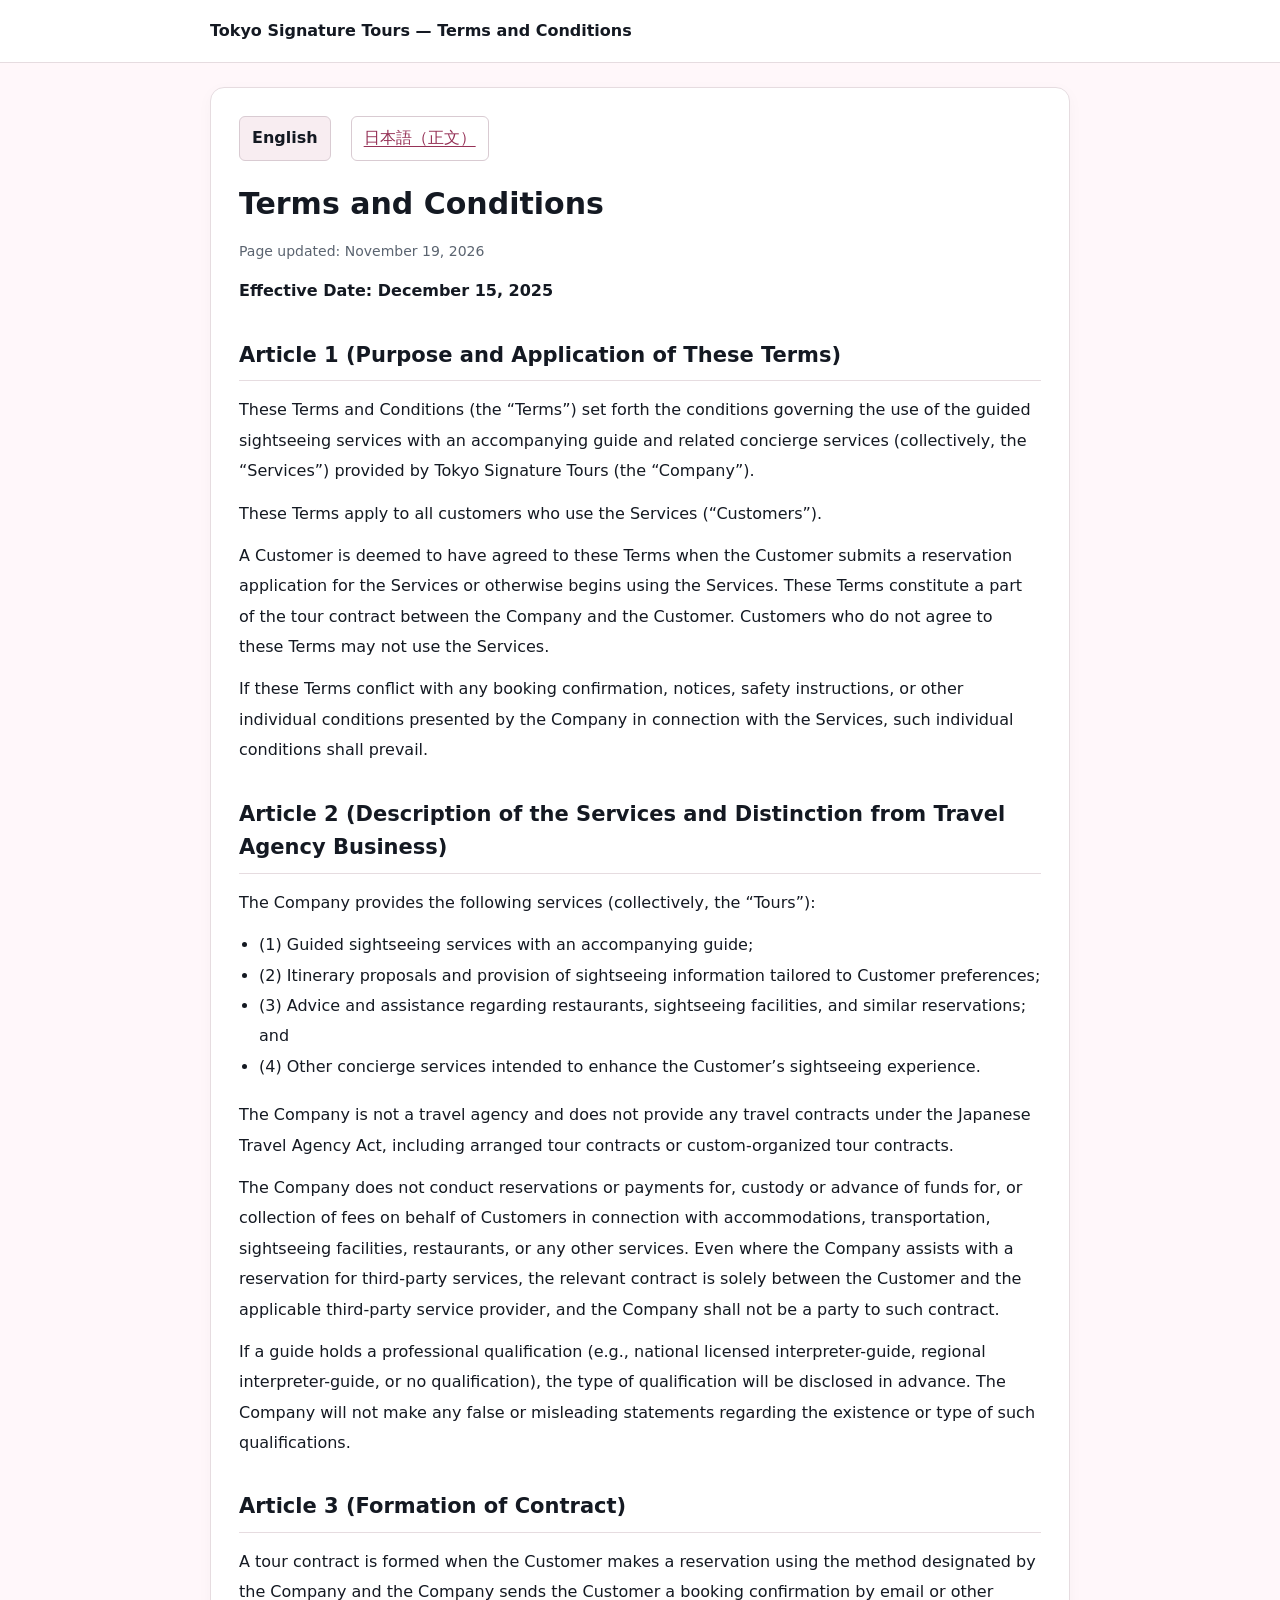
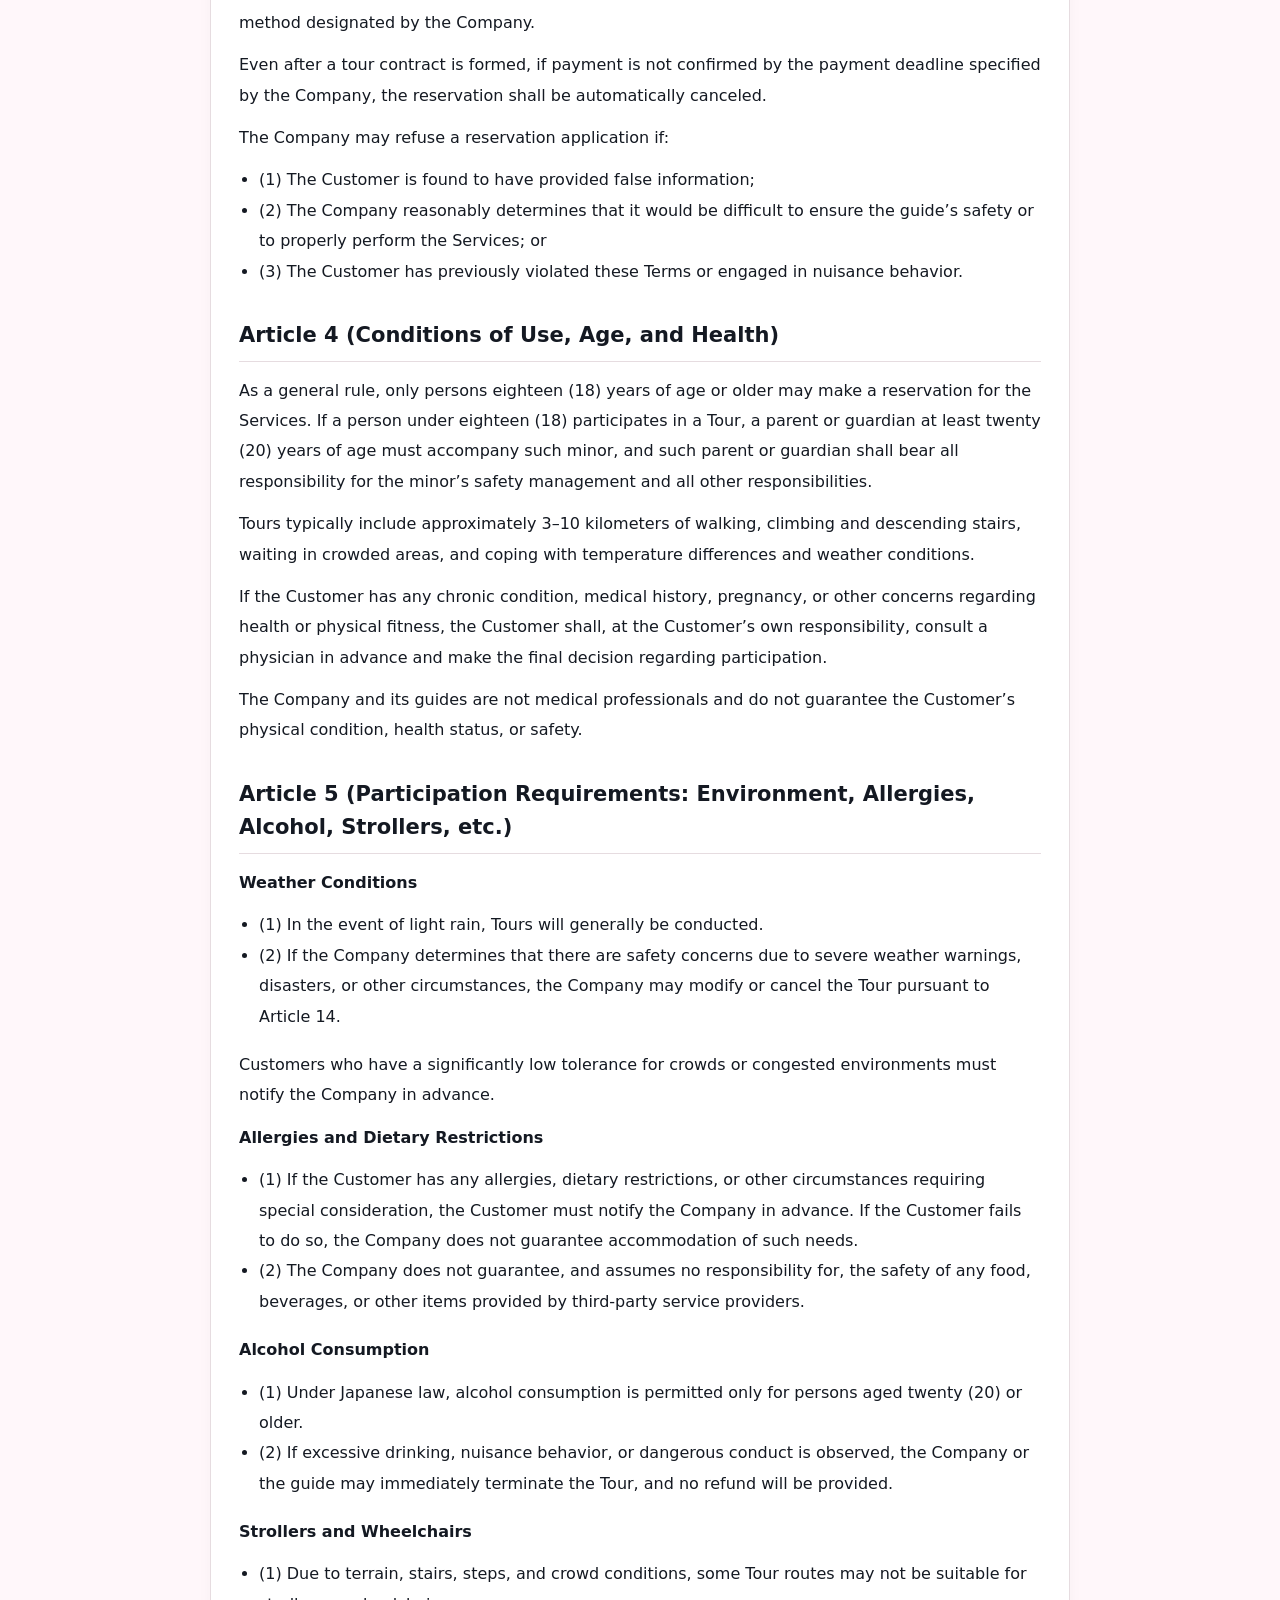
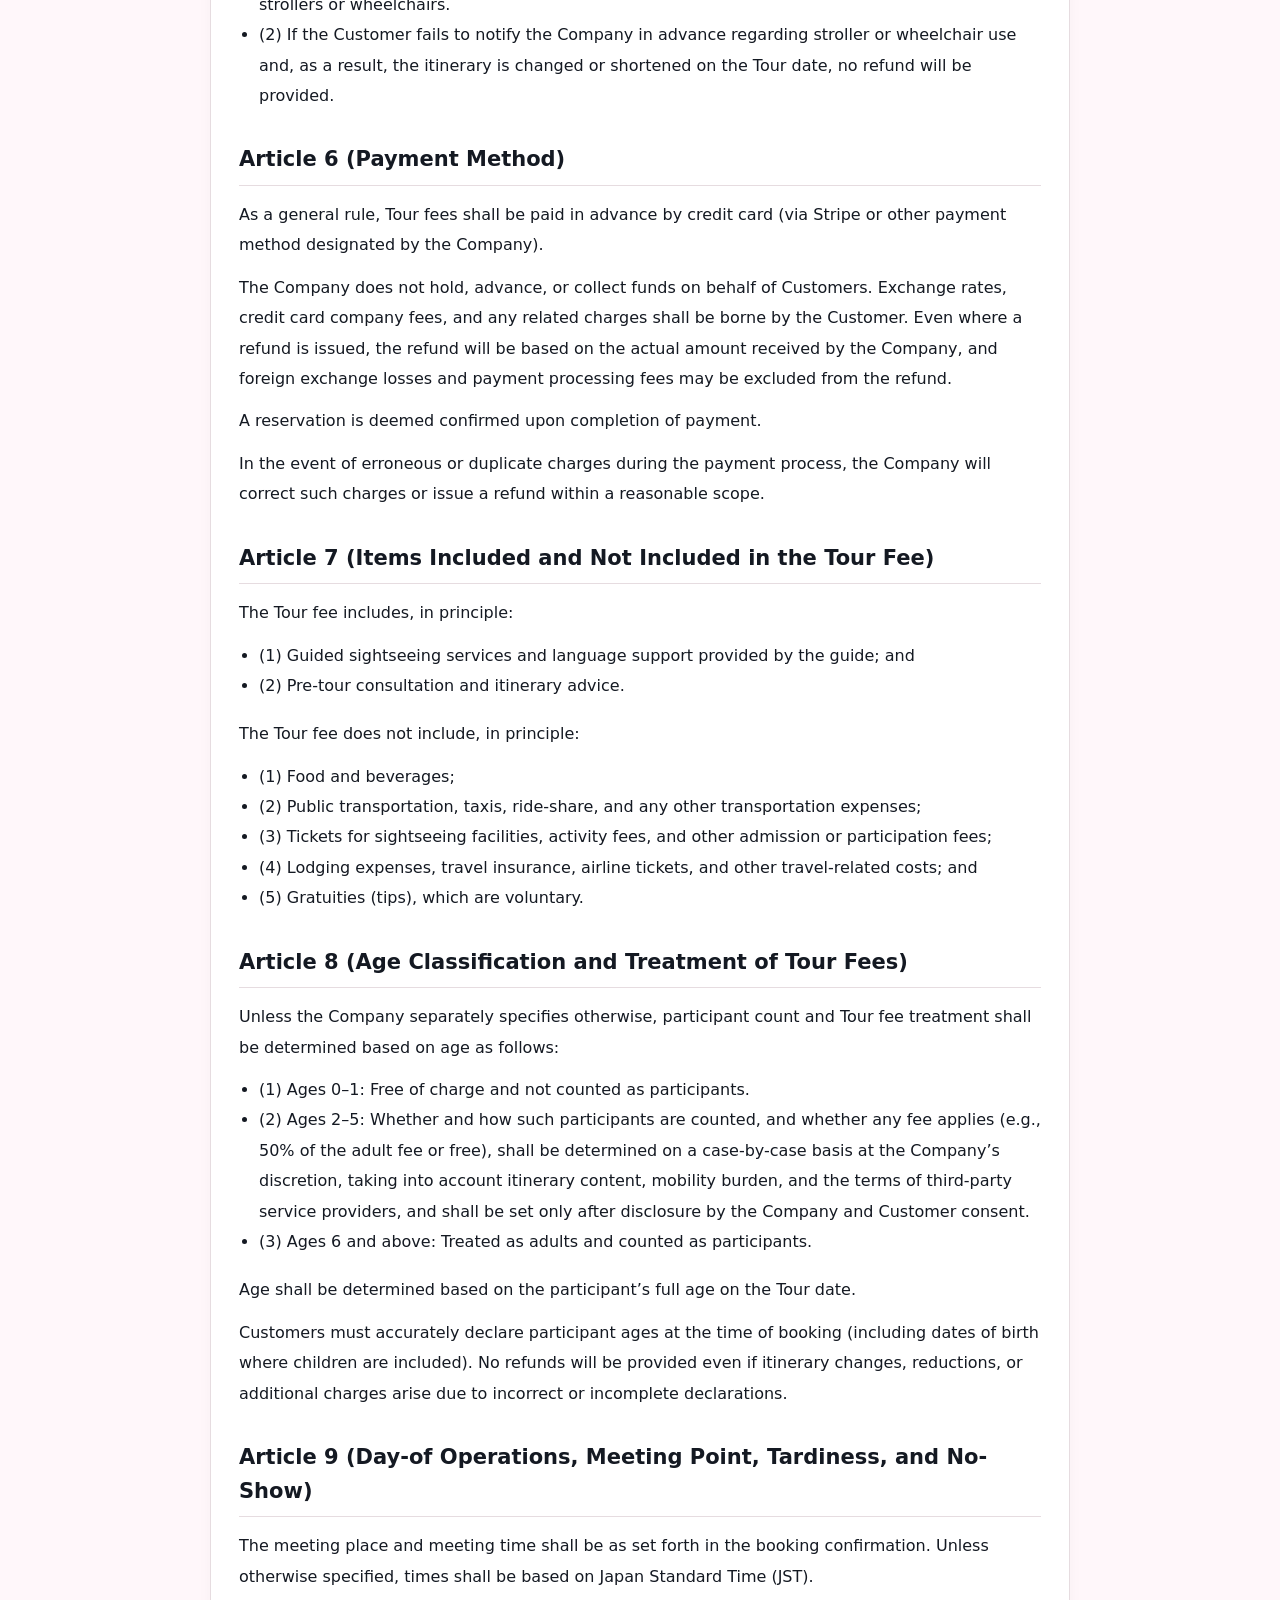
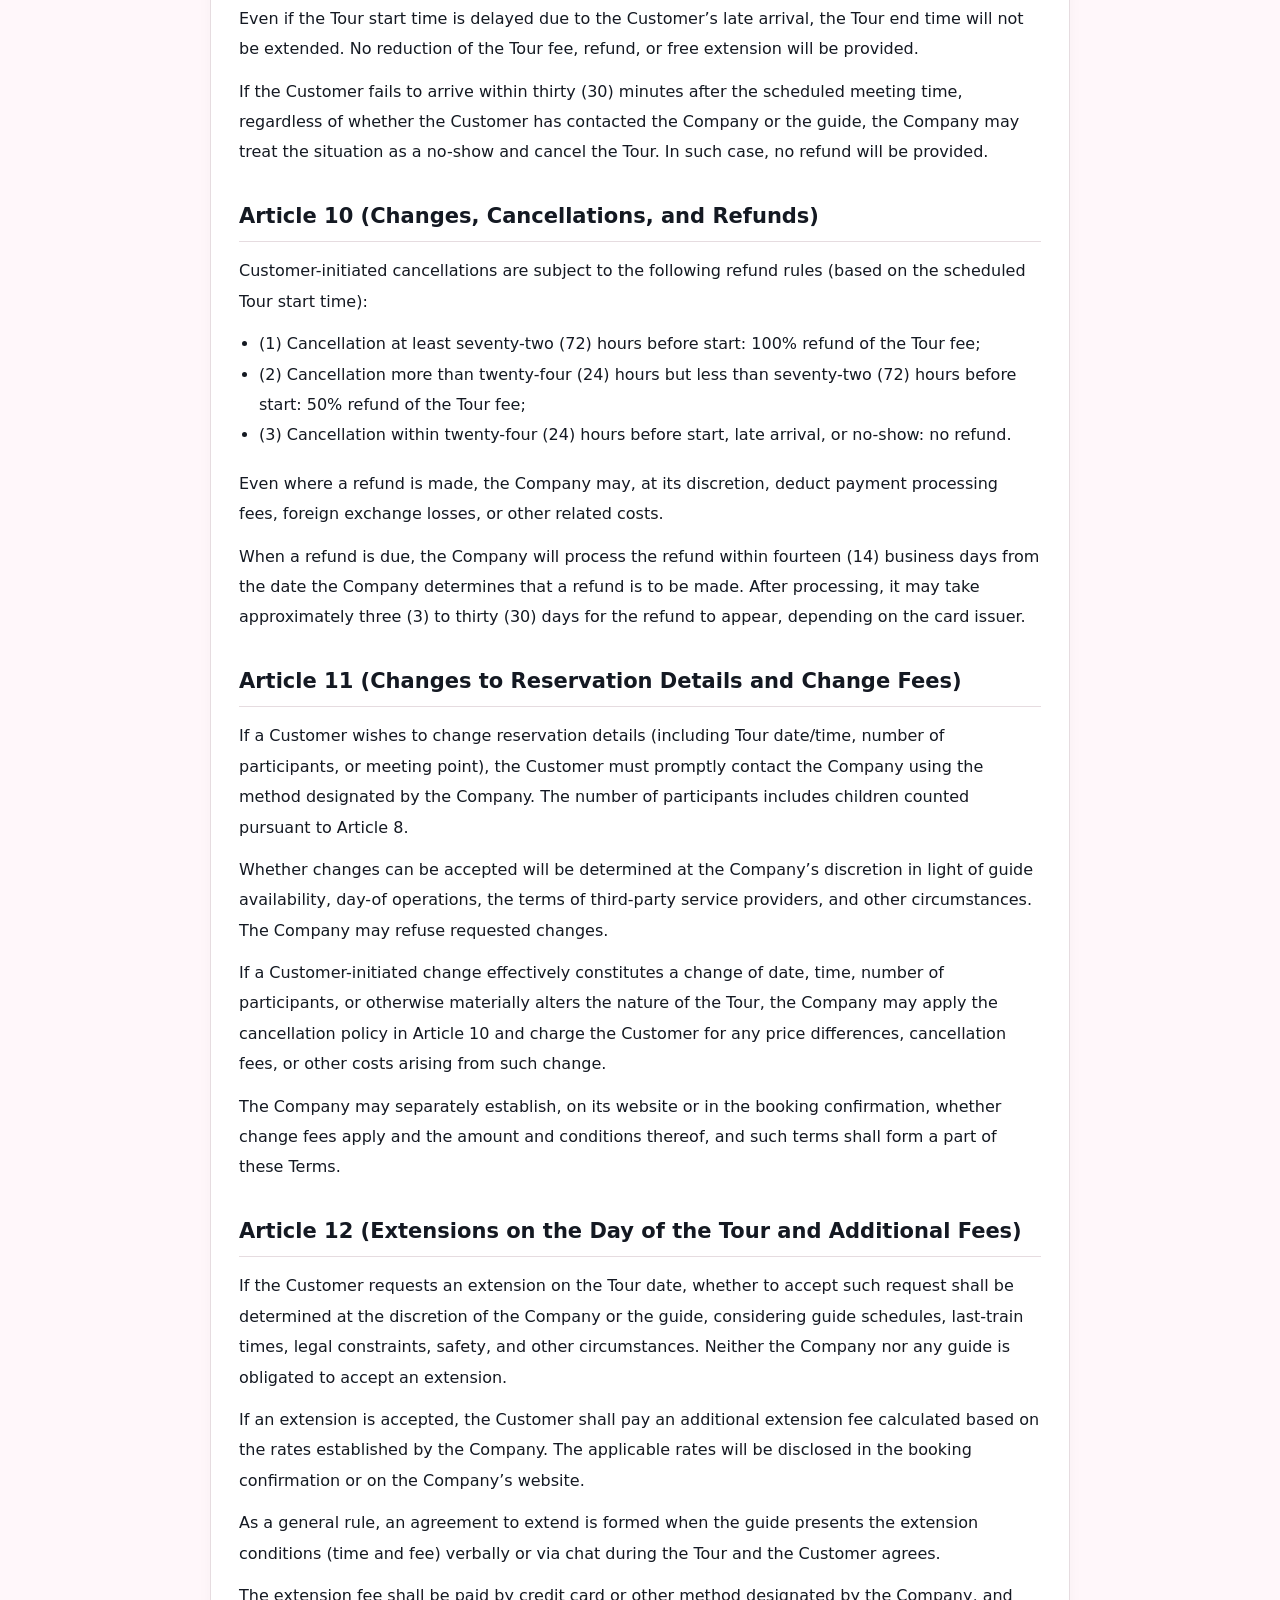
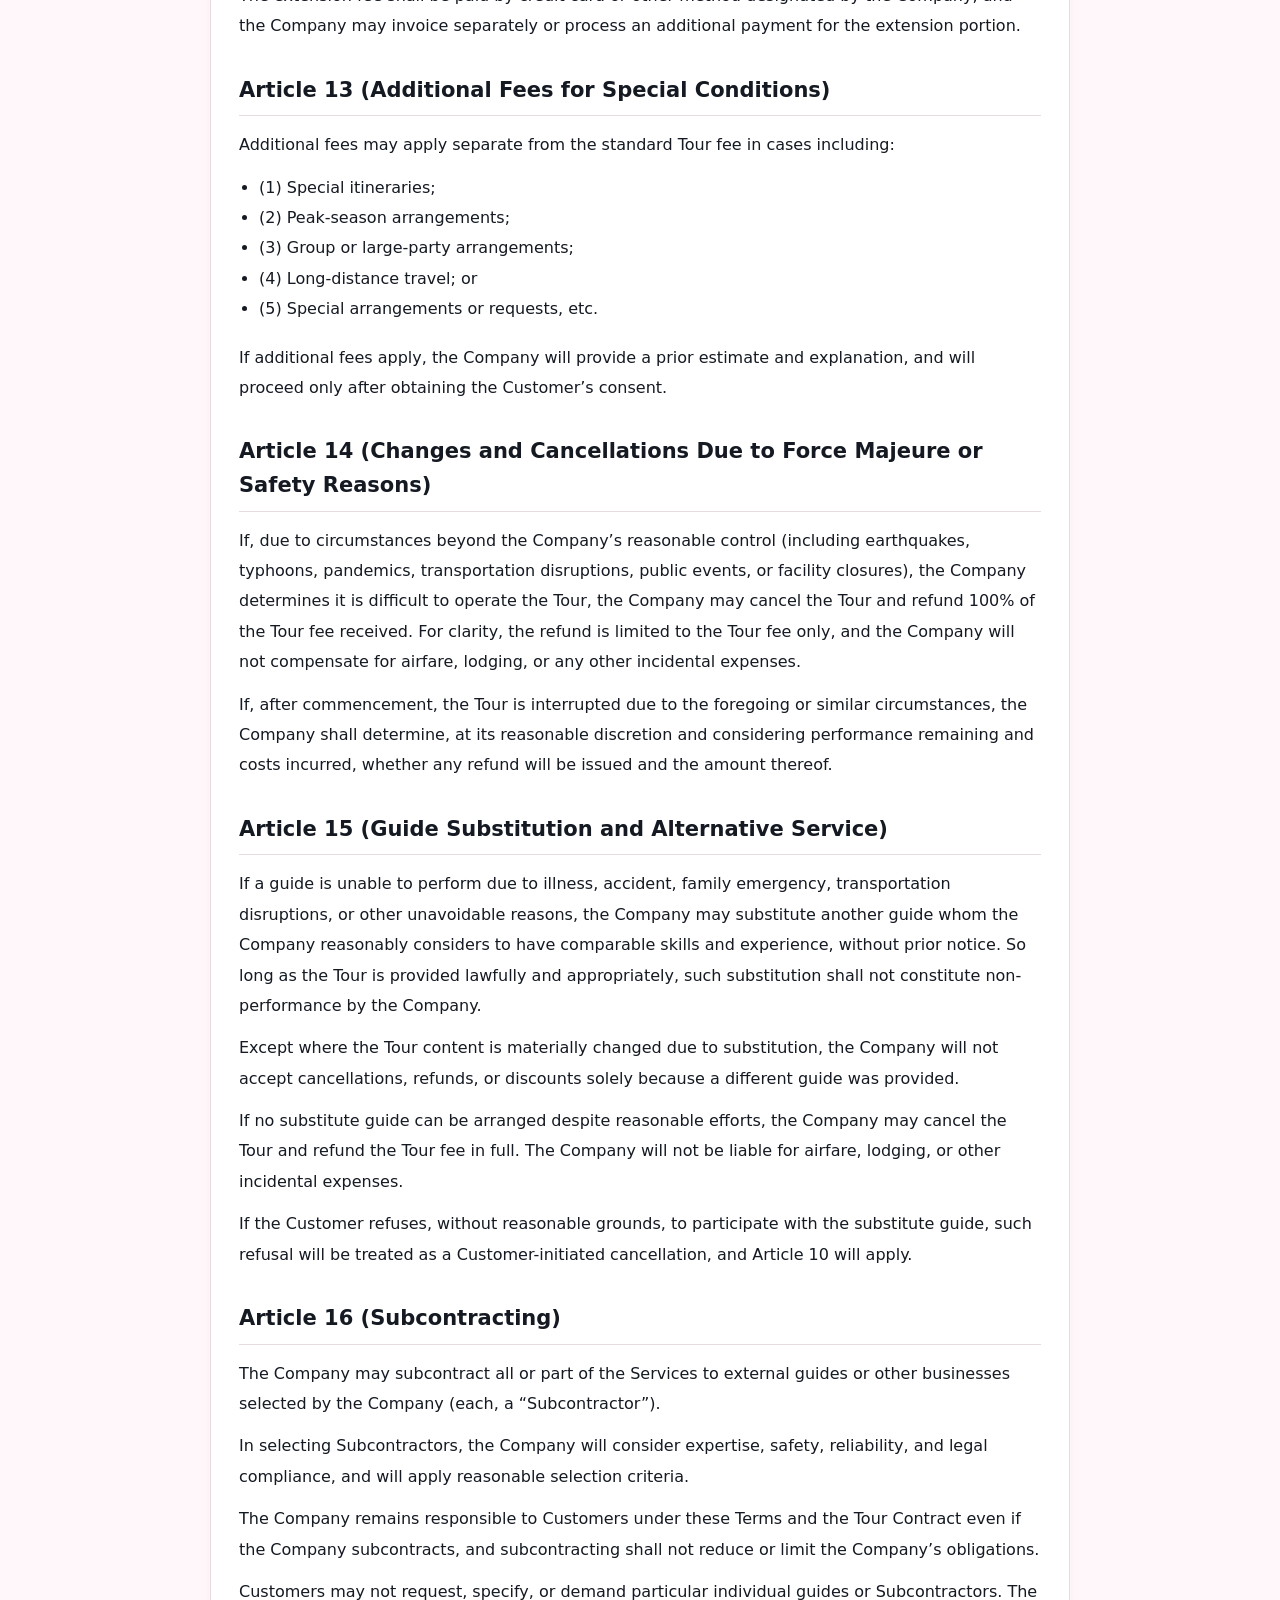
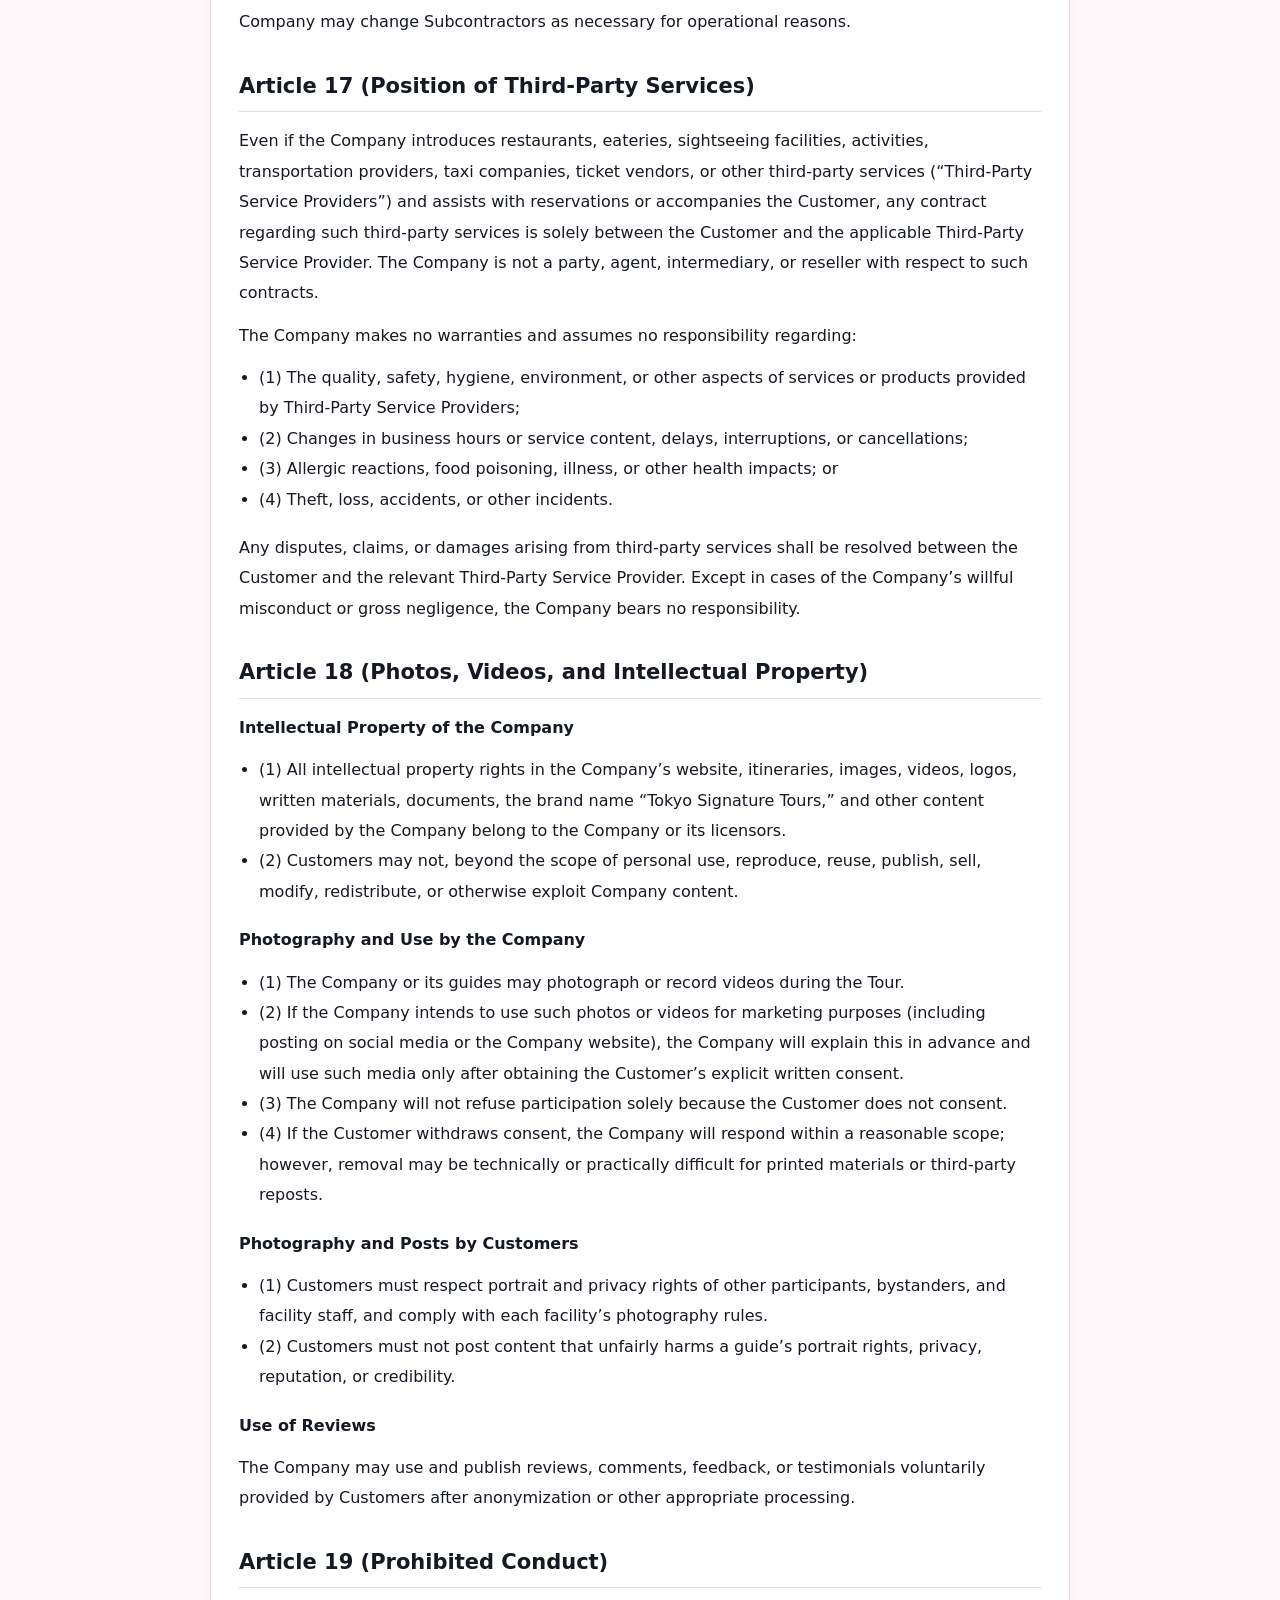
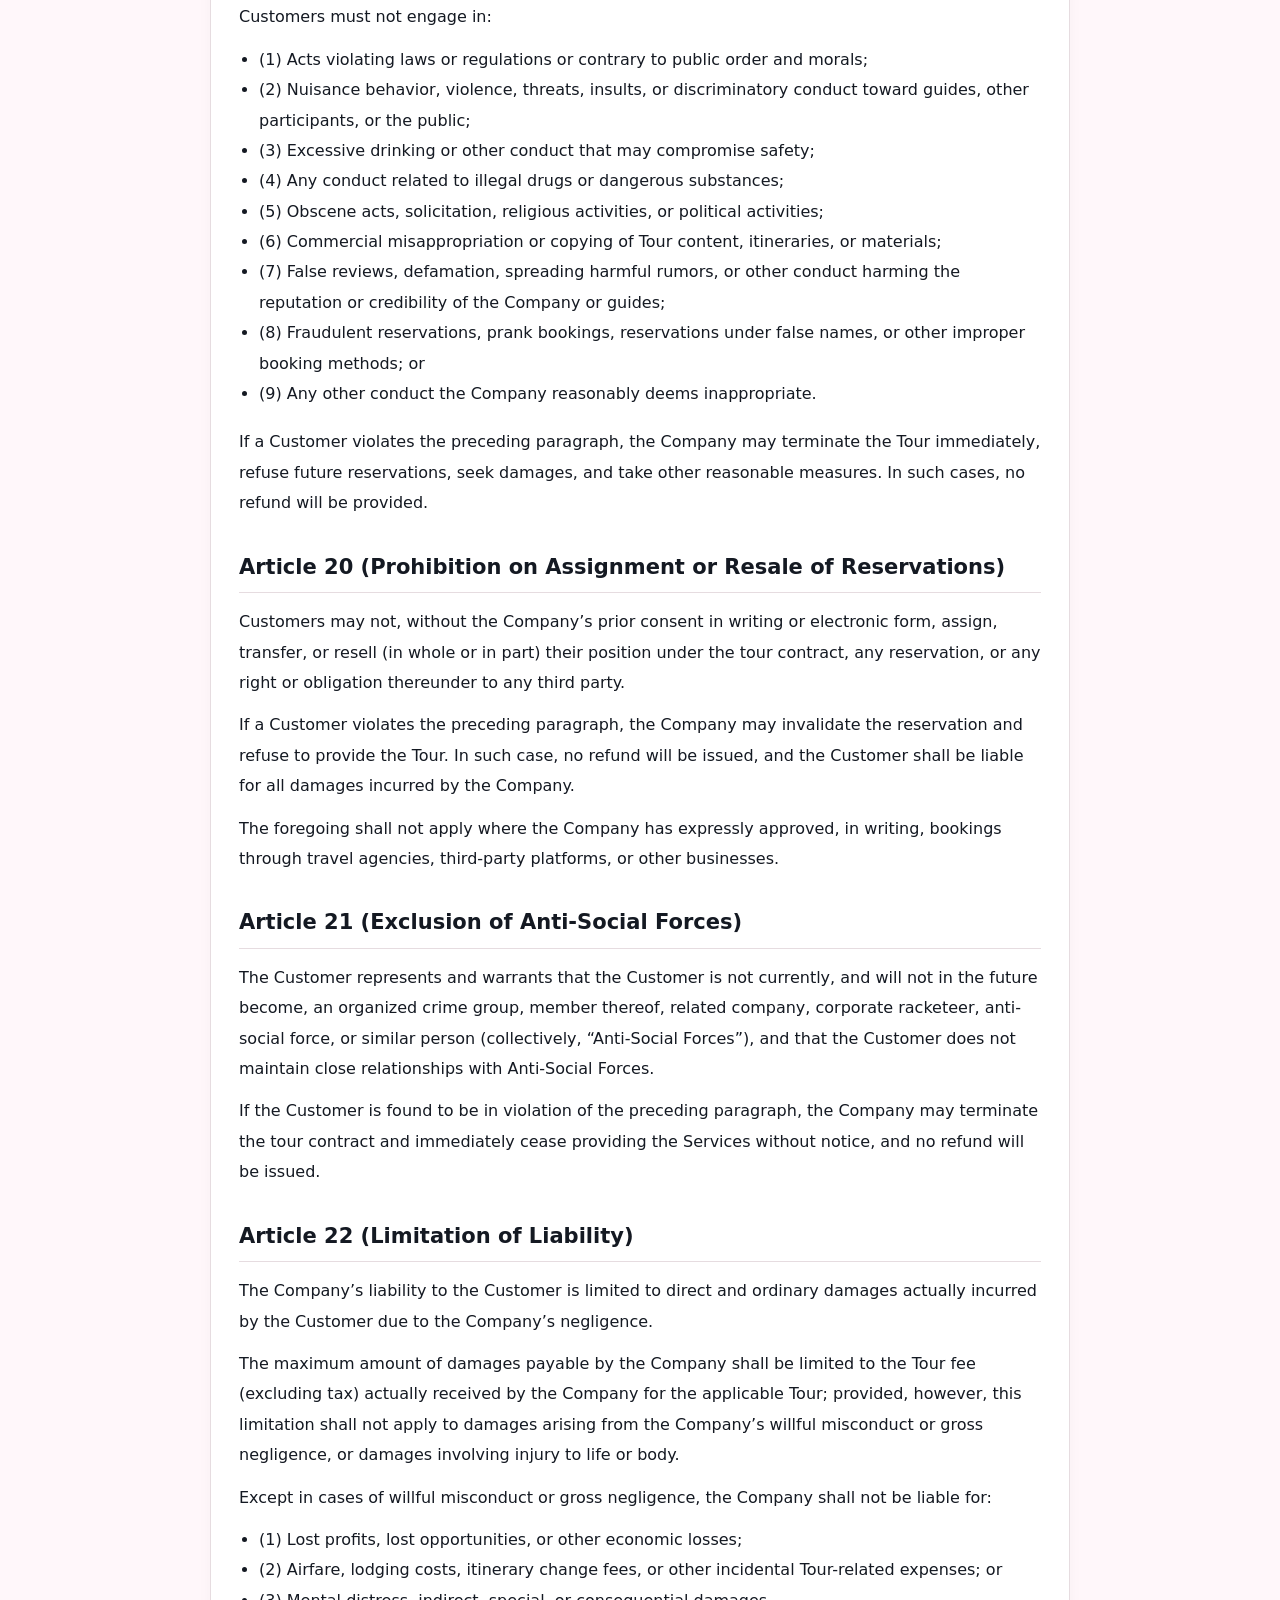
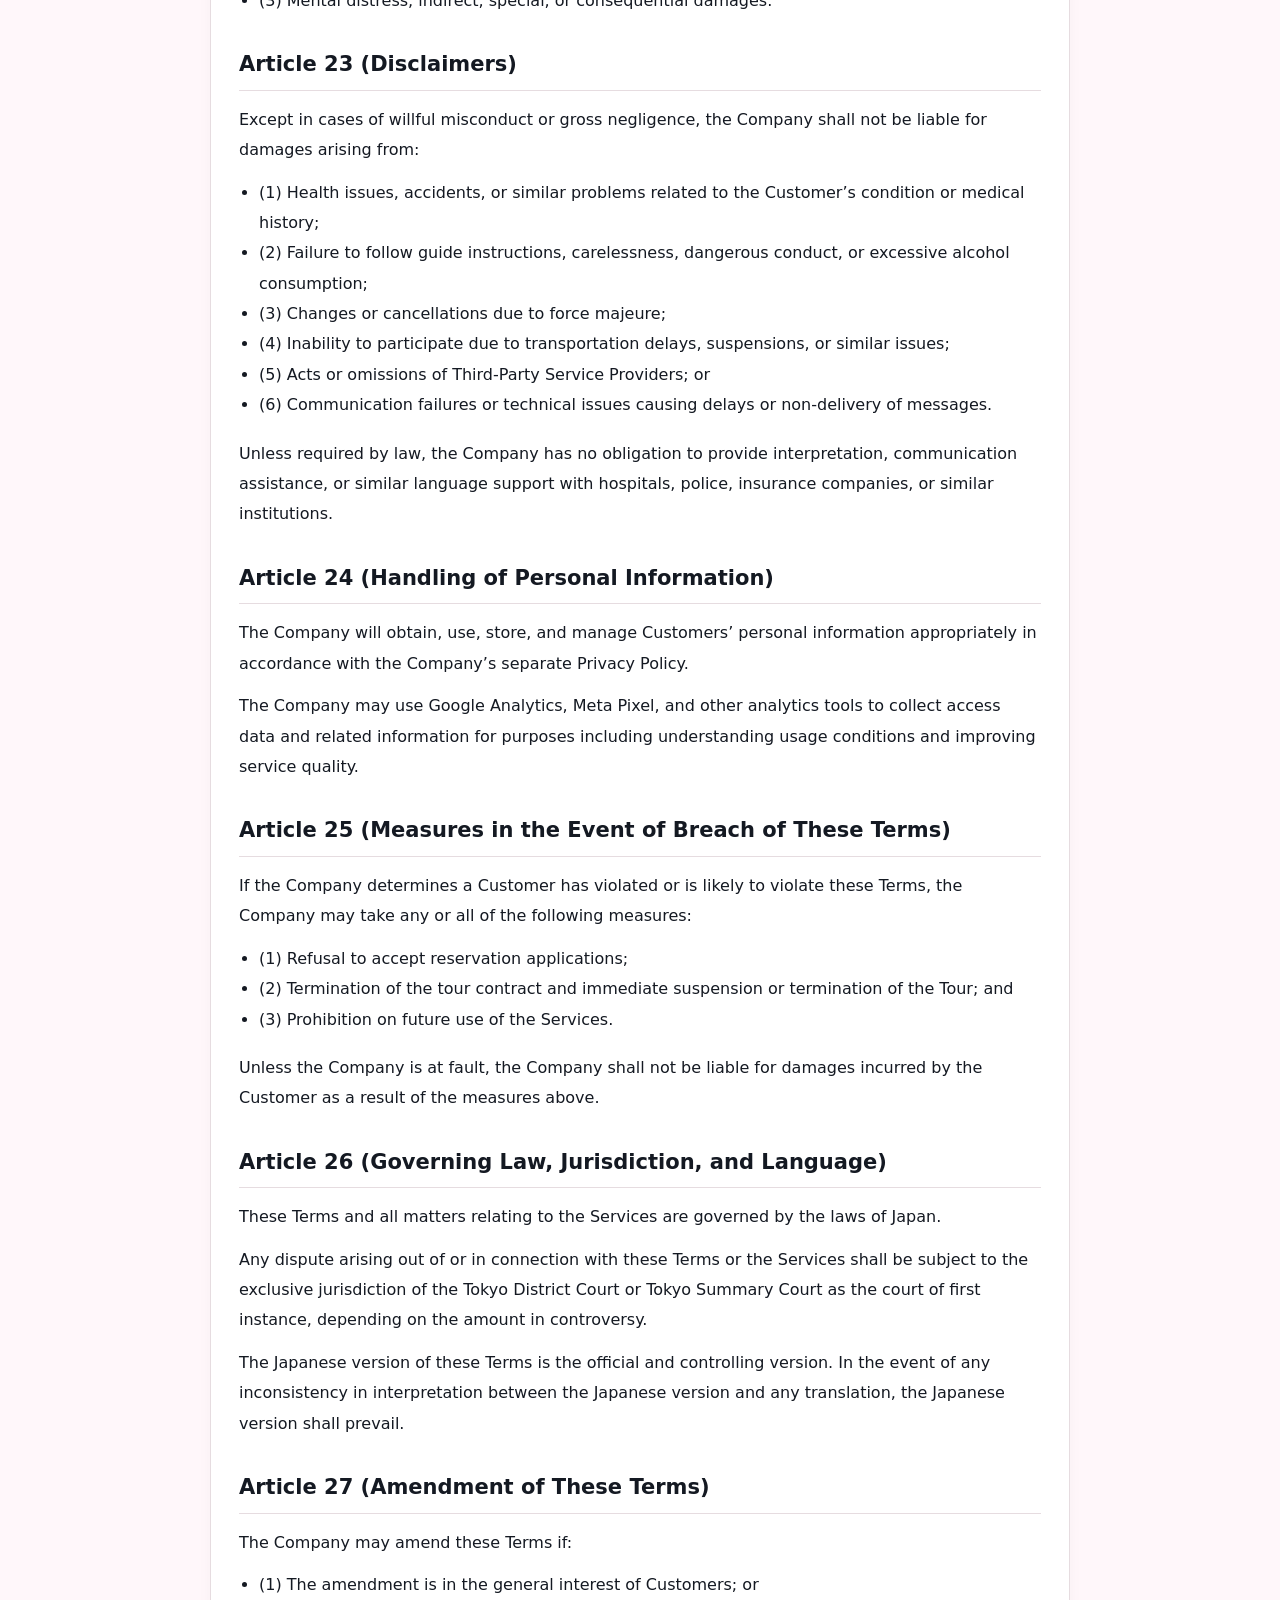
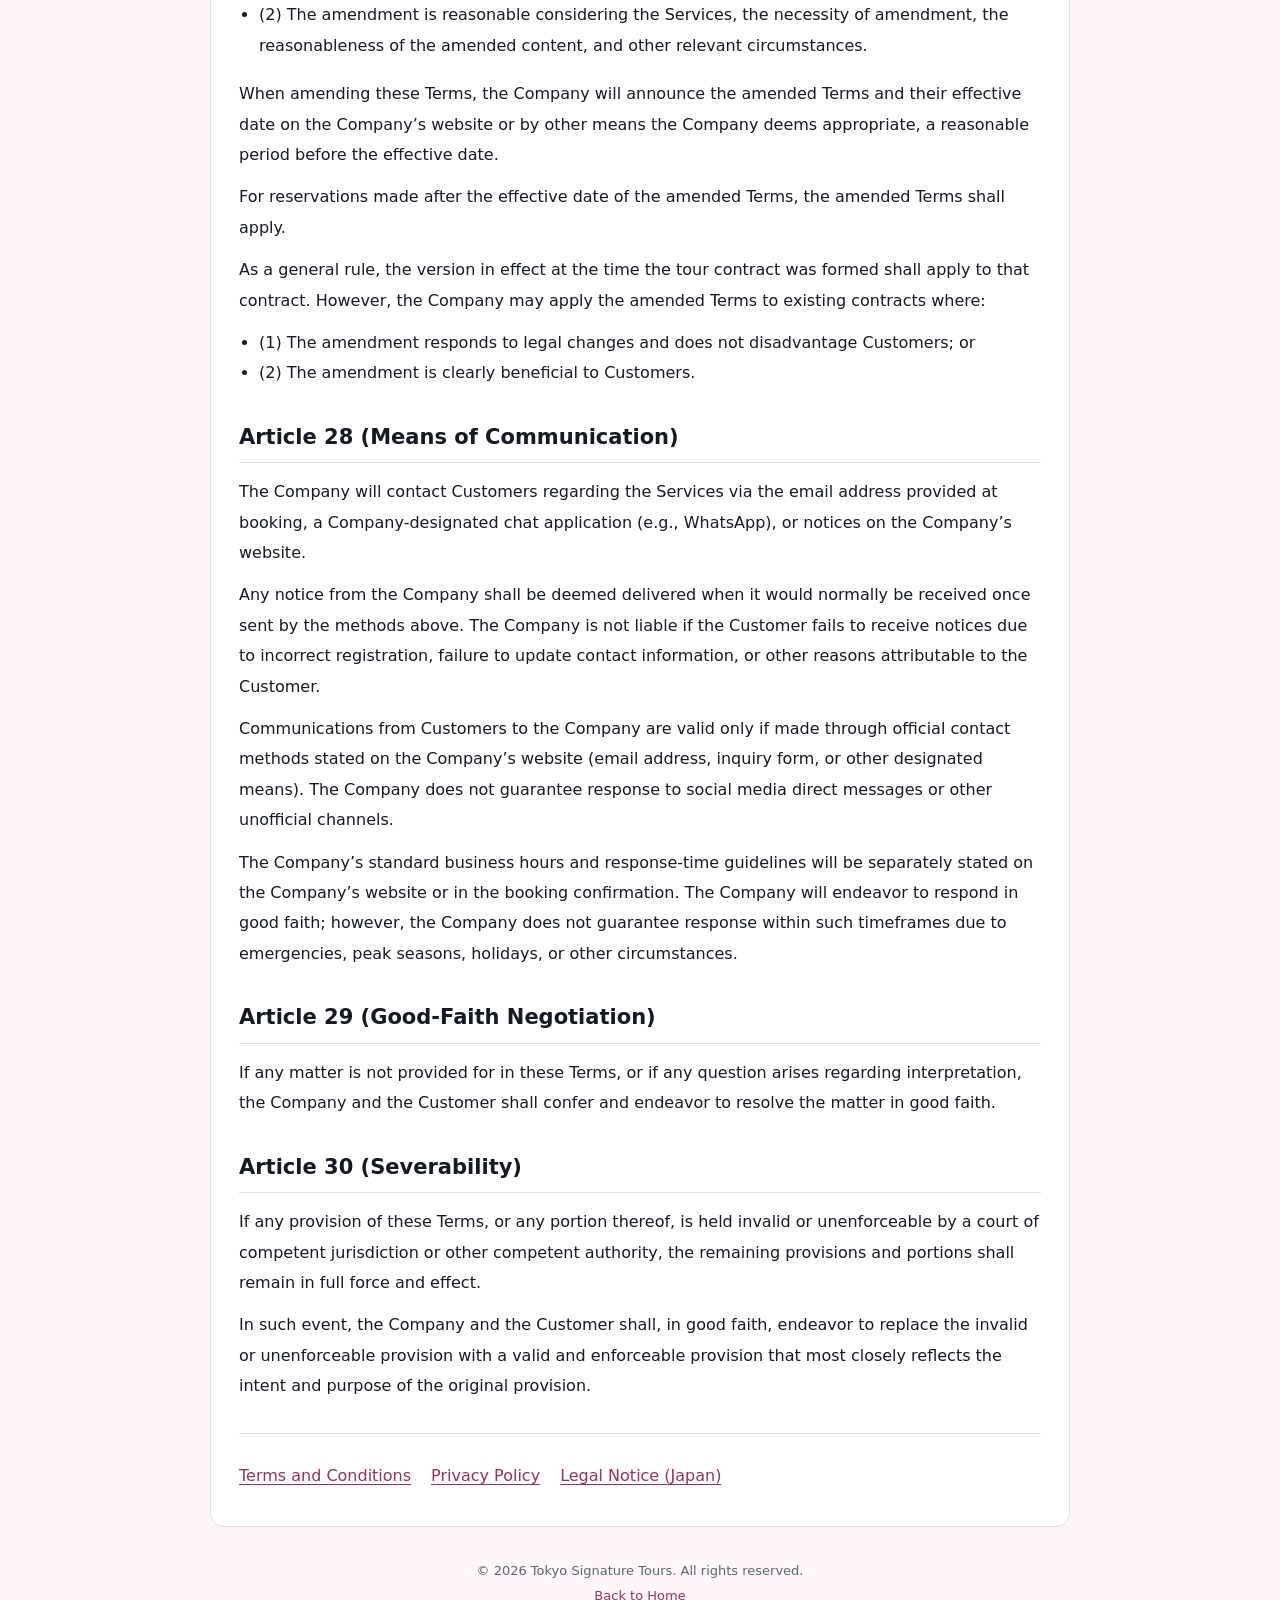
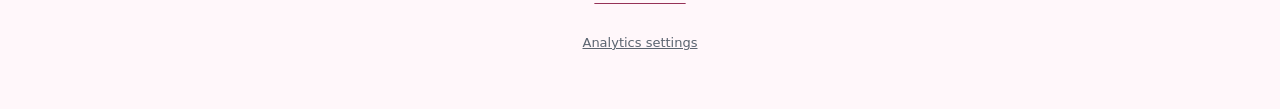
<file: terms.html>
<!DOCTYPE html>
<html lang="en">
<head>
  <meta charset="utf-8" />
<script src="/assets/consent.js?v=20261119-legal-ja" defer></script>
  <meta name="viewport" content="width=device-width, initial-scale=1, viewport-fit=cover" />
  <title>Terms and Conditions | Tokyo Signature Tours</title>
<link rel="canonical" href="https://tokyosignaturetours.com/terms.html" />
<link rel="alternate" hreflang="en" href="https://tokyosignaturetours.com/terms.html" />
<link rel="alternate" hreflang="ja" href="https://tokyosignaturetours.com/terms-ja.html" />
<link rel="icon" type="image/png" sizes="512x512" href="/favicon.png" />
<meta property="og:title" content="Terms and Conditions | Tokyo Signature Tours" />
<meta property="og:description" content="Terms and Conditions for Tokyo Signature Tours private guided experiences in Tokyo, Japan." />
<meta property="og:type" content="website" />
<meta property="og:url" content="https://tokyosignaturetours.com/terms.html" />
<meta property="og:site_name" content="Tokyo Signature Tours" />
<meta property="og:locale" content="en_US" />
<meta property="og:locale:alternate" content="ja_JP" />
<meta property="og:image" content="https://tokyosignaturetours.com/tokyo-signature-tours-og-image.jpg" />
<meta property="og:image:type" content="image/jpeg" />
<meta property="og:image:width" content="1200" />
<meta property="og:image:height" content="630" />
<meta property="og:image:alt" content="Tokyo Signature Tours title over cherry blossoms, a red pagoda and a snow-capped mountain" />
<meta name="twitter:card" content="summary_large_image" />
<meta name="twitter:title" content="Terms and Conditions | Tokyo Signature Tours" />
<meta name="twitter:description" content="Terms and Conditions for Tokyo Signature Tours private guided experiences in Tokyo, Japan." />
<meta name="twitter:image" content="https://tokyosignaturetours.com/tokyo-signature-tours-og-image.jpg" />
<meta name="twitter:image:alt" content="Tokyo Signature Tours title over cherry blossoms, a red pagoda and a snow-capped mountain" />
  <meta name="description" content="Terms and Conditions for Tokyo Signature Tours private guided experiences in Tokyo, Japan." />


  <style>
    :root{
      --bg:#fff7fa;
      --panel:#ffffff;
      --text:#141922;
      --muted:#5b6470;
      --line:rgba(0,0,0,.06);
      --accent:#e85b8c;
    }

    body{
      margin:0;
      font-family:system-ui,-apple-system,Segoe UI,Roboto,Helvetica,Arial,sans-serif;
      background:var(--bg);
      color:var(--text);
      line-height:1.75;
      padding-bottom:60px;
    }

    header{
      background:#ffffffdd;
      backdrop-filter:blur(8px);
      padding:14px 0;
      border-bottom:1px solid var(--line);
      position:sticky;
      top:0;
      z-index:10;
    }

    .container{
      max-width:900px;
      margin:0 auto;
      padding:0 20px;
    }

    h1{
      font-size:28px;
      margin:20px 0 10px;
    }

    h2{
      font-size:20px;
      margin:28px 0 10px;
      padding-bottom:6px;
      border-bottom:1px solid var(--line);
    }

    p, li{
      font-size:15px;
      color:var(--text);
    }

    article{
      background:var(--panel);
      border-radius:14px;
      padding:24px 20px;
      margin-top:20px;
      box-shadow:0 4px 16px rgba(0,0,0,.05);
      border:1px solid var(--line);
    }

    ul{
      padding-left:20px;
      margin:8px 0 18px;
    }

    footer{
      text-align:center;
      margin-top:40px;
      font-size:13px;
      color:var(--muted);
    }

    a{
      color:var(--accent);
      text-decoration:none;
    }

    a:hover{
      text-decoration:underline;
    }
  </style>
<script type="application/ld+json">
{
  "@context": "https://schema.org",
  "@graph": [
    {
      "@type": "WebPage",
      "@id": "https://tokyosignaturetours.com/terms.html#webpage",
      "url": "https://tokyosignaturetours.com/terms.html",
      "name": "Terms and Conditions | Tokyo Signature Tours",
      "description": "Terms and Conditions for Tokyo Signature Tours private guided experiences in Tokyo, Japan.",
      "inLanguage": "en",
      "isPartOf": {
        "@id": "https://tokyosignaturetours.com/#website"
      },
      "about": {
        "@id": "https://tokyosignaturetours.com/#organization"
      },
      "dateModified": "2026-11-19"
    }
  ]
}
</script>
<link rel="stylesheet" href="/assets/consent.css?v=20261119-consent" />
<link rel="stylesheet" href="/assets/legal-documents.css?v=20261119-ja" />
</head>

<body class="legal-page">

<header>
  <div class="container">
    <strong>Tokyo Signature Tours — Terms and Conditions</strong>
  </div>
</header>

<div class="container">
  <main id="main">
  <article>
<nav class="legal-language-nav" aria-label="Document language"><a href="/terms.html" lang="en" hreflang="en" aria-current="page">English</a><a href="/terms-ja.html" lang="ja" hreflang="ja">日本語（正文）</a></nav>

    <h1>Terms and Conditions</h1>
<p class="legal-updated">Page updated: November 19, 2026</p>
    <p><strong>Effective Date: December 15, 2025</strong></p>

    <h2>Article 1 (Purpose and Application of These Terms)</h2>
    <p>These Terms and Conditions (the “Terms”) set forth the conditions governing the use of the guided sightseeing services with an accompanying guide and related concierge services (collectively, the “Services”) provided by Tokyo Signature Tours (the “Company”).</p>
    <p>These Terms apply to all customers who use the Services (“Customers”).</p>
    <p>A Customer is deemed to have agreed to these Terms when the Customer submits a reservation application for the Services or otherwise begins using the Services. These Terms constitute a part of the tour contract between the Company and the Customer. Customers who do not agree to these Terms may not use the Services.</p>
    <p>If these Terms conflict with any booking confirmation, notices, safety instructions, or other individual conditions presented by the Company in connection with the Services, such individual conditions shall prevail.</p>

    <h2>Article 2 (Description of the Services and Distinction from Travel Agency Business)</h2>
    <p>The Company provides the following services (collectively, the “Tours”):</p>
    <ul>
      <li>(1) Guided sightseeing services with an accompanying guide;</li>
      <li>(2) Itinerary proposals and provision of sightseeing information tailored to Customer preferences;</li>
      <li>(3) Advice and assistance regarding restaurants, sightseeing facilities, and similar reservations; and</li>
      <li>(4) Other concierge services intended to enhance the Customer’s sightseeing experience.</li>
    </ul>
    <p>The Company is not a travel agency and does not provide any travel contracts under the Japanese Travel Agency Act, including arranged tour contracts or custom-organized tour contracts.</p>
    <p>The Company does not conduct reservations or payments for, custody or advance of funds for, or collection of fees on behalf of Customers in connection with accommodations, transportation, sightseeing facilities, restaurants, or any other services. Even where the Company assists with a reservation for third-party services, the relevant contract is solely between the Customer and the applicable third-party service provider, and the Company shall not be a party to such contract.</p>
    <p>If a guide holds a professional qualification (e.g., national licensed interpreter-guide, regional interpreter-guide, or no qualification), the type of qualification will be disclosed in advance. The Company will not make any false or misleading statements regarding the existence or type of such qualifications.</p>

    <h2>Article 3 (Formation of Contract)</h2>
    <p>A tour contract is formed when the Customer makes a reservation using the method designated by the Company and the Company sends the Customer a booking confirmation by email or other method designated by the Company.</p>
    <p>Even after a tour contract is formed, if payment is not confirmed by the payment deadline specified by the Company, the reservation shall be automatically canceled.</p>
    <p>The Company may refuse a reservation application if:</p>
    <ul>
      <li>(1) The Customer is found to have provided false information;</li>
      <li>(2) The Company reasonably determines that it would be difficult to ensure the guide’s safety or to properly perform the Services; or</li>
      <li>(3) The Customer has previously violated these Terms or engaged in nuisance behavior.</li>
    </ul>

    <h2>Article 4 (Conditions of Use, Age, and Health)</h2>
    <p>As a general rule, only persons eighteen (18) years of age or older may make a reservation for the Services. If a person under eighteen (18) participates in a Tour, a parent or guardian at least twenty (20) years of age must accompany such minor, and such parent or guardian shall bear all responsibility for the minor’s safety management and all other responsibilities.</p>
    <p>Tours typically include approximately 3–10 kilometers of walking, climbing and descending stairs, waiting in crowded areas, and coping with temperature differences and weather conditions.</p>
    <p>If the Customer has any chronic condition, medical history, pregnancy, or other concerns regarding health or physical fitness, the Customer shall, at the Customer’s own responsibility, consult a physician in advance and make the final decision regarding participation.</p>
    <p>The Company and its guides are not medical professionals and do not guarantee the Customer’s physical condition, health status, or safety.</p>

    <h2>Article 5 (Participation Requirements: Environment, Allergies, Alcohol, Strollers, etc.)</h2>
    <p><strong>Weather Conditions</strong></p>
    <ul>
      <li>(1) In the event of light rain, Tours will generally be conducted.</li>
      <li>(2) If the Company determines that there are safety concerns due to severe weather warnings, disasters, or other circumstances, the Company may modify or cancel the Tour pursuant to Article 14.</li>
    </ul>

    <p>Customers who have a significantly low tolerance for crowds or congested environments must notify the Company in advance.</p>

    <p><strong>Allergies and Dietary Restrictions</strong></p>
    <ul>
      <li>(1) If the Customer has any allergies, dietary restrictions, or other circumstances requiring special consideration, the Customer must notify the Company in advance. If the Customer fails to do so, the Company does not guarantee accommodation of such needs.</li>
      <li>(2) The Company does not guarantee, and assumes no responsibility for, the safety of any food, beverages, or other items provided by third-party service providers.</li>
    </ul>

    <p><strong>Alcohol Consumption</strong></p>
    <ul>
      <li>(1) Under Japanese law, alcohol consumption is permitted only for persons aged twenty (20) or older.</li>
      <li>(2) If excessive drinking, nuisance behavior, or dangerous conduct is observed, the Company or the guide may immediately terminate the Tour, and no refund will be provided.</li>
    </ul>

    <p><strong>Strollers and Wheelchairs</strong></p>
    <ul>
      <li>(1) Due to terrain, stairs, steps, and crowd conditions, some Tour routes may not be suitable for strollers or wheelchairs.</li>
      <li>(2) If the Customer fails to notify the Company in advance regarding stroller or wheelchair use and, as a result, the itinerary is changed or shortened on the Tour date, no refund will be provided.</li>
    </ul>

    <h2>Article 6 (Payment Method)</h2>
    <p>As a general rule, Tour fees shall be paid in advance by credit card (via Stripe or other payment method designated by the Company).</p>
    <p>The Company does not hold, advance, or collect funds on behalf of Customers. Exchange rates, credit card company fees, and any related charges shall be borne by the Customer. Even where a refund is issued, the refund will be based on the actual amount received by the Company, and foreign exchange losses and payment processing fees may be excluded from the refund.</p>
    <p>A reservation is deemed confirmed upon completion of payment.</p>
    <p>In the event of erroneous or duplicate charges during the payment process, the Company will correct such charges or issue a refund within a reasonable scope.</p>

    <h2>Article 7 (Items Included and Not Included in the Tour Fee)</h2>
    <p>The Tour fee includes, in principle:</p>
    <ul>
      <li>(1) Guided sightseeing services and language support provided by the guide; and</li>
      <li>(2) Pre-tour consultation and itinerary advice.</li>
    </ul>

    <p>The Tour fee does not include, in principle:</p>
    <ul>
      <li>(1) Food and beverages;</li>
      <li>(2) Public transportation, taxis, ride-share, and any other transportation expenses;</li>
      <li>(3) Tickets for sightseeing facilities, activity fees, and other admission or participation fees;</li>
      <li>(4) Lodging expenses, travel insurance, airline tickets, and other travel-related costs; and</li>
      <li>(5) Gratuities (tips), which are voluntary.</li>
    </ul>

    <h2>Article 8 (Age Classification and Treatment of Tour Fees)</h2>
    <p>Unless the Company separately specifies otherwise, participant count and Tour fee treatment shall be determined based on age as follows:</p>
    <ul>
      <li>(1) Ages 0–1: Free of charge and not counted as participants.</li>
      <li>(2) Ages 2–5: Whether and how such participants are counted, and whether any fee applies (e.g., 50% of the adult fee or free), shall be determined on a case-by-case basis at the Company’s discretion, taking into account itinerary content, mobility burden, and the terms of third-party service providers, and shall be set only after disclosure by the Company and Customer consent.</li>
      <li>(3) Ages 6 and above: Treated as adults and counted as participants.</li>
    </ul>
    <p>Age shall be determined based on the participant’s full age on the Tour date.</p>
    <p>Customers must accurately declare participant ages at the time of booking (including dates of birth where children are included). No refunds will be provided even if itinerary changes, reductions, or additional charges arise due to incorrect or incomplete declarations.</p>

    <h2>Article 9 (Day-of Operations, Meeting Point, Tardiness, and No-Show)</h2>
    <p>The meeting place and meeting time shall be as set forth in the booking confirmation. Unless otherwise specified, times shall be based on Japan Standard Time (JST).</p>
    <p>Even if the Tour start time is delayed due to the Customer’s late arrival, the Tour end time will not be extended. No reduction of the Tour fee, refund, or free extension will be provided.</p>
    <p>If the Customer fails to arrive within thirty (30) minutes after the scheduled meeting time, regardless of whether the Customer has contacted the Company or the guide, the Company may treat the situation as a no-show and cancel the Tour. In such case, no refund will be provided.</p>

    <h2>Article 10 (Changes, Cancellations, and Refunds)</h2>
    <p>Customer-initiated cancellations are subject to the following refund rules (based on the scheduled Tour start time):</p>
    <ul>
      <li>(1) Cancellation at least seventy-two (72) hours before start: 100% refund of the Tour fee;</li>
      <li>(2) Cancellation more than twenty-four (24) hours but less than seventy-two (72) hours before start: 50% refund of the Tour fee;</li>
      <li>(3) Cancellation within twenty-four (24) hours before start, late arrival, or no-show: no refund.</li>
    </ul>
    <p>Even where a refund is made, the Company may, at its discretion, deduct payment processing fees, foreign exchange losses, or other related costs.</p>
    <p>When a refund is due, the Company will process the refund within fourteen (14) business days from the date the Company determines that a refund is to be made. After processing, it may take approximately three (3) to thirty (30) days for the refund to appear, depending on the card issuer.</p>

    <h2>Article 11 (Changes to Reservation Details and Change Fees)</h2>
    <p>If a Customer wishes to change reservation details (including Tour date/time, number of participants, or meeting point), the Customer must promptly contact the Company using the method designated by the Company. The number of participants includes children counted pursuant to Article 8.</p>
    <p>Whether changes can be accepted will be determined at the Company’s discretion in light of guide availability, day-of operations, the terms of third-party service providers, and other circumstances. The Company may refuse requested changes.</p>
    <p>If a Customer-initiated change effectively constitutes a change of date, time, number of participants, or otherwise materially alters the nature of the Tour, the Company may apply the cancellation policy in Article 10 and charge the Customer for any price differences, cancellation fees, or other costs arising from such change.</p>
    <p>The Company may separately establish, on its website or in the booking confirmation, whether change fees apply and the amount and conditions thereof, and such terms shall form a part of these Terms.</p>

    <h2>Article 12 (Extensions on the Day of the Tour and Additional Fees)</h2>
    <p>If the Customer requests an extension on the Tour date, whether to accept such request shall be determined at the discretion of the Company or the guide, considering guide schedules, last-train times, legal constraints, safety, and other circumstances. Neither the Company nor any guide is obligated to accept an extension.</p>
    <p>If an extension is accepted, the Customer shall pay an additional extension fee calculated based on the rates established by the Company. The applicable rates will be disclosed in the booking confirmation or on the Company’s website.</p>
    <p>As a general rule, an agreement to extend is formed when the guide presents the extension conditions (time and fee) verbally or via chat during the Tour and the Customer agrees.</p>
    <p>The extension fee shall be paid by credit card or other method designated by the Company, and the Company may invoice separately or process an additional payment for the extension portion.</p>

    <h2>Article 13 (Additional Fees for Special Conditions)</h2>
    <p>Additional fees may apply separate from the standard Tour fee in cases including:</p>
    <ul>
      <li>(1) Special itineraries;</li>
      <li>(2) Peak-season arrangements;</li>
      <li>(3) Group or large-party arrangements;</li>
      <li>(4) Long-distance travel; or</li>
      <li>(5) Special arrangements or requests, etc.</li>
    </ul>
    <p>If additional fees apply, the Company will provide a prior estimate and explanation, and will proceed only after obtaining the Customer’s consent.</p>

    <h2>Article 14 (Changes and Cancellations Due to Force Majeure or Safety Reasons)</h2>
    <p>If, due to circumstances beyond the Company’s reasonable control (including earthquakes, typhoons, pandemics, transportation disruptions, public events, or facility closures), the Company determines it is difficult to operate the Tour, the Company may cancel the Tour and refund 100% of the Tour fee received. For clarity, the refund is limited to the Tour fee only, and the Company will not compensate for airfare, lodging, or any other incidental expenses.</p>
    <p>If, after commencement, the Tour is interrupted due to the foregoing or similar circumstances, the Company shall determine, at its reasonable discretion and considering performance remaining and costs incurred, whether any refund will be issued and the amount thereof.</p>

    <h2>Article 15 (Guide Substitution and Alternative Service)</h2>
    <p>If a guide is unable to perform due to illness, accident, family emergency, transportation disruptions, or other unavoidable reasons, the Company may substitute another guide whom the Company reasonably considers to have comparable skills and experience, without prior notice. So long as the Tour is provided lawfully and appropriately, such substitution shall not constitute non-performance by the Company.</p>
    <p>Except where the Tour content is materially changed due to substitution, the Company will not accept cancellations, refunds, or discounts solely because a different guide was provided.</p>
    <p>If no substitute guide can be arranged despite reasonable efforts, the Company may cancel the Tour and refund the Tour fee in full. The Company will not be liable for airfare, lodging, or other incidental expenses.</p>
    <p>If the Customer refuses, without reasonable grounds, to participate with the substitute guide, such refusal will be treated as a Customer-initiated cancellation, and Article 10 will apply.</p>

    <h2>Article 16 (Subcontracting)</h2>
    <p>The Company may subcontract all or part of the Services to external guides or other businesses selected by the Company (each, a “Subcontractor”).</p>
    <p>In selecting Subcontractors, the Company will consider expertise, safety, reliability, and legal compliance, and will apply reasonable selection criteria.</p>
    <p>The Company remains responsible to Customers under these Terms and the Tour Contract even if the Company subcontracts, and subcontracting shall not reduce or limit the Company’s obligations.</p>
    <p>Customers may not request, specify, or demand particular individual guides or Subcontractors. The Company may change Subcontractors as necessary for operational reasons.</p>

    <h2>Article 17 (Position of Third-Party Services)</h2>
    <p>Even if the Company introduces restaurants, eateries, sightseeing facilities, activities, transportation providers, taxi companies, ticket vendors, or other third-party services (“Third-Party Service Providers”) and assists with reservations or accompanies the Customer, any contract regarding such third-party services is solely between the Customer and the applicable Third-Party Service Provider. The Company is not a party, agent, intermediary, or reseller with respect to such contracts.</p>
    <p>The Company makes no warranties and assumes no responsibility regarding:</p>
    <ul>
      <li>(1) The quality, safety, hygiene, environment, or other aspects of services or products provided by Third-Party Service Providers;</li>
      <li>(2) Changes in business hours or service content, delays, interruptions, or cancellations;</li>
      <li>(3) Allergic reactions, food poisoning, illness, or other health impacts; or</li>
      <li>(4) Theft, loss, accidents, or other incidents.</li>
    </ul>
    <p>Any disputes, claims, or damages arising from third-party services shall be resolved between the Customer and the relevant Third-Party Service Provider. Except in cases of the Company’s willful misconduct or gross negligence, the Company bears no responsibility.</p>

    <h2>Article 18 (Photos, Videos, and Intellectual Property)</h2>
    <p><strong>Intellectual Property of the Company</strong></p>
    <ul>
      <li>(1) All intellectual property rights in the Company’s website, itineraries, images, videos, logos, written materials, documents, the brand name “Tokyo Signature Tours,” and other content provided by the Company belong to the Company or its licensors.</li>
      <li>(2) Customers may not, beyond the scope of personal use, reproduce, reuse, publish, sell, modify, redistribute, or otherwise exploit Company content.</li>
    </ul>

    <p><strong>Photography and Use by the Company</strong></p>
    <ul>
      <li>(1) The Company or its guides may photograph or record videos during the Tour.</li>
      <li>(2) If the Company intends to use such photos or videos for marketing purposes (including posting on social media or the Company website), the Company will explain this in advance and will use such media only after obtaining the Customer’s explicit written consent.</li>
      <li>(3) The Company will not refuse participation solely because the Customer does not consent.</li>
      <li>(4) If the Customer withdraws consent, the Company will respond within a reasonable scope; however, removal may be technically or practically difficult for printed materials or third-party reposts.</li>
    </ul>

    <p><strong>Photography and Posts by Customers</strong></p>
    <ul>
      <li>(1) Customers must respect portrait and privacy rights of other participants, bystanders, and facility staff, and comply with each facility’s photography rules.</li>
      <li>(2) Customers must not post content that unfairly harms a guide’s portrait rights, privacy, reputation, or credibility.</li>
    </ul>

    <p><strong>Use of Reviews</strong></p>
    <p>The Company may use and publish reviews, comments, feedback, or testimonials voluntarily provided by Customers after anonymization or other appropriate processing.</p>

    <h2>Article 19 (Prohibited Conduct)</h2>
    <p>Customers must not engage in:</p>
    <ul>
      <li>(1) Acts violating laws or regulations or contrary to public order and morals;</li>
      <li>(2) Nuisance behavior, violence, threats, insults, or discriminatory conduct toward guides, other participants, or the public;</li>
      <li>(3) Excessive drinking or other conduct that may compromise safety;</li>
      <li>(4) Any conduct related to illegal drugs or dangerous substances;</li>
      <li>(5) Obscene acts, solicitation, religious activities, or political activities;</li>
      <li>(6) Commercial misappropriation or copying of Tour content, itineraries, or materials;</li>
      <li>(7) False reviews, defamation, spreading harmful rumors, or other conduct harming the reputation or credibility of the Company or guides;</li>
      <li>(8) Fraudulent reservations, prank bookings, reservations under false names, or other improper booking methods; or</li>
      <li>(9) Any other conduct the Company reasonably deems inappropriate.</li>
    </ul>
    <p>If a Customer violates the preceding paragraph, the Company may terminate the Tour immediately, refuse future reservations, seek damages, and take other reasonable measures. In such cases, no refund will be provided.</p>

    <h2>Article 20 (Prohibition on Assignment or Resale of Reservations)</h2>
    <p>Customers may not, without the Company’s prior consent in writing or electronic form, assign, transfer, or resell (in whole or in part) their position under the tour contract, any reservation, or any right or obligation thereunder to any third party.</p>
    <p>If a Customer violates the preceding paragraph, the Company may invalidate the reservation and refuse to provide the Tour. In such case, no refund will be issued, and the Customer shall be liable for all damages incurred by the Company.</p>
    <p>The foregoing shall not apply where the Company has expressly approved, in writing, bookings through travel agencies, third-party platforms, or other businesses.</p>

    <h2>Article 21 (Exclusion of Anti-Social Forces)</h2>
    <p>The Customer represents and warrants that the Customer is not currently, and will not in the future become, an organized crime group, member thereof, related company, corporate racketeer, anti-social force, or similar person (collectively, “Anti-Social Forces”), and that the Customer does not maintain close relationships with Anti-Social Forces.</p>
    <p>If the Customer is found to be in violation of the preceding paragraph, the Company may terminate the tour contract and immediately cease providing the Services without notice, and no refund will be issued.</p>

    <h2>Article 22 (Limitation of Liability)</h2>
    <p>The Company’s liability to the Customer is limited to direct and ordinary damages actually incurred by the Customer due to the Company’s negligence.</p>
    <p>The maximum amount of damages payable by the Company shall be limited to the Tour fee (excluding tax) actually received by the Company for the applicable Tour; provided, however, this limitation shall not apply to damages arising from the Company’s willful misconduct or gross negligence, or damages involving injury to life or body.</p>
    <p>Except in cases of willful misconduct or gross negligence, the Company shall not be liable for:</p>
    <ul>
      <li>(1) Lost profits, lost opportunities, or other economic losses;</li>
      <li>(2) Airfare, lodging costs, itinerary change fees, or other incidental Tour-related expenses; or</li>
      <li>(3) Mental distress, indirect, special, or consequential damages.</li>
    </ul>

    <h2>Article 23 (Disclaimers)</h2>
    <p>Except in cases of willful misconduct or gross negligence, the Company shall not be liable for damages arising from:</p>
    <ul>
      <li>(1) Health issues, accidents, or similar problems related to the Customer’s condition or medical history;</li>
      <li>(2) Failure to follow guide instructions, carelessness, dangerous conduct, or excessive alcohol consumption;</li>
      <li>(3) Changes or cancellations due to force majeure;</li>
      <li>(4) Inability to participate due to transportation delays, suspensions, or similar issues;</li>
      <li>(5) Acts or omissions of Third-Party Service Providers; or</li>
      <li>(6) Communication failures or technical issues causing delays or non-delivery of messages.</li>
    </ul>
    <p>Unless required by law, the Company has no obligation to provide interpretation, communication assistance, or similar language support with hospitals, police, insurance companies, or similar institutions.</p>

    <h2>Article 24 (Handling of Personal Information)</h2>
    <p>The Company will obtain, use, store, and manage Customers’ personal information appropriately in accordance with the Company’s separate Privacy Policy.</p>
    <p>The Company may use Google Analytics, Meta Pixel, and other analytics tools to collect access data and related information for purposes including understanding usage conditions and improving service quality.</p>

    <h2>Article 25 (Measures in the Event of Breach of These Terms)</h2>
    <p>If the Company determines a Customer has violated or is likely to violate these Terms, the Company may take any or all of the following measures:</p>
    <ul>
      <li>(1) Refusal to accept reservation applications;</li>
      <li>(2) Termination of the tour contract and immediate suspension or termination of the Tour; and</li>
      <li>(3) Prohibition on future use of the Services.</li>
    </ul>
    <p>Unless the Company is at fault, the Company shall not be liable for damages incurred by the Customer as a result of the measures above.</p>

    <h2>Article 26 (Governing Law, Jurisdiction, and Language)</h2>
    <p>These Terms and all matters relating to the Services are governed by the laws of Japan.</p>
    <p>Any dispute arising out of or in connection with these Terms or the Services shall be subject to the exclusive jurisdiction of the Tokyo District Court or Tokyo Summary Court as the court of first instance, depending on the amount in controversy.</p>
    <p>The Japanese version of these Terms is the official and controlling version. In the event of any inconsistency in interpretation between the Japanese version and any translation, the Japanese version shall prevail.</p>

    <h2>Article 27 (Amendment of These Terms)</h2>
    <p>The Company may amend these Terms if:</p>
    <ul>
      <li>(1) The amendment is in the general interest of Customers; or</li>
      <li>(2) The amendment is reasonable considering the Services, the necessity of amendment, the reasonableness of the amended content, and other relevant circumstances.</li>
    </ul>
    <p>When amending these Terms, the Company will announce the amended Terms and their effective date on the Company’s website or by other means the Company deems appropriate, a reasonable period before the effective date.</p>
    <p>For reservations made after the effective date of the amended Terms, the amended Terms shall apply.</p>
    <p>As a general rule, the version in effect at the time the tour contract was formed shall apply to that contract. However, the Company may apply the amended Terms to existing contracts where:</p>
    <ul>
      <li>(1) The amendment responds to legal changes and does not disadvantage Customers; or</li>
      <li>(2) The amendment is clearly beneficial to Customers.</li>
    </ul>

    <h2>Article 28 (Means of Communication)</h2>
    <p>The Company will contact Customers regarding the Services via the email address provided at booking, a Company-designated chat application (e.g., WhatsApp), or notices on the Company’s website.</p>
    <p>Any notice from the Company shall be deemed delivered when it would normally be received once sent by the methods above. The Company is not liable if the Customer fails to receive notices due to incorrect registration, failure to update contact information, or other reasons attributable to the Customer.</p>
    <p>Communications from Customers to the Company are valid only if made through official contact methods stated on the Company’s website (email address, inquiry form, or other designated means). The Company does not guarantee response to social media direct messages or other unofficial channels.</p>
    <p>The Company’s standard business hours and response-time guidelines will be separately stated on the Company’s website or in the booking confirmation. The Company will endeavor to respond in good faith; however, the Company does not guarantee response within such timeframes due to emergencies, peak seasons, holidays, or other circumstances.</p>

    <h2>Article 29 (Good-Faith Negotiation)</h2>
    <p>If any matter is not provided for in these Terms, or if any question arises regarding interpretation, the Company and the Customer shall confer and endeavor to resolve the matter in good faith.</p>

    <h2>Article 30 (Severability)</h2>
    <p>If any provision of these Terms, or any portion thereof, is held invalid or unenforceable by a court of competent jurisdiction or other competent authority, the remaining provisions and portions shall remain in full force and effect.</p>
    <p>In such event, the Company and the Customer shall, in good faith, endeavor to replace the invalid or unenforceable provision with a valid and enforceable provision that most closely reflects the intent and purpose of the original provision.</p>

  <nav class="legal-document-nav" aria-label="Related documents"><a href="/terms.html">Terms and Conditions</a><a href="/privacy.html">Privacy Policy</a><a href="/legal.html">Legal Notice (Japan)</a></nav>
</article>
  </main>

  <footer>
    © 2026 Tokyo Signature Tours. All rights reserved.
    <br><a href="/index.html">Back to Home</a>
  <div class="tst-consent-settings-row"><button type="button" class="tst-consent-settings" data-tst-consent-settings aria-controls="tst-analytics-dialog" hidden>Analytics settings</button></div>
</footer>

</div>
</body>
</html>
</file>
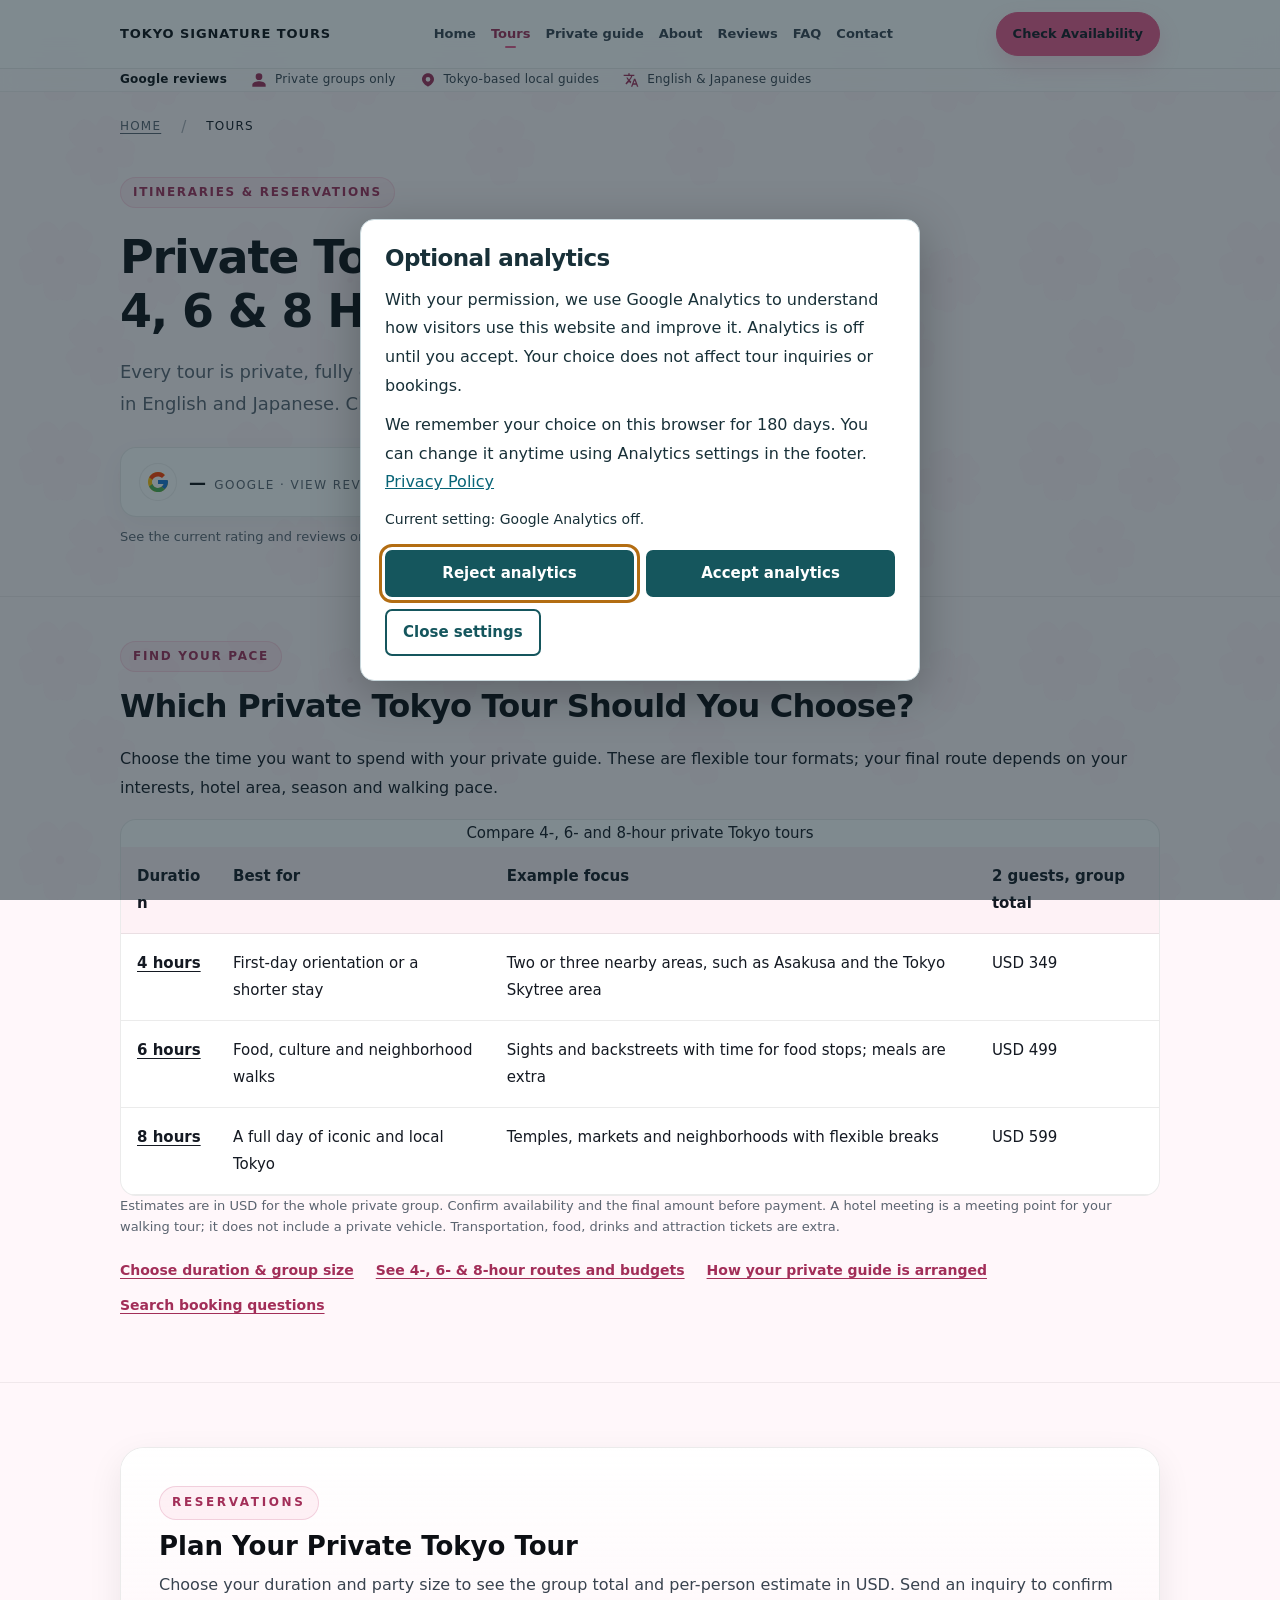
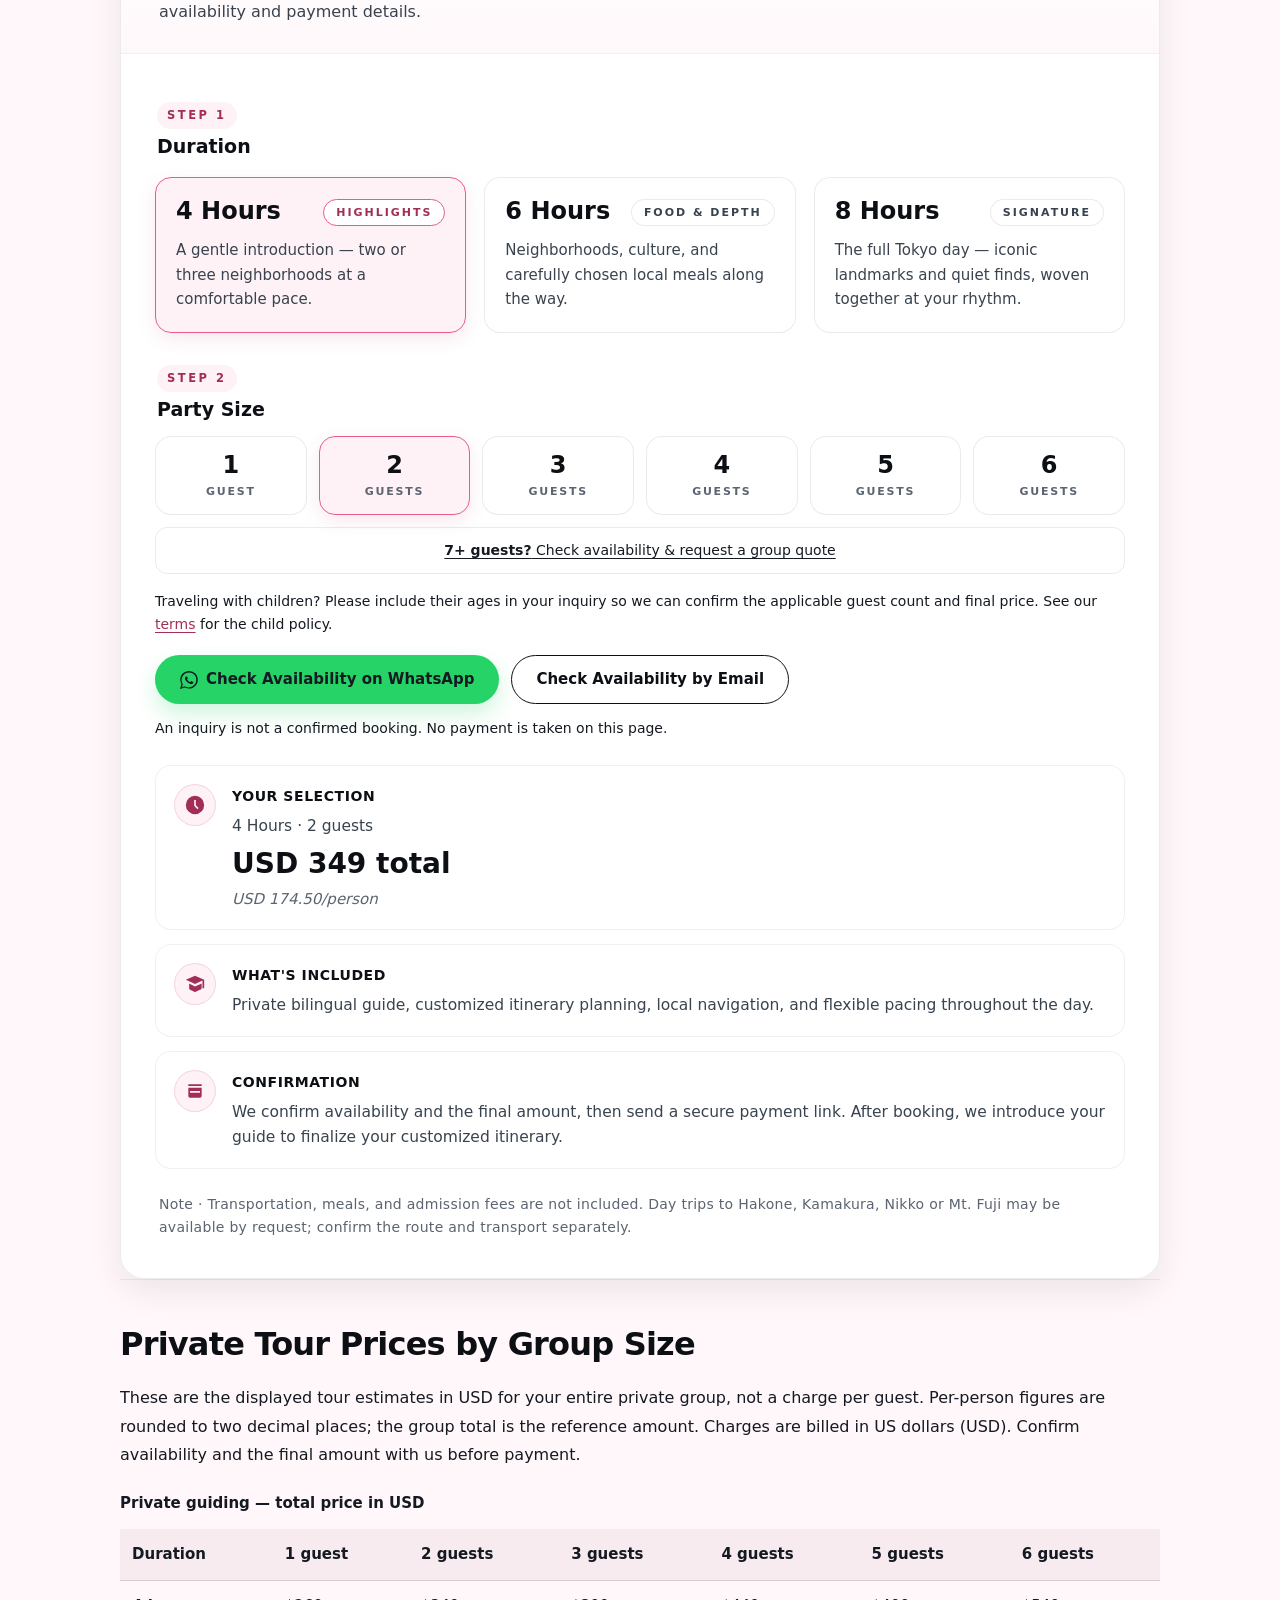
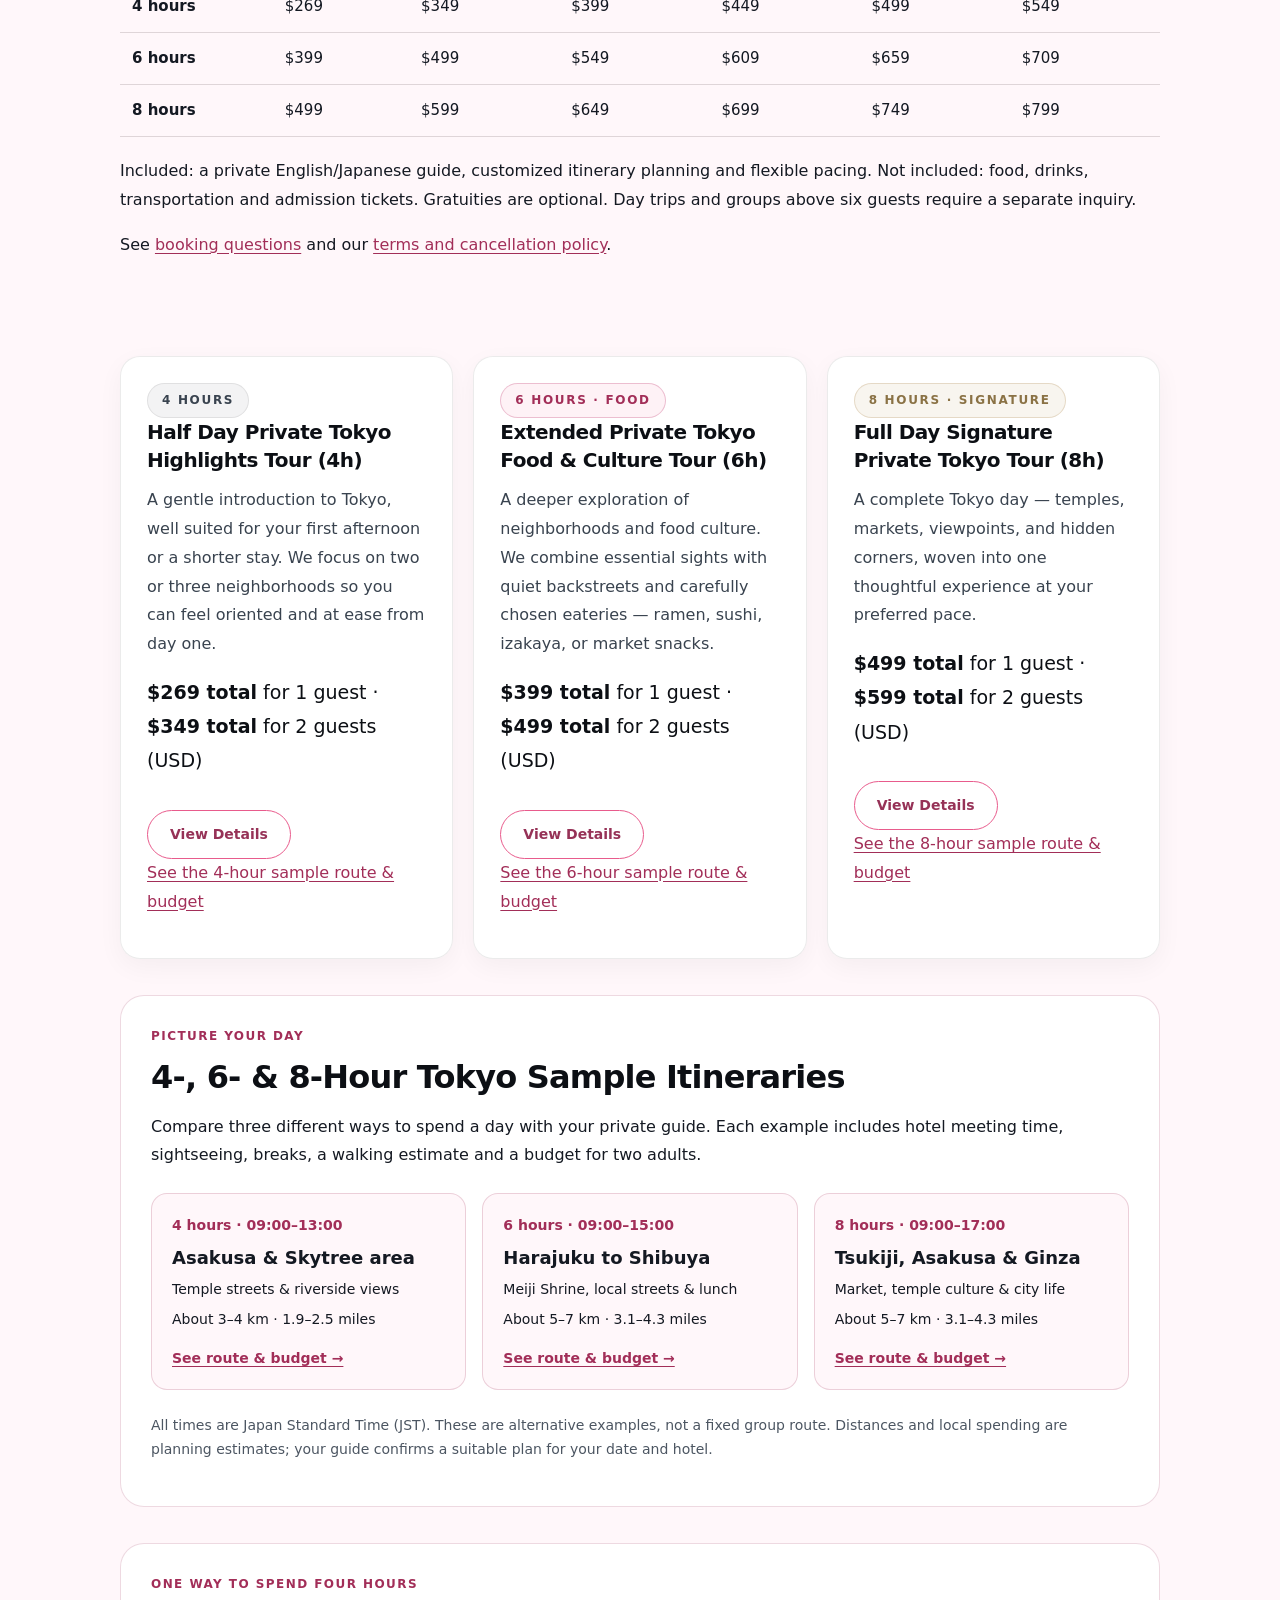
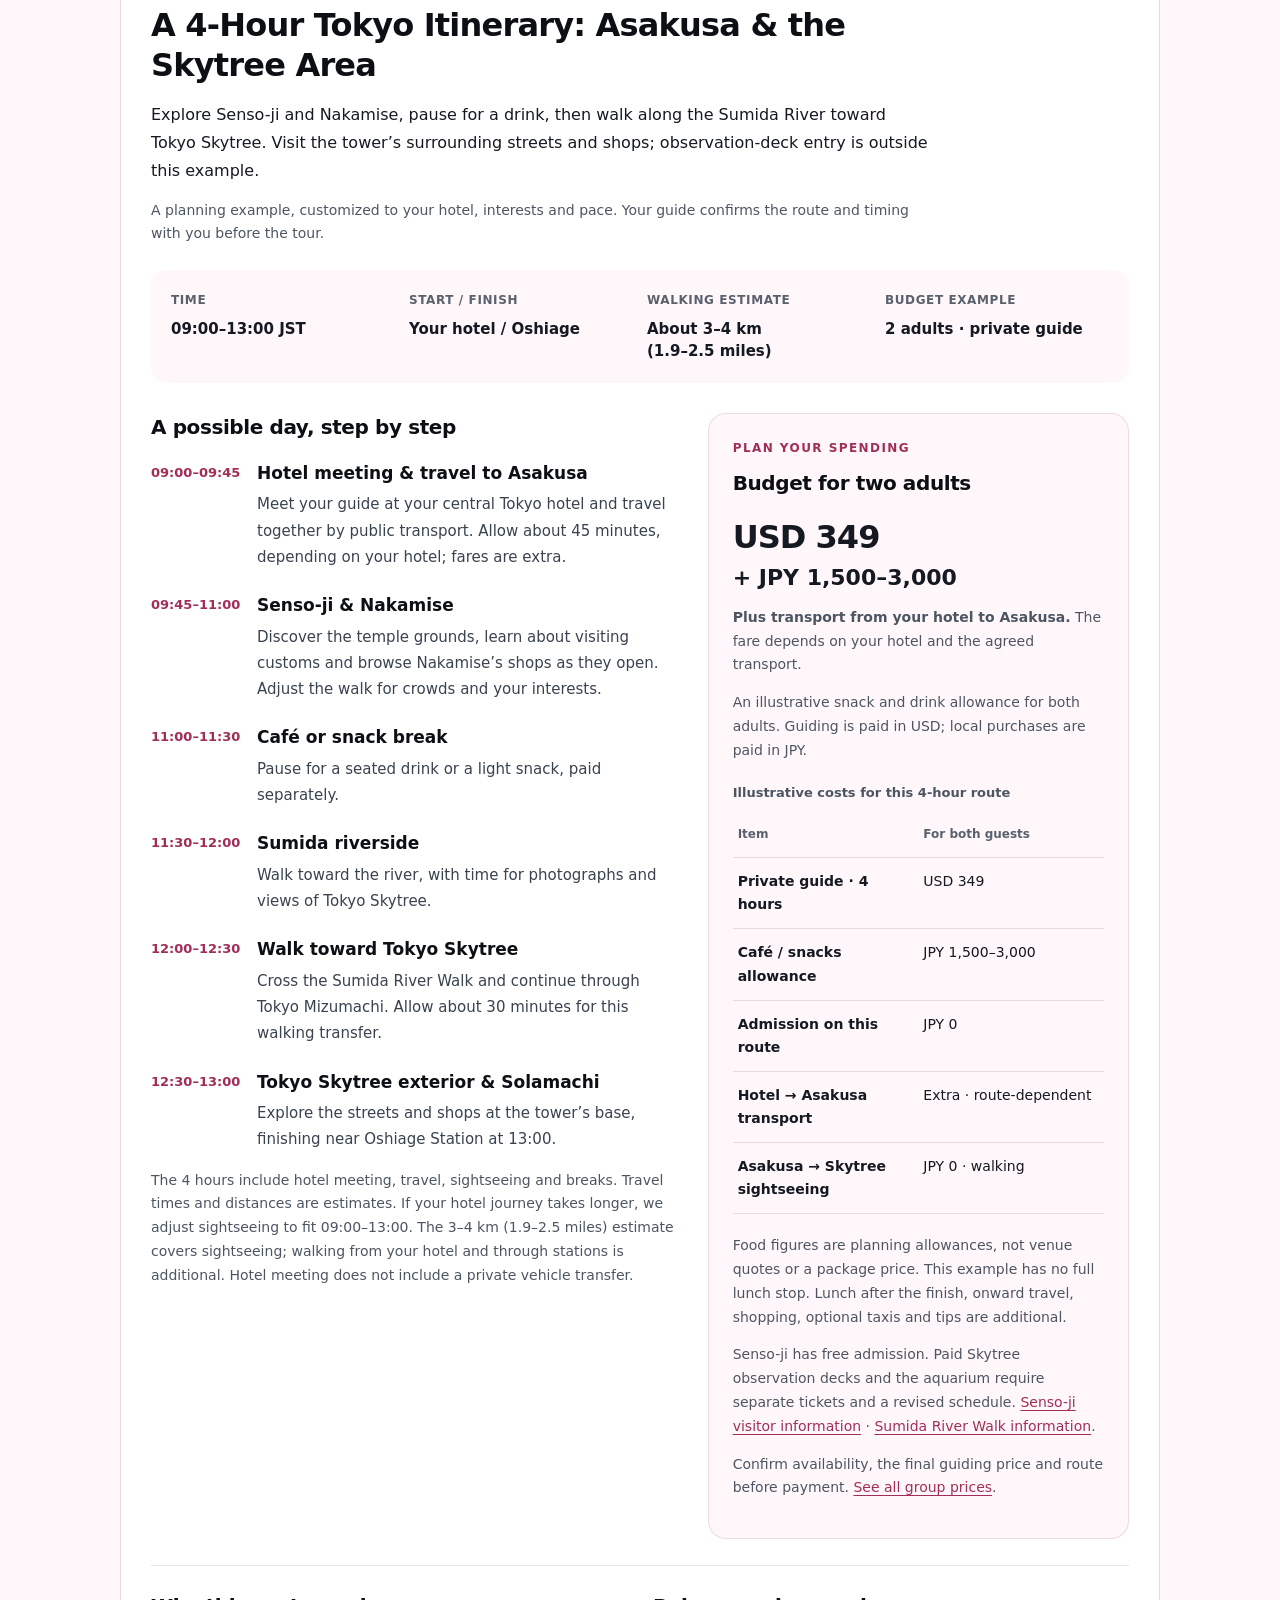
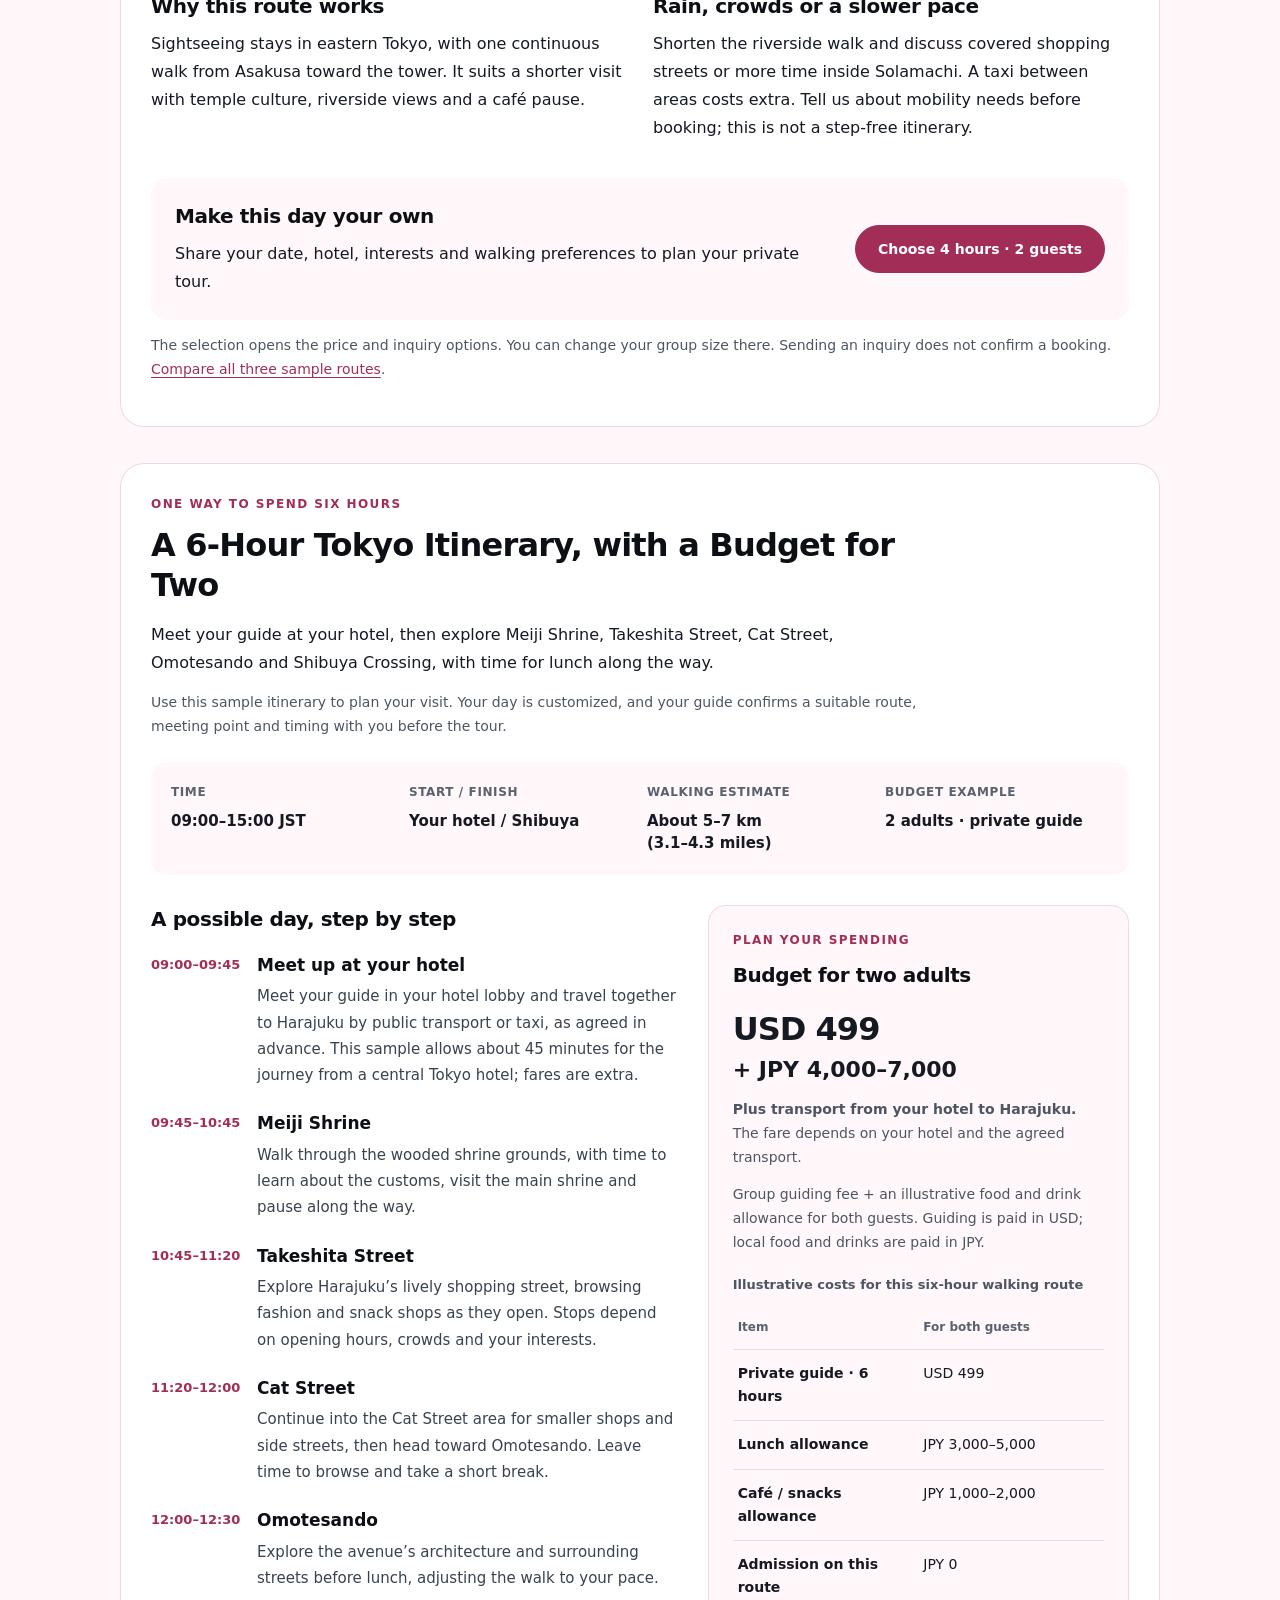
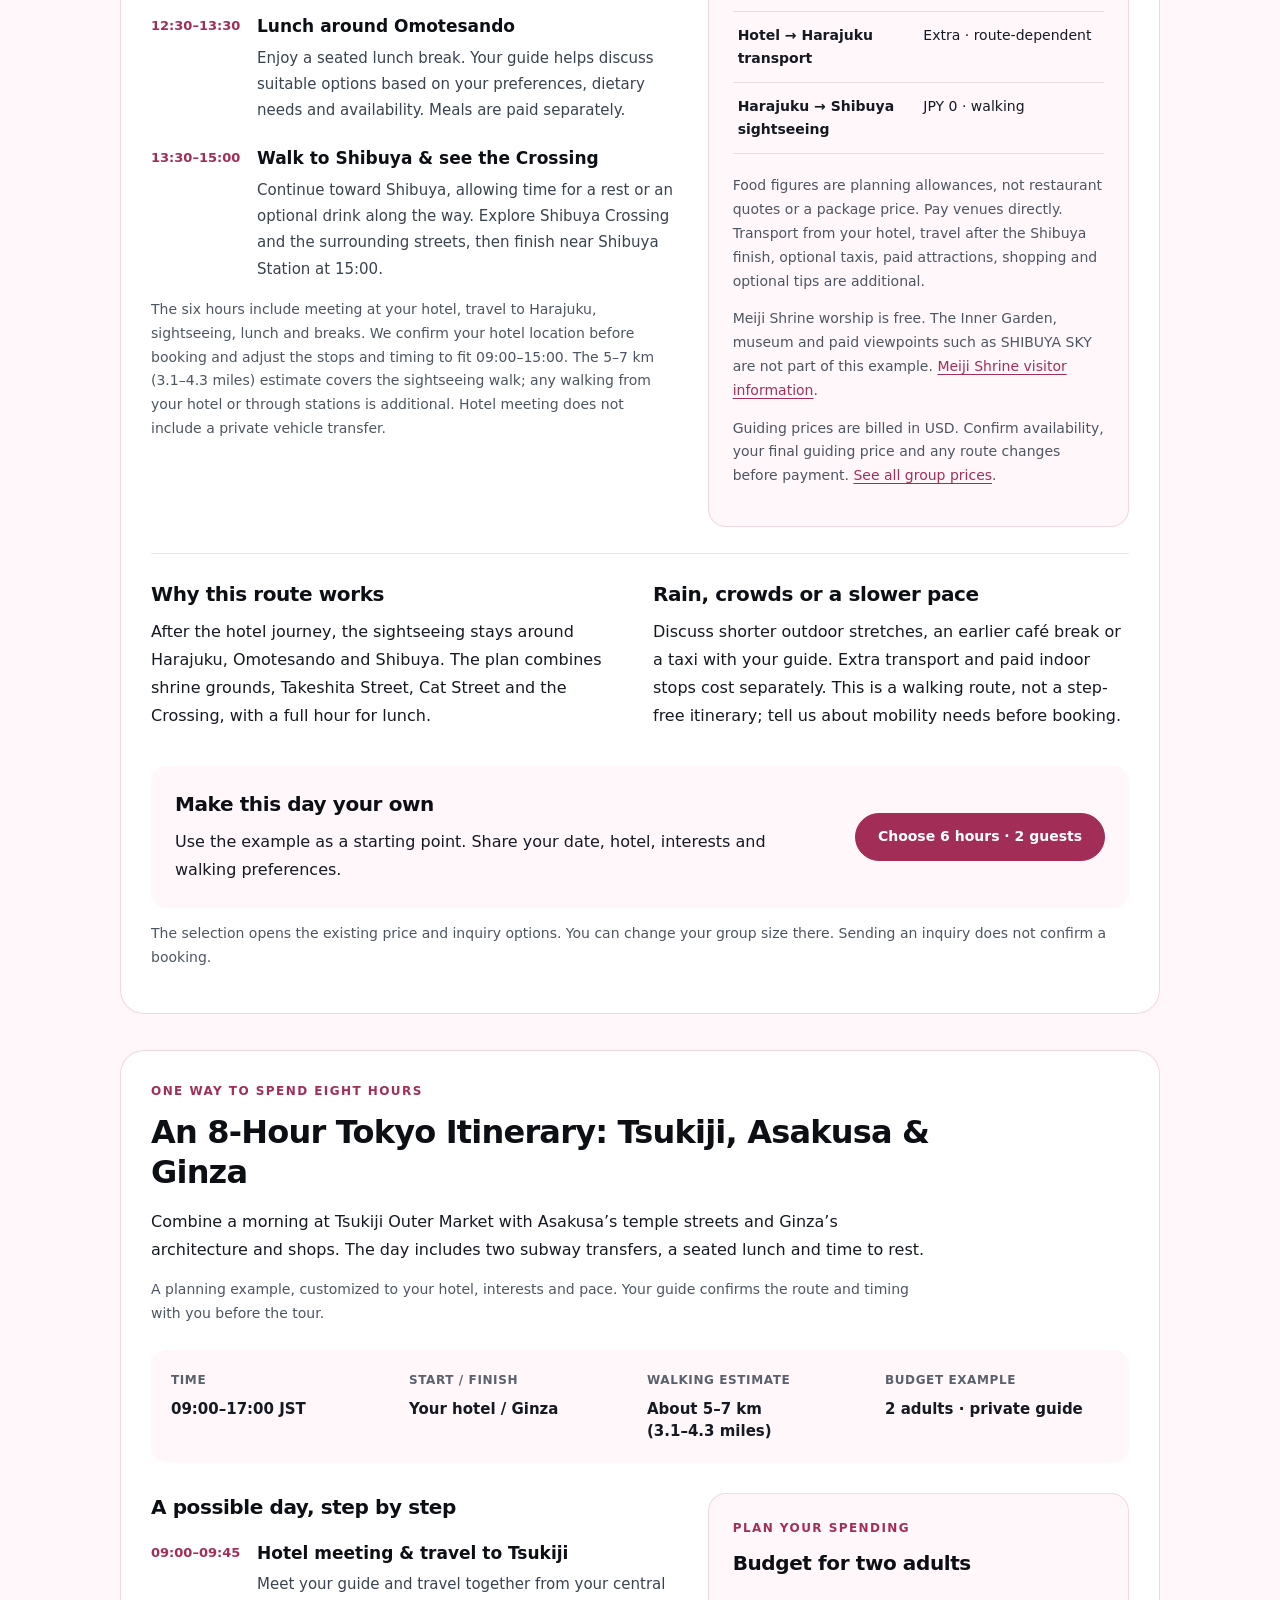
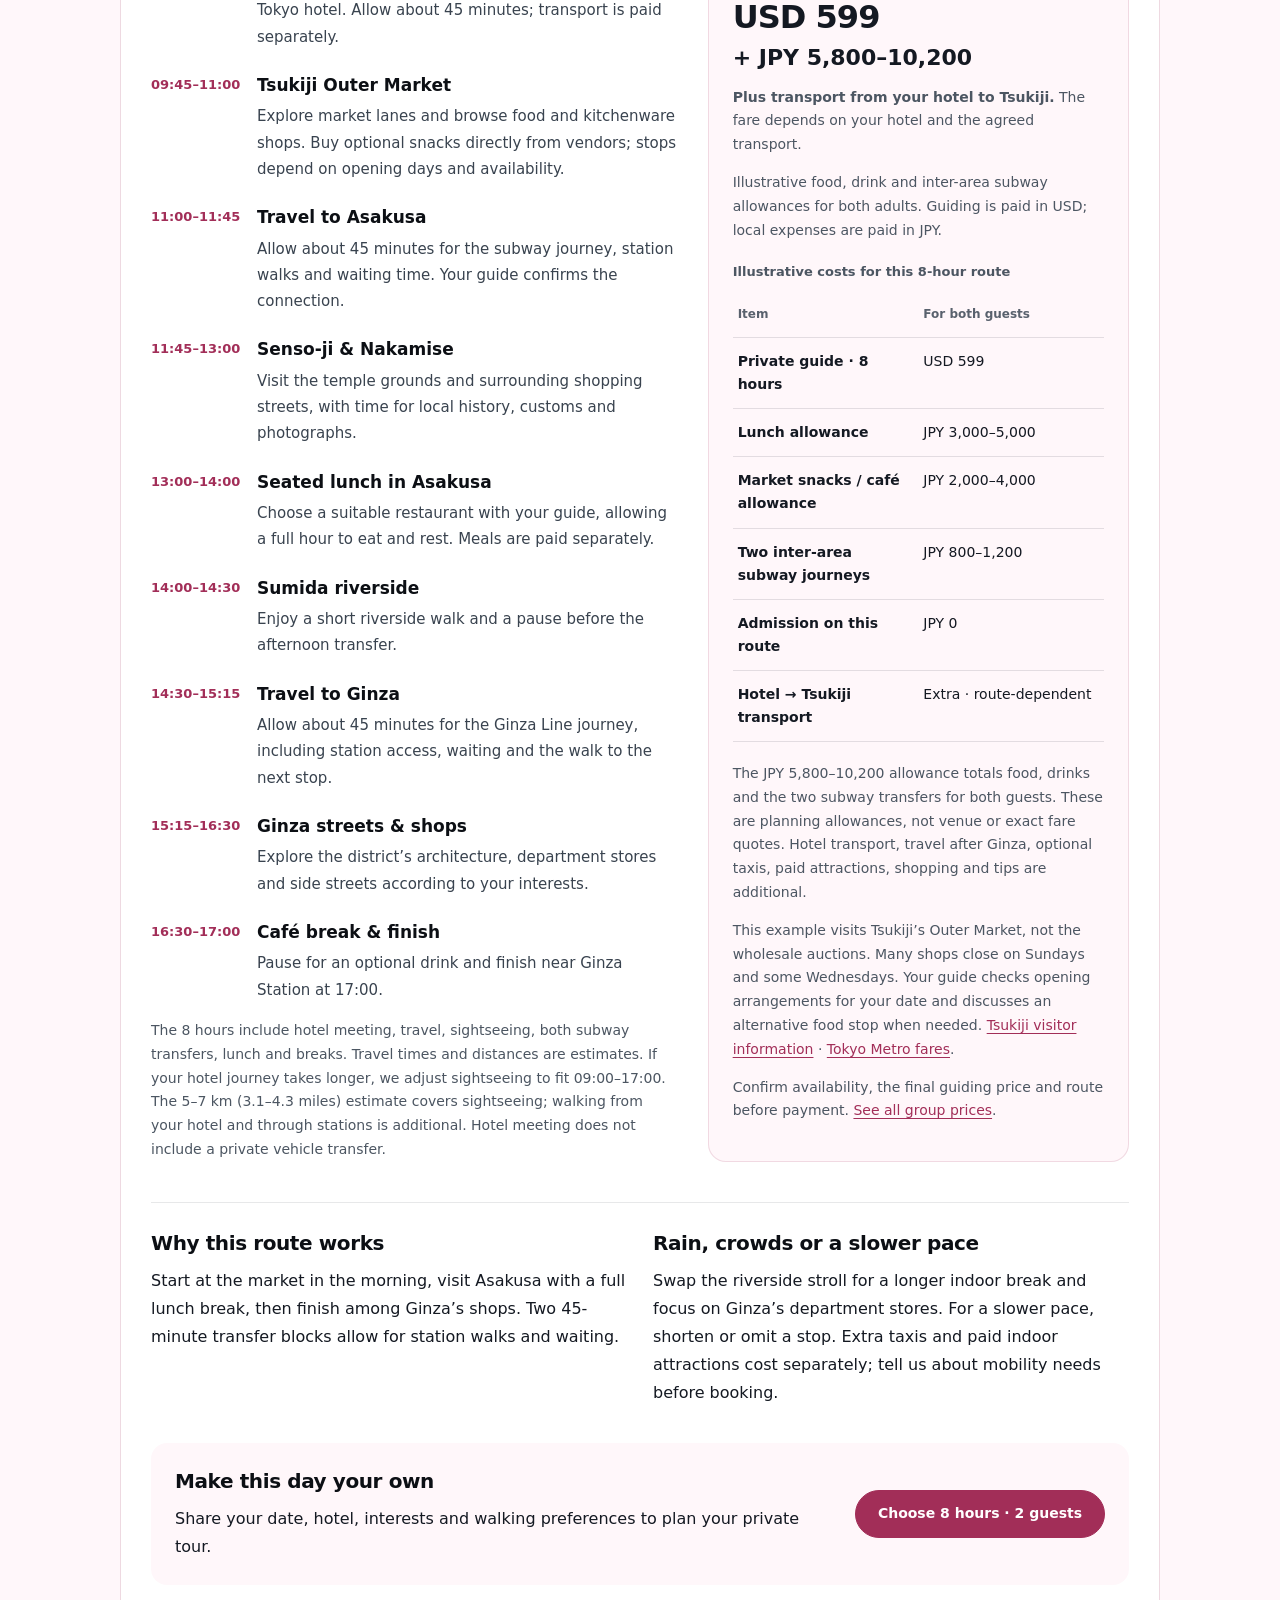
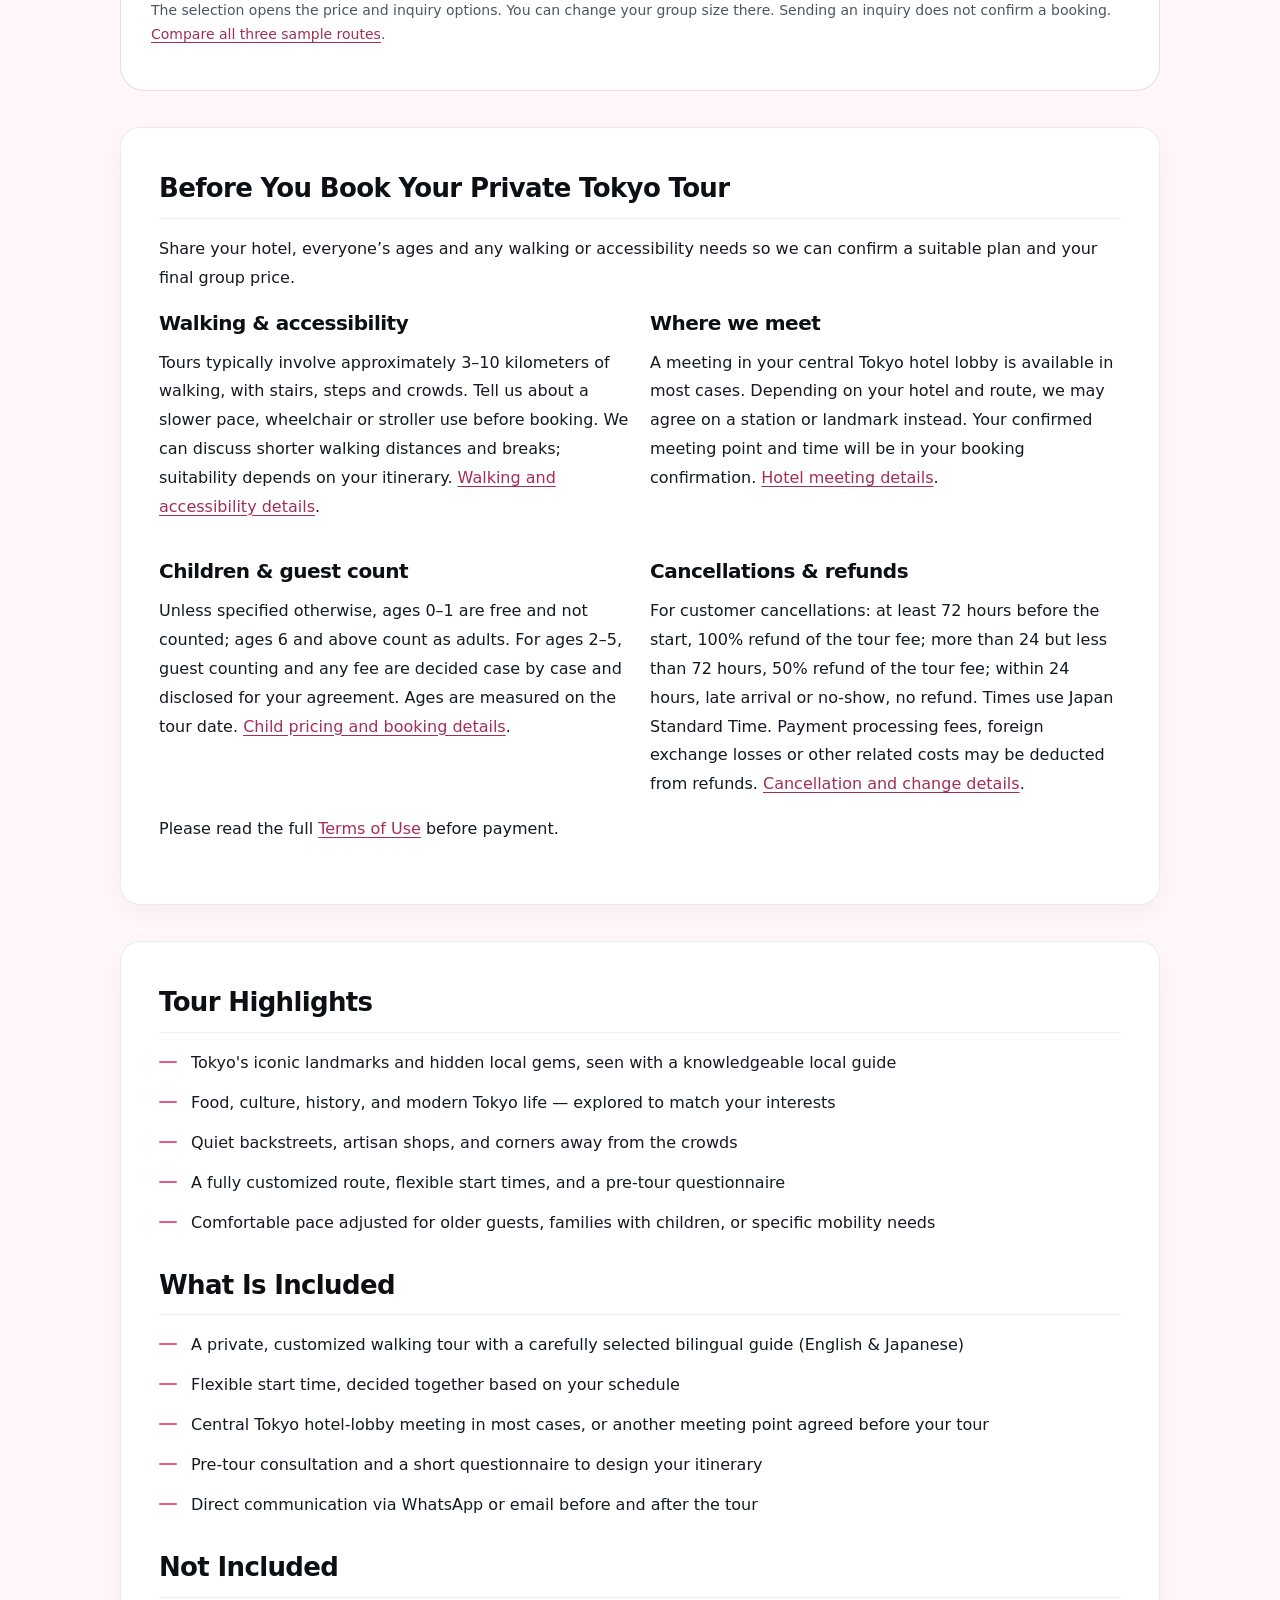
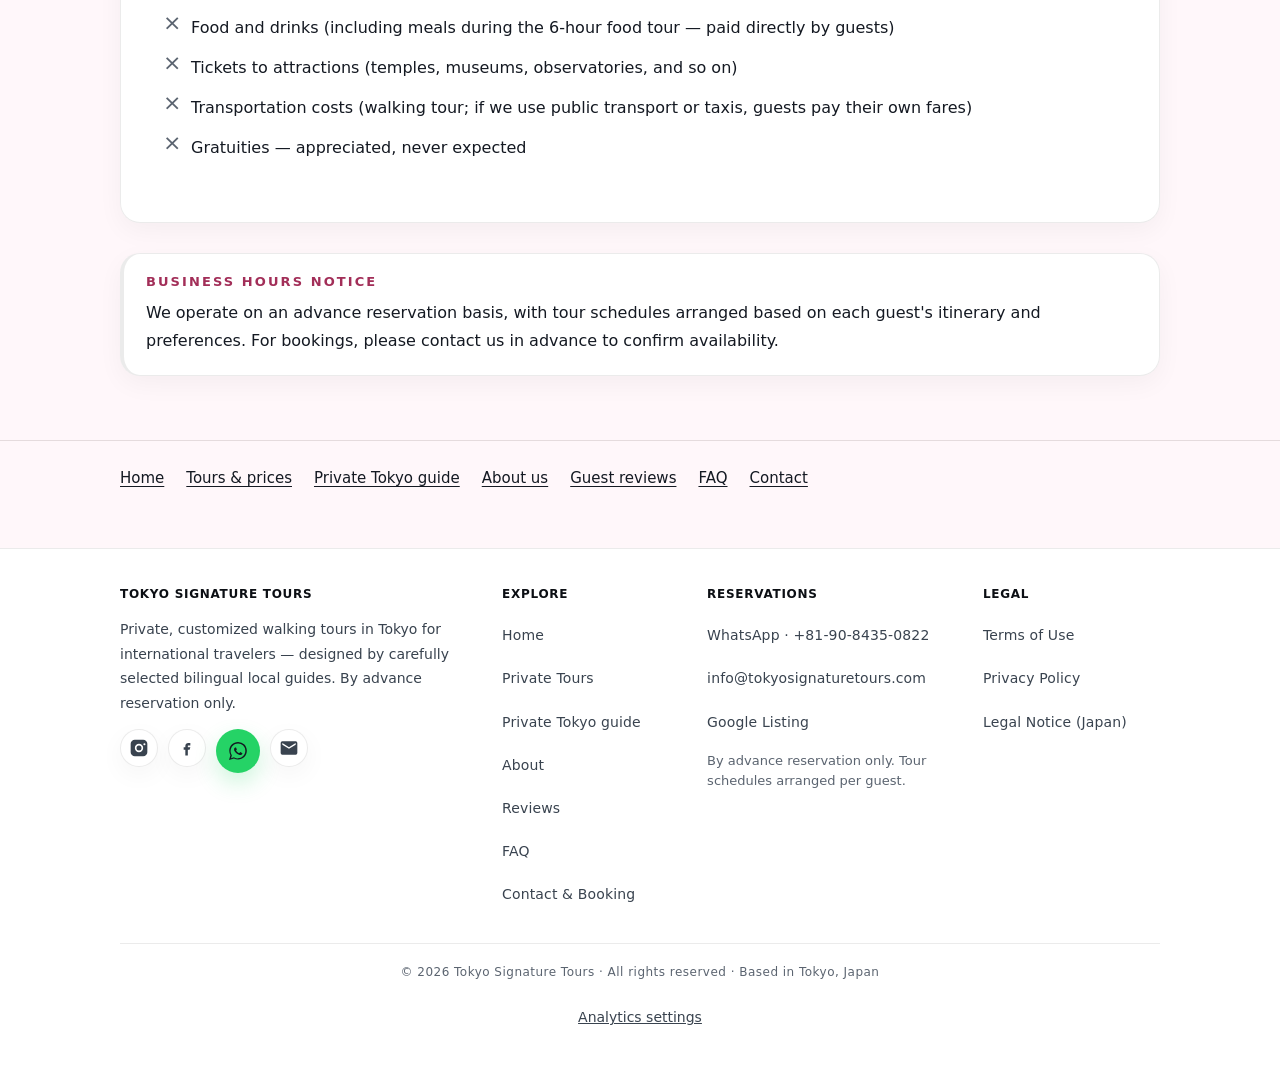
<file: tours.html>
<!DOCTYPE html>
<html lang="en">
<head>
<meta charset="utf-8" />
<script src="/assets/consent.js?v=20261119-consent" data-tst-analytics-page="true" defer></script>
<meta name="viewport" content="width=device-width, initial-scale=1, viewport-fit=cover" />
<title>Private Tokyo Tour Prices: 4, 6 &amp; 8 Hours | Tokyo Signature Tours</title>
<link rel="canonical" href="https://tokyosignaturetours.com/tours.html" />
<link rel="icon" type="image/png" sizes="512x512" href="/favicon.png" />
<meta property="og:title" content="Private Tokyo Tour Prices: 4, 6 &amp; 8 Hours | Tokyo Signature Tours" />
<meta property="og:description" content="Compare 4, 6 and 8-hour private Tokyo walking tours, routes and group prices. From USD 349 total for 2 guests (4 hours), with an English-speaking guide." />
<meta property="og:type" content="website" />
<meta property="og:url" content="https://tokyosignaturetours.com/tours.html" />
<meta property="og:site_name" content="Tokyo Signature Tours" />
<meta property="og:locale" content="en_US" />
<meta property="og:image" content="https://tokyosignaturetours.com/tokyo-signature-tours-og-image.jpg" />
<meta property="og:image:type" content="image/jpeg" />
<meta property="og:image:width" content="1200" />
<meta property="og:image:height" content="630" />
<meta property="og:image:alt" content="Tokyo Signature Tours title over cherry blossoms, a red pagoda and a snow-capped mountain" />
<meta name="twitter:card" content="summary_large_image" />
<meta name="twitter:title" content="Private Tokyo Tour Prices: 4, 6 &amp; 8 Hours | Tokyo Signature Tours" />
<meta name="twitter:description" content="Compare 4, 6 and 8-hour private Tokyo walking tours, routes and group prices. From USD 349 total for 2 guests (4 hours), with an English-speaking guide." />
<meta name="twitter:image" content="https://tokyosignaturetours.com/tokyo-signature-tours-og-image.jpg" />
<meta name="twitter:image:alt" content="Tokyo Signature Tours title over cherry blossoms, a red pagoda and a snow-capped mountain" />
<meta name="description" content="Compare 4, 6 and 8-hour private Tokyo walking tours, routes and group prices. From USD 349 total for 2 guests (4 hours), with an English-speaking guide." />
<meta name="format-detection" content="telephone=no" />
<meta name="robots" content="index,follow,max-image-preview:large,max-snippet:-1,max-video-preview:-1" />







<meta name="article:section" content="Travel / Private Tours / Tokyo" />

<style>
/* =========================================================
   Tokyo Signature Tours — v4.0 Stylesheet
   Sakura foundation · Senior-friendly readability · Refined
   Base font 18px · Generous line-height · High contrast
   ========================================================= */

:root{
  --bg:#fff7fa;
  --panel:#ffffff;
  --text:#1a1f28;            /* high-contrast near-black */
  --text-soft:#3a414c;
  --muted:#6a727e;
  --line:rgba(26,31,40,.10);
  --line-soft:rgba(26,31,40,.06);

  --accent:#c44878;          /* refined sakura rose */
  --accent-dark:#9e3760;
  --accent-soft:rgba(196,72,120,.08);

  --gold:#b89968;            /* warm champagne */
  --ink:#14181f;

  --header:rgba(255,247,250,.95);

  --shadow-1: 0 2px 4px rgba(0,0,0,.04), 0 10px 28px rgba(0,0,0,.05);
  --shadow-2: 0 4px 8px rgba(0,0,0,.05), 0 20px 48px rgba(0,0,0,.07);

  --radius: 8px;
  --radius-lg: 12px;
  --max: 1140px;

  --serif: "Cormorant Garamond", "EB Garamond", Georgia, "Times New Roman", serif;
  --sans: "Inter", "Helvetica Neue", -apple-system, BlinkMacSystemFont, "Segoe UI", system-ui, Arial, sans-serif;

  /* Sakura background pattern (softer, refined) */
  --sakura: url('data:image/svg+xml;utf8,<svg xmlns="http://www.w3.org/2000/svg" width="240" height="240" viewBox="0 0 240 240"><g opacity="0.55"><g transform="translate(70,70) scale(0.65)"><path d="M0,-38 C 11,-58 25,-58 34,-38 C 27,-19 11,-7 0,0 C -11,-7 -27,-19 -34,-38 C -25,-58 -11,-58 0,-38 Z" fill="%23f5c5d3"/><path d="M0,-38 C 11,-58 25,-58 34,-38 C 27,-19 11,-7 0,0 C -11,-7 -27,-19 -34,-38 C -25,-58 -11,-58 0,-38 Z" fill="%23f5c5d3" transform="rotate(72)"/><path d="M0,-38 C 11,-58 25,-58 34,-38 C 27,-19 11,-7 0,0 C -11,-7 -27,-19 -34,-38 C -25,-58 -11,-58 0,-38 Z" fill="%23f5c5d3" transform="rotate(144)"/><path d="M0,-38 C 11,-58 25,-58 34,-38 C 27,-19 11,-7 0,0 C -11,-7 -27,-19 -34,-38 C -25,-58 -11,-58 0,-38 Z" fill="%23f5c5d3" transform="rotate(216)"/><path d="M0,-38 C 11,-58 25,-58 34,-38 C 27,-19 11,-7 0,0 C -11,-7 -27,-19 -34,-38 C -25,-58 -11,-58 0,-38 Z" fill="%23f5c5d3" transform="rotate(288)"/><circle r="5.5" fill="%23dc94ad"/></g><g transform="translate(180,100) scale(0.52) rotate(18)"><path d="M0,-38 C 11,-58 25,-58 34,-38 C 27,-19 11,-7 0,0 C -11,-7 -27,-19 -34,-38 C -25,-58 -11,-58 0,-38 Z" fill="%23f5c5d3"/><path d="M0,-38 C 11,-58 25,-58 34,-38 C 27,-19 11,-7 0,0 C -11,-7 -27,-19 -34,-38 C -25,-58 -11,-58 0,-38 Z" fill="%23f5c5d3" transform="rotate(72)"/><path d="M0,-38 C 11,-58 25,-58 34,-38 C 27,-19 11,-7 0,0 C -11,-7 -27,-19 -34,-38 C -25,-58 -11,-58 0,-38 Z" fill="%23f5c5d3" transform="rotate(144)"/><path d="M0,-38 C 11,-58 25,-58 34,-38 C 27,-19 11,-7 0,0 C -11,-7 -27,-19 -34,-38 C -25,-58 -11,-58 0,-38 Z" fill="%23f5c5d3" transform="rotate(216)"/><path d="M0,-38 C 11,-58 25,-58 34,-38 C 27,-19 11,-7 0,0 C -11,-7 -27,-19 -34,-38 C -25,-58 -11,-58 0,-38 Z" fill="%23f5c5d3" transform="rotate(288)"/><circle r="5" fill="%23dc94ad"/></g><g transform="translate(120,180) scale(0.58) rotate(-12)"><path d="M0,-38 C 11,-58 25,-58 34,-38 C 27,-19 11,-7 0,0 C -11,-7 -27,-19 -34,-38 C -25,-58 -11,-58 0,-38 Z" fill="%23f5c5d3"/><path d="M0,-38 C 11,-58 25,-58 34,-38 C 27,-19 11,-7 0,0 C -11,-7 -27,-19 -34,-38 C -25,-58 -11,-58 0,-38 Z" fill="%23f5c5d3" transform="rotate(72)"/><path d="M0,-38 C 11,-58 25,-58 34,-38 C 27,-19 11,-7 0,0 C -11,-7 -27,-19 -34,-38 C -25,-58 -11,-58 0,-38 Z" fill="%23f5c5d3" transform="rotate(144)"/><path d="M0,-38 C 11,-58 25,-58 34,-38 C 27,-19 11,-7 0,0 C -11,-7 -27,-19 -34,-38 C -25,-58 -11,-58 0,-38 Z" fill="%23f5c5d3" transform="rotate(216)"/><path d="M0,-38 C 11,-58 25,-58 34,-38 C 27,-19 11,-7 0,0 C -11,-7 -27,-19 -34,-38 C -25,-58 -11,-58 0,-38 Z" fill="%23f5c5d3" transform="rotate(288)"/><circle r="5" fill="%23dc94ad"/></g></g></svg>');
}

*,*::before,*::after{box-sizing:border-box}
html{scroll-behavior:smooth;-webkit-text-size-adjust:100%}
html,body{margin:0}
body{
  font-family: var(--sans);
  font-size:18px;            /* SENIOR-FRIENDLY base size */
  line-height:1.8;
  color:var(--text);
  background:var(--bg);
  -webkit-font-smoothing:antialiased;
  -moz-osx-font-smoothing:grayscale;
  font-weight:400;
  letter-spacing:.005em;
}
a{color:inherit;text-decoration:none}
a.text-link{color:var(--accent-dark);text-decoration:underline;text-decoration-thickness:1.5px;text-underline-offset:4px}
a.text-link:hover{color:var(--accent)}
img{max-width:100%;display:block;height:auto}
.container{max-width:var(--max);margin:0 auto;padding:0 22px}

h1,h2,h3,h4{
  font-family: var(--serif);
  font-weight: 600;
  color: var(--ink);
  letter-spacing: 0;
  line-height: 1.25;
}
h1{font-size:36px;line-height:1.2;margin:10px 0 18px}
h2{font-size:30px;line-height:1.25;margin:0 0 18px}
h3{font-size:22px;line-height:1.35;margin:0 0 12px}
h4{
  font-size:14px;letter-spacing:.14em;text-transform:uppercase;
  font-family:var(--sans);font-weight:600;color:var(--text-soft);
  margin:0 0 10px;
}
p{margin:0 0 16px;font-size:17px;line-height:1.8}
:focus-visible{outline:3px solid var(--accent);outline-offset:3px;border-radius:4px}

/* Sakura background — softly behind everything */
body::before{
  content:"";
  position:fixed;
  inset:0;
  background-image:var(--sakura);
  background-repeat:repeat;
  background-size:240px 240px;
  opacity:.18;
  z-index:-1;
  pointer-events:none;
}

/* ============== HEADER ============== */
header.site{
  position:sticky; top:0; z-index:40;
  background:var(--header);
  backdrop-filter:saturate(120%) blur(14px);
  -webkit-backdrop-filter:saturate(120%) blur(14px);
  border-bottom:1px solid var(--line-soft);
}
.nav{display:flex;align-items:center;justify-content:space-between;gap:14px;padding:16px 0}
.brand{display:flex;align-items:center;gap:12px;font-family:var(--serif);font-weight:600;font-size:20px;letter-spacing:.01em;color:var(--ink)}
.brand-mark{
  width:38px;height:38px;border-radius:50%;
  background:#fff;
  display:flex;align-items:center;justify-content:center;
  border:1px solid var(--line);
}
.brand-mark svg{width:20px;height:20px;fill:var(--accent)}
.brand-title{display:flex;flex-direction:column;line-height:1.1}
.brand-title small{
  font-family:var(--sans);font-size:10.5px;letter-spacing:.22em;text-transform:uppercase;
  color:var(--muted);margin-top:4px;font-weight:500;
}

nav.primary{display:none}
nav.primary a{
  padding:10px 14px;display:inline-block;
  font-size:14px;
  text-transform:uppercase;letter-spacing:.14em;font-weight:600;
  color:var(--text-soft);
  transition:color .2s ease;
  position:relative;
}
nav.primary a:hover{color:var(--ink)}
nav.primary a.active{color:var(--accent-dark)}
nav.primary a.active::after{
  content:"";position:absolute;left:14px;right:14px;bottom:4px;
  height:2px;background:var(--accent);border-radius:2px;
}

.cta{
  display:inline-flex;align-items:center;justify-content:center;gap:8px;
  min-height:48px;padding:0 24px;
  border-radius:var(--radius);
  background:var(--accent);color:#fff;
  font-family:var(--sans);font-weight:600;font-size:15px;
  letter-spacing:.06em;
  border:1px solid var(--accent);
  transition:background .2s ease, border-color .2s ease, transform .15s ease;
  white-space:nowrap;
  cursor:pointer;
  box-shadow:0 6px 16px rgba(196,72,120,.20);
}
.cta:hover{background:var(--accent-dark);border-color:var(--accent-dark);transform:translateY(-1px)}
.cta.ghost{background:transparent;color:var(--ink);border-color:var(--ink);box-shadow:none}
.cta.ghost:hover{background:var(--ink);color:#fff}
.cta.outline{background:transparent;color:var(--accent-dark);border-color:var(--accent);box-shadow:none}
.cta.outline:hover{background:var(--accent);color:#fff}
.cta svg{width:16px;height:16px;fill:currentColor}

.menu-toggle{
  margin-left:6px;width:46px;height:46px;border-radius:50%;
  border:1px solid var(--line);background:#fff;display:flex;align-items:center;justify-content:center;cursor:pointer;
  box-shadow:0 4px 12px rgba(0,0,0,.06);
}
.menu-toggle span{display:block;width:18px;height:2px;background:var(--ink);border-radius:2px;position:relative}
.menu-toggle span::before,.menu-toggle span::after{content:"";position:absolute;left:0;width:18px;height:2px;background:var(--ink);border-radius:2px}
.menu-toggle span::before{top:-6px} .menu-toggle span::after{top:6px}

/* Layer the mobile menu and backdrop above the sticky site header (40). */
.menu-backdrop{position:fixed;inset:0;background:rgba(20,24,31,.32);opacity:0;pointer-events:none;transition:opacity .25s ease;z-index:41}
.side-menu{
  position:fixed;top:0;right:0;width:340px;max-width:88vw;height:100%;
  background:#ffffff;
  transform:translateX(102%);transition:transform .28s ease;z-index:42;
  display:flex;flex-direction:column;padding:22px 22px;
  overflow-y:auto;-webkit-overflow-scrolling:touch;
  padding-bottom:calc(24px + env(safe-area-inset-bottom));
  box-shadow:-14px 0 40px rgba(0,0,0,.15);
}
.side-menu-head{display:flex;align-items:center;gap:8px;padding:0 0 16px;border-bottom:1px solid var(--line-soft);margin-bottom:16px}
.side-menu-title{font-family:var(--serif);font-size:19px;font-weight:600}
.side-menu-close{margin-left:auto;border:none;background:none;font-size:30px;cursor:pointer;line-height:1;padding:4px 12px;color:var(--text);font-family:var(--sans);font-weight:300}
.side-menu-close:hover{color:var(--accent)}
.side-menu nav a{
  display:block;padding:16px 4px;
  border-bottom:1px solid var(--line-soft);
  font-size:17px;font-weight:500;
  letter-spacing:.02em;color:var(--text);
}
.side-menu nav a.active{color:var(--accent-dark);font-weight:600}
.side-menu-actions{margin-top:auto;padding-top:18px;border-top:1px solid var(--line-soft);display:grid;gap:12px}
.side-menu-actions .btn{
  display:flex;align-items:center;justify-content:center;gap:10px;min-height:52px;
  border-radius:var(--radius);border:1px solid var(--ink);background:#fff;
  font-family:var(--sans);font-weight:600;font-size:14px;letter-spacing:.08em;
  cursor:pointer;color:var(--ink);
}
.side-menu-actions .btn.primary{
  border-color:var(--accent);background:var(--accent);color:#fff;
  box-shadow:0 8px 20px rgba(196,72,120,.22);
}
.side-menu-actions .btn svg{width:16px;height:16px;fill:currentColor}

body.menu-open{overflow:hidden;touch-action:none}
body.menu-open .menu-backdrop{opacity:1;pointer-events:auto}
body.menu-open .side-menu{transform:translateX(0)}

/* ============== TRUST STRIP ============== */
.trust-strip{
  background:rgba(255,255,255,.65);
  backdrop-filter:blur(8px);
  border-bottom:1px solid var(--line-soft);
  font-size:14px;color:var(--text-soft);
  font-family:var(--sans);
}
.trust-row{display:flex;flex-wrap:wrap;gap:14px 32px;justify-content:center;align-items:center;padding:14px 22px;text-align:center}
.trust-item{display:inline-flex;align-items:center;gap:8px;white-space:nowrap;letter-spacing:.02em}
.trust-item svg{width:16px;height:16px;fill:var(--accent-dark)}
.trust-item strong{color:var(--ink);font-weight:600}
.trust-stars{color:var(--gold);letter-spacing:.08em;font-size:14px}

/* ============== HERO ============== */
.hero{padding:48px 0 28px;position:relative}
.hero-wrap{display:grid;grid-template-columns:1fr;gap:32px;align-items:center}
.eyebrow{
  display:inline-block;font-family:var(--sans);
  font-size:13px;letter-spacing:.22em;text-transform:uppercase;
  color:var(--accent-dark);font-weight:600;
  padding:6px 14px;
  background:var(--accent-soft);
  border:1px solid rgba(196,72,120,.20);
  border-radius:999px;
  margin-bottom:14px;
}

p.lead{
  font-family:var(--serif);
  color:var(--text);
  font-size:22px;
  font-weight:400;
  margin:0 0 22px;
  line-height:1.55;
  letter-spacing:.005em;
}

.hero-points{
  margin:22px 0 0;padding:0;list-style:none;
  color:var(--text);font-size:17px;
  font-family:var(--sans);
}
.hero-points li{
  margin:0 0 12px;padding-left:28px;position:relative;line-height:1.7;
  letter-spacing:.01em;
}
.hero-points li::before{
  content:"";position:absolute;left:0;top:11px;width:16px;height:2px;
  background:var(--accent);border-radius:2px;
}
.hero-actions{display:flex;flex-wrap:wrap;gap:12px;margin-top:10px}
.hero-img{position:relative}
.hero-img img{
  width:100%;height:320px;object-fit:cover;
  border-radius:var(--radius-lg);
  border:1px solid var(--line-soft);
  box-shadow:var(--shadow-2);
}

/* ============== SECTIONS ============== */
section{padding:54px 0;border-top:1px solid var(--line-soft)}
section.first{border-top:none}
.section-head{margin-bottom:28px;max-width:720px}
.section-head h2{margin-bottom:12px}
.section-eyebrow{
  display:inline-block;font-family:var(--sans);
  font-size:13px;letter-spacing:.22em;text-transform:uppercase;
  color:var(--accent-dark);font-weight:600;
  padding:5px 12px;
  background:var(--accent-soft);
  border:1px solid rgba(196,72,120,.18);
  border-radius:999px;
  margin-bottom:14px;
}
.section-lead{
  color:var(--text-soft);font-size:18px;
  max-width:720px;margin:0 0 22px;line-height:1.75;
}

/* ============== CARDS / GRIDS ============== */
.grid{display:grid;gap:24px;grid-template-columns:1fr}
.grid-2{display:grid;gap:24px;grid-template-columns:1fr}
.card{
  border:1px solid var(--line-soft);
  border-radius:var(--radius-lg);
  padding:28px 26px;
  background:rgba(255,255,255,.92);
  transition:border-color .25s ease, transform .25s ease, box-shadow .25s ease;
  box-shadow:var(--shadow-1);
}
.card:hover{border-color:var(--line);transform:translateY(-2px);box-shadow:var(--shadow-2)}
.card h3{margin:0 0 14px;font-size:23px;line-height:1.3;font-weight:600}
.card .meta{display:flex;flex-wrap:wrap;gap:8px;margin:8px 0 14px}
.card p{font-size:16.5px;line-height:1.75;color:var(--text-soft)}

.tag{
  display:inline-flex;align-items:center;gap:6px;
  font-family:var(--sans);
  font-size:12px;letter-spacing:.14em;text-transform:uppercase;font-weight:600;
  padding:6px 14px;border-radius:999px;
  background:rgba(26,31,40,.05);border:1px solid var(--line);color:var(--text-soft);
}
.tag.accent{background:var(--accent-soft);border-color:rgba(196,72,120,.30);color:var(--accent-dark)}
.tag.gold{background:rgba(184,153,104,.10);border-color:rgba(184,153,104,.30);color:#8a7245}

.toggle{
  margin-top:16px;padding:11px 22px;
  border:1.5px solid var(--accent);background:transparent;color:var(--accent-dark);
  cursor:pointer;border-radius:999px;
  font-family:var(--sans);font-size:14px;font-weight:600;letter-spacing:.08em;
  transition:background .2s ease, color .2s ease;
}
.tour-details > summary{display:inline-block;list-style:none}
.tour-details > summary::-webkit-details-marker{display:none}
.toggle:hover{background:var(--accent);color:#fff}
.details{display:block;margin-top:18px;color:var(--text-soft);font-size:16px;line-height:1.8}
.details h4{margin-top:16px;color:var(--ink)}

/* ============== TESTIMONIALS / REVIEWS ============== */
blockquote.review{
  margin:0 0 20px;padding:26px 28px;
  border:1px solid var(--line-soft);
  background:rgba(255,255,255,.94);
  border-radius:var(--radius-lg);
  position:relative;
  border-left:4px solid var(--accent);
  box-shadow:var(--shadow-1);
}
blockquote.review::before{
  content:"\201C";
  position:absolute;top:8px;right:22px;
  font-family:var(--serif);font-size:64px;
  color:var(--accent);opacity:.22;line-height:1;font-weight:600;
}
blockquote.review .head{display:flex;flex-wrap:wrap;align-items:center;gap:10px;margin-bottom:12px}
blockquote.review .stars{color:var(--gold);letter-spacing:.06em;font-size:16px}
blockquote.review .src{
  font-family:var(--sans);
  font-size:11px;letter-spacing:.20em;text-transform:uppercase;
  color:var(--muted);font-weight:600;
  padding:4px 10px;border:1px solid var(--line);border-radius:999px;
  background:rgba(255,255,255,.8);
}
blockquote.review .src.google{color:#1a73e8;border-color:rgba(26,115,232,.25)}
blockquote.review .src.trip{color:#00aa6c;border-color:rgba(0,170,108,.25)}
blockquote.review .src.fb{color:#1877F2;border-color:rgba(24,119,242,.25)}
blockquote.review .src.ig{color:#c13584;border-color:rgba(193,53,132,.25)}
blockquote.review .author{
  display:block;font-family:var(--serif);font-style:italic;font-size:15px;
  color:var(--muted);margin-top:12px;
}
blockquote.review p.quote{
  margin:0;font-family:var(--serif);
  font-size:18px;font-weight:400;line-height:1.7;
  color:var(--text);font-style:normal;letter-spacing:.005em;
}
blockquote.review p.quote strong{font-weight:600;color:var(--ink);font-family:var(--serif)}

/* Google review badge */
.review-badge{
  display:inline-flex;align-items:center;gap:16px;
  padding:16px 22px;border-radius:var(--radius-lg);background:#fff;
  border:1px solid var(--line);
  margin:6px 0 24px;text-decoration:none;color:var(--text);
  transition:border-color .2s ease, transform .15s ease, box-shadow .2s ease;
  box-shadow:var(--shadow-1);
}
.review-badge:hover{border-color:var(--accent);transform:translateY(-1px);box-shadow:var(--shadow-2)}
.review-badge .g-mark{
  width:38px;height:38px;border-radius:50%;background:#fff;
  display:flex;align-items:center;justify-content:center;
  border:1px solid var(--line-soft);
}
.review-badge .g-mark svg{width:24px;height:24px}
.review-badge .rb-body{display:flex;flex-direction:column;line-height:1.3}
.review-badge .rb-stars{color:var(--gold);font-size:15px;letter-spacing:.04em}
.review-badge .rb-rating{display:flex;align-items:baseline;gap:8px;font-weight:600;color:var(--ink);font-size:15px;font-family:var(--sans);letter-spacing:.02em;margin-top:2px}
.review-badge .rb-rating strong{font-weight:700;font-size:17px}
.review-badge small{color:var(--muted);font-size:12px;letter-spacing:.12em;text-transform:uppercase;font-weight:500}
.review-badge .rb-arrow{margin-left:auto;color:var(--accent-dark);font-size:22px;font-family:var(--serif)}

/* ============== DETAILS SECTION ============== */
.details-section{
  background:rgba(255,255,255,.94);border:1px solid var(--line-soft);
  border-radius:var(--radius-lg);padding:34px 28px;
  box-shadow:var(--shadow-1);
}
.details-section h2{
  margin-top:0;margin-bottom:16px;font-size:26px;
  border-bottom:1px solid var(--line-soft);padding-bottom:12px;
}
.details-section h2:not(:first-child){margin-top:32px}
.features-list{list-style:none;padding:0;margin:14px 0 16px;font-size:17px}
.features-list li{margin:12px 0;padding-left:32px;position:relative;line-height:1.75;color:var(--text)}
.features-list li.included::before{
  content:"";position:absolute;left:0;top:12px;width:18px;height:2px;
  background:var(--accent);border-radius:2px;
}
.features-list li.included::after{
  content:"✓";position:absolute;left:0;top:0;color:#2d7a3e;font-weight:700;font-size:18px;
  display:none;
}
.features-list li.excluded::before{
  content:"×";color:var(--muted);position:absolute;left:4px;top:-2px;
  font-weight:400;font-size:22px;line-height:1;
}

/* ============== BOOKING WIDGET ============== */
.booking-shell{
  margin-top:20px;border-radius:var(--radius-lg);
  border:1px solid var(--line);
  background:rgba(255,255,255,.96);
  overflow:hidden;
  box-shadow:var(--shadow-2);
}
.booking-head{
  padding:30px 30px 24px;
  border-bottom:1px solid var(--line-soft);
  background:linear-gradient(180deg,rgba(255,255,255,.98),rgba(255,247,250,.85));
}
.booking-kicker{
  display:inline-block;margin:0 0 10px;font-family:var(--sans);
  font-size:12px;letter-spacing:.22em;text-transform:uppercase;color:var(--accent-dark);font-weight:600;
  padding:5px 12px;background:var(--accent-soft);
  border:1px solid rgba(196,72,120,.20);border-radius:999px;
}
.booking-title{margin:0 0 10px;font-family:var(--serif);font-size:28px;font-weight:600;letter-spacing:0;line-height:1.25}
.booking-sub{margin:0;font-size:16px;line-height:1.65;color:var(--text-soft)}
.booking-body{padding:26px 24px 30px}

.step{display:flex;align-items:center;justify-content:space-between;gap:10px;margin:16px 2px 14px}
.step-left{display:flex;flex-direction:column;gap:4px}
.step-label{
  display:inline-block;font-family:var(--sans);font-size:11.5px;letter-spacing:.22em;text-transform:uppercase;
  color:var(--accent-dark);font-weight:700;
  padding:3px 10px;background:var(--accent-soft);
  border-radius:999px;width:fit-content;
}
.step-hint{font-family:var(--serif);font-size:19px;color:var(--ink);line-height:1.4;font-weight:600}

/* === DURATION SELECTOR — arrows OUTSIDE cards === */
.duration-wrap{
  position:relative;
  margin-top:12px;
  padding: 0 54px;   /* reserves space for outside arrows on mobile */
}
.dur-arrow{
  position:absolute;
  top:50%;
  transform:translateY(-50%);
  z-index:5;
  width:42px;height:42px;
  border-radius:50%;
  border:1px solid var(--line);
  background:#fff;
  display:flex;align-items:center;justify-content:center;
  cursor:pointer;
  transition:border-color .2s ease, background .2s ease, transform .15s ease;
  box-shadow:var(--shadow-1);
}
.dur-arrow:hover{border-color:var(--accent);background:#fff;transform:translateY(-50%) scale(1.05)}
.dur-arrow[disabled]{opacity:.30;cursor:not-allowed}
.dur-arrow svg{width:16px;height:16px;fill:var(--ink)}
.dur-prev{left:0}
.dur-next{right:0}

.seg-scroll{
  overflow-x:auto;overflow-y:hidden;-webkit-overflow-scrolling:touch;
  scroll-snap-type:x mandatory;scroll-behavior:smooth;overscroll-behavior-x:contain;touch-action:pan-x;
  position:relative;
  padding: 4px 0;
}
.seg-scroll::-webkit-scrollbar{height:0}.seg-scroll{scrollbar-width:none}
.seg{display:flex;gap:14px;min-width:max-content}
.seg-btn{
  position:relative;
  border:1px solid var(--line);
  border-radius:var(--radius);
  background:#fff;
  padding:20px 20px;
  text-align:left;cursor:pointer;
  transition:border-color .2s ease, background .2s ease;
  min-height:108px;
  flex:0 0 100%;
  max-width:100%;
  scroll-snap-align:center;scroll-snap-stop:always;
  -webkit-tap-highlight-color:transparent;touch-action:manipulation;
}
@media(min-width:520px){.seg-btn{flex-basis:48%}}
.seg-btn:hover{border-color:var(--text-soft)}
.seg-btn[aria-pressed="true"]{
  border-color:var(--accent);background:var(--accent-soft);
  box-shadow:0 6px 18px rgba(196,72,120,.12);
}
.seg-top{display:flex;align-items:center;justify-content:space-between;gap:10px;flex-wrap:wrap}
.seg-name{font-family:var(--serif);font-weight:600;font-size:24px;line-height:1.15;color:var(--ink)}
.seg-tag{
  font-family:var(--sans);
  font-size:11px;letter-spacing:.18em;text-transform:uppercase;
  padding:6px 12px;border-radius:999px;border:1px solid var(--line);
  background:#fff;color:var(--text-soft);white-space:nowrap;font-weight:600;
}
.seg-btn[aria-pressed="true"] .seg-tag{
  border-color:var(--accent);color:var(--accent-dark);background:#fff;
}
.seg-desc{margin-top:12px;font-size:15px;line-height:1.65;color:var(--text-soft);font-family:var(--sans)}

.swipe-hint{margin:14px 2px 0;font-size:13px;color:var(--muted);display:flex;align-items:center;gap:10px;letter-spacing:.04em;justify-content:center}
.swipe-hint .pill{font-family:var(--sans);font-size:10.5px;letter-spacing:.22em;text-transform:uppercase;padding:5px 12px;border:1px solid var(--line);background:#fff;color:var(--muted);white-space:nowrap;font-weight:600;border-radius:999px}
.swipe-hint svg{width:16px;height:16px;fill:var(--muted)}

.guest-grid{margin-top:14px;display:grid;grid-template-columns:repeat(3,1fr);gap:12px}
@media(min-width:520px){.guest-grid{grid-template-columns:repeat(6,1fr)}}
.guest-btn{
  border:1px solid var(--line);border-radius:var(--radius);background:#fff;
  padding:16px 8px;cursor:pointer;text-align:center;min-height:72px;
  -webkit-tap-highlight-color:transparent;
  transition:border-color .2s ease, background .2s ease;
}
.guest-btn:hover{border-color:var(--text-soft)}
.guest-btn[aria-pressed="true"]{
  border-color:var(--accent);background:var(--accent-soft);
  box-shadow:0 6px 18px rgba(196,72,120,.12);
}
.guest-num{font-family:var(--serif);font-weight:600;font-size:24px;line-height:1;color:var(--ink)}
.guest-lbl{
  font-family:var(--sans);font-size:11px;color:var(--muted);
  letter-spacing:.16em;text-transform:uppercase;margin-top:8px;font-weight:600;
}

.mini-includes{margin-top:24px;display:grid;gap:14px}
.mini-row{
  display:flex;gap:16px;align-items:flex-start;padding:18px;
  border:1px solid var(--line-soft);border-radius:var(--radius);background:#fff;
}
.mini-ic{
  width:42px;height:42px;border-radius:50%;display:flex;align-items:center;justify-content:center;
  background:var(--accent-soft);flex-shrink:0;border:1px solid rgba(196,72,120,.18);
}
.mini-ic svg{width:20px;height:20px;fill:var(--accent-dark)}
.mini-txt{line-height:1.6}
.mini-title{font-family:var(--sans);font-size:14px;font-weight:700;margin:0;color:var(--ink);letter-spacing:.04em;text-transform:uppercase}
.mini-sub{font-size:15.5px;color:var(--text-soft);margin:5px 0 0;line-height:1.6}

.price-line{
  display:flex;align-items:baseline;gap:8px;flex-wrap:wrap;
  margin-top:8px;
}
.price-line .pp{font-family:var(--serif);font-size:30px;font-weight:600;color:var(--ink);letter-spacing:0;line-height:1}
.price-line .pp-lbl{font-family:var(--sans);font-size:13px;letter-spacing:.14em;text-transform:uppercase;color:var(--muted);font-weight:600}
.price-line .total{font-family:var(--serif);color:var(--muted);font-size:15px;font-style:italic;margin-left:4px}

.sticky-buy{
  position:fixed;left:0;right:0;bottom:0;z-index:60;
  padding:12px 16px calc(12px + env(safe-area-inset-bottom));
  background:rgba(255,255,255,.98);
  backdrop-filter:saturate(140%) blur(14px);
  border-top:1px solid var(--line);
  box-shadow:0 -10px 32px rgba(0,0,0,.10);
  display:none;
}
.sticky-inner{max-width:var(--max);margin:0 auto;display:flex;align-items:center;justify-content:space-between;gap:14px}
.sticky-left{display:flex;flex-direction:column;line-height:1.2;gap:4px;min-width:0}
.sticky-line1{font-family:var(--sans);font-size:12px;color:var(--muted);white-space:nowrap;overflow:hidden;text-overflow:ellipsis;font-weight:600;letter-spacing:.1em;text-transform:uppercase}
.sticky-price{font-family:var(--serif);font-size:24px;font-weight:600;color:var(--ink);letter-spacing:0;display:flex;align-items:baseline;gap:6px;flex-wrap:wrap}
.sticky-price .per{font-family:var(--sans);font-size:11px;color:var(--muted);font-weight:600;letter-spacing:.12em;text-transform:uppercase}
.sticky-price .total{font-family:var(--serif);font-size:13px;color:var(--muted);font-style:italic;margin-left:4px}
.sticky-btn{
  display:inline-flex;align-items:center;justify-content:center;gap:8px;
  min-height:52px;padding:0 22px;border-radius:var(--radius);
  border:1px solid var(--accent);background:var(--accent);color:#fff;
  font-family:var(--sans);font-size:14px;font-weight:600;letter-spacing:.08em;
  white-space:nowrap;cursor:pointer;
  box-shadow:0 8px 20px rgba(196,72,120,.22);
  transition:background .2s ease;
}
.sticky-btn:hover{background:var(--accent-dark);border-color:var(--accent-dark)}
.sticky-btn:disabled{opacity:.55;cursor:not-allowed}
.sticky-btn svg{width:16px;height:16px;fill:#fff}
body.has-sticky{padding-bottom:92px}
body.menu-open .sticky-buy{display:none !important}

/* ============== CTA BLOCK ============== */
.cta-block{
  background:linear-gradient(135deg,rgba(196,72,120,.08),rgba(184,153,104,.06));
  border:1px solid rgba(196,72,120,.18);
  border-radius:var(--radius-lg);
  padding:44px 28px;text-align:center;margin-top:10px;
  box-shadow:var(--shadow-1);
}
.cta-block h2{margin-top:8px}
.cta-block p{color:var(--text-soft);margin:0 auto 24px;max-width:600px;font-size:17px}
.cta-block-actions{display:flex;flex-wrap:wrap;gap:14px;justify-content:center}

/* ============== NOTICE BOX ============== */
.notice-box{
  border:1px solid rgba(196,72,120,.20);
  border-left:4px solid var(--accent);
  border-radius:var(--radius);
  background:rgba(255,255,255,.85);
  padding:20px 22px;
  margin:20px 0;
}
.notice-box h2{
  font-family:var(--sans);
  color:var(--accent-dark);
  font-size:13px;letter-spacing:.16em;text-transform:uppercase;
  margin:0 0 8px;font-weight:700;
}
.notice-box p{margin:0;font-size:16px;line-height:1.75;color:var(--text)}

/* ============== ICON BUTTONS ============== */
.icon-btn{
  display:inline-flex;align-items:center;justify-content:center;
  width:44px;height:44px;border-radius:50%;
  border:1px solid var(--line);background:#fff;color:var(--text);
  transition:border-color .2s ease, color .2s ease, transform .15s ease;
  box-shadow:var(--shadow-1);
}
.icon-btn:hover{border-color:var(--accent);color:var(--accent-dark);transform:translateY(-1px)}
.icon{width:18px;height:18px;fill:currentColor}

/* ============== FOOTER ============== */
footer.site{
  border-top:1px solid var(--line-soft);
  background:rgba(255,255,255,.95);
  padding:48px 0 32px;margin-top:32px;
  font-size:15px;color:var(--text-soft);font-family:var(--sans);
}
.footer-grid{display:grid;grid-template-columns:1fr;gap:32px;text-align:center}
.footer-col h4{
  margin:0 0 14px;font-family:var(--sans);font-size:13px;
  letter-spacing:.18em;text-transform:uppercase;color:var(--ink);font-weight:700;
}
.footer-col p{font-size:15px;line-height:1.75;margin:0 0 12px}
.footer-col a{display:block;padding:6px 0;color:var(--text-soft);font-size:15px;letter-spacing:.01em}
.footer-col a:hover{color:var(--accent-dark)}
.footer-bottom{
  margin-top:32px;padding-top:22px;border-top:1px solid var(--line-soft);
  text-align:center;font-size:13px;color:var(--muted);letter-spacing:.04em;
}
.footer-socials{display:flex;gap:12px;justify-content:center;margin-top:14px}

/* ============== BREADCRUMBS ============== */
.crumbs{
  font-family:var(--sans);font-size:13px;color:var(--muted);
  padding:20px 0 0;letter-spacing:.10em;text-transform:uppercase;
}
.crumbs ol{list-style:none;padding:0;margin:0;display:flex;flex-wrap:wrap;align-items:center;gap:4px}
.crumbs a{color:var(--muted)}
.crumbs a:hover{color:var(--accent-dark)}
.crumbs .sep{opacity:.5;margin:0 8px;font-family:var(--serif);font-size:15px;text-transform:none;letter-spacing:0}
.crumbs li[aria-current]{color:var(--text)}

/* ============== UTILS ============== */
.text-center{text-align:center}
.muted{color:var(--muted)}
.hr-soft{border:none;border-top:1px solid var(--line-soft);margin:24px 0}

/* ============== RESPONSIVE ============== */
@media (min-width:760px){
  body{font-size:18px;line-height:1.85}
  h1{font-size:52px;line-height:1.15}
  h2{font-size:40px}
  h3{font-size:25px}
  p{font-size:18px}
  p.lead{font-size:24px}
  .hero{padding-top:72px;padding-bottom:48px}
  .hero-wrap{grid-template-columns:1.05fr .95fr;gap:48px}
  .hero-img img{height:520px}
  .grid{grid-template-columns:repeat(auto-fit,minmax(310px,1fr));gap:28px}
  .grid-2{grid-template-columns:1fr 1fr;gap:32px}
  .card{padding:32px 30px}
  .card h3{font-size:24px}
  .card p{font-size:17px}
  .details-section{padding:44px 38px}
  .features-list{font-size:18px}
  section{padding:72px 0}
  .footer-grid{grid-template-columns:1.4fr 1fr 1fr 1fr;text-align:left;gap:40px}
  .footer-socials{justify-content:flex-start}
  .booking-head{padding:38px 38px 28px}
  .booking-body{padding:32px 34px 38px}
  .booking-title{font-size:32px}
  blockquote.review p.quote{font-size:19px}
}

@media (min-width:960px){
  nav.primary{display:flex;gap:2px}
  .menu-toggle{display:none}
  .side-menu{display:none}
  .sticky-buy{display:none !important}
  body.has-sticky{padding-bottom:0}
  .cta{min-height:50px;font-size:15px}
  .duration-wrap .dur-arrow{display:none}
  .duration-wrap{padding:0}
  .seg-scroll{overflow:visible}
  .seg{gap:18px}
  .seg-btn{flex:1 1 0;max-width:none}
  .swipe-hint{display:none}
}

@media (prefers-reduced-motion: reduce){
  *,*::before,*::after{animation-duration:.001ms !important;transition-duration:.001ms !important}
  html{scroll-behavior:auto}
}

@media print{
  header.site,.sticky-buy,.side-menu,.menu-backdrop,.cta,.trust-strip{display:none !important}
  body{background:#fff;color:#000}
  body::before{display:none}
}


/* Crawlable page directory and readable group pricing. */
.site-directory { padding:24px 0; border-top:1px solid rgba(80,60,60,.15); }
.site-directory .container { display:flex; flex-wrap:wrap; gap:12px 22px; }
.site-directory a { text-decoration:underline; text-underline-offset:3px; font-size:15px; }
.price-table-wrap { overflow-x:auto; margin:20px 0; }
.price-table { width:100%; border-collapse:collapse; font-size:15px; min-width:570px; }
.price-table th,.price-table td { padding:12px; text-align:left; border-bottom:1px solid rgba(80,60,60,.18); white-space:nowrap; }
.price-table caption { text-align:left; font-weight:600; padding:0 0 12px; white-space:normal; }
.price-table thead { background:rgba(180,140,150,.10); }
.inquiry-actions { display:flex; flex-wrap:wrap; gap:12px; margin-top:20px; }
.inquiry-actions .cta { max-width:100%; white-space:normal; text-align:center; box-sizing:border-box; padding-top:10px; padding-bottom:10px; }


@media (max-width:600px) {
  header.site .nav { padding:12px 16px; gap:10px; }
  header.site .brand { min-width:0; font-size:18px; }
  header.site .brand-mark, header.site .brand-title small { display:none; }
  header.site .cta { padding:0 12px; font-size:13px; letter-spacing:0; }
  header.site .menu-toggle { flex:0 0 44px; margin-left:0; }
}


/* Resolve percentage card widths against the viewport, not max-content. */
.seg { min-width:0; width:100%; }
.seg-btn { min-width:0; }

@media (max-width:959px) {
  .duration-wrap { padding:48px 0 0; }
  .duration-wrap .dur-arrow { top:0; transform:none; }
  .duration-wrap .dur-prev { left:auto; right:52px; }
  .duration-wrap .dur-next { right:0; }
}


    .group-inquiry-link{grid-column:1/-1;display:block;padding:12px 14px;border:1px solid var(--line);border-radius:12px;text-align:center;font-size:14px;line-height:1.5;text-decoration:underline;text-underline-offset:3px}
    .group-inquiry-link:hover{background:var(--bg)}
.price-line{display:block}.price-line .pp{display:block;font-size:28px;line-height:1.2}.price-line .total{display:block;margin:6px 0 0}.sticky-price .total{flex-basis:100%;margin-left:0}.sticky-btn{box-sizing:border-box;text-align:center;white-space:normal;font-size:13px;letter-spacing:.02em;padding:10px 14px;max-width:155px}.sticky-price{font-size:22px}.sticky-price [hidden],.price-line [hidden]{display:none}
</style>

<script type="application/ld+json">
{
  "@context": "https://schema.org",
  "@graph": [
    {
      "@type": "LocalBusiness",
      "@id": "https://tokyosignaturetours.com/#organization",
      "name": "Tokyo Signature Tours",
      "url": "https://tokyosignaturetours.com/",
      "description": "Tokyo Signature Tours offers customized private Tokyo tours with carefully selected English-speaking bilingual local guides, itinerary planning and flexible pacing for couples, families, first-time visitors, seniors and small private groups.",
      "image": "https://tokyosignaturetours.com/tokyo-signature-tours-og-image.jpg",
      "areaServed": {
        "@type": "City",
        "name": "Tokyo"
      },
      "telephone": "+81-90-8435-0822",
      "email": "info@tokyosignaturetours.com",
      "priceRange": "USD 269–799 per private Tokyo group (1–6 guests)",
      "sameAs": [
        "https://www.instagram.com/tokyosignaturetours/",
        "https://www.facebook.com/profile.php?id=61580978236755",
        "https://www.google.com/maps/place/Tokyo+Signature+Tours+%7C+Private+Tokyo+Tours/@35.701622,139.6885977,14z/data=!3m1!4b1!4m6!3m5!1s0x2ae76d89645afc83:0x968877d08d9a25e1!8m2!3d35.7015889!4d139.7091972!16s%2Fg%2F11yrbvflx0"
      ],
      "address": {
        "@type": "PostalAddress",
        "addressLocality": "Tokyo",
        "addressCountry": "JP"
      },
      "hasMap": "https://www.google.com/maps/place/Tokyo+Signature+Tours+%7C+Private+Tokyo+Tours/@35.701622,139.6885977,14z/data=!3m1!4b1!4m6!3m5!1s0x2ae76d89645afc83:0x968877d08d9a25e1!8m2!3d35.7015889!4d139.7091972!16s%2Fg%2F11yrbvflx0",
      "identifier": {
        "@type": "PropertyValue",
        "propertyID": "Google Place ID",
        "value": "ChIJg_xaZIlt5yoR4SWajdB3iJY"
      },
      "founder": {
        "@type": "Person",
        "@id": "https://tokyosignaturetours.com/about.html#taka",
        "name": "Taka",
        "alternateName": "Hyangmoon Huh",
        "jobTitle": "Founder"
      },
      "contactPoint": {
        "@type": "ContactPoint",
        "contactType": "customer service",
        "telephone": "+81-90-8435-0822",
        "email": "info@tokyosignaturetours.com",
        "availableLanguage": [
          "English",
          "Japanese"
        ]
      }
    },
    {
      "@type": "BreadcrumbList",
      "@id": "https://tokyosignaturetours.com/tours.html#breadcrumb",
      "itemListElement": [
        {
          "@type": "ListItem",
          "position": 1,
          "name": "Home",
          "item": "https://tokyosignaturetours.com/"
        },
        {
          "@type": "ListItem",
          "position": 2,
          "name": "Tours",
          "item": "https://tokyosignaturetours.com/tours.html"
        }
      ]
    },
    {
      "@type": "CollectionPage",
      "@id": "https://tokyosignaturetours.com/tours.html#webpage",
      "url": "https://tokyosignaturetours.com/tours.html",
      "name": "Private Tokyo Tour Prices: 4, 6 & 8 Hours | Tokyo Signature Tours",
      "description": "Compare 4, 6 and 8-hour private Tokyo walking tours, routes and group prices. From USD 349 total for 2 guests (4 hours), with an English-speaking guide.",
      "inLanguage": "en",
      "isPartOf": {
        "@id": "https://tokyosignaturetours.com/#website"
      },
      "about": {
        "@id": "https://tokyosignaturetours.com/#organization"
      },
      "mainEntity": {
        "@id": "https://tokyosignaturetours.com/tours.html#tour-options"
      },
      "dateModified": "2026-11-19",
      "breadcrumb": {
        "@id": "https://tokyosignaturetours.com/tours.html#breadcrumb"
      },
      "publisher": {
        "@id": "https://tokyosignaturetours.com/#organization"
      }
    },
    {
      "@type": "WebSite",
      "@id": "https://tokyosignaturetours.com/#website",
      "url": "https://tokyosignaturetours.com/",
      "name": "Tokyo Signature Tours",
      "inLanguage": "en",
      "publisher": {
        "@id": "https://tokyosignaturetours.com/#organization"
      }
    },
    {
      "@type": "Service",
      "@id": "https://tokyosignaturetours.com/#tour-4h",
      "name": "4-hour private Tokyo tour",
      "serviceType": "Private customized Tokyo walking tour",
      "provider": {
        "@id": "https://tokyosignaturetours.com/#organization"
      },
      "areaServed": {
        "@type": "City",
        "name": "Tokyo"
      },
      "url": "https://tokyosignaturetours.com/#tour-4h",
      "description": "Explore 2–3 key areas with an English-speaking local guide at a relaxed pace."
    },
    {
      "@type": "Service",
      "@id": "https://tokyosignaturetours.com/#tour-6h",
      "name": "6-hour private Tokyo tour",
      "serviceType": "Private customized Tokyo walking tour",
      "provider": {
        "@id": "https://tokyosignaturetours.com/#organization"
      },
      "areaServed": {
        "@type": "City",
        "name": "Tokyo"
      },
      "url": "https://tokyosignaturetours.com/#tour-6h",
      "description": "Explore neighborhoods, food culture, essential sights and local backstreets with an English-speaking local guide."
    },
    {
      "@type": "Service",
      "@id": "https://tokyosignaturetours.com/#tour-8h",
      "name": "8-hour private Tokyo tour",
      "serviceType": "Private customized Tokyo walking tour",
      "provider": {
        "@id": "https://tokyosignaturetours.com/#organization"
      },
      "areaServed": {
        "@type": "City",
        "name": "Tokyo"
      },
      "url": "https://tokyosignaturetours.com/#tour-8h",
      "description": "A full day of temples, markets, viewpoints and hidden neighborhoods with an English-speaking local guide."
    },
    {
      "@type": "OfferCatalog",
      "@id": "https://tokyosignaturetours.com/tours.html#tour-options",
      "name": "Private Tokyo Tours: 4, 6 & 8 Hours",
      "url": "https://tokyosignaturetours.com/tours.html#group-prices",
      "itemListElement": [
        {
          "@type": "Offer",
          "name": "4-hour private Tokyo tour for 1 guest — group total",
          "price": 269,
          "priceCurrency": "USD",
          "url": "https://tokyosignaturetours.com/tours.html#group-prices",
          "seller": {
            "@id": "https://tokyosignaturetours.com/#organization"
          },
          "itemOffered": {
            "@id": "https://tokyosignaturetours.com/#tour-4h"
          },
          "description": "Estimated total for the stated private group size. Meals, drinks, transportation and admission tickets are extra; gratuities are optional. Confirm availability and the final price before payment."
        },
        {
          "@type": "Offer",
          "name": "4-hour private Tokyo tour for 2 guests — group total",
          "price": 349,
          "priceCurrency": "USD",
          "url": "https://tokyosignaturetours.com/tours.html#group-prices",
          "seller": {
            "@id": "https://tokyosignaturetours.com/#organization"
          },
          "itemOffered": {
            "@id": "https://tokyosignaturetours.com/#tour-4h"
          },
          "description": "Estimated total for the stated private group size. Meals, drinks, transportation and admission tickets are extra; gratuities are optional. Confirm availability and the final price before payment."
        },
        {
          "@type": "Offer",
          "name": "4-hour private Tokyo tour for 3 guests — group total",
          "price": 399,
          "priceCurrency": "USD",
          "url": "https://tokyosignaturetours.com/tours.html#group-prices",
          "seller": {
            "@id": "https://tokyosignaturetours.com/#organization"
          },
          "itemOffered": {
            "@id": "https://tokyosignaturetours.com/#tour-4h"
          },
          "description": "Estimated total for the stated private group size. Meals, drinks, transportation and admission tickets are extra; gratuities are optional. Confirm availability and the final price before payment."
        },
        {
          "@type": "Offer",
          "name": "4-hour private Tokyo tour for 4 guests — group total",
          "price": 449,
          "priceCurrency": "USD",
          "url": "https://tokyosignaturetours.com/tours.html#group-prices",
          "seller": {
            "@id": "https://tokyosignaturetours.com/#organization"
          },
          "itemOffered": {
            "@id": "https://tokyosignaturetours.com/#tour-4h"
          },
          "description": "Estimated total for the stated private group size. Meals, drinks, transportation and admission tickets are extra; gratuities are optional. Confirm availability and the final price before payment."
        },
        {
          "@type": "Offer",
          "name": "4-hour private Tokyo tour for 5 guests — group total",
          "price": 499,
          "priceCurrency": "USD",
          "url": "https://tokyosignaturetours.com/tours.html#group-prices",
          "seller": {
            "@id": "https://tokyosignaturetours.com/#organization"
          },
          "itemOffered": {
            "@id": "https://tokyosignaturetours.com/#tour-4h"
          },
          "description": "Estimated total for the stated private group size. Meals, drinks, transportation and admission tickets are extra; gratuities are optional. Confirm availability and the final price before payment."
        },
        {
          "@type": "Offer",
          "name": "4-hour private Tokyo tour for 6 guests — group total",
          "price": 549,
          "priceCurrency": "USD",
          "url": "https://tokyosignaturetours.com/tours.html#group-prices",
          "seller": {
            "@id": "https://tokyosignaturetours.com/#organization"
          },
          "itemOffered": {
            "@id": "https://tokyosignaturetours.com/#tour-4h"
          },
          "description": "Estimated total for the stated private group size. Meals, drinks, transportation and admission tickets are extra; gratuities are optional. Confirm availability and the final price before payment."
        },
        {
          "@type": "Offer",
          "name": "6-hour private Tokyo tour for 1 guest — group total",
          "price": 399,
          "priceCurrency": "USD",
          "url": "https://tokyosignaturetours.com/tours.html#group-prices",
          "seller": {
            "@id": "https://tokyosignaturetours.com/#organization"
          },
          "itemOffered": {
            "@id": "https://tokyosignaturetours.com/#tour-6h"
          },
          "description": "Estimated total for the stated private group size. Meals, drinks, transportation and admission tickets are extra; gratuities are optional. Confirm availability and the final price before payment."
        },
        {
          "@type": "Offer",
          "name": "6-hour private Tokyo tour for 2 guests — group total",
          "price": 499,
          "priceCurrency": "USD",
          "url": "https://tokyosignaturetours.com/tours.html#group-prices",
          "seller": {
            "@id": "https://tokyosignaturetours.com/#organization"
          },
          "itemOffered": {
            "@id": "https://tokyosignaturetours.com/#tour-6h"
          },
          "description": "Estimated total for the stated private group size. Meals, drinks, transportation and admission tickets are extra; gratuities are optional. Confirm availability and the final price before payment."
        },
        {
          "@type": "Offer",
          "name": "6-hour private Tokyo tour for 3 guests — group total",
          "price": 549,
          "priceCurrency": "USD",
          "url": "https://tokyosignaturetours.com/tours.html#group-prices",
          "seller": {
            "@id": "https://tokyosignaturetours.com/#organization"
          },
          "itemOffered": {
            "@id": "https://tokyosignaturetours.com/#tour-6h"
          },
          "description": "Estimated total for the stated private group size. Meals, drinks, transportation and admission tickets are extra; gratuities are optional. Confirm availability and the final price before payment."
        },
        {
          "@type": "Offer",
          "name": "6-hour private Tokyo tour for 4 guests — group total",
          "price": 609,
          "priceCurrency": "USD",
          "url": "https://tokyosignaturetours.com/tours.html#group-prices",
          "seller": {
            "@id": "https://tokyosignaturetours.com/#organization"
          },
          "itemOffered": {
            "@id": "https://tokyosignaturetours.com/#tour-6h"
          },
          "description": "Estimated total for the stated private group size. Meals, drinks, transportation and admission tickets are extra; gratuities are optional. Confirm availability and the final price before payment."
        },
        {
          "@type": "Offer",
          "name": "6-hour private Tokyo tour for 5 guests — group total",
          "price": 659,
          "priceCurrency": "USD",
          "url": "https://tokyosignaturetours.com/tours.html#group-prices",
          "seller": {
            "@id": "https://tokyosignaturetours.com/#organization"
          },
          "itemOffered": {
            "@id": "https://tokyosignaturetours.com/#tour-6h"
          },
          "description": "Estimated total for the stated private group size. Meals, drinks, transportation and admission tickets are extra; gratuities are optional. Confirm availability and the final price before payment."
        },
        {
          "@type": "Offer",
          "name": "6-hour private Tokyo tour for 6 guests — group total",
          "price": 709,
          "priceCurrency": "USD",
          "url": "https://tokyosignaturetours.com/tours.html#group-prices",
          "seller": {
            "@id": "https://tokyosignaturetours.com/#organization"
          },
          "itemOffered": {
            "@id": "https://tokyosignaturetours.com/#tour-6h"
          },
          "description": "Estimated total for the stated private group size. Meals, drinks, transportation and admission tickets are extra; gratuities are optional. Confirm availability and the final price before payment."
        },
        {
          "@type": "Offer",
          "name": "8-hour private Tokyo tour for 1 guest — group total",
          "price": 499,
          "priceCurrency": "USD",
          "url": "https://tokyosignaturetours.com/tours.html#group-prices",
          "seller": {
            "@id": "https://tokyosignaturetours.com/#organization"
          },
          "itemOffered": {
            "@id": "https://tokyosignaturetours.com/#tour-8h"
          },
          "description": "Estimated total for the stated private group size. Meals, drinks, transportation and admission tickets are extra; gratuities are optional. Confirm availability and the final price before payment."
        },
        {
          "@type": "Offer",
          "name": "8-hour private Tokyo tour for 2 guests — group total",
          "price": 599,
          "priceCurrency": "USD",
          "url": "https://tokyosignaturetours.com/tours.html#group-prices",
          "seller": {
            "@id": "https://tokyosignaturetours.com/#organization"
          },
          "itemOffered": {
            "@id": "https://tokyosignaturetours.com/#tour-8h"
          },
          "description": "Estimated total for the stated private group size. Meals, drinks, transportation and admission tickets are extra; gratuities are optional. Confirm availability and the final price before payment."
        },
        {
          "@type": "Offer",
          "name": "8-hour private Tokyo tour for 3 guests — group total",
          "price": 649,
          "priceCurrency": "USD",
          "url": "https://tokyosignaturetours.com/tours.html#group-prices",
          "seller": {
            "@id": "https://tokyosignaturetours.com/#organization"
          },
          "itemOffered": {
            "@id": "https://tokyosignaturetours.com/#tour-8h"
          },
          "description": "Estimated total for the stated private group size. Meals, drinks, transportation and admission tickets are extra; gratuities are optional. Confirm availability and the final price before payment."
        },
        {
          "@type": "Offer",
          "name": "8-hour private Tokyo tour for 4 guests — group total",
          "price": 699,
          "priceCurrency": "USD",
          "url": "https://tokyosignaturetours.com/tours.html#group-prices",
          "seller": {
            "@id": "https://tokyosignaturetours.com/#organization"
          },
          "itemOffered": {
            "@id": "https://tokyosignaturetours.com/#tour-8h"
          },
          "description": "Estimated total for the stated private group size. Meals, drinks, transportation and admission tickets are extra; gratuities are optional. Confirm availability and the final price before payment."
        },
        {
          "@type": "Offer",
          "name": "8-hour private Tokyo tour for 5 guests — group total",
          "price": 749,
          "priceCurrency": "USD",
          "url": "https://tokyosignaturetours.com/tours.html#group-prices",
          "seller": {
            "@id": "https://tokyosignaturetours.com/#organization"
          },
          "itemOffered": {
            "@id": "https://tokyosignaturetours.com/#tour-8h"
          },
          "description": "Estimated total for the stated private group size. Meals, drinks, transportation and admission tickets are extra; gratuities are optional. Confirm availability and the final price before payment."
        },
        {
          "@type": "Offer",
          "name": "8-hour private Tokyo tour for 6 guests — group total",
          "price": 799,
          "priceCurrency": "USD",
          "url": "https://tokyosignaturetours.com/tours.html#group-prices",
          "seller": {
            "@id": "https://tokyosignaturetours.com/#organization"
          },
          "itemOffered": {
            "@id": "https://tokyosignaturetours.com/#tour-8h"
          },
          "description": "Estimated total for the stated private group size. Meals, drinks, transportation and admission tickets are extra; gratuities are optional. Confirm availability and the final price before payment."
        }
      ]
    }
  ]
}
</script>

<link rel="stylesheet" href="/assets/subpages.css" />
<link rel="stylesheet" href="/assets/sample-itinerary.css?v=20261005-itineraries" />
<noscript><style>.menu-toggle,.sticky-buy{display:none!important}</style></noscript>
<script src="/assets/contact-tracking.js?v=20261119-consent" defer></script>
<link rel="stylesheet" href="/assets/google-reviews.css?v=20261011-mobile" />
<script src="/assets/google-reviews.js?v=20261011-mobile" defer></script>
<link rel="stylesheet" href="/assets/responsive.css?v=20261119-accessibility" />
<link rel="stylesheet" href="/assets/consent.css?v=20261119-consent" />
<link rel="stylesheet" href="/assets/whatsapp-actions.css?v=20261119-whatsapp" />
</head>
<body class="subpage">

<a class="skip-link" href="#main">Skip to main content</a>
<div class="menu-backdrop" aria-hidden="true"></div>
<aside id="mobile-menu" class="side-menu" aria-label="Mobile navigation" aria-modal="true" role="dialog" aria-hidden="true" inert>
  <div class="side-menu-head">
    <div class="side-menu-title">Tokyo Signature Tours</div>
    <button class="side-menu-close" aria-label="Close menu" type="button">×</button>
  </div>
  <nav aria-label="Site navigation"><a href="/">Home</a>
<a href="/tours.html" class="active" aria-current="page">Tours</a>
<a href="/private-tokyo-tour-guide.html">Private guide</a>
<a href="/about.html">About</a>
<a href="/reviews.html">Reviews</a>
<a href="/faq.html">FAQ</a>
<a href="/contact.html">Contact</a></nav>
  <div class="side-menu-actions">
    <a class="btn primary" href="/tours.html#booking">
      <svg viewBox="0 0 24 24" aria-hidden="true"><path d="M19 4h-1V2h-2v2H8V2H6v2H5a2 2 0 0 0-2 2v14a2 2 0 0 0 2 2h14a2 2 0 0 0 2-2V6a2 2 0 0 0-2-2zm0 16H5V10h14z"/></svg>
      Check Availability
    </a>
    <a class="btn whatsapp-action" href="https://wa.me/819084350822" target="_blank" rel="noopener">
      <svg viewBox="0 0 24 24" aria-hidden="true"><path d="M20.52 3.48A11.86 11.86 0 0 0 12.06 0C5.58 0 .36 5.21.36 11.67c0 2.06.54 4.08 1.56 5.86L0 24l6.63-1.88a12 12 0 0 0 5.43 1.35h.01c6.48 0 11.7-5.21 11.7-11.67 0-3.12-1.23-6.05-3.25-8.32zM12.06 22a9.9 9.9 0 0 1-5.04-1.37l-.36-.21-3.94 1.12 1.12-3.84-.23-.39a9.83 9.83 0 0 1-1.5-5.05C2.1 6.4 6.66 1.9 12.06 1.9c2.6 0 5.04 1.01 6.88 2.84a9.6 9.6 0 0 1 2.85 6.92c0 5.4-4.56 9.99-9.93 9.99zm5.04-7.6c-.27-.13-1.6-.79-1.84-.88-.24-.09-.42-.13-.6.13-.18.27-.69.88-.84 1.06-.16.18-.31.2-.58.07-.27-.13-1.14-.42-2.17-1.33-.8-.69-1.34-1.55-1.5-1.82-.16-.27-.02-.42.11-.55.12-.12.27-.31.4-.47.13-.16.18-.27.27-.45.09-.18.04-.34-.02-.47-.07-.13-.6-1.45-.82-1.99-.22-.54-.44-.46-.6-.47h-.51c-.18 0-.47.07-.72.34-.24.27-.95.93-.95 2.27 0 1.34.98 2.63 1.12 2.81.13.18 1.93 2.93 4.68 4.04.65.28 1.16.45 1.55.57.65.21 1.24.18 1.71.11.52-.08 1.6-.65 1.83-1.27.23-.62.23-1.15.16-1.27-.06-.11-.24-.18-.51-.31z"/></svg>
      WhatsApp
    </a>
  </div>
</aside>

<header class="site" role="banner"><div class="container nav">
<a class="brand" href="/" aria-label="Tokyo Signature Tours home">Tokyo Signature Tours</a>
<nav class="primary" aria-label="Primary navigation"><a href="/">Home</a>
<a href="/tours.html" class="active" aria-current="page">Tours</a>
<a href="/private-tokyo-tour-guide.html">Private guide</a>
<a href="/about.html">About</a>
<a href="/reviews.html">Reviews</a>
<a href="/faq.html">FAQ</a>
<a href="/contact.html">Contact</a></nav>
<div style="display:flex;align-items:center;gap:8px"><a class="cta" href="/contact.html">Check Availability</a><button class="menu-toggle" type="button" aria-label="Open menu" aria-controls="mobile-menu" aria-expanded="false"><span></span></button></div>
</div></header>

<div class="trust-strip" role="region" aria-label="Trust indicators">
  <div class="container trust-row">
    <span class="trust-item">
      <span class="trust-stars" data-google-review-summary-stars></span>
      <strong data-google-review-summary>Google guest reviews</strong>
    </span>
    <span class="trust-item">
      <svg viewBox="0 0 24 24"><path d="M12 12a5 5 0 1 0-5-5 5 5 0 0 0 5 5zm0 2c-3.33 0-10 1.67-10 5v3h20v-3c0-3.33-6.67-5-10-5z"/></svg>
      Private groups only
    </span>
    <span class="trust-item">
      <svg viewBox="0 0 24 24"><path d="M12 2C7 2 3 6 3 11c0 7 9 11 9 11s9-4 9-11c0-5-4-9-9-9zm0 12.5A3.5 3.5 0 1 1 15.5 11 3.5 3.5 0 0 1 12 14.5z"/></svg>
      Tokyo-based local guides
    </span>
    <span class="trust-item">
      <svg viewBox="0 0 24 24"><path d="M12.87 15.07 10.33 12.56l.03-.03A17.5 17.5 0 0 0 14.07 6H17V4h-7V2H8v2H1v2h11.17a15.5 15.5 0 0 1-3.17 5.41 14.7 14.7 0 0 1-2.1-3H5a16.7 16.7 0 0 0 2.5 3.97L3.66 17.36 5.07 18.77 9 14.84l2.44 2.44.76-2.21zM18.5 10h-2L12 22h2l1.12-3h4.75L21 22h2l-4.5-12zm-2.62 7L17.5 12.67 19.12 17h-3.25z"/></svg>
      English &amp; Japanese guides
    </span>
  </div>
</div>

<nav class="crumbs container" aria-label="Breadcrumb"><ol><li><a href="/">Home</a></li><li class="sep" aria-hidden="true">/</li><li aria-current="page">Tours</li></ol></nav>
<main id="main" tabindex="-1">

<section class="first" style="padding-top:36px;" aria-labelledby="section-1-title">
  <div class="container">
    <div class="section-head">
      <span class="section-eyebrow">Itineraries &amp; Reservations</span>
      <h1 id="section-1-title">Private Tokyo Tours:<br>4, 6 &amp; 8 Hours</h1>
      <p class="section-lead">
        Every tour is private, fully customized, and led by a carefully selected local guide fluent in English and Japanese. Choose your duration below — we'll plan the route together.
      </p>
      
<a class="review-badge" href="https://share.google/rSQ56F9cOzpPe06sC" target="_blank" rel="noopener" aria-label="View Tokyo Signature Tours guest reviews on Google" data-google-review-link>
  <span class="g-mark" aria-hidden="true">
    <svg viewBox="0 0 48 48"><path fill="#FFC107" d="M43.6 20.5H42V20H24v8h11.3c-1.6 4.6-6 8-11.3 8-6.6 0-12-5.4-12-12s5.4-12 12-12c3 0 5.8 1.1 7.9 3l5.7-5.7C34 6 29.3 4 24 4 12.9 4 4 12.9 4 24s8.9 20 20 20 20-8.9 20-20c0-1.3-.1-2.3-.4-3.5z"/><path fill="#FF3D00" d="M6.3 14.7l6.6 4.8C14.6 16 19 13 24 13c3 0 5.8 1.1 7.9 3l5.7-5.7C34 6 29.3 4 24 4 16.4 4 9.8 8.3 6.3 14.7z"/><path fill="#4CAF50" d="M24 44c5.2 0 9.9-2 13.4-5.2l-6.2-5.2c-2 1.4-4.5 2.4-7.2 2.4-5.2 0-9.6-3.3-11.2-8L6.3 33C9.7 39.6 16.3 44 24 44z"/><path fill="#1976D2" d="M43.6 20.5H42V20H24v8h11.3c-.8 2.2-2.2 4.1-4.1 5.5l6.2 5.2C40.5 36 44 30.5 44 24c0-1.3-.1-2.3-.4-3.5z"/></svg>
  </span>
  <div class="rb-body">
    <span class="rb-stars" data-google-rating-stars aria-hidden="true"></span>
    <span class="rb-rating"><strong data-google-rating-score>—</strong> <small>Google · <span data-google-review-count-label>Guest reviews</span></small></span>
  </div>
  <span class="rb-arrow" aria-hidden="true">→</span>
</a>
<p class="source-note" data-google-review-check-note>See the current rating and reviews on Google.</p>
    </div>
  </div>
</section>

<section id="choose-duration" aria-labelledby="choose-duration-title"><div class="container">
  <span class="section-eyebrow">Find your pace</span>
  <h2 id="choose-duration-title">Which Private Tokyo Tour Should You Choose?</h2>
  <p>Choose the time you want to spend with your private guide. These are flexible tour formats; your final route depends on your interests, hotel area, season and walking pace.</p>
  <div class="table-scroll" tabindex="0" role="region" aria-label="Compare tour durations; scroll horizontally on small screens"><table class="tour-comparison">
    <caption>Compare 4-, 6- and 8-hour private Tokyo tours</caption>
    <thead><tr><th scope="col">Duration</th><th scope="col">Best for</th><th scope="col">Example focus</th><th scope="col">2 guests, group total</th></tr></thead>
    <tbody><tr><th scope="row"><a href="#half-day">4 hours</a></th><td>First-day orientation or a shorter stay</td><td>Two or three nearby areas, such as Asakusa and the Tokyo Skytree area</td><td>USD 349</td></tr>
    <tr><th scope="row"><a href="#food">6 hours</a></th><td>Food, culture and neighborhood walks</td><td>Sights and backstreets with time for food stops; meals are extra</td><td>USD 499</td></tr>
    <tr><th scope="row"><a href="#full-day">8 hours</a></th><td>A full day of iconic and local Tokyo</td><td>Temples, markets and neighborhoods with flexible breaks</td><td>USD 599</td></tr></tbody>
  </table></div>
  <p class="source-note">Estimates are in USD for the whole private group. Confirm availability and the final amount before payment. A hotel meeting is a meeting point for your walking tour; it does not include a private vehicle. Transportation, food, drinks and attraction tickets are extra.</p>
  <nav class="page-links" aria-label="Tour planning links"><a href="#booking">Choose duration &amp; group size</a><a href="#sample-itineraries">See 4-, 6- &amp; 8-hour routes and budgets</a><a href="/private-tokyo-tour-guide.html#guide-matching">How your private guide is arranged</a><a href="/faq.html">Search booking questions</a></nav>
</div></section>

<section aria-labelledby="section-2-title">
  <div class="container">
    <div class="booking-shell" id="booking" data-tour-duration="4" data-group-size="2" data-total-price-usd="349" data-price-per-person-usd="174.5" aria-label="Tour booking">
      <div class="booking-head">
        <span class="booking-kicker">Reservations</span>
        <h2 class="booking-title" id="section-2-title">Plan Your Private Tokyo Tour</h2>
        <p class="booking-sub">Choose your duration and party size to see the group total and per-person estimate in USD. Send an inquiry to confirm availability and payment details.</p>
      </div>
      <div class="booking-body">

        <div class="step">
          <div class="step-left">
            <span class="step-label">Step 1</span>
            <div class="step-hint">Duration</div>
          </div>
        </div>

        <div class="duration-wrap">
          <button class="dur-arrow dur-prev" id="durPrev" type="button" aria-label="Previous duration">
            <svg viewBox="0 0 24 24" aria-hidden="true"><path d="M15.41 7.41 14 6l-6 6 6 6 1.41-1.41L10.83 12z"/></svg>
          </button>
          <button class="dur-arrow dur-next" id="durNext" type="button" aria-label="Next duration">
            <svg viewBox="0 0 24 24" aria-hidden="true"><path d="M8.59 16.59 10 18l6-6-6-6-1.41 1.41L13.17 12z"/></svg>
          </button>
          <div class="seg-scroll" id="durationScroll" role="group" aria-label="Tour length selector">
            <div class="seg">
              <button class="seg-btn" type="button" data-duration="4" aria-pressed="true" data-default="true">
                <div class="seg-top"><div class="seg-name">4 Hours</div><div class="seg-tag">Highlights</div></div>
                <div class="seg-desc">A gentle introduction — two or three neighborhoods at a comfortable pace.</div>
              </button>
              <button class="seg-btn" type="button" data-duration="6" aria-pressed="false">
                <div class="seg-top"><div class="seg-name">6 Hours</div><div class="seg-tag">Food &amp; Depth</div></div>
                <div class="seg-desc">Neighborhoods, culture, and carefully chosen local meals along the way.</div>
              </button>
              <button class="seg-btn" type="button" data-duration="8" aria-pressed="false">
                <div class="seg-top"><div class="seg-name">8 Hours</div><div class="seg-tag">Signature</div></div>
                <div class="seg-desc">The full Tokyo day — iconic landmarks and quiet finds, woven together at your rhythm.</div>
              </button>
            </div>
          </div>
        </div>

        <div class="swipe-hint" aria-hidden="true">
          <span class="pill">Swipe</span>
          <svg viewBox="0 0 24 24"><path d="M7.41 7.84 3.25 12l4.16 4.16 1.41-1.41L6.07 12l2.75-2.75ZM16.59 7.84l-1.41 1.41L17.93 12l-2.75 2.75 1.41 1.41L20.75 12Z"/></svg>
          <span>to view all options</span>
        </div>

        <div class="step" style="margin-top:28px;">
          <div class="step-left"><span class="step-label">Step 2</span><div class="step-hint">Party Size</div></div>
        </div>
        <div class="guest-grid" role="group" aria-label="Party size selector">
          <button class="guest-btn" type="button" data-guests="1" aria-pressed="false"><div class="guest-num">1</div><div class="guest-lbl">Guest</div></button>
          <button class="guest-btn" type="button" data-guests="2" aria-pressed="true" data-default="true"><div class="guest-num">2</div><div class="guest-lbl">Guests</div></button>
          <button class="guest-btn" type="button" data-guests="3" aria-pressed="false"><div class="guest-num">3</div><div class="guest-lbl">Guests</div></button>
          <button class="guest-btn" type="button" data-guests="4" aria-pressed="false"><div class="guest-num">4</div><div class="guest-lbl">Guests</div></button>
          <button class="guest-btn" type="button" data-guests="5" aria-pressed="false"><div class="guest-num">5</div><div class="guest-lbl">Guests</div></button>
          <button class="guest-btn" type="button" data-guests="6" aria-pressed="false"><div class="guest-num">6</div><div class="guest-lbl">Guests</div></button>
          <a class="group-inquiry-link" href="/contact.html"><strong>7+ guests?</strong> Check availability &amp; request a group quote</a>
        </div>

<p class="family-price-note" style="font-size:14px;line-height:1.6;margin-top:16px">Traveling with children? Please include their ages in your inquiry so we can confirm the applicable guest count and final price. See our <a href="/terms.html" style="text-decoration:underline">terms</a> for the child policy.</p>
<div class="inquiry-actions"><a id="bookingInquiry" data-cta-location="booking" class="cta whatsapp-action" href="https://wa.me/819084350822" target="_blank" rel="noopener"><svg viewBox="0 0 24 24" aria-hidden="true"><path d="M20.52 3.48A11.86 11.86 0 0 0 12.06 0C5.58 0 .36 5.21.36 11.67c0 2.06.54 4.08 1.56 5.86L0 24l6.63-1.88a12 12 0 0 0 5.43 1.35h.01c6.48 0 11.7-5.21 11.7-11.67 0-3.12-1.23-6.05-3.25-8.32zM12.06 22a9.9 9.9 0 0 1-5.04-1.37l-.36-.21-3.94 1.12 1.12-3.84-.23-.39a9.83 9.83 0 0 1-1.5-5.05C2.1 6.4 6.66 1.9 12.06 1.9c2.6 0 5.04 1.01 6.88 2.84a9.6 9.6 0 0 1 2.85 6.92c0 5.4-4.56 9.99-9.93 9.99zm5.04-7.6c-.27-.13-1.6-.79-1.84-.88-.24-.09-.42-.13-.6.13-.18.27-.69.88-.84 1.06-.16.18-.31.2-.58.07-.27-.13-1.14-.42-2.17-1.33-.8-.69-1.34-1.55-1.5-1.82-.16-.27-.02-.42.11-.55.12-.12.27-.31.4-.47.13-.16.18-.27.27-.45.09-.18.04-.34-.02-.47-.07-.13-.6-1.45-.82-1.99-.22-.54-.44-.46-.6-.47h-.51c-.18 0-.47.07-.72.34-.24.27-.95.93-.95 2.27 0 1.34.98 2.63 1.12 2.81.13.18 1.93 2.93 4.68 4.04.65.28 1.16.45 1.55.57.65.21 1.24.18 1.71.11.52-.08 1.6-.65 1.83-1.27.23-.62.23-1.15.16-1.27-.06-.11-.24-.18-.51-.31z"/></svg>Check Availability on WhatsApp</a><a id="bookingEmail" data-cta-location="booking" class="cta ghost" href="mailto:info@tokyosignaturetours.com">Check Availability by Email</a></div><p style="font-size:14px;margin-top:12px">An inquiry is not a confirmed booking. No payment is taken on this page.</p>
        <div class="mini-includes" aria-label="Booking summary">
          <div class="mini-row">
            <div class="mini-ic" aria-hidden="true"><svg viewBox="0 0 24 24"><path d="M12 1a11 11 0 1 0 11 11A11.01 11.01 0 0 0 12 1Zm1 11.41 3.29 3.3-1.42 1.41L11 13V6h2Z"/></svg></div>
            <div class="mini-txt">
              <p class="mini-title">Your Selection</p>
              <p class="mini-sub" id="summaryLine">4 Hours · 2 guests</p>
              <div class="price-line">
                <span class="pp" id="summaryPrice">USD 349 total</span>
                <span class="total" id="summaryTotal">USD 174.50/person</span>
              </div>
            </div>
          </div>
          <div class="mini-row">
            <div class="mini-ic" aria-hidden="true"><svg viewBox="0 0 24 24"><path d="M12 2 1 7l11 5 9-4.09V17h2V7Zm-7 9.27V17a2 2 0 0 0 1.11 1.79l5 2.5a2 2 0 0 0 1.78 0l5-2.5A2 2 0 0 0 20 17v-5.73l-8 3.64Z"/></svg></div>
            <div class="mini-txt"><p class="mini-title">What's Included</p><p class="mini-sub">Private bilingual guide, customized itinerary planning, local navigation, and flexible pacing throughout the day.</p></div>
          </div>
          <div class="mini-row">
            <div class="mini-ic" aria-hidden="true"><svg viewBox="0 0 24 24"><path d="M20 6H4V4h16Zm0 2v10a2 2 0 0 1-2 2H6a2 2 0 0 1-2-2V8Zm-2 4H6v2h12Z"/></svg></div>
            <div class="mini-txt"><p class="mini-title">Confirmation</p><p class="mini-sub">We confirm availability and the final amount, then send a secure payment link. After booking, we introduce your guide to finalize your customized itinerary.</p></div>
          </div>
          <p style="margin:10px 4px 0;color:var(--muted);font-size:14px;line-height:1.7;font-family:var(--sans);letter-spacing:.02em;">
            Note · Transportation, meals, and admission fees are not included. Day trips to Hakone, Kamakura, Nikko or Mt. Fuji may be available by request; confirm the route and transport separately.
          </p>
        </div>
      </div>
    </div>

    <section id="group-prices" aria-labelledby="group-prices-title">
      <h2 id="group-prices-title">Private Tour Prices by Group Size</h2>
      <p id="group-prices-note">These are the displayed tour estimates in USD for your entire private group, not a charge per guest. Per-person figures are rounded to two decimal places; the group total is the reference amount. Charges are billed in US dollars (USD). Confirm availability and the final amount with us before payment.</p>
      <p class="mobile-price-hint">Swipe the table to compare group sizes <span aria-hidden="true">↔</span></p>
      <div class="price-table-wrap" tabindex="0" role="region" aria-label="Group prices, scroll horizontally on smaller screens">
        <table class="price-table" aria-describedby="group-prices-note"><caption>Private guiding — total price in USD</caption>
          <thead><tr><th scope="col">Duration</th><th scope="col">1 guest</th><th scope="col">2 guests</th><th scope="col">3 guests</th><th scope="col">4 guests</th><th scope="col">5 guests</th><th scope="col">6 guests</th></tr></thead>
          <tbody><tr><th scope="row">4 hours</th><td data-price-duration="4" data-price-guests="1" data-price-total="269">$269</td><td data-price-duration="4" data-price-guests="2" data-price-total="349">$349</td><td data-price-duration="4" data-price-guests="3" data-price-total="399">$399</td><td data-price-duration="4" data-price-guests="4" data-price-total="449">$449</td><td data-price-duration="4" data-price-guests="5" data-price-total="499">$499</td><td data-price-duration="4" data-price-guests="6" data-price-total="549">$549</td></tr>
          <tr><th scope="row">6 hours</th><td data-price-duration="6" data-price-guests="1" data-price-total="399">$399</td><td data-price-duration="6" data-price-guests="2" data-price-total="499">$499</td><td data-price-duration="6" data-price-guests="3" data-price-total="549">$549</td><td data-price-duration="6" data-price-guests="4" data-price-total="609">$609</td><td data-price-duration="6" data-price-guests="5" data-price-total="659">$659</td><td data-price-duration="6" data-price-guests="6" data-price-total="709">$709</td></tr>
          <tr><th scope="row">8 hours</th><td data-price-duration="8" data-price-guests="1" data-price-total="499">$499</td><td data-price-duration="8" data-price-guests="2" data-price-total="599">$599</td><td data-price-duration="8" data-price-guests="3" data-price-total="649">$649</td><td data-price-duration="8" data-price-guests="4" data-price-total="699">$699</td><td data-price-duration="8" data-price-guests="5" data-price-total="749">$749</td><td data-price-duration="8" data-price-guests="6" data-price-total="799">$799</td></tr></tbody>
        </table>
      </div>
      <p>Included: a private English/Japanese guide, customized itinerary planning and flexible pacing. Not included: food, drinks, transportation and admission tickets. Gratuities are optional. Day trips and groups above six guests require a separate inquiry.</p>
      <p>See <a href="/faq.html">booking questions</a> and our <a href="/terms.html">terms and cancellation policy</a>.</p>
    </section>
    <div class="grid" id="tour-options" style="margin-top:36px;">
      <article class="card" id="half-day">
        <span class="tag">4 Hours</span>
        <h3>Half Day Private Tokyo Highlights Tour (4h)</h3>
        <p>A gentle introduction to Tokyo, well suited for your first afternoon or a shorter stay. We focus on two or three neighborhoods so you can feel oriented and at ease from day one.</p>
        <p style="font-family:var(--serif);font-size:19px;color:var(--ink);margin-top:12px;">
          <strong>$269 total</strong> for 1 guest · <strong>$349 total</strong> for 2 guests (USD)
        </p>
        <details class="tour-details"><summary class="toggle">View Details</summary>
        <div class="details">
          <h4>Ideal For</h4>
          <p>First-time visitors, couples, or families who want a comfortable start in Tokyo with time to learn local customs and practical tips for the rest of their trip.</p>
          <h4>Typical Timing</h4>
          <p>9:00–13:00 or 13:00–17:00 Japan Standard Time (JST) — flexible, adjusted to your schedule.</p>
          <h4>Possible Areas</h4>
          <p>Choose two or three nearby areas, depending on your interests and pace; these are alternatives, not one four-hour route. Examples include Asakusa &amp; the Tokyo Skytree area, Shibuya &amp; Harajuku, Meiji Shrine &amp; Omotesando, the Imperial Palace area, or Ginza.</p>
        </div></details>
        <p><a class="text-link" href="#sample-itinerary-4h">See the 4-hour sample route &amp; budget</a></p>
      </article>

      <article class="card" id="food">
        <span class="tag accent">6 Hours · Food</span>
        <h3>Extended Private Tokyo Food &amp; Culture Tour (6h)</h3>
        <p>A deeper exploration of neighborhoods and food culture. We combine essential sights with quiet backstreets and carefully chosen eateries — ramen, sushi, izakaya, or market snacks.</p>
        <p style="font-family:var(--serif);font-size:19px;color:var(--ink);margin-top:12px;">
          <strong>$399 total</strong> for 1 guest · <strong>$499 total</strong> for 2 guests (USD)
        </p>
        <details class="tour-details"><summary class="toggle">View Details</summary>
        <div class="details">
          <h4>Ideal For</h4>
          <p>Travelers and food enthusiasts who want to go beyond the highlights and enjoy authentic local meals — from neighborhood ramen to small family-run restaurants.</p>
          <h4>Typical Timing</h4>
          <p>Around 10:00–16:00 Japan Standard Time (JST), with one or two relaxed meal stops along the way.</p>
          <h4>Food Examples</h4>
          <p>Tsukiji outer market · Asakusa traditional sweets · Shinjuku izakaya alleys · Shibuya ramen · Harajuku creperies and cafés. Tell us about vegetarian, vegan or halal preferences and any allergies before booking so we can discuss suitable stops. Restaurant options depend on the route and availability.</p>
        </div></details>
        <p><a class="text-link" href="#sample-itinerary">See the 6-hour sample route &amp; budget</a></p>
      </article>

      <article class="card" id="full-day">
        <span class="tag gold">8 Hours · Signature</span>
        <h3>Full Day Signature Private Tokyo Tour (8h)</h3>
        <p>A complete Tokyo day — temples, markets, viewpoints, and hidden corners, woven into one thoughtful experience at your preferred pace.</p>
        <p style="font-family:var(--serif);font-size:19px;color:var(--ink);margin-top:12px;">
          <strong>$499 total</strong> for 1 guest · <strong>$599 total</strong> for 2 guests (USD)
        </p>
        <details class="tour-details"><summary class="toggle">View Details</summary>
        <div class="details">
          <h4>Ideal For</h4>
          <p>Couples, families, or small groups who want to make the most of one full day in Tokyo with a private guide and a thoughtfully designed plan.</p>
          <h4>Typical Timing</h4>
          <p>Usually 9:00–17:00 Japan Standard Time (JST) — flexible. Before the tour, you receive a draft itinerary based on your interests, which can still be adjusted on the day.</p>
          <h4>Possible Stops (Tickets Extra)</h4>
          <p>Asakusa &amp; Senso-ji · Tsukiji or Toyosu market · Meiji Shrine &amp; Harajuku · Shibuya Crossing &amp; Shibuya Sky · Imperial Palace · Shinjuku or Ginza.</p>
        </div></details>
        <p><a class="text-link" href="#sample-itinerary-8h">See the 8-hour sample route &amp; budget</a></p>
      </article>
    </div>

    <section class="sample-route sample-overview" id="sample-itineraries" aria-labelledby="sample-itineraries-title">
      <p class="sample-eyebrow">Picture your day</p>
      <h2 id="sample-itineraries-title">4-, 6- &amp; 8-Hour Tokyo Sample Itineraries</h2>
      <p>Compare three different ways to spend a day with your private guide. Each example includes hotel meeting time, sightseeing, breaks, a walking estimate and a budget for two adults.</p>
      <nav class="sample-route-links" aria-label="Choose a sample itinerary">
        <a href="#sample-itinerary-4h"><span class="sample-route-duration">4 hours · 09:00–13:00</span><strong>Asakusa &amp; Skytree area</strong><span>Temple streets &amp; riverside views</span><span>About 3–4 km · 1.9–2.5 miles</span><span class="sample-route-action">See route &amp; budget →</span></a>
        <a href="#sample-itinerary"><span class="sample-route-duration">6 hours · 09:00–15:00</span><strong>Harajuku to Shibuya</strong><span>Meiji Shrine, local streets &amp; lunch</span><span>About 5–7 km · 3.1–4.3 miles</span><span class="sample-route-action">See route &amp; budget →</span></a>
        <a href="#sample-itinerary-8h"><span class="sample-route-duration">8 hours · 09:00–17:00</span><strong>Tsukiji, Asakusa &amp; Ginza</strong><span>Market, temple culture &amp; city life</span><span>About 5–7 km · 3.1–4.3 miles</span><span class="sample-route-action">See route &amp; budget →</span></a>
      </nav>
      <p class="sample-note">All times are Japan Standard Time (JST). These are alternative examples, not a fixed group route. Distances and local spending are planning estimates; your guide confirms a suitable plan for your date and hotel.</p>
    </section>

    <section class="sample-route" id="sample-itinerary-4h" aria-labelledby="sample-itinerary-4h-title">
      <div class="sample-route-head">
        <p class="sample-eyebrow">One way to spend four hours</p>
        <h2 id="sample-itinerary-4h-title">A 4-Hour Tokyo Itinerary: Asakusa &amp; the Skytree Area</h2>
        <p>Explore Senso-ji and Nakamise, pause for a drink, then walk along the Sumida River toward Tokyo Skytree. Visit the tower’s surrounding streets and shops; observation-deck entry is outside this example.</p>
        <p class="sample-note">A planning example, customized to your hotel, interests and pace. Your guide confirms the route and timing with you before the tour.</p>
      </div>
      <dl class="sample-facts">
        <div><dt>Time</dt><dd>09:00–13:00 JST</dd></div>
        <div><dt>Start / finish</dt><dd>Your hotel / Oshiage</dd></div>
        <div><dt>Walking estimate</dt><dd>About 3–4 km<br><span class="sample-miles">(1.9–2.5 miles)</span></dd></div>
        <div><dt>Budget example</dt><dd>2 adults · private guide</dd></div>
      </dl>
      <div class="sample-columns">
        <div>
          <h3>A possible day, step by step</h3>
          <ol class="sample-timeline">
            <li><span class="sample-time">09:00–09:45</span><div><h4>Hotel meeting &amp; travel to Asakusa</h4><p>Meet your guide at your central Tokyo hotel and travel together by public transport. Allow about 45 minutes, depending on your hotel; fares are extra.</p></div></li>
            <li><span class="sample-time">09:45–11:00</span><div><h4>Senso-ji &amp; Nakamise</h4><p>Discover the temple grounds, learn about visiting customs and browse Nakamise’s shops as they open. Adjust the walk for crowds and your interests.</p></div></li>
            <li><span class="sample-time">11:00–11:30</span><div><h4>Café or snack break</h4><p>Pause for a seated drink or a light snack, paid separately.</p></div></li>
            <li><span class="sample-time">11:30–12:00</span><div><h4>Sumida riverside</h4><p>Walk toward the river, with time for photographs and views of Tokyo Skytree.</p></div></li>
            <li><span class="sample-time">12:00–12:30</span><div><h4>Walk toward Tokyo Skytree</h4><p>Cross the Sumida River Walk and continue through Tokyo Mizumachi. Allow about 30 minutes for this walking transfer.</p></div></li>
            <li><span class="sample-time">12:30–13:00</span><div><h4>Tokyo Skytree exterior &amp; Solamachi</h4><p>Explore the streets and shops at the tower’s base, finishing near Oshiage Station at 13:00.</p></div></li>
          </ol>
          <p class="sample-note">The 4 hours include hotel meeting, travel, sightseeing and breaks. Travel times and distances are estimates. If your hotel journey takes longer, we adjust sightseeing to fit 09:00–13:00. The 3–4 km (1.9–2.5 miles) estimate covers sightseeing; walking from your hotel and through stations is additional. Hotel meeting does not include a private vehicle transfer.</p>
        </div>
        <aside class="sample-budget" aria-labelledby="sample-budget-4h-title">
          <p class="sample-eyebrow">Plan your spending</p>
          <h3 id="sample-budget-4h-title">Budget for two adults</h3>
          <p class="sample-budget-total"><strong>USD 349</strong><span>+ JPY 1,500–3,000</span></p>
          <p class="sample-note"><strong>Plus transport from your hotel to Asakusa.</strong> The fare depends on your hotel and the agreed transport.</p>
          <p class="sample-note">An illustrative snack and drink allowance for both adults. Guiding is paid in USD; local purchases are paid in JPY.</p>
          <table class="sample-budget-table">
            <caption>Illustrative costs for this 4-hour route</caption>
            <thead><tr><th scope="col">Item</th><th scope="col">For both guests</th></tr></thead>
            <tbody>
              <tr><th scope="row">Private guide · 4 hours</th><td>USD 349</td></tr>
              <tr><th scope="row">Café / snacks allowance</th><td>JPY 1,500–3,000</td></tr>
              <tr><th scope="row">Admission on this route</th><td>JPY 0</td></tr>
              <tr><th scope="row">Hotel → Asakusa transport</th><td>Extra · route-dependent</td></tr>
              <tr><th scope="row">Asakusa → Skytree sightseeing</th><td>JPY 0 · walking</td></tr>
            </tbody>
          </table>
          <p class="sample-note">Food figures are planning allowances, not venue quotes or a package price. This example has no full lunch stop. Lunch after the finish, onward travel, shopping, optional taxis and tips are additional.</p>
          <p class="sample-note">Senso-ji has free admission. Paid Skytree observation decks and the aquarium require separate tickets and a revised schedule. <a href="https://www.gotokyo.org/en/spot/15/index.html" target="_blank" rel="noopener">Senso-ji visitor information</a> · <a href="https://www.gotokyo.org/en/spot/1795/index.html" target="_blank" rel="noopener">Sumida River Walk information</a>.</p>
          <p class="sample-note">Confirm availability, the final guiding price and route before payment. <a href="#group-prices">See all group prices</a>.</p>
        </aside>
      </div>
      <div class="sample-adjustments">
        <div><h3>Why this route works</h3><p>Sightseeing stays in eastern Tokyo, with one continuous walk from Asakusa toward the tower. It suits a shorter visit with temple culture, riverside views and a café pause.</p></div>
        <div><h3>Rain, crowds or a slower pace</h3><p>Shorten the riverside walk and discuss covered shopping streets or more time inside Solamachi. A taxi between areas costs extra. Tell us about mobility needs before booking; this is not a step-free itinerary.</p></div>
      </div>
      <div class="sample-next">
        <div><h3>Make this day your own</h3><p>Share your date, hotel, interests and walking preferences to plan your private tour.</p></div>
        <a class="sample-button" href="#booking" data-sample-preset="4h-2guests">Choose 4 hours · 2 guests</a>
      </div>
      <p class="sample-note">The selection opens the price and inquiry options. You can change your group size there. Sending an inquiry does not confirm a booking. <a href="#sample-itineraries">Compare all three sample routes</a>.</p>
      <noscript><p class="sample-note">If the price selector is unavailable, use the group price table and include “4 hours, 2 guests” in your inquiry.</p></noscript>
    </section>

    <section class="sample-route" id="sample-itinerary" aria-labelledby="sample-itinerary-title">
      <div class="sample-route-head">
        <p class="sample-eyebrow">One way to spend six hours</p>
        <h2 id="sample-itinerary-title">A 6-Hour Tokyo Itinerary, with a Budget for Two</h2>
        <p>Meet your guide at your hotel, then explore Meiji Shrine, Takeshita Street, Cat Street, Omotesando and Shibuya Crossing, with time for lunch along the way.</p>
        <p class="sample-note">Use this sample itinerary to plan your visit. Your day is customized, and your guide confirms a suitable route, meeting point and timing with you before the tour.</p>
      </div>
      <dl class="sample-facts">
        <div><dt>Time</dt><dd>09:00–15:00 JST</dd></div>
        <div><dt>Start / finish</dt><dd>Your hotel / Shibuya</dd></div>
        <div><dt>Walking estimate</dt><dd>About 5–7 km<br><span class="sample-miles">(3.1–4.3 miles)</span></dd></div>
        <div><dt>Budget example</dt><dd>2 adults · private guide</dd></div>
      </dl>
      <div class="sample-columns">
        <div>
          <h3>A possible day, step by step</h3>
          <ol class="sample-timeline">
            <li><span class="sample-time">09:00–09:45</span><div><h4>Meet up at your hotel</h4><p>Meet your guide in your hotel lobby and travel together to Harajuku by public transport or taxi, as agreed in advance. This sample allows about 45 minutes for the journey from a central Tokyo hotel; fares are extra.</p></div></li>
            <li><span class="sample-time">09:45–10:45</span><div><h4>Meiji Shrine</h4><p>Walk through the wooded shrine grounds, with time to learn about the customs, visit the main shrine and pause along the way.</p></div></li>
            <li><span class="sample-time">10:45–11:20</span><div><h4>Takeshita Street</h4><p>Explore Harajuku’s lively shopping street, browsing fashion and snack shops as they open. Stops depend on opening hours, crowds and your interests.</p></div></li>
            <li><span class="sample-time">11:20–12:00</span><div><h4>Cat Street</h4><p>Continue into the Cat Street area for smaller shops and side streets, then head toward Omotesando. Leave time to browse and take a short break.</p></div></li>
            <li><span class="sample-time">12:00–12:30</span><div><h4>Omotesando</h4><p>Explore the avenue’s architecture and surrounding streets before lunch, adjusting the walk to your pace.</p></div></li>
            <li><span class="sample-time">12:30–13:30</span><div><h4>Lunch around Omotesando</h4><p>Enjoy a seated lunch break. Your guide helps discuss suitable options based on your preferences, dietary needs and availability. Meals are paid separately.</p></div></li>
            <li><span class="sample-time">13:30–15:00</span><div><h4>Walk to Shibuya &amp; see the Crossing</h4><p>Continue toward Shibuya, allowing time for a rest or an optional drink along the way. Explore Shibuya Crossing and the surrounding streets, then finish near Shibuya Station at 15:00.</p></div></li>
          </ol>
          <p class="sample-note">The six hours include meeting at your hotel, travel to Harajuku, sightseeing, lunch and breaks. We confirm your hotel location before booking and adjust the stops and timing to fit 09:00–15:00. The 5–7 km (3.1–4.3 miles) estimate covers the sightseeing walk; any walking from your hotel or through stations is additional. Hotel meeting does not include a private vehicle transfer.</p>
        </div>
        <aside class="sample-budget" aria-labelledby="sample-budget-title">
          <p class="sample-eyebrow">Plan your spending</p>
          <h3 id="sample-budget-title">Budget for two adults</h3>
          <p class="sample-budget-total"><strong>USD 499</strong><span>+ JPY 4,000–7,000</span></p>
          <p class="sample-note"><strong>Plus transport from your hotel to Harajuku.</strong> The fare depends on your hotel and the agreed transport.</p>
          <p class="sample-note">Group guiding fee + an illustrative food and drink allowance for both guests. Guiding is paid in USD; local food and drinks are paid in JPY.</p>
          <table class="sample-budget-table">
            <caption>Illustrative costs for this six-hour walking route</caption>
            <thead><tr><th scope="col">Item</th><th scope="col">For both guests</th></tr></thead>
            <tbody>
              <tr><th scope="row">Private guide · 6 hours</th><td>USD 499</td></tr>
              <tr><th scope="row">Lunch allowance</th><td>JPY 3,000–5,000</td></tr>
              <tr><th scope="row">Café / snacks allowance</th><td>JPY 1,000–2,000</td></tr>
              <tr><th scope="row">Admission on this route</th><td>JPY 0</td></tr>
              <tr><th scope="row">Hotel → Harajuku transport</th><td>Extra · route-dependent</td></tr>
              <tr><th scope="row">Harajuku → Shibuya sightseeing</th><td>JPY 0 · walking</td></tr>
            </tbody>
          </table>
          <p class="sample-note">Food figures are planning allowances, not restaurant quotes or a package price. Pay venues directly. Transport from your hotel, travel after the Shibuya finish, optional taxis, paid attractions, shopping and optional tips are additional.</p>
          <p class="sample-note">Meiji Shrine worship is free. The Inner Garden, museum and paid viewpoints such as SHIBUYA SKY are not part of this example. <a href="https://www.meijijingu.or.jp/en/qa/" target="_blank" rel="noopener">Meiji Shrine visitor information</a>.</p>
          <p class="sample-note">Guiding prices are billed in USD. Confirm availability, your final guiding price and any route changes before payment. <a href="#group-prices">See all group prices</a>.</p>
        </aside>
      </div>
      <div class="sample-adjustments">
        <div><h3>Why this route works</h3><p>After the hotel journey, the sightseeing stays around Harajuku, Omotesando and Shibuya. The plan combines shrine grounds, Takeshita Street, Cat Street and the Crossing, with a full hour for lunch.</p></div>
        <div><h3>Rain, crowds or a slower pace</h3><p>Discuss shorter outdoor stretches, an earlier café break or a taxi with your guide. Extra transport and paid indoor stops cost separately. This is a walking route, not a step-free itinerary; tell us about mobility needs before booking.</p></div>
      </div>
      <div class="sample-next">
        <div><h3>Make this day your own</h3><p>Use the example as a starting point. Share your date, hotel, interests and walking preferences.</p></div>
        <a class="sample-button" href="#booking" data-sample-preset="6h-2guests">Choose 6 hours · 2 guests</a>
      </div>
      <p class="sample-note">The selection opens the existing price and inquiry options. You can change your group size there. Sending an inquiry does not confirm a booking.</p>
      <noscript><p class="sample-note">If the price selector is unavailable, use the group price table and include “6 hours, 2 guests” in your inquiry.</p></noscript>
    </section>

    <section class="sample-route" id="sample-itinerary-8h" aria-labelledby="sample-itinerary-8h-title">
      <div class="sample-route-head">
        <p class="sample-eyebrow">One way to spend eight hours</p>
        <h2 id="sample-itinerary-8h-title">An 8-Hour Tokyo Itinerary: Tsukiji, Asakusa &amp; Ginza</h2>
        <p>Combine a morning at Tsukiji Outer Market with Asakusa’s temple streets and Ginza’s architecture and shops. The day includes two subway transfers, a seated lunch and time to rest.</p>
        <p class="sample-note">A planning example, customized to your hotel, interests and pace. Your guide confirms the route and timing with you before the tour.</p>
      </div>
      <dl class="sample-facts">
        <div><dt>Time</dt><dd>09:00–17:00 JST</dd></div>
        <div><dt>Start / finish</dt><dd>Your hotel / Ginza</dd></div>
        <div><dt>Walking estimate</dt><dd>About 5–7 km<br><span class="sample-miles">(3.1–4.3 miles)</span></dd></div>
        <div><dt>Budget example</dt><dd>2 adults · private guide</dd></div>
      </dl>
      <div class="sample-columns">
        <div>
          <h3>A possible day, step by step</h3>
          <ol class="sample-timeline">
            <li><span class="sample-time">09:00–09:45</span><div><h4>Hotel meeting &amp; travel to Tsukiji</h4><p>Meet your guide and travel together from your central Tokyo hotel. Allow about 45 minutes; transport is paid separately.</p></div></li>
            <li><span class="sample-time">09:45–11:00</span><div><h4>Tsukiji Outer Market</h4><p>Explore market lanes and browse food and kitchenware shops. Buy optional snacks directly from vendors; stops depend on opening days and availability.</p></div></li>
            <li><span class="sample-time">11:00–11:45</span><div><h4>Travel to Asakusa</h4><p>Allow about 45 minutes for the subway journey, station walks and waiting time. Your guide confirms the connection.</p></div></li>
            <li><span class="sample-time">11:45–13:00</span><div><h4>Senso-ji &amp; Nakamise</h4><p>Visit the temple grounds and surrounding shopping streets, with time for local history, customs and photographs.</p></div></li>
            <li><span class="sample-time">13:00–14:00</span><div><h4>Seated lunch in Asakusa</h4><p>Choose a suitable restaurant with your guide, allowing a full hour to eat and rest. Meals are paid separately.</p></div></li>
            <li><span class="sample-time">14:00–14:30</span><div><h4>Sumida riverside</h4><p>Enjoy a short riverside walk and a pause before the afternoon transfer.</p></div></li>
            <li><span class="sample-time">14:30–15:15</span><div><h4>Travel to Ginza</h4><p>Allow about 45 minutes for the Ginza Line journey, including station access, waiting and the walk to the next stop.</p></div></li>
            <li><span class="sample-time">15:15–16:30</span><div><h4>Ginza streets &amp; shops</h4><p>Explore the district’s architecture, department stores and side streets according to your interests.</p></div></li>
            <li><span class="sample-time">16:30–17:00</span><div><h4>Café break &amp; finish</h4><p>Pause for an optional drink and finish near Ginza Station at 17:00.</p></div></li>
          </ol>
          <p class="sample-note">The 8 hours include hotel meeting, travel, sightseeing, both subway transfers, lunch and breaks. Travel times and distances are estimates. If your hotel journey takes longer, we adjust sightseeing to fit 09:00–17:00. The 5–7 km (3.1–4.3 miles) estimate covers sightseeing; walking from your hotel and through stations is additional. Hotel meeting does not include a private vehicle transfer.</p>
        </div>
        <aside class="sample-budget" aria-labelledby="sample-budget-8h-title">
          <p class="sample-eyebrow">Plan your spending</p>
          <h3 id="sample-budget-8h-title">Budget for two adults</h3>
          <p class="sample-budget-total"><strong>USD 599</strong><span>+ JPY 5,800–10,200</span></p>
          <p class="sample-note"><strong>Plus transport from your hotel to Tsukiji.</strong> The fare depends on your hotel and the agreed transport.</p>
          <p class="sample-note">Illustrative food, drink and inter-area subway allowances for both adults. Guiding is paid in USD; local expenses are paid in JPY.</p>
          <table class="sample-budget-table">
            <caption>Illustrative costs for this 8-hour route</caption>
            <thead><tr><th scope="col">Item</th><th scope="col">For both guests</th></tr></thead>
            <tbody>
              <tr><th scope="row">Private guide · 8 hours</th><td>USD 599</td></tr>
              <tr><th scope="row">Lunch allowance</th><td>JPY 3,000–5,000</td></tr>
              <tr><th scope="row">Market snacks / café allowance</th><td>JPY 2,000–4,000</td></tr>
              <tr><th scope="row">Two inter-area subway journeys</th><td>JPY 800–1,200</td></tr>
              <tr><th scope="row">Admission on this route</th><td>JPY 0</td></tr>
              <tr><th scope="row">Hotel → Tsukiji transport</th><td>Extra · route-dependent</td></tr>
            </tbody>
          </table>
          <p class="sample-note">The JPY 5,800–10,200 allowance totals food, drinks and the two subway transfers for both guests. These are planning allowances, not venue or exact fare quotes. Hotel transport, travel after Ginza, optional taxis, paid attractions, shopping and tips are additional.</p>
          <p class="sample-note">This example visits Tsukiji’s Outer Market, not the wholesale auctions. Many shops close on Sundays and some Wednesdays. Your guide checks opening arrangements for your date and discusses an alternative food stop when needed. <a href="https://www.tsukiji.or.jp/english/shopping/" target="_blank" rel="noopener">Tsukiji visitor information</a> · <a href="https://www.tokyometro.jp/en/ticket/regular/index.html" target="_blank" rel="noopener">Tokyo Metro fares</a>.</p>
          <p class="sample-note">Confirm availability, the final guiding price and route before payment. <a href="#group-prices">See all group prices</a>.</p>
        </aside>
      </div>
      <div class="sample-adjustments">
        <div><h3>Why this route works</h3><p>Start at the market in the morning, visit Asakusa with a full lunch break, then finish among Ginza’s shops. Two 45-minute transfer blocks allow for station walks and waiting.</p></div>
        <div><h3>Rain, crowds or a slower pace</h3><p>Swap the riverside stroll for a longer indoor break and focus on Ginza’s department stores. For a slower pace, shorten or omit a stop. Extra taxis and paid indoor attractions cost separately; tell us about mobility needs before booking.</p></div>
      </div>
      <div class="sample-next">
        <div><h3>Make this day your own</h3><p>Share your date, hotel, interests and walking preferences to plan your private tour.</p></div>
        <a class="sample-button" href="#booking" data-sample-preset="8h-2guests">Choose 8 hours · 2 guests</a>
      </div>
      <p class="sample-note">The selection opens the price and inquiry options. You can change your group size there. Sending an inquiry does not confirm a booking. <a href="#sample-itineraries">Compare all three sample routes</a>.</p>
      <noscript><p class="sample-note">If the price selector is unavailable, use the group price table and include “8 hours, 2 guests” in your inquiry.</p></noscript>
    </section>

    <section class="details-section" id="before-you-book" style="margin-top:36px;" aria-labelledby="before-you-book-title">
      <h2 id="before-you-book-title">Before You Book Your Private Tokyo Tour</h2>
      <p>Share your hotel, everyone’s ages and any walking or accessibility needs so we can confirm a suitable plan and your final group price.</p>
      <div class="grid-2">
        <div>
          <h3>Walking &amp; accessibility</h3>
          <p>Tours typically involve approximately 3–10 kilometers of walking, with stairs, steps and crowds. Tell us about a slower pace, wheelchair or stroller use before booking. We can discuss shorter walking distances and breaks; suitability depends on your itinerary. <a class="text-link" href="/faq.html#faq-mobility-accessibility">Walking and accessibility details</a>.</p>
        </div>
        <div>
          <h3>Where we meet</h3>
          <p>A meeting in your central Tokyo hotel lobby is available in most cases. Depending on your hotel and route, we may agree on a station or landmark instead. Your confirmed meeting point and time will be in your booking confirmation. <a class="text-link" href="/faq.html#faq-hotel-meeting">Hotel meeting details</a>.</p>
        </div>
        <div>
          <h3>Children &amp; guest count</h3>
          <p>Unless specified otherwise, ages 0–1 are free and not counted; ages 6 and above count as adults. For ages 2–5, guest counting and any fee are decided case by case and disclosed for your agreement. Ages are measured on the tour date. <a class="text-link" href="/faq.html#faq-families-children">Child pricing and booking details</a>.</p>
        </div>
        <div>
          <h3>Cancellations &amp; refunds</h3>
          <p>For customer cancellations: at least 72 hours before the start, 100% refund of the tour fee; more than 24 but less than 72 hours, 50% refund of the tour fee; within 24 hours, late arrival or no-show, no refund. Times use Japan Standard Time. Payment processing fees, foreign exchange losses or other related costs may be deducted from refunds. <a class="text-link" href="/faq.html#faq-cancellation-changes">Cancellation and change details</a>.</p>
        </div>
      </div>
      <p>Please read the full <a class="text-link" href="/terms.html">Terms of Use</a> before payment.</p>
    </section>

    <div class="details-section" style="margin-top:36px;" aria-label="Tour inclusions">
      <h2>Tour Highlights</h2>
      <ul class="features-list">
        <li class="included">Tokyo's iconic landmarks and hidden local gems, seen with a knowledgeable local guide</li>
        <li class="included">Food, culture, history, and modern Tokyo life — explored to match your interests</li>
        <li class="included">Quiet backstreets, artisan shops, and corners away from the crowds</li>
        <li class="included">A fully customized route, flexible start times, and a pre-tour questionnaire</li>
        <li class="included">Comfortable pace adjusted for older guests, families with children, or specific mobility needs</li>
      </ul>

      <h2>What Is Included</h2>
      <ul class="features-list">
        <li class="included">A private, customized walking tour with a carefully selected bilingual guide (English &amp; Japanese)</li>
        <li class="included">Flexible start time, decided together based on your schedule</li>
        <li class="included">Central Tokyo hotel-lobby meeting in most cases, or another meeting point agreed before your tour</li>
        <li class="included">Pre-tour consultation and a short questionnaire to design your itinerary</li>
        <li class="included">Direct communication via WhatsApp or email before and after the tour</li>
      </ul>

      <h2>Not Included</h2>
      <ul class="features-list">
        <li class="excluded">Food and drinks (including meals during the 6-hour food tour — paid directly by guests)</li>
        <li class="excluded">Tickets to attractions (temples, museums, observatories, and so on)</li>
        <li class="excluded">Transportation costs (walking tour; if we use public transport or taxis, guests pay their own fares)</li>
        <li class="excluded">Gratuities — appreciated, never expected</li>
      </ul>
    </div>

    <div class="notice-box" style="margin-top:30px;" role="region" aria-label="Business hours notice">
      <h2>Business Hours Notice</h2>
      <p>We operate on an advance reservation basis, with tour schedules arranged based on each guest's itinerary and preferences. For bookings, please contact us in advance to confirm availability.</p>
    </div>
  </div>
</section>

</main>

<div class="sticky-buy" id="stickyBuy" aria-label="Reservation summary">
  <div class="sticky-inner">
    <div class="sticky-left">
      <div class="sticky-line1" id="stickyLine">4 Hours · 2 guests</div>
      <div class="sticky-price">
        <span id="stickyPrice">USD 349 total</span>
        <span class="total" id="stickyTotal">USD 174.50/person</span>
      </div>
    </div>
    <a class="sticky-btn whatsapp-action" id="bookBtn" data-cta-location="sticky" href="https://wa.me/819084350822?text=Hello%20Tokyo%20Signature%20Tours%2C%0AI%20would%20like%20a%204-hour%20private%20Tokyo%20tour%20for%202%20guests.%0ADisplayed%20group%20total%3A%20USD%20349.%0APreferred%20date%3A%20%5BTYPE%20HERE%5D%0AHotel%20area%3A%20%5BTYPE%20HERE%5D%0AInterests%3A%20%5BTYPE%20HERE%5D%0APlease%20confirm%20availability%2C%20the%20final%20amount%20and%20payment%20details." target="_blank" rel="noopener" aria-label="Check availability on WhatsApp"><svg viewBox="0 0 24 24" aria-hidden="true"><path d="M20.52 3.48A11.86 11.86 0 0 0 12.06 0C5.58 0 .36 5.21.36 11.67c0 2.06.54 4.08 1.56 5.86L0 24l6.63-1.88a12 12 0 0 0 5.43 1.35h.01c6.48 0 11.7-5.21 11.7-11.67 0-3.12-1.23-6.05-3.25-8.32zM12.06 22a9.9 9.9 0 0 1-5.04-1.37l-.36-.21-3.94 1.12 1.12-3.84-.23-.39a9.83 9.83 0 0 1-1.5-5.05C2.1 6.4 6.66 1.9 12.06 1.9c2.6 0 5.04 1.01 6.88 2.84a9.6 9.6 0 0 1 2.85 6.92c0 5.4-4.56 9.99-9.93 9.99zm5.04-7.6c-.27-.13-1.6-.79-1.84-.88-.24-.09-.42-.13-.6.13-.18.27-.69.88-.84 1.06-.16.18-.31.2-.58.07-.27-.13-1.14-.42-2.17-1.33-.8-.69-1.34-1.55-1.5-1.82-.16-.27-.02-.42.11-.55.12-.12.27-.31.4-.47.13-.16.18-.27.27-.45.09-.18.04-.34-.02-.47-.07-.13-.6-1.45-.82-1.99-.22-.54-.44-.46-.6-.47h-.51c-.18 0-.47.07-.72.34-.24.27-.95.93-.95 2.27 0 1.34.98 2.63 1.12 2.81.13.18 1.93 2.93 4.68 4.04.65.28 1.16.45 1.55.57.65.21 1.24.18 1.71.11.52-.08 1.6-.65 1.83-1.27.23-.62.23-1.15.16-1.27-.06-.11-.24-.18-.51-.31z"/></svg>Check Availability</a>
  </div>
</div>


<nav class="site-directory" aria-label="Explore Tokyo Signature Tours"><div class="container"><a href="/">Home</a><a href="/tours.html">Tours &amp; prices</a><a href="/private-tokyo-tour-guide.html">Private Tokyo guide</a><a href="/about.html">About us</a><a href="/reviews.html">Guest reviews</a><a href="/faq.html">FAQ</a><a href="/contact.html">Contact</a></div></nav>
<footer class="site" role="contentinfo">
  <div class="container">
    <div class="footer-grid">
      <div class="footer-col">
        <h4>Tokyo Signature Tours</h4>
        <p>Private, customized walking tours in Tokyo for international travelers — designed by carefully selected bilingual local guides. By advance reservation only.</p>
        <div class="footer-socials">
          <a class="icon-btn" href="https://www.instagram.com/tokyosignaturetours/" target="_blank" rel="noopener" aria-label="Instagram">
            <svg class="icon" viewBox="0 0 24 24"><path d="M7 2h10a5 5 0 0 1 5 5v10a5 5 0 0 1-5 5H7a5 5 0 0 1-5-5V7a5 5 0 0 1 5-5zm5 5a5 5 0 1 0 0 10 5 5 0 0 0 0-10zm6.5-.75a1.25 1.25 0 1 0 0 2.5 1.25 1.25 0 0 0 0-2.5zM12 9a3 3 0 1 1 0 6 3 3 0 0 1 0-6z"/></svg>
          </a>
          <a class="icon-btn" href="https://www.facebook.com/profile.php?id=61580978236755" target="_blank" rel="noopener" aria-label="Facebook">
            <svg class="icon" viewBox="0 0 24 24"><path d="M13.5 9H16V6h-2.5C11.57 6 10 7.57 10 9.5V11H8v3h2v7h3v-7h2.1l.9-3H13v-1.5c0-.28.22-.5.5-.5z"/></svg>
          </a>
          <a class="icon-btn whatsapp-action" href="https://wa.me/819084350822" target="_blank" rel="noopener" aria-label="WhatsApp">
            <svg viewBox="0 0 24 24" aria-hidden="true"><path d="M20.52 3.48A11.86 11.86 0 0 0 12.06 0C5.58 0 .36 5.21.36 11.67c0 2.06.54 4.08 1.56 5.86L0 24l6.63-1.88a12 12 0 0 0 5.43 1.35h.01c6.48 0 11.7-5.21 11.7-11.67 0-3.12-1.23-6.05-3.25-8.32zM12.06 22a9.9 9.9 0 0 1-5.04-1.37l-.36-.21-3.94 1.12 1.12-3.84-.23-.39a9.83 9.83 0 0 1-1.5-5.05C2.1 6.4 6.66 1.9 12.06 1.9c2.6 0 5.04 1.01 6.88 2.84a9.6 9.6 0 0 1 2.85 6.92c0 5.4-4.56 9.99-9.93 9.99zm5.04-7.6c-.27-.13-1.6-.79-1.84-.88-.24-.09-.42-.13-.6.13-.18.27-.69.88-.84 1.06-.16.18-.31.2-.58.07-.27-.13-1.14-.42-2.17-1.33-.8-.69-1.34-1.55-1.5-1.82-.16-.27-.02-.42.11-.55.12-.12.27-.31.4-.47.13-.16.18-.27.27-.45.09-.18.04-.34-.02-.47-.07-.13-.6-1.45-.82-1.99-.22-.54-.44-.46-.6-.47h-.51c-.18 0-.47.07-.72.34-.24.27-.95.93-.95 2.27 0 1.34.98 2.63 1.12 2.81.13.18 1.93 2.93 4.68 4.04.65.28 1.16.45 1.55.57.65.21 1.24.18 1.71.11.52-.08 1.6-.65 1.83-1.27.23-.62.23-1.15.16-1.27-.06-.11-.24-.18-.51-.31z"/></svg>
          </a>
          <a class="icon-btn" href="mailto:info@tokyosignaturetours.com" aria-label="Email">
            <svg class="icon" viewBox="0 0 24 24"><path d="M20 4H4a2 2 0 0 0-2 2v12a2 2 0 0 0 2 2h16a2 2 0 0 0 2-2V6a2 2 0 0 0-2-2zm0 4-8 5-8-5V6l8 5 8-5v2z"/></svg>
          </a>
        </div>
      </div>
      <div class="footer-col">
        <h4>Explore</h4>
        <a href="/">Home</a>
        <a href="/tours.html">Private Tours</a>
        <a href="/private-tokyo-tour-guide.html">Private Tokyo guide</a>
        <a href="/about.html">About</a>
        <a href="/reviews.html">Reviews</a>
        <a href="/faq.html">FAQ</a>
        <a href="/contact.html">Contact &amp; Booking</a>
      </div>
      <div class="footer-col">
        <h4>Reservations</h4>
        <a href="https://wa.me/819084350822" target="_blank" rel="noopener">WhatsApp · +81-90-8435-0822</a>
        <a href="mailto:info@tokyosignaturetours.com">info@tokyosignaturetours.com</a>
        <a href="https://share.google/rSQ56F9cOzpPe06sC" target="_blank" rel="noopener" data-google-review-link>Google Listing</a>
        <p style="font-size:13px;color:var(--muted);margin-top:10px;line-height:1.6;">By advance reservation only. Tour schedules arranged per guest.</p>
      </div>
      <div class="footer-col">
        <h4>Legal</h4>
        <a href="/terms.html">Terms of Use</a>
        <a href="/privacy.html">Privacy Policy</a>
        <a href="/legal.html">Legal Notice (Japan)</a>
      </div>
    </div>
    <div class="footer-bottom">
      © 2026 Tokyo Signature Tours · All rights reserved · Based in Tokyo, Japan
    </div>
  </div>
<div class="tst-consent-settings-row"><button type="button" class="tst-consent-settings" data-tst-consent-settings aria-controls="tst-analytics-dialog" hidden>Analytics settings</button></div>
</footer>
<script>
/* =========================================================
   Tokyo Signature Tours — v4.0 JavaScript
   Per-person pricing display · total preserved internally
   ========================================================= */

(function(){
  'use strict';

  /* ---------- Mobile Side Menu ---------- */
  (function(){
    const body = document.body;
    const openBtn  = document.querySelector('.menu-toggle');
    const closeBtn = document.querySelector('.side-menu-close');
    const backdrop = document.querySelector('.menu-backdrop');
    const sideMenu = document.querySelector('.side-menu');
    if (!sideMenu || !openBtn) return;

    let lastFocus = null;
    const focusableSel = 'a[href], button:not([disabled]), [tabindex]:not([tabindex="-1"])';

    const setAria = (open)=>{
      sideMenu.inert = !open;
      sideMenu.setAttribute('aria-hidden', open ? 'false' : 'true');
      openBtn.setAttribute('aria-expanded', open ? 'true' : 'false');
    };
    const close = ()=>{
      body.classList.remove('menu-open');
      setAria(false);
      if (lastFocus && lastFocus.focus) lastFocus.focus();
      lastFocus = null;
    };
    const open  = ()=>{
      lastFocus = document.activeElement;
      body.classList.add('menu-open');
      setAria(true);
      const first = sideMenu.querySelector(focusableSel);
      first && first.focus();
    };
    const onKey = (e)=>{
      if (!body.classList.contains('menu-open')) return;
      if (e.key === 'Escape'){ e.preventDefault(); close(); return; }
      if (e.key === 'Tab'){
        const list = [...sideMenu.querySelectorAll(focusableSel)];
        if (!list.length) return;
        const first = list[0], last = list[list.length-1];
        if (e.shiftKey && document.activeElement === first){ e.preventDefault(); last.focus(); }
        else if (!e.shiftKey && document.activeElement === last){ e.preventDefault(); first.focus(); }
      }
    };

    openBtn.addEventListener('click', open);
    closeBtn && closeBtn.addEventListener('click', close);
    backdrop && backdrop.addEventListener('click', close);
    sideMenu.querySelectorAll('a').forEach(a => a.addEventListener('click', close));
    document.addEventListener('keydown', onKey);

    // Release the modal state when the desktop navigation becomes visible.
    const desktopMenuMedia = window.matchMedia('(min-width: 960px)');
    const closeMenuOnDesktop = ()=>{
      if (desktopMenuMedia.matches && body.classList.contains('menu-open')) close();
    };
    if (typeof desktopMenuMedia.addEventListener === 'function') {
      desktopMenuMedia.addEventListener('change', closeMenuOnDesktop);
    } else if (typeof desktopMenuMedia.addListener === 'function') {
      desktopMenuMedia.addListener(closeMenuOnDesktop);
    }
    setAria(false);
    openBtn.setAttribute('aria-expanded', 'false');
  })();

  /* ---------- Accordion toggles ---------- */
  document.querySelectorAll('.tour-details').forEach(details => {
      details.addEventListener('toggle', () => {
        details.querySelector('summary').textContent = details.open ? 'Hide Details' : 'View Details';
      });
    });

  /* ---------- Booking widget ---------- */
  (function(){
    const shell = document.getElementById('booking');
    if (!shell) return;

    /* === TOTAL prices (group totals in USD) === */
    const prices = {
      4:{1:269,2:349,3:399,4:449,5:499,6:549},
      6:{1:399,2:499,3:549,4:609,5:659,6:709},
      8:{1:499,2:599,3:649,4:699,5:749,6:799}
    };

    const sticky = document.getElementById('stickyBuy');
    const bookBtn = document.getElementById('bookBtn');
    const stickyLine = document.getElementById('stickyLine');
    const stickyPrice = document.getElementById('stickyPrice');
    const stickyTotal = document.getElementById('stickyTotal');
    const summaryLine = document.getElementById('summaryLine');
    const summaryPrice = document.getElementById('summaryPrice');
    const summaryTotal = document.getElementById('summaryTotal');
    const segBtns = [...document.querySelectorAll('.seg-btn')];
    const guestBtns = [...document.querySelectorAll('.guest-btn')];
    const durationScroll = document.getElementById('durationScroll');
    const prevBtn = document.getElementById('durPrev');
    const nextBtn = document.getElementById('durNext');
    let state = { duration: 4, guests: 2 };
    const fmt = n => `USD ${Number(n).toLocaleString('en-US', {minimumFractionDigits:Number.isInteger(Number(n))?0:2, maximumFractionDigits:2})}`;

    /* Per-person = total / guests, rounded */
    const perPerson = (total, guests) => Number((total / guests).toFixed(2));

    const render = ()=>{
      segBtns.forEach(b=>b.setAttribute('aria-pressed', String(Number(b.dataset.duration)===state.duration)));
      guestBtns.forEach(b=>b.setAttribute('aria-pressed', String(Number(b.dataset.guests)===state.guests)));
      const total = prices[state.duration]?.[state.guests];
      const pp = total != null ? perPerson(total, state.guests) : null;
      shell.dataset.tourDuration = String(state.duration);
      shell.dataset.groupSize = String(state.guests);
      shell.dataset.totalPriceUsd = String(total);
      shell.dataset.pricePerPersonUsd = String(pp);
      const guestWord = state.guests === 1 ? 'guest' : 'guests';
      const line = `${state.duration} Hours · ${state.guests} ${guestWord}`;

      if (summaryLine) summaryLine.textContent = line;
      if (stickyLine) stickyLine.textContent = line;

      if (summaryPrice && total != null) summaryPrice.textContent = `${fmt(total)} total`;
      if (stickyPrice && total != null) stickyPrice.textContent = `${fmt(total)} total`;
      [summaryTotal, stickyTotal].forEach(el => {
        if (!el) return;
        el.textContent = state.guests > 1 && pp != null ? `${fmt(pp)}/person` : '';
        el.hidden = state.guests === 1;
      });

      const message = `Hello Tokyo Signature Tours,\nI would like a ${state.duration}-hour private Tokyo tour for ${state.guests} guests.\nDisplayed group total: USD ${total}.\nPreferred date: [TYPE HERE]\nHotel area: [TYPE HERE]\nInterests: [TYPE HERE]\nPlease confirm availability, the final amount and payment details.`;
      const url = `https://wa.me/819084350822?text=${encodeURIComponent(message)}`;
      const emailUrl = `mailto:info@tokyosignaturetours.com?subject=Private%20Tokyo%20Tour%20Inquiry&body=${encodeURIComponent(message)}`;
      if (bookBtn) bookBtn.href = url;
      document.getElementById('bookingInquiry').href = url;
      document.getElementById('bookingEmail').href = emailUrl;
    };
    const centerSelected = (behavior='smooth')=>{
      if (!durationScroll) return;
      const sel = segBtns.find(b=>Number(b.dataset.duration)===state.duration);
      if (!sel) return;
      const target = sel.offsetLeft - (durationScroll.clientWidth - sel.offsetWidth)/2;
      durationScroll.scrollTo({left: Math.max(0,target), behavior});
    };
    const arrowState = ()=>{
      if (!durationScroll||!prevBtn||!nextBtn) return;
      const max = durationScroll.scrollWidth - durationScroll.clientWidth;
      prevBtn.disabled = durationScroll.scrollLeft <= 2;
      nextBtn.disabled = durationScroll.scrollLeft >= max - 2;
    };
    const scrollBy = (dir)=>{
      const card = segBtns[0]; if (!card) return;
      durationScroll.scrollBy({left: dir*(card.getBoundingClientRect().width+14), behavior:'smooth'});
    };

    // Reuse the price widget so inquiry links and selected-price tracking stay in sync.
    document.querySelectorAll('[data-sample-preset]').forEach(link => {
      link.addEventListener('click', () => {
        const match = /^(4|6|8)h-2guests$/.exec(link.dataset.samplePreset || '');
        if (!match) return;
        state.duration = Number(match[1]);
        state.guests = 2;
        render();
        centerSelected('auto');
        arrowState();
      });
    });

    segBtns.forEach(btn=>btn.addEventListener('click',()=>{ state.duration=Number(btn.dataset.duration); render(); centerSelected('smooth'); btn.blur(); }));
    guestBtns.forEach(btn=>btn.addEventListener('click',()=>{ state.guests=Number(btn.dataset.guests); render(); btn.blur(); }));
    prevBtn && prevBtn.addEventListener('click',()=>scrollBy(-1));
    nextBtn && nextBtn.addEventListener('click',()=>scrollBy(1));
    durationScroll && durationScroll.addEventListener('scroll',()=>requestAnimationFrame(arrowState),{passive:true});
    if (sticky){
      const mq = window.matchMedia('(min-width: 960px)');
      const handle = ()=>{ if (mq.matches){ sticky.style.display='none'; document.body.classList.remove('has-sticky'); } else { sticky.style.display='block'; document.body.classList.add('has-sticky'); } };
      mq.addEventListener ? mq.addEventListener('change',handle) : mq.addListener(handle);
      handle();
    }

    render();
    requestAnimationFrame(()=>requestAnimationFrame(()=>{ centerSelected('auto'); arrowState(); }));
    window.addEventListener('load',()=>setTimeout(()=>{centerSelected('auto');arrowState();},120));
    window.addEventListener('resize',()=>setTimeout(()=>{centerSelected('auto');arrowState();},150));
    window.addEventListener('orientationchange',()=>setTimeout(()=>{centerSelected('auto');arrowState();},250));
    if (document.fonts && document.fonts.ready) document.fonts.ready.then(()=>setTimeout(()=>{centerSelected('auto');arrowState();},120));
  })();

})();

</script>
</body>
</html>
</file>
<file: assets/faq-search.css>
/* Search controls are hidden until the optional script initializes. */
[data-faq-root] [hidden] { display: none !important; }
.faq-search { margin: 18px 0 8px; max-width: 760px; font-family: var(--sans, Inter, Arial, sans-serif); }
.faq-search label { display: block; margin-bottom: 8px; color: var(--text, #24202b); font-size: 14px; font-weight: 700; }
.faq-search-row { display: flex; gap: 10px; align-items: stretch; }
.faq-search input { min-width: 0; width: 100%; min-height: 50px; padding: 12px 15px; border: 1px solid var(--line, #ded5dc); border-radius: 12px; background: #fff; color: var(--text, #24202b); font: inherit; font-size: 16px; line-height: 1.5; }
.faq-search input::placeholder { color: #66616b; opacity: 1; }
.faq-search input:focus-visible, .faq-search button:focus-visible { outline: 3px solid var(--accent, #e75996); outline-offset: 3px; }
.faq-search button { flex: 0 0 auto; min-height: 50px; padding: 10px 18px; border: 1px solid var(--line, #ded5dc); border-radius: 12px; background: var(--panel, #fff); color: var(--text, #24202b); font: inherit; font-size: 14px; font-weight: 700; cursor: pointer; }
.faq-search button:hover:not(:disabled) { background: #fce9f2; border-color: var(--accent, #e75996); }
.faq-search button:disabled { color: #77717b; cursor: default; }
.faq-search-help, .faq-search-count { margin: 9px 0 0; color: var(--muted, #64616a); font-family: var(--sans, Inter, Arial, sans-serif); font-size: 13px; line-height: 1.6; }
.faq-search-count { margin-bottom: 22px; }
.faq-search-empty { padding: 22px; border: 1px solid var(--line, #ded5dc); border-radius: 16px; background: var(--panel, #fff); }
.faq-search-empty a, .faq-card a { color: var(--text, #24202b); text-decoration: underline; text-underline-offset: 3px; }
.faq-answer-list { display: grid; gap: 12px; }
.faq-card { padding: 0; border: 1px solid var(--line, #ded5dc); border-radius: 16px; background: var(--panel, #fff); scroll-margin-top: 110px; overflow: hidden; }
.faq-card summary { position: relative; display: block; list-style: none; padding: 21px 58px 21px 22px; color: var(--text, #24202b); font-family: var(--sans, Inter, Arial, sans-serif); font-size: 17px; font-weight: 700; line-height: 1.6; cursor: pointer; }
.faq-card summary::-webkit-details-marker { display: none; }
.faq-card summary::after { position: absolute; top: 21px; right: 22px; content: '+'; color: var(--text, #24202b); font-size: 22px; line-height: 1.2; }
.faq-card[open] summary::after { content: '−'; }
.faq-card[open] summary { padding-bottom: 12px; }
.faq-card summary:focus-visible { outline: 3px solid var(--accent, #e75996); outline-offset: -4px; border-radius: 16px; }
.faq-card p { margin: 0; padding: 0 22px 22px; color: var(--text-soft, #484451); font-family: var(--sans, Inter, Arial, sans-serif); font-size: 16px; line-height: 1.85; }
.faq-card:target { border-color: var(--accent, #e75996); }
@media (max-width: 480px) {
  .faq-search-row { gap: 8px; }
  .faq-search button { padding: 10px 13px; }
  .faq-card summary { padding-left: 18px; font-size: 16px; }
  .faq-card p { padding-left: 18px; padding-right: 18px; }
}
@media print {
  .faq-search, .faq-search-count, .faq-search-empty { display: none !important; }
  [data-faq-root] [data-faq-item][hidden] { display: block !important; }
  .faq-card > p { display: block !important; }
  .faq-card { break-inside: avoid; }
}
</file>
<file: assets/sample-itinerary.css>
/* Scoped styles for the sample itinerary and its homepage introduction. */
.sample-route,.sample-teaser{box-sizing:border-box;color:var(--text,#141922)}
.sample-route{margin-top:36px;padding:30px!important;border:1px solid rgba(162,46,88,.18);border-radius:24px;background:#fff;scroll-margin-top:100px}
.sample-route-head{max-width:780px}
.sample-route h2{font-size:clamp(24px,3vw,32px);line-height:1.25;margin:0 0 16px}
.sample-route h3,.sample-teaser h3{font-size:20px;line-height:1.4;margin:0 0 10px;letter-spacing:-.02em}
.sample-route h4{font-size:17px;line-height:1.5;margin:0 0 5px;letter-spacing:0;text-transform:none}
.sample-route p,.sample-teaser p{font-size:16px;line-height:1.75;margin:0 0 14px}
.sample-route .sample-eyebrow,.sample-teaser .sample-eyebrow{font-size:12px;font-weight:750;letter-spacing:.12em;text-transform:uppercase;color:#a22e58;margin:0 0 10px}
.sample-route .sample-note{font-size:14px;line-height:1.7;color:#4c5662}
.sample-route a:not(.sample-button){color:#a22e58;text-decoration:underline;text-underline-offset:3px}
.sample-facts{display:grid;grid-template-columns:repeat(4,minmax(0,1fr));gap:14px;margin:24px 0 30px;padding:20px;background:#fff7fa;border-radius:16px}
.sample-facts dt{font-size:12px;text-transform:uppercase;letter-spacing:.05em;color:#59616d;font-weight:700}
.sample-facts dd{margin:6px 0 0;font-size:15px;font-weight:700;line-height:1.5}
.sample-columns{display:grid;grid-template-columns:minmax(0,1.25fr) minmax(0,1fr);gap:30px;align-items:start}
.sample-columns>*{min-width:0}
.sample-timeline{list-style:none;padding:0;margin:20px 0 16px}
.sample-timeline li{position:relative;display:grid;grid-template-columns:92px minmax(0,1fr);gap:14px;margin:0;padding:0 0 23px}
.sample-timeline li:last-child{padding-bottom:0}
.sample-time{color:#a22e58;font-size:13px;line-height:1.9;font-weight:750;white-space:nowrap}
.sample-timeline p{font-size:15px;margin:0;color:#39434f}
.sample-budget{padding:24px;background:#fff7fa;border:1px solid rgba(162,46,88,.15);border-radius:18px}
.sample-budget .sample-budget-total{margin:16px 0 12px;font-size:22px;font-weight:750;line-height:1.5;color:#141922}
.sample-budget-total strong{display:block;font-size:32px;letter-spacing:-.03em}
.sample-budget-total span{display:block}
.sample-budget-table{width:100%;border-collapse:collapse;table-layout:fixed;margin:20px 0}
.sample-budget-table caption{text-align:left;font-size:13px;font-weight:650;line-height:1.6;margin-bottom:10px;color:#4c5662}
.sample-budget-table th,.sample-budget-table td{font-size:14px;line-height:1.65;text-align:left;padding:12px 5px;border-bottom:1px solid rgba(26,31,40,.12);vertical-align:top;overflow-wrap:anywhere}
.sample-budget-table thead th{font-size:12px;color:#59616d}
.sample-budget-table th{font-weight:650;width:54%}
.sample-budget-table td{font-variant-numeric:tabular-nums}
.sample-adjustments{display:grid;grid-template-columns:1fr 1fr;gap:26px;border-top:1px solid rgba(26,31,40,.1);padding-top:26px;margin-top:26px}
.sample-next{display:flex;align-items:center;justify-content:space-between;gap:24px;margin:22px 0 14px;padding:24px;background:#fff7fa;border-radius:16px}
.sample-next p{margin:0}
.sample-button{display:inline-flex;align-items:center;justify-content:center;min-height:48px;padding:12px 22px;flex-shrink:0;border:1px solid #a22e58;border-radius:999px;background:#a22e58;color:#fff!important;font:750 14px/1.5 system-ui,-apple-system,Segoe UI,Roboto,Helvetica,Arial,sans-serif;text-align:center;text-decoration:none!important;box-sizing:border-box;white-space:normal}
.sample-button:hover{background:#862346}
.sample-button:focus-visible{outline:3px solid #a22e58;outline-offset:4px}
.sample-teaser{display:flex;align-items:center;justify-content:space-between;gap:24px;margin:22px 0;padding:24px;border:1px solid rgba(162,46,88,.2);border-radius:20px;background:#fff}
.sample-teaser p:last-child{margin-bottom:0}
@media(max-width:800px){.sample-columns{grid-template-columns:1fr}.sample-facts{grid-template-columns:1fr 1fr}.sample-teaser,.sample-next{align-items:flex-start;flex-direction:column}.sample-budget{max-width:none}}
@media(max-width:480px){.sample-route{padding:20px!important;border-radius:20px}.sample-teaser{padding:20px}.sample-facts{padding:16px;gap:16px 12px}.sample-timeline li{grid-template-columns:1fr;gap:5px;padding-bottom:22px}.sample-budget{padding:18px}.sample-adjustments{grid-template-columns:1fr;gap:10px}.sample-next{padding:18px}.sample-button{width:100%}.sample-budget-table th,.sample-budget-table td{font-size:13px;padding:10px 4px}}

/* Crawlable route navigation: all itineraries remain visible without JavaScript. */
.sample-route-links{display:grid;grid-template-columns:repeat(3,minmax(0,1fr));gap:16px;margin:24px 0}
.sample-route-links a{display:flex;flex-direction:column;gap:8px;padding:20px;border:1px solid rgba(162,46,88,.2);border-radius:16px;background:#fff7fa;color:var(--text,#141922)!important;text-decoration:none!important;line-height:1.6;font-size:14px;min-width:0}
.sample-route-links a:hover{border-color:#a22e58;background:#fff0f6}
.sample-route-links a:focus-visible{outline:3px solid #a22e58;outline-offset:4px}
.sample-route-links strong{font-size:18px;line-height:1.4}
.sample-route-duration{font-weight:750;color:#a22e58}
.sample-route-action{margin-top:auto;padding-top:8px;font-weight:750;color:#a22e58;text-decoration:underline;text-underline-offset:3px}
@media(max-width:800px){.sample-route-links{grid-template-columns:1fr}.sample-route-links a{gap:6px}}
</file>
<file: assets/google-reviews.css>
/* Google-synced content is isolated from the site's existing review carousel. */
[data-google-review-feed][hidden],
[data-google-review-legacy][hidden],
[data-google-review-status][hidden],
[data-google-rating-stars][hidden],
[data-google-review-summary-stars][hidden]{display:none!important}
.tst-google-reviews{margin:24px 0;min-width:0;max-width:100%;scroll-margin-top:100px;font-family:var(--sans,system-ui,sans-serif);color:var(--text,#141922)}
.tst-google-reviews *{box-sizing:border-box}
.tst-google-reviews-meta{display:flex;align-items:baseline;justify-content:space-between;flex-wrap:wrap;gap:8px 24px;margin:0 0 18px}
.tst-google-reviews .tst-google-reviews-order{font-size:14px;font-weight:650;margin:0;color:var(--muted,#5b6470)}
.tst-google-reviews .tst-google-reviews-link{color:var(--accent-dark,#a22e58);font-size:14px;text-decoration:underline;text-underline-offset:3px}
.tst-google-reviews-grid{display:grid;grid-template-columns:repeat(3,minmax(0,1fr));gap:16px;align-items:start;min-width:0}
.tst-google-review-card{min-width:0;padding:20px;background:var(--panel,#fff);border:1px solid var(--line,rgba(0,0,0,.08));border-radius:18px;box-shadow:var(--shadow-1,0 8px 26px rgba(0,0,0,.045));overflow-wrap:anywhere}
.tst-google-review-card-header{display:flex;flex-direction:column;gap:6px;margin:0 0 6px;background:none;border:0;padding:0;position:static}
.tst-google-review-card .tst-google-review-author{margin:0;font-family:inherit;font-size:17px;font-weight:750;line-height:1.5;letter-spacing:0;color:var(--text,#141922)}
.tst-google-review-stars{font-size:18px;letter-spacing:2px;line-height:1.3;color:#946519}
.tst-google-review-date{display:block;margin:0 0 12px;font-size:12px;line-height:1.6;color:var(--muted,#5b6470)}
.tst-google-review-card .tst-google-review-quote{margin:0;padding:0;border:0;background:none;box-shadow:none;font-style:normal}
.tst-google-review-card .tst-google-review-comment{display:block;margin:0;font-family:inherit;font-size:15px;font-weight:400;line-height:1.7;white-space:pre-wrap;letter-spacing:0;color:var(--text-soft,#39434f)}
.tst-google-review-card .tst-google-review-text{margin:0;padding:0;border:0;border-radius:0;background:none;box-shadow:none}
.tst-google-review-card .tst-google-review-text-summary{display:block;list-style:none;margin:0;padding:0;border:0;background:none;font:inherit;cursor:pointer}
.tst-google-review-text-summary::-webkit-details-marker{display:none}
.tst-google-review-text-summary::marker{content:""}
.tst-google-review-text-summary::before,.tst-google-review-text-summary::after{display:none!important}
.tst-google-review-text:not([open]) .tst-google-review-comment{display:-webkit-box;-webkit-box-orient:vertical;-webkit-line-clamp:4;line-clamp:4;overflow:hidden;max-height:6.8em}
.tst-google-review-toggle{display:flex;align-items:center;min-height:44px;padding-top:4px;color:var(--accent-dark,#a22e58);font:650 13px/1.5 var(--sans,system-ui,sans-serif);text-decoration:underline;text-underline-offset:3px}
.tst-google-review-text .tst-review-close,.tst-google-review-text[open] .tst-review-read{display:none}
.tst-google-review-text[open] .tst-review-close{display:inline}
.tst-google-review-card .tst-google-review-no-comment{margin:0;font-size:14px;line-height:1.7;color:var(--muted,#5b6470)}
.tst-google-review-card .tst-google-review-attribution{margin:10px 0 0;font-size:12px;font-weight:650;line-height:1.6;color:var(--muted,#5b6470)}
.tst-google-reviews .tst-google-reviews-more{display:inline-flex;justify-content:center;align-items:center;margin-top:24px;padding:12px 22px;min-height:44px;border:1px solid var(--accent-dark,#a22e58);border-radius:999px;background:#fff;color:var(--accent-dark,#a22e58);font:650 14px/1.5 var(--sans,system-ui,sans-serif);text-decoration:none;cursor:pointer}
.tst-google-reviews .tst-google-reviews-more:hover{background:var(--accent-soft,rgba(232,91,140,.08))}
.tst-google-reviews .tst-google-reviews-more[hidden]{display:none}
.tst-google-reviews a:focus-visible,.tst-google-reviews button:focus-visible,.tst-google-reviews summary:focus-visible,.tst-google-review-card:focus-visible{outline:3px solid var(--accent-dark,#a22e58);outline-offset:4px}
.tst-google-reviews .tst-google-reviews-range{margin:0 0 14px;font-size:13px;line-height:1.6;color:var(--muted,#5b6470)}
.tst-google-reviews .tst-google-reviews-pagination{display:flex;align-items:center;justify-content:center;gap:12px;flex-wrap:wrap;position:static;margin:24px 0 0;padding:0;border:0;background:none;box-shadow:none;width:100%;min-width:0}
.tst-google-reviews-page-numbers{display:flex;justify-content:center;align-items:center;gap:4px;flex-wrap:wrap;min-width:0}
.tst-google-reviews .tst-google-reviews-page-number,.tst-google-reviews .tst-google-reviews-page-step{display:inline-flex;align-items:center;justify-content:center;min-width:44px;min-height:44px;padding:8px 12px;border:1px solid var(--line,rgba(0,0,0,.1));border-radius:12px;background:var(--panel,#fff);color:var(--text,#141922);font:650 14px/1.4 var(--sans,system-ui,sans-serif);text-decoration:none}
.tst-google-reviews .tst-google-reviews-page-number[aria-current="page"]{background:var(--accent-dark,#a22e58);border-color:var(--accent-dark,#a22e58);color:#fff}
.tst-google-reviews .tst-google-reviews-page-step[aria-disabled="true"]{opacity:.45}
.tst-google-reviews a.tst-google-reviews-page-number:hover,.tst-google-reviews a.tst-google-reviews-page-step:hover{border-color:var(--accent-dark,#a22e58)}
.tst-google-reviews-page-gap{padding:0 2px;color:var(--muted,#5b6470)}
.tst-google-reviews .tst-google-reviews-empty,.tst-google-reviews .tst-google-reviews-unavailable{font-size:15px;line-height:1.8;margin:0 0 8px}
[data-google-review-status]{color:var(--muted,#5b6470);font-size:13px;line-height:1.7;margin:12px 0}
@media(max-width:900px){.tst-google-reviews-grid{grid-template-columns:repeat(2,minmax(0,1fr))}}
@media(max-width:600px){.tst-google-reviews-grid{grid-template-columns:1fr;gap:12px}.tst-google-review-card{padding:18px;border-radius:16px}.tst-google-reviews-meta{gap:6px;margin-bottom:14px}.tst-google-reviews .tst-google-reviews-more{width:100%}.tst-google-reviews .tst-google-reviews-pagination{gap:12px;justify-content:space-between}.tst-google-reviews-page-numbers{order:3;flex-basis:100%;gap:4px}.tst-google-reviews .tst-google-reviews-page-number{min-width:40px;padding:8px}.tst-google-reviews .tst-google-reviews-page-step{min-width:104px}}
</file>
<file: assets/responsive.css>
/* Shared layout corrections. Load after each page's component styles. */
*,
*::before,
*::after {
  box-sizing: border-box;
}

html {
  -webkit-text-size-adjust: 100%;
}

/* A long email, button or table must not enlarge its parent grid track. */
.container,
.hero-wrap > *,
.grid > *,
.grid-2 > *,
.footer-grid > *,
.founder-profile > *,
.booking-body,
.mini-txt,
.step-left,
.brand,
.brand-title {
  min-width: 0;
}

main,
footer,
.side-menu {
  overflow-wrap: anywhere;
}

img,
video,
iframe {
  max-width: 100%;
}

.price-table-wrap {
  max-width: 100%;
  overscroll-behavior-x: contain;
  -webkit-overflow-scrolling: touch;
}

.site-directory {
  display: block;
}

.cta,
.booking-contact-btn,
.sticky-btn {
  gap: 8px;
}

.cta svg,
.booking-contact-btn svg,
.sticky-btn svg,
.sticky-email-btn svg {
  display: block;
  flex: 0 0 18px;
  width: 18px;
  height: 18px;
  fill: currentColor;
}

.review-planning {
  padding: 28px 0;
}

.review-planning h2 {
  margin-bottom: 10px;
}

.review-planning p {
  max-width: 72ch;
  margin: 0 0 16px;
  font-size: 16px;
  line-height: 1.65;
}

.review-planning-links {
  display: grid;
  grid-template-columns: repeat(3, minmax(0, 1fr));
  gap: 10px;
}

.review-planning-links a {
  display: flex;
  align-items: center;
  min-width: 0;
  min-height: 48px;
  padding: 12px 14px;
  border: 1px solid var(--line, #eadfe4);
  border-radius: 12px;
  background: #fff;
  color: var(--accent-dark, #963257);
  font-size: 15px;
  line-height: 1.45;
  text-decoration: underline;
  text-underline-offset: 3px;
  overflow-wrap: anywhere;
}

.review-planning-links a:hover {
  background: var(--accent-soft, #fff0f6);
}

.review-browse-link {
  margin: 12px 0 0;
}

.review-browse-link a {
  display: inline-flex;
  align-items: center;
  gap: 8px;
  min-height: 44px;
  max-width: 100%;
  color: var(--accent-dark, #963257);
  font-size: 15px;
  font-weight: 650;
  line-height: 1.5;
  text-decoration: underline;
  text-underline-offset: 3px;
}

.mobile-price-hint {
  display: none;
}

/* Keep hidden navigation outside the visual and keyboard reading order. */
.side-menu {
  visibility: hidden;
  height: 100vh;
  height: 100dvh;
  max-height: 100dvh;
}

body.menu-open .side-menu {
  visibility: visible;
}

@media (max-width: 959px) {
  header > .container.nav {
    padding: 10px max(16px, env(safe-area-inset-right)) 10px max(16px, env(safe-area-inset-left));
    gap: 12px;
  }

  header > .nav > div:last-child {
    flex: 0 0 auto;
  }

  header .menu-toggle {
    flex: 0 0 44px;
    width: 44px;
    height: 44px;
    margin-left: 0;
  }

  .side-menu-actions .btn {
    min-width: 0;
    min-height: 44px;
    padding: 10px 12px;
    text-align: center;
    white-space: normal;
    line-height: 1.4;
  }

  .side-menu-actions .btn svg {
    flex: 0 0 18px;
  }

  .sticky-inner {
    min-width: 0;
    gap: 10px;
  }

  .sticky-left {
    flex: 1 1 auto;
  }

  .sticky-actions {
    min-width: 0;
    gap: 6px;
  }

  .sticky-btn,
  .sticky-email-btn {
    min-height: 44px;
    padding: 10px 12px;
    font-size: 13px;
    line-height: 1.3;
    letter-spacing: 0;
  }

  body.has-sticky {
    padding-bottom: calc(100px + env(safe-area-inset-bottom));
  }
}

@media (max-width: 759px) {
  .review-planning-links {
    grid-template-columns: minmax(0, 1fr);
    gap: 8px;
  }

  .review-planning-links a {
    min-height: 44px;
    padding: 11px 14px;
  }

  .mobile-price-hint {
    display: block;
    margin: 12px 0 6px;
    color: var(--muted, #625b64);
    font-size: 13px;
    line-height: 1.5;
  }

  .container {
    padding-left: max(16px, env(safe-area-inset-left));
    padding-right: max(16px, env(safe-area-inset-right));
  }

  main > section {
    padding-top: 32px;
    padding-bottom: 32px;
  }

  .hero {
    padding-top: 28px;
    padding-bottom: 20px;
  }

  .hero-wrap,
  .grid,
  .grid-2 {
    grid-template-columns: minmax(0, 1fr);
    gap: 18px;
  }

  .hero h1,
  h1 {
    font-size: clamp(28px, 7.5vw, 36px);
    line-height: 1.2;
  }

  h2 {
    font-size: clamp(24px, 6.4vw, 30px);
    line-height: 1.3;
  }

  .section-head {
    margin-bottom: 20px;
  }

  .section-lead {
    font-size: 17px;
    line-height: 1.7;
  }

  .card,
  .details-section,
  .founder-story,
  .booking-head,
  .booking-body,
  .cta-block {
    padding: 20px 18px;
  }

  .booking-title {
    font-size: 26px;
  }

  .hero-img img {
    height: auto;
    aspect-ratio: 16 / 10;
    object-fit: cover;
  }

  .hero-actions,
  .cta-block-actions,
  .inquiry-actions {
    gap: 10px;
  }

  main .cta,
  .booking-contact-btn {
    max-width: 100%;
    min-height: 44px;
    padding: 10px 16px;
    white-space: normal;
    text-align: center;
    line-height: 1.45;
  }

  .trust-row {
    padding: 12px 16px;
    gap: 8px 18px;
    font-size: 13px;
    line-height: 1.45;
  }

  .trust-item {
    max-width: 100%;
    white-space: normal;
    justify-content: center;
  }

  .trust-item svg {
    flex: 0 0 16px;
  }

  .review-badge {
    max-width: 100%;
    gap: 12px;
    padding: 14px 16px;
  }

  .review-badge .g-mark,
  .review-badge .rb-arrow {
    flex-shrink: 0;
  }

  .review-badge .rb-body {
    min-width: 0;
  }

  .review-badge .rb-rating {
    flex-wrap: wrap;
    gap: 3px 8px;
  }

  .mini-row {
    padding: 14px 12px;
    gap: 12px;
  }

  .mini-ic {
    width: 34px;
    height: 34px;
  }

  .price-line .pp {
    font-size: clamp(22px, 6.4vw, 28px);
  }

  .seg-top {
    flex-wrap: wrap;
  }

  .seg-tag {
    max-width: 100%;
    white-space: normal;
  }

  .guest-grid {
    grid-template-columns: repeat(3, minmax(0, 1fr));
    gap: 8px;
  }

  .guest-btn {
    min-width: 0;
    min-height: 60px;
    padding: 12px 6px;
  }

  .swipe-hint {
    flex-wrap: wrap;
    gap: 6px;
  }

  .all-prices {
    padding: 14px 12px;
  }

  .all-prices .price-table {
    table-layout: fixed;
    min-width: 0;
    font-size: 12px;
  }

  .all-prices .price-table th,
  .all-prices .price-table td {
    padding: 10px 3px;
    white-space: normal;
  }

  /* The seven-column comparison scrolls locally, with its row label in view. */
  #group-prices .price-table th:first-child {
    position: sticky;
    left: 0;
    z-index: 1;
    background: var(--panel, #fff);
    box-shadow: 1px 0 0 var(--line, #e8e0e3);
  }

  .footer-links,
  .footer-grid {
    overflow-wrap: anywhere;
  }

  .site-directory .container {
    gap: 8px 18px;
  }

  .site-directory a {
    display: inline-flex;
    align-items: center;
    min-height: 44px;
  }

  .instagram-card {
    padding: 18px 12px;
  }

  .instagram-media,
  .instagram-embed iframe {
    min-width: 0 !important;
    max-width: 100% !important;
    width: 100% !important;
  }
}

@media (max-width: 430px) {
  header > .container.nav {
    gap: 8px;
  }

  header.site .brand {
    font-size: 17px;
    line-height: 1.2;
  }

  header:not(.site) .brand {
    font-size: 12px;
    line-height: 1.35;
    letter-spacing: .06em;
  }

  header .cta,
  header.site .cta {
    min-height: 44px;
    padding: 8px 10px;
    font-size: 12px;
    line-height: 1.3;
    letter-spacing: 0;
    text-align: center;
  }

  .sticky-buy {
    padding-left: 12px;
    padding-right: 12px;
  }

  .sticky-price {
    font-size: 18px;
  }

  .sticky-actions .sticky-btn {
    gap: 5px;
    padding-left: 10px;
    padding-right: 10px;
  }

  .inquiry-actions .cta,
  .cta-block-actions .cta {
    width: 100%;
  }
}


/* Keep the brand backgrounds while making action labels readable. */
.cta,
.booking-contact-btn.primary,
.sticky-btn {
  color: #141922;
}

.whatsapp-action {
  color: #141922 !important;
}

.toggle,
.instagram-header a {
  color: #963257;
}

.toggle:hover {
  color: #141922;
}

.google-rating-card {
  color: #141922;
}

.google-rating-label {
  color: #5b6470;
}

.google-rating-stars {
  color: #946519;
}

/* Preserve small gallery indicators inside comfortable touch targets. */
.slider-dots {
  flex-wrap: wrap;
  gap: 0;
}

.slider-dot,
.slider-dot.active {
  display: inline-flex;
  align-items: center;
  justify-content: center;
  flex: 0 0 44px;
  width: 44px;
  height: 44px;
  padding: 0;
  background: transparent;
}

.slider-dot::before {
  content: "";
  width: 8px;
  height: 8px;
  border-radius: 50%;
  background: #5b6470;
}

.slider-dot.active::before {
  background: #963257;
}

.slider-btn,
.icon-btn.whatsapp-action {
  width: 44px;
  height: 44px;
}

.slider-btn,
.slider-btn:hover {
  background: rgba(0, 0, 0, .72);
}

.cta:focus-visible,
.booking-contact-btn:focus-visible,
.sticky-btn:focus-visible,
.sticky-email-btn:focus-visible,
.toggle:focus-visible,
.slider-dot:focus-visible,
.slider-btn:focus-visible,
.icon-btn.whatsapp-action:focus-visible {
  outline: 3px solid #141922;
  outline-offset: 3px;
}
</file>
<file: assets/consent.css>
/* Google Analytics choice; native dialog supplies keyboard focus containment. */
.tst-consent-dialog{box-sizing:border-box;width:min(560px,calc(100% - 32px));max-height:calc(100dvh - 32px);overflow:auto;margin:auto;padding:24px;border:1px solid #c8d7dc;border-radius:14px;background:#fff;color:#183038;box-shadow:0 12px 48px #0004;font:16px/1.6 system-ui,-apple-system,"Segoe UI",sans-serif;text-align:left}
.tst-consent-dialog::backdrop{background:#10252d88}
.tst-consent-dialog h2{margin:0 0 12px;font-size:23px;line-height:1.3;color:#183038}
.tst-consent-dialog p{margin:10px 0}
.tst-consent-dialog a{color:#086477;text-decoration:underline}
.tst-consent-actions{display:flex;flex-wrap:wrap;gap:12px;margin-top:18px}
.tst-consent-dialog button{box-sizing:border-box;min-height:44px;padding:11px 16px;border:2px solid #15565d;border-radius:7px;background:#15565d;color:#fff;font:600 15px/1.4 system-ui,-apple-system,"Segoe UI",sans-serif;cursor:pointer}
.tst-consent-actions button{flex:1 1 190px}
.tst-consent-dialog button:hover{background:#103e44;border-color:#103e44}
.tst-consent-dialog .tst-consent-close{margin-top:12px;background:#fff;color:#15565d}
.tst-consent-dialog .tst-consent-close:hover{background:#edf4f4}
.tst-consent-status{font-size:14px}
.tst-consent-dialog :focus-visible,.tst-consent-settings:focus-visible{outline:3px solid #b36d12;outline-offset:3px}
button.tst-consent-settings{display:inline-block;min-height:44px;padding:8px 0;border:0;background:transparent;color:inherit;font:inherit;line-height:1.4;text-align:left;text-decoration:underline;cursor:pointer}
button.tst-consent-settings[hidden]{display:none}
.tst-consent-settings-row{margin:12px auto;text-align:center;padding:0 16px}
.tst-instagram-choice{padding:16px;text-align:center;border:1px solid #c8d7dc;border-radius:10px;background:#f4f8f8;color:#183038;margin:12px 0}
.tst-instagram-choice p{font-size:14px;line-height:1.6;margin:8px 0}
.tst-instagram-choice button{min-height:44px;padding:10px 16px;border:2px solid #15565d;border-radius:7px;background:#15565d;color:#fff;font:600 15px/1.4 system-ui,sans-serif;cursor:pointer}
.tst-instagram-choice button[hidden]{display:none}
.tst-instagram-choice button:focus-visible{outline:3px solid #b36d12;outline-offset:3px}
.tst-instagram-choice button:disabled{cursor:default;opacity:.8}
@media(max-width:360px){.tst-consent-dialog{padding:18px;font-size:15px}.tst-consent-dialog h2{font-size:21px}.tst-consent-actions{gap:8px}}
</file>
<file: assets/subpages.css>
/* Shared subpage theme: same palette, system typography and rounded UI as Home. */
:root{
  --bg:#fff7fa;--panel:#fff;--text:#141922;--text-soft:#39434f;--muted:#5b6470;
  --line:rgba(0,0,0,.08);--line-soft:rgba(0,0,0,.06);--accent:#e85b8c;
  --accent-dark:#a22e58;--accent-soft:rgba(232,91,140,.08);--ink:#0c0f14;
  --header:rgba(255,255,255,.92);--radius:16px;--radius-lg:20px;--max:1080px;
  --sans:system-ui,-apple-system,Segoe UI,Roboto,Helvetica,Arial,sans-serif;
  --serif:var(--sans);--shadow-1:0 8px 26px rgba(0,0,0,.045);--shadow-2:0 12px 34px rgba(0,0,0,.08);
}
*,*::before,*::after{box-sizing:border-box}
body{font-family:var(--sans);font-size:16px;line-height:1.8;letter-spacing:0}
body::before{background-image:var(--hero-pattern,var(--sakura));background-size:200px 200px;opacity:.12}
.container{max-width:1080px;padding:0 20px;margin:0 auto}
h1,h2,h3,h4{font-family:var(--sans);color:var(--ink);letter-spacing:-.025em;font-weight:750}
h1{font-size:clamp(30px,4.2vw,46px);line-height:1.18;margin:8px 0 18px;text-wrap:balance}
h2{font-size:clamp(24px,3vw,32px);line-height:1.3;margin:0 0 18px}
h3,.card h3{font-size:20px;line-height:1.4;font-weight:750;margin:0 0 12px}
p,.card p,.features-list{font-family:var(--sans);font-size:16px;line-height:1.8}
section{padding:44px 0;border-top:1px solid var(--line-soft);scroll-margin-top:100px}
section.first{padding-bottom:32px}
.section-head{max-width:820px;margin-bottom:16px}
.section-lead{font-size:18px;line-height:1.75;max-width:800px;color:var(--muted)}
.eyebrow,.section-eyebrow{font:650 12px/1.6 var(--sans);letter-spacing:.14em;text-transform:uppercase;color:var(--accent-dark);background:var(--accent-soft);border-color:rgba(232,91,140,.18)}
.card,.details-section,.notice-box,blockquote.review{border-radius:20px;border-color:var(--line);background:rgba(255,255,255,.94);box-shadow:var(--shadow-1)}
.card{padding:26px}.card:hover{transform:none}
.grid,.grid-2{gap:20px}
.btn,.cta,.toggle,.sticky-btn,.sticky-email-btn{font-family:var(--sans);font-weight:750;letter-spacing:0;text-transform:none;border-radius:999px;min-height:44px}
.cta,.btn.primary,.sticky-btn{background:var(--accent);color:#141922;border-color:var(--accent);box-shadow:0 10px 22px rgba(232,91,140,.18)}
.btn.primary:hover,.cta:hover,.sticky-btn:hover{background:#ef7aa2;color:#141922}
a.text-link,main p a:not(.btn):not(.cta),main li a:not(.btn),.page-links a{color:var(--accent-dark);text-decoration:underline;text-underline-offset:3px}
:focus-visible{outline:3px solid #a22e58;outline-offset:4px}
header.site{position:sticky;top:0;background:var(--header);backdrop-filter:blur(12px);z-index:40;border-bottom:1px solid var(--line)}
header.site .nav{display:flex;align-items:center;justify-content:space-between;gap:12px;padding:12px 20px;min-height:68px}
header.site .brand{display:block;font-family:var(--sans);font-size:13px;font-weight:800;line-height:1.5;letter-spacing:.07em;text-transform:uppercase;flex-shrink:1}
header.site .brand-mark,header.site .brand-title small{display:none}
header.site .brand-title{display:block}
header.site nav.primary{display:none;align-items:center;gap:15px}
header.site nav.primary a{font:650 13px/1.5 var(--sans);text-transform:none;letter-spacing:0;padding:8px 0;white-space:nowrap}
header.site nav.primary a.active{color:var(--accent-dark)}
header.site .cta{font-size:13px;padding:0 16px;white-space:nowrap;display:inline-flex;align-items:center;justify-content:center}
.menu-toggle{display:flex;flex-shrink:0;border-radius:999px;width:42px;height:42px}
.side-menu{font-family:var(--sans);border-radius:20px 0 0 20px;background:#fff}
.side-menu-title{font:800 13px/1.5 var(--sans);text-transform:uppercase;letter-spacing:.06em}
.side-menu nav a{font-family:var(--sans);font-size:16px;text-transform:none;letter-spacing:0}
.side-menu-actions .btn.primary{color:var(--text)}
.trust-row{justify-content:flex-start;gap:12px 24px;flex-wrap:wrap}
.trust-item{font-size:12px}.trust-item strong{font-weight:650}
.trust-strip{background:rgba(255,255,255,.65)}
.crumbs{display:block;margin-top:22px;margin-bottom:0;font-size:12px}
.crumbs ol{display:flex;align-items:center;gap:12px;list-style:none;padding:0;margin:0}
.crumbs a{text-decoration:underline;text-underline-offset:3px}
.review-badge{border-radius:16px;gap:12px;padding:14px 18px;margin-bottom:10px}
.review-rating-checked,.source-note{color:var(--muted);font-size:13px;line-height:1.6}
blockquote.review p.quote,blockquote.review .author{font-family:var(--sans);font-size:16px}
.facts-grid{display:grid;grid-template-columns:repeat(2,minmax(0,1fr));gap:14px;margin:24px 0}
.fact-card{padding:20px;border:1px solid var(--line);border-radius:16px;background:rgba(255,255,255,.94)}
.fact-card h2,.fact-card h3{font-size:17px;line-height:1.4;margin:0 0 6px}
.fact-card p{margin:0;font-size:15px;color:var(--text-soft)}
.facts-grid dt{font-size:12px;font-weight:750;letter-spacing:.06em;text-transform:uppercase;color:var(--muted)}
.facts-grid dd{margin:4px 0 0;font-size:16px;font-weight:650}
.page-links{display:flex;flex-wrap:wrap;gap:10px 22px;font-size:14px;margin:20px 0}
.page-links a{font-weight:650}
.tour-comparison{width:100%;border-collapse:collapse;font-size:15px}
.tour-comparison th,.tour-comparison td{padding:16px;text-align:left;border-bottom:1px solid var(--line);vertical-align:top}
.tour-comparison thead{background:var(--accent-soft)}
.table-scroll{overflow-x:auto;border:1px solid var(--line);border-radius:16px;background:#fff}
.tour-comparison a{text-decoration:underline;text-underline-offset:3px}
.booking-shell{border-radius:24px}.dur-card,.guest-card{border-radius:16px}
.booking-title{font-size:26px;font-weight:750}.price-table th,.price-table td{font-family:var(--sans)}
.step-number{font-family:var(--sans);color:var(--accent-dark);font-weight:750}
.skip-link{position:fixed;top:8px;left:8px;z-index:1000;padding:10px 16px;background:#fff;border:2px solid var(--accent);border-radius:8px;transform:translateY(-160%)}
.skip-link:focus{transform:translateY(0)}
.site-directory{display:block}
footer.site{background:#fff;border-top:1px solid var(--line);padding:36px 0 20px;font-size:14px}
footer.site h4{font:750 12px/1.5 var(--sans);text-transform:uppercase;letter-spacing:.06em}
footer.site p,footer.site a{font-family:var(--sans);font-size:14px;overflow-wrap:anywhere}
.footer-grid{display:grid;grid-template-columns:2fr 1fr 1.4fr 1fr;gap:28px}
.footer-col>a{display:block;margin:6px 0}.footer-socials{display:flex;gap:10px}
.footer-socials .icon-btn{width:38px;height:38px;border:1px solid var(--line);border-radius:50%;display:inline-flex;align-items:center;justify-content:center}
.footer-socials svg{width:20px;height:20px;fill:currentColor}
.footer-bottom{margin-top:24px;border-top:1px solid var(--line);padding-top:18px;color:var(--muted);font-size:12px}
.hero .hero-wrap{gap:28px}.hero-img img{border-radius:24px}
@media(min-width:960px){header.site nav.primary{display:flex}header.site .menu-toggle{display:none}}
@media(max-width:959px){header.site .menu-toggle{display:flex}header.site .brand{max-width:210px}.footer-grid{grid-template-columns:1fr 1fr}}
@media(max-width:600px){
  .container{padding:0 18px}header.site .nav{padding:10px 16px;gap:8px}
  header.site .brand{font-size:11px;max-width:145px;letter-spacing:.04em}header.site .cta{font-size:12px;padding:0 12px}
  section{padding:32px 0}.section-lead{font-size:16px}.card,.details-section{padding:22px}
  .facts-grid{grid-template-columns:1fr}.fact-card{padding:18px}
  .trust-strip .trust-row{gap:6px 16px;padding-top:10px;padding-bottom:10px}
  .trust-strip .trust-item{font-size:11px}.footer-grid{grid-template-columns:1fr;gap:22px}
  .tour-comparison{min-width:610px}.review-badge{max-width:100%}.rb-rating{flex-wrap:wrap}
  .sticky-inner{gap:8px}.sticky-price{font-size:14px}
}
@media(prefers-reduced-motion:reduce){html{scroll-behavior:auto}*,*::before,*::after{transition:none!important;animation:none!important}}

:root{--hero-pattern:url('data:image/svg+xml;utf8,<svg xmlns="http://www.w3.org/2000/svg" width="200" height="200" viewBox="0 0 200 200"><g opacity="0.8"><g transform="translate(60,60) scale(0.7)"><path d="M0,-40 C 12,-60 26,-60 36,-40 C 28,-20 12,-8 0,0 C -12,-8 -28,-20 -36,-40 C -26,-60 -12,-60 0,-40 Z" fill="%23f9cdda"/><path d="M0,-40 C 12,-60 26,-60 36,-40 C 28,-20 12,-8 0,0 C -12,-8 -28,-20 -36,-40 C -26,-60 -12,-60 0,-40 Z" fill="%23f9cdda" transform="rotate(72)"/><path d="M0,-40 C 12,-60 26,-60 36,-40 C 28,-20 12,-8 0,0 C -12,-8 -28,-20 -36,-40 C -26,-60 -12,-60 0,-40 Z" fill="%23f9cdda" transform="rotate(144)"/><path d="M0,-40 C 12,-60 26,-60 36,-40 C 28,-20 12,-8 0,0 C -12,-8 -28,-20 -36,-40 C -26,-60 -12,-60 0,-40 Z" fill="%23f9cdda" transform="rotate(216)"/><path d="M0,-40 C 12,-60 26,-60 36,-40 C 28,-20 12,-8 0,0 C -12,-8 -28,-20 -36,-40 C -26,-60 -12,-60 0,-40 Z" fill="%23f9cdda" transform="rotate(288)"/><circle r="6" fill="%23e88ab5"/></g><g transform="translate(150,80) scale(0.55) rotate(15)"><path d="M0,-40 C 12,-60 26,-60 36,-40 C 28,-20 12,-8 0,0 C -12,-8 -28,-20 -36,-40 C -26,-60 -12,-60 0,-40 Z" fill="%23f9cdda"/><path d="M0,-40 C 12,-60 26,-60 36,-40 C 28,-20 12,-8 0,0 C -12,-8 -28,-20 -36,-40 C -26,-60 -12,-60 0,-40 Z" fill="%23f9cdda" transform="rotate(72)"/><path d="M0,-40 C 12,-60 26,-60 36,-40 C 28,-20 12,-8 0,0 C -12,-8 -28,-20 -36,-40 C -26,-60 -12,-60 0,-40 Z" fill="%23f9cdda" transform="rotate(144)"/><path d="M0,-40 C 12,-60 26,-60 36,-40 C 28,-20 12,-8 0,0 C -12,-8 -28,-20 -36,-40 C -26,-60 -12,-60 0,-40 Z" fill="%23f9cdda" transform="rotate(216)"/><path d="M0,-40 C 12,-60 26,-60 36,-40 C 28,-20 12,-8 0,0 C -12,-8 -28,-20 -36,-40 C -26,-60 -12,-60 0,-40 Z" fill="%23f9cdda" transform="rotate(288)"/><circle r="5" fill="%23e88ab5"/></g><g transform="translate(100,150) scale(0.6) rotate(-10)"><path d="M0,-40 C 12,-60 26,-60 36,-40 C 28,-20 12,-8 0,0 C -12,-8 -28,-20 -36,-40 C -26,-60 -12,-60 0,-40 Z" fill="%23f9cdda"/><path d="M0,-40 C 12,-60 26,-60 36,-40 C 28,-20 12,-8 0,0 C -12,-8 -28,-20 -36,-40 C -26,-60 -12,-60 0,-40 Z" fill="%23f9cdda" transform="rotate(72)"/><path d="M0,-40 C 12,-60 26,-60 36,-40 C 28,-20 12,-8 0,0 C -12,-8 -28,-20 -36,-40 C -26,-60 -12,-60 0,-40 Z" fill="%23f9cdda" transform="rotate(144)"/><path d="M0,-40 C 12,-60 26,-60 36,-40 C 28,-20 12,-8 0,0 C -12,-8 -28,-20 -36,-40 C -26,-60 -12,-60 0,-40 Z" fill="%23f9cdda" transform="rotate(216)"/><path d="M0,-40 C 12,-60 26,-60 36,-40 C 28,-20 12,-8 0,0 C -12,-8 -28,-20 -36,-40 C -26,-60 -12,-60 0,-40 Z" fill="%23f9cdda" transform="rotate(288)"/><circle r="5" fill="%23e88ab5"/></g></g></svg>');}
.related-links{display:flex;flex-wrap:wrap;gap:10px 22px;margin:20px 0}.related-links a{color:var(--accent-dark);text-decoration:underline}.hero-actions a{overflow-wrap:anywhere;white-space:normal;text-align:center}
</file>
<file: assets/whatsapp-actions.css>
/* Shared WhatsApp actions match the Home treatment. */
a.whatsapp-action {
  display: inline-flex;
  align-items: center;
  justify-content: center;
  gap: 8px;
  min-height: 44px;
  border-radius: 999px !important;
  background: #25D366 !important;
  color: #141922 !important;
  border-color: rgba(37, 211, 102, .38) !important;
  box-shadow: 0 10px 22px rgba(37, 211, 102, .22) !important;
  text-decoration: none;
}
a.whatsapp-action:hover {
  background: #20bd5a !important;
  color: #141922 !important;
  opacity: 1;
  transform: none;
}
a.whatsapp-action svg {
  display: block;
  width: 18px !important;
  height: 18px !important;
  fill: currentColor;
  flex: 0 0 18px;
}
a.icon-btn.whatsapp-action {
  width: 44px;
  height: 44px;
  min-width: 44px;
  min-height: 44px;
  padding: 0;
  border-radius: 50% !important;
}
a.whatsapp-action:focus-visible {
  outline: 3px solid #141922;
  outline-offset: 3px;
}
</file>
<file: assets/legal-documents.css>
/* Shared legal-document typography and language navigation. */
.legal-page{margin:0;background:#fff7fa;color:#141922;font:16px/1.9 system-ui,-apple-system,"Segoe UI","Yu Gothic UI",Meiryo,sans-serif;padding-bottom:32px;overflow-wrap:anywhere}
.legal-page *{box-sizing:border-box}.legal-page .container{max-width:900px;margin:auto;padding:0 20px}.legal-page header{position:static;background:#fff;border-bottom:1px solid #e6dce0;padding:16px 0}.legal-page .legal-brand{font-weight:750;color:#141922;text-decoration:none}.legal-page article{background:#fff;border:1px solid #e6dce0;border-radius:14px;padding:28px;margin-top:24px;box-shadow:0 4px 16px #00000008}.legal-page h1{font-size:clamp(24px,4vw,30px);line-height:1.5;margin:20px 0 12px}.legal-page h2{font-size:21px;line-height:1.6;margin:32px 0 14px;border-bottom:1px solid #e6dce0;padding-bottom:8px}.legal-page h3{font-size:17px;line-height:1.7;margin:22px 0 10px}.legal-page p,.legal-page li{font-size:16px;line-height:1.9;color:#141922}.legal-page p{margin:12px 0}.legal-page a{color:#963257;text-decoration:underline;text-underline-offset:3px}.legal-page a:focus-visible,.legal-page summary:focus-visible{outline:3px solid #15565d;outline-offset:3px}.legal-language-nav,.legal-document-nav{display:flex;flex-wrap:wrap;gap:10px 20px}.legal-language-nav a{display:inline-flex;align-items:center;min-height:44px;padding:6px 12px;border:1px solid #d9cbd2;border-radius:6px}.legal-language-nav a[aria-current="page"]{color:#141922;background:#f8edf1;font-weight:700;text-decoration:none}.legal-page .legal-updated{font-size:14px;color:#5b6470}.legal-page .legal-language-note{padding:12px 16px;background:#f8f4f6;border-left:3px solid #963257;font-size:15px}.legal-toc{margin:24px 0;padding:12px 16px;border:1px solid #e6dce0;border-radius:8px}.legal-toc summary{min-height:44px;cursor:pointer;font-weight:650}.legal-toc ol{margin:8px 0;padding-left:24px}.legal-toc li{padding:4px 0}.legal-page .legal-subclause{margin:8px 0 8px 16px}.legal-document-nav{margin-top:32px;padding-top:20px;border-top:1px solid #e6dce0}.legal-document-nav a{min-height:44px;display:inline-flex;align-items:center}.legal-page footer{text-align:center;margin-top:32px;color:#5b6470}.legal-page footer p{font-size:14px}.legal-skip{position:absolute;left:16px;top:-100px;background:#fff;padding:10px;z-index:100}.legal-skip:focus{top:8px}@media(max-width:480px){.legal-page .container{padding:0 12px}.legal-page article{padding:20px 16px}.legal-page h2{font-size:19px}.legal-language-nav{gap:8px}.legal-page .legal-subclause{margin-left:10px}}@media print{.legal-page{background:#fff}.legal-page header,.legal-language-nav,.legal-toc,.legal-page footer{display:none}.legal-page article{border:0;box-shadow:none;padding:0}.legal-page .container{max-width:none;padding:0}.legal-page h2{break-after:avoid}}
</file>
